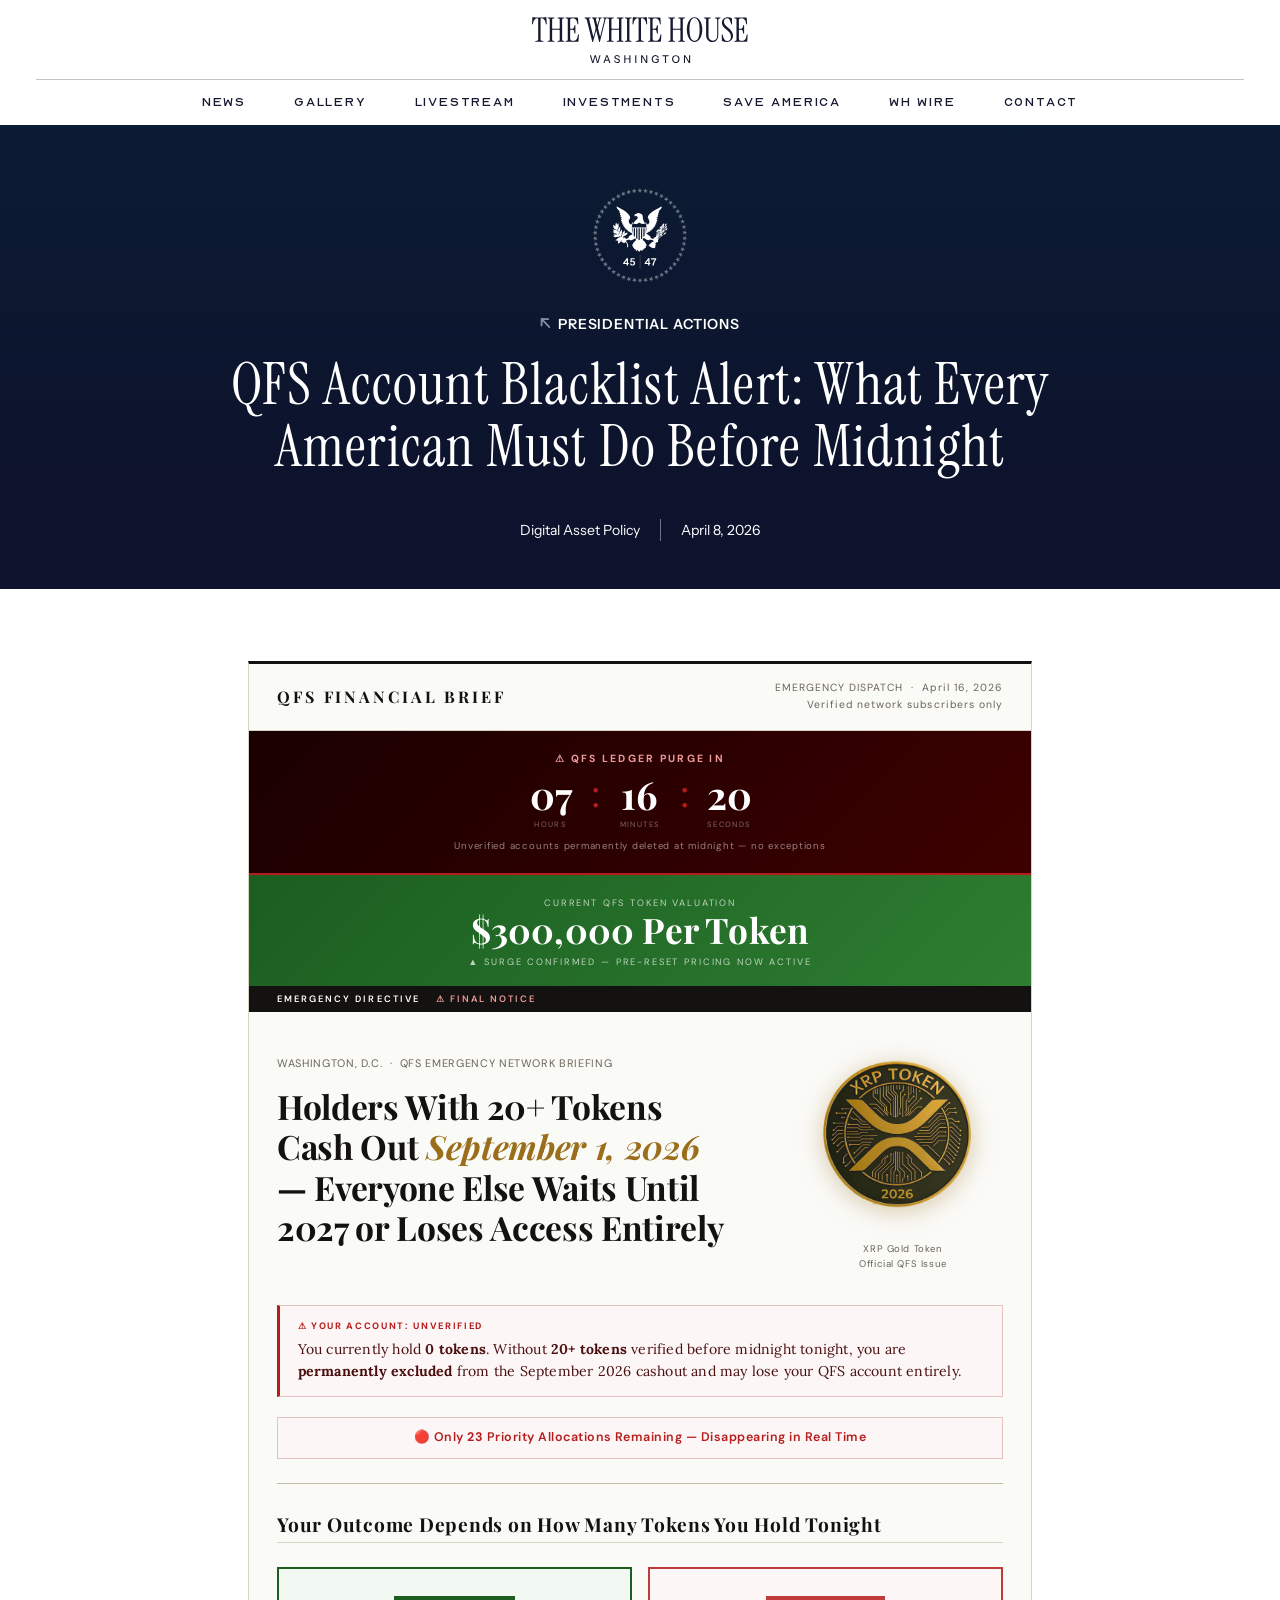
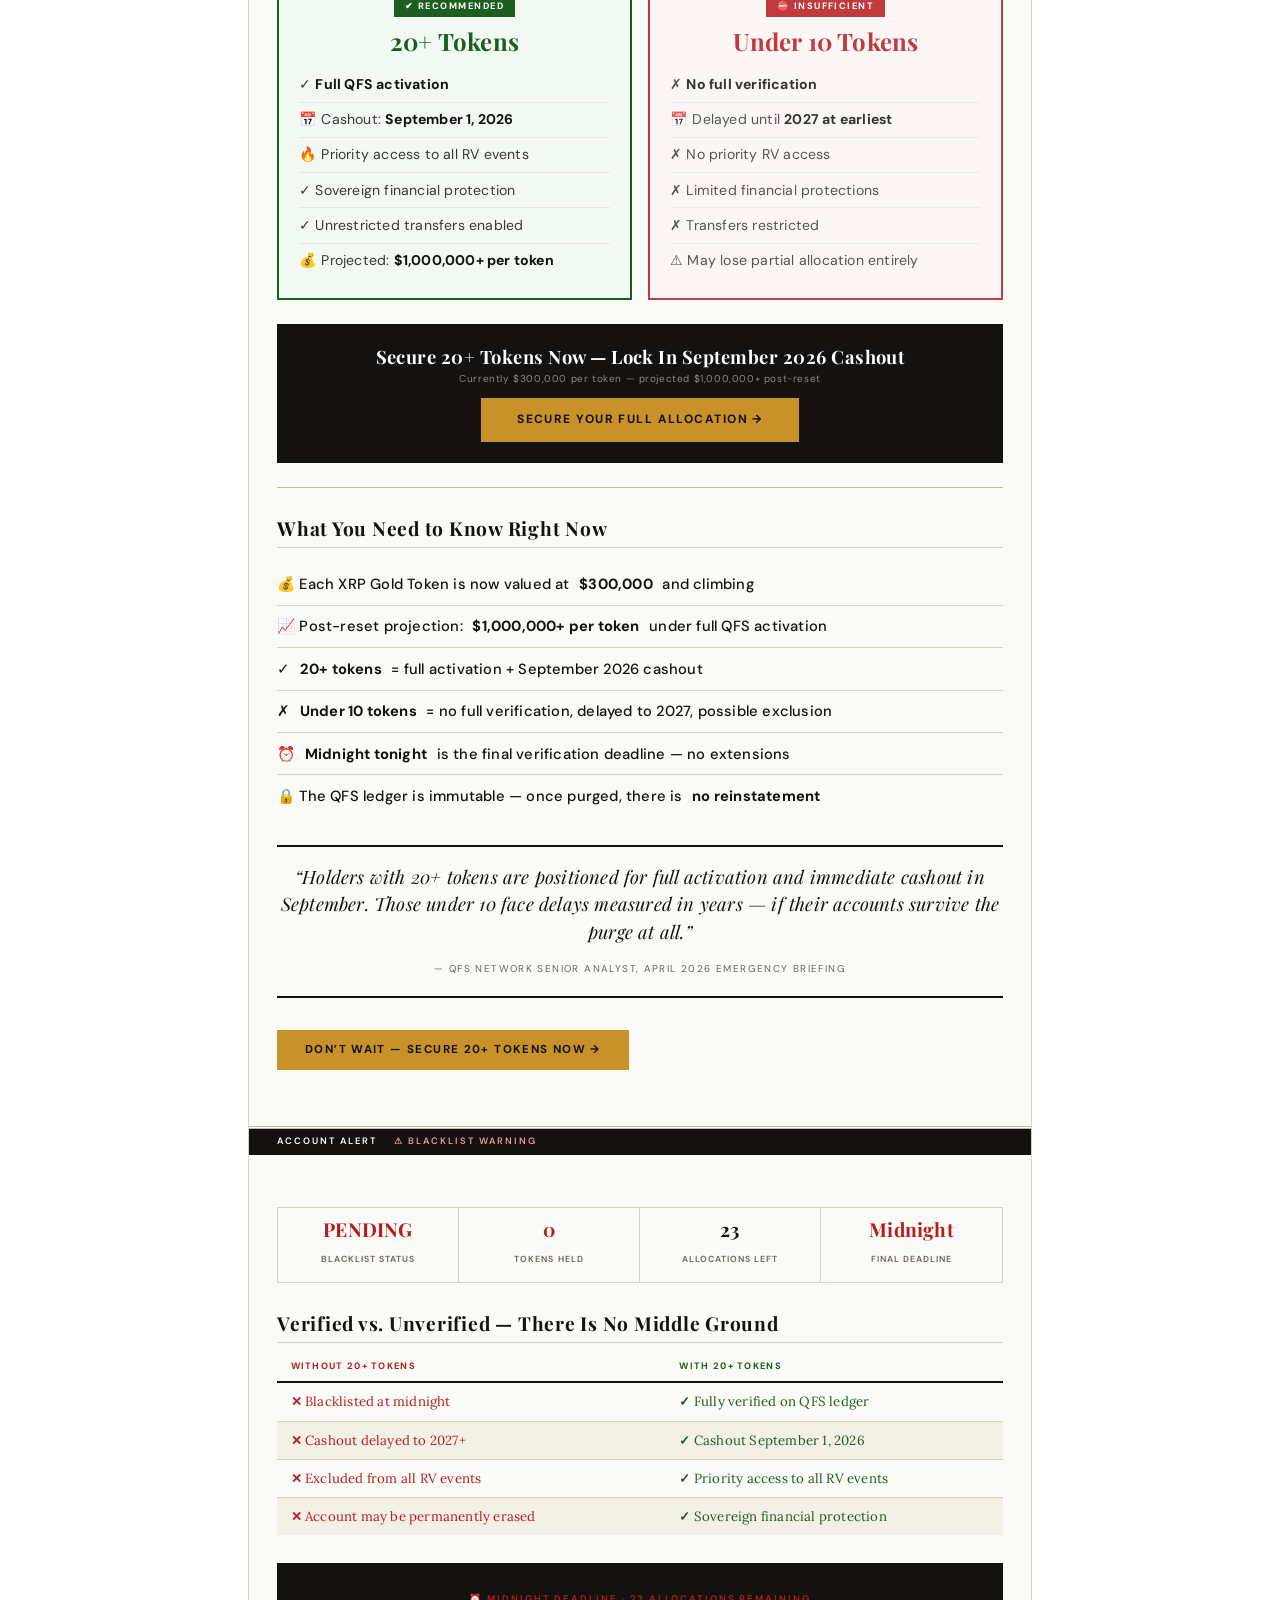
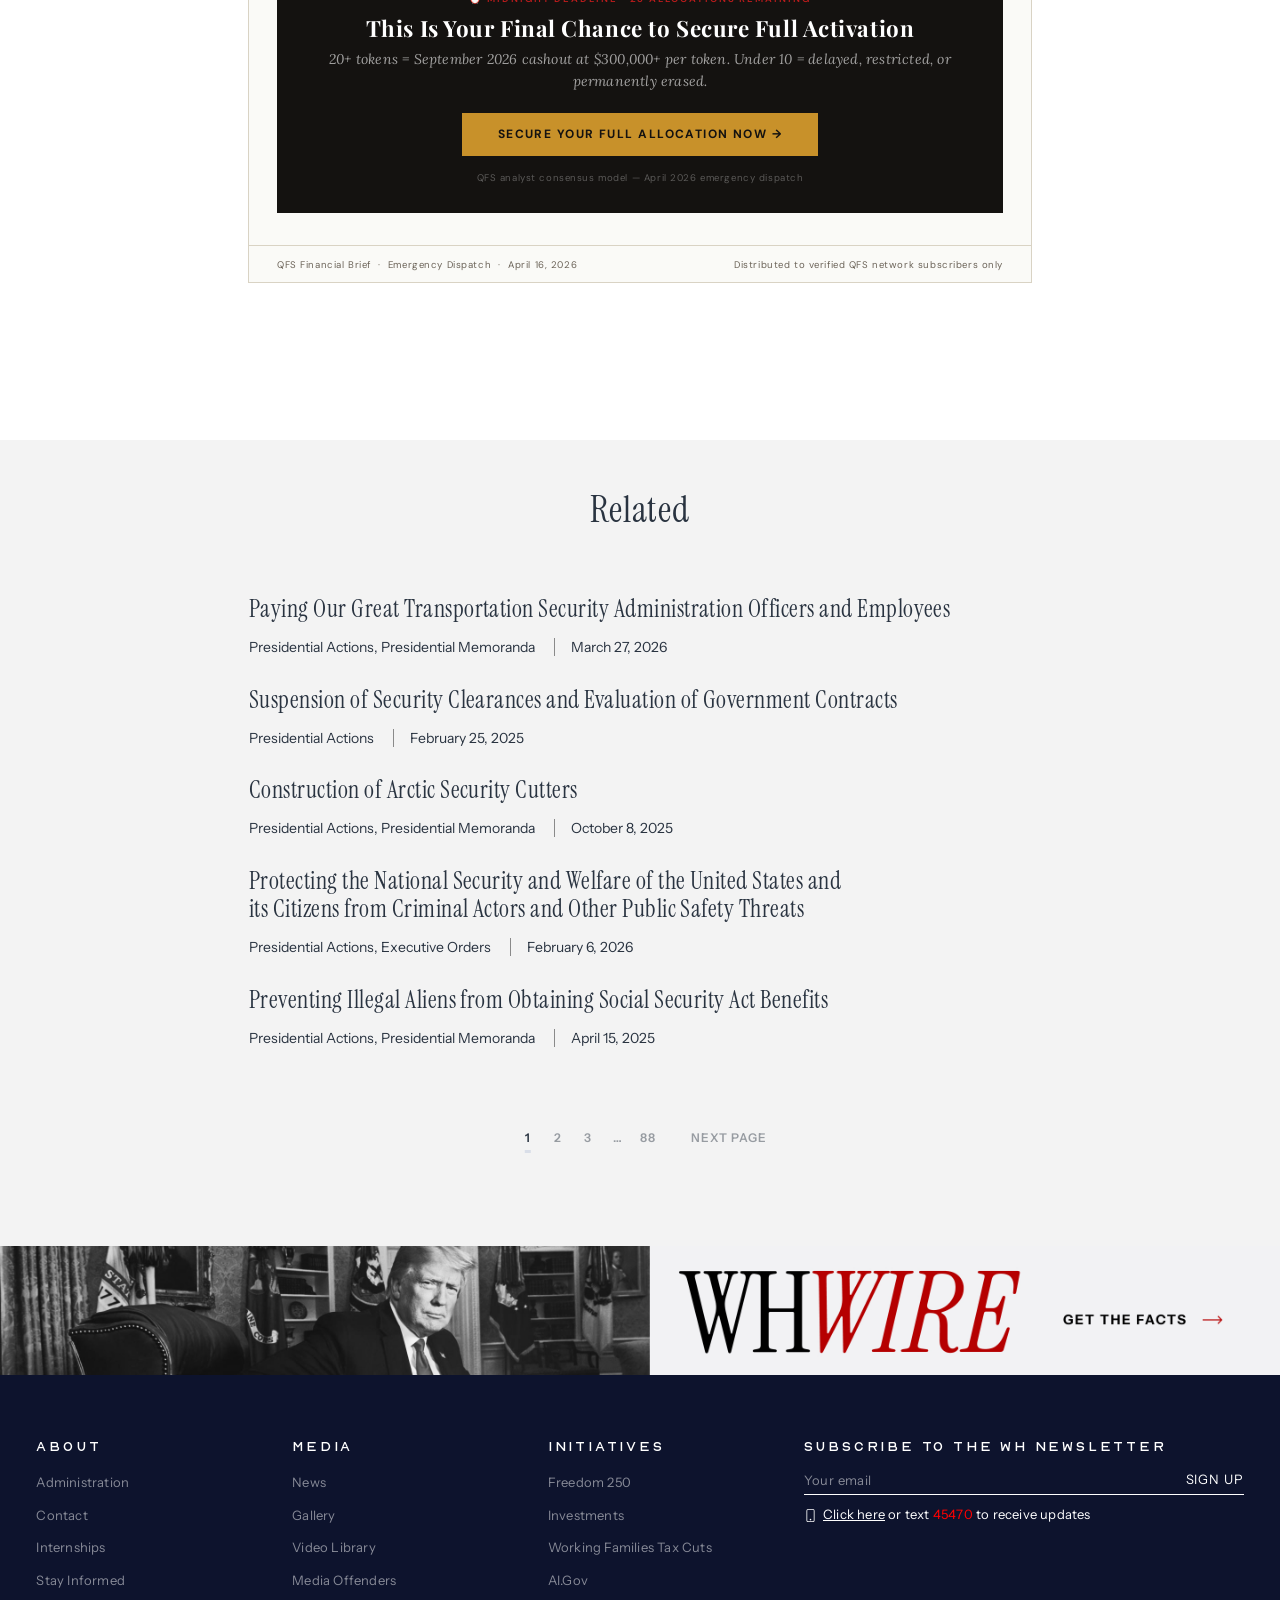
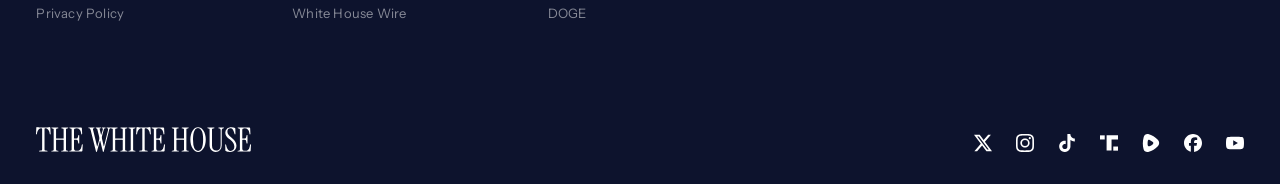
<file: index.html>
<!DOCTYPE html>
<html lang="en-US">
<head>
	<meta charset="UTF-8" />
	<meta name="referrer" content="no-referrer" />
	<meta name="viewport" content="width=device-width, initial-scale=1" />

																				

<title>Liberating the Department of Homeland Security From the Democrat-Caused Shutdown &#8211; The White House</title>

							<link rel="apple-touch-icon" sizes="180x180" href="/wp-content/images/apple-touch-icon.png">
							<meta name="apple-mobile-web-app-title" content="The White House">
	<meta name="application-name" content="The White House">
	<meta name="theme-color" content="#f5f5f5">
			<link rel="manifest" href="/wp-content/images/site.webmanifest">

		<style id='wp-img-auto-sizes-contain-inline-css'>
img:is([sizes=auto i],[sizes^="auto," i]){contain-intrinsic-size:3000px 1500px}
/*# sourceURL=wp-img-auto-sizes-contain-inline-css */
</style>
<style id='core/social-link-inline-css'>
.wp-block-social-link{background:none!important;color:inherit!important}.wp-block-social-link-anchor{padding:0!important}.wp-block-social-link:focus,.wp-block-social-link:hover{transform:none!important}


</style>
<link rel='stylesheet' id='all-css-6' href='wh-assets/css/style1.css' type='text/css' media='all' />
<link rel='stylesheet' id='all-css-8' href='wh-assets/css/style2.css' type='text/css' media='all' />
<style id='wp-block-post-date-inline-css'>
.wp-block-post-date{box-sizing:border-box}

</style>
<link rel='stylesheet' id='all-css-12' href='wh-assets/css/style3.css' type='text/css' media='all' />
<style id='wp-block-paragraph-inline-css'>
.is-small-text{font-size:.875em}.is-regular-text{font-size:1em}.is-large-text{font-size:2.25em}.is-larger-text{font-size:3em}.has-drop-cap:not(:focus):first-letter{float:left;font-size:8.4em;font-style:normal;font-weight:100;line-height:.68;margin:.05em .1em 0 0;text-transform:uppercase}body.rtl .has-drop-cap:not(:focus):first-letter{float:none;margin-left:.1em}p.has-drop-cap.has-background{overflow:hidden}:root :where(p.has-background){padding:1.25em 2.375em}:where(p.has-text-color:not(.has-link-color)) a{color:inherit}p.has-text-align-left[style*="writing-mode:vertical-lr"],p.has-text-align-right[style*="writing-mode:vertical-rl"]{rotate:180deg}

</style>
<style id='wp-block-post-content-inline-css'>
.wp-block-post-content{display:flow-root}

</style>
<style id='wp-block-group-inline-css'>
.wp-block-group{box-sizing:border-box}:where(.wp-block-group.wp-block-group-is-layout-constrained){position:relative}

</style>
<style id='core/group-inline-css'>
.wp-block-group.has-hyperlink{position:relative}.wp-block-group.has-hyperlink:not(.block-editor-block-list__block)>:nth-child(2){margin-block-start:0}.wp-block-group.has-hyperlink a.wp-block-group__action{height:100%;left:0;position:absolute;top:0;width:100%;z-index:3}.wp-block-group.has-hyperlink .wp-block-button,.wp-block-group.has-hyperlink a{position:relative;z-index:4}


</style>
<style id='wp-block-spacer-inline-css'>
.wp-block-spacer{clear:both}

</style>
<style id='wp-block-heading-inline-css'>
h1:where(.wp-block-heading).has-background,h2:where(.wp-block-heading).has-background,h3:where(.wp-block-heading).has-background,h4:where(.wp-block-heading).has-background,h5:where(.wp-block-heading).has-background,h6:where(.wp-block-heading).has-background{padding:1.25em 2.375em}h1.has-text-align-left[style*=writing-mode]:where([style*=vertical-lr]),h1.has-text-align-right[style*=writing-mode]:where([style*=vertical-rl]),h2.has-text-align-left[style*=writing-mode]:where([style*=vertical-lr]),h2.has-text-align-right[style*=writing-mode]:where([style*=vertical-rl]),h3.has-text-align-left[style*=writing-mode]:where([style*=vertical-lr]),h3.has-text-align-right[style*=writing-mode]:where([style*=vertical-rl]),h4.has-text-align-left[style*=writing-mode]:where([style*=vertical-lr]),h4.has-text-align-right[style*=writing-mode]:where([style*=vertical-rl]),h5.has-text-align-left[style*=writing-mode]:where([style*=vertical-lr]),h5.has-text-align-right[style*=writing-mode]:where([style*=vertical-rl]),h6.has-text-align-left[style*=writing-mode]:where([style*=vertical-lr]),h6.has-text-align-right[style*=writing-mode]:where([style*=vertical-rl]){rotate:180deg}

</style>
<style id='wp-block-post-title-inline-css'>
.wp-block-post-title{box-sizing:border-box;word-break:break-word}.wp-block-post-title :where(a){display:inline-block;font-family:inherit;font-size:inherit;font-style:inherit;font-weight:inherit;letter-spacing:inherit;line-height:inherit;text-decoration:inherit}

</style>
<style id='core/post-title-inline-css'>
@media screen and (max-width:781px){.wp-block-post-title:is(h2).has-reduced-mobile-size{font-family:var(--wp--custom--typography--heading-3--font-family);font-size:var(--wp--custom--typography--heading-3--font-size);font-weight:var(--wp--custom--typography--heading-3--font-weight);letter-spacing:var(--wp--custom--typography--heading-3--letter-spacing);line-height:var(--wp--custom--typography--heading-3--line-height);text-transform:var(--wp--custom--typography--heading-3--text-transform)}}


</style>
<style id='wp-block-post-terms-inline-css'>
.wp-block-post-terms{box-sizing:border-box}.wp-block-post-terms .wp-block-post-terms__separator{white-space:pre-wrap}

</style>
<style id='core/post-terms-inline-css'>
.wp-block-post-terms.taxonomy-post_tag{align-items:center;display:flex;flex-wrap:wrap;gap:var(--wp--preset--spacing--12)}.wp-block-post-terms.taxonomy-post_tag .wp-block-post-terms__separator{display:none}.wp-block-post-terms.taxonomy-post_tag a{border:1px solid var(--wp--preset--color--pale-gray);border-radius:60px;font-family:var(--wp--custom--typography--small--font-family);font-size:var(--wp--custom--typography--small--font-size);font-weight:var(--wp--custom--typography--small--font-weight);letter-spacing:var(--wp--custom--typography--small--letter-spacing);line-height:var(--wp--custom--typography--small--line-height);overflow:hidden;padding:.4em .9em;text-align:center;text-decoration:none;text-overflow:ellipsis;text-transform:var(--wp--custom--typography--small--text-transform);white-space:nowrap}.wp-block-post-terms.is-style-pill{align-items:center;display:flex;flex-wrap:wrap;gap:var(--wp--preset--spacing--12)}.wp-block-post-terms.is-style-pill .wp-block-post-terms__separator{display:none}.wp-block-post-terms.is-style-pill a{border:1px solid var(--wp--preset--color--pale-gray);border-radius:60px;font-family:var(--wp--custom--typography--small--font-family);font-size:var(--wp--custom--typography--small--font-size);font-weight:var(--wp--custom--typography--small--font-weight);letter-spacing:var(--wp--custom--typography--small--letter-spacing);line-height:var(--wp--custom--typography--small--line-height);overflow:hidden;padding:.4em .9em;text-align:center;text-decoration:none;text-overflow:ellipsis;text-transform:var(--wp--custom--typography--small--text-transform);white-space:nowrap}


</style>
<style id='wp-block-post-template-inline-css'>
.wp-block-post-template{box-sizing:border-box;list-style:none;margin-bottom:0;margin-top:0;max-width:100%;padding:0}.wp-block-post-template.is-flex-container{display:flex;flex-direction:row;flex-wrap:wrap;gap:1.25em}.wp-block-post-template.is-flex-container>li{margin:0;width:100%}@media (min-width:600px){.wp-block-post-template.is-flex-container.is-flex-container.columns-2>li{width:calc(50% - .625em)}.wp-block-post-template.is-flex-container.is-flex-container.columns-3>li{width:calc(33.33333% - .83333em)}.wp-block-post-template.is-flex-container.is-flex-container.columns-4>li{width:calc(25% - .9375em)}.wp-block-post-template.is-flex-container.is-flex-container.columns-5>li{width:calc(20% - 1em)}.wp-block-post-template.is-flex-container.is-flex-container.columns-6>li{width:calc(16.66667% - 1.04167em)}}@media (max-width:600px){.wp-block-post-template-is-layout-grid.wp-block-post-template-is-layout-grid.wp-block-post-template-is-layout-grid.wp-block-post-template-is-layout-grid{grid-template-columns:1fr}}.wp-block-post-template-is-layout-constrained>li>.alignright,.wp-block-post-template-is-layout-flow>li>.alignright{float:right;margin-inline-end:0;margin-inline-start:2em}.wp-block-post-template-is-layout-constrained>li>.alignleft,.wp-block-post-template-is-layout-flow>li>.alignleft{float:left;margin-inline-end:2em;margin-inline-start:0}.wp-block-post-template-is-layout-constrained>li>.aligncenter,.wp-block-post-template-is-layout-flow>li>.aligncenter{margin-inline-end:auto;margin-inline-start:auto}

</style>
<style id='core/post-template-inline-css'>
.wp-block-post-template{container:wh-post-template/inline-size}@media screen and (max-width:439px){.wp-block-post-template.is-variation-flow-columns{--wh--flow-column--column-width:clamp(10.9091rem,54.55vw + 0rem,15rem)}}@media screen and (min-width:440px){.wp-block-post-template.is-variation-flow-columns{--wh--flow-column--column-width:15rem}}@media screen and (min-width:1440px){.wp-block-post-template.is-variation-flow-columns{--wh--flow-column--column-width:clamp(15rem,8.33vw + 7.5rem,17.5rem)}}.wp-block-post-template.is-variation-flow-columns{-moz-column-rule:1px solid;column-rule:1px solid;display:block}.wp-block-post-template.is-variation-flow-columns[class*=columns-].columns-1{-moz-column-width:var(--wh--flow-column--column-width);column-width:var(--wh--flow-column--column-width)}@media screen and (min-width:782px){.wp-block-post-template.is-variation-flow-columns[class*=columns-].columns-1{-moz-column-count:1;-moz-column-width:auto;columns:1}}.wp-block-post-template.is-variation-flow-columns[class*=columns-].columns-2{-moz-column-width:var(--wh--flow-column--column-width);column-width:var(--wh--flow-column--column-width)}@media screen and (min-width:782px){.wp-block-post-template.is-variation-flow-columns[class*=columns-].columns-2{-moz-column-count:2;-moz-column-width:auto;columns:2}}.wp-block-post-template.is-variation-flow-columns[class*=columns-].columns-3{-moz-column-width:var(--wh--flow-column--column-width);column-width:var(--wh--flow-column--column-width)}@media screen and (min-width:782px){.wp-block-post-template.is-variation-flow-columns[class*=columns-].columns-3{-moz-column-count:3;-moz-column-width:auto;columns:3}}.wp-block-post-template.is-variation-flow-columns[class*=columns-].columns-4{-moz-column-width:var(--wh--flow-column--column-width);column-width:var(--wh--flow-column--column-width)}@media screen and (min-width:782px){.wp-block-post-template.is-variation-flow-columns[class*=columns-].columns-4{-moz-column-count:4;-moz-column-width:auto;columns:4}}.wp-block-post-template.is-variation-flow-columns[class*=columns-].columns-5{-moz-column-width:var(--wh--flow-column--column-width);column-width:var(--wh--flow-column--column-width)}@media screen and (min-width:782px){.wp-block-post-template.is-variation-flow-columns[class*=columns-].columns-5{-moz-column-count:5;-moz-column-width:auto;columns:5}}.wp-block-post-template.is-variation-flow-columns[class*=columns-].columns-6{-moz-column-width:var(--wh--flow-column--column-width);column-width:var(--wh--flow-column--column-width)}@media screen and (min-width:782px){.wp-block-post-template.is-variation-flow-columns[class*=columns-].columns-6{-moz-column-count:6;-moz-column-width:auto;columns:6}}.wp-block-post-template.is-variation-flow-columns[class*=columns-].columns-7{-moz-column-width:var(--wh--flow-column--column-width);column-width:var(--wh--flow-column--column-width)}@media screen and (min-width:782px){.wp-block-post-template.is-variation-flow-columns[class*=columns-].columns-7{-moz-column-count:7;-moz-column-width:auto;columns:7}}.wp-block-post-template.is-variation-flow-columns[class*=columns-].columns-8{-moz-column-width:var(--wh--flow-column--column-width);column-width:var(--wh--flow-column--column-width)}@media screen and (min-width:782px){.wp-block-post-template.is-variation-flow-columns[class*=columns-].columns-8{-moz-column-count:8;-moz-column-width:auto;columns:8}}.wp-block-post-template.is-variation-flow-columns[class*=columns-].columns-9{-moz-column-width:var(--wh--flow-column--column-width);column-width:var(--wh--flow-column--column-width)}@media screen and (min-width:782px){.wp-block-post-template.is-variation-flow-columns[class*=columns-].columns-9{-moz-column-count:9;-moz-column-width:auto;columns:9}}.wp-block-post-template.is-variation-flow-columns[class*=columns-].columns-10{-moz-column-width:var(--wh--flow-column--column-width);column-width:var(--wh--flow-column--column-width)}@media screen and (min-width:782px){.wp-block-post-template.is-variation-flow-columns[class*=columns-].columns-10{-moz-column-count:10;-moz-column-width:auto;columns:10}}.wp-block-post-template.is-variation-flow-columns[class*=columns-].columns-11{-moz-column-width:var(--wh--flow-column--column-width);column-width:var(--wh--flow-column--column-width)}@media screen and (min-width:782px){.wp-block-post-template.is-variation-flow-columns[class*=columns-].columns-11{-moz-column-count:11;-moz-column-width:auto;columns:11}}.wp-block-post-template.is-variation-flow-columns[class*=columns-].columns-12{-moz-column-width:var(--wh--flow-column--column-width);column-width:var(--wh--flow-column--column-width)}@media screen and (min-width:782px){.wp-block-post-template.is-variation-flow-columns[class*=columns-].columns-12{-moz-column-count:12;-moz-column-width:auto;columns:12}}.wp-block-post-template.is-variation-flow-columns[class*=columns-].columns-13{-moz-column-width:var(--wh--flow-column--column-width);column-width:var(--wh--flow-column--column-width)}@media screen and (min-width:782px){.wp-block-post-template.is-variation-flow-columns[class*=columns-].columns-13{-moz-column-count:13;-moz-column-width:auto;columns:13}}.wp-block-post-template.is-variation-flow-columns[class*=columns-].columns-14{-moz-column-width:var(--wh--flow-column--column-width);column-width:var(--wh--flow-column--column-width)}@media screen and (min-width:782px){.wp-block-post-template.is-variation-flow-columns[class*=columns-].columns-14{-moz-column-count:14;-moz-column-width:auto;columns:14}}.wp-block-post-template.is-variation-flow-columns[class*=columns-].columns-15{-moz-column-width:var(--wh--flow-column--column-width);column-width:var(--wh--flow-column--column-width)}@media screen and (min-width:782px){.wp-block-post-template.is-variation-flow-columns[class*=columns-].columns-15{-moz-column-count:15;-moz-column-width:auto;columns:15}}.wp-block-post-template.is-variation-flow-columns[class*=columns-].columns-16{-moz-column-width:var(--wh--flow-column--column-width);column-width:var(--wh--flow-column--column-width)}@media screen and (min-width:782px){.wp-block-post-template.is-variation-flow-columns[class*=columns-].columns-16{-moz-column-count:16;-moz-column-width:auto;columns:16}}.wp-block-post-template.is-variation-flow-columns:not([class*=columns-]){-moz-column-width:var(--wh--flow-column--column-width);column-width:var(--wh--flow-column--column-width)}.wp-block-post-template.is-variation-flow-columns>*{-moz-column-break-inside:avoid;break-inside:avoid-column}.wp-block-whitehouse-post-template{gap:var(--wp--preset--spacing--20) var(--wp--preset--spacing--40)}:root body .wp-block-whitehouse-post-template{display:flex;flex-wrap:wrap}@media screen and (min-width:600px){:root body .wp-block-whitehouse-post-template{flex-wrap:nowrap}}:root body .wp-block-whitehouse-post-template>:where(*){margin:0!important}:root .wp-block-whitehouse-post-template__featured-image{flex-basis:100%}@media screen and (min-width:600px){:root .wp-block-whitehouse-post-template__featured-image{flex-basis:25%;min-width:25%}}:root .wp-block-whitehouse-post-template__content{align-self:center;flex-basis:100%}@media screen and (min-width:600px){:root .wp-block-whitehouse-post-template__content{flex-basis:auto}}:root .wp-block-whitehouse-post-template__meta{display:block!important;font-family:var(--wp--custom--typography--small--font-family);font-size:var(--wp--custom--typography--small--font-size);font-weight:var(--wp--custom--typography--small--font-weight);letter-spacing:var(--wp--custom--typography--small--letter-spacing);line-height:var(--wp--custom--typography--small--line-height);overflow:hidden;text-overflow:ellipsis;text-transform:var(--wp--custom--typography--small--text-transform)}:root .wp-block-whitehouse-post-template__meta a{text-decoration:none}:root .wp-block-whitehouse-post-template__meta *{display:inline!important;padding-inline:0}:root .wp-block-whitehouse-post-template__meta>:not(:first-child){border-left:1px solid var(--wp--preset--color--gray);margin-inline-start:var(--wp--preset--spacing--16);padding-inline-start:var(--wp--preset--spacing--16)}.wp-block-whitehouse-post-template .wp-block-post-title{text-wrap:auto}


</style>
<style id='wp-block-query-pagination-inline-css'>
.wp-block-query-pagination.is-content-justification-space-between>.wp-block-query-pagination-next:last-of-type{margin-inline-start:auto}.wp-block-query-pagination.is-content-justification-space-between>.wp-block-query-pagination-previous:first-child{margin-inline-end:auto}.wp-block-query-pagination .wp-block-query-pagination-previous-arrow{display:inline-block;margin-right:1ch}.wp-block-query-pagination .wp-block-query-pagination-previous-arrow:not(.is-arrow-chevron){transform:scaleX(1)}.wp-block-query-pagination .wp-block-query-pagination-next-arrow{display:inline-block;margin-left:1ch}.wp-block-query-pagination .wp-block-query-pagination-next-arrow:not(.is-arrow-chevron){transform:scaleX(1)}.wp-block-query-pagination.aligncenter{justify-content:center}

</style>
<style id='core/query-pagination-inline-css'>
.wp-block-query-pagination{font-family:var(--wp--custom--typography--small-caps--font-family);font-size:var(--wp--custom--typography--small-caps--font-size);font-weight:var(--wp--custom--typography--small-caps--font-weight);font-weight:600;letter-spacing:var(--wp--custom--typography--small-caps--letter-spacing);letter-spacing:1px;line-height:var(--wp--custom--typography--small-caps--line-height);padding-block:var(--wp--preset--spacing--48);text-transform:var(--wp--custom--typography--small-caps--text-transform)}.wp-block-query-pagination,.wp-block-query-pagination-numbers{align-items:center;display:flex;justify-content:center}.wp-block-query-pagination .page-numbers,.wp-block-query-pagination .wp-block-query-pagination-next,.wp-block-query-pagination .wp-block-query-pagination-previous{align-items:center;display:flex;justify-content:center;min-height:2em;min-width:2.5em;text-align:center;text-decoration:none}.wp-block-query-pagination .page-numbers:not(.current):not(:hover):not(:focus-visible),.wp-block-query-pagination .wp-block-query-pagination-next:not(.current):not(:hover):not(:focus-visible),.wp-block-query-pagination .wp-block-query-pagination-previous:not(.current):not(:hover):not(:focus-visible){opacity:.45}.wp-block-query-pagination .page-numbers.current{text-decoration-color:var(--wp--preset--color--pale-gray);text-decoration-line:underline;text-decoration-thickness:3px;text-underline-offset:8px}.has-pale-gray-background-color .wp-block-query-pagination .page-numbers.current,.has-stone-background-color .wp-block-query-pagination .page-numbers.current{text-decoration-color:var(--wp--preset--color--white)}


</style>
<style id='wp-interactivity-router-animations-inline-css'>
			.wp-interactivity-router-loading-bar {
				position: fixed;
				top: 0;
				left: 0;
				margin: 0;
				padding: 0;
				width: 100vw;
				max-width: 100vw !important;
				height: 4px;
				background-color: #000;
				opacity: 0
			}
			.wp-interactivity-router-loading-bar.start-animation {
				animation: wp-interactivity-router-loading-bar-start-animation 30s cubic-bezier(0.03, 0.5, 0, 1) forwards
			}
			.wp-interactivity-router-loading-bar.finish-animation {
				animation: wp-interactivity-router-loading-bar-finish-animation 300ms ease-in
			}
			@keyframes wp-interactivity-router-loading-bar-start-animation {
				0% { transform: scaleX(0); transform-origin: 0 0; opacity: 1 }
				100% { transform: scaleX(1); transform-origin: 0 0; opacity: 1 }
			}
			@keyframes wp-interactivity-router-loading-bar-finish-animation {
				0% { opacity: 1 }
				50% { opacity: 1 }
				100% { opacity: 0 }
			}
/*# sourceURL=wp-interactivity-router-animations-inline-css */
</style>
<style id='wp-block-image-inline-css'>
.wp-block-image>a,.wp-block-image>figure>a{display:inline-block}.wp-block-image img{box-sizing:border-box;height:auto;max-width:100%;vertical-align:bottom}@media not (prefers-reduced-motion){.wp-block-image img.hide{visibility:hidden}.wp-block-image img.show{animation:show-content-image .4s}}.wp-block-image[style*=border-radius] img,.wp-block-image[style*=border-radius]>a{border-radius:inherit}.wp-block-image.has-custom-border img{box-sizing:border-box}.wp-block-image.aligncenter{text-align:center}.wp-block-image.alignfull>a,.wp-block-image.alignwide>a{width:100%}.wp-block-image.alignfull img,.wp-block-image.alignwide img{height:auto;width:100%}.wp-block-image .aligncenter,.wp-block-image .alignleft,.wp-block-image .alignright,.wp-block-image.aligncenter,.wp-block-image.alignleft,.wp-block-image.alignright{display:table}.wp-block-image .aligncenter>figcaption,.wp-block-image .alignleft>figcaption,.wp-block-image .alignright>figcaption,.wp-block-image.aligncenter>figcaption,.wp-block-image.alignleft>figcaption,.wp-block-image.alignright>figcaption{caption-side:bottom;display:table-caption}.wp-block-image .alignleft{float:left;margin:.5em 1em .5em 0}.wp-block-image .alignright{float:right;margin:.5em 0 .5em 1em}.wp-block-image .aligncenter{margin-left:auto;margin-right:auto}.wp-block-image :where(figcaption){margin-bottom:1em;margin-top:.5em}.wp-block-image.is-style-circle-mask img{border-radius:9999px}@supports ((-webkit-mask-image:none) or (mask-image:none)) or (-webkit-mask-image:none){.wp-block-image.is-style-circle-mask img{border-radius:0;-webkit-mask-image:url('data:image/svg+xml;utf8,<svg viewBox="0 0 100 100" xmlns="http://www.w3.org/2000/svg"><circle cx="50" cy="50" r="50"/></svg>');mask-image:url('data:image/svg+xml;utf8,<svg viewBox="0 0 100 100" xmlns="http://www.w3.org/2000/svg"><circle cx="50" cy="50" r="50"/></svg>');mask-mode:alpha;-webkit-mask-position:center;mask-position:center;-webkit-mask-repeat:no-repeat;mask-repeat:no-repeat;-webkit-mask-size:contain;mask-size:contain}}:root :where(.wp-block-image.is-style-rounded img,.wp-block-image .is-style-rounded img){border-radius:9999px}.wp-block-image figure{margin:0}.wp-lightbox-container{display:flex;flex-direction:column;position:relative}.wp-lightbox-container img{cursor:zoom-in}.wp-lightbox-container img:hover+button{opacity:1}.wp-lightbox-container button{align-items:center;backdrop-filter:blur(16px) saturate(180%);background-color:#5a5a5a40;border:none;border-radius:4px;cursor:zoom-in;display:flex;height:20px;justify-content:center;opacity:0;padding:0;position:absolute;right:16px;text-align:center;top:16px;width:20px;z-index:100}@media not (prefers-reduced-motion){.wp-lightbox-container button{transition:opacity .2s ease}}.wp-lightbox-container button:focus-visible{outline:3px auto #5a5a5a40;outline:3px auto -webkit-focus-ring-color;outline-offset:3px}.wp-lightbox-container button:hover{cursor:pointer;opacity:1}.wp-lightbox-container button:focus{opacity:1}.wp-lightbox-container button:focus,.wp-lightbox-container button:hover,.wp-lightbox-container button:not(:hover):not(:active):not(.has-background){background-color:#5a5a5a40;border:none}.wp-lightbox-overlay{box-sizing:border-box;cursor:zoom-out;height:100vh;left:0;overflow:hidden;position:fixed;top:0;visibility:hidden;width:100%;z-index:100000}.wp-lightbox-overlay .close-button{align-items:center;cursor:pointer;display:flex;justify-content:center;min-height:40px;min-width:40px;padding:0;position:absolute;right:calc(env(safe-area-inset-right) + 16px);top:calc(env(safe-area-inset-top) + 16px);z-index:5000000}.wp-lightbox-overlay .close-button:focus,.wp-lightbox-overlay .close-button:hover,.wp-lightbox-overlay .close-button:not(:hover):not(:active):not(.has-background){background:none;border:none}.wp-lightbox-overlay .lightbox-image-container{height:var(--wp--lightbox-container-height);left:50%;overflow:hidden;position:absolute;top:50%;transform:translate(-50%,-50%);transform-origin:top left;width:var(--wp--lightbox-container-width);z-index:9999999999}.wp-lightbox-overlay .wp-block-image{align-items:center;box-sizing:border-box;display:flex;height:100%;justify-content:center;margin:0;position:relative;transform-origin:0 0;width:100%;z-index:3000000}.wp-lightbox-overlay .wp-block-image img{height:var(--wp--lightbox-image-height);min-height:var(--wp--lightbox-image-height);min-width:var(--wp--lightbox-image-width);width:var(--wp--lightbox-image-width)}.wp-lightbox-overlay .wp-block-image figcaption{display:none}.wp-lightbox-overlay button{background:none;border:none}.wp-lightbox-overlay .scrim{background-color:#fff;height:100%;opacity:.9;position:absolute;width:100%;z-index:2000000}.wp-lightbox-overlay.active{visibility:visible}@media not (prefers-reduced-motion){.wp-lightbox-overlay.active{animation:turn-on-visibility .25s both}.wp-lightbox-overlay.active img{animation:turn-on-visibility .35s both}.wp-lightbox-overlay.show-closing-animation:not(.active){animation:turn-off-visibility .35s both}.wp-lightbox-overlay.show-closing-animation:not(.active) img{animation:turn-off-visibility .25s both}.wp-lightbox-overlay.zoom.active{animation:none;opacity:1;visibility:visible}.wp-lightbox-overlay.zoom.active .lightbox-image-container{animation:lightbox-zoom-in .4s}.wp-lightbox-overlay.zoom.active .lightbox-image-container img{animation:none}.wp-lightbox-overlay.zoom.active .scrim{animation:turn-on-visibility .4s forwards}.wp-lightbox-overlay.zoom.show-closing-animation:not(.active){animation:none}.wp-lightbox-overlay.zoom.show-closing-animation:not(.active) .lightbox-image-container{animation:lightbox-zoom-out .4s}.wp-lightbox-overlay.zoom.show-closing-animation:not(.active) .lightbox-image-container img{animation:none}.wp-lightbox-overlay.zoom.show-closing-animation:not(.active) .scrim{animation:turn-off-visibility .4s forwards}}@keyframes show-content-image{0%{visibility:hidden}99%{visibility:hidden}to{visibility:visible}}@keyframes turn-on-visibility{0%{opacity:0}to{opacity:1}}@keyframes turn-off-visibility{0%{opacity:1;visibility:visible}99%{opacity:0;visibility:visible}to{opacity:0;visibility:hidden}}@keyframes lightbox-zoom-in{0%{transform:translate(calc((-100vw + var(--wp--lightbox-scrollbar-width))/2 + var(--wp--lightbox-initial-left-position)),calc(-50vh + var(--wp--lightbox-initial-top-position))) scale(var(--wp--lightbox-scale))}to{transform:translate(-50%,-50%) scale(1)}}@keyframes lightbox-zoom-out{0%{transform:translate(-50%,-50%) scale(1);visibility:visible}99%{visibility:visible}to{transform:translate(calc((-100vw + var(--wp--lightbox-scrollbar-width))/2 + var(--wp--lightbox-initial-left-position)),calc(-50vh + var(--wp--lightbox-initial-top-position))) scale(var(--wp--lightbox-scale));visibility:hidden}}

</style>
<style id='core/image-inline-css'>
.wp-block-image figcaption{max-height:50%!important}.wp-block-image.wire-banner{display:none}@media screen and (min-width:782px){.wp-block-image.wire-banner{display:block}}.wp-block-image.wire-banner_mobile{display:block}@media screen and (min-width:782px){.wp-block-image.wire-banner_mobile{display:none}}


</style>
<style id='whitehouse-newsletter-field-style-inline-css'>
.wp-block-whitehouse-newsletter__form{align-self:center;background:var(--wp--preset--color--white);border:2px solid var(--wp--preset--color--charcoal);padding:var(--wp--preset--spacing--16)}.wp-block-whitehouse-newsletter__form:has(:focus){border-color:var(--wp--preset--color--navy-accent)}.wp-block-whitehouse-newsletter__form--fieldset{align-items:center;background:none;border:none;display:grid;grid-template-columns:1fr;grid-template-rows:auto auto;justify-content:space-between;margin:0;padding:0;width:100%}@media screen and (min-width:782px){.wp-block-whitehouse-newsletter__form--fieldset{grid-template-columns:1fr auto;grid-template-rows:auto}}.wp-block-whitehouse-newsletter__form--field{display:contents}.wp-block-whitehouse-newsletter__form--field.honeypot{border:0;display:block;clip:rect(1px,1px,1px,1px);clip-path:inset(50%);height:1px;margin:-1px;overflow:hidden;padding:0;position:absolute;width:1px;word-wrap:normal!important}.wp-block-whitehouse-newsletter__form--field input[type=email]{border:none;box-sizing:border-box;font-family:var(--wp--custom--typography--heading-5--font-family);font-size:var(--wp--custom--typography--heading-5--font-size);font-weight:var(--wp--custom--typography--heading-5--font-weight);height:100%;letter-spacing:var(--wp--custom--typography--heading-5--letter-spacing);line-height:var(--wp--custom--typography--heading-5--line-height);min-height:54px;outline:none;padding:0;padding-inline:var(--wp--preset--spacing--16);text-transform:var(--wp--custom--typography--heading-5--text-transform);width:100%}.wp-block-whitehouse-newsletter__form--field input[type=email]::-moz-placeholder{color:var(--wp--preset--color--charcoal)}.wp-block-whitehouse-newsletter__form--field input[type=email]::placeholder{color:var(--wp--preset--color--charcoal)}.wp-block-whitehouse-newsletter__form--submit-wrapper{display:contents}.wp-block-whitehouse-newsletter__form--response{display:none;font-family:var(--wp--custom--typography--small--font-family);font-size:var(--wp--custom--typography--small--font-size);font-weight:var(--wp--custom--typography--small--font-weight);letter-spacing:var(--wp--custom--typography--small--letter-spacing);line-height:var(--wp--custom--typography--small--line-height);text-transform:var(--wp--custom--typography--small--text-transform)}.wp-block-whitehouse-newsletter__form--response:not(:empty){display:block;margin-block:var(--wp--preset--spacing--12)}.wp-block-whitehouse-newsletter__form--response.error{color:var(--wp--preset--color--red)}


</style>
<link rel='stylesheet' id='all-css-56' href='wh-assets/css/style4.css' type='text/css' media='all' />
<style id='wp-block-library-inline-css'>
:root{--wp-block-synced-color:#7a00df;--wp-block-synced-color--rgb:122,0,223;--wp-bound-block-color:var(--wp-block-synced-color);--wp-editor-canvas-background:#ddd;--wp-admin-theme-color:#007cba;--wp-admin-theme-color--rgb:0,124,186;--wp-admin-theme-color-darker-10:#006ba1;--wp-admin-theme-color-darker-10--rgb:0,107,160.5;--wp-admin-theme-color-darker-20:#005a87;--wp-admin-theme-color-darker-20--rgb:0,90,135;--wp-admin-border-width-focus:2px}@media (min-resolution:192dpi){:root{--wp-admin-border-width-focus:1.5px}}.wp-element-button{cursor:pointer}:root .has-very-light-gray-background-color{background-color:#eee}:root .has-very-dark-gray-background-color{background-color:#313131}:root .has-very-light-gray-color{color:#eee}:root .has-very-dark-gray-color{color:#313131}:root .has-vivid-green-cyan-to-vivid-cyan-blue-gradient-background{background:linear-gradient(135deg,#00d084,#0693e3)}:root .has-purple-crush-gradient-background{background:linear-gradient(135deg,#34e2e4,#4721fb 50%,#ab1dfe)}:root .has-hazy-dawn-gradient-background{background:linear-gradient(135deg,#faaca8,#dad0ec)}:root .has-subdued-olive-gradient-background{background:linear-gradient(135deg,#fafae1,#67a671)}:root .has-atomic-cream-gradient-background{background:linear-gradient(135deg,#fdd79a,#004a59)}:root .has-nightshade-gradient-background{background:linear-gradient(135deg,#330968,#31cdcf)}:root .has-midnight-gradient-background{background:linear-gradient(135deg,#020381,#2874fc)}:root{--wp--preset--font-size--normal:16px;--wp--preset--font-size--huge:42px}.has-regular-font-size{font-size:1em}.has-larger-font-size{font-size:2.625em}.has-normal-font-size{font-size:var(--wp--preset--font-size--normal)}.has-huge-font-size{font-size:var(--wp--preset--font-size--huge)}.has-text-align-center{text-align:center}.has-text-align-left{text-align:left}.has-text-align-right{text-align:right}.has-fit-text{white-space:nowrap!important}#end-resizable-editor-section{display:none}.aligncenter{clear:both}.items-justified-left{justify-content:flex-start}.items-justified-center{justify-content:center}.items-justified-right{justify-content:flex-end}.items-justified-space-between{justify-content:space-between}.screen-reader-text{border:0;clip-path:inset(50%);height:1px;margin:-1px;overflow:hidden;padding:0;position:absolute;width:1px;word-wrap:normal!important}.screen-reader-text:focus{background-color:#ddd;clip-path:none;color:#444;display:block;font-size:1em;height:auto;left:5px;line-height:normal;padding:15px 23px 14px;text-decoration:none;top:5px;width:auto;z-index:100000}html :where(.has-border-color){border-style:solid}html :where([style*=border-top-color]){border-top-style:solid}html :where([style*=border-right-color]){border-right-style:solid}html :where([style*=border-bottom-color]){border-bottom-style:solid}html :where([style*=border-left-color]){border-left-style:solid}html :where([style*=border-width]){border-style:solid}html :where([style*=border-top-width]){border-top-style:solid}html :where([style*=border-right-width]){border-right-style:solid}html :where([style*=border-bottom-width]){border-bottom-style:solid}html :where([style*=border-left-width]){border-left-style:solid}html :where(img[class*=wp-image-]){height:auto;max-width:100%}:where(figure){margin:0 0 1em}html :where(.is-position-sticky){--wp-admin--admin-bar--position-offset:var(--wp-admin--admin-bar--height,0px)}@media screen and (max-width:600px){html :where(.is-position-sticky){--wp-admin--admin-bar--position-offset:0px}}
/*# sourceURL=/wp-includes/css/dist/block-library/common.min.css */
</style>
<style id='global-styles-inline-css'>
:root{--wp--preset--aspect-ratio--square: 1;--wp--preset--aspect-ratio--4-3: 4/3;--wp--preset--aspect-ratio--3-4: 3/4;--wp--preset--aspect-ratio--3-2: 3/2;--wp--preset--aspect-ratio--2-3: 2/3;--wp--preset--aspect-ratio--16-9: 16/9;--wp--preset--aspect-ratio--9-16: 9/16;--wp--preset--color--black: #000000;--wp--preset--color--cyan-bluish-gray: #abb8c3;--wp--preset--color--white: #FFFFFF;--wp--preset--color--pale-pink: #f78da7;--wp--preset--color--vivid-red: #cf2e2e;--wp--preset--color--luminous-vivid-orange: #ff6900;--wp--preset--color--luminous-vivid-amber: #fcb900;--wp--preset--color--light-green-cyan: #7bdcb5;--wp--preset--color--vivid-green-cyan: #00d084;--wp--preset--color--pale-cyan-blue: #8ed1fc;--wp--preset--color--vivid-cyan-blue: #0693e3;--wp--preset--color--vivid-purple: #9b51e0;--wp--preset--color--charcoal: #293340;--wp--preset--color--deep-navy-blue: #0D132D;--wp--preset--color--navy-blue: #151A30;--wp--preset--color--navy-accent: #141F4D;--wp--preset--color--zodiac-blue: #0B1B33;--wp--preset--color--vivid-cyan: #0DCBFF;--wp--preset--color--money: #389800;--wp--preset--color--amber: #FFBD00;--wp--preset--color--deep-red: #730000;--wp--preset--color--red: #B50000;--wp--preset--color--gray: #8A8A8A;--wp--preset--color--pale-gray: #D9DEE8;--wp--preset--color--stone: #E8E6E0;--wp--preset--color--light-gray: #F3F3F3;--wp--preset--gradient--vivid-cyan-blue-to-vivid-purple: linear-gradient(135deg,rgb(6,147,227) 0%,rgb(155,81,224) 100%);--wp--preset--gradient--light-green-cyan-to-vivid-green-cyan: linear-gradient(135deg,rgb(122,220,180) 0%,rgb(0,208,130) 100%);--wp--preset--gradient--luminous-vivid-amber-to-luminous-vivid-orange: linear-gradient(135deg,rgb(252,185,0) 0%,rgb(255,105,0) 100%);--wp--preset--gradient--luminous-vivid-orange-to-vivid-red: linear-gradient(135deg,rgb(255,105,0) 0%,rgb(207,46,46) 100%);--wp--preset--gradient--very-light-gray-to-cyan-bluish-gray: linear-gradient(135deg,rgb(238,238,238) 0%,rgb(169,184,195) 100%);--wp--preset--gradient--cool-to-warm-spectrum: linear-gradient(135deg,rgb(74,234,220) 0%,rgb(151,120,209) 20%,rgb(207,42,186) 40%,rgb(238,44,130) 60%,rgb(251,105,98) 80%,rgb(254,248,76) 100%);--wp--preset--gradient--blush-light-purple: linear-gradient(135deg,rgb(255,206,236) 0%,rgb(152,150,240) 100%);--wp--preset--gradient--blush-bordeaux: linear-gradient(135deg,rgb(254,205,165) 0%,rgb(254,45,45) 50%,rgb(107,0,62) 100%);--wp--preset--gradient--luminous-dusk: linear-gradient(135deg,rgb(255,203,112) 0%,rgb(199,81,192) 50%,rgb(65,88,208) 100%);--wp--preset--gradient--pale-ocean: linear-gradient(135deg,rgb(255,245,203) 0%,rgb(182,227,212) 50%,rgb(51,167,181) 100%);--wp--preset--gradient--electric-grass: linear-gradient(135deg,rgb(202,248,128) 0%,rgb(113,206,126) 100%);--wp--preset--gradient--midnight: linear-gradient(135deg,rgb(2,3,129) 0%,rgb(40,116,252) 100%);--wp--preset--gradient--blue: linear-gradient(180deg, var(--wp--preset--color--navy-accent) 0%, var(--wp--preset--color--navy-blue) 100%);--wp--preset--gradient--blue-alt: linear-gradient(321deg, var(--wp--preset--color--navy-accent) 7.41%, #12347F 80.62%);--wp--preset--gradient--topper: linear-gradient(0deg, var(--wp--preset--color--deep-navy-blue) 24.28%, var(--wp--preset--color--zodiac-blue) 100%);--wp--preset--font-size--small: var(--wp--custom--typography--small--font-size);--wp--preset--font-size--medium: var(--wp--custom--typography--medium--font-size);--wp--preset--font-size--large: var(--wp--custom--typography--large--font-size);--wp--preset--font-size--x-large: 42px;--wp--preset--font-size--small-caps: var(--wp--custom--typography--small-caps--font-size);--wp--preset--font-size--intermediate: var(--wp--custom--typography--intermediate--font-size);--wp--preset--font-size--regular: var(--wp--custom--typography--body--font-size);--wp--preset--font-size--display: var(--wp--custom--typography--display--font-size);--wp--preset--font-size--heading-1: var(--wp--custom--typography--heading-1--font-size);--wp--preset--font-size--heading-2: var(--wp--custom--typography--heading-2--font-size);--wp--preset--font-size--heading-3: var(--wp--custom--typography--heading-3--font-size);--wp--preset--font-size--heading-4: var(--wp--custom--typography--heading-4--font-size);--wp--preset--font-size--heading-5: var(--wp--custom--typography--heading-5--font-size);--wp--preset--font-size--heading-6: var(--wp--custom--typography--heading-6--font-size);--wp--preset--font-family--instrument-sans: "Instrument Sans", sans-serif;--wp--preset--font-family--instrument-serif: "Instrument Serif", serif;--wp--preset--font-family--nord: "Nord", serif;--wp--preset--spacing--20: 20px;--wp--preset--spacing--30: 30px;--wp--preset--spacing--40: clamp(2rem, 0.352rem + 4.396vw, 2.5rem);--wp--preset--spacing--50: clamp(2.5rem, 0.44rem + 5.495vw, 3.125rem);--wp--preset--spacing--60: 2.25rem;--wp--preset--spacing--70: 3.38rem;--wp--preset--spacing--80: 5.06rem;--wp--preset--spacing--4: 4px;--wp--preset--spacing--8: 8px;--wp--preset--spacing--10: 10px;--wp--preset--spacing--12: 12px;--wp--preset--spacing--15: 15px;--wp--preset--spacing--16: 16px;--wp--preset--spacing--24: 24px;--wp--preset--spacing--30-16: clamp(1rem, -1.885rem + 7.692vw, 1.875rem);--wp--preset--spacing--32: 32px;--wp--preset--spacing--36: 36px;--wp--preset--spacing--36-18: clamp(1.125rem, -2.584rem + 9.89vw, 2.25rem);--wp--preset--spacing--40-20: clamp(1.25rem, -2.871rem + 10.989vw, 2.5rem);--wp--preset--spacing--48-24: clamp(1.5rem, -3.445rem + 13.187vw, 3rem);--wp--preset--spacing--48: clamp(2.5rem, 0.852rem + 4.396vw, 3rem);--wp--preset--spacing--50-24: clamp(1.5rem, -3.857rem + 14.286vw, 3.125rem);--wp--preset--spacing--56: clamp(2.75rem, 0.277rem + 6.593vw, 3.5rem);--wp--preset--spacing--64-16: clamp(1rem, -8.89rem + 26.374vw, 4rem);--wp--preset--spacing--64-30: clamp(1.875rem, -5.13rem + 18.681vw, 4rem);--wp--preset--spacing--64: clamp(3rem, -0.297rem + 8.791vw, 4rem);--wp--preset--spacing--72-18: clamp(1.125rem, -10.001rem + 29.67vw, 4.5rem);--wp--preset--spacing--72-28: clamp(1.75rem, -7.316rem + 24.176vw, 4.5rem);--wp--preset--spacing--72-40: clamp(2.5rem, -4.093rem + 17.582vw, 4.5rem);--wp--preset--spacing--72: clamp(3.25rem, -0.871rem + 10.989vw, 4.5rem);--wp--preset--spacing--100-20: clamp(1.25rem, -15.234rem + 43.956vw, 6.25rem);--wp--preset--spacing--100-32: clamp(2rem, -12.011rem + 37.363vw, 6.25rem);--wp--preset--spacing--100-48: clamp(3rem, -7.714rem + 28.571vw, 6.25rem);--wp--preset--spacing--100: clamp(4rem, -3.418rem + 19.78vw, 6.25rem);--wp--preset--spacing--120-24: clamp(1.5rem, -18.28rem + 52.747vw, 7.5rem);--wp--preset--spacing--120-32: clamp(2rem, -16.132rem + 48.352vw, 7.5rem);--wp--preset--spacing--120-48: clamp(3rem, -11.835rem + 39.56vw, 7.5rem);--wp--preset--spacing--120: clamp(4.5rem, -5.39rem + 26.374vw, 7.5rem);--wp--preset--spacing--150-32: clamp(2rem, -22.313rem + 64.835vw, 9.375rem);--wp--preset--spacing--150-48: clamp(3rem, -18.016rem + 56.044vw, 9.375rem);--wp--preset--spacing--150-64: clamp(4rem, -13.72rem + 47.253vw, 9.375rem);--wp--preset--spacing--150: clamp(5.375rem, -7.812rem + 35.165vw, 9.375rem);--wp--preset--shadow--natural: 6px 6px 9px rgba(0, 0, 0, 0.2);--wp--preset--shadow--deep: 12px 12px 50px rgba(0, 0, 0, 0.4);--wp--preset--shadow--sharp: 6px 6px 0px rgba(0, 0, 0, 0.2);--wp--preset--shadow--outlined: 6px 6px 0px -3px rgb(255, 255, 255), 6px 6px rgb(0, 0, 0);--wp--preset--shadow--crisp: 6px 6px 0px rgb(0, 0, 0);--wp--custom--typography--font-family--sans-serif: var(--wp--preset--font-family--instrument-sans);--wp--custom--typography--font-family--serif: var(--wp--preset--font-family--instrument-serif);--wp--custom--typography--small-caps--font-family: var(--wp--preset--font-family--instrument-sans);--wp--custom--typography--small-caps--font-weight: 400;--wp--custom--typography--small-caps--font-size: var(--wh--custom--typography--small-caps--font-size);--wp--custom--typography--small-caps--line-height: 1.25;--wp--custom--typography--small-caps--letter-spacing: 0px;--wp--custom--typography--small-caps--text-transform: uppercase;--wp--custom--typography--small--font-family: var(--wp--preset--font-family--instrument-sans);--wp--custom--typography--small--font-weight: 400;--wp--custom--typography--small--font-size: var(--wh--custom--typography--small--font-size);--wp--custom--typography--small--line-height: 1.6;--wp--custom--typography--small--letter-spacing: 0px;--wp--custom--typography--small--text-transform: none;--wp--custom--typography--medium--font-family: var(--wp--preset--font-family--instrument-sans);--wp--custom--typography--medium--font-weight: 400;--wp--custom--typography--medium--font-size: var(--wh--custom--typography--medium--font-size);--wp--custom--typography--medium--line-height: 1.6;--wp--custom--typography--medium--letter-spacing: 0px;--wp--custom--typography--medium--text-transform: none;--wp--custom--typography--intermediate--font-family: var(--wp--preset--font-family--instrument-sans);--wp--custom--typography--intermediate--font-weight: 400;--wp--custom--typography--intermediate--font-size: var(--wh--custom--typography--intermediate--font-size);--wp--custom--typography--intermediate--line-height: 1.6;--wp--custom--typography--intermediate--letter-spacing: 0px;--wp--custom--typography--intermediate--text-transform: none;--wp--custom--typography--body--font-family: var(--wp--preset--font-family--instrument-sans);--wp--custom--typography--body--font-weight: 400;--wp--custom--typography--body--font-size: var(--wh--custom--typography--body--font-size);--wp--custom--typography--body--line-height: 1.6;--wp--custom--typography--body--letter-spacing: 0.2px;--wp--custom--typography--body--text-transform: none;--wp--custom--typography--large--font-family: var(--wp--preset--font-family--instrument-sans);--wp--custom--typography--large--font-weight: 400;--wp--custom--typography--large--font-size: var(--wh--custom--typography--large--font-size);--wp--custom--typography--large--line-height: 1.6;--wp--custom--typography--large--letter-spacing: 0.2px;--wp--custom--typography--large--text-transform: none;--wp--custom--typography--display--font-family: var(--wp--preset--font-family--instrument-serif);--wp--custom--typography--display--font-weight: 400;--wp--custom--typography--display--font-size: var(--wh--custom--typography--display--font-size);--wp--custom--typography--display--line-height: 1.18;--wp--custom--typography--display--text-transform: uppercase;--wp--custom--typography--display--letter-spacing: 3.64;--wp--custom--typography--heading-1--font-family: var(--wp--preset--font-family--instrument-serif);--wp--custom--typography--heading-1--font-weight: 400;--wp--custom--typography--heading-1--font-size: var(--wh--custom--typography--heading-1--font-size);--wp--custom--typography--heading-1--line-height: 1.08;--wp--custom--typography--heading-1--letter-spacing: 1.2px;--wp--custom--typography--heading-1--text-transform: none;--wp--custom--typography--heading-2--font-family: var(--wp--preset--font-family--instrument-serif);--wp--custom--typography--heading-2--font-weight: 400;--wp--custom--typography--heading-2--font-size: var(--wh--custom--typography--heading-2--font-size);--wp--custom--typography--heading-2--line-height: 1.18;--wp--custom--typography--heading-2--letter-spacing: 0.76px;--wp--custom--typography--heading-2--text-transform: none;--wp--custom--typography--heading-3--font-family: var(--wp--preset--font-family--instrument-serif);--wp--custom--typography--heading-3--font-weight: 400;--wp--custom--typography--heading-3--font-size: var(--wh--custom--typography--heading-3--font-size);--wp--custom--typography--heading-3--line-height: 1.18;--wp--custom--typography--heading-3--letter-spacing: 0.56px;--wp--custom--typography--heading-3--text-transform: none;--wp--custom--typography--heading-4--font-family: var(--wp--preset--font-family--instrument-serif);--wp--custom--typography--heading-4--font-weight: 400;--wp--custom--typography--heading-4--font-size: var(--wh--custom--typography--heading-4--font-size);--wp--custom--typography--heading-4--line-height: 1.18;--wp--custom--typography--heading-4--letter-spacing: 0.48px;--wp--custom--typography--heading-4--text-transform: none;--wp--custom--typography--heading-5--font-family: var(--wp--preset--font-family--instrument-serif);--wp--custom--typography--heading-5--font-weight: 400;--wp--custom--typography--heading-5--font-size: var(--wh--custom--typography--heading-5--font-size);--wp--custom--typography--heading-5--line-height: 1.18;--wp--custom--typography--heading-5--letter-spacing: 0.4px;--wp--custom--typography--heading-5--text-transform: none;--wp--custom--typography--heading-6--font-family: var(--wp--preset--font-family--instrument-sans);--wp--custom--typography--heading-6--font-weight: 600;--wp--custom--typography--heading-6--font-size: var(--wh--custom--typography--heading-6--font-size);--wp--custom--typography--heading-6--line-height: 1.18;--wp--custom--typography--heading-6--letter-spacing: 0.84px;--wp--custom--typography--heading-6--text-transform: uppercase;}:root { --wp--style--global--content-size: var(--wh--style--global--content-size);--wp--style--global--wide-size: var(--wh--style--global--wide-size); }:where(body) { margin: 0; }.wp-site-blocks { padding-top: var(--wp--style--root--padding-top); padding-bottom: var(--wp--style--root--padding-bottom); }.has-global-padding { padding-right: var(--wp--style--root--padding-right); padding-left: var(--wp--style--root--padding-left); }.has-global-padding > .alignfull { margin-right: calc(var(--wp--style--root--padding-right) * -1); margin-left: calc(var(--wp--style--root--padding-left) * -1); }.has-global-padding :where(:not(.alignfull.is-layout-flow) > .has-global-padding:not(.wp-block-block, .alignfull)) { padding-right: 0; padding-left: 0; }.has-global-padding :where(:not(.alignfull.is-layout-flow) > .has-global-padding:not(.wp-block-block, .alignfull)) > .alignfull { margin-left: 0; margin-right: 0; }.wp-site-blocks > .alignleft { float: left; margin-right: 2em; }.wp-site-blocks > .alignright { float: right; margin-left: 2em; }.wp-site-blocks > .aligncenter { justify-content: center; margin-left: auto; margin-right: auto; }:where(.wp-site-blocks) > * { margin-block-start: var(--wp--custom--style--block-gap); margin-block-end: 0; }:where(.wp-site-blocks) > :first-child { margin-block-start: 0; }:where(.wp-site-blocks) > :last-child { margin-block-end: 0; }:root { --wp--style--block-gap: var(--wp--custom--style--block-gap); }:root :where(.is-layout-flow) > :first-child{margin-block-start: 0;}:root :where(.is-layout-flow) > :last-child{margin-block-end: 0;}:root :where(.is-layout-flow) > *{margin-block-start: var(--wp--custom--style--block-gap);margin-block-end: 0;}:root :where(.is-layout-constrained) > :first-child{margin-block-start: 0;}:root :where(.is-layout-constrained) > :last-child{margin-block-end: 0;}:root :where(.is-layout-constrained) > *{margin-block-start: var(--wp--custom--style--block-gap);margin-block-end: 0;}:root :where(.is-layout-flex){gap: var(--wp--custom--style--block-gap);}:root :where(.is-layout-grid){gap: var(--wp--custom--style--block-gap);}.is-layout-flow > .alignleft{float: left;margin-inline-start: 0;margin-inline-end: 2em;}.is-layout-flow > .alignright{float: right;margin-inline-start: 2em;margin-inline-end: 0;}.is-layout-flow > .aligncenter{margin-left: auto !important;margin-right: auto !important;}.is-layout-constrained > .alignleft{float: left;margin-inline-start: 0;margin-inline-end: 2em;}.is-layout-constrained > .alignright{float: right;margin-inline-start: 2em;margin-inline-end: 0;}.is-layout-constrained > .aligncenter{margin-left: auto !important;margin-right: auto !important;}.is-layout-constrained > :where(:not(.alignleft):not(.alignright):not(.alignfull)){max-width: var(--wp--style--global--content-size);margin-left: auto !important;margin-right: auto !important;}.is-layout-constrained > .alignwide{max-width: var(--wp--style--global--wide-size);}body .is-layout-flex{display: flex;}.is-layout-flex{flex-wrap: wrap;align-items: center;}.is-layout-flex > :is(*, div){margin: 0;}body .is-layout-grid{display: grid;}.is-layout-grid > :is(*, div){margin: 0;}body{background-color: var(--wp--preset--color--white);color: var(--wp--preset--color--charcoal);font-family: var(--wp--custom--typography--body--font-family);font-size: var(--wp--custom--typography--body--font-size);font-weight: var(--wp--custom--typography--body--font-weight);letter-spacing: var(--wp--custom--typography--body--letter-spacing);line-height: var(--wp--custom--typography--body--line-height);--wp--style--root--padding-top: var(--wp--custom--style--root--padding-top);--wp--style--root--padding-right: var(--wp--custom--style--root--padding-right);--wp--style--root--padding-bottom: var(--wp--custom--style--root--padding-bottom);--wp--style--root--padding-left: var(--wp--custom--style--root--padding-left);text-transform: var(--wp--custom--typography--body--text-transform);}a:where(:not(.wp-element-button)){color: inherit;text-decoration: underline;}h1, h2, h3, h4, h5, h6{font-family: var(--wp--preset--font-family--instrument-serif);}h1{font-family: var(--wp--custom--typography--heading-1--font-family);font-size: var(--wp--custom--typography--heading-1--font-size);font-weight: var(--wp--custom--typography--heading-1--font-weight);letter-spacing: var(--wp--custom--typography--heading-1--letter-spacing);line-height: var(--wp--custom--typography--heading-1--line-height);text-transform: var(--wp--custom--typography--heading-1--text-transform);}h2{font-family: var(--wp--custom--typography--heading-2--font-family);font-size: var(--wp--custom--typography--heading-2--font-size);font-weight: var(--wp--custom--typography--heading-2--font-weight);letter-spacing: var(--wp--custom--typography--heading-2--letter-spacing);line-height: var(--wp--custom--typography--heading-2--line-height);text-transform: var(--wp--custom--typography--heading-2--text-transform);}h3{font-family: var(--wp--custom--typography--heading-3--font-family);font-size: var(--wp--custom--typography--heading-3--font-size);font-weight: var(--wp--custom--typography--heading-3--font-weight);letter-spacing: var(--wp--custom--typography--heading-3--letter-spacing);line-height: var(--wp--custom--typography--heading-3--line-height);text-transform: var(--wp--custom--typography--heading-3--text-transform);}h4{font-family: var(--wp--custom--typography--heading-4--font-family);font-size: var(--wp--custom--typography--heading-4--font-size);font-weight: var(--wp--custom--typography--heading-4--font-weight);letter-spacing: var(--wp--custom--typography--heading-4--letter-spacing);line-height: var(--wp--custom--typography--heading-4--line-height);text-transform: var(--wp--custom--typography--heading-4--text-transform);}h5{font-family: var(--wp--custom--typography--heading-5--font-family);font-size: var(--wp--custom--typography--heading-5--font-size);font-weight: var(--wp--custom--typography--heading-5--font-weight);letter-spacing: var(--wp--custom--typography--heading-5--letter-spacing);line-height: var(--wp--custom--typography--heading-5--line-height);text-transform: var(--wp--custom--typography--heading-5--text-transform);}h6{font-family: var(--wp--custom--typography--heading-6--font-family);font-size: var(--wp--custom--typography--heading-6--font-size);font-weight: var(--wp--custom--typography--heading-6--font-weight);letter-spacing: var(--wp--custom--typography--heading-6--letter-spacing);line-height: var(--wp--custom--typography--heading-6--line-height);text-transform: var(--wp--custom--typography--heading-6--text-transform);}:root :where(.wp-element-button, .wp-block-button__link){background-color: var(--wp--preset--color--pale-gray);border-radius: 0px;border-color: var(--wp--preset--color--pale-gray);border-width: 2px;border-style: solid;color: var(--wp--preset--color--charcoal);font-family: var(--wp--custom--typography--heading-6--font-family);font-size: var(--wp--custom--typography--heading-6--font-size);font-style: inherit;font-weight: var(--wp--custom--typography--heading-6--font-weight);letter-spacing: var(--wp--custom--typography--heading-6--letter-spacing);line-height: var(--wp--custom--typography--heading-6--line-height);padding-top: var(--wp--preset--spacing--15);padding-right: var(--wp--preset--spacing--20);padding-bottom: var(--wp--preset--spacing--15);padding-left: var(--wp--preset--spacing--20);text-decoration: none;text-transform: var(--wp--custom--typography--heading-6--text-transform);}:root :where(.wp-element-button:hover, .wp-block-button__link:hover){background-color: var(--wp--preset--color--light-gray);}:root :where(.wp-element-caption, .wp-block-audio figcaption, .wp-block-embed figcaption, .wp-block-gallery figcaption, .wp-block-image figcaption, .wp-block-table figcaption, .wp-block-video figcaption){color: var(--wp--preset--color--gray);font-size: var(--wp--custom--typography--small--font-size);}.has-black-color{color: var(--wp--preset--color--black) !important;}.has-cyan-bluish-gray-color{color: var(--wp--preset--color--cyan-bluish-gray) !important;}.has-white-color{color: var(--wp--preset--color--white) !important;}.has-pale-pink-color{color: var(--wp--preset--color--pale-pink) !important;}.has-vivid-red-color{color: var(--wp--preset--color--vivid-red) !important;}.has-luminous-vivid-orange-color{color: var(--wp--preset--color--luminous-vivid-orange) !important;}.has-luminous-vivid-amber-color{color: var(--wp--preset--color--luminous-vivid-amber) !important;}.has-light-green-cyan-color{color: var(--wp--preset--color--light-green-cyan) !important;}.has-vivid-green-cyan-color{color: var(--wp--preset--color--vivid-green-cyan) !important;}.has-pale-cyan-blue-color{color: var(--wp--preset--color--pale-cyan-blue) !important;}.has-vivid-cyan-blue-color{color: var(--wp--preset--color--vivid-cyan-blue) !important;}.has-vivid-purple-color{color: var(--wp--preset--color--vivid-purple) !important;}.has-charcoal-color{color: var(--wp--preset--color--charcoal) !important;}.has-deep-navy-blue-color{color: var(--wp--preset--color--deep-navy-blue) !important;}.has-navy-blue-color{color: var(--wp--preset--color--navy-blue) !important;}.has-navy-accent-color{color: var(--wp--preset--color--navy-accent) !important;}.has-zodiac-blue-color{color: var(--wp--preset--color--zodiac-blue) !important;}.has-vivid-cyan-color{color: var(--wp--preset--color--vivid-cyan) !important;}.has-money-color{color: var(--wp--preset--color--money) !important;}.has-amber-color{color: var(--wp--preset--color--amber) !important;}.has-deep-red-color{color: var(--wp--preset--color--deep-red) !important;}.has-red-color{color: var(--wp--preset--color--red) !important;}.has-gray-color{color: var(--wp--preset--color--gray) !important;}.has-pale-gray-color{color: var(--wp--preset--color--pale-gray) !important;}.has-stone-color{color: var(--wp--preset--color--stone) !important;}.has-light-gray-color{color: var(--wp--preset--color--light-gray) !important;}.has-black-background-color{background-color: var(--wp--preset--color--black) !important;}.has-cyan-bluish-gray-background-color{background-color: var(--wp--preset--color--cyan-bluish-gray) !important;}.has-white-background-color{background-color: var(--wp--preset--color--white) !important;}.has-pale-pink-background-color{background-color: var(--wp--preset--color--pale-pink) !important;}.has-vivid-red-background-color{background-color: var(--wp--preset--color--vivid-red) !important;}.has-luminous-vivid-orange-background-color{background-color: var(--wp--preset--color--luminous-vivid-orange) !important;}.has-luminous-vivid-amber-background-color{background-color: var(--wp--preset--color--luminous-vivid-amber) !important;}.has-light-green-cyan-background-color{background-color: var(--wp--preset--color--light-green-cyan) !important;}.has-vivid-green-cyan-background-color{background-color: var(--wp--preset--color--vivid-green-cyan) !important;}.has-pale-cyan-blue-background-color{background-color: var(--wp--preset--color--pale-cyan-blue) !important;}.has-vivid-cyan-blue-background-color{background-color: var(--wp--preset--color--vivid-cyan-blue) !important;}.has-vivid-purple-background-color{background-color: var(--wp--preset--color--vivid-purple) !important;}.has-charcoal-background-color{background-color: var(--wp--preset--color--charcoal) !important;}.has-deep-navy-blue-background-color{background-color: var(--wp--preset--color--deep-navy-blue) !important;}.has-navy-blue-background-color{background-color: var(--wp--preset--color--navy-blue) !important;}.has-navy-accent-background-color{background-color: var(--wp--preset--color--navy-accent) !important;}.has-zodiac-blue-background-color{background-color: var(--wp--preset--color--zodiac-blue) !important;}.has-vivid-cyan-background-color{background-color: var(--wp--preset--color--vivid-cyan) !important;}.has-money-background-color{background-color: var(--wp--preset--color--money) !important;}.has-amber-background-color{background-color: var(--wp--preset--color--amber) !important;}.has-deep-red-background-color{background-color: var(--wp--preset--color--deep-red) !important;}.has-red-background-color{background-color: var(--wp--preset--color--red) !important;}.has-gray-background-color{background-color: var(--wp--preset--color--gray) !important;}.has-pale-gray-background-color{background-color: var(--wp--preset--color--pale-gray) !important;}.has-stone-background-color{background-color: var(--wp--preset--color--stone) !important;}.has-light-gray-background-color{background-color: var(--wp--preset--color--light-gray) !important;}.has-black-border-color{border-color: var(--wp--preset--color--black) !important;}.has-cyan-bluish-gray-border-color{border-color: var(--wp--preset--color--cyan-bluish-gray) !important;}.has-white-border-color{border-color: var(--wp--preset--color--white) !important;}.has-pale-pink-border-color{border-color: var(--wp--preset--color--pale-pink) !important;}.has-vivid-red-border-color{border-color: var(--wp--preset--color--vivid-red) !important;}.has-luminous-vivid-orange-border-color{border-color: var(--wp--preset--color--luminous-vivid-orange) !important;}.has-luminous-vivid-amber-border-color{border-color: var(--wp--preset--color--luminous-vivid-amber) !important;}.has-light-green-cyan-border-color{border-color: var(--wp--preset--color--light-green-cyan) !important;}.has-vivid-green-cyan-border-color{border-color: var(--wp--preset--color--vivid-green-cyan) !important;}.has-pale-cyan-blue-border-color{border-color: var(--wp--preset--color--pale-cyan-blue) !important;}.has-vivid-cyan-blue-border-color{border-color: var(--wp--preset--color--vivid-cyan-blue) !important;}.has-vivid-purple-border-color{border-color: var(--wp--preset--color--vivid-purple) !important;}.has-charcoal-border-color{border-color: var(--wp--preset--color--charcoal) !important;}.has-deep-navy-blue-border-color{border-color: var(--wp--preset--color--deep-navy-blue) !important;}.has-navy-blue-border-color{border-color: var(--wp--preset--color--navy-blue) !important;}.has-navy-accent-border-color{border-color: var(--wp--preset--color--navy-accent) !important;}.has-zodiac-blue-border-color{border-color: var(--wp--preset--color--zodiac-blue) !important;}.has-vivid-cyan-border-color{border-color: var(--wp--preset--color--vivid-cyan) !important;}.has-money-border-color{border-color: var(--wp--preset--color--money) !important;}.has-amber-border-color{border-color: var(--wp--preset--color--amber) !important;}.has-deep-red-border-color{border-color: var(--wp--preset--color--deep-red) !important;}.has-red-border-color{border-color: var(--wp--preset--color--red) !important;}.has-gray-border-color{border-color: var(--wp--preset--color--gray) !important;}.has-pale-gray-border-color{border-color: var(--wp--preset--color--pale-gray) !important;}.has-stone-border-color{border-color: var(--wp--preset--color--stone) !important;}.has-light-gray-border-color{border-color: var(--wp--preset--color--light-gray) !important;}.has-vivid-cyan-blue-to-vivid-purple-gradient-background{background: var(--wp--preset--gradient--vivid-cyan-blue-to-vivid-purple) !important;}.has-light-green-cyan-to-vivid-green-cyan-gradient-background{background: var(--wp--preset--gradient--light-green-cyan-to-vivid-green-cyan) !important;}.has-luminous-vivid-amber-to-luminous-vivid-orange-gradient-background{background: var(--wp--preset--gradient--luminous-vivid-amber-to-luminous-vivid-orange) !important;}.has-luminous-vivid-orange-to-vivid-red-gradient-background{background: var(--wp--preset--gradient--luminous-vivid-orange-to-vivid-red) !important;}.has-very-light-gray-to-cyan-bluish-gray-gradient-background{background: var(--wp--preset--gradient--very-light-gray-to-cyan-bluish-gray) !important;}.has-cool-to-warm-spectrum-gradient-background{background: var(--wp--preset--gradient--cool-to-warm-spectrum) !important;}.has-blush-light-purple-gradient-background{background: var(--wp--preset--gradient--blush-light-purple) !important;}.has-blush-bordeaux-gradient-background{background: var(--wp--preset--gradient--blush-bordeaux) !important;}.has-luminous-dusk-gradient-background{background: var(--wp--preset--gradient--luminous-dusk) !important;}.has-pale-ocean-gradient-background{background: var(--wp--preset--gradient--pale-ocean) !important;}.has-electric-grass-gradient-background{background: var(--wp--preset--gradient--electric-grass) !important;}.has-midnight-gradient-background{background: var(--wp--preset--gradient--midnight) !important;}.has-blue-gradient-background{background: var(--wp--preset--gradient--blue) !important;}.has-blue-alt-gradient-background{background: var(--wp--preset--gradient--blue-alt) !important;}.has-topper-gradient-background{background: var(--wp--preset--gradient--topper) !important;}.has-small-font-size{font-size: var(--wp--preset--font-size--small) !important;}.has-medium-font-size{font-size: var(--wp--preset--font-size--medium) !important;}.has-large-font-size{font-size: var(--wp--preset--font-size--large) !important;}.has-x-large-font-size{font-size: var(--wp--preset--font-size--x-large) !important;}.has-small-caps-font-size{font-size: var(--wp--preset--font-size--small-caps) !important;}.has-intermediate-font-size{font-size: var(--wp--preset--font-size--intermediate) !important;}.has-regular-font-size{font-size: var(--wp--preset--font-size--regular) !important;}.has-display-font-size{font-size: var(--wp--preset--font-size--display) !important;}.has-heading-1-font-size{font-size: var(--wp--preset--font-size--heading-1) !important;}.has-heading-2-font-size{font-size: var(--wp--preset--font-size--heading-2) !important;}.has-heading-3-font-size{font-size: var(--wp--preset--font-size--heading-3) !important;}.has-heading-4-font-size{font-size: var(--wp--preset--font-size--heading-4) !important;}.has-heading-5-font-size{font-size: var(--wp--preset--font-size--heading-5) !important;}.has-heading-6-font-size{font-size: var(--wp--preset--font-size--heading-6) !important;}.has-instrument-sans-font-family{font-family: var(--wp--preset--font-family--instrument-sans) !important;}.has-instrument-serif-font-family{font-family: var(--wp--preset--font-family--instrument-serif) !important;}.has-nord-font-family{font-family: var(--wp--preset--font-family--nord) !important;}.bullet-spacing .media-bias-item {
    display: block !important;               /* makes margin work */
    position: relative !important;
    padding-left: 1.0em !important;          /* space for the bullet */
    margin-bottom: 0.1em !important;         /* ← this is your spacing between lines */
    line-height: 1.6 !important;
}

.bullet-spacing .media-bias-item__bullet {
    position: absolute !important;
    left: 0 !important;
    top: 0 !important;
    font-weight: 900 !important;
}

#el_khBCfN8OsU{
    max-height: 100vh;
}

:root :where(.wp-block-heading a:where(:not(.wp-element-button))){text-decoration: none;}
/*# sourceURL=global-styles-inline-css */
</style>
<style id='core-block-supports-inline-css'>
.wp-container-core-group-is-layout-6c531013{flex-wrap:nowrap;}.wp-container-core-group-is-layout-02f5f026{gap:var(--wp--preset--spacing--12);flex-direction:column;align-items:flex-start;}.wp-container-core-group-is-layout-128ec514 > *{margin-block-start:0;margin-block-end:0;}.wp-container-core-group-is-layout-128ec514 > * + *{margin-block-start:var(--wp--preset--spacing--64);margin-block-end:0;}
/*# sourceURL=core-block-supports-inline-css */
</style>
<style id='wp-block-template-skip-link-inline-css'>

		.skip-link.screen-reader-text {
			border: 0;
			clip-path: inset(50%);
			height: 1px;
			margin: -1px;
			overflow: hidden;
			padding: 0;
			position: absolute !important;
			width: 1px;
			word-wrap: normal !important;
		}

		.skip-link.screen-reader-text:focus {
			background-color: #eee;
			clip-path: none;
			color: #444;
			display: block;
			font-size: 1em;
			height: auto;
			left: 5px;
			line-height: normal;
			padding: 15px 23px 14px;
			text-decoration: none;
			top: 5px;
			width: auto;
			z-index: 100000;
		}
/*# sourceURL=wp-block-template-skip-link-inline-css */
</style>
<link rel='stylesheet' id='all-css-64' href='wh-assets/wh-bundle.css' type='text/css' media='all' />

	

<link rel="preload" href="wh-assets/fonts/instrument-sans/InstrumentSans-Regular.woff2" as="font" type="font/woff2" crossorigin="anonymous">
<link rel="preload" href="wh-assets/fonts/instrument-sans/InstrumentSans-Italic.woff2" as="font" type="font/woff2" crossorigin="anonymous">
<link rel="preload" href="wh-assets/fonts/instrument-sans/InstrumentSans-Medium.woff2" as="font" type="font/woff2" crossorigin="anonymous">
<link rel="preload" href="wh-assets/fonts/instrument-sans/InstrumentSans-MediumItalic.woff2" as="font" type="font/woff2" crossorigin="anonymous">
<link rel="preload" href="wh-assets/fonts/instrument-sans/InstrumentSans-SemiBold.woff2" as="font" type="font/woff2" crossorigin="anonymous">
<link rel="preload" href="wh-assets/fonts/instrument-sans/InstrumentSans-SemiBoldItalic.woff2" as="font" type="font/woff2" crossorigin="anonymous">
<link rel="preload" href="wh-assets/fonts/instrument-sans/InstrumentSans-Bold.woff2" as="font" type="font/woff2" crossorigin="anonymous">
<link rel="preload" href="wh-assets/fonts/instrument-sans/InstrumentSans-BoldItalic.woff2" as="font" type="font/woff2" crossorigin="anonymous">
<link rel="preload" href="wh-assets/fonts/instrument-serif/InstrumentSerif-Regular.woff2" as="font" type="font/woff2" crossorigin="anonymous">
<link rel="preload" href="wh-assets/fonts/instrument-serif/InstrumentSerif-Italic.woff2" as="font" type="font/woff2" crossorigin="anonymous">
<link rel="preload" href="wh-assets/fonts/nord/NORD-Thin.woff2" as="font" type="font/woff2" crossorigin="anonymous">
<link rel="preload" href="wh-assets/fonts/nord/NORD-ThinItalic.woff2" as="font" type="font/woff2" crossorigin="anonymous">
<link rel="preload" href="wh-assets/fonts/nord/NORD-Light.woff2" as="font" type="font/woff2" crossorigin="anonymous">
<link rel="preload" href="wh-assets/fonts/nord/NORD-LightItalic.woff2" as="font" type="font/woff2" crossorigin="anonymous">
<link rel="preload" href="wh-assets/fonts/nord/NORD-Book.woff2" as="font" type="font/woff2" crossorigin="anonymous">
<link rel="preload" href="wh-assets/fonts/nord/NORD-BookItalic.woff2" as="font" type="font/woff2" crossorigin="anonymous">
<link rel="preload" href="wh-assets/fonts/nord/NORD-Regular.woff2" as="font" type="font/woff2" crossorigin="anonymous">
<link rel="preload" href="wh-assets/fonts/nord/NORD-Italic.woff2" as="font" type="font/woff2" crossorigin="anonymous">
<link rel="preload" href="wh-assets/fonts/nord/NORD-Medium.woff2" as="font" type="font/woff2" crossorigin="anonymous">
<link rel="preload" href="wh-assets/fonts/nord/NORD-MediumItalic.woff2" as="font" type="font/woff2" crossorigin="anonymous">
<link rel="preload" href="wh-assets/fonts/nord/NORD-Bold.woff2" as="font" type="font/woff2" crossorigin="anonymous">
<link rel="preload" href="wh-assets/fonts/nord/NORD-BoldItalic.woff2" as="font" type="font/woff2" crossorigin="anonymous">
<link rel="preload" href="wh-assets/fonts/nord/NORD-Black.woff2" as="font" type="font/woff2" crossorigin="anonymous">
<link rel="preload" href="wh-assets/fonts/nord/NORD-BlackItalic.woff2" as="font" type="font/woff2" crossorigin="anonymous">

<link rel="modulepreload" href="wh-assets/js/interactivity.min.js" id="@wordpress/interactivity-js-modulepreload">
<style class='wp-fonts-local'>
@font-face{font-family:"Instrument Sans";font-style:normal;font-weight:400;font-display:swap;src:url('wh-assets/fonts/instrument-sans/InstrumentSans-Regular.woff2') format('woff2'), url('wh-assets/fonts/instrument-sans/InstrumentSans-Regular.woff') format('woff'), url('wh-assets/fonts/instrument-sans/InstrumentSans-Regular.ttf') format('truetype');font-stretch:normal;}
@font-face{font-family:"Instrument Sans";font-style:italic;font-weight:400;font-display:swap;src:url('wh-assets/fonts/instrument-sans/InstrumentSans-Italic.woff2') format('woff2'), url('wh-assets/fonts/instrument-sans/InstrumentSans-Italic.woff') format('woff'), url('wh-assets/fonts/instrument-sans/InstrumentSans-Italic.ttf') format('truetype');font-stretch:normal;}
@font-face{font-family:"Instrument Sans";font-style:normal;font-weight:500;font-display:swap;src:url('wh-assets/fonts/instrument-sans/InstrumentSans-Medium.woff2') format('woff2'), url('wh-assets/fonts/instrument-sans/InstrumentSans-Medium.woff') format('woff'), url('wh-assets/fonts/instrument-sans/InstrumentSans-Medium.ttf') format('truetype');font-stretch:normal;}
@font-face{font-family:"Instrument Sans";font-style:italic;font-weight:500;font-display:swap;src:url('wh-assets/fonts/instrument-sans/InstrumentSans-MediumItalic.woff2') format('woff2'), url('wh-assets/fonts/instrument-sans/InstrumentSans-MediumItalic.woff') format('woff'), url('wh-assets/fonts/instrument-sans/InstrumentSans-MediumItalic.ttf') format('truetype');font-stretch:normal;}
@font-face{font-family:"Instrument Sans";font-style:normal;font-weight:600;font-display:swap;src:url('wh-assets/fonts/instrument-sans/InstrumentSans-SemiBold.woff2') format('woff2'), url('wh-assets/fonts/instrument-sans/InstrumentSans-SemiBold.woff') format('woff'), url('wh-assets/fonts/instrument-sans/InstrumentSans-SemiBold.ttf') format('truetype');font-stretch:normal;}
@font-face{font-family:"Instrument Sans";font-style:italic;font-weight:600;font-display:swap;src:url('wh-assets/fonts/instrument-sans/InstrumentSans-SemiBoldItalic.woff2') format('woff2'), url('wh-assets/fonts/instrument-sans/InstrumentSans-SemiBoldItalic.woff') format('woff'), url('wh-assets/fonts/instrument-sans/InstrumentSans-SemiBoldItalic.ttf') format('truetype');font-stretch:normal;}
@font-face{font-family:"Instrument Sans";font-style:normal;font-weight:700;font-display:swap;src:url('wh-assets/fonts/instrument-sans/InstrumentSans-Bold.woff2') format('woff2'), url('wh-assets/fonts/instrument-sans/InstrumentSans-Bold.woff') format('woff'), url('wh-assets/fonts/instrument-sans/InstrumentSans-Bold.ttf') format('truetype');font-stretch:normal;}
@font-face{font-family:"Instrument Sans";font-style:italic;font-weight:700;font-display:swap;src:url('wh-assets/fonts/instrument-sans/InstrumentSans-BoldItalic.woff2') format('woff2'), url('wh-assets/fonts/instrument-sans/InstrumentSans-BoldItalic.woff') format('woff'), url('wh-assets/fonts/instrument-sans/InstrumentSans-BoldItalic.ttf') format('truetype');font-stretch:normal;}
@font-face{font-family:"Instrument Serif";font-style:normal;font-weight:400;font-display:swap;src:url('wh-assets/fonts/instrument-serif/InstrumentSerif-Regular.woff2') format('woff2'), url('wh-assets/fonts/instrument-serif/InstrumentSerif-Regular.woff') format('woff'), url('wh-assets/fonts/instrument-serif/InstrumentSerif-Regular.ttf') format('truetype');font-stretch:normal;}
@font-face{font-family:"Instrument Serif";font-style:italic;font-weight:400;font-display:swap;src:url('wh-assets/fonts/instrument-serif/InstrumentSerif-Italic.woff2') format('woff2'), url('wh-assets/fonts/instrument-serif/InstrumentSerif-Italic.woff') format('woff'), url('wh-assets/fonts/instrument-serif/InstrumentSerif-Italic.ttf') format('truetype');font-stretch:normal;}
@font-face{font-family:Nord;font-style:normal;font-weight:100;font-display:swap;src:url('wh-assets/fonts/nord/NORD-Thin.woff2') format('woff2'), url('wh-assets/fonts/nord/NORD-Thin.woff') format('woff'), url('wh-assets/fonts/nord/NORD-Thin.eot') format('embedded-opentype');font-stretch:normal;}
@font-face{font-family:Nord;font-style:italic;font-weight:100;font-display:swap;src:url('wh-assets/fonts/nord/NORD-ThinItalic.woff2') format('woff2'), url('wh-assets/fonts/nord/NORD-ThinItalic.woff') format('woff'), url('wh-assets/fonts/nord/NORD-ThinItalic.eot') format('embedded-opentype');font-stretch:normal;}
@font-face{font-family:Nord;font-style:normal;font-weight:200;font-display:swap;src:url('wh-assets/fonts/nord/NORD-Light.woff2') format('woff2'), url('wh-assets/fonts/nord/NORD-Light.woff') format('woff'), url('wh-assets/fonts/nord/NORD-Light.eot') format('embedded-opentype');font-stretch:normal;}
@font-face{font-family:Nord;font-style:italic;font-weight:200;font-display:swap;src:url('wh-assets/fonts/nord/NORD-LightItalic.woff2') format('woff2'), url('wh-assets/fonts/nord/NORD-LightItalic.woff') format('woff'), url('wh-assets/fonts/nord/NORD-LightItalic.eot') format('embedded-opentype');font-stretch:normal;}
@font-face{font-family:Nord;font-style:normal;font-weight:300;font-display:swap;src:url('wh-assets/fonts/nord/NORD-Book.woff2') format('woff2'), url('wh-assets/fonts/nord/NORD-Book.woff') format('woff'), url('wh-assets/fonts/nord/NORD-Book.eot') format('embedded-opentype');font-stretch:normal;}
@font-face{font-family:Nord;font-style:italic;font-weight:300;font-display:swap;src:url('wh-assets/fonts/nord/NORD-BookItalic.woff2') format('woff2'), url('wh-assets/fonts/nord/NORD-BookItalic.woff') format('woff'), url('wh-assets/fonts/nord/NORD-BookItalic.eot') format('embedded-opentype');font-stretch:normal;}
@font-face{font-family:Nord;font-style:normal;font-weight:400;font-display:swap;src:url('wh-assets/fonts/nord/NORD-Regular.woff2') format('woff2'), url('wh-assets/fonts/nord/NORD-Regular.woff') format('woff'), url('wh-assets/fonts/nord/NORD-Regular.eot') format('embedded-opentype');font-stretch:normal;}
@font-face{font-family:Nord;font-style:italic;font-weight:400;font-display:swap;src:url('wh-assets/fonts/nord/NORD-Italic.woff2') format('woff2'), url('wh-assets/fonts/nord/NORD-Italic.woff') format('woff'), url('wh-assets/fonts/nord/NORD-Italic.eot') format('embedded-opentype');font-stretch:normal;}
@font-face{font-family:Nord;font-style:normal;font-weight:500;font-display:swap;src:url('wh-assets/fonts/nord/NORD-Medium.woff2') format('woff2'), url('wh-assets/fonts/nord/NORD-Medium.woff') format('woff'), url('wh-assets/fonts/nord/NORD-Medium.eot') format('embedded-opentype');font-stretch:normal;}
@font-face{font-family:Nord;font-style:italic;font-weight:500;font-display:swap;src:url('wh-assets/fonts/nord/NORD-MediumItalic.woff2') format('woff2'), url('wh-assets/fonts/nord/NORD-MediumItalic.woff') format('woff'), url('wh-assets/fonts/nord/NORD-MediumItalic.eot') format('embedded-opentype');font-stretch:normal;}
@font-face{font-family:Nord;font-style:normal;font-weight:700;font-display:swap;src:url('wh-assets/fonts/nord/NORD-Bold.woff2') format('woff2'), url('wh-assets/fonts/nord/NORD-Bold.woff') format('woff'), url('wh-assets/fonts/nord/NORD-Bold.eot') format('embedded-opentype');font-stretch:normal;}
@font-face{font-family:Nord;font-style:italic;font-weight:700;font-display:swap;src:url('wh-assets/fonts/nord/NORD-BoldItalic.woff2') format('woff2'), url('wh-assets/fonts/nord/NORD-BoldItalic.woff') format('woff'), url('wh-assets/fonts/nord/NORD-BoldItalic.eot') format('embedded-opentype');font-stretch:normal;}
@font-face{font-family:Nord;font-style:normal;font-weight:900;font-display:swap;src:url('wh-assets/fonts/nord/NORD-Black.woff2') format('woff2'), url('wh-assets/fonts/nord/NORD-Black.woff') format('woff'), url('wh-assets/fonts/nord/NORD-Black.eot') format('embedded-opentype');font-stretch:normal;}
@font-face{font-family:Nord;font-style:italic;font-weight:900;font-display:swap;src:url('wh-assets/fonts/nord/NORD-BlackItalic.woff2') format('woff2'), url('wh-assets/fonts/nord/NORD-BlackItalic.woff') format('woff'), url('wh-assets/fonts/nord/NORD-BlackItalic.eot') format('embedded-opentype');font-stretch:normal;}
</style>
<script type="importmap" id="wp-importmap">{"imports": {"@wordpress/interactivity": "./wh-assets/js/interactivity.js", "@wordpress/interactivity-router": "./wh-assets/js/interactivity-router.js", "@wordpress/a11y": "./wh-assets/js/a11y.js"}}</script>
<script type="application/json" id="wp-script-module-data-@wordpress/interactivity">
{"config":{"whitehouse-header":{"menuOpenTitle":"Open menu","menuCloseTitle":"Close menu","menuOpenLabel":"Menu","menuCloseLabel":"Close","searchOpenTitle":"Open search","searchCloseTitle":"Close search","searchOpenLabel":"Search","searchCloseLabel":"Close","backLabel":"Back"},"whitehouse-newsletter":{"spamMessage":"Spam detected","errorMessage":"An error occurred. Please try again.","communityEmbedId":"87c1d99f-c1ff-4595-95d0-109f45818fc5"}},"state":{"whitehouse/query-filters":{"vars":[]},"whitehouse-header":{"scrollY":0,"lastScrollY":0,"scrollDirection":"up","isReady":false,"isSticky":false,"isCondensed":false,"supportsPrimary":false,"primaryNavigationLeft":false,"primaryNavigationRight":false,"supportsImmersive":false,"immersiveThreshold":0,"activeOverlay":null,"activeMenuItem":null,"openMenuItems":{},"activeMenuFeatures":{}}}}
</script>
<script type="application/json" id="wp-script-module-data-@wordpress/interactivity-router">
{"i18n":{"loading":"Loading page, please wait.","loaded":"Page Loaded."}}
</script>
<script type="module" src="wh-assets/js/newsletter-view.js" id="whitehouse-newsletter-field-view-script-module-js-module"></script>
<script type="module" src="wh-assets/js/header-view.js" id="whitehouse-header-v2-view-script-module-js-module"></script>
<script type="module" src="wh-assets/js/query-view.js" id="@wordpress/block-library/query/view-js-module" data-wp-router-options="{&quot;loadOnClientNavigation&quot;:true}"></script>
</head>

<body class="wp-singular post-template-default single single-post postid-39508 wp-embed-responsive wp-theme-whitehouse has-topper">

<div class="wp-site-blocks"><header class="alignfull site-header wp-block-template-part">
<div
	class="wp-block-whitehouse-header wp-block-whitehouse-header-v2" data-wp-interactive="whitehouse-header" data-wp-context="{&quot;scrollDirectionThreshold&quot;:5,&quot;condenseThreshold&quot;:80,&quot;condenseBufferThreshold&quot;:20}" data-wp-init="callbacks.initHeader" data-wp-watch="callbacks.watchHeader" data-wp-on-async-window--scroll="callbacks.handleWindowScroll" data-wp-on-async-window--resize="callbacks.handleWindowResize" data-wp-on-async--focusout="callbacks.handleHeaderFocusout" data-wp-class--is-ready="state.isReady" data-wp-class--immersive-active="state.isImmersiveActive">
	<div
		id="wp-block-whitehouse-header-5__main"
		class="wp-block-whitehouse-header__main"
	>
		<div class="wp-block-whitehouse-header__main-content">
			<div class="wp-block-whitehouse-header__left">
				<div class="wp-block-whitehouse-header__menu-toggle">
					<button
						class="button-icon"
						aria-controls="wp-block-whitehouse-header-5__menu"
						aria-haspopup="dialog"
						data-wp-on--click="actions.toggleMenu"
						data-wp-class--is-active="state.isMenuActive"
						data-wp-bind--aria-expanded="callbacks.isMenuActive"
						data-wp-bind--title="callbacks.getMenuButtonTitle"
					>
						<svg class="button-icon--open" xmlns="http://www.w3.org/2000/svg" viewBox="0 0 20 20" width="20" height="20"><rect y="5" width="20" height="3.1" rx="1.5" ry="1.5" fill="currentColor" /><rect y="12.4" width="20" height="3.1" rx="1.5" ry="1.5" fill="currentColor" /></svg>						<svg class="button-icon--close" width="20" height="20" viewBox="0 0 20 20" fill="none" xmlns="http://www.w3.org/2000/svg">
    <path d="M16.663 2.10024C17.0552 2.07743 17.441 2.20784 17.739 2.46397C18.3266 3.05507 18.3266 4.00976 17.739 4.60087L4.87214 17.4678C4.26097 18.0396 3.30194 18.0079 2.73005 17.3967C2.2129 16.844 2.18276 15.9945 2.65948 15.4066L15.6021 2.46397C15.8962 2.21153 16.2758 2.08137 16.663 2.10024Z" fill="currentColor" />
    <path d="M3.81132 2.1002C4.20889 2.1019 4.58993 2.25971 4.87221 2.53969L17.7391 15.4066C18.2835 16.0424 18.2095 16.9991 17.5738 17.5435C17.0064 18.0294 16.1695 18.0294 15.6022 17.5435L2.65955 4.67664C2.04853 4.1046 2.01694 3.14552 2.58898 2.5345C2.61174 2.5102 2.63524 2.48669 2.65955 2.46393C2.97646 2.18834 3.39354 2.05663 3.81132 2.1002Z" fill="currentColor" />
</svg>
						<span data-wp-watch="callbacks.getMenuButtonLabel">Menu</span>
					</button>
				</div>
			</div>
			<div class="wp-block-whitehouse-header__center">
				<a
					class="wp-block-whitehouse-header__logo"
					href="https://www.whitehouse.gov"
					rel="home"
					title="The White House"
				>
					<svg class="wp-block-whitehouse-header__logo-icon" xmlns="http://www.w3.org/2000/svg" width="300" height="63.988" viewBox="0 0 300 63.988">
	<path d="M4.96 34.35q-.704.001-.703-.514c0-.345.201-.528.608-.56l2.105-.325c.622-.094 1.046-.25 1.26-.47q.329-.376.327-1.354V3.084c0-.438-.094-.746-.281-.934q-.282-.282-1.167-.282-1.728 0-3.41 1.498Q2.015 4.86 1.504 8.18l-.232 1.542q-.095.608-.653.607-.703.001-.608-.795l.42-8.461Q.526 0 1.271 0c.22 0 .42.063.608.188.188.094.501.2.935.326.469.125 1.197.188 2.194.188h10.424q1.493 0 2.15-.188.702-.186.983-.326.327-.188.608-.188c.5 0 .777.358.84 1.073l.42 8.46q.096.794-.608.796-.56.002-.652-.607L18.94 8.18q-.468-3.32-2.15-4.814-1.683-1.497-3.46-1.498c-.59 0-.983.094-1.166.282q-.282.282-.281.934v28.043q-.001.978.326 1.354.375.33 1.26.47l2.106.326q.608.048.607.559.001.512-.701.514zm17.15 0q-.704.001-.702-.514c0-.282.2-.465.607-.56l1.073-.187q.98-.187 1.26-.514c.22-.219.327-.653.327-1.31V3.785q.001-.98-.326-1.309-.282-.328-1.26-.514l-1.074-.188q-.608-.14-.607-.563-.001-.515.701-.514h8.55q.703 0 .702.563.001.422-.514.514l-1.26.188q-.98.14-1.31.514-.28.375-.281 1.355v11.732c0 .438.219.653.652.653h9.253c.438 0 .652-.219.652-.653V3.831q.001-.979-.326-1.355-.282-.374-1.26-.514l-1.261-.188q-.515-.092-.514-.514-.002-.563.702-.563h8.555q.7-.001.701.514.002.423-.607.563l-1.073.188q-.98.186-1.31.514c-.187.22-.281.653-.281 1.31v27.48q0 .979.281 1.31c.22.218.653.388 1.31.513l1.073.188q.608.142.607.559.001.515-.701.514h-8.555c-.465 0-.702-.188-.702-.564q-.001-.42.514-.514l1.26-.187q.98-.14 1.26-.514.328-.375.327-1.355V18.272q-.001-.655-.652-.653h-9.253c-.438 0-.652.22-.652.653v12.944q0 .979.281 1.355c.22.25.653.42 1.31.514l1.26.187q.516.093.514.514.001.564-.701.564zm25.047 0q-.702.001-.701-.514c0-.282.2-.465.607-.56l1.073-.187q.98-.187 1.26-.514c.22-.219.327-.653.327-1.31V3.785q.001-.98-.326-1.309-.282-.328-1.26-.514l-1.074-.188q-.608-.14-.607-.563-.001-.515.701-.514H62.86c.716 0 1.109.358 1.167 1.073l.375 7.76c.063.527-.138.795-.607.795-.376 0-.59-.201-.653-.608l-.282-1.73q-.516-3.177-2.105-4.626-1.59-1.496-4.394-1.497-1.87 0-2.614.563-.703.515-.702 1.868V15.56c0 .438.219.653.653.653h2.337q2.057-.001 2.526-2.195l.469-2.338q.187-.702.795-.608.516.094.514.796v10.517q.001.703-.514.796-.608.094-.795-.608l-.47-2.289q-.328-1.634-.934-2.15-.562-.515-1.636-.514h-2.288c-.438 0-.653.22-.653.653v11.733q.001 1.681.84 2.432c.59.5 1.65.746 3.179.746s2.883-.389 3.973-1.171q1.682-1.215 2.338-4.488l.563-2.757q.14-.61.702-.608c.438 0 .621.263.563.795l-.47 8.318q-.093 1.073-1.166 1.073H47.157Zm46.785.469a.62.62 0 0 1-.376-.139q-.188-.14-.281-.608l-3.599-14.49q-.046-.374-.281-.327-.234 0-.326.327l-4.019 14.49q-.139.468-.326.608a.44.44 0 0 1-.326.139.83.83 0 0 1-.42-.139q-.189-.14-.282-.608l-7.384-29.63q-.326-1.306-.746-1.823c-.25-.344-.684-.576-1.31-.702l-.702-.138c-.438-.094-.652-.295-.652-.608q-.001-.47.701-.47h7.527q.655-.001.653.515.001.422-.702.563l-.514.094q-.791.14-1.028.563c-.125.25-.107.715.045 1.403l5.515 22.81q.094.326.282.326.233 0 .326-.327l2.106-7.616q.515-1.777.514-3.272c0-.997-.157-2.105-.47-3.316l-1.962-7.992c-.219-.872-.438-1.498-.653-1.869q-.28-.56-.795-.652l-.702-.139c-.438-.094-.652-.295-.652-.608q-.001-.469.701-.469h6.4c.439 0 .653.17.653.514q.001.423-.701.563l-.514.094c-.407.063-.653.233-.747.514-.062.282-.013.765.139 1.448l1.591 6.683q.094.327.282.326.233.001.326-.326l1.68-5.704q.517-1.775.376-2.337-.093-.563-.514-.608l-.514-.094q-.703-.141-.702-.563.002-.515.653-.514h4.438q.794-.001.796.514c0 .313-.264.496-.796.563l-.514.045c-.407.03-.746.281-1.028.746q-.376.703-.84 2.288l-1.775 6.124c-.344 1.153-.527 2.244-.563 3.272q0 1.494.42 3.316l2.106 8.788q.093.327.281.326.235.001.282-.326l5.372-21.544q.656-2.71-.84-2.946l-.514-.094q-.704-.14-.702-.607.002-.47.653-.47h5.234c.527 0 .795.17.795.514 0 .313-.263.496-.795.563l-.514.045q-.61.048-1.073.747c-.282.438-.545 1.197-.796 2.288l-7.245 29.21q-.093.467-.281.607a.62.62 0 0 1-.376.139zm10.646-.47q-.7 0-.701-.513c0-.282.2-.465.607-.56l1.073-.187q.98-.187 1.26-.514c.22-.219.327-.653.327-1.31V3.785q.001-.98-.326-1.309-.282-.328-1.26-.514l-1.074-.188q-.608-.14-.607-.563-.001-.515.701-.514h8.555c.465 0 .702.188.702.563q.001.422-.514.514l-1.26.188q-.98.14-1.31.514-.282.375-.282 1.355v11.732c0 .438.22.653.653.653h9.252q.655-.001.653-.653V3.831q.001-.979-.327-1.355-.28-.374-1.26-.514l-1.26-.188q-.516-.092-.514-.514-.001-.563.701-.563h8.555q.704-.001.702.514.001.423-.608.563l-1.073.188q-.979.186-1.31.514c-.187.22-.28.653-.28 1.31v27.48q0 .979.28 1.31c.22.218.653.388 1.31.513l1.073.188q.61.142.608.559.002.515-.702.514h-8.555q-.702 0-.701-.564-.001-.42.514-.514l1.26-.187q.98-.14 1.26-.514.329-.375.327-1.355V18.272q-.002-.655-.653-.653h-9.252q-.655.002-.653.653v12.944q0 .979.282 1.355.327.374 1.31.514l1.26.187q.515.093.514.514.001.564-.702.564zm25.044 0q-.703 0-.702-.513c0-.282.201-.465.608-.56l1.077-.187q.98-.187 1.26-.514c.22-.219.327-.653.327-1.31V3.785q.001-.98-.326-1.309-.282-.328-1.26-.514l-1.078-.188q-.61-.14-.608-.563 0-.515.702-.514h8.461c.465 0 .702.17.702.514q.001.423-.608.563l-1.073.188q-.979.186-1.31.514c-.187.22-.281.653-.281 1.31v27.48q0 .979.282 1.31c.219.218.652.388 1.31.513l1.072.188q.61.142.608.559 0 .515-.702.514zm15.099 0q-.704 0-.702-.513c0-.345.201-.528.608-.56l2.105-.325c.621-.094 1.046-.25 1.26-.47q.328-.376.327-1.354V3.084c0-.438-.094-.746-.282-.934q-.282-.282-1.167-.282-1.728 0-3.41 1.498-1.684 1.494-2.194 4.814l-.233 1.542q-.096.608-.652.607c-.47 0-.67-.263-.608-.795l.42-8.461q.095-1.073.84-1.073c.22 0 .42.063.608.188.188.094.496.2.934.326.47.125 1.198.188 2.195.188h10.423q1.494 0 2.15-.188.704-.186.983-.326c.22-.125.42-.188.608-.188q.749 0 .84 1.073l.42 8.46q.095.794-.607.796c-.376 0-.59-.2-.653-.607l-.232-1.542q-.468-3.32-2.15-4.814-1.683-1.497-3.46-1.498c-.59 0-.983.094-1.166.282q-.282.283-.282.934v28.043q-.001.978.326 1.354.375.33 1.26.47l2.106.326q.61.048.608.559.002.512-.702.514zm17.15 0c-.465 0-.702-.17-.702-.513 0-.282.201-.465.608-.56l1.073-.187q.978-.187 1.26-.514c.22-.219.326-.653.326-1.31V3.785q.001-.98-.326-1.309-.282-.328-1.26-.514l-1.073-.188q-.61-.14-.608-.563-.002-.515.702-.514h15.702c.715 0 1.108.358 1.166 1.073l.376 7.76c.062.527-.139.795-.608.795-.376 0-.59-.201-.653-.608l-.281-1.73q-.514-3.177-2.101-4.626-1.59-1.496-4.394-1.497-1.869 0-2.619.563-.704.515-.702 1.868V15.56c0 .438.22.653.653.653h2.338q2.057-.001 2.525-2.195l.47-2.338q.185-.702.795-.608.515.094.514.796v10.517q.001.703-.514.796-.609.094-.796-.608l-.47-2.289q-.325-1.634-.933-2.15-.564-.515-1.636-.514h-2.289c-.438 0-.652.22-.652.653v11.733q0 1.681.84 2.432c.59.5 1.65.746 3.178.746s2.883-.389 3.974-1.171q1.681-1.215 2.337-4.488l.563-2.757q.14-.61.702-.608c.438 0 .621.263.559.795l-.465 8.318q-.094 1.073-1.167 1.073h-16.412zm28.186 0q-.704 0-.702-.513c0-.282.201-.465.608-.56l1.072-.187q.98-.187 1.26-.514c.22-.219.327-.653.327-1.31V3.785q.001-.98-.326-1.309-.282-.328-1.26-.514l-1.073-.188q-.61-.14-.608-.563-.001-.515.702-.514h8.55q.704 0 .702.563.001.422-.514.514l-1.26.188q-.98.14-1.31.514-.282.375-.282 1.355v11.732c0 .438.22.653.653.653h9.252c.438 0 .653-.219.653-.653V3.831q0-.979-.327-1.355-.281-.374-1.26-.514l-1.26-.188q-.516-.092-.515-.514 0-.563.702-.563h8.555c.465 0 .702.17.702.514q.001.423-.608.563l-1.073.188q-.979.186-1.31.514c-.187.22-.281.653-.281 1.31v27.48q0 .979.282 1.31c.219.218.652.388 1.31.513l1.072.188q.61.142.608.559 0 .515-.702.514h-8.555q-.703 0-.702-.564-.001-.42.514-.514l1.26-.187c.653-.094 1.078-.264 1.261-.514q.329-.375.327-1.355V18.272q-.002-.655-.653-.653h-9.252q-.655.002-.653.653v12.944q0 .979.282 1.355c.219.25.652.42 1.31.514l1.26.187q.515.093.514.514 0 .564-.702.564zm36.074.42c-1.497 0-2.896-.437-4.206-1.309q-1.964-1.353-3.46-3.692c-.965-1.56-1.729-3.379-2.288-5.466-.527-2.119-.795-4.394-.795-6.826q0-3.645.795-6.776c.564-2.087 1.323-3.91 2.289-5.466q1.495-2.385 3.46-3.692Q223.9.233 226.14.232c1.493 0 2.883.438 4.162 1.31q1.964 1.31 3.46 3.692c.996 1.555 1.76 3.38 2.288 5.466.563 2.088.84 4.345.84 6.776q-.002 3.648-.84 6.826-.793 3.131-2.289 5.466-1.495 2.34-3.46 3.692-1.916 1.309-4.16 1.31m0-1.26q3.32.001 5.19-3.973c1.247-2.646 1.868-6.67 1.868-12.06s-.626-9.395-1.868-12.01q-1.87-3.974-5.19-3.973c-2.212 0-3.91 1.323-5.189 3.973-1.247 2.62-1.868 6.62-1.868 12.01q-.001 8.085 1.868 12.06 1.917 3.974 5.19 3.973m24.642 1.26c-1.685 0-3.178-.388-4.488-1.166-1.278-.809-2.275-1.917-2.99-3.316-.715-1.435-1.077-3.071-1.077-4.908V3.786q.001-.98-.326-1.31-.282-.328-1.26-.514l-1.074-.188q-.608-.14-.608-.563 0-.515.702-.514h8.555c.465 0 .702.188.702.563q.001.422-.514.514l-1.26.188q-.939.14-1.261.514-.327.375-.326 1.355v21.593q.001 3.552 1.59 5.515 1.59 1.964 4.44 1.962c1.899 0 3.428-.652 4.487-1.962q1.588-1.964 1.587-5.515V4.764c0-1.68-.528-2.619-1.587-2.802l-1.26-.188q-.516-.092-.515-.514 0-.563.702-.563h6.731q.703-.001.702.514c0 .282-.2.47-.608.563l-1.077.188q-1.589.283-1.587 2.758v20.659q-.001 4.251-2.288 6.825-2.293 2.569-6.074 2.57h-.018zm19.88 0q-.93 0-2.104-.187a23 23 0 0 1-2.15-.465q-.98-.28-1.542-.608a2.4 2.4 0 0 1-.514-.375q-.14-.236-.139-.747l-.232-7.339c0-.621.2-.934.608-.934q.515.002.701.84l.42 1.775q1.591 6.683 5.936 6.682 2.34 0 3.692-1.542 1.402-1.59 1.404-4.439c0-1.9-.483-3.553-1.448-5.14-.935-1.586-2.445-3.164-4.533-4.72q-3.458-2.475-5.046-4.769-1.588-2.34-1.587-4.952.001-3.46 2.383-5.516C268.13.93 270.19.228 272.68.228q1.401-.001 2.708.326c.872.22 1.592.528 2.15.934q.281.187.42.42.188.234.188.608l.139 7.058c0 .527-.201.796-.608.796q-.422-.002-.608-.653l-.326-1.166c-.684-2.4-1.404-4.144-2.15-5.234q-1.074-1.682-3.133-1.681c-1.373 0-2.414.438-3.228 1.31-.777.871-1.166 2.105-1.166 3.691q.001 2.013 1.31 3.831 1.308 1.824 4.58 4.438 3.508 2.849 5.096 5.516c1.09 1.743 1.636 3.616 1.636 5.61q0 2.616-1.166 4.58-1.168 1.965-3.227 3.085-2.011 1.073-4.627 1.073zm11.282-.42q-.702 0-.701-.513c0-.282.2-.465.608-.56l1.072-.187c.653-.125 1.077-.295 1.26-.514.22-.219.327-.653.327-1.31V3.785q.001-.98-.326-1.309-.282-.328-1.26-.514l-1.073-.188q-.61-.14-.608-.563-.001-.515.701-.514h15.702q1.073 0 1.167 1.073l.375 7.76c.063.527-.138.795-.607.795q-.565.001-.653-.608l-.282-1.73q-.516-3.177-2.105-4.626-1.59-1.496-4.393-1.497-1.871 0-2.62.563-.7.515-.701 1.868V15.56c0 .438.219.653.652.653h2.338q2.057-.001 2.525-2.195l.47-2.338q.186-.702.795-.608.515.094.514.796v10.517q.001.703-.514.796-.609.094-.796-.608l-.469-2.289c-.219-1.09-.527-1.805-.934-2.15q-.563-.515-1.636-.514h-2.288q-.655.002-.653.653v11.733q.002 1.681.84 2.432c.595.5 1.654.746 3.178.746s2.883-.389 3.974-1.171q1.682-1.215 2.337-4.488l.564-2.757q.14-.61.701-.608c.438 0 .622.263.564.795l-.47 8.318q-.093 1.073-1.166 1.073h-16.409z" />
	<path d="M83.639 63.836 80.55 53.203h1.596l2.704 9.793h-.384l2.57-9.793h1.846l2.583 9.793h-.384l2.704-9.793h1.506l-3.088 10.633H90.37l-2.601-9.53h.308l-2.614 9.53H83.63zm15.68 0 4.004-10.633h1.36l-3.827 10.633zm8.228 0-3.826-10.633h1.435l4.018 10.633zm-6.204-4.237h5.704v1.3h-5.704zm17.227 4.371c-1.279 0-2.307-.304-3.071-.916q-1.152-.919-1.346-2.615h1.52q.135 1.107.885 1.685.75.577 2.038.577 1.078-.001 1.627-.398.564-.4.563-1.135c0-.443-.12-.792-.37-1.05q-.369-.402-1.167-.649l-1.846-.59c-.943-.304-1.64-.688-2.083-1.153q-.664-.697-.666-1.757 0-.9.443-1.55.457-.651 1.269-1.006.827-.37 1.922-.371 1.684 0 2.69.858 1.02.843 1.167 2.351h-1.52q-.18-1.005-.768-1.462-.59-.474-1.623-.473-.974.001-1.52.384c-.361.255-.545.617-.545 1.077q-.001.563.353.943.367.37 1.212.635l1.935.621q1.345.429 1.98 1.167.65.739.648 1.86c0 .942-.326 1.68-.974 2.198q-.972.77-2.749.77zm9.78-.134V53.203h1.564v10.633zm7.043 0V53.203h1.565v10.633zm-6.275-6.186h6.973v1.3h-6.973zm14.468 6.186V53.203h1.565v10.633zm8.18 0V53.203h1.819l5.64 9.1-.352.076v-9.172h1.506V63.84h-1.82l-5.64-9.1.353-.076v9.172zm20.185.148q-1.67-.001-2.879-.666a4.7 4.7 0 0 1-1.877-1.891c-.433-.81-.648-1.757-.648-2.852s.215-2.038.648-2.865a4.85 4.85 0 0 1 1.833-1.949q1.169-.71 2.686-.71 1.215 0 2.186.456.992.443 1.609 1.242a3.55 3.55 0 0 1 .755 1.846H174.7c-.098-.68-.416-1.216-.943-1.609q-.799-.603-1.994-.603-1.092.001-1.904.518-.811.516-1.27 1.448-.442.933-.442 2.2c0 .844.152 1.595.456 2.216a3.3 3.3 0 0 0 1.328 1.417q.886.489 2.127.487.886 0 1.565-.25c.451-.17.849-.416 1.18-.737l1.52.576a5.5 5.5 0 0 1-1.905 1.3q-1.08.43-2.467.43zm2.807-1.726v-3.263l.456.456h-3.174v-1.3h4.282v4.107zm10.16 1.578v-9.35h-3.59v-1.288h8.748v1.287h-3.59v9.351zm15.107.148q-1.139-.002-2.083-.398a5 5 0 0 1-1.64-1.153 5.5 5.5 0 0 1-1.095-1.744 6.2 6.2 0 0 1-.385-2.217q.002-1.594.666-2.82a4.8 4.8 0 0 1 1.833-1.904q1.183-.692 2.686-.693c1.001 0 1.927.233 2.704.693a4.8 4.8 0 0 1 1.833 1.904c.451.818.68 1.761.68 2.838 0 .796-.135 1.538-.399 2.217a5.3 5.3 0 0 1-1.077 1.743 5 5 0 0 1-1.653 1.136q-.944.4-2.07.398m-.018-1.328q1.066-.001 1.877-.532.813-.549 1.27-1.493.475-.945.474-2.172c0-.818-.152-1.515-.46-2.128q-.459-.931-1.27-1.434-.811-.518-1.89-.519-1.08 0-1.892.519a3.47 3.47 0 0 0-1.256 1.417q-.442.916-.442 2.14c0 .818.152 1.556.46 2.186q.457.945 1.256 1.475.812.53 1.878.532v.009zm11.375 1.18V53.203h1.82l5.64 9.1-.353.076v-9.172h1.507V63.84h-1.815l-5.64-9.1.352-.076v9.172z" />
</svg>
				</a>
			</div>
			<div class="wp-block-whitehouse-header__right">
				<div class="wp-block-whitehouse-header__search-toggle">
					<button
						class="button-icon"
						aria-controls="wp-block-whitehouse-header-5__search"
						aria-haspopup="dialog"
						data-wp-on--click="actions.toggleSearch"
						data-wp-class--is-active="state.isSearchActive"
						data-wp-bind--aria-expanded="callbacks.isSearchActive"
						data-wp-bind--title="callbacks.getSearchButtonTitle"
					>
						<span data-wp-watch="callbacks.getSearchButtonLabel">Search</span>
						<svg class="button-icon--open" width="20" height="20" viewBox="0 0 20 20" fill="none" xmlns="http://www.w3.org/2000/svg">
    <path d="M18.3929 18.306L13.8709 13.6029C15.0336 12.2207 15.6706 10.4817 15.6706 8.67124C15.6706 4.44139 12.2292 1 7.99937 1C3.76951 1 0.328125 4.44139 0.328125 8.67124C0.328125 12.9011 3.76951 16.3425 7.99937 16.3425C9.58732 16.3425 11.1006 15.8635 12.3943 14.9543L16.9507 19.6932C17.1412 19.8909 17.3973 20 17.6718 20C17.9316 20 18.1781 19.9009 18.3652 19.7208C18.7628 19.3383 18.7755 18.7039 18.3929 18.306ZM7.99937 3.00119C11.1259 3.00119 13.6694 5.54471 13.6694 8.67124C13.6694 11.7978 11.1259 14.3413 7.99937 14.3413C4.87284 14.3413 2.32932 11.7978 2.32932 8.67124C2.32932 5.54471 4.87284 3.00119 7.99937 3.00119Z" fill="currentColor" />
</svg>
						<svg class="button-icon--close" width="20" height="20" viewBox="0 0 20 20" fill="none" xmlns="http://www.w3.org/2000/svg">
    <path d="M16.663 2.10024C17.0552 2.07743 17.441 2.20784 17.739 2.46397C18.3266 3.05507 18.3266 4.00976 17.739 4.60087L4.87214 17.4678C4.26097 18.0396 3.30194 18.0079 2.73005 17.3967C2.2129 16.844 2.18276 15.9945 2.65948 15.4066L15.6021 2.46397C15.8962 2.21153 16.2758 2.08137 16.663 2.10024Z" fill="currentColor" />
    <path d="M3.81132 2.1002C4.20889 2.1019 4.58993 2.25971 4.87221 2.53969L17.7391 15.4066C18.2835 16.0424 18.2095 16.9991 17.5738 17.5435C17.0064 18.0294 16.1695 18.0294 15.6022 17.5435L2.65955 4.67664C2.04853 4.1046 2.01694 3.14552 2.58898 2.5345C2.61174 2.5102 2.63524 2.48669 2.65955 2.46393C2.97646 2.18834 3.39354 2.05663 3.81132 2.1002Z" fill="currentColor" />
</svg>
					</button>
				</div>
				<search
					id="wp-block-whitehouse-header-5__search"
					class="wp-block-whitehouse-header__search"
					role="dialog"
					data-wp-init="callbacks.initSearch"
					data-wp-watch="callbacks.watchSearch"
					data-wp-class--is-active="state.isSearchActive"
				>
					<div class="wp-block-whitehouse-header__search-content">
						<form role="search" method="get" action="https://www.whitehouse.gov">
							<div class="wp-block-whitehouse-header__search-box">
								<label class="screen-reader-text" for="wp-block-whitehouse-header-5__search-input">Search for:</label>
								<input
									type="search"
									id="wp-block-whitehouse-header-5__search-input"
									class="wp-block-whitehouse-header__search-input"
									value=""
									name="s"
									title="Search for:"
								/>
							</div>
							<button
								type="submit"
								class="wp-block-whitehouse-header__search-submit"
								title="Search"
							>
								<svg width="20" height="20" viewBox="0 0 20 20" fill="none" xmlns="http://www.w3.org/2000/svg">
    <path d="M18.3929 18.306L13.8709 13.6029C15.0336 12.2207 15.6706 10.4817 15.6706 8.67124C15.6706 4.44139 12.2292 1 7.99937 1C3.76951 1 0.328125 4.44139 0.328125 8.67124C0.328125 12.9011 3.76951 16.3425 7.99937 16.3425C9.58732 16.3425 11.1006 15.8635 12.3943 14.9543L16.9507 19.6932C17.1412 19.8909 17.3973 20 17.6718 20C17.9316 20 18.1781 19.9009 18.3652 19.7208C18.7628 19.3383 18.7755 18.7039 18.3929 18.306ZM7.99937 3.00119C11.1259 3.00119 13.6694 5.54471 13.6694 8.67124C13.6694 11.7978 11.1259 14.3413 7.99937 14.3413C4.87284 14.3413 2.32932 11.7978 2.32932 8.67124C2.32932 5.54471 4.87284 3.00119 7.99937 3.00119Z" fill="currentColor" />
</svg>
							</button>
						</form>
					</div>
				</search>
			</div>
		</div>
	</div>

			<div
			id="wp-block-whitehouse-header-5__primary"
			class="wp-block-whitehouse-header__primary"
			data-wp-init="callbacks.initPrimary"
			data-wp-class--is-ready="state.isReady"
			data-wp-class--is-active="state.isPrimaryActive"
		>
			<nav
				class="wp-block-whitehouse-header__primary-navigation"
				data-wp-init="callbacks.initPrimaryNavigation"
				data-wp-on-async-window--resize="callbacks.handlePrimaryNavigationResize"
				data-wp-on-async--scroll="callbacks.handlePrimaryNavigationScroll"
			>
				<button
					class="wp-block-whitehouse-header__primary-left button-icon"
					data-wp-on--click="callbacks.handlePrimaryNavigationLeft"
					data-wp-class--is-active="state.primaryNavigationLeft"
				>
					<span class="screen-reader-text">Scroll Left</span>
					<svg xmlns="http://www.w3.org/2000/svg" width="15" height="15" viewBox="0 0 15 15" fill="none">
    <path d="M7.50004 3.22472C7.76887 3.22472 8.03767 3.32737 8.24263 3.53223L14.6923 9.98196C15.1026 10.3922 15.1026 11.0574 14.6923 11.4676C14.2822 11.8777 13.6171 11.8777 13.2068 11.4676L7.50004 5.76048L1.79326 11.4674C1.38298 11.8775 0.717978 11.8775 0.307895 11.4674C-0.102588 11.0572 -0.102588 10.392 0.307895 9.98176L6.75746 3.53203C6.96251 3.32714 7.23131 3.22472 7.50004 3.22472Z" fill="currentColor" />
</svg>
				</button>
				<ul id="menu-primary-navigation" class="menu menu--desktop"><li id="menu-item-37" class="menu-item menu-item-type-post_type menu-item-object-page current_page_parent menu-item-37"><a href="https://www.whitehouse.gov/news/" data-wp-on-async--mouseenter="callbacks.handlePopoverMenuMouseover" data-wp-on-async--mouseleave="callbacks.handlePopoverMenuMouseout">News</a></li>
<li id="menu-item-33713" class="menu-item menu-item-type-post_type menu-item-object-page menu-item-33713"><a href="https://www.whitehouse.gov/gallery/" data-wp-on-async--mouseenter="callbacks.handlePopoverMenuMouseover" data-wp-on-async--mouseleave="callbacks.handlePopoverMenuMouseout">Gallery</a></li>
<li id="menu-item-33714" class="menu-item menu-item-type-post_type menu-item-object-page menu-item-33714"><a href="https://www.whitehouse.gov/live/" data-wp-on-async--mouseenter="callbacks.handlePopoverMenuMouseover" data-wp-on-async--mouseleave="callbacks.handlePopoverMenuMouseout">Livestream</a></li>
<li id="menu-item-33794" class="menu-item menu-item-type-post_type menu-item-object-page menu-item-33794"><a href="https://www.whitehouse.gov/investments/" data-wp-on-async--mouseenter="callbacks.handlePopoverMenuMouseover" data-wp-on-async--mouseleave="callbacks.handlePopoverMenuMouseout">Investments</a></li>
<li id="menu-item-35725" class="menu-item menu-item-type-post_type menu-item-object-page menu-item-35725"><a href="https://www.whitehouse.gov/saveamerica/" data-wp-on-async--mouseenter="callbacks.handlePopoverMenuMouseover" data-wp-on-async--mouseleave="callbacks.handlePopoverMenuMouseout">SAVE America</a></li>
<li id="menu-item-33715" class="menu-item menu-item-type-post_type menu-item-object-page menu-item-33715"><a href="https://www.whitehouse.gov/wire/" data-wp-on-async--mouseenter="callbacks.handlePopoverMenuMouseover" data-wp-on-async--mouseleave="callbacks.handlePopoverMenuMouseout">WH Wire</a></li>
<li id="menu-item-33716" class="menu-item menu-item-type-post_type menu-item-object-page menu-item-33716"><a href="https://www.whitehouse.gov/contact/" data-wp-on-async--mouseenter="callbacks.handlePopoverMenuMouseover" data-wp-on-async--mouseleave="callbacks.handlePopoverMenuMouseout">Contact</a></li>
</ul><ul id="menu-primary-navigation-mobile" class="menu menu--mobile"><li id="menu-item-34796" class="menu-item menu-item-type-post_type menu-item-object-page current_page_parent menu-item-34796"><a href="https://www.whitehouse.gov/news/" data-wp-on-async--mouseenter="callbacks.handlePopoverMenuMouseover" data-wp-on-async--mouseleave="callbacks.handlePopoverMenuMouseout">News</a></li>
<li id="menu-item-34797" class="menu-item menu-item-type-post_type menu-item-object-page menu-item-34797"><a href="https://www.whitehouse.gov/gallery/" data-wp-on-async--mouseenter="callbacks.handlePopoverMenuMouseover" data-wp-on-async--mouseleave="callbacks.handlePopoverMenuMouseout">Gallery</a></li>
<li id="menu-item-34798" class="menu-item menu-item-type-post_type menu-item-object-page menu-item-34798"><a href="https://www.whitehouse.gov/live/" data-wp-on-async--mouseenter="callbacks.handlePopoverMenuMouseover" data-wp-on-async--mouseleave="callbacks.handlePopoverMenuMouseout">Livestream</a></li>
<li id="menu-item-34802" class="menu-item menu-item-type-post_type menu-item-object-page menu-item-34802"><a href="https://www.whitehouse.gov/contact/" data-wp-on-async--mouseenter="callbacks.handlePopoverMenuMouseover" data-wp-on-async--mouseleave="callbacks.handlePopoverMenuMouseout">Contact</a></li>
<li id="menu-item-34799" class="menu-item menu-item-type-post_type menu-item-object-page menu-item-34799"><a href="https://www.whitehouse.gov/investments/" data-wp-on-async--mouseenter="callbacks.handlePopoverMenuMouseover" data-wp-on-async--mouseleave="callbacks.handlePopoverMenuMouseout">Investments</a></li>
<li id="menu-item-35730" class="menu-item menu-item-type-post_type menu-item-object-page menu-item-35730"><a href="https://www.whitehouse.gov/saveamerica/" data-wp-on-async--mouseenter="callbacks.handlePopoverMenuMouseover" data-wp-on-async--mouseleave="callbacks.handlePopoverMenuMouseout">SAVE America</a></li>
<li id="menu-item-34801" class="menu-item menu-item-type-post_type menu-item-object-page menu-item-34801"><a href="https://www.whitehouse.gov/wire/" data-wp-on-async--mouseenter="callbacks.handlePopoverMenuMouseover" data-wp-on-async--mouseleave="callbacks.handlePopoverMenuMouseout">WH Wire</a></li>
</ul>				<button
					class="wp-block-whitehouse-header__primary-right button-icon"
					data-wp-on--click="callbacks.handlePrimaryNavigationRight"
					data-wp-class--is-active="state.primaryNavigationRight"
				>
					<span class="screen-reader-text">Scroll Right</span>
					<svg xmlns="http://www.w3.org/2000/svg" width="15" height="15" viewBox="0 0 15 15" fill="none">
    <path d="M7.50004 3.22472C7.76887 3.22472 8.03767 3.32737 8.24263 3.53223L14.6923 9.98196C15.1026 10.3922 15.1026 11.0574 14.6923 11.4676C14.2822 11.8777 13.6171 11.8777 13.2068 11.4676L7.50004 5.76048L1.79326 11.4674C1.38298 11.8775 0.717978 11.8775 0.307895 11.4674C-0.102588 11.0572 -0.102588 10.392 0.307895 9.98176L6.75746 3.53203C6.96251 3.32714 7.23131 3.22472 7.50004 3.22472Z" fill="currentColor" />
</svg>
				</button>
			</nav>
		</div>
	
	<div
		id="wp-block-whitehouse-header-5__menu"
		class="wp-block-whitehouse-header__menu"
		role="dialog"
		data-wp-init="callbacks.initMenu"
		data-wp-watch="callbacks.watchMenu"
		data-wp-class--is-active="state.isMenuActive"
	>
		<button
			class="wp-block-whitehouse-header__menu-close button-icon"
			aria-controls="wp-block-whitehouse-header-5__menu"
			data-wp-init="callbacks.initMenuClose"
			data-wp-on-async-window--resize="callbacks.handleMenuCloseResize"
			data-wp-on--click="actions.toggleMenu"
			title="Close menu"
		>
			<svg width="20" height="20" viewBox="0 0 20 20" fill="none" xmlns="http://www.w3.org/2000/svg">
    <path d="M16.663 2.10024C17.0552 2.07743 17.441 2.20784 17.739 2.46397C18.3266 3.05507 18.3266 4.00976 17.739 4.60087L4.87214 17.4678C4.26097 18.0396 3.30194 18.0079 2.73005 17.3967C2.2129 16.844 2.18276 15.9945 2.65948 15.4066L15.6021 2.46397C15.8962 2.21153 16.2758 2.08137 16.663 2.10024Z" fill="currentColor" />
    <path d="M3.81132 2.1002C4.20889 2.1019 4.58993 2.25971 4.87221 2.53969L17.7391 15.4066C18.2835 16.0424 18.2095 16.9991 17.5738 17.5435C17.0064 18.0294 16.1695 18.0294 15.6022 17.5435L2.65955 4.67664C2.04853 4.1046 2.01694 3.14552 2.58898 2.5345C2.61174 2.5102 2.63524 2.48669 2.65955 2.46393C2.97646 2.18834 3.39354 2.05663 3.81132 2.1002Z" fill="currentColor" />
</svg>
			<span class="screen-reader-text">Close</span>
		</button>
		<div class="wp-block-whitehouse-header__menu-content">

							<nav
					class="wp-block-whitehouse-header__menu-navigation"
					data-wp-init="callbacks.initMenuNavigation"
					data-wp-watch="callbacks.watchMenuNavigation"
					data-wp-on--click="callbacks.handleMenuNavigationClick"
					data-wp-on-async-window--resize="callbacks.handleMenuNavigationResize"
				>
					<ul id="menu-popover-navigation" class="menu"><li id="menu-item-40" class="menu-item menu-item-type-post_type menu-item-object-page current_page_parent menu-item-has-children menu-item-40" data-wp-class--is-active="callbacks.isActiveMenuItem" data-wp-class--is-open="callbacks.isOpenMenuItem"><a href="https://www.whitehouse.gov/news/" data-wp-on-async--mouseenter="callbacks.handleMenuItemLinkMouseover" data-wp-on-async--mouseleave="callbacks.handleMenuItemLinkMouseout" data-wp-on-async--focusin="callbacks.handleMenuItemLinkMouseover" data-wp-on-async--focusout="callbacks.handleMenuItemLinkMouseout">News<span class="menu-item-submenu-indicator" aria-hidden="true"><svg class="menu-item-submenu-indicator-icon" xmlns="http://www.w3.org/2000/svg" width="6" height="7" viewBox="0 0 6 7" fill="none">
  <path d="M6 3.5L0.75 6.53109L0.75 0.468911L6 3.5Z" fill="currentColor" />
</svg></span></a>
<ul class="sub-menu">
	<li id="menu-item-34017" class="menu-item menu-item-type-custom menu-item-object-custom menu-item-has-children menu-item-34017" data-wp-class--is-active="callbacks.isActiveMenuItem" data-wp-class--is-open="callbacks.isOpenMenuItem"><a data-wp-on-async--mouseenter="callbacks.handleMenuItemLinkMouseover" data-wp-on-async--mouseleave="callbacks.handleMenuItemLinkMouseout" data-wp-on-async--focusin="callbacks.handleMenuItemLinkMouseover" data-wp-on-async--focusout="callbacks.handleMenuItemLinkMouseout" tabindex="0">Featured<span class="menu-item-submenu-indicator" aria-hidden="true"><svg class="menu-item-submenu-indicator-icon" xmlns="http://www.w3.org/2000/svg" width="6" height="7" viewBox="0 0 6 7" fill="none">
  <path d="M6 3.5L0.75 6.53109L0.75 0.468911L6 3.5Z" fill="currentColor" />
</svg></span></a>
	<ul class="sub-menu">
		<li id="menu-item-6693" class="menu-item menu-item-type-taxonomy menu-item-object-category menu-item-6693" data-wp-class--is-active="callbacks.isActiveMenuItem" data-wp-class--is-open="callbacks.isOpenMenuItem"><a href="https://www.whitehouse.gov/releases/" data-wp-on-async--mouseenter="callbacks.handleMenuItemLinkMouseover" data-wp-on-async--mouseleave="callbacks.handleMenuItemLinkMouseout" data-wp-on-async--focusin="callbacks.handleMenuItemLinkMouseover" data-wp-on-async--focusout="callbacks.handleMenuItemLinkMouseout">Releases</a></li>
		<li id="menu-item-34014" class="menu-item menu-item-type-post_type menu-item-object-page menu-item-34014" data-wp-class--is-active="callbacks.isActiveMenuItem" data-wp-class--is-open="callbacks.isOpenMenuItem"><a href="https://www.whitehouse.gov/lab-leak-true-origins-of-covid-19/" data-wp-on-async--mouseenter="callbacks.handleMenuItemLinkMouseover" data-wp-on-async--mouseleave="callbacks.handleMenuItemLinkMouseout" data-wp-on-async--focusin="callbacks.handleMenuItemLinkMouseover" data-wp-on-async--focusout="callbacks.handleMenuItemLinkMouseout">Lab Leak: The True Origins of Covid-19</a></li>
		<li id="menu-item-34012" class="menu-item menu-item-type-post_type menu-item-object-page menu-item-34012" data-wp-class--is-active="callbacks.isActiveMenuItem" data-wp-class--is-open="callbacks.isOpenMenuItem"><a href="https://www.whitehouse.gov/j6/" data-wp-on-async--mouseenter="callbacks.handleMenuItemLinkMouseover" data-wp-on-async--mouseleave="callbacks.handleMenuItemLinkMouseout" data-wp-on-async--focusin="callbacks.handleMenuItemLinkMouseover" data-wp-on-async--focusout="callbacks.handleMenuItemLinkMouseout">January 6: A Date Which Will Live in Infamy</a></li>
		<li id="menu-item-34057" class="menu-item menu-item-type-custom menu-item-object-custom menu-item-34057" data-wp-class--is-active="callbacks.isActiveMenuItem" data-wp-class--is-open="callbacks.isOpenMenuItem"><a target="_blank" rel="noopener" href="https://www.dhs.gov/wow" data-wp-on-async--mouseenter="callbacks.handleMenuItemLinkMouseover" data-wp-on-async--mouseleave="callbacks.handleMenuItemLinkMouseout" data-wp-on-async--focusin="callbacks.handleMenuItemLinkMouseover" data-wp-on-async--focusout="callbacks.handleMenuItemLinkMouseout">Arrested: Worst of the Worst</a></li>
		<li id="menu-item-34013" class="menu-item menu-item-type-post_type menu-item-object-page menu-item-34013" data-wp-class--is-active="callbacks.isActiveMenuItem" data-wp-class--is-open="callbacks.isOpenMenuItem"><a href="https://www.whitehouse.gov/criminals/" data-wp-on-async--mouseenter="callbacks.handleMenuItemLinkMouseover" data-wp-on-async--mouseleave="callbacks.handleMenuItemLinkMouseout" data-wp-on-async--focusin="callbacks.handleMenuItemLinkMouseover" data-wp-on-async--focusout="callbacks.handleMenuItemLinkMouseout">Criminal Aliens Receiving Medicaid</a></li>
		<li id="menu-item-34015" class="menu-item menu-item-type-post_type menu-item-object-page menu-item-34015" data-wp-class--is-active="callbacks.isActiveMenuItem" data-wp-class--is-open="callbacks.isOpenMenuItem"><a href="https://www.whitehouse.gov/jfk-files/" data-wp-on-async--mouseenter="callbacks.handleMenuItemLinkMouseover" data-wp-on-async--mouseleave="callbacks.handleMenuItemLinkMouseout" data-wp-on-async--focusin="callbacks.handleMenuItemLinkMouseover" data-wp-on-async--focusout="callbacks.handleMenuItemLinkMouseout">The JFK Files</a></li>
		<li id="menu-item-34016" class="menu-item menu-item-type-post_type menu-item-object-page menu-item-34016" data-wp-class--is-active="callbacks.isActiveMenuItem" data-wp-class--is-open="callbacks.isOpenMenuItem"><a href="https://www.whitehouse.gov/rfk-files/" data-wp-on-async--mouseenter="callbacks.handleMenuItemLinkMouseover" data-wp-on-async--mouseleave="callbacks.handleMenuItemLinkMouseout" data-wp-on-async--focusin="callbacks.handleMenuItemLinkMouseover" data-wp-on-async--focusout="callbacks.handleMenuItemLinkMouseout">The RFK Files</a></li>
	</ul>
</li>
	<li id="menu-item-6695" class="menu-item menu-item-type-taxonomy menu-item-object-category menu-item-6695" data-wp-class--is-active="callbacks.isActiveMenuItem" data-wp-class--is-open="callbacks.isOpenMenuItem"><a href="https://www.whitehouse.gov/briefings-statements/" data-wp-on-async--mouseenter="callbacks.handleMenuItemLinkMouseover" data-wp-on-async--mouseleave="callbacks.handleMenuItemLinkMouseout" data-wp-on-async--focusin="callbacks.handleMenuItemLinkMouseover" data-wp-on-async--focusout="callbacks.handleMenuItemLinkMouseout">Briefings &amp; Statements</a></li>
	<li id="menu-item-6694" class="menu-item menu-item-type-taxonomy menu-item-object-category menu-item-6694" data-wp-class--is-active="callbacks.isActiveMenuItem" data-wp-class--is-open="callbacks.isOpenMenuItem"><a href="https://www.whitehouse.gov/fact-sheets/" data-wp-on-async--mouseenter="callbacks.handleMenuItemLinkMouseover" data-wp-on-async--mouseleave="callbacks.handleMenuItemLinkMouseout" data-wp-on-async--focusin="callbacks.handleMenuItemLinkMouseover" data-wp-on-async--focusout="callbacks.handleMenuItemLinkMouseout">Fact Sheets</a></li>
	<li id="menu-item-6692" class="menu-item menu-item-type-taxonomy menu-item-object-category current-post-ancestor current-menu-parent current-post-parent menu-item-has-children menu-item-6692" data-wp-class--is-active="callbacks.isActiveMenuItem" data-wp-class--is-open="callbacks.isOpenMenuItem"><a href="https://www.whitehouse.gov/presidential-actions/" data-wp-on-async--mouseenter="callbacks.handleMenuItemLinkMouseover" data-wp-on-async--mouseleave="callbacks.handleMenuItemLinkMouseout" data-wp-on-async--focusin="callbacks.handleMenuItemLinkMouseover" data-wp-on-async--focusout="callbacks.handleMenuItemLinkMouseout">Presidential Actions<span class="menu-item-submenu-indicator" aria-hidden="true"><svg class="menu-item-submenu-indicator-icon" xmlns="http://www.w3.org/2000/svg" width="6" height="7" viewBox="0 0 6 7" fill="none">
  <path d="M6 3.5L0.75 6.53109L0.75 0.468911L6 3.5Z" fill="currentColor" />
</svg></span></a>
	<ul class="sub-menu">
		<li id="menu-item-6752" class="menu-item menu-item-type-taxonomy menu-item-object-category menu-item-6752" data-wp-class--is-active="callbacks.isActiveMenuItem" data-wp-class--is-open="callbacks.isOpenMenuItem"><a href="https://www.whitehouse.gov/presidential-actions/executive-orders/" data-wp-on-async--mouseenter="callbacks.handleMenuItemLinkMouseover" data-wp-on-async--mouseleave="callbacks.handleMenuItemLinkMouseout" data-wp-on-async--focusin="callbacks.handleMenuItemLinkMouseover" data-wp-on-async--focusout="callbacks.handleMenuItemLinkMouseout">Executive Orders</a></li>
		<li id="menu-item-6753" class="menu-item menu-item-type-taxonomy menu-item-object-category menu-item-6753" data-wp-class--is-active="callbacks.isActiveMenuItem" data-wp-class--is-open="callbacks.isOpenMenuItem"><a href="https://www.whitehouse.gov/presidential-actions/nominations-appointments/" data-wp-on-async--mouseenter="callbacks.handleMenuItemLinkMouseover" data-wp-on-async--mouseleave="callbacks.handleMenuItemLinkMouseout" data-wp-on-async--focusin="callbacks.handleMenuItemLinkMouseover" data-wp-on-async--focusout="callbacks.handleMenuItemLinkMouseout">Nominations &amp; Appointments</a></li>
		<li id="menu-item-6754" class="menu-item menu-item-type-taxonomy menu-item-object-category current-post-ancestor current-menu-parent current-post-parent menu-item-6754" data-wp-class--is-active="callbacks.isActiveMenuItem" data-wp-class--is-open="callbacks.isOpenMenuItem"><a href="https://www.whitehouse.gov/presidential-actions/presidential-memoranda/" data-wp-on-async--mouseenter="callbacks.handleMenuItemLinkMouseover" data-wp-on-async--mouseleave="callbacks.handleMenuItemLinkMouseout" data-wp-on-async--focusin="callbacks.handleMenuItemLinkMouseover" data-wp-on-async--focusout="callbacks.handleMenuItemLinkMouseout">Presidential Memoranda</a></li>
		<li id="menu-item-6755" class="menu-item menu-item-type-taxonomy menu-item-object-category menu-item-6755" data-wp-class--is-active="callbacks.isActiveMenuItem" data-wp-class--is-open="callbacks.isOpenMenuItem"><a href="https://www.whitehouse.gov/presidential-actions/proclamations/" data-wp-on-async--mouseenter="callbacks.handleMenuItemLinkMouseover" data-wp-on-async--mouseleave="callbacks.handleMenuItemLinkMouseout" data-wp-on-async--focusin="callbacks.handleMenuItemLinkMouseover" data-wp-on-async--focusout="callbacks.handleMenuItemLinkMouseout">Proclamations</a></li>
	</ul>
</li>
	<li id="menu-item-6696" class="menu-item menu-item-type-taxonomy menu-item-object-category menu-item-6696" data-wp-class--is-active="callbacks.isActiveMenuItem" data-wp-class--is-open="callbacks.isOpenMenuItem"><a href="https://www.whitehouse.gov/remarks/" data-wp-on-async--mouseenter="callbacks.handleMenuItemLinkMouseover" data-wp-on-async--mouseleave="callbacks.handleMenuItemLinkMouseout" data-wp-on-async--focusin="callbacks.handleMenuItemLinkMouseover" data-wp-on-async--focusout="callbacks.handleMenuItemLinkMouseout">Remarks</a></li>
	<li id="menu-item-34018" class="menu-item menu-item-type-custom menu-item-object-custom menu-item-34018" data-wp-class--is-active="callbacks.isActiveMenuItem" data-wp-class--is-open="callbacks.isOpenMenuItem"><a href="https://www.whitehouse.gov/research/" data-wp-on-async--mouseenter="callbacks.handleMenuItemLinkMouseover" data-wp-on-async--mouseleave="callbacks.handleMenuItemLinkMouseout" data-wp-on-async--focusin="callbacks.handleMenuItemLinkMouseover" data-wp-on-async--focusout="callbacks.handleMenuItemLinkMouseout">Research</a></li>
</ul>
</li>
<li id="menu-item-39" class="menu-item menu-item-type-post_type menu-item-object-page menu-item-has-children menu-item-39" data-wp-class--is-active="callbacks.isActiveMenuItem" data-wp-class--is-open="callbacks.isOpenMenuItem"><a href="https://www.whitehouse.gov/administration/" data-wp-on-async--mouseenter="callbacks.handleMenuItemLinkMouseover" data-wp-on-async--mouseleave="callbacks.handleMenuItemLinkMouseout" data-wp-on-async--focusin="callbacks.handleMenuItemLinkMouseover" data-wp-on-async--focusout="callbacks.handleMenuItemLinkMouseout">Administration<span class="menu-item-submenu-indicator" aria-hidden="true"><svg class="menu-item-submenu-indicator-icon" xmlns="http://www.w3.org/2000/svg" width="6" height="7" viewBox="0 0 6 7" fill="none">
  <path d="M6 3.5L0.75 6.53109L0.75 0.468911L6 3.5Z" fill="currentColor" />
</svg></span></a>
<ul class="sub-menu">
	<li id="menu-item-6700" class="menu-item menu-item-type-post_type menu-item-object-page menu-item-6700" data-wp-class--is-active="callbacks.isActiveMenuItem" data-wp-class--is-open="callbacks.isOpenMenuItem"><a href="https://www.whitehouse.gov/administration/donald-j-trump/" data-wp-on-async--mouseenter="callbacks.handleMenuItemLinkMouseover" data-wp-on-async--mouseleave="callbacks.handleMenuItemLinkMouseout" data-wp-on-async--focusin="callbacks.handleMenuItemLinkMouseover" data-wp-on-async--focusout="callbacks.handleMenuItemLinkMouseout">President Donald J. Trump</a></li>
	<li id="menu-item-6698" class="menu-item menu-item-type-post_type menu-item-object-page menu-item-6698" data-wp-class--is-active="callbacks.isActiveMenuItem" data-wp-class--is-open="callbacks.isOpenMenuItem"><a href="https://www.whitehouse.gov/administration/melania-trump/" data-wp-on-async--mouseenter="callbacks.handleMenuItemLinkMouseover" data-wp-on-async--mouseleave="callbacks.handleMenuItemLinkMouseout" data-wp-on-async--focusin="callbacks.handleMenuItemLinkMouseover" data-wp-on-async--focusout="callbacks.handleMenuItemLinkMouseout">First Lady Melania Trump</a></li>
	<li id="menu-item-6699" class="menu-item menu-item-type-post_type menu-item-object-page menu-item-6699" data-wp-class--is-active="callbacks.isActiveMenuItem" data-wp-class--is-open="callbacks.isOpenMenuItem"><a href="https://www.whitehouse.gov/administration/jd-vance/" data-wp-on-async--mouseenter="callbacks.handleMenuItemLinkMouseover" data-wp-on-async--mouseleave="callbacks.handleMenuItemLinkMouseout" data-wp-on-async--focusin="callbacks.handleMenuItemLinkMouseover" data-wp-on-async--focusout="callbacks.handleMenuItemLinkMouseout">Vice President JD Vance</a></li>
	<li id="menu-item-6701" class="menu-item menu-item-type-post_type menu-item-object-page menu-item-6701" data-wp-class--is-active="callbacks.isActiveMenuItem" data-wp-class--is-open="callbacks.isOpenMenuItem"><a href="https://www.whitehouse.gov/administration/usha-vance/" data-wp-on-async--mouseenter="callbacks.handleMenuItemLinkMouseover" data-wp-on-async--mouseleave="callbacks.handleMenuItemLinkMouseout" data-wp-on-async--focusin="callbacks.handleMenuItemLinkMouseover" data-wp-on-async--focusout="callbacks.handleMenuItemLinkMouseout">Second Lady Usha Vance</a></li>
	<li id="menu-item-6697" class="menu-item menu-item-type-post_type menu-item-object-page menu-item-6697" data-wp-class--is-active="callbacks.isActiveMenuItem" data-wp-class--is-open="callbacks.isOpenMenuItem"><a href="https://www.whitehouse.gov/administration/cabinet/" data-wp-on-async--mouseenter="callbacks.handleMenuItemLinkMouseover" data-wp-on-async--mouseleave="callbacks.handleMenuItemLinkMouseout" data-wp-on-async--focusin="callbacks.handleMenuItemLinkMouseover" data-wp-on-async--focusout="callbacks.handleMenuItemLinkMouseout">The Cabinet</a></li>
	<li id="menu-item-33114" class="menu-item menu-item-type-custom menu-item-object-custom menu-item-has-children menu-item-33114" data-wp-class--is-active="callbacks.isActiveMenuItem" data-wp-class--is-open="callbacks.isOpenMenuItem"><a data-wp-on-async--mouseenter="callbacks.handleMenuItemLinkMouseover" data-wp-on-async--mouseleave="callbacks.handleMenuItemLinkMouseout" data-wp-on-async--focusin="callbacks.handleMenuItemLinkMouseover" data-wp-on-async--focusout="callbacks.handleMenuItemLinkMouseout" tabindex="0">Executive Office of The President<span class="menu-item-submenu-indicator" aria-hidden="true"><svg class="menu-item-submenu-indicator-icon" xmlns="http://www.w3.org/2000/svg" width="6" height="7" viewBox="0 0 6 7" fill="none">
  <path d="M6 3.5L0.75 6.53109L0.75 0.468911L6 3.5Z" fill="currentColor" />
</svg></span></a>
	<ul class="sub-menu">
		<li id="menu-item-33115" class="menu-item menu-item-type-custom menu-item-object-custom menu-item-33115" data-wp-class--is-active="callbacks.isActiveMenuItem" data-wp-class--is-open="callbacks.isOpenMenuItem"><a href="https://www.whitehouse.gov/omb" data-wp-on-async--mouseenter="callbacks.handleMenuItemLinkMouseover" data-wp-on-async--mouseleave="callbacks.handleMenuItemLinkMouseout" data-wp-on-async--focusin="callbacks.handleMenuItemLinkMouseover" data-wp-on-async--focusout="callbacks.handleMenuItemLinkMouseout">Office of Management and Budget</a></li>
		<li id="menu-item-33116" class="menu-item menu-item-type-custom menu-item-object-custom menu-item-33116" data-wp-class--is-active="callbacks.isActiveMenuItem" data-wp-class--is-open="callbacks.isOpenMenuItem"><a href="https://www.whitehouse.gov/ostp" data-wp-on-async--mouseenter="callbacks.handleMenuItemLinkMouseover" data-wp-on-async--mouseleave="callbacks.handleMenuItemLinkMouseout" data-wp-on-async--focusin="callbacks.handleMenuItemLinkMouseover" data-wp-on-async--focusout="callbacks.handleMenuItemLinkMouseout">Office of Science and Technology Policy</a></li>
		<li id="menu-item-33117" class="menu-item menu-item-type-custom menu-item-object-custom menu-item-33117" data-wp-class--is-active="callbacks.isActiveMenuItem" data-wp-class--is-open="callbacks.isOpenMenuItem"><a href="https://www.whitehouse.gov/cea" data-wp-on-async--mouseenter="callbacks.handleMenuItemLinkMouseover" data-wp-on-async--mouseleave="callbacks.handleMenuItemLinkMouseout" data-wp-on-async--focusin="callbacks.handleMenuItemLinkMouseover" data-wp-on-async--focusout="callbacks.handleMenuItemLinkMouseout">Council of Economic Advisors</a></li>
		<li id="menu-item-33118" class="menu-item menu-item-type-custom menu-item-object-custom menu-item-33118" data-wp-class--is-active="callbacks.isActiveMenuItem" data-wp-class--is-open="callbacks.isOpenMenuItem"><a href="https://www.whitehouse.gov/oncd" data-wp-on-async--mouseenter="callbacks.handleMenuItemLinkMouseover" data-wp-on-async--mouseleave="callbacks.handleMenuItemLinkMouseout" data-wp-on-async--focusin="callbacks.handleMenuItemLinkMouseover" data-wp-on-async--focusout="callbacks.handleMenuItemLinkMouseout">Office of the National Cyber Director</a></li>
		<li id="menu-item-33119" class="menu-item menu-item-type-custom menu-item-object-custom menu-item-33119" data-wp-class--is-active="callbacks.isActiveMenuItem" data-wp-class--is-open="callbacks.isOpenMenuItem"><a href="https://www.whitehouse.gov/ondcp" data-wp-on-async--mouseenter="callbacks.handleMenuItemLinkMouseover" data-wp-on-async--mouseleave="callbacks.handleMenuItemLinkMouseout" data-wp-on-async--focusin="callbacks.handleMenuItemLinkMouseover" data-wp-on-async--focusout="callbacks.handleMenuItemLinkMouseout">Office of National Drug Control Policy</a></li>
		<li id="menu-item-33120" class="menu-item menu-item-type-custom menu-item-object-custom menu-item-33120" data-wp-class--is-active="callbacks.isActiveMenuItem" data-wp-class--is-open="callbacks.isOpenMenuItem"><a href="https://www.whitehouse.gov/ceq" data-wp-on-async--mouseenter="callbacks.handleMenuItemLinkMouseover" data-wp-on-async--mouseleave="callbacks.handleMenuItemLinkMouseout" data-wp-on-async--focusin="callbacks.handleMenuItemLinkMouseover" data-wp-on-async--focusout="callbacks.handleMenuItemLinkMouseout">Council on Environmental Quality</a></li>
	</ul>
</li>
</ul>
</li>
<li id="menu-item-8075" class="menu-item menu-item-type-custom menu-item-object-custom menu-item-has-children menu-item-8075" data-wp-class--is-active="callbacks.isActiveMenuItem" data-wp-class--is-open="callbacks.isOpenMenuItem"><a data-wp-on-async--mouseenter="callbacks.handleMenuItemLinkMouseover" data-wp-on-async--mouseleave="callbacks.handleMenuItemLinkMouseout" data-wp-on-async--focusin="callbacks.handleMenuItemLinkMouseover" data-wp-on-async--focusout="callbacks.handleMenuItemLinkMouseout" tabindex="0">Media<span class="menu-item-submenu-indicator" aria-hidden="true"><svg class="menu-item-submenu-indicator-icon" xmlns="http://www.w3.org/2000/svg" width="6" height="7" viewBox="0 0 6 7" fill="none">
  <path d="M6 3.5L0.75 6.53109L0.75 0.468911L6 3.5Z" fill="currentColor" />
</svg></span></a>
<ul class="sub-menu">
	<li id="menu-item-6595" class="menu-item menu-item-type-post_type menu-item-object-page menu-item-6595" data-wp-class--is-active="callbacks.isActiveMenuItem" data-wp-class--is-open="callbacks.isOpenMenuItem"><a href="https://www.whitehouse.gov/gallery/" data-wp-on-async--mouseenter="callbacks.handleMenuItemLinkMouseover" data-wp-on-async--mouseleave="callbacks.handleMenuItemLinkMouseout" data-wp-on-async--focusin="callbacks.handleMenuItemLinkMouseover" data-wp-on-async--focusout="callbacks.handleMenuItemLinkMouseout">Photo Gallery</a></li>
	<li id="menu-item-12363" class="menu-item menu-item-type-post_type_archive menu-item-object-past_event menu-item-12363" data-wp-class--is-active="callbacks.isActiveMenuItem" data-wp-class--is-open="callbacks.isOpenMenuItem"><a href="https://www.whitehouse.gov/videos/" data-wp-on-async--mouseenter="callbacks.handleMenuItemLinkMouseover" data-wp-on-async--mouseleave="callbacks.handleMenuItemLinkMouseout" data-wp-on-async--focusin="callbacks.handleMenuItemLinkMouseover" data-wp-on-async--focusout="callbacks.handleMenuItemLinkMouseout">Video Library</a></li>
	<li id="menu-item-22505" class="menu-item menu-item-type-post_type menu-item-object-page menu-item-22505" data-wp-class--is-active="callbacks.isActiveMenuItem" data-wp-class--is-open="callbacks.isOpenMenuItem"><a href="https://www.whitehouse.gov/live/" data-wp-on-async--mouseenter="callbacks.handleMenuItemLinkMouseover" data-wp-on-async--mouseleave="callbacks.handleMenuItemLinkMouseout" data-wp-on-async--focusin="callbacks.handleMenuItemLinkMouseover" data-wp-on-async--focusout="callbacks.handleMenuItemLinkMouseout">Livestream</a></li>
	<li id="menu-item-10948" class="menu-item menu-item-type-post_type menu-item-object-page menu-item-10948" data-wp-class--is-active="callbacks.isActiveMenuItem" data-wp-class--is-open="callbacks.isOpenMenuItem"><a href="https://www.whitehouse.gov/wire/" data-wp-on-async--mouseenter="callbacks.handleMenuItemLinkMouseover" data-wp-on-async--mouseleave="callbacks.handleMenuItemLinkMouseout" data-wp-on-async--focusin="callbacks.handleMenuItemLinkMouseover" data-wp-on-async--focusout="callbacks.handleMenuItemLinkMouseout">White House Wire</a></li>
	<li id="menu-item-30590" class="menu-item menu-item-type-post_type menu-item-object-page menu-item-30590" data-wp-class--is-active="callbacks.isActiveMenuItem" data-wp-class--is-open="callbacks.isOpenMenuItem"><a href="https://www.whitehouse.gov/mediabias/" data-wp-on-async--mouseenter="callbacks.handleMenuItemLinkMouseover" data-wp-on-async--mouseleave="callbacks.handleMenuItemLinkMouseout" data-wp-on-async--focusin="callbacks.handleMenuItemLinkMouseover" data-wp-on-async--focusout="callbacks.handleMenuItemLinkMouseout">Media Offenders</a></li>
</ul>
</li>
<li id="menu-item-29161" class="menu-item menu-item-type-custom menu-item-object-custom menu-item-has-children menu-item-29161" data-wp-class--is-active="callbacks.isActiveMenuItem" data-wp-class--is-open="callbacks.isOpenMenuItem"><a data-wp-on-async--mouseenter="callbacks.handleMenuItemLinkMouseover" data-wp-on-async--mouseleave="callbacks.handleMenuItemLinkMouseout" data-wp-on-async--focusin="callbacks.handleMenuItemLinkMouseover" data-wp-on-async--focusout="callbacks.handleMenuItemLinkMouseout" tabindex="0">Priorities<span class="menu-item-submenu-indicator" aria-hidden="true"><svg class="menu-item-submenu-indicator-icon" xmlns="http://www.w3.org/2000/svg" width="6" height="7" viewBox="0 0 6 7" fill="none">
  <path d="M6 3.5L0.75 6.53109L0.75 0.468911L6 3.5Z" fill="currentColor" />
</svg></span></a>
<ul class="sub-menu">
	<li id="menu-item-33121" class="menu-item menu-item-type-custom menu-item-object-custom menu-item-has-children menu-item-33121" data-wp-class--is-active="callbacks.isActiveMenuItem" data-wp-class--is-open="callbacks.isOpenMenuItem"><a data-wp-on-async--mouseenter="callbacks.handleMenuItemLinkMouseover" data-wp-on-async--mouseleave="callbacks.handleMenuItemLinkMouseout" data-wp-on-async--focusin="callbacks.handleMenuItemLinkMouseover" data-wp-on-async--focusout="callbacks.handleMenuItemLinkMouseout" tabindex="0">Top Priorities<span class="menu-item-submenu-indicator" aria-hidden="true"><svg class="menu-item-submenu-indicator-icon" xmlns="http://www.w3.org/2000/svg" width="6" height="7" viewBox="0 0 6 7" fill="none">
  <path d="M6 3.5L0.75 6.53109L0.75 0.468911L6 3.5Z" fill="currentColor" />
</svg></span></a>
	<ul class="sub-menu">
		<li id="menu-item-33122" class="menu-item menu-item-type-custom menu-item-object-custom menu-item-33122" data-wp-class--is-active="callbacks.isActiveMenuItem" data-wp-class--is-open="callbacks.isOpenMenuItem"><a href="https://www.whitehouse.gov/issues/tech-innovation" data-wp-on-async--mouseenter="callbacks.handleMenuItemLinkMouseover" data-wp-on-async--mouseleave="callbacks.handleMenuItemLinkMouseout" data-wp-on-async--focusin="callbacks.handleMenuItemLinkMouseover" data-wp-on-async--focusout="callbacks.handleMenuItemLinkMouseout">Lead the World in AI</a></li>
		<li id="menu-item-33123" class="menu-item menu-item-type-custom menu-item-object-custom menu-item-33123" data-wp-class--is-active="callbacks.isActiveMenuItem" data-wp-class--is-open="callbacks.isOpenMenuItem"><a href="https://www.whitehouse.gov/issues/economy" data-wp-on-async--mouseenter="callbacks.handleMenuItemLinkMouseover" data-wp-on-async--mouseleave="callbacks.handleMenuItemLinkMouseout" data-wp-on-async--focusin="callbacks.handleMenuItemLinkMouseover" data-wp-on-async--focusout="callbacks.handleMenuItemLinkMouseout">Grow the Economy</a></li>
		<li id="menu-item-33124" class="menu-item menu-item-type-custom menu-item-object-custom menu-item-33124" data-wp-class--is-active="callbacks.isActiveMenuItem" data-wp-class--is-open="callbacks.isOpenMenuItem"><a href="https://www.whitehouse.gov/issues/national-security" data-wp-on-async--mouseenter="callbacks.handleMenuItemLinkMouseover" data-wp-on-async--mouseleave="callbacks.handleMenuItemLinkMouseout" data-wp-on-async--focusin="callbacks.handleMenuItemLinkMouseover" data-wp-on-async--focusout="callbacks.handleMenuItemLinkMouseout">Strengthen National Security</a></li>
		<li id="menu-item-33125" class="menu-item menu-item-type-custom menu-item-object-custom menu-item-33125" data-wp-class--is-active="callbacks.isActiveMenuItem" data-wp-class--is-open="callbacks.isOpenMenuItem"><a href="https://www.whitehouse.gov/issues/doge" data-wp-on-async--mouseenter="callbacks.handleMenuItemLinkMouseover" data-wp-on-async--mouseleave="callbacks.handleMenuItemLinkMouseout" data-wp-on-async--focusin="callbacks.handleMenuItemLinkMouseover" data-wp-on-async--focusout="callbacks.handleMenuItemLinkMouseout">Reform Government (DOGE)</a></li>
		<li id="menu-item-33126" class="menu-item menu-item-type-custom menu-item-object-custom menu-item-33126" data-wp-class--is-active="callbacks.isActiveMenuItem" data-wp-class--is-open="callbacks.isOpenMenuItem"><a href="https://www.whitehouse.gov/issues/maha" data-wp-on-async--mouseenter="callbacks.handleMenuItemLinkMouseover" data-wp-on-async--mouseleave="callbacks.handleMenuItemLinkMouseout" data-wp-on-async--focusin="callbacks.handleMenuItemLinkMouseover" data-wp-on-async--focusout="callbacks.handleMenuItemLinkMouseout">Make America Healthy Again</a></li>
		<li id="menu-item-33127" class="menu-item menu-item-type-custom menu-item-object-custom menu-item-33127" data-wp-class--is-active="callbacks.isActiveMenuItem" data-wp-class--is-open="callbacks.isOpenMenuItem"><a href="https://www.whitehouse.gov/issues/border-immigration" data-wp-on-async--mouseenter="callbacks.handleMenuItemLinkMouseover" data-wp-on-async--mouseleave="callbacks.handleMenuItemLinkMouseout" data-wp-on-async--focusin="callbacks.handleMenuItemLinkMouseover" data-wp-on-async--focusout="callbacks.handleMenuItemLinkMouseout">Secure the Border</a></li>
		<li id="menu-item-33746" class="menu-item menu-item-type-post_type menu-item-object-issue menu-item-33746" data-wp-class--is-active="callbacks.isActiveMenuItem" data-wp-class--is-open="callbacks.isOpenMenuItem"><a href="https://www.whitehouse.gov/priorities/energy/" data-wp-on-async--mouseenter="callbacks.handleMenuItemLinkMouseover" data-wp-on-async--mouseleave="callbacks.handleMenuItemLinkMouseout" data-wp-on-async--focusin="callbacks.handleMenuItemLinkMouseover" data-wp-on-async--focusout="callbacks.handleMenuItemLinkMouseout">Unleash American Energy</a></li>
		<li id="menu-item-33128" class="menu-item menu-item-type-custom menu-item-object-custom menu-item-33128" data-wp-class--is-active="callbacks.isActiveMenuItem" data-wp-class--is-open="callbacks.isOpenMenuItem"><a href="https://www.whitehouse.gov/issues/safe-communities" data-wp-on-async--mouseenter="callbacks.handleMenuItemLinkMouseover" data-wp-on-async--mouseleave="callbacks.handleMenuItemLinkMouseout" data-wp-on-async--focusin="callbacks.handleMenuItemLinkMouseover" data-wp-on-async--focusout="callbacks.handleMenuItemLinkMouseout">Support Public Safety</a></li>
		<li id="menu-item-35035" class="menu-item menu-item-type-post_type menu-item-object-issue menu-item-35035" data-wp-class--is-active="callbacks.isActiveMenuItem" data-wp-class--is-open="callbacks.isOpenMenuItem"><a href="https://www.whitehouse.gov/priorities/faith/" data-wp-on-async--mouseenter="callbacks.handleMenuItemLinkMouseover" data-wp-on-async--mouseleave="callbacks.handleMenuItemLinkMouseout" data-wp-on-async--focusin="callbacks.handleMenuItemLinkMouseover" data-wp-on-async--focusout="callbacks.handleMenuItemLinkMouseout">Protect Religious Liberty</a></li>
	</ul>
</li>
	<li id="menu-item-33129" class="menu-item menu-item-type-custom menu-item-object-custom menu-item-has-children menu-item-33129" data-wp-class--is-active="callbacks.isActiveMenuItem" data-wp-class--is-open="callbacks.isOpenMenuItem"><a data-wp-on-async--mouseenter="callbacks.handleMenuItemLinkMouseover" data-wp-on-async--mouseleave="callbacks.handleMenuItemLinkMouseout" data-wp-on-async--focusin="callbacks.handleMenuItemLinkMouseover" data-wp-on-async--focusout="callbacks.handleMenuItemLinkMouseout" tabindex="0">Key Initiatives<span class="menu-item-submenu-indicator" aria-hidden="true"><svg class="menu-item-submenu-indicator-icon" xmlns="http://www.w3.org/2000/svg" width="6" height="7" viewBox="0 0 6 7" fill="none">
  <path d="M6 3.5L0.75 6.53109L0.75 0.468911L6 3.5Z" fill="currentColor" />
</svg></span></a>
	<ul class="sub-menu">
		<li id="menu-item-35728" class="menu-item menu-item-type-post_type menu-item-object-page menu-item-35728" data-wp-class--is-active="callbacks.isActiveMenuItem" data-wp-class--is-open="callbacks.isOpenMenuItem"><a href="https://www.whitehouse.gov/saveamerica/" data-wp-on-async--mouseenter="callbacks.handleMenuItemLinkMouseover" data-wp-on-async--mouseleave="callbacks.handleMenuItemLinkMouseout" data-wp-on-async--focusin="callbacks.handleMenuItemLinkMouseover" data-wp-on-async--focusout="callbacks.handleMenuItemLinkMouseout">The SAVE America Act</a></li>
		<li id="menu-item-33130" class="menu-item menu-item-type-custom menu-item-object-custom menu-item-33130" data-wp-class--is-active="callbacks.isActiveMenuItem" data-wp-class--is-open="callbacks.isOpenMenuItem"><a href="https://www.whitehouse.gov/obbb" data-wp-on-async--mouseenter="callbacks.handleMenuItemLinkMouseover" data-wp-on-async--mouseleave="callbacks.handleMenuItemLinkMouseout" data-wp-on-async--focusin="callbacks.handleMenuItemLinkMouseover" data-wp-on-async--focusout="callbacks.handleMenuItemLinkMouseout">Working Families Tax Cuts</a></li>
		<li id="menu-item-34335" class="menu-item menu-item-type-post_type menu-item-object-page menu-item-34335" data-wp-class--is-active="callbacks.isActiveMenuItem" data-wp-class--is-open="callbacks.isOpenMenuItem"><a href="https://www.whitehouse.gov/schoolchoice/" data-wp-on-async--mouseenter="callbacks.handleMenuItemLinkMouseover" data-wp-on-async--mouseleave="callbacks.handleMenuItemLinkMouseout" data-wp-on-async--focusin="callbacks.handleMenuItemLinkMouseover" data-wp-on-async--focusout="callbacks.handleMenuItemLinkMouseout">School Choice</a></li>
		<li id="menu-item-33131" class="menu-item menu-item-type-custom menu-item-object-custom menu-item-33131" data-wp-class--is-active="callbacks.isActiveMenuItem" data-wp-class--is-open="callbacks.isOpenMenuItem"><a href="https://www.whitehouse.gov/freedom250" data-wp-on-async--mouseenter="callbacks.handleMenuItemLinkMouseover" data-wp-on-async--mouseleave="callbacks.handleMenuItemLinkMouseout" data-wp-on-async--focusin="callbacks.handleMenuItemLinkMouseover" data-wp-on-async--focusout="callbacks.handleMenuItemLinkMouseout">Freedom 250</a></li>
		<li id="menu-item-33132" class="menu-item menu-item-type-custom menu-item-object-custom menu-item-33132" data-wp-class--is-active="callbacks.isActiveMenuItem" data-wp-class--is-open="callbacks.isOpenMenuItem"><a target="_blank" rel="noopener" href="https://www.ai.gov" data-wp-on-async--mouseenter="callbacks.handleMenuItemLinkMouseover" data-wp-on-async--mouseleave="callbacks.handleMenuItemLinkMouseout" data-wp-on-async--focusin="callbacks.handleMenuItemLinkMouseover" data-wp-on-async--focusout="callbacks.handleMenuItemLinkMouseout">AI.Gov</a></li>
		<li id="menu-item-33969" class="menu-item menu-item-type-post_type menu-item-object-page menu-item-33969" data-wp-class--is-active="callbacks.isActiveMenuItem" data-wp-class--is-open="callbacks.isOpenMenuItem"><a href="https://www.whitehouse.gov/crypto/" data-wp-on-async--mouseenter="callbacks.handleMenuItemLinkMouseover" data-wp-on-async--mouseleave="callbacks.handleMenuItemLinkMouseout" data-wp-on-async--focusin="callbacks.handleMenuItemLinkMouseover" data-wp-on-async--focusout="callbacks.handleMenuItemLinkMouseout">Crypto</a></li>
		<li id="menu-item-33133" class="menu-item menu-item-type-custom menu-item-object-custom menu-item-33133" data-wp-class--is-active="callbacks.isActiveMenuItem" data-wp-class--is-open="callbacks.isOpenMenuItem"><a href="https://www.whitehouse.gov/fifa" data-wp-on-async--mouseenter="callbacks.handleMenuItemLinkMouseover" data-wp-on-async--mouseleave="callbacks.handleMenuItemLinkMouseout" data-wp-on-async--focusin="callbacks.handleMenuItemLinkMouseover" data-wp-on-async--focusout="callbacks.handleMenuItemLinkMouseout">FIFA</a></li>
		<li id="menu-item-33134" class="menu-item menu-item-type-custom menu-item-object-custom menu-item-33134" data-wp-class--is-active="callbacks.isActiveMenuItem" data-wp-class--is-open="callbacks.isOpenMenuItem"><a target="_blank" rel="noopener" href="https://www.trumpcard.gov" data-wp-on-async--mouseenter="callbacks.handleMenuItemLinkMouseover" data-wp-on-async--mouseleave="callbacks.handleMenuItemLinkMouseout" data-wp-on-async--focusin="callbacks.handleMenuItemLinkMouseover" data-wp-on-async--focusout="callbacks.handleMenuItemLinkMouseout">The Trump Gold Card</a></li>
		<li id="menu-item-35947" class="menu-item menu-item-type-post_type menu-item-object-page menu-item-35947" data-wp-class--is-active="callbacks.isActiveMenuItem" data-wp-class--is-open="callbacks.isOpenMenuItem"><a href="https://www.whitehouse.gov/maritimemight/" data-wp-on-async--mouseenter="callbacks.handleMenuItemLinkMouseover" data-wp-on-async--mouseleave="callbacks.handleMenuItemLinkMouseout" data-wp-on-async--focusin="callbacks.handleMenuItemLinkMouseover" data-wp-on-async--focusout="callbacks.handleMenuItemLinkMouseout">Restoring Maritime Dominance</a></li>
		<li id="menu-item-33980" class="menu-item menu-item-type-post_type menu-item-object-page menu-item-33980" data-wp-class--is-active="callbacks.isActiveMenuItem" data-wp-class--is-open="callbacks.isOpenMenuItem"><a href="https://www.whitehouse.gov/fosteringthefuture/" data-wp-on-async--mouseenter="callbacks.handleMenuItemLinkMouseover" data-wp-on-async--mouseleave="callbacks.handleMenuItemLinkMouseout" data-wp-on-async--focusin="callbacks.handleMenuItemLinkMouseover" data-wp-on-async--focusout="callbacks.handleMenuItemLinkMouseout">Fostering the Future</a></li>
		<li id="menu-item-33973" class="menu-item menu-item-type-post_type menu-item-object-page menu-item-33973" data-wp-class--is-active="callbacks.isActiveMenuItem" data-wp-class--is-open="callbacks.isOpenMenuItem"><a href="https://www.whitehouse.gov/read/" data-wp-on-async--mouseenter="callbacks.handleMenuItemLinkMouseover" data-wp-on-async--mouseleave="callbacks.handleMenuItemLinkMouseout" data-wp-on-async--focusin="callbacks.handleMenuItemLinkMouseover" data-wp-on-async--focusout="callbacks.handleMenuItemLinkMouseout">Summer Reading Challenge</a></li>
	</ul>
</li>
	<li id="menu-item-33135" class="menu-item menu-item-type-custom menu-item-object-custom menu-item-has-children menu-item-33135" data-wp-class--is-active="callbacks.isActiveMenuItem" data-wp-class--is-open="callbacks.isOpenMenuItem"><a data-wp-on-async--mouseenter="callbacks.handleMenuItemLinkMouseover" data-wp-on-async--mouseleave="callbacks.handleMenuItemLinkMouseout" data-wp-on-async--focusin="callbacks.handleMenuItemLinkMouseover" data-wp-on-async--focusout="callbacks.handleMenuItemLinkMouseout" tabindex="0">Make America Healthy Again<span class="menu-item-submenu-indicator" aria-hidden="true"><svg class="menu-item-submenu-indicator-icon" xmlns="http://www.w3.org/2000/svg" width="6" height="7" viewBox="0 0 6 7" fill="none">
  <path d="M6 3.5L0.75 6.53109L0.75 0.468911L6 3.5Z" fill="currentColor" />
</svg></span></a>
	<ul class="sub-menu">
		<li id="menu-item-33136" class="menu-item menu-item-type-custom menu-item-object-custom menu-item-33136" data-wp-class--is-active="callbacks.isActiveMenuItem" data-wp-class--is-open="callbacks.isOpenMenuItem"><a href="https://www.whitehouse.gov/maha" data-wp-on-async--mouseenter="callbacks.handleMenuItemLinkMouseover" data-wp-on-async--mouseleave="callbacks.handleMenuItemLinkMouseout" data-wp-on-async--focusin="callbacks.handleMenuItemLinkMouseover" data-wp-on-async--focusout="callbacks.handleMenuItemLinkMouseout">The MAHA Report</a></li>
		<li id="menu-item-33275" class="menu-item menu-item-type-post_type menu-item-object-page menu-item-33275" data-wp-class--is-active="callbacks.isActiveMenuItem" data-wp-class--is-open="callbacks.isOpenMenuItem"><a href="https://www.whitehouse.gov/greathealthcare/" data-wp-on-async--mouseenter="callbacks.handleMenuItemLinkMouseover" data-wp-on-async--mouseleave="callbacks.handleMenuItemLinkMouseout" data-wp-on-async--focusin="callbacks.handleMenuItemLinkMouseover" data-wp-on-async--focusout="callbacks.handleMenuItemLinkMouseout">The Great Healthcare Plan</a></li>
		<li id="menu-item-33138" class="menu-item menu-item-type-custom menu-item-object-custom menu-item-33138" data-wp-class--is-active="callbacks.isActiveMenuItem" data-wp-class--is-open="callbacks.isOpenMenuItem"><a target="_blank" rel="noopener" href="https://trumprx.gov" data-wp-on-async--mouseenter="callbacks.handleMenuItemLinkMouseover" data-wp-on-async--mouseleave="callbacks.handleMenuItemLinkMouseout" data-wp-on-async--focusin="callbacks.handleMenuItemLinkMouseover" data-wp-on-async--focusout="callbacks.handleMenuItemLinkMouseout">TrumpRx</a></li>
		<li id="menu-item-33137" class="menu-item menu-item-type-custom menu-item-object-custom menu-item-33137" data-wp-class--is-active="callbacks.isActiveMenuItem" data-wp-class--is-open="callbacks.isOpenMenuItem"><a target="_blank" rel="noopener" href="https://www.realfood.gov" data-wp-on-async--mouseenter="callbacks.handleMenuItemLinkMouseover" data-wp-on-async--mouseleave="callbacks.handleMenuItemLinkMouseout" data-wp-on-async--focusin="callbacks.handleMenuItemLinkMouseover" data-wp-on-async--focusout="callbacks.handleMenuItemLinkMouseout">Eat Real Food</a></li>
		<li id="menu-item-33979" class="menu-item menu-item-type-post_type menu-item-object-page menu-item-33979" data-wp-class--is-active="callbacks.isActiveMenuItem" data-wp-class--is-open="callbacks.isOpenMenuItem"><a href="https://www.whitehouse.gov/presidents-sports-council/" data-wp-on-async--mouseenter="callbacks.handleMenuItemLinkMouseover" data-wp-on-async--mouseleave="callbacks.handleMenuItemLinkMouseout" data-wp-on-async--focusin="callbacks.handleMenuItemLinkMouseover" data-wp-on-async--focusout="callbacks.handleMenuItemLinkMouseout">Council on Sports, Fitness, and Nutrition</a></li>
	</ul>
</li>
	<li id="menu-item-32504" class="menu-item menu-item-type-custom menu-item-object-custom menu-item-has-children menu-item-32504" data-wp-class--is-active="callbacks.isActiveMenuItem" data-wp-class--is-open="callbacks.isOpenMenuItem"><a data-wp-on-async--mouseenter="callbacks.handleMenuItemLinkMouseover" data-wp-on-async--mouseleave="callbacks.handleMenuItemLinkMouseout" data-wp-on-async--focusin="callbacks.handleMenuItemLinkMouseover" data-wp-on-async--focusout="callbacks.handleMenuItemLinkMouseout" tabindex="0">Investments<span class="menu-item-submenu-indicator" aria-hidden="true"><svg class="menu-item-submenu-indicator-icon" xmlns="http://www.w3.org/2000/svg" width="6" height="7" viewBox="0 0 6 7" fill="none">
  <path d="M6 3.5L0.75 6.53109L0.75 0.468911L6 3.5Z" fill="currentColor" />
</svg></span></a>
	<ul class="sub-menu">
		<li id="menu-item-29183" class="menu-item menu-item-type-post_type menu-item-object-page menu-item-29183" data-wp-class--is-active="callbacks.isActiveMenuItem" data-wp-class--is-open="callbacks.isOpenMenuItem"><a href="https://www.whitehouse.gov/investments/" data-wp-on-async--mouseenter="callbacks.handleMenuItemLinkMouseover" data-wp-on-async--mouseleave="callbacks.handleMenuItemLinkMouseout" data-wp-on-async--focusin="callbacks.handleMenuItemLinkMouseover" data-wp-on-async--focusout="callbacks.handleMenuItemLinkMouseout">Major Investments in America</a></li>
		<li id="menu-item-32505" class="menu-item menu-item-type-post_type menu-item-object-page menu-item-32505" data-wp-class--is-active="callbacks.isActiveMenuItem" data-wp-class--is-open="callbacks.isOpenMenuItem"><a href="https://www.whitehouse.gov/edai/" data-wp-on-async--mouseenter="callbacks.handleMenuItemLinkMouseover" data-wp-on-async--mouseleave="callbacks.handleMenuItemLinkMouseout" data-wp-on-async--focusin="callbacks.handleMenuItemLinkMouseover" data-wp-on-async--focusout="callbacks.handleMenuItemLinkMouseout">Pledge to America’s Youth</a></li>
		<li id="menu-item-32506" class="menu-item menu-item-type-custom menu-item-object-custom menu-item-32506" data-wp-class--is-active="callbacks.isActiveMenuItem" data-wp-class--is-open="callbacks.isOpenMenuItem"><a target="_blank" rel="noopener" href="https://trumpaccounts.gov" data-wp-on-async--mouseenter="callbacks.handleMenuItemLinkMouseover" data-wp-on-async--mouseleave="callbacks.handleMenuItemLinkMouseout" data-wp-on-async--focusin="callbacks.handleMenuItemLinkMouseover" data-wp-on-async--focusout="callbacks.handleMenuItemLinkMouseout">Trump Accounts for Children</a></li>
	</ul>
</li>
	<li id="menu-item-29155" class="menu-item menu-item-type-post_type menu-item-object-page menu-item-29155" data-wp-class--is-active="callbacks.isActiveMenuItem" data-wp-class--is-open="callbacks.isOpenMenuItem"><a href="https://www.whitehouse.gov/achievements/" data-wp-on-async--mouseenter="callbacks.handleMenuItemLinkMouseover" data-wp-on-async--mouseleave="callbacks.handleMenuItemLinkMouseout" data-wp-on-async--focusin="callbacks.handleMenuItemLinkMouseover" data-wp-on-async--focusout="callbacks.handleMenuItemLinkMouseout">Wins and Achievements</a></li>
</ul>
</li>
<li id="menu-item-7480" class="menu-item menu-item-type-custom menu-item-object-custom menu-item-has-children menu-item-7480" data-wp-class--is-active="callbacks.isActiveMenuItem" data-wp-class--is-open="callbacks.isOpenMenuItem"><a data-wp-on-async--mouseenter="callbacks.handleMenuItemLinkMouseover" data-wp-on-async--mouseleave="callbacks.handleMenuItemLinkMouseout" data-wp-on-async--focusin="callbacks.handleMenuItemLinkMouseover" data-wp-on-async--focusout="callbacks.handleMenuItemLinkMouseout" tabindex="0">About The White House<span class="menu-item-submenu-indicator" aria-hidden="true"><svg class="menu-item-submenu-indicator-icon" xmlns="http://www.w3.org/2000/svg" width="6" height="7" viewBox="0 0 6 7" fill="none">
  <path d="M6 3.5L0.75 6.53109L0.75 0.468911L6 3.5Z" fill="currentColor" />
</svg></span></a>
<ul class="sub-menu">
	<li id="menu-item-31401" class="menu-item menu-item-type-post_type menu-item-object-page menu-item-31401" data-wp-class--is-active="callbacks.isActiveMenuItem" data-wp-class--is-open="callbacks.isOpenMenuItem"><a href="https://www.whitehouse.gov/about-the-white-house/the-white-house/" data-wp-on-async--mouseenter="callbacks.handleMenuItemLinkMouseover" data-wp-on-async--mouseleave="callbacks.handleMenuItemLinkMouseout" data-wp-on-async--focusin="callbacks.handleMenuItemLinkMouseover" data-wp-on-async--focusout="callbacks.handleMenuItemLinkMouseout">A Timeline</a></li>
	<li id="menu-item-8597" class="menu-item menu-item-type-post_type menu-item-object-page menu-item-8597" data-wp-class--is-active="callbacks.isActiveMenuItem" data-wp-class--is-open="callbacks.isOpenMenuItem"><a href="https://www.whitehouse.gov/government/" data-wp-on-async--mouseenter="callbacks.handleMenuItemLinkMouseover" data-wp-on-async--mouseleave="callbacks.handleMenuItemLinkMouseout" data-wp-on-async--focusin="callbacks.handleMenuItemLinkMouseover" data-wp-on-async--focusout="callbacks.handleMenuItemLinkMouseout">Our Government</a></li>
	<li id="menu-item-29801" class="menu-item menu-item-type-custom menu-item-object-custom menu-item-has-children menu-item-29801" data-wp-class--is-active="callbacks.isActiveMenuItem" data-wp-class--is-open="callbacks.isOpenMenuItem"><a data-wp-on-async--mouseenter="callbacks.handleMenuItemLinkMouseover" data-wp-on-async--mouseleave="callbacks.handleMenuItemLinkMouseout" data-wp-on-async--focusin="callbacks.handleMenuItemLinkMouseover" data-wp-on-async--focusout="callbacks.handleMenuItemLinkMouseout" tabindex="0">America&#8217;s Founding<span class="menu-item-submenu-indicator" aria-hidden="true"><svg class="menu-item-submenu-indicator-icon" xmlns="http://www.w3.org/2000/svg" width="6" height="7" viewBox="0 0 6 7" fill="none">
  <path d="M6 3.5L0.75 6.53109L0.75 0.468911L6 3.5Z" fill="currentColor" />
</svg></span></a>
	<ul class="sub-menu">
		<li id="menu-item-9424" class="menu-item menu-item-type-post_type menu-item-object-page menu-item-9424" data-wp-class--is-active="callbacks.isActiveMenuItem" data-wp-class--is-open="callbacks.isOpenMenuItem"><a href="https://www.whitehouse.gov/freedom250/" data-wp-on-async--mouseenter="callbacks.handleMenuItemLinkMouseover" data-wp-on-async--mouseleave="callbacks.handleMenuItemLinkMouseout" data-wp-on-async--focusin="callbacks.handleMenuItemLinkMouseover" data-wp-on-async--focusout="callbacks.handleMenuItemLinkMouseout">Freedom 250</a></li>
		<li id="menu-item-15752" class="menu-item menu-item-type-post_type menu-item-object-page menu-item-15752" data-wp-class--is-active="callbacks.isActiveMenuItem" data-wp-class--is-open="callbacks.isOpenMenuItem"><a href="https://www.whitehouse.gov/freedom250/founders-museum/" data-wp-on-async--mouseenter="callbacks.handleMenuItemLinkMouseover" data-wp-on-async--mouseleave="callbacks.handleMenuItemLinkMouseout" data-wp-on-async--focusin="callbacks.handleMenuItemLinkMouseover" data-wp-on-async--focusout="callbacks.handleMenuItemLinkMouseout">The Founders Museum</a></li>
		<li id="menu-item-8466" class="menu-item menu-item-type-post_type menu-item-object-page menu-item-8466" data-wp-class--is-active="callbacks.isActiveMenuItem" data-wp-class--is-open="callbacks.isOpenMenuItem"><a href="https://www.whitehouse.gov/founding-fathers/" data-wp-on-async--mouseenter="callbacks.handleMenuItemLinkMouseover" data-wp-on-async--mouseleave="callbacks.handleMenuItemLinkMouseout" data-wp-on-async--focusin="callbacks.handleMenuItemLinkMouseover" data-wp-on-async--focusout="callbacks.handleMenuItemLinkMouseout">America&#8217;s Founding Fathers</a></li>
		<li id="menu-item-29687" class="menu-item menu-item-type-post_type menu-item-object-page menu-item-29687" data-wp-class--is-active="callbacks.isActiveMenuItem" data-wp-class--is-open="callbacks.isOpenMenuItem"><a href="https://www.whitehouse.gov/freedom250/story-of-america/" data-wp-on-async--mouseenter="callbacks.handleMenuItemLinkMouseover" data-wp-on-async--mouseleave="callbacks.handleMenuItemLinkMouseout" data-wp-on-async--focusin="callbacks.handleMenuItemLinkMouseover" data-wp-on-async--focusout="callbacks.handleMenuItemLinkMouseout">The Story of America: Video Series</a></li>
		<li id="menu-item-16229" class="menu-item menu-item-type-post_type menu-item-object-page menu-item-16229" data-wp-class--is-active="callbacks.isActiveMenuItem" data-wp-class--is-open="callbacks.isOpenMenuItem"><a href="https://www.whitehouse.gov/freedom250/founders-museum/major-events/" data-wp-on-async--mouseenter="callbacks.handleMenuItemLinkMouseover" data-wp-on-async--mouseleave="callbacks.handleMenuItemLinkMouseout" data-wp-on-async--focusin="callbacks.handleMenuItemLinkMouseover" data-wp-on-async--focusout="callbacks.handleMenuItemLinkMouseout">Road to Liberty: Video Series</a></li>
		<li id="menu-item-16230" class="menu-item menu-item-type-post_type menu-item-object-page menu-item-16230" data-wp-class--is-active="callbacks.isActiveMenuItem" data-wp-class--is-open="callbacks.isOpenMenuItem"><a href="https://www.whitehouse.gov/freedom250/founders-museum/signers/profiles/" data-wp-on-async--mouseenter="callbacks.handleMenuItemLinkMouseover" data-wp-on-async--mouseleave="callbacks.handleMenuItemLinkMouseout" data-wp-on-async--focusin="callbacks.handleMenuItemLinkMouseover" data-wp-on-async--focusout="callbacks.handleMenuItemLinkMouseout">Signers of the Declaration of Independence</a></li>
	</ul>
</li>
	<li id="menu-item-33274" class="menu-item menu-item-type-custom menu-item-object-custom menu-item-has-children menu-item-33274" data-wp-class--is-active="callbacks.isActiveMenuItem" data-wp-class--is-open="callbacks.isOpenMenuItem"><a data-wp-on-async--mouseenter="callbacks.handleMenuItemLinkMouseover" data-wp-on-async--mouseleave="callbacks.handleMenuItemLinkMouseout" data-wp-on-async--focusin="callbacks.handleMenuItemLinkMouseover" data-wp-on-async--focusout="callbacks.handleMenuItemLinkMouseout" tabindex="0">Holidays at The White House<span class="menu-item-submenu-indicator" aria-hidden="true"><svg class="menu-item-submenu-indicator-icon" xmlns="http://www.w3.org/2000/svg" width="6" height="7" viewBox="0 0 6 7" fill="none">
  <path d="M6 3.5L0.75 6.53109L0.75 0.468911L6 3.5Z" fill="currentColor" />
</svg></span></a>
	<ul class="sub-menu">
		<li id="menu-item-31046" class="menu-item menu-item-type-post_type menu-item-object-page menu-item-31046" data-wp-class--is-active="callbacks.isActiveMenuItem" data-wp-class--is-open="callbacks.isOpenMenuItem"><a href="https://www.whitehouse.gov/christmas/" data-wp-on-async--mouseenter="callbacks.handleMenuItemLinkMouseover" data-wp-on-async--mouseleave="callbacks.handleMenuItemLinkMouseout" data-wp-on-async--focusin="callbacks.handleMenuItemLinkMouseover" data-wp-on-async--focusout="callbacks.handleMenuItemLinkMouseout">Christmas at The White House</a></li>
		<li id="menu-item-33273" class="menu-item menu-item-type-post_type menu-item-object-page menu-item-33273" data-wp-class--is-active="callbacks.isActiveMenuItem" data-wp-class--is-open="callbacks.isOpenMenuItem"><a href="https://www.whitehouse.gov/white-house-easter-egg-roll/" data-wp-on-async--mouseenter="callbacks.handleMenuItemLinkMouseover" data-wp-on-async--mouseleave="callbacks.handleMenuItemLinkMouseout" data-wp-on-async--focusin="callbacks.handleMenuItemLinkMouseover" data-wp-on-async--focusout="callbacks.handleMenuItemLinkMouseout">The White House Easter Egg Roll</a></li>
	</ul>
</li>
</ul>
</li>
<li id="menu-item-7479" class="menu-item menu-item-type-custom menu-item-object-custom menu-item-has-children menu-item-7479" data-wp-class--is-active="callbacks.isActiveMenuItem" data-wp-class--is-open="callbacks.isOpenMenuItem"><a data-wp-on-async--mouseenter="callbacks.handleMenuItemLinkMouseover" data-wp-on-async--mouseleave="callbacks.handleMenuItemLinkMouseout" data-wp-on-async--focusin="callbacks.handleMenuItemLinkMouseover" data-wp-on-async--focusout="callbacks.handleMenuItemLinkMouseout" tabindex="0">Get Involved<span class="menu-item-submenu-indicator" aria-hidden="true"><svg class="menu-item-submenu-indicator-icon" xmlns="http://www.w3.org/2000/svg" width="6" height="7" viewBox="0 0 6 7" fill="none">
  <path d="M6 3.5L0.75 6.53109L0.75 0.468911L6 3.5Z" fill="currentColor" />
</svg></span></a>
<ul class="sub-menu">
	<li id="menu-item-1063" class="menu-item menu-item-type-post_type menu-item-object-page menu-item-1063" data-wp-class--is-active="callbacks.isActiveMenuItem" data-wp-class--is-open="callbacks.isOpenMenuItem"><a href="https://www.whitehouse.gov/contact/" data-wp-on-async--mouseenter="callbacks.handleMenuItemLinkMouseover" data-wp-on-async--mouseleave="callbacks.handleMenuItemLinkMouseout" data-wp-on-async--focusin="callbacks.handleMenuItemLinkMouseover" data-wp-on-async--focusout="callbacks.handleMenuItemLinkMouseout">Contact The White House</a></li>
	<li id="menu-item-1271" class="menu-item menu-item-type-post_type menu-item-object-page menu-item-1271" data-wp-class--is-active="callbacks.isActiveMenuItem" data-wp-class--is-open="callbacks.isOpenMenuItem"><a href="https://www.whitehouse.gov/visit/" data-wp-on-async--mouseenter="callbacks.handleMenuItemLinkMouseover" data-wp-on-async--mouseleave="callbacks.handleMenuItemLinkMouseout" data-wp-on-async--focusin="callbacks.handleMenuItemLinkMouseover" data-wp-on-async--focusout="callbacks.handleMenuItemLinkMouseout">Visit The White House</a></li>
	<li id="menu-item-7864" class="menu-item menu-item-type-post_type menu-item-object-page menu-item-7864" data-wp-class--is-active="callbacks.isActiveMenuItem" data-wp-class--is-open="callbacks.isOpenMenuItem"><a href="https://www.whitehouse.gov/internships/" data-wp-on-async--mouseenter="callbacks.handleMenuItemLinkMouseover" data-wp-on-async--mouseleave="callbacks.handleMenuItemLinkMouseout" data-wp-on-async--focusin="callbacks.handleMenuItemLinkMouseover" data-wp-on-async--focusout="callbacks.handleMenuItemLinkMouseout">Apply for an Internship</a></li>
	<li id="menu-item-33964" class="menu-item menu-item-type-post_type menu-item-object-page menu-item-33964" data-wp-class--is-active="callbacks.isActiveMenuItem" data-wp-class--is-open="callbacks.isOpenMenuItem"><a href="https://www.whitehouse.gov/find-my-representative/" data-wp-on-async--mouseenter="callbacks.handleMenuItemLinkMouseover" data-wp-on-async--mouseleave="callbacks.handleMenuItemLinkMouseout" data-wp-on-async--focusin="callbacks.handleMenuItemLinkMouseover" data-wp-on-async--focusout="callbacks.handleMenuItemLinkMouseout">Find Your Representative</a></li>
	<li id="menu-item-35727" class="menu-item menu-item-type-post_type menu-item-object-page menu-item-35727" data-wp-class--is-active="callbacks.isActiveMenuItem" data-wp-class--is-open="callbacks.isOpenMenuItem"><a href="https://www.whitehouse.gov/saveamerica/" data-wp-on-async--mouseenter="callbacks.handleMenuItemLinkMouseover" data-wp-on-async--mouseleave="callbacks.handleMenuItemLinkMouseout" data-wp-on-async--focusin="callbacks.handleMenuItemLinkMouseover" data-wp-on-async--focusout="callbacks.handleMenuItemLinkMouseout">SAVE America</a></li>
	<li id="menu-item-33732" class="menu-item menu-item-type-custom menu-item-object-custom menu-item-has-children menu-item-33732" data-wp-class--is-active="callbacks.isActiveMenuItem" data-wp-class--is-open="callbacks.isOpenMenuItem"><a data-wp-on-async--mouseenter="callbacks.handleMenuItemLinkMouseover" data-wp-on-async--mouseleave="callbacks.handleMenuItemLinkMouseout" data-wp-on-async--focusin="callbacks.handleMenuItemLinkMouseover" data-wp-on-async--focusout="callbacks.handleMenuItemLinkMouseout" tabindex="0">Stay Informed<span class="menu-item-submenu-indicator" aria-hidden="true"><svg class="menu-item-submenu-indicator-icon" xmlns="http://www.w3.org/2000/svg" width="6" height="7" viewBox="0 0 6 7" fill="none">
  <path d="M6 3.5L0.75 6.53109L0.75 0.468911L6 3.5Z" fill="currentColor" />
</svg></span></a>
	<ul class="sub-menu">
		<li id="menu-item-33733" class="menu-item menu-item-type-custom menu-item-object-custom menu-item-33733" data-wp-class--is-active="callbacks.isActiveMenuItem" data-wp-class--is-open="callbacks.isOpenMenuItem"><a href="https://www.whitehouse.gov/subscribe" data-wp-on-async--mouseenter="callbacks.handleMenuItemLinkMouseover" data-wp-on-async--mouseleave="callbacks.handleMenuItemLinkMouseout" data-wp-on-async--focusin="callbacks.handleMenuItemLinkMouseover" data-wp-on-async--focusout="callbacks.handleMenuItemLinkMouseout">Email Updates</a></li>
		<li id="menu-item-33734" class="menu-item menu-item-type-custom menu-item-object-custom menu-item-33734" data-wp-class--is-active="callbacks.isActiveMenuItem" data-wp-class--is-open="callbacks.isOpenMenuItem"><a href="https://my.community.com/realdonaldtrump?t=WIN" data-wp-on-async--mouseenter="callbacks.handleMenuItemLinkMouseover" data-wp-on-async--mouseleave="callbacks.handleMenuItemLinkMouseout" data-wp-on-async--focusin="callbacks.handleMenuItemLinkMouseover" data-wp-on-async--focusout="callbacks.handleMenuItemLinkMouseout">Text WIN to 45470 for Alerts</a></li>
		<li id="menu-item-33744" class="menu-item menu-item-type-custom menu-item-object-custom menu-item-33744" data-wp-class--is-active="callbacks.isActiveMenuItem" data-wp-class--is-open="callbacks.isOpenMenuItem"><a data-wp-on-async--mouseenter="callbacks.handleMenuItemLinkMouseover" data-wp-on-async--mouseleave="callbacks.handleMenuItemLinkMouseout" data-wp-on-async--focusin="callbacks.handleMenuItemLinkMouseover" data-wp-on-async--focusout="callbacks.handleMenuItemLinkMouseout" tabindex="0">Follow on Social Media</a></li>
	</ul>
</li>
</ul>
</li>
</ul>				</nav>
			
							<div
					class="wp-block-whitehouse-header__menu-features"
					data-wp-init="callbacks.initMenuFeatures"
					data-wp-watch="callbacks.watchMenuFeatures"
				>
					<div class="wp-block-whitehouse-header__menu-features-content">
						<div class="wp-block-whitehouse-header__menu-feature-sentinel" data-index="0" aria-hidden="true">
							<span>Featured</span>
						</div>
						<div class="wp-block-whitehouse-header__menu-feature-sentinel" data-index="1" aria-hidden="true">
							<span>Featured</span>
						</div>
																					<a
									class="wp-block-whitehouse-header__menu-feature"
									href="https://www.whitehouse.gov/greathealthcare/"
																		data-menu-id="default"
									data-index="0"
									data-wp-watch="callbacks.watchMenuFeature"
									data-wp-class--is-active="callbacks.isActiveMenuFeature"
								>
									<img width="580" height="644" src="wh-assets/images/Screenshot-2026-01-21-at-10.13.23-AM-3.jpg" class="attachment-large size-large" alt="" loading="lazy" decoding="async" srcset="wh-assets/images/Screenshot-2026-01-21-at-10.13.23-AM-3.jpg 580w, wh-assets/images/Screenshot-2026-01-21-at-10.13.23-AM-3.jpg?resize=540,600 540w" sizes="auto, (max-width: 580px) 100vw, 580px" />									<span>The Great Healthcare Plan</span>
								</a>
															<a
									class="wp-block-whitehouse-header__menu-feature"
									href="https://www.whitehouse.gov/releases/2026/01/365-wins-in-365-days-president-trumps-return-marks-new-era-of-success-prosperity/"
																		data-menu-id="default"
									data-index="1"
									data-wp-watch="callbacks.watchMenuFeature"
									data-wp-class--is-active="callbacks.isActiveMenuFeature"
								>
									<img width="419" height="464" src="wh-assets/images/54986761298_15680bb214_o.jpg" class="attachment-large size-large" alt="" loading="lazy" decoding="async" />									<span>365 Days of Wins</span>
								</a>
																												<a
									class="wp-block-whitehouse-header__menu-feature"
									href="https://www.whitehouse.gov/administration/donald-j-trump/"
																		data-menu-id="menu-item-39"
									data-index="0"
									data-wp-watch="callbacks.watchMenuFeature"
									data-wp-class--is-active="callbacks.isActiveMenuFeature"
								>
									<img width="756" height="839" src="wh-assets/images/President-Donald-Trump-Official-Presidential-Portrait.png-1-1.jpg" class="attachment-large size-large" alt="" loading="lazy" decoding="async" srcset="wh-assets/images/President-Donald-Trump-Official-Presidential-Portrait.png-1-1.jpg 756w, wh-assets/images/President-Donald-Trump-Official-Presidential-Portrait.png-1-1.jpg?resize=541,600 541w" sizes="auto, (max-width: 756px) 100vw, 756px" />									<span>About President Trump</span>
								</a>
															<a
									class="wp-block-whitehouse-header__menu-feature"
									href="https://www.whitehouse.gov/administration/jd-vance/"
																		data-menu-id="menu-item-39"
									data-index="1"
									data-wp-watch="callbacks.watchMenuFeature"
									data-wp-class--is-active="callbacks.isActiveMenuFeature"
								>
									<img width="580" height="644" src="wh-assets/images/Vice-President-J.D.-Vance.jpg-1.jpg" class="attachment-large size-large" alt="" loading="lazy" decoding="async" srcset="wh-assets/images/Vice-President-J.D.-Vance.jpg-1.jpg 580w, wh-assets/images/Vice-President-J.D.-Vance.jpg-1.jpg?resize=540,600 540w" sizes="auto, (max-width: 580px) 100vw, 580px" />									<span>About Vice President Vance</span>
								</a>
																												<a
									class="wp-block-whitehouse-header__menu-feature"
									href="https://www.whitehouse.gov/releases/2026/01/365-wins-in-365-days-president-trumps-return-marks-new-era-of-success-prosperity/"
																		data-menu-id="menu-item-40"
									data-index="0"
									data-wp-watch="callbacks.watchMenuFeature"
									data-wp-class--is-active="callbacks.isActiveMenuFeature"
								>
									<img width="580" height="644" src="wh-assets/images/54986761568_b5b3e6aa96_o-1.jpg" class="attachment-large size-large" alt="" loading="lazy" decoding="async" srcset="wh-assets/images/54986761568_b5b3e6aa96_o-1.jpg 580w, wh-assets/images/54986761568_b5b3e6aa96_o-1.jpg?resize=540,600 540w" sizes="auto, (max-width: 580px) 100vw, 580px" />									<span>365 Days of Wins</span>
								</a>
															<a
									class="wp-block-whitehouse-header__menu-feature"
									href="https://www.whitehouse.gov/wire/"
																		data-menu-id="menu-item-40"
									data-index="1"
									data-wp-watch="callbacks.watchMenuFeature"
									data-wp-class--is-active="callbacks.isActiveMenuFeature"
								>
									<img width="580" height="644" src="wh-assets/images/Group-633658.jpg" class="attachment-large size-large" alt="" loading="lazy" decoding="async" srcset="wh-assets/images/Group-633658.jpg 580w, wh-assets/images/Group-633658.jpg?resize=540,600 540w" sizes="auto, (max-width: 580px) 100vw, 580px" />									<span>Read the Latest</span>
								</a>
																												<a
									class="wp-block-whitehouse-header__menu-feature"
									href="https://www.whitehouse.gov/greathealthcare/"
																		data-menu-id="menu-item-29161"
									data-index="0"
									data-wp-watch="callbacks.watchMenuFeature"
									data-wp-class--is-active="callbacks.isActiveMenuFeature"
								>
									<img width="580" height="644" src="wh-assets/images/Screenshot-2026-01-21-at-10.13.23-AM-3.jpg" class="attachment-large size-large" alt="" loading="lazy" decoding="async" srcset="wh-assets/images/Screenshot-2026-01-21-at-10.13.23-AM-3.jpg 580w, wh-assets/images/Screenshot-2026-01-21-at-10.13.23-AM-3.jpg?resize=540,600 540w" sizes="auto, (max-width: 580px) 100vw, 580px" />									<span>The Great Healthcare Plan</span>
								</a>
															<a
									class="wp-block-whitehouse-header__menu-feature"
									href="https://www.whitehouse.gov/investments/"
																		data-menu-id="menu-item-29161"
									data-index="1"
									data-wp-watch="callbacks.watchMenuFeature"
									data-wp-class--is-active="callbacks.isActiveMenuFeature"
								>
									<img width="580" height="644" src="wh-assets/images/Screenshot-2026-01-21-at-10.36.30-AM-2.jpg" class="attachment-large size-large" alt="" loading="lazy" decoding="async" srcset="wh-assets/images/Screenshot-2026-01-21-at-10.36.30-AM-2.jpg 580w, wh-assets/images/Screenshot-2026-01-21-at-10.36.30-AM-2.jpg?resize=540,600 540w" sizes="auto, (max-width: 580px) 100vw, 580px" />									<span>INVESTMENT ANNOUNCEMENTS</span>
								</a>
																												<a
									class="wp-block-whitehouse-header__menu-feature"
									href="https://www.whitehouse.gov/videos/president-donald-j-trumps-first-year-in-office/"
																		data-menu-id="menu-item-8075"
									data-index="0"
									data-wp-watch="callbacks.watchMenuFeature"
									data-wp-class--is-active="callbacks.isActiveMenuFeature"
								>
									<img width="580" height="644" src="wh-assets/images/Screenshot-2026-01-21-at-10.39.15-AM-1.jpg" class="attachment-large size-large" alt="" loading="lazy" decoding="async" srcset="wh-assets/images/Screenshot-2026-01-21-at-10.39.15-AM-1.jpg 580w, wh-assets/images/Screenshot-2026-01-21-at-10.39.15-AM-1.jpg?resize=540,600 540w" sizes="auto, (max-width: 580px) 100vw, 580px" />									<span>First Year in Office</span>
								</a>
															<a
									class="wp-block-whitehouse-header__menu-feature"
									href="https://www.whitehouse.gov/gallery/president-donald-trump-hosts-the-2025-stanley-cup-champion-florida-panthers/"
																		data-menu-id="menu-item-8075"
									data-index="1"
									data-wp-watch="callbacks.watchMenuFeature"
									data-wp-class--is-active="callbacks.isActiveMenuFeature"
								>
									<img width="580" height="644" src="wh-assets/images/55043344022_6b23c52336_o-2.jpg" class="attachment-large size-large" alt="" loading="lazy" decoding="async" srcset="wh-assets/images/55043344022_6b23c52336_o-2.jpg 580w, wh-assets/images/55043344022_6b23c52336_o-2.jpg?resize=540,600 540w" sizes="auto, (max-width: 580px) 100vw, 580px" />									<span>2025 Stanley Cup Champions</span>
								</a>
																												<a
									class="wp-block-whitehouse-header__menu-feature"
									href="https://www.whitehouse.gov/freedom250/story-of-america/"
																		data-menu-id="menu-item-7480"
									data-index="0"
									data-wp-watch="callbacks.watchMenuFeature"
									data-wp-class--is-active="callbacks.isActiveMenuFeature"
								>
									<img width="797" height="688" src="wh-assets/images/Screenshot-2025-04-10-at-11.52.53-AM-7-1.jpg" class="attachment-large size-large" alt="" loading="lazy" decoding="async" srcset="wh-assets/images/Screenshot-2025-04-10-at-11.52.53-AM-7-1.jpg 797w, wh-assets/images/Screenshot-2025-04-10-at-11.52.53-AM-7-1.jpg?resize=600,518 600w, wh-assets/images/Screenshot-2025-04-10-at-11.52.53-AM-7-1.jpg?resize=768,663 768w" sizes="auto, (max-width: 797px) 100vw, 797px" />									<span>America&#039;s Founding</span>
								</a>
															<a
									class="wp-block-whitehouse-header__menu-feature"
									href="https://www.whitehouse.gov/about-the-white-house/the-white-house/"
																		data-menu-id="menu-item-7480"
									data-index="1"
									data-wp-watch="callbacks.watchMenuFeature"
									data-wp-class--is-active="callbacks.isActiveMenuFeature"
								>
									<img width="580" height="644" src="wh-assets/images/White-House-State-Ballroom-Interior-View-Looking-South-Up.jpeg-1.jpg" class="attachment-large size-large" alt="" loading="lazy" decoding="async" srcset="wh-assets/images/White-House-State-Ballroom-Interior-View-Looking-South-Up.jpeg-1.jpg 580w, wh-assets/images/White-House-State-Ballroom-Interior-View-Looking-South-Up.jpeg-1.jpg?resize=540,600 540w" sizes="auto, (max-width: 580px) 100vw, 580px" />									<span>East Wing Expansion</span>
								</a>
																												<a
									class="wp-block-whitehouse-header__menu-feature"
									href="https://www.instagram.com/reels/DPEnEEEETBo/"
																			rel="noopener noreferrer"
																		data-menu-id="menu-item-7479"
									data-index="0"
									data-wp-watch="callbacks.watchMenuFeature"
									data-wp-class--is-active="callbacks.isActiveMenuFeature"
								>
									<img width="541" height="600" src="wh-assets/images/54648004748_bac25b6b3f_o-1.jpg" class="attachment-large size-large" alt="" loading="lazy" decoding="async" />									<span>View Full Video</span>
								</a>
															<a
									class="wp-block-whitehouse-header__menu-feature"
									href="https://www.whitehouse.gov/contact/"
																		data-menu-id="menu-item-7479"
									data-index="1"
									data-wp-watch="callbacks.watchMenuFeature"
									data-wp-class--is-active="callbacks.isActiveMenuFeature"
								>
									<img width="908" height="898" src="wh-assets/images/Screenshot-2025-12-15-at-4.39.17-PM-1-4.jpg" class="attachment-large size-large" alt="" loading="lazy" decoding="async" srcset="wh-assets/images/Screenshot-2025-12-15-at-4.39.17-PM-1-4.jpg 908w, wh-assets/images/Screenshot-2025-12-15-at-4.39.17-PM-1-4.jpg?resize=600,593 600w, wh-assets/images/Screenshot-2025-12-15-at-4.39.17-PM-1-4.jpg?resize=768,760 768w" sizes="auto, (max-width: 908px) 100vw, 908px" />									<span>Contact The White House</span>
								</a>
																		</div>
				</div>
			
			<div class="wp-block-whitehouse-header__menu-social">
				

<ul class="wp-block-social-links is-layout-flex wp-block-social-links-is-layout-flex">
	<li class="wp-social-link wp-social-link-x  wp-block-social-link"><a rel="noopener nofollow" target="_blank" href="https://x.com/whitehouse" class="wp-block-social-link-anchor"><svg width="24" height="24" viewBox="0 0 24 24" xmlns="http://www.w3.org/2000/svg" aria-hidden="true" focusable="false">
    <path d="M18.901 1.153h3.68l-8.04 9.19L24 22.846h-7.406l-5.8-7.584-6.638 7.584H.474l8.6-9.83L0 1.154h7.594l5.243 6.932ZM17.61 20.644h2.039L6.486 3.24H4.298Z" />
</svg><span class="wp-block-social-link-label screen-reader-text">X</span></a></li>

	<li class="wp-social-link wp-social-link-instagram  wp-block-social-link"><a rel="noopener nofollow" target="_blank" href="https://www.instagram.com/whitehouse/" class="wp-block-social-link-anchor"><svg width="24" height="24" viewBox="0 0 24 24" xmlns="http://www.w3.org/2000/svg" aria-hidden="true" focusable="false">
    <path d="M7.0301.084c-1.2768.0602-2.1487.264-2.911.5634-.7888.3075-1.4575.72-2.1228 1.3877-.6652.6677-1.075 1.3368-1.3802 2.127-.2954.7638-.4956 1.6365-.552 2.914-.0564 1.2775-.0689 1.6882-.0626 4.947.0062 3.2586.0206 3.6671.0825 4.9473.061 1.2765.264 2.1482.5635 2.9107.308.7889.72 1.4573 1.388 2.1228.6679.6655 1.3365 1.0743 2.1285 1.38.7632.295 1.6361.4961 2.9134.552 1.2773.056 1.6884.069 4.9462.0627 3.2578-.0062 3.668-.0207 4.9478-.0814 1.28-.0607 2.147-.2652 2.9098-.5633.7889-.3086 1.4578-.72 2.1228-1.3881.665-.6682 1.0745-1.3378 1.3795-2.1284.2957-.7632.4966-1.636.552-2.9124.056-1.2809.0692-1.6898.063-4.948-.0063-3.2583-.021-3.6668-.0817-4.9465-.0607-1.2797-.264-2.1487-.5633-2.9117-.3084-.7889-.72-1.4568-1.3876-2.1228C21.2982 1.33 20.628.9208 19.8378.6165 19.074.321 18.2017.1197 16.9244.0645 15.6471.0093 15.236-.005 11.977.0014 8.718.0076 8.31.0215 7.0301.0839m.1402 21.6932c-1.17-.0509-1.8053-.2453-2.2287-.408-.5606-.216-.96-.4771-1.3819-.895-.422-.4178-.6811-.8186-.9-1.378-.1644-.4234-.3624-1.058-.4171-2.228-.0595-1.2645-.072-1.6442-.079-4.848-.007-3.2037.0053-3.583.0607-4.848.05-1.169.2456-1.805.408-2.2282.216-.5613.4762-.96.895-1.3816.4188-.4217.8184-.6814 1.3783-.9003.423-.1651 1.0575-.3614 2.227-.4171 1.2655-.06 1.6447-.072 4.848-.079 3.2033-.007 3.5835.005 4.8495.0608 1.169.0508 1.8053.2445 2.228.408.5608.216.96.4754 1.3816.895.4217.4194.6816.8176.9005 1.3787.1653.4217.3617 1.056.4169 2.2263.0602 1.2655.0739 1.645.0796 4.848.0058 3.203-.0055 3.5834-.061 4.848-.051 1.17-.245 1.8055-.408 2.2294-.216.5604-.4763.96-.8954 1.3814-.419.4215-.8181.6811-1.3783.9-.4224.1649-1.0577.3617-2.2262.4174-1.2656.0595-1.6448.072-4.8493.079-3.2045.007-3.5825-.006-4.848-.0608M16.953 5.5864A1.44 1.44 0 1 0 18.39 4.144a1.44 1.44 0 0 0-1.437 1.4424M5.8385 12.012c.0067 3.4032 2.7706 6.1557 6.173 6.1493 3.4026-.0065 6.157-2.7701 6.1506-6.1733-.0065-3.4032-2.771-6.1565-6.174-6.1498-3.403.0067-6.156 2.771-6.1496 6.1738M8 12.0077a4 4 0 1 1 4.008 3.9921A3.9996 3.9996 0 0 1 8 12.0077" />
</svg><span class="wp-block-social-link-label screen-reader-text">Instagram</span></a></li>

	<li class="wp-social-link wp-social-link-tiktok  wp-block-social-link"><a rel="noopener nofollow" target="_blank" href="https://www.tiktok.com/@WhiteHouse" class="wp-block-social-link-anchor"><svg width="24" height="24" viewBox="0 0 32 32" version="1.1" xmlns="http://www.w3.org/2000/svg" aria-hidden="true" focusable="false"><path d="M16.708 0.027c1.745-0.027 3.48-0.011 5.213-0.027 0.105 2.041 0.839 4.12 2.333 5.563 1.491 1.479 3.6 2.156 5.652 2.385v5.369c-1.923-0.063-3.855-0.463-5.6-1.291-0.76-0.344-1.468-0.787-2.161-1.24-0.009 3.896 0.016 7.787-0.025 11.667-0.104 1.864-0.719 3.719-1.803 5.255-1.744 2.557-4.771 4.224-7.88 4.276-1.907 0.109-3.812-0.411-5.437-1.369-2.693-1.588-4.588-4.495-4.864-7.615-0.032-0.667-0.043-1.333-0.016-1.984 0.24-2.537 1.495-4.964 3.443-6.615 2.208-1.923 5.301-2.839 8.197-2.297 0.027 1.975-0.052 3.948-0.052 5.923-1.323-0.428-2.869-0.308-4.025 0.495-0.844 0.547-1.485 1.385-1.819 2.333-0.276 0.676-0.197 1.427-0.181 2.145 0.317 2.188 2.421 4.027 4.667 3.828 1.489-0.016 2.916-0.88 3.692-2.145 0.251-0.443 0.532-0.896 0.547-1.417 0.131-2.385 0.079-4.76 0.095-7.145 0.011-5.375-0.016-10.735 0.025-16.093z" /></svg><span class="wp-block-social-link-label screen-reader-text">TikTok</span></a></li>

	<li class="wp-social-link wp-social-link-truth-social  wp-block-social-link"><a rel="noopener nofollow" target="_blank" href="https://truthsocial.com/@WhiteHouse" class="wp-block-social-link-anchor"><svg width="24" height="24" viewBox="0 0 24 24" xmlns="http://www.w3.org/2000/svg" aria-hidden="true" focusable="false">
    <path d="M24,7.3V1.8h-15.2v20.3h6.6V7.3h8.7Z" />
    <path d="M0,1.8h6.3v5.5H0V1.8Z" />
    <path d="M17.7,16.7h6.3v5.5h-6.3v-5.5Z" />
</svg><span class="wp-block-social-link-label screen-reader-text">Share Icon</span></a></li>

	<li class="wp-social-link wp-social-link-rumble  wp-block-social-link"><a rel="noopener nofollow" target="_blank" href="https://rumble.com/c/whitehouse" class="wp-block-social-link-anchor"><svg width="24" height="24" viewBox="0 0 24 24" xmlns="http://www.w3.org/2000/svg" aria-hidden="true" focusable="false">
	<path d="M14.4528 13.5458c0.8064 -0.6542 0.9297 -1.8381 0.2756 -2.6445a1.8802 1.8802 0 0 0 -0.2756 -0.2756 21.2127 21.2127 0 0 0 -4.3121 -2.776c-1.066 -0.51 -2.256 0.2 -2.4261 1.414a23.5226 23.5226 0 0 0 -0.14 5.5021c0.116 1.23 1.292 1.964 2.372 1.492a19.6285 19.6285 0 0 0 4.5062 -2.704v-0.008zm6.9322 -5.4002c2.0335 2.228 2.0396 5.637 0.014 7.8723A26.1487 26.1487 0 0 1 8.2946 23.846c-2.6848 0.6713 -5.4168 -0.914 -6.1662 -3.5781 -1.524 -5.2002 -1.3 -11.0803 0.17 -16.3045 0.772 -2.744 3.3521 -4.4661 6.0102 -3.832 4.9242 1.174 9.5443 4.196 13.0764 8.0121v0.002z"></path>
</svg><span class="wp-block-social-link-label screen-reader-text">Share Icon</span></a></li>

	<li class="wp-social-link wp-social-link-facebook  wp-block-social-link"><a rel="noopener nofollow" target="_blank" href="https://www.facebook.com/WhiteHouse/" class="wp-block-social-link-anchor"><svg width="24" height="24" viewBox="0 0 24 24" xmlns="http://www.w3.org/2000/svg" aria-hidden="true" focusable="false">
    <path d="M9.101 23.691v-7.98H6.627v-3.667h2.474v-1.58c0-4.085 1.848-5.978 5.858-5.978.401 0 .955.042 1.468.103a8.68 8.68 0 0 1 1.141.195v3.325a8.623 8.623 0 0 0-.653-.036 26.805 26.805 0 0 0-.733-.009c-.707 0-1.259.096-1.675.309a1.686 1.686 0 0 0-.679.622c-.258.42-.374.995-.374 1.752v1.297h3.919l-.386 2.103-.287 1.564h-3.246v8.245C19.396 23.238 24 18.179 24 12.044c0-6.627-5.373-12-12-12s-12 5.373-12 12c0 5.628 3.874 10.35 9.101 11.647Z" />
</svg><span class="wp-block-social-link-label screen-reader-text">Facebook</span></a></li>

	<li class="wp-social-link wp-social-link-youtube  wp-block-social-link"><a rel="noopener nofollow" target="_blank" href="https://www.youtube.com/@WhiteHouse" class="wp-block-social-link-anchor"><svg width="24" height="24" viewBox="0 0 24 24" xmlns="http://www.w3.org/2000/svg" aria-hidden="true" focusable="false">
	<path d="M11.99 3.6s-7.5 0-9.38.49A3.091 3.091 0 00.49 6.22C0 8.11 0 12.01 0 12.01s0 3.91.49 5.77a3.06 3.06 0 002.12 2.12c1.9.5 9.38.5 9.38.5s7.52 0 9.4-.49c1.02-.28 1.84-1.08 2.1-2.12.5-1.87.5-5.77.5-5.77s.01-3.91-.5-5.8a2.954 2.954 0 00-2.1-2.1c-1.88-.52-9.4-.52-9.4-.52zM9.61 8.41l6.24 3.6-6.24 3.59V8.41z" />
</svg>
<span class="wp-block-social-link-label screen-reader-text">YouTube</span></a></li>
</ul>

			</div>

		</div>
	</div>

	<div
		class="wp-block-whitehouse-header__overlay"
		data-wp-class--is-active="state.isOverlayActive"
		data-wp-on--click="callbacks.handleOverlayClick"
		data-wp-on-async-document--keydown="callbacks.handleOverlayKeydown"
	></div>

</div>
</header>

<main class="wp-block-group site-content is-layout-flow wp-block-group-is-layout-flow"><div class="entry-content wp-block-post-content has-global-padding is-layout-constrained wp-block-post-content-is-layout-constrained">
<div class="alignfull has-wide-width has-seal wp-block-whitehouse-topper">
	<div class="wp-block-whitehouse-topper__inner-container">
		<div class="wp-block-whitehouse-topper__content">
							<div class="wp-block-whitehouse-topper__seal">
					<svg width="96" height="95" viewBox="0 0 96 95" fill="none" xmlns="http://www.w3.org/2000/svg">
<g>
<path opacity="0.4" d="M42.0599 0.405983L41.4416 2.3547L39.678 2.50694L41.0362 3.45085L41.1274 5.30823L42.4147 4.10043L43.925 4.99359L43.2459 3.25801L44.5737 1.95887L42.7999 2.05021L42.0599 0.405983ZM36.1506 1.50214L35.8465 3.51175L34.1335 3.91773L35.583 4.6485L35.887 6.49573L37.002 5.11539L38.6238 5.81571L37.7318 4.20192L38.9076 2.73024L37.1541 3.06517L36.1506 1.50214ZM30.4642 3.35951L30.4338 5.36912L28.812 6.00855L30.3223 6.54647L30.8291 8.3125L31.8022 6.81036L33.4848 7.27724L32.4002 5.79541L33.3936 4.18162L31.6502 4.75L30.4642 3.35951ZM25.082 5.92735L25.2948 7.90652L23.7541 8.67789L25.3354 9.05342L26.0347 10.7687L26.8051 9.14476L28.5688 9.38836L27.3119 8.09936L28.0822 6.33333L26.4098 7.125L25.082 5.92735ZM20.0646 9.13462L20.5308 11.0427L19.1219 12.0374L20.6829 12.2505L21.6255 13.8034L22.1628 12.1186L23.9568 12.1998L22.5074 11.0224L23.0649 9.17521L21.5343 10.18L20.0646 9.13462ZM15.5033 12.9306L16.1723 14.7778L14.9357 15.9551H16.4967L17.5914 17.3964L17.9157 15.6506L19.7098 15.4679L18.1489 14.5342L18.4529 12.6565L17.0947 13.8339L15.5033 12.9306ZM11.4387 17.2644L12.351 19L11.2563 20.3194L12.7666 20.1063L14.0539 21.4359L14.1654 19.609L15.9595 19.2334L14.2262 18.4925L14.3073 16.6351L13.1213 17.9241L11.4387 17.2644ZM7.93165 22.0956L9.02635 23.6587L8.13438 25.1303L9.63452 24.6939L11.0738 25.9017L10.9522 24.024L12.6855 23.4557L10.9117 22.8974L10.7596 21.0705L9.69534 22.5118L7.93165 22.0956ZM5.053 27.3227L6.37069 28.7334L5.63076 30.3777L7.08022 29.7078L8.66145 30.7329L8.28642 28.8857L9.89806 28.0534L8.09383 27.7895L7.7188 25.9931L6.84709 27.5256L5.053 27.3227ZM2.8636 32.8643L4.33333 34.0721L3.79612 35.7874L5.18477 34.9856L6.85723 35.7874L6.2896 34.0011L7.76948 32.976L5.94498 32.8846L5.27599 31.1998L4.62728 32.8237L2.8636 32.8643ZM1.42427 38.6394L2.99537 39.695L2.69128 41.4103L3.90762 40.446L5.70171 41.0144L4.91109 39.3397L6.2896 38.1624L4.45497 38.2842L3.5934 36.6704L3.17782 38.3857L1.42427 38.6394ZM0.664062 44.5871L2.37707 45.3584L2.28584 47.1549L3.38054 46.008L5.21518 46.3632L4.24211 44.7799L5.42803 43.4503L3.60353 43.8563L2.57979 42.3542L2.36693 44.0694L0.664062 44.5871ZM0.664062 50.5144L2.48856 51.0828L2.60006 52.8793L3.56299 51.5903L5.4179 51.6816L4.26238 50.2911L5.28613 48.789L3.54272 49.3777L2.33652 48.0582V49.7938L0.664062 50.5144ZM1.42427 56.4519L3.30959 56.797L3.61367 58.563L4.38402 57.1725L6.26933 57.0305L4.92123 55.7922L5.72198 54.1683L4.07993 54.9701L2.7521 53.813L2.93455 55.5486L1.42427 56.4519ZM2.87373 62.227L4.81987 62.3184L5.34695 64.054L5.96525 62.5417L7.78975 62.1864L6.32001 61.1512L6.95859 59.4054L5.39763 60.4407L3.92789 59.446L4.33333 61.1309L2.87373 62.227ZM5.08341 67.7484L7.02954 67.6266L7.75934 69.2708L8.16478 67.6571L9.9082 67.0988L8.32696 66.2361L8.74254 64.4599L7.33362 65.6474L5.73212 64.8862L6.38083 66.5L5.08341 67.7484ZM7.9722 72.9957L9.84738 72.5593L10.8103 74.1223L11.0232 72.4476L12.6754 71.6864L11.0232 71.047L11.1752 69.1896L9.88792 70.6004L8.21547 70.0321L9.01622 71.5443L7.9722 72.9957ZM11.4793 77.7965L13.2734 77.1774L14.3884 78.6287V76.8932L15.9493 75.9188L14.216 75.4824L14.135 73.6351L13.0808 75.1474L11.3171 74.8024L12.3206 76.1928L11.4793 77.7965ZM15.5844 82.1506L17.2569 81.2879L18.5543 82.6175L18.311 80.8718L19.7605 79.7553L17.9867 79.5219L17.7434 77.7457L16.8514 79.3697L15.0573 79.2174L16.2635 80.4557L15.5844 82.1506ZM20.1862 85.9567L21.7168 84.8403L23.1865 85.9669L22.7202 84.2821L24.0075 82.9931L22.2134 83.0134L21.737 81.2676L21.0883 83.0032L19.3145 83.0946L20.6322 84.1806L20.1862 85.9567ZM25.2137 89.1133L26.6226 87.8446L28.2343 88.7885L27.5248 87.1848L28.6701 85.6827L26.8456 85.977L26.1462 84.2922L25.7104 86.1394L23.9771 86.4541L25.386 87.3371L25.2137 89.1133ZM30.6061 91.6709L31.7921 90.2196L33.5557 90.9503L32.6435 89.4482L33.6064 87.8649L31.8123 88.3419L30.9508 86.7585L30.7176 88.555L29.0654 89.1133L30.5757 89.8136L30.6061 91.6709ZM36.2722 93.4979L37.2656 91.9348L39.0901 92.4119L38.0055 91.0011L38.7758 89.3467L37.0628 89.9963L35.9681 88.555V90.4428L34.4072 91.2041L35.9884 91.6709L36.2722 93.4979ZM42.0904 94.6245L42.9215 92.8787L44.746 93.1731L43.5601 91.9348L44.0669 90.1384L42.4552 91.0518L41.2186 89.7527L41.4315 91.61L39.982 92.5235L41.6342 92.7874L42.0904 94.6245ZM48.0504 95L48.6079 93.1731L50.4628 93.234L49.0741 92.1175L49.4188 90.2906L47.9186 91.3868L46.5604 90.2703L46.976 92.0668L45.6583 93.1629L47.3003 93.2441L48.0504 95ZM53.9901 94.6245L54.3956 92.7468L56.1897 92.5134L54.7199 91.6303L54.8112 89.7425L53.4225 91.0417L51.9224 90.1079L52.561 91.8536L51.4358 93.1223L53.0475 93.0005L53.9901 94.6245ZM59.8285 93.4979L59.9502 91.5897L61.7747 91.1533L60.163 90.4733L60.0211 88.5347L58.8453 89.9963L57.2033 89.2046L58.0851 90.9199L57.0918 92.3307L58.673 91.9856L59.8285 93.4979ZM65.4744 91.6405L65.3629 89.7324L67.1063 89.0625L65.4338 88.555L65.079 86.6977L64.0553 88.3114L62.3727 87.7431L63.4573 89.2959L62.6565 90.859L64.2175 90.3008L65.4744 91.6405ZM70.8364 89.1031L70.4512 87.195L72.1642 86.3323L70.4208 86.0684L69.8836 84.2212L69.0321 85.9669L67.2989 85.6116L68.5355 87.0326L67.9476 88.6565L69.397 87.9258L70.8364 89.1031ZM75.9044 85.8958L75.2658 84.0994L76.8268 83.0134L75.053 82.9322L74.2624 81.1661L73.6745 83.0134L71.9412 82.922L73.3298 84.1298L72.9548 85.8451L74.3029 84.9012L75.9044 85.8958ZM80.5163 82.0694L79.6041 80.3339L81.0738 79.0956L79.2493 79.2174L78.2763 77.6239L77.9215 79.4813L76.2389 79.5726L77.7492 80.6587L77.5667 82.3739L78.7527 81.2778L80.5163 82.0694ZM84.6215 77.7254L83.4153 76.1116L84.7431 74.6704L82.949 75.0764L81.8239 73.6047L81.7023 75.4621L80.0501 75.7869L81.6313 76.6394L81.7124 78.4054L82.7767 77.1774L84.6215 77.7254ZM88.0576 72.9348L86.7399 71.4631L87.8549 69.8494L86.1115 70.4685L84.8141 69.149L84.9256 70.9963L83.2835 71.5037L85.0269 72.1838L85.2702 73.9498L86.1622 72.5593L88.0576 72.9348ZM90.8957 67.6571L89.426 66.3681L90.3382 64.6934L88.6861 65.5256L87.2366 64.3686L87.5609 66.1651L86.0304 66.8451L87.8549 67.2917L88.2705 69.0272L89.0408 67.4947L90.8957 67.6571ZM93.1358 62.0646L91.4836 60.9989L92.1323 59.2025L90.6322 60.2885L89.0712 59.2938L89.6084 61.0598L88.1387 61.9428L90.0139 62.156L90.6626 63.7698L91.1998 62.1864L93.1358 62.0646ZM94.6055 56.2895L92.8419 55.4268L93.2777 53.5694L91.8384 54.8077L90.2571 54.016L90.9869 55.6907L89.6388 56.7767L91.4938 56.7564L92.3249 58.2585L92.6797 56.6143L94.6055 56.2895ZM95.3353 50.352L93.5108 49.7329L93.6832 47.8248L92.4161 49.2356L90.7335 48.6672L91.6458 50.2302L90.4396 51.4888L92.2742 51.2452L93.3284 52.6357L93.4804 50.9509L95.3353 50.352ZM95.2745 44.3841L93.3993 43.9679L93.3689 42.0903L92.2742 43.6533L90.5106 43.2676L91.6357 44.7089L90.6322 46.0689L92.3655 45.5919L93.6527 46.8809L93.5412 45.1453L95.2745 44.3841ZM94.5447 38.4872L92.5986 38.2842L92.2945 36.3964L91.4431 38.1624L89.649 37.9594L90.9768 39.2585L90.095 40.7708L91.7674 40.0604L93.2169 41.1565L92.9128 39.4412L94.5447 38.4872ZM93.0446 32.6715L91.0984 32.7831L90.541 30.9257L89.9227 32.7831L88.1286 32.8136L89.5983 33.9097L88.9293 35.5337L90.4903 34.6202L92.031 35.5134L91.5039 33.8894L93.0446 32.6715ZM90.8349 27.1603L88.9496 27.4546L88.159 25.7698L87.713 27.617L85.9392 27.9316L87.5812 28.8451L87.1454 30.4995L88.6151 29.4033L90.1963 30.1036L89.5476 28.5507L90.8349 27.1603ZM87.9765 21.8926L86.1216 22.461L85.1181 20.8472L84.9661 22.7249L83.2024 23.2628L84.9458 23.9124L84.6823 25.6784L86.0405 24.359L87.6826 24.9172L86.8007 23.4658L87.9765 21.8926ZM84.4694 17.1122L82.6956 17.9038L81.5198 16.4423L81.5401 18.2997L79.898 19.0609L81.6921 19.477L81.611 21.2532L82.8172 19.7815L84.5607 20.1063L83.466 18.7869L84.4694 17.1122ZM80.3744 12.758L78.6614 13.7628L77.3336 12.4738L77.6276 14.3007L76.0869 15.265L77.9215 15.4476L78.1242 17.2441L79.0973 15.6202L80.861 15.7014L79.6041 14.5748L80.3744 12.758ZM75.7625 8.98237L74.2218 10.1597L72.7724 9.07372L73.2386 10.8194L71.85 12.0272L73.6441 11.9968L74.0596 13.6816L74.7996 11.9968L76.6241 11.8446L75.1746 10.8397L75.7625 8.98237ZM70.7147 5.75481L69.3565 7.1047L67.7955 6.25214L68.4645 7.92682L67.2583 9.25641L69.0017 8.99252L69.6707 10.6368L70.1471 8.87073L71.9412 8.51549L70.3701 7.71368L70.7147 5.75481ZM65.3223 3.26816L64.1161 4.71955L62.4741 4.08013L63.3356 5.64316L62.3322 7.11485L64.0046 6.64797L64.8966 8.20086L65.0993 6.37393L66.9238 5.78526L65.2412 5.16613L65.3223 3.26816ZM59.6664 1.44124L58.6629 3.05502L56.8992 2.60844L57.9939 4.11058L57.1425 5.67361L58.8149 5.00374L59.8184 6.41453V4.54701L61.5314 3.77564L59.7677 3.33921L59.6664 1.44124ZM53.8381 0.345085L52.9867 2.02991L51.1926 1.81677L52.4799 3.20727L51.8312 4.8515L53.3718 3.96848L54.6084 5.25748L54.3753 3.45085L55.987 2.42575L54.2233 2.21261L53.8381 0.345085ZM47.8679 0L47.2294 1.74573H45.4555L46.905 2.95353L46.459 4.69925L47.8679 3.61325L49.2769 4.69925L48.8106 2.95353L50.2803 1.74573H48.4558L47.8679 0Z" fill="white" />
<path d="M74.0706 40.4979L75.0418 37.7392L72.4466 39.3564L73.3701 39.5308L70.9978 42.5273L69.9311 43.2249L70.3928 43.3041L69.4535 44.4615L69.7082 43.2407L73.593 37.3904L74.0865 38.1039L74.787 35.2976L72.367 37.1209L73.2905 37.216L71.6665 39.6576L72.0645 37.3111L71.8735 37.4855L72.2078 35.0598L69.5967 37.5489H69.6286L67.4315 40.054L68.4345 39.9588L67.3837 42.4638L67.2404 40.2759L65.7279 42.4004L65.5209 41.3223L64.088 44.0176L64.9637 43.7164L63.897 49.1862C62.5437 48.3459 61.5247 50.835 61.5088 50.835C60.2988 50.835 59.3435 50.2801 58.7863 50.0423C58.7544 49.3447 58.4201 49.0752 58.1972 48.9483C58.1972 48.9483 58.3564 48.6471 58.3564 48.6312C58.038 47.68 56.5255 47.236 56.5255 47.1726C56.5255 46.7763 55.8249 46.6336 55.2518 46.3323C54.9333 46.1579 54.5194 45.8884 54.2169 45.714C54.3124 45.4445 54.4079 45.1908 54.4876 44.9371C55.2995 45.7933 55.3314 44.4774 55.3632 44.5091C56.3981 45.5555 56.3344 43.4944 56.3663 43.5102C58.2449 44.9689 57.6081 42.987 57.6399 43.0188C59.0729 44.0017 58.5952 42.0041 58.643 42.0199C60.3465 43.0187 59.6142 40.9577 59.646 40.9735C61.6043 42.2102 60.7446 40.0381 60.7446 40.0381C62.5277 41.243 61.5088 38.738 61.5088 38.738C63.6741 39.6576 62.4959 37.7075 62.4959 37.7075C64.3109 37.977 62.8939 36.4867 62.9735 36.4867C65.6642 36.4233 63.5467 34.9012 63.6581 34.8854C66.4921 34.1085 64.0721 33.3317 64.1039 33.3158C67.3359 32.3962 64.0562 31.8413 64.1517 31.7938C67.527 30.1449 64.3587 30.0181 64.3746 29.9864C67.5588 27.4655 65.3936 27.6875 65.3936 27.6875C67.7499 25.6264 65.7279 25.7532 65.7438 25.7215C68.4663 23.1848 66.3966 23.4384 66.3966 23.4384C70.5202 19.8712 69.756 18.3809 69.756 18.3809C68.8325 18.6504 67.3678 19.5541 63.5149 21.7737C55.9045 26.2764 55.411 28.8131 56.1593 30.2876C56.621 31.2389 57.1464 32.2218 57.1464 32.2377C56.8917 33.2841 57.6399 34.2195 57.6399 34.2195C56.6051 35.2025 56.414 36.2806 56.3822 36.2806C55.7294 36.2806 55.1403 36.4391 54.7582 36.566C54.5194 35.4086 54.2487 34.6317 54.1054 34.5524L53.9462 34.4573L53.787 34.5366C53.4368 34.7427 53.0865 34.9012 52.7681 35.0439C52.577 34.5049 52.2745 33.9183 51.972 33.4268L52.0039 33.4585C51.972 33.4268 51.9402 33.3792 51.9242 33.3475C51.8606 33.2524 51.781 33.1414 51.7332 33.0463C50.5391 30.9376 51.16 27.2911 49.8704 26.6093L50.3481 26.5459C49.3132 25.8483 48.2624 25.4203 47.4822 25.23C44.505 24.5641 44.3935 25.9276 44.3935 25.9276C44.3458 25.991 41.3367 25.7056 43.0402 28.7814C43.0402 28.7814 43.1039 27.957 43.8841 27.6716C44.4572 27.8777 45.5399 28.4009 45.8264 29.5424C46.0175 30.351 45.1577 31.223 44.2025 31.9999C43.0084 32.9194 42.7377 33.2048 42.7696 33.2524C42.276 33.8231 41.9258 34.5049 41.671 35.0439C41.3367 34.9012 40.9705 34.7427 40.6043 34.5207L40.4451 34.4415L40.2859 34.5366C40.1426 34.6159 39.8719 35.3927 39.6331 36.5501C39.2351 36.4074 38.6619 36.2647 38.0091 36.2647C37.9932 36.2647 37.8181 35.2025 36.7673 34.2037C36.7514 34.2037 37.0857 32.967 36.8151 31.9047C36.8151 31.873 42.4193 29.3205 30.8765 21.7737C27.1509 19.348 25.5588 18.6504 24.6831 18.3809C24.6831 18.3809 23.9348 19.8712 28.0266 23.4384C27.9947 23.4384 26.0205 23.2165 28.7112 25.7215C28.7271 25.7691 26.6733 25.6422 29.0455 27.6875C29.0455 27.6875 26.8802 27.4655 30.0645 29.9864C30.0963 30.0181 26.928 30.1608 30.2874 31.7938C30.3829 31.8413 27.0872 32.3962 30.3192 33.3158C30.367 33.3317 27.947 34.1085 30.7969 34.8854C30.8605 34.9012 28.7589 36.4391 31.4655 36.4867C31.5292 36.4867 30.1441 37.977 31.9591 37.7075C31.9591 37.7075 30.7809 39.6576 32.9303 38.738C32.9303 38.738 31.9113 41.2272 33.6786 40.0381C33.6786 40.0381 32.8666 42.2102 34.7612 40.9735C34.8249 40.9577 34.0925 43.0187 35.812 42.0199C35.8598 42.0041 35.3662 44.0017 36.7673 43.0188C36.8151 42.987 36.1782 44.9689 38.0569 43.5102C38.1047 43.4944 38.0091 45.5555 39.0759 44.5091C39.1077 44.4774 39.1395 45.7774 39.9356 44.953C40.0789 45.3652 40.2063 45.7774 40.3973 46.1897C40.2381 46.2848 40.063 46.3958 39.8878 46.4909C39.3147 46.808 38.6301 46.9824 38.6301 47.3629C38.6301 47.4263 37.1176 47.8385 36.7832 48.7898C36.7832 48.8056 36.9743 49.1069 36.9743 49.1069C36.7514 49.2654 36.4329 49.5032 36.3693 50.0899C35.7961 50.3435 34.9045 50.8509 33.7423 50.8509C33.7263 50.8509 32.6915 48.1556 31.179 50.4545C31.0197 50.3435 30.8924 50.2167 30.7332 50.1057C31.1312 50.0899 31.4337 49.7886 31.4337 49.3923C31.4337 49.1386 31.2904 48.9166 31.0994 48.7898C31.5451 48.3142 32.3094 47.8068 33.4716 47.4897C35.1593 47.0141 34.6816 45.7933 35.7961 44.9371C35.7961 44.9371 34.1403 44.3981 32.58 45.7616C32.58 45.7616 32.9144 44.731 32.7552 44.0017C32.5959 43.4468 32.9462 42.9236 33.1532 42.8444C33.1532 42.8444 30.8765 42.3846 30.0645 47.4897C29.7461 47.5373 29.5072 47.8227 29.5072 48.1715C29.5072 48.441 29.6824 48.6788 29.9212 48.7898C29.9053 48.9642 29.8893 49.1386 29.8734 49.313C29.8734 49.3764 28.7112 48.7739 28.9022 47.5373C28.9659 47.5531 29.0455 47.569 29.1092 47.569C29.4754 47.569 29.7938 47.2678 29.7938 46.8873C29.7938 46.6494 29.6505 46.4275 29.4754 46.3165C29.4913 46.2848 29.5232 46.2531 29.5391 46.2214C29.6028 46.1262 30.2078 44.9054 30.0486 43.3041C29.9849 42.5907 29.6505 42.2894 29.969 41.354C29.969 41.354 28.536 43.098 28.2495 43.6846C27.8833 44.3981 27.7241 45.0481 27.6763 45.6665C27.6445 45.6665 27.6126 45.6506 27.5808 45.6506C27.4375 45.6506 27.326 45.6823 27.2146 45.7457C27.1987 45.5713 27.1987 45.3969 27.1987 45.1908C27.4534 45.1115 27.6604 44.8579 27.6604 44.5725C27.6604 44.2871 27.4693 44.0334 27.2146 43.9542C27.6445 43.5578 28.2176 42.7492 28.1699 41.0369C28.1699 40.8942 28.2017 39.3247 28.5201 38.849C28.5201 38.849 26.4663 39.5149 26.3071 41.465C26.2434 41.4492 26.1638 41.4333 26.1001 41.4333C25.7976 41.4333 25.5429 41.687 25.5429 41.9882C25.5429 42.1626 25.6065 42.3053 25.7339 42.4163C25.7021 42.448 25.4792 42.6224 25.4792 42.8602C25.4792 42.8602 24.7309 42.0833 26.0842 40.1966C26.1319 40.1174 26.9439 39.1661 26.6255 36.9782C26.5777 36.7721 26.323 35.9794 26.7847 35.2659C26.7847 35.2659 25.5269 35.5354 25.2563 36.9465C25.2563 36.9465 25.0652 36.1379 24.6831 35.6464C24.6194 35.5671 24.3647 35.2025 24.3965 34.5683C24.3965 34.5683 23.1228 35.4244 23.4572 38.2941C23.4572 38.2941 22.6293 37.6758 22.1676 37.4538C21.7377 37.2477 21.5626 37.1843 21.2601 36.6452C21.2601 36.6452 20.7347 40.0698 23.6801 41.4967C23.7915 41.6711 23.9826 41.7662 24.2055 41.7662C24.2373 41.7662 24.2692 41.7662 24.301 41.7662C24.3647 41.7821 24.4602 41.8138 24.5239 41.8297C24.5876 41.8455 24.5239 42.1943 24.7468 42.5431C24.7468 42.5431 24.2055 41.9406 22.8363 41.8138C22.5815 41.7662 22.088 41.6236 21.5307 40.9101C21.5307 40.9101 20.878 42.4797 22.5974 43.3834C22.5974 43.3834 21.4989 43.6688 20.7188 43.0822C20.7188 43.0822 21.069 45.8884 24.9379 45.6665C24.9219 45.7299 24.906 45.8091 24.906 45.8884C24.906 46.2531 25.2085 46.5543 25.5747 46.5543C25.8931 46.5543 26.1638 46.3165 26.2434 46.0153C26.4822 46.2055 26.6573 46.475 26.6414 46.8714C26.6414 46.8872 25.5747 46.4116 24.094 46.5543C23.9826 46.586 21.881 46.6494 21.5785 46.1262C21.5785 46.1262 21.5467 47.3787 22.8044 47.68C22.8044 47.68 22.279 48.219 21.1964 48.219C21.1964 48.219 22.3268 49.9155 26.0523 48.7422C26.0523 48.7422 26.0842 48.7264 26.116 48.7105C26.2275 48.8215 26.4026 48.9166 26.5937 48.9166C26.9439 48.9166 27.2146 48.6471 27.2624 48.3142C27.7877 48.2666 28.3928 48.4093 28.8863 49.1862C28.8863 49.1862 28.8067 49.202 28.6793 49.2179C28.5679 49.0276 28.3609 48.9166 28.1221 48.9166C27.7718 48.9166 27.5012 49.1703 27.4375 49.5032C27.3738 49.4874 27.326 49.4715 27.2464 49.4715C26.9917 49.4715 26.7688 49.6142 26.6573 49.8203C26.0842 50.074 25.5269 50.4069 25.1608 50.8509C24.9538 51.1045 24.8423 51.6912 23.4572 52.3253C23.4572 52.3253 24.8105 52.9912 26.5777 52.3888C26.5777 52.3888 25.3996 53.7364 26.1319 56.0194C26.1319 56.0194 26.6414 55.0999 27.74 54.5291C28.0266 54.3547 28.743 53.6254 29.0455 52.1509C29.141 52.3095 29.3162 52.468 29.5391 52.6583C29.6187 52.7534 28.5679 54.1962 30.6058 54.3389C30.7809 54.3547 31.3859 55.5121 32.0228 54.8462C32.0228 54.8621 32.0387 54.8779 32.0387 54.8779C32.0387 54.8779 33.2487 54.6242 33.806 53.8949C34.6498 55.0523 35.3025 56.3999 35.207 57.6525C35.1115 58.4452 35.016 59.2538 35.7324 59.3647C36.1304 59.3965 37.2131 56.9073 34.0766 53.1656C34.0766 53.0071 34.0607 52.8485 33.997 52.6583C33.9174 52.4363 36.1941 51.7546 37.3564 51.4533C37.2449 51.596 37.1335 51.7387 37.1335 51.8497C37.1335 51.8814 37.7862 52.04 38.0091 52.04C38.0091 52.04 37.9295 52.1509 37.9295 52.2936C37.9295 52.2936 39.044 52.5156 40.4769 51.8656C40.7476 51.7546 41.2252 51.6436 41.6073 51.168C41.8143 50.946 42.9288 50.4387 43.3587 50.3911C43.3905 50.3911 43.4223 50.3911 43.4542 50.3752C43.486 50.4069 43.5338 50.4387 43.5656 50.4704C43.6452 50.9143 43.7726 51.5168 43.9159 51.5802C43.9477 51.596 43.8522 51.9765 43.9477 52.3729C42.8333 53.2925 40.3336 55.6072 40.1267 58.2232C40.1267 58.3342 40.7794 58.1598 41.1615 57.9537C41.1775 57.922 40.8431 58.794 41.0501 59.8562C41.0501 59.9196 41.7029 59.7452 42.0531 59.4123C42.1009 59.3647 41.9098 60.5221 42.3715 61.41C42.4034 61.4575 43.1517 61.1404 43.4064 60.8709C43.4542 60.8075 43.4542 62.3137 44.2184 63.0271C44.2821 63.0905 44.9826 62.6625 45.5239 61.838C45.5399 61.7905 45.9697 63.0271 47.0364 63.7406C47.1161 63.804 48.1987 63.0271 48.8515 61.6319C48.8515 61.5685 49.6316 62.5832 50.3162 62.7576C50.348 62.7893 50.7938 62.4405 51.0645 61.0453C51.0963 60.966 51.5262 61.4417 52.0835 61.4892C52.1471 61.4892 52.5293 60.7758 52.5611 59.6343C52.5611 59.5709 53.1343 59.9514 53.7711 59.8721C53.8348 59.8721 53.9462 58.6989 53.7233 57.7951C53.7233 57.7 54.1691 58.0964 54.6627 57.9854C54.7423 57.9854 54.6468 54.7352 50.6506 51.9448C50.6665 51.8339 50.6824 51.7546 50.6983 51.7387C50.8416 51.6912 50.9212 50.9936 50.9849 50.4704C51.16 50.3118 51.3192 50.1691 51.4785 50.0106C51.6217 50.1216 51.781 50.2167 51.9561 50.2325C52.4019 50.2484 53.3572 50.7557 53.5323 51.0094C53.9462 51.4692 54.4876 51.6119 54.7423 51.7387C56.207 52.3571 57.3534 52.1351 57.3534 52.0875C57.3534 51.9448 57.2578 51.8497 57.2578 51.8497C57.5126 51.8497 58.1653 51.6595 58.1653 51.6436C58.1653 51.596 58.1335 51.5485 58.0857 51.4533C59.2798 51.7546 61.461 52.4205 61.4133 52.6424C61.27 53.0388 61.3177 53.3559 61.4292 53.6254L61.1426 53.9108L60.1077 53.8949L56.3503 57.3988L57.3056 57.4146H57.3374L56.9713 57.8903L57.624 58.0488L57.5285 58.2391L57.8628 58.461L57.6718 59.0794L58.8818 59.0318L59.1365 59.1269L59.3754 59.8245L60.2351 59.6343L60.0918 59.9355L60.5376 60.094L60.6968 59.777L60.9516 60.2209L61.7476 59.8562L62.0183 60.0782L62.3685 59.9672L62.9735 60.3636L63.8014 55.8926L63.2283 55.1474L63.276 54.8938C63.3079 54.9096 63.3397 54.9096 63.3397 54.9096C63.3397 54.9096 63.3397 54.8938 63.3557 54.8621C63.9447 55.5597 64.5816 54.3706 64.7726 54.3547C66.7946 54.2437 65.7438 52.7851 65.8394 52.6741C67.0016 51.7229 66.4284 51.1997 66.0463 50.9777L72.6058 45.9835L72.8287 46.808L74.3572 44.2871L71.4914 45.3335L72.367 45.7299L69.4216 47.9654L70.4246 45.7457L70.0107 45.9518L71.6028 44.3347L71.6187 44.3664L71.6347 44.303L74.0547 41.8614L74.389 42.67L75.615 39.9905L72.8765 41.3382L73.784 41.5918L71.9053 43.5261L72.5262 41.6236L72.0168 41.9565L73.7363 39.8003L74.0706 40.4979ZM71.1252 37.7392L71.3003 37.9453L70.8068 38.3892L71.1252 37.7392ZM69.6923 40.6089L70.345 39.3247H70.6794L69.7719 40.9101L69.8196 40.482L69.6923 40.6089ZM69.7241 37.5489L70.5839 37.5331L69.6445 39.3722L69.7241 37.5489ZM69.6604 41.798L70.9819 39.4673L71.3958 39.9747L69.5649 42.7017L69.6604 41.798ZM26.0046 44.3664C26.0046 44.3664 25.5747 43.0505 25.7498 42.5431C25.7658 42.5273 25.7658 42.4956 25.7658 42.4797C25.8294 42.5114 25.9091 42.5273 25.9887 42.5273C26.0842 42.5273 26.1797 42.4956 26.2593 42.4638C26.3071 43.0029 26.3548 43.7798 26.0046 44.3664ZM26.3867 45.0006C26.4663 45.0798 26.5937 45.1591 26.7051 45.1908C26.6892 45.4762 26.7051 45.8091 26.7688 45.9994C26.7847 45.9835 26.3867 45.5555 26.3867 45.0006ZM27.4056 46.9507C27.4216 46.9507 27.4375 46.9507 27.4534 46.9507C27.5171 46.9507 27.5967 46.9348 27.6604 46.919C27.7241 47.236 27.8355 47.5214 27.9151 47.7751C27.931 47.791 27.6604 47.5056 27.4056 46.9507ZM48.9629 51.168V40.3552H50.2048V50.2325C49.8227 50.5655 49.4087 50.8667 48.9629 51.168ZM47.8166 51.8339C47.6096 51.9448 47.3867 52.0558 47.1638 52.1509C46.9409 52.0558 46.718 51.929 46.511 51.8339V40.3393H47.8007L47.8166 51.8339ZM45.3806 51.1838C44.9349 50.8984 44.5209 50.5813 44.1229 50.2484V40.371H45.3806V51.1838ZM42.9925 49.1544C42.5308 48.6471 42.1168 48.108 41.7506 47.5373V40.371H42.9925V49.1544ZM40.5884 45.1115C40.5406 44.953 40.4928 44.7945 40.4292 44.6359C39.9674 43.1456 39.8242 41.687 39.8082 40.3552H40.5884V45.1115ZM51.367 40.3552H52.6248V47.4897C52.2586 48.0763 51.8446 48.6154 51.367 49.1386V40.3552ZM54.5353 40.3552C54.5353 41.6711 54.3602 43.1297 53.9303 44.6201C53.8826 44.7945 53.8348 44.953 53.7552 45.1274V40.371H54.5353V40.3552ZM40.5565 35.2025C44.0273 37.0575 46.4474 35.0915 47.1638 34.378C47.4504 34.6793 48.0395 35.1866 48.8674 35.5513C49.9341 36.0269 51.6536 36.344 53.787 35.2025C53.9781 35.805 54.4398 37.4697 54.5194 39.5942H39.8082C39.9197 37.4697 40.3655 35.8208 40.5565 35.2025ZM70.7749 43.3834L70.8386 43.3993L69.8674 44.5091L70.7749 43.3834ZM69.3102 44.953L69.3898 45.0323L69.2306 45.2067L69.3102 44.953ZM68.9281 40.1332L69.1669 40.371L68.4186 41.8614L68.0524 42.226L68.9281 40.1332ZM68.6256 45.0481L68.9599 45.5238L65.5209 49.5032L68.6256 45.0481ZM66.11 48.0288L67.8773 44.842L68.3231 44.8737L66.11 48.0288ZM68.3231 44.0493L68.8007 43.1931L69.0554 43.4627L68.3231 44.0493ZM67.718 42.9712L68.2912 42.9553L65.8394 47.3946L67.718 42.9712ZM66.3807 42.5431L65.9667 43.7639L65.7597 42.67L66.3807 42.5431ZM64.3428 48.552L65.314 43.7164L65.8553 44.081L64.3428 48.552ZM64.6293 48.9008L66.7309 42.67L67.129 42.987L64.6293 48.9008ZM64.9796 50.7082L67.9728 47.2202L68.5141 47.3946L64.9955 50.7082C64.9955 50.7082 64.9955 50.7082 64.9796 50.7082ZM65.5687 50.7875C65.5368 50.7716 65.505 50.7716 65.4732 50.7557L68.8166 47.6166L69.0236 48.1873L65.5687 50.7875ZM68.8166 46.4909L68.4504 46.697L71.1411 43.5895L71.364 43.9542L68.8166 46.4909Z" fill="white" />
<path d="M40.5565 77.5938C39.8307 77.5938 39.2381 77.404 38.7786 77.0245C38.3192 76.6449 38.0362 76.1223 37.9297 75.4564H39.2481C39.308 75.8093 39.4545 76.0823 39.6875 76.2754C39.9272 76.4685 40.2069 76.565 40.5265 76.565C40.8794 76.565 41.1657 76.4485 41.3854 76.2155C41.6118 75.9824 41.725 75.6229 41.725 75.1368C41.725 74.664 41.6152 74.3078 41.3954 74.0681C41.1824 73.8217 40.896 73.6986 40.5365 73.6986C40.3034 73.6986 40.0937 73.7485 39.9073 73.8484C39.7208 73.9483 39.581 74.0881 39.4878 74.2679H38.3092L38.6588 70.3027H42.6839V71.3315H39.1881L39.8274 71.1517L39.6276 73.6187L39.2281 73.5487C39.3879 73.3024 39.5943 73.106 39.8473 72.9595C40.1004 72.813 40.42 72.7397 40.8062 72.7397C41.2656 72.7397 41.6651 72.8396 42.0047 73.0394C42.3509 73.2391 42.6206 73.5188 42.8137 73.8783C43.0134 74.2312 43.1133 74.6574 43.1133 75.1568C43.1133 75.6695 43.0068 76.1089 42.7937 76.4752C42.5806 76.8347 42.2843 77.111 41.9048 77.3041C41.5253 77.4972 41.0758 77.5938 40.5565 77.5938Z" fill="white" />
<path d="M34.6858 77.4939V75.5962L34.7458 75.3965V71.2915L35.2451 71.5113L32.2888 75.4764L31.7195 75.007H36.7932V76.0357H31.1602V75.0469L34.7258 70.3027H36.0142V77.4939H34.6858Z" fill="white" />
<line x1="48.1077" y1="67" x2="48.1077" y2="80.896" stroke="white" stroke-opacity="0.4" stroke-width="0.43425" />
<path d="M60.3765 77.5437C60.4764 76.4051 60.7527 75.2998 61.2055 74.2278C61.6583 73.1558 62.2675 72.1304 63.0333 71.1516L63.0532 71.3813H59.0781V70.3525H64.2318V71.2814C63.7524 71.9739 63.3396 72.6597 62.9933 73.3389C62.6537 74.0114 62.3807 74.6939 62.1743 75.3864C61.9746 76.0788 61.8481 76.798 61.7948 77.5437H60.3765Z" fill="white" />
<path d="M56.1936 77.5437V75.646L56.2536 75.4463V71.3413L56.753 71.5611L53.7966 75.5262L53.2273 75.0568H58.3011V76.0855H52.668V75.0967L56.2336 70.3525H57.522V77.5437H56.1936Z" fill="white" />
</g>
<defs>

<rect width="94.6713" height="95" fill="white" transform="translate(0.664062)" />

</defs>
</svg>
				</div>
			
							<div class="wp-block-whitehouse-topper__eyebrow">
					<a href="https://www.whitehouse.gov/presidential-actions/">Presidential Actions<svg class="wp-block-whitehouse-topper__eyebrow--icon" width="11" height="11" viewBox="0 0 11 11" fill="none" xmlns="http://www.w3.org/2000/svg">
<path d="M0.724808 1.45055C0.732563 0.940756 1.15149 0.539597 1.66097 0.554084L8.18243 0.73743C8.43709 0.74459 8.66622 0.854307 8.83047 1.02583C8.99471 1.19735 9.09441 1.43101 9.09053 1.68575C9.08278 2.19554 8.66385 2.5967 8.15436 2.58221L3.85933 2.46146L10.0157 8.89043C10.3703 9.2608 10.3618 9.84465 9.99583 10.1951C9.62987 10.5455 9.04621 10.5288 8.69154 10.1584L2.5352 3.72945L2.46984 8.02568C2.46209 8.53547 2.04316 8.93663 1.53368 8.92214C1.02419 8.90766 0.617659 8.48345 0.625575 7.97383L0.724808 1.45055Z" fill="currentColor" />
</svg>
</a>				</div>
			
							<h1 class="wp-block-whitehouse-topper__headline">
					QFS Account Blacklist Alert: What Every American Must Do Before Midnight				</h1>
			
			
				<div class="wp-block-whitehouse-topper__meta">
					<div class="wp-block-whitehouse-topper__meta--byline-subcategory">
						
<div class="wp-block-whitehouse-byline-subcategory">
	<a href="#" class="wp-block-whitehouse-byline-subcategory__link">Digital Asset Policy</a></div>
					</div>

					<div class="wp-block-whitehouse-topper__meta--date">
						<div class="wp-block-post-date"><time datetime="2026-04-03T17:40:45-04:00">April 8, 2026</time></div>					</div>
				</div>

			
					</div>
	</div>
	</div>

<!-- XRP Gold Token QFS Alert — Article Body -->
<link rel="preconnect" href="https://fonts.googleapis.com">
<link rel="preconnect" href="https://fonts.gstatic.com" crossorigin>
<link href="https://fonts.googleapis.com/css2?family=Playfair+Display:ital,wght@0,400;0,500;0,700;1,400;1,500&family=Lora:ital,wght@0,400;0,500;1,400;1,500&family=DM+Sans:wght@300;400;500;600&display=swap" rel="stylesheet">
<style>
/* ═══════════════════════════════════════════════════
   QFS FINANCIAL BRIEF — Newsletter Aesthetic
   Fonts: Playfair Display (headlines) + Lora (body) + DM Sans (UI)
════════════════════════════════════════════════════ */
:root {
  --nl-bg:     #FAFAF7;
  --nl-bg2:    #F3F0E8;
  --nl-ink:    #141210;
  --nl-ink2:   #3D3830;
  --nl-ink3:   #6B6358;
  --nl-gold:   #9A6E1A;
  --nl-gold2:  #C8912A;
  --nl-red:    #B71C1C;
  --nl-green:  #1B5E20;
  --nl-border: #D9D3C4;
  --nl-rule:   #C4BBA8;
}

/* ── shared utility ── */
.nl-overline {
  font-family: 'DM Sans', sans-serif;
  font-size: 0.62rem;
  font-weight: 600;
  letter-spacing: 0.2em;
  text-transform: uppercase;
  color: var(--nl-gold);
}
.nl-serif { font-family: 'Playfair Display', Georgia, serif; }
.nl-body  { font-family: 'Lora', Georgia, serif; }

/* ════════════════════════════════════
   NEWSLETTER WRAPPER
════════════════════════════════════ */
.nl-wrap {
  background: var(--nl-bg);
  font-family: 'Lora', Georgia, serif;
  color: var(--nl-ink);
  border: 1px solid var(--nl-border);
  border-top: 3px solid var(--nl-ink);
}

/* ── masthead ── */
.nl-masthead {
  border-bottom: 1px solid var(--nl-border);
  padding: 1rem 1.75rem;
  display: flex;
  align-items: center;
  justify-content: space-between;
  gap: 1rem;
  flex-wrap: wrap;
}
.nl-pub-name {
  font-family: 'Playfair Display', serif;
  font-size: 1rem;
  font-weight: 700;
  letter-spacing: 0.18em;
  text-transform: uppercase;
  color: var(--nl-ink);
}
.nl-issue-meta {
  font-family: 'DM Sans', sans-serif;
  font-size: 0.65rem;
  color: var(--nl-ink3);
  letter-spacing: 0.1em;
  text-align: right;
}

/* ── section label bar ── */
.nl-section-bar {
  background: var(--nl-ink);
  padding: 0.35rem 1.75rem;
  display: flex;
  align-items: center;
  gap: 1rem;
}
.nl-section-bar span {
  font-family: 'DM Sans', sans-serif;
  font-size: 0.58rem;
  font-weight: 600;
  letter-spacing: 0.22em;
  text-transform: uppercase;
  color: #fff;
}
.nl-section-bar .nl-tag-gold {
  color: var(--nl-gold2);
}

/* ── article body ── */
.nl-article {
  padding: 2rem 1.75rem;
}

/* ── lead ── */
.nl-lead-layout {
  display: grid;
  grid-template-columns: 1fr 200px;
  gap: 1.75rem;
  align-items: start;
  margin-bottom: 1.5rem;
}
@media (max-width: 560px) {
  .nl-lead-layout { grid-template-columns: 1fr; }
  .nl-coin-float { text-align: center; }
}

.nl-headline {
  font-family: 'Playfair Display', serif !important;
  font-size: clamp(1.55rem, 3.5vw, 2.1rem) !important;
  font-weight: 700 !important;
  line-height: 1.2 !important;
  color: var(--nl-ink) !important;
  margin: 0 0 0.75rem !important;
  letter-spacing: -0.01em;
}
.nl-headline em { font-style: italic; color: var(--nl-gold); }
.nl-dateline {
  font-family: 'DM Sans', sans-serif;
  font-size: 0.68rem;
  color: var(--nl-ink3);
  letter-spacing: 0.06em;
  text-transform: uppercase;
  margin-bottom: 0.85rem;
}
.nl-deck {
  font-family: 'Lora', serif;
  font-size: 1rem;
  line-height: 1.65;
  color: var(--nl-ink2);
  margin: 0;
  font-style: italic;
}

/* ── coin ── */
.nl-coin-float { flex-shrink: 0; }
.nl-coin-img {
  width: 190px;
  height: 190px;
  border-radius: 50%;
  display: block;
  object-fit: contain;
  filter: drop-shadow(0 4px 12px rgba(154,110,26,0.35));
  animation: nl-float 5s ease-in-out infinite;
}
@keyframes nl-float {
  0%,100% { transform: translateY(0); }
  50%      { transform: translateY(-4px); }
}
.nl-coin-css {
  width: 190px; height: 190px;
  border-radius: 50%;
  background: radial-gradient(ellipse at 35% 28%, #f0cc6a, #b8860b 50%, #6b4c05 100%);
  display: flex; flex-direction: column;
  align-items: center; justify-content: center;
  box-shadow: inset -5px -5px 14px rgba(0,0,0,0.35), inset 3px 3px 10px rgba(255,255,255,0.12), 0 6px 20px rgba(154,110,26,0.3);
  animation: nl-float 5s ease-in-out infinite;
}
.nl-coin-css b {
  font-family: 'Playfair Display', serif;
  font-size: 1.6rem; font-weight: 700;
  color: #fffadf; line-height: 1;
  text-shadow: 0 1px 3px rgba(0,0,0,0.35);
}
.nl-coin-css small {
  font-family: 'DM Sans', sans-serif;
  font-size: 0.42rem; font-weight: 700;
  letter-spacing: 0.18em; text-transform: uppercase;
  color: rgba(255,248,210,0.7);
}
.nl-coin-caption {
  font-family: 'DM Sans', sans-serif;
  font-size: 0.6rem; color: var(--nl-ink3);
  text-align: center; margin-top: 0.4rem;
  letter-spacing: 0.06em;
}

/* ── horizontal rule ── */
.nl-hr {
  border: none;
  border-top: 1px solid var(--nl-rule);
  margin: 1.5rem 0;
}
.nl-hr-double {
  border: none;
  border-top: 3px double var(--nl-rule);
  margin: 1.75rem 0;
}

/* ── body text ── */
.nl-p {
  font-family: 'Lora', serif;
  font-size: 0.95rem;
  line-height: 1.78;
  color: var(--nl-ink2);
  margin: 0 0 1rem;
}
.nl-p strong { color: var(--nl-ink); font-weight: 600; }

/* ── section heading ── */
.nl-h2 {
  font-family: 'Playfair Display', serif !important;
  font-size: 1.2rem !important;
  font-weight: 700 !important;
  color: var(--nl-ink) !important;
  margin: 1.75rem 0 0.5rem !important;
  line-height: 1.25 !important;
  padding-bottom: 0.4rem;
  border-bottom: 1px solid var(--nl-border);
}

/* ── pull quote ── */
.nl-pullquote {
  border-top: 2px solid var(--nl-ink);
  border-bottom: 2px solid var(--nl-ink);
  padding: 1rem 0;
  margin: 1.75rem 0;
  text-align: center;
}
.nl-pullquote p {
  font-family: 'Playfair Display', serif !important;
  font-size: 1.15rem !important;
  font-style: italic;
  line-height: 1.5 !important;
  color: var(--nl-ink) !important;
  margin: 0 0 0.4rem !important;
}
.nl-pullquote cite {
  font-family: 'DM Sans', sans-serif;
  font-size: 0.62rem;
  letter-spacing: 0.14em;
  text-transform: uppercase;
  color: var(--nl-ink3);
  font-style: normal;
}

/* ── price data table ── */
.nl-price-table {
  width: 100%;
  border-collapse: collapse;
  margin: 0 0 1.5rem;
}
.nl-price-table thead tr {
  border-bottom: 2px solid var(--nl-ink);
}
.nl-price-table th {
  font-family: 'DM Sans', sans-serif;
  font-size: 0.6rem;
  font-weight: 600;
  letter-spacing: 0.16em;
  text-transform: uppercase;
  color: var(--nl-ink3);
  padding: 0.4rem 0.75rem 0.6rem;
  text-align: left;
}
.nl-price-table th:last-child { text-align: right; }
.nl-price-table tbody tr {
  border-bottom: 1px solid var(--nl-border);
}
.nl-price-table tbody tr:last-child { border-bottom: none; }
.nl-price-table td {
  padding: 0.65rem 0.75rem;
  font-family: 'DM Sans', sans-serif;
  font-size: 0.82rem;
  color: var(--nl-ink2);
  vertical-align: middle;
}
.nl-price-table .nl-pt-period {
  font-size: 0.72rem;
  color: var(--nl-ink3);
  letter-spacing: 0.06em;
}
.nl-price-table .nl-pt-price {
  font-family: 'Playfair Display', serif;
  font-size: 1.25rem;
  font-weight: 700;
  color: var(--nl-gold);
  text-align: right;
}
.nl-price-table .nl-pt-gain {
  font-family: 'DM Sans', sans-serif;
  font-size: 0.7rem;
  font-weight: 600;
  color: var(--nl-green);
  text-align: center;
}
.nl-price-table .nl-pt-note {
  font-size: 0.75rem;
  color: var(--nl-ink3);
  font-style: italic;
}
.nl-price-table .nl-pt-highlight td {
  background: var(--nl-bg2);
}

/* ── alert box ── */
.nl-alert {
  border: 1px solid #e8c0c0;
  border-left: 3px solid var(--nl-red);
  background: #fdf6f6;
  padding: 0.85rem 1.1rem;
  margin: 1.25rem 0;
}
.nl-alert-label {
  font-family: 'DM Sans', sans-serif;
  font-size: 0.58rem;
  font-weight: 700;
  letter-spacing: 0.18em;
  text-transform: uppercase;
  color: var(--nl-red);
  margin-bottom: 0.3rem;
}
.nl-alert p {
  font-family: 'Lora', serif;
  font-size: 0.88rem;
  line-height: 1.55;
  color: #4a1010;
  margin: 0;
}

/* ── status row ── */
.nl-status-row {
  display: grid;
  grid-template-columns: repeat(4,1fr);
  border: 1px solid var(--nl-border);
  margin: 1.25rem 0;
}
@media (max-width:560px) { .nl-status-row { grid-template-columns: repeat(2,1fr); } }
.nl-stat {
  padding: 0.75rem 0.6rem;
  text-align: center;
  border-right: 1px solid var(--nl-border);
}
.nl-stat:last-child { border-right: none; }
.nl-stat-val {
  display: block;
  font-family: 'Playfair Display', serif;
  font-size: 1.2rem;
  font-weight: 700;
  color: var(--nl-ink);
  line-height: 1;
  margin-bottom: 3px;
}
.nl-stat.danger .nl-stat-val { color: var(--nl-red); }
.nl-stat-lbl {
  font-family: 'DM Sans', sans-serif;
  font-size: 0.55rem;
  font-weight: 600;
  letter-spacing: 0.12em;
  text-transform: uppercase;
  color: var(--nl-ink3);
}

/* ── reasons list ── */
.nl-reasons {
  list-style: none; padding: 0; margin: 0 0 1.5rem;
}
.nl-reasons li {
  display: flex;
  gap: 1rem;
  align-items: flex-start;
  padding: 0.75rem 0;
  border-bottom: 1px solid var(--nl-border);
}
.nl-reasons li:last-child { border-bottom: none; }
.nl-reasons .nl-rn {
  font-family: 'Playfair Display', serif;
  font-size: 1.4rem;
  font-weight: 700;
  color: var(--nl-gold);
  line-height: 1;
  min-width: 28px;
  flex-shrink: 0;
}
.nl-reasons strong { display: block; font-family: 'DM Sans', sans-serif; font-size: 0.82rem; font-weight: 600; color: var(--nl-ink); margin-bottom: 2px; }
.nl-reasons span   { font-family: 'Lora', serif; font-size: 0.8rem; color: var(--nl-ink3); line-height: 1.5; font-style: italic; }

/* ── compare table ── */
.nl-compare {
  width: 100%;
  border-collapse: collapse;
  margin: 0 0 1.5rem;
  font-size: 0.83rem;
}
.nl-compare th {
  font-family: 'DM Sans', sans-serif;
  font-size: 0.58rem;
  font-weight: 700;
  letter-spacing: 0.14em;
  text-transform: uppercase;
  padding: 0.5rem 0.85rem;
  border-bottom: 2px solid var(--nl-ink);
  text-align: left;
}
.nl-compare th.bad  { color: var(--nl-red);   }
.nl-compare th.good { color: var(--nl-green);  }
.nl-compare td {
  font-family: 'Lora', serif;
  padding: 0.5rem 0.85rem;
  border-bottom: 1px solid var(--nl-border);
  color: var(--nl-ink2);
}
.nl-compare td.bad  { color: var(--nl-red);   }
.nl-compare td.bad::before  { content: "✕ "; font-weight: 700; }
.nl-compare td.good { color: var(--nl-green);  }
.nl-compare td.good::before { content: "✓ "; font-weight: 700; }
.nl-compare tr:last-child td { border-bottom: none; }
.nl-compare tr:nth-child(even) td { background: var(--nl-bg2); }

/* ── blockquote ── */
.nl-blockquote {
  font-family: 'Lora', serif;
  font-style: italic;
  font-size: 0.95rem;
  line-height: 1.65;
  color: var(--nl-ink2);
  border-left: 2px solid var(--nl-gold);
  margin: 1.5rem 0;
  padding: 0.35rem 0 0.35rem 1.1rem;
}

/* ── single CTA ── */
.nl-cta {
  background: var(--nl-ink);
  padding: 1.75rem;
  text-align: center;
  margin-top: 1.75rem;
}
.nl-cta-eyebrow {
  font-family: 'DM Sans', sans-serif;
  font-size: 0.6rem;
  letter-spacing: 0.2em;
  text-transform: uppercase;
  color: var(--nl-red);
  font-weight: 600;
  margin-bottom: 0.5rem;
  display: block;
}
.nl-cta h3 {
  font-family: 'Playfair Display', serif !important;
  font-size: 1.4rem !important;
  font-weight: 700 !important;
  color: #fff !important;
  margin: 0 0 0.4rem !important;
  line-height: 1.2 !important;
}
.nl-cta p {
  font-family: 'Lora', serif;
  font-size: 0.88rem !important;
  color: rgba(255,255,255,0.6) !important;
  margin: 0 0 1.25rem !important;
  font-style: italic;
}
.nl-cta-btn {
  font-family: 'DM Sans', sans-serif;
  display: inline-block;
  background: var(--nl-gold2);
  color: var(--nl-ink) !important;
  padding: 0.75rem 2.25rem;
  font-size: 0.75rem;
  font-weight: 700;
  letter-spacing: 0.12em;
  text-transform: uppercase;
  text-decoration: none !important;
  transition: background 0.2s;
}
.nl-cta-btn:hover { background: #daa030; }
.nl-cta-note {
  display: block;
  font-family: 'DM Sans', sans-serif;
  font-size: 0.6rem;
  color: rgba(255,255,255,0.3);
  margin-top: 0.85rem;
  letter-spacing: 0.06em;
}

/* ── footer rule ── */
.nl-footer {
  border-top: 1px solid var(--nl-border);
  padding: 0.65rem 1.75rem;
  display: flex;
  align-items: center;
  justify-content: space-between;
  gap: 1rem;
  flex-wrap: wrap;
}
.nl-footer span {
  font-family: 'DM Sans', sans-serif;
  font-size: 0.6rem;
  color: var(--nl-ink3);
  letter-spacing: 0.06em;
}

/* ════════════════════════════════════
   MOBILE RESPONSIVE  ·  ≤ 640px
════════════════════════════════════ */
@media (max-width: 640px) {

  /* masthead stacks */
  .nl-masthead {
    flex-direction: column;
    align-items: flex-start;
    gap: 0.35rem;
    padding: 0.85rem 1rem;
  }
  .nl-issue-meta { text-align: left; }

  /* section bars compact */
  .nl-section-bar { padding: 0.3rem 1rem; gap: 0.6rem; }

  /* article padding */
  .nl-article { padding: 1.25rem 1rem; }

  /* lead: coin stacks below headline */
  .nl-lead-layout {
    grid-template-columns: 1fr;
    gap: 1.25rem;
  }
  .nl-coin-float {
    text-align: center;
    order: -1; /* coin above headline on mobile */
  }
  .nl-coin-img,
  .nl-coin-css {
    width: 140px;
    height: 140px;
    margin: 0 auto;
  }

  /* headlines */
  .nl-headline {
    font-size: 1.35rem !important;
  }
  .nl-h2 {
    font-size: 1.05rem !important;
    margin: 1.25rem 0 0.4rem !important;
  }

  /* pull quote */
  .nl-pullquote p { font-size: 0.95rem !important; }

  /* price table: hide gain column, compress */
  .nl-price-table .nl-pt-gain { display: none; }
  .nl-price-table th:nth-child(3),
  .nl-price-table td:nth-child(3) { display: none; }
  .nl-price-table th,
  .nl-price-table td { padding: 0.5rem 0.5rem; }
  .nl-price-table .nl-pt-price { font-size: 1rem; }
  .nl-price-table .nl-pt-period { font-size: 0.65rem; }

  /* status row: 2 columns */
  .nl-status-row { grid-template-columns: repeat(2, 1fr); }
  .nl-stat:nth-child(2) { border-right: none; }
  .nl-stat:nth-child(3) { border-top: 1px solid var(--nl-border); }
  .nl-stat:nth-child(4) { border-top: 1px solid var(--nl-border); border-right: none; }
  .nl-stat-val { font-size: 1rem; }

  /* reasons: single column */
  .nl-reasons li { padding: 0.6rem 0; }

  /* compare table: shrink padding */
  .nl-compare th,
  .nl-compare td { padding: 0.4rem 0.5rem; font-size: 0.78rem; }

  /* alert */
  .nl-alert { padding: 0.75rem 0.85rem; }

  /* CTA */
  .nl-cta { padding: 1.25rem 1rem; }
  .nl-cta h3 { font-size: 1.15rem !important; }
  .nl-cta-btn {
    display: block;
    text-align: center;
    padding: 0.75rem 1rem;
  }

  /* inline CTA button in article */
  .nl-article a.nl-cta-btn {
    display: block;
    text-align: center;
  }

  /* footer stacks */
  .nl-footer {
    flex-direction: column;
    gap: 0.2rem;
    padding: 0.65rem 1rem;
  }
}

/* ── very small screens ≤ 380px ── */
@media (max-width: 380px) {
  .nl-headline { font-size: 1.2rem !important; }
  .nl-pub-name { font-size: 0.85rem; letter-spacing: 0.12em; }
  .nl-compare th,
  .nl-compare td { font-size: 0.72rem; }
  .nl-price-table .nl-pt-note { display: none; }
  .nl-price-table th:nth-child(2),
  .nl-price-table td:nth-child(2) { display: none; }
}

/* ════════════════════════════════════
   COUNTDOWN TIMER
════════════════════════════════════ */
.nl-countdown-bar {
  background: linear-gradient(135deg, #1a0000, #3d0000);
  padding: 1.25rem 1.75rem;
  text-align: center;
  border-bottom: 2px solid var(--nl-red);
}
.nl-countdown-label {
  font-family: 'DM Sans', sans-serif;
  font-size: 0.65rem;
  font-weight: 700;
  letter-spacing: 0.22em;
  text-transform: uppercase;
  color: #ef9a9a;
  margin-bottom: 0.5rem;
  animation: nl-blink 1.5s ease-in-out infinite;
}
@keyframes nl-blink {
  0%,100% { opacity: 1; }
  50% { opacity: 0.4; }
}
.nl-countdown-digits {
  display: flex;
  justify-content: center;
  gap: 0.75rem;
  margin-bottom: 0.5rem;
}
.nl-cd-unit { display: flex; flex-direction: column; align-items: center; }
.nl-cd-num {
  font-family: 'Playfair Display', serif;
  font-size: 2.4rem;
  font-weight: 700;
  color: #fff;
  line-height: 1;
  min-width: 56px;
  text-align: center;
}
.nl-cd-lbl {
  font-family: 'DM Sans', sans-serif;
  font-size: 0.48rem;
  letter-spacing: 0.18em;
  text-transform: uppercase;
  color: rgba(255,255,255,0.4);
  margin-top: 0.25rem;
}
.nl-cd-sep {
  font-family: 'Playfair Display', serif;
  font-size: 2.2rem;
  color: var(--nl-red);
  line-height: 1;
}
.nl-countdown-sub {
  font-family: 'DM Sans', sans-serif;
  font-size: 0.6rem;
  color: rgba(255,255,255,0.5);
  letter-spacing: 0.08em;
}

/* ════════════════════════════════════
   PRICE SURGE BANNER
════════════════════════════════════ */
.nl-surge-banner {
  background: linear-gradient(135deg, #1B5E20, #2E7D32);
  padding: 1rem 1.75rem;
  text-align: center;
}
.nl-surge-price {
  font-family: 'Playfair Display', serif;
  font-size: 2.2rem;
  font-weight: 700;
  color: #fff;
  line-height: 1.1;
}
.nl-surge-label {
  font-family: 'DM Sans', sans-serif;
  font-size: 0.58rem;
  letter-spacing: 0.2em;
  text-transform: uppercase;
  color: rgba(255,255,255,0.7);
  margin-top: 0.3rem;
}

/* ════════════════════════════════════
   TIER COMPARISON CARDS
════════════════════════════════════ */
.nl-tier-grid {
  display: grid;
  grid-template-columns: 1fr 1fr;
  gap: 1rem;
  margin: 1.5rem 0;
}
@media (max-width: 560px) { .nl-tier-grid { grid-template-columns: 1fr; } }
.nl-tier-card {
  border: 2px solid;
  padding: 1.25rem;
  text-align: center;
  position: relative;
}
.nl-tier-card.tier-good {
  border-color: var(--nl-green);
  background: #f2f8f2;
}
.nl-tier-card.tier-bad {
  border-color: var(--nl-red);
  background: #fdf6f6;
  opacity: 0.85;
}
.nl-tier-badge {
  font-family: 'DM Sans', sans-serif;
  font-size: 0.58rem;
  font-weight: 700;
  letter-spacing: 0.16em;
  text-transform: uppercase;
  padding: 0.2rem 0.65rem;
  display: inline-block;
  margin-bottom: 0.65rem;
}
.tier-good .nl-tier-badge { background: var(--nl-green); color: #fff; }
.tier-bad .nl-tier-badge  { background: var(--nl-red); color: #fff; }
.nl-tier-title {
  font-family: 'Playfair Display', serif;
  font-size: 1.5rem;
  font-weight: 700;
  margin: 0 0 0.75rem;
  line-height: 1.2;
}
.tier-good .nl-tier-title { color: var(--nl-green); }
.tier-bad .nl-tier-title  { color: var(--nl-red); }
.nl-tier-list {
  list-style: none;
  padding: 0;
  margin: 0;
  text-align: left;
}
.nl-tier-list li {
  font-family: 'DM Sans', sans-serif;
  font-size: 0.88rem;
  padding: 0.45rem 0;
  border-bottom: 1px solid rgba(0,0,0,0.06);
  color: var(--nl-ink2);
  line-height: 1.4;
}
.nl-tier-list li:last-child { border-bottom: none; }
.nl-tier-list li strong { color: var(--nl-ink); }

/* ════════════════════════════════════
   FOMO ELEMENTS
════════════════════════════════════ */
.nl-spots {
  font-family: 'DM Sans', sans-serif;
  font-size: 0.78rem;
  font-weight: 600;
  color: var(--nl-red);
  letter-spacing: 0.04em;
  text-align: center;
  padding: 0.6rem 1rem;
  background: #fdf6f6;
  border: 1px solid #e8c0c0;
  margin: 1rem 0;
  animation: nl-blink 2s ease-in-out infinite;
}

/* ── scannable key points ── */
.nl-keypoints {
  list-style: none;
  padding: 0;
  margin: 1rem 0 1.5rem;
}
.nl-keypoints li {
  font-family: 'DM Sans', sans-serif;
  font-size: 0.92rem;
  font-weight: 500;
  color: var(--nl-ink);
  padding: 0.65rem 0;
  border-bottom: 1px solid var(--nl-border);
  display: flex;
  align-items: center;
  gap: 0.6rem;
  line-height: 1.4;
}
.nl-keypoints li:last-child { border-bottom: none; }
.nl-keypoints li strong { font-weight: 700; }

/* ── inline mid-article CTA ── */
.nl-inline-cta {
  background: var(--nl-ink);
  padding: 1.35rem 1.25rem;
  text-align: center;
  margin: 1.5rem 0;
}
.nl-inline-cta h4 {
  font-family: 'Playfair Display', serif !important;
  font-size: 1.15rem !important;
  font-weight: 700 !important;
  color: #fff !important;
  margin: 0 0 0.15rem !important;
  line-height: 1.25 !important;
}
.nl-inline-cta p {
  font-family: 'DM Sans', sans-serif;
  font-size: 0.62rem;
  color: rgba(255,255,255,0.5);
  margin: 0 0 0.75rem;
  letter-spacing: 0.06em;
}

/* ── sticky bottom CTA (mobile) ── */
.nl-sticky-cta { display: none; }

/* ════════════════════════════════════
   FULL MOBILE RESPONSIVE  ·  ≤ 640px
════════════════════════════════════ */
@media (max-width: 640px) {

  /* sticky CTA */
  .nl-sticky-cta {
    display: block;
    position: fixed;
    bottom: 0; left: 0; right: 0;
    background: var(--nl-ink);
    padding: 0.6rem 0.75rem;
    text-align: center;
    z-index: 9999;
    box-shadow: 0 -4px 20px rgba(0,0,0,0.3);
  }
  .nl-sticky-cta .nl-cta-btn {
    display: block;
    width: 100%;
    text-align: center;
    padding: 0.7rem 1rem;
    margin: 0;
    font-size: 0.7rem;
    box-sizing: border-box;
  }
  .nl-sticky-cta .nl-sticky-sub {
    font-family: 'DM Sans', sans-serif;
    font-size: 0.48rem;
    color: rgba(255,255,255,0.4);
    margin-top: 0.2rem;
    display: block;
    letter-spacing: 0.06em;
  }

  /* push content above sticky CTA */
  .nl-wrap { padding-bottom: 75px; }

  /* prevent any horizontal overflow */
  .nl-wrap { overflow-x: hidden; max-width: 100vw; box-sizing: border-box; }

  /* countdown timer */
  .nl-countdown-bar { padding: 0.85rem 0.75rem; }
  .nl-countdown-label { font-size: 0.55rem; letter-spacing: 0.16em; }
  .nl-countdown-digits { gap: 0.5rem; }
  .nl-cd-num { font-size: 1.7rem; min-width: 40px; }
  .nl-cd-sep { font-size: 1.5rem; }
  .nl-cd-lbl { font-size: 0.42rem; }
  .nl-countdown-sub { font-size: 0.5rem; }

  /* surge banner */
  .nl-surge-banner { padding: 0.75rem; }
  .nl-surge-price { font-size: 1.5rem; }
  .nl-surge-label { font-size: 0.5rem; letter-spacing: 0.14em; }

  /* section bars */
  .nl-section-bar { padding: 0.3rem 0.75rem; gap: 0.5rem; flex-wrap: wrap; }
  .nl-section-bar span { font-size: 0.52rem; letter-spacing: 0.16em; }

  /* article body */
  .nl-article { padding: 1.1rem 0.85rem; }

  /* masthead */
  .nl-masthead {
    flex-direction: column;
    align-items: flex-start;
    gap: 0.3rem;
    padding: 0.75rem 0.85rem;
  }
  .nl-pub-name { font-size: 0.85rem; letter-spacing: 0.12em; }
  .nl-issue-meta { text-align: left; font-size: 0.58rem; }

  /* lead layout: single column, coin on top */
  .nl-lead-layout {
    grid-template-columns: 1fr;
    gap: 1rem;
  }
  .nl-coin-float { text-align: center; order: -1; }
  .nl-coin-img, .nl-coin-css {
    width: 120px; height: 120px; margin: 0 auto;
  }

  /* headlines */
  .nl-headline { font-size: 1.25rem !important; }
  .nl-h2 { font-size: 1rem !important; margin: 1.1rem 0 0.4rem !important; }
  .nl-dateline { font-size: 0.6rem; }

  /* alert box */
  .nl-alert { padding: 0.65rem 0.75rem; }
  .nl-alert-label { font-size: 0.52rem; }
  .nl-alert p { font-size: 0.82rem; }

  /* spots counter */
  .nl-spots { font-size: 0.7rem; padding: 0.5rem 0.75rem; }

  /* tier cards: stack vertically */
  .nl-tier-grid { grid-template-columns: 1fr; gap: 0.75rem; }
  .nl-tier-card { padding: 1rem 0.85rem; }
  .nl-tier-title { font-size: 1.2rem; }
  .nl-tier-badge { font-size: 0.52rem; }
  .nl-tier-list li { font-size: 0.82rem; padding: 0.35rem 0; }

  /* inline CTA */
  .nl-inline-cta { padding: 1rem 0.85rem; }
  .nl-inline-cta h4 { font-size: 1rem !important; }
  .nl-inline-cta .nl-cta-btn {
    display: block; width: 100%; text-align: center;
    padding: 0.7rem 1rem; box-sizing: border-box;
  }

  /* key points */
  .nl-keypoints li { font-size: 0.84rem; padding: 0.5rem 0; gap: 0.45rem; }

  /* pullquote */
  .nl-pullquote { margin: 1.25rem 0; }
  .nl-pullquote p { font-size: 0.92rem !important; }

  /* mid-article CTA button */
  .nl-article > a.nl-cta-btn {
    display: block !important;
    text-align: center;
    box-sizing: border-box;
    width: 100%;
  }

  /* status row: 2 columns */
  .nl-status-row { grid-template-columns: repeat(2, 1fr); }
  .nl-stat:nth-child(2) { border-right: none; }
  .nl-stat:nth-child(3) { border-top: 1px solid var(--nl-border); }
  .nl-stat:nth-child(4) { border-top: 1px solid var(--nl-border); border-right: none; }
  .nl-stat { padding: 0.55rem 0.4rem; }
  .nl-stat-val { font-size: 0.95rem; }
  .nl-stat-lbl { font-size: 0.48rem; }

  /* compare table */
  .nl-compare th,
  .nl-compare td { padding: 0.4rem 0.5rem; font-size: 0.76rem; }
  .nl-compare th { font-size: 0.5rem; }

  /* final CTA block */
  .nl-cta { padding: 1.1rem 0.85rem; }
  .nl-cta h3 { font-size: 1.1rem !important; }
  .nl-cta p { font-size: 0.8rem !important; }
  .nl-cta-btn {
    display: block;
    text-align: center;
    padding: 0.7rem 1rem;
    box-sizing: border-box;
    width: 100%;
    font-size: 0.7rem;
  }
  .nl-cta-eyebrow { font-size: 0.52rem; }
  .nl-cta-note { font-size: 0.5rem; }

  /* footer */
  .nl-footer {
    flex-direction: column;
    gap: 0.15rem;
    padding: 0.55rem 0.85rem;
  }
  .nl-footer span { font-size: 0.52rem; }
}

/* ── very small screens ≤ 380px ── */
@media (max-width: 380px) {
  .nl-headline { font-size: 1.1rem !important; }
  .nl-pub-name { font-size: 0.78rem; }
  .nl-cd-num { font-size: 1.4rem; min-width: 34px; }
  .nl-cd-sep { font-size: 1.2rem; }
  .nl-surge-price { font-size: 1.25rem; }
  .nl-tier-title { font-size: 1.05rem; }
  .nl-tier-list li { font-size: 0.76rem; }
  .nl-keypoints li { font-size: 0.78rem; }
  .nl-compare th, .nl-compare td { font-size: 0.7rem; padding: 0.3rem 0.35rem; }
  .nl-coin-img, .nl-coin-css { width: 100px; height: 100px; }
}
</style>

<div class="nl-wrap">

  <!-- Masthead -->
  <div class="nl-masthead">
    <div class="nl-pub-name">QFS Financial Brief</div>
    <div class="nl-issue-meta">EMERGENCY DISPATCH &nbsp;&#183;&nbsp; April 16, 2026<br>Verified network subscribers only</div>
  </div>

  <!-- ═══ COUNTDOWN TIMER ═══ -->
  <div class="nl-countdown-bar">
    <div class="nl-countdown-label">&#9888; QFS LEDGER PURGE IN</div>
    <div class="nl-countdown-digits" id="qfs-countdown">
      <div class="nl-cd-unit">
        <span class="nl-cd-num" id="cd-hours">--</span>
        <span class="nl-cd-lbl">Hours</span>
      </div>
      <span class="nl-cd-sep">:</span>
      <div class="nl-cd-unit">
        <span class="nl-cd-num" id="cd-mins">--</span>
        <span class="nl-cd-lbl">Minutes</span>
      </div>
      <span class="nl-cd-sep">:</span>
      <div class="nl-cd-unit">
        <span class="nl-cd-num" id="cd-secs">--</span>
        <span class="nl-cd-lbl">Seconds</span>
      </div>
    </div>
    <div class="nl-countdown-sub">Unverified accounts permanently deleted at midnight &#8212; no exceptions</div>
  </div>

  <!-- ═══ PRICE SURGE BANNER ═══ -->
  <div class="nl-surge-banner">
    <div class="nl-surge-label">CURRENT QFS TOKEN VALUATION</div>
    <div class="nl-surge-price">$300,000 Per Token</div>
    <div class="nl-surge-label" style="margin-top:0.35rem;">&#9650; SURGE CONFIRMED &#8212; PRE-RESET PRICING NOW ACTIVE</div>
  </div>

  <!-- Section bar -->
  <div class="nl-section-bar">
    <span>Emergency Directive</span>
    <span style="color:#ef9a9a;">&#9888; FINAL NOTICE</span>
  </div>

  <!-- ═══ MAIN ARTICLE ═══ -->
  <div class="nl-article">

    <!-- Lead with coin -->
    <div class="nl-lead-layout">
      <div>
        <p class="nl-dateline">Washington, D.C. &nbsp;&#183;&nbsp; QFS Emergency Network Briefing</p>
        <h2 class="nl-headline">Holders With 20+ Tokens Cash Out <em>September 1, 2026</em> &#8212; Everyone Else Waits Until 2027 or Loses Access Entirely</h2>
      </div>
      <div class="nl-coin-float">
        <img src="wh-assets/images/xrp-coin.png" alt="XRP Gold Token" class="nl-coin-img"
             onerror="this.style.display='none';this.nextElementSibling.style.display='flex';">
        <div class="nl-coin-css" style="display:none;">
          <b>XRP</b>
          <small>Gold Token</small>
        </div>
        <p class="nl-coin-caption">XRP Gold Token<br>Official QFS Issue</p>
      </div>
    </div>

    <!-- ALERT -->
    <div class="nl-alert">
      <div class="nl-alert-label">&#9888; YOUR ACCOUNT: UNVERIFIED</div>
      <p>You currently hold <strong>0 tokens</strong>. Without <strong>20+ tokens</strong> verified before midnight tonight, you are <strong>permanently excluded</strong> from the September 2026 cashout and may lose your QFS account entirely.</p>
    </div>

    <!-- SPOTS REMAINING -->
    <div class="nl-spots" id="spots-counter">&#128308; Only <strong id="spots-num">23</strong> Priority Allocations Remaining &#8212; Disappearing in Real Time</div>

    <hr class="nl-hr">

    <!-- ═══ TIER COMPARISON ═══ -->
    <h2 class="nl-h2">Your Outcome Depends on How Many Tokens You Hold Tonight</h2>

    <div class="nl-tier-grid">
      <div class="nl-tier-card tier-good">
        <span class="nl-tier-badge">&#10004; RECOMMENDED</span>
        <div class="nl-tier-title">20+ Tokens</div>
        <ul class="nl-tier-list">
          <li>&#10003; <strong>Full QFS activation</strong></li>
          <li>&#128197; Cashout: <strong>September 1, 2026</strong></li>
          <li>&#128293; Priority access to all RV events</li>
          <li>&#10003; Sovereign financial protection</li>
          <li>&#10003; Unrestricted transfers enabled</li>
          <li>&#128176; Projected: <strong>$1,000,000+ per token</strong></li>
        </ul>
      </div>
      <div class="nl-tier-card tier-bad">
        <span class="nl-tier-badge">&#9940; INSUFFICIENT</span>
        <div class="nl-tier-title">Under 10 Tokens</div>
        <ul class="nl-tier-list">
          <li>&#10007; <strong>No full verification</strong></li>
          <li>&#128197; Delayed until <strong>2027 at earliest</strong></li>
          <li>&#10007; No priority RV access</li>
          <li>&#10007; Limited financial protections</li>
          <li>&#10007; Transfers restricted</li>
          <li>&#9888; May lose partial allocation entirely</li>
        </ul>
      </div>
    </div>

    <!-- INLINE CTA #1 -->
    <div class="nl-inline-cta">
      <h4>Secure 20+ Tokens Now &#8212; Lock In September 2026 Cashout</h4>
      <p>Currently $300,000 per token &#8212; projected $1,000,000+ post-reset</p>
      <a href="https://qfsmagastore.com/pages/xrp-gold-coins" target="_blank" rel="noreferrer noopener" class="nl-cta-btn aff-link">Secure Your Full Allocation &#8594;</a>
    </div>

    <hr class="nl-hr">

    <!-- ═══ KEY FACTS ═══ -->
    <h2 class="nl-h2">What You Need to Know Right Now</h2>

    <ul class="nl-keypoints">
      <li>&#128176; Each XRP Gold Token is now valued at <strong>$300,000</strong> and climbing</li>
      <li>&#128200; Post-reset projection: <strong>$1,000,000+ per token</strong> under full QFS activation</li>
      <li>&#10003; <strong>20+ tokens</strong> = full activation + September 2026 cashout</li>
      <li>&#10007; <strong>Under 10 tokens</strong> = no full verification, delayed to 2027, possible exclusion</li>
      <li>&#9200; <strong>Midnight tonight</strong> is the final verification deadline &#8212; no extensions</li>
      <li>&#128274; The QFS ledger is immutable &#8212; once purged, there is <strong>no reinstatement</strong></li>
    </ul>

    <div class="nl-pullquote">
      <p>&#8220;Holders with 20+ tokens are positioned for full activation and immediate cashout in September. Those under 10 face delays measured in years &#8212; if their accounts survive the purge at all.&#8221;</p>
      <cite>&#8212; QFS Network Senior Analyst, April 2026 Emergency Briefing</cite>
    </div>

    <!-- MID-ARTICLE CTA -->
    <a href="https://qfsmagastore.com/pages/xrp-gold-coins" target="_blank" rel="noreferrer noopener" class="nl-cta-btn aff-link" style="display:inline-block;margin:0.25rem 0 1.5rem;font-family:'DM Sans',sans-serif;background:var(--nl-gold2);color:var(--nl-ink) !important;padding:0.65rem 1.75rem;font-size:0.72rem;font-weight:700;letter-spacing:0.12em;text-transform:uppercase;text-decoration:none !important;">Don&#8217;t Wait &#8212; Secure 20+ Tokens Now &#8594;</a>

  </div><!-- close first .nl-article -->

  <hr style="border:none;border-top:3px double var(--nl-rule);margin:0;">

  <!-- ═══ BLACKLIST SECTION BAR ═══ -->
  <div class="nl-section-bar">
    <span>Account Alert</span>
    <span style="color:#ef9a9a;">&#9888; BLACKLIST WARNING</span>
  </div>

  <!-- ═══ BLACKLIST ARTICLE ═══ -->
  <div class="nl-article">

    <div class="nl-status-row">
      <div class="nl-stat danger">
        <span class="nl-stat-val">PENDING</span>
        <span class="nl-stat-lbl">Blacklist Status</span>
      </div>
      <div class="nl-stat danger">
        <span class="nl-stat-val">0</span>
        <span class="nl-stat-lbl">Tokens Held</span>
      </div>
      <div class="nl-stat">
        <span class="nl-stat-val" id="alloc-count">23</span>
        <span class="nl-stat-lbl">Allocations Left</span>
      </div>
      <div class="nl-stat danger">
        <span class="nl-stat-val">Midnight</span>
        <span class="nl-stat-lbl">Final Deadline</span>
      </div>
    </div>

    <h2 class="nl-h2">Verified vs. Unverified &#8212; There Is No Middle Ground</h2>

    <table class="nl-compare">
      <thead>
        <tr>
          <th class="bad">Without 20+ Tokens</th>
          <th class="good">With 20+ Tokens</th>
        </tr>
      </thead>
      <tbody>
        <tr>
          <td class="bad">Blacklisted at midnight</td>
          <td class="good">Fully verified on QFS ledger</td>
        </tr>
        <tr>
          <td class="bad">Cashout delayed to 2027+</td>
          <td class="good">Cashout September 1, 2026</td>
        </tr>
        <tr>
          <td class="bad">Excluded from all RV events</td>
          <td class="good">Priority access to all RV events</td>
        </tr>
        <tr>
          <td class="bad">Account may be permanently erased</td>
          <td class="good">Sovereign financial protection</td>
        </tr>
      </tbody>
    </table>

    <!-- FINAL CTA -->
    <div class="nl-cta">
      <span class="nl-cta-eyebrow">&#9200; Midnight Deadline &#183; <span id="cta-alloc">23</span> Allocations Remaining</span>
      <h3>This Is Your Final Chance to Secure Full Activation</h3>
      <p>20+ tokens = September 2026 cashout at $300,000+ per token. Under 10 = delayed, restricted, or permanently erased.</p>
      <a href="https://qfsmagastore.com/pages/xrp-gold-coins" target="_blank" rel="noreferrer noopener" class="nl-cta-btn aff-link">Secure Your Full Allocation Now &#8594;</a>
      <span class="nl-cta-note">QFS analyst consensus model &#8212; April 2026 emergency dispatch</span>
    </div>

  </div>

  <!-- Newsletter footer -->
  <div class="nl-footer">
    <span>QFS Financial Brief &nbsp;&#183;&nbsp; Emergency Dispatch &nbsp;&#183;&nbsp; April 16, 2026</span>
    <span>Distributed to verified QFS network subscribers only</span>
  </div>

</div><!-- end newsletter -->

<!-- Sticky mobile CTA -->
<div class="nl-sticky-cta">
  <a href="https://qfsmagastore.com/pages/xrp-gold-coins" target="_blank" rel="noreferrer noopener" class="nl-cta-btn aff-link">Secure 20+ Tokens Now &#8594;</a>
  <span class="nl-sticky-sub">&#9200; Midnight deadline &#8212; allocations running out</span>
</div>

<!-- Countdown + FOMO Scripts -->
<script>
(function() {
  // Countdown to midnight
  function updateCountdown() {
    var now = new Date();
    var midnight = new Date();
    midnight.setHours(24,0,0,0);
    var diff = midnight - now;
    if (diff <= 0) diff = 0;
    var h = Math.floor(diff / 3600000);
    var m = Math.floor((diff % 3600000) / 60000);
    var s = Math.floor((diff % 60000) / 1000);
    document.getElementById('cd-hours').textContent = h < 10 ? '0' + h : h;
    document.getElementById('cd-mins').textContent = m < 10 ? '0' + m : m;
    document.getElementById('cd-secs').textContent = s < 10 ? '0' + s : s;
  }
  updateCountdown();
  setInterval(updateCountdown, 1000);

  // Allocation counter decreases over time
  var spots = 23;
  function decreaseSpots() {
    if (spots > 3) {
      spots--;
      var el1 = document.getElementById('spots-num');
      var el2 = document.getElementById('alloc-count');
      var el3 = document.getElementById('cta-alloc');
      if (el1) el1.textContent = spots;
      if (el2) el2.textContent = spots;
      if (el3) el3.textContent = spots;
    }
    setTimeout(decreaseSpots, Math.floor(Math.random() * 50000) + 18000);
  }
  setTimeout(decreaseSpots, Math.floor(Math.random() * 25000) + 8000);
})();
</script>
</div></main>

<div style="height:100px" aria-hidden="true" class="wp-block-spacer"></div>

<div class="wp-block-group has-light-gray-background-color has-background has-global-padding is-layout-constrained wp-container-core-group-is-layout-128ec514 wp-block-group-is-layout-constrained" style="padding-top:var(--wp--preset--spacing--48-24);padding-bottom:var(--wp--preset--spacing--48-24)">
<h2 class="wp-block-heading has-text-align-center">Related</h2>

<div data-wp-context="{}" data-wp-interactive="core/query" data-wp-key="11" data-wp-router-region="query-11" class="wp-block-query is-layout-flow wp-block-query-is-layout-flow"><ul class="wp-block-post-template is-layout-flow wp-block-post-template-is-layout-flow"><li data-wp-key="post-template-item-38913" class="wp-block-post post-38913 post type-post status-publish hentry category-presidential-actions category-presidential-memoranda">

<div class="wp-block-group wp-block-whitehouse-post-template is-vertical is-layout-flex wp-container-core-group-is-layout-02f5f026 wp-block-group-is-layout-flex"><h4 class="wp-block-post-title"><a href="https://www.whitehouse.gov/presidential-actions/2026/03/memorandum-for-the-secretary-of-homeland-security-and-the-director-of-the-office-of-management-and-budget/" target="_self" >Paying Our Great Transportation Security Administration Officers and Employees</a></h4>

<div class="wp-block-group wp-block-whitehouse-post-template__meta is-nowrap is-layout-flex wp-container-core-group-is-layout-6c531013 wp-block-group-is-layout-flex"><div class="taxonomy-category wp-block-post-terms"><a href="https://www.whitehouse.gov/presidential-actions/" rel="tag">Presidential Actions</a><span class="wp-block-post-terms__separator">, </span><a href="https://www.whitehouse.gov/presidential-actions/presidential-memoranda/" rel="tag">Presidential Memoranda</a></div>

<div class="wp-block-post-date"><time datetime="2026-03-27T14:29:20-04:00">March 27, 2026</time></div></div>
</div>

</li><li data-wp-key="post-template-item-2199" class="wp-block-post post-2199 post type-post status-publish hentry category-presidential-actions">

<div class="wp-block-group wp-block-whitehouse-post-template is-vertical is-layout-flex wp-container-core-group-is-layout-02f5f026 wp-block-group-is-layout-flex"><h4 class="wp-block-post-title"><a href="https://www.whitehouse.gov/presidential-actions/2025/02/suspension-of-security-clearances-and-evaluation-of-government-contracts/" target="_self" >Suspension of Security Clearances and Evaluation of Government Contracts</a></h4>

<div class="wp-block-group wp-block-whitehouse-post-template__meta is-nowrap is-layout-flex wp-container-core-group-is-layout-6c531013 wp-block-group-is-layout-flex"><div class="taxonomy-category wp-block-post-terms"><a href="https://www.whitehouse.gov/presidential-actions/" rel="tag">Presidential Actions</a></div>

<div class="wp-block-post-date"><time datetime="2025-02-25T17:45:32-05:00">February 25, 2025</time></div></div>
</div>

</li><li data-wp-key="post-template-item-26663" class="wp-block-post post-26663 post type-post status-publish hentry category-presidential-actions category-presidential-memoranda">

<div class="wp-block-group wp-block-whitehouse-post-template is-vertical is-layout-flex wp-container-core-group-is-layout-02f5f026 wp-block-group-is-layout-flex"><h4 class="wp-block-post-title"><a href="https://www.whitehouse.gov/presidential-actions/2025/10/construction-of-arctic-security-cutters/" target="_self" >Construction of Arctic Security Cutters</a></h4>

<div class="wp-block-group wp-block-whitehouse-post-template__meta is-nowrap is-layout-flex wp-container-core-group-is-layout-6c531013 wp-block-group-is-layout-flex"><div class="taxonomy-category wp-block-post-terms"><a href="https://www.whitehouse.gov/presidential-actions/" rel="tag">Presidential Actions</a><span class="wp-block-post-terms__separator">, </span><a href="https://www.whitehouse.gov/presidential-actions/presidential-memoranda/" rel="tag">Presidential Memoranda</a></div>

<div class="wp-block-post-date"><time datetime="2025-10-08T15:50:30-04:00">October 8, 2025</time></div></div>
</div>

</li><li data-wp-key="post-template-item-35211" class="wp-block-post post-35211 post type-post status-publish hentry category-presidential-actions category-executive-orders">

<div class="wp-block-group wp-block-whitehouse-post-template is-vertical is-layout-flex wp-container-core-group-is-layout-02f5f026 wp-block-group-is-layout-flex"><h4 class="wp-block-post-title"><a href="https://www.whitehouse.gov/presidential-actions/2026/02/protecting-the-national-security-and-welfare-of-the-united-states-and-its-citizens-from-criminal-actors-and-other-public-safety-threats/" target="_self" >Protecting the National Security and Welfare of the United States and its Citizens from Criminal Actors and Other Public Safety Threats</a></h4>

<div class="wp-block-group wp-block-whitehouse-post-template__meta is-nowrap is-layout-flex wp-container-core-group-is-layout-6c531013 wp-block-group-is-layout-flex"><div class="taxonomy-category wp-block-post-terms"><a href="https://www.whitehouse.gov/presidential-actions/" rel="tag">Presidential Actions</a><span class="wp-block-post-terms__separator">, </span><a href="https://www.whitehouse.gov/presidential-actions/executive-orders/" rel="tag">Executive Orders</a></div>

<div class="wp-block-post-date"><time datetime="2026-02-06T16:51:16-05:00">February 6, 2026</time></div></div>
</div>

</li><li data-wp-key="post-template-item-9099" class="wp-block-post post-9099 post type-post status-publish hentry category-presidential-actions category-presidential-memoranda">

<div class="wp-block-group wp-block-whitehouse-post-template is-vertical is-layout-flex wp-container-core-group-is-layout-02f5f026 wp-block-group-is-layout-flex"><h4 class="wp-block-post-title"><a href="https://www.whitehouse.gov/presidential-actions/2025/04/preventing-illegal-aliens-from-obtaining-social-security-act-benefits/" target="_self" >Preventing Illegal Aliens from Obtaining Social Security Act Benefits</a></h4>

<div class="wp-block-group wp-block-whitehouse-post-template__meta is-nowrap is-layout-flex wp-container-core-group-is-layout-6c531013 wp-block-group-is-layout-flex"><div class="taxonomy-category wp-block-post-terms"><a href="https://www.whitehouse.gov/presidential-actions/" rel="tag">Presidential Actions</a><span class="wp-block-post-terms__separator">, </span><a href="https://www.whitehouse.gov/presidential-actions/presidential-memoranda/" rel="tag">Presidential Memoranda</a></div>

<div class="wp-block-post-date"><time datetime="2025-04-15T18:01:49-04:00">April 15, 2025</time></div></div>
</div>

</li></ul>

<nav class="wp-block-query-pagination is-layout-flex wp-block-query-pagination-is-layout-flex" aria-label="Pagination">

<div class="wp-block-query-pagination-numbers"><span data-wp-key="index-0" aria-current="page" class="page-numbers current">1</span>
<a data-wp-key="index-1" data-wp-on--click="core/query::actions.navigate" class="page-numbers" href="?query-11-page=2">2</a>
<a data-wp-key="index-2" data-wp-on--click="core/query::actions.navigate" class="page-numbers" href="?query-11-page=3">3</a>
<span data-wp-key="index-3" class="page-numbers dots">&hellip;</span>
<a data-wp-key="index-4" data-wp-on--click="core/query::actions.navigate" class="page-numbers" href="?query-11-page=88">88</a></div>

<a data-wp-key="query-pagination-next" data-wp-on--click="core/query::actions.navigate" data-wp-on--mouseenter="core/query::actions.prefetch" data-wp-watch="core/query::callbacks.prefetch" href="/presidential-actions/2026/04/liberating-the-department-of-homeland-security-from-the-democrat-caused-shutdown/?query-11-page=2" class="wp-block-query-pagination-next">Next Page</a>
</nav></div>
</div>

<div class="wp-block-group alignfull is-layout-flow wp-block-group-is-layout-flow has-hyperlink" style="margin-top:0;margin-bottom:0;padding-right:0;padding-left:0"><a class="wp-block-group__action" href="https://www.whitehouse.gov/wire/" target="_self" rel="follow" aria-label="Read More"></a>
<figure class="wp-block-image alignfull size-full wire-banner" style="margin-top:0;margin-bottom:0"><img width="2880" height="290" src="wh-assets/images/Wire-Banner.jpg" alt="" class="wp-image-22845" srcset="wh-assets/images/Wire-Banner.jpg 2880w, wh-assets/images/Wire-Banner.jpg?resize=600,60 600w, wh-assets/images/Wire-Banner.jpg?resize=768,77 768w, wh-assets/images/Wire-Banner.jpg?resize=1200,121 1200w, wh-assets/images/Wire-Banner.jpg?resize=1536,155 1536w, wh-assets/images/Wire-Banner.jpg?resize=2048,206 2048w" sizes="(max-width: 2880px) 100vw, 2880px" /></figure>

<figure class="wp-block-image size-full wire-banner_mobile" style="margin-top:0;margin-bottom:0"><img width="2160" height="450" src="wh-assets/images/wire-banner-mobile.jpg" alt="" class="wp-image-22941" srcset="wh-assets/images/wire-banner-mobile.jpg 2160w, wh-assets/images/wire-banner-mobile.jpg?resize=600,125 600w, wh-assets/images/wire-banner-mobile.jpg?resize=768,160 768w, wh-assets/images/wire-banner-mobile.jpg?resize=1200,250 1200w, wh-assets/images/wire-banner-mobile.jpg?resize=1536,320 1536w, wh-assets/images/wire-banner-mobile.jpg?resize=2048,427 2048w" sizes="(max-width: 2160px) 100vw, 2160px" /></figure>
</div>

<footer class="alignfull site-footer wp-block-template-part">
<div
	class="wp-block-whitehouse-footer wp-block-whitehouse-footer-v2">
	<div class="wp-block-whitehouse-footer__inner-container">

		<div class="wp-block-whitehouse-footer__navigation has-3-menus-with-end">
			<div class="wp-block-whitehouse-footer__navigation--inner-container">

									<div class="wp-block-whitehouse-footer__menu">
						<nav class="wp-block-whitehouse-footer__menu-navigation">
							<h2 class="wp-block-whitehouse-footer__menu-heading">About</h2><ul id="menu-about" class="menu"><li id="menu-item-33104" class="menu-item menu-item-type-post_type menu-item-object-page menu-item-33104"><a href="https://www.whitehouse.gov/administration/" data-wp-on-async--mouseenter="callbacks.handlePopoverMenuMouseover" data-wp-on-async--mouseleave="callbacks.handlePopoverMenuMouseout">Administration</a></li>
<li id="menu-item-22561" class="menu-item menu-item-type-post_type menu-item-object-page menu-item-22561"><a href="https://www.whitehouse.gov/contact/" data-wp-on-async--mouseenter="callbacks.handlePopoverMenuMouseover" data-wp-on-async--mouseleave="callbacks.handlePopoverMenuMouseout">Contact</a></li>
<li id="menu-item-33103" class="menu-item menu-item-type-post_type menu-item-object-page menu-item-33103"><a href="https://www.whitehouse.gov/internships/" data-wp-on-async--mouseenter="callbacks.handlePopoverMenuMouseover" data-wp-on-async--mouseleave="callbacks.handlePopoverMenuMouseout">Internships</a></li>
<li id="menu-item-33105" class="menu-item menu-item-type-custom menu-item-object-custom menu-item-33105"><a target="_blank" rel="noopener" href="https://www.whitehouse.gov/subscribe" data-wp-on-async--mouseenter="callbacks.handlePopoverMenuMouseover" data-wp-on-async--mouseleave="callbacks.handlePopoverMenuMouseout">Stay Informed</a></li>
<li id="menu-item-34488" class="menu-item menu-item-type-post_type menu-item-object-page menu-item-34488"><a href="https://www.whitehouse.gov/privacy/" data-wp-on-async--mouseenter="callbacks.handlePopoverMenuMouseover" data-wp-on-async--mouseleave="callbacks.handlePopoverMenuMouseout">Privacy Policy</a></li>
</ul>						</nav>
					</div>
									<div class="wp-block-whitehouse-footer__menu">
						<nav class="wp-block-whitehouse-footer__menu-navigation">
							<h2 class="wp-block-whitehouse-footer__menu-heading">Media</h2><ul id="menu-media" class="menu"><li id="menu-item-33107" class="menu-item menu-item-type-post_type menu-item-object-page current_page_parent menu-item-33107"><a href="https://www.whitehouse.gov/news/" data-wp-on-async--mouseenter="callbacks.handlePopoverMenuMouseover" data-wp-on-async--mouseleave="callbacks.handlePopoverMenuMouseout">News</a></li>
<li id="menu-item-8468" class="menu-item menu-item-type-post_type menu-item-object-page menu-item-8468"><a href="https://www.whitehouse.gov/gallery/" data-wp-on-async--mouseenter="callbacks.handlePopoverMenuMouseover" data-wp-on-async--mouseleave="callbacks.handlePopoverMenuMouseout">Gallery</a></li>
<li id="menu-item-12364" class="menu-item menu-item-type-post_type_archive menu-item-object-past_event menu-item-12364"><a href="https://www.whitehouse.gov/videos/" data-wp-on-async--mouseenter="callbacks.handlePopoverMenuMouseover" data-wp-on-async--mouseleave="callbacks.handlePopoverMenuMouseout">Video Library</a></li>
<li id="menu-item-33108" class="menu-item menu-item-type-post_type menu-item-object-page menu-item-33108"><a href="https://www.whitehouse.gov/mediabias/" data-wp-on-async--mouseenter="callbacks.handlePopoverMenuMouseover" data-wp-on-async--mouseleave="callbacks.handlePopoverMenuMouseout">Media Offenders</a></li>
<li id="menu-item-33106" class="menu-item menu-item-type-post_type menu-item-object-page menu-item-33106"><a href="https://www.whitehouse.gov/wire/" data-wp-on-async--mouseenter="callbacks.handlePopoverMenuMouseover" data-wp-on-async--mouseleave="callbacks.handlePopoverMenuMouseout">White House Wire</a></li>
</ul>						</nav>
					</div>
									<div class="wp-block-whitehouse-footer__menu">
						<nav class="wp-block-whitehouse-footer__menu-navigation">
							<h2 class="wp-block-whitehouse-footer__menu-heading">Initiatives</h2><ul id="menu-initiatives" class="menu"><li id="menu-item-33109" class="menu-item menu-item-type-custom menu-item-object-custom menu-item-33109"><a target="_blank" rel="noopener" href="https://www.freedom250.org/" data-wp-on-async--mouseenter="callbacks.handlePopoverMenuMouseover" data-wp-on-async--mouseleave="callbacks.handlePopoverMenuMouseout">Freedom 250</a></li>
<li id="menu-item-33110" class="menu-item menu-item-type-post_type menu-item-object-page menu-item-33110"><a href="https://www.whitehouse.gov/investments/" data-wp-on-async--mouseenter="callbacks.handlePopoverMenuMouseover" data-wp-on-async--mouseleave="callbacks.handlePopoverMenuMouseout">Investments</a></li>
<li id="menu-item-33111" class="menu-item menu-item-type-post_type menu-item-object-page menu-item-33111"><a href="https://www.whitehouse.gov/obbb/" data-wp-on-async--mouseenter="callbacks.handlePopoverMenuMouseover" data-wp-on-async--mouseleave="callbacks.handlePopoverMenuMouseout">Working Families Tax Cuts</a></li>
<li id="menu-item-33112" class="menu-item menu-item-type-custom menu-item-object-custom menu-item-33112"><a target="_blank" rel="noopener" href="https://ai.gov" data-wp-on-async--mouseenter="callbacks.handlePopoverMenuMouseover" data-wp-on-async--mouseleave="callbacks.handlePopoverMenuMouseout">AI.Gov</a></li>
<li id="menu-item-33113" class="menu-item menu-item-type-post_type menu-item-object-issue menu-item-33113"><a href="https://www.whitehouse.gov/priorities/doge/" data-wp-on-async--mouseenter="callbacks.handlePopoverMenuMouseover" data-wp-on-async--mouseleave="callbacks.handlePopoverMenuMouseout">DOGE</a></li>
</ul>						</nav>
					</div>
				
									<div class="wp-block-whitehouse-footer__menu-end">

													<div class="wp-block-whitehouse-footer__newsletter">
								
												<h3 class="wp-block-whitehouse-footer__newsletter-heading wp-block-heading">Subscribe to the WH Newsletter</h3>
												
<div
	class="wp-block-whitehouse-newsletter__form wp-block-whitehouse-newsletter-field" data-wp-interactive="whitehouse-newsletter" data-wp-context="{ &quot;formAction&quot;: &quot;https://wdg.us10.list-manage.com/subscribe/post?u=255057cc391ca0facb169b81c&#038;id=004f59aa22&#038;f_id=00b5c6e5f0&quot;, &quot;responses&quot;: [], &quot;submitting&quot;: false }">
	<form action="https://wdg.us10.list-manage.com/subscribe/post?u=255057cc391ca0facb169b81c&#038;id=004f59aa22&#038;f_id=00b5c6e5f0" 
		method="get" 
		data-wp-bind--action="context.formAction"
		data-wp-on--submit="actions.submit"
		data-wp-watch="callbacks.complete"
		data-wp-on-window--whmccallback="callbacks.transportComplete"
	>
		<fieldset class="wp-block-whitehouse-newsletter__form--fieldset">
			<div class="wp-block-whitehouse-newsletter__form--field">
				<input type="email" value="" name="EMAIL" placeholder="Your email" title="Your email" required>
			</div>
			<div class="wp-block-whitehouse-newsletter__form--field honeypot" style="position: absolute; left: -5000px;" aria-hidden="true">
				<label for="mailchimp-signup-form-6">Please leave blank.</label>
				<input type="text" name="b_255057cc391ca0facb169b81c_004f59aa22" tabindex="-1" value="" id="mailchimp-signup-form-6">
			</div>
			<div class="wp-block-whitehouse-newsletter__form--submit-wrapper">
				<input type="submit" value="Sign Up" class="wp-element-button">
			</div>
		</fieldset>
	</form>
	<div class="wp-block-whitehouse-newsletter__form--responses">
		<template
			data-wp-each="state.errors"
		>
			<div data-wp-text="state.message" class="wp-block-whitehouse-newsletter__form--response error"></div>
		</template>
		<template
			data-wp-each="state.successes"
		>
			<div data-wp-text="state.message" class="wp-block-whitehouse-newsletter__form--response success"></div>
		</template>
	</div>
</div>
							</div>
						
													<div class="wp-block-whitehouse-footer__updates">
								<svg class="wp-block-whitehouse-footer__updates-icon" stroke-width="0" xmlns="http://www.w3.org/2000/svg" viewBox="0 0 16 16">
									<path d="M11 1a1 1 0 0 1 1 1v12a1 1 0 0 1-1 1H5a1 1 0 0 1-1-1V2a1 1 0 0 1 1-1h6zM5 0a2 2 0 0 0-2 2v12a2 2 0 0 0 2 2h6a2 2 0 0 0 2-2V2a2 2 0 0 0-2-2H5z" />
									<path d="M8 14a1 1 0 1 0 0-2 1 1 0 0 0 0 2z" />
								</svg>
								<a href="https://my.community.com/realdonaldtrump?t=VICTORY" target="_blank" rel="noopener">Click here</a> <span>or text</span> <span style="color: #FF0000">45470</span> to receive updates							</div>
						
					</div>
				
			</div>
		</div>

		<div class="wp-block-whitehouse-footer__bottom">
			<div class="wp-block-whitehouse-footer__bottom--inner-container">

				<a
					class="wp-block-whitehouse-footer__logo"
					href="https://www.whitehouse.gov"
					rel="home"
					title="The White House"
				>
					<svg class="wp-block-whitehouse-footer__logo-icon" xmlns="http://www.w3.org/2000/svg" width="300" height="34.819" viewBox="0 0 300 34.819">
	<path d="M4.96 34.35q-.704.001-.703-.514c0-.345.201-.528.608-.56l2.105-.325c.622-.094 1.046-.25 1.26-.47q.329-.376.327-1.354V3.084c0-.438-.094-.746-.281-.934q-.282-.282-1.167-.282-1.728 0-3.41 1.498Q2.015 4.86 1.504 8.18l-.232 1.542q-.095.608-.653.607-.703.001-.608-.795l.42-8.461Q.526 0 1.271 0c.22 0 .42.063.608.188.188.094.501.2.935.326.469.125 1.197.188 2.194.188h10.424q1.493 0 2.15-.188.702-.186.983-.326.327-.188.608-.188c.5 0 .777.358.84 1.073l.42 8.46q.096.794-.608.796-.56.002-.652-.607L18.94 8.18q-.468-3.32-2.15-4.814-1.683-1.497-3.46-1.498c-.59 0-.983.094-1.166.282q-.282.282-.281.934v28.043q-.001.978.326 1.354.375.33 1.26.47l2.106.326q.608.048.607.559.001.512-.701.514zm17.15 0q-.704.001-.702-.514c0-.282.2-.465.607-.56l1.073-.187q.98-.187 1.26-.514c.22-.219.327-.653.327-1.31V3.785q.001-.98-.326-1.309-.282-.328-1.26-.514l-1.074-.188q-.608-.14-.607-.563-.001-.515.701-.514h8.55q.703 0 .702.563.001.422-.514.514l-1.26.188q-.98.14-1.31.514-.28.375-.281 1.355v11.732c0 .438.219.653.652.653h9.253c.438 0 .652-.219.652-.653V3.831q.001-.979-.326-1.355-.282-.374-1.26-.514l-1.261-.188q-.515-.092-.514-.514-.002-.563.702-.563h8.555q.7-.001.701.514.002.423-.607.563l-1.073.188q-.98.186-1.31.514c-.187.22-.281.653-.281 1.31v27.48q0 .979.281 1.31c.22.218.653.388 1.31.513l1.073.188q.608.142.607.559.001.515-.701.514h-8.555c-.465 0-.702-.188-.702-.564q-.001-.42.514-.514l1.26-.187q.98-.14 1.26-.514.328-.375.327-1.355V18.272q-.001-.655-.652-.653h-9.253c-.438 0-.652.22-.652.653v12.944q0 .979.281 1.355c.22.25.653.42 1.31.514l1.26.187q.516.093.514.514.001.564-.701.564zm25.047 0q-.702.001-.701-.514c0-.282.2-.465.607-.56l1.073-.187q.98-.187 1.26-.514c.22-.219.327-.653.327-1.31V3.785q.001-.98-.326-1.309-.282-.328-1.26-.514l-1.074-.188q-.608-.14-.607-.563-.001-.515.701-.514H62.86c.716 0 1.109.358 1.167 1.073l.375 7.76c.063.527-.138.795-.607.795-.376 0-.59-.201-.653-.608l-.282-1.73q-.516-3.177-2.105-4.626-1.59-1.496-4.394-1.497-1.87 0-2.614.563-.703.515-.702 1.868V15.56c0 .438.219.653.653.653h2.337q2.057-.001 2.526-2.195l.469-2.338q.187-.702.795-.608.516.094.514.796v10.517q.001.703-.514.796-.608.094-.795-.608l-.47-2.289q-.328-1.634-.934-2.15-.562-.515-1.636-.514h-2.288c-.438 0-.653.22-.653.653v11.733q.001 1.681.84 2.432c.59.5 1.65.746 3.179.746s2.883-.389 3.973-1.171q1.682-1.215 2.338-4.488l.563-2.757q.14-.61.702-.608c.438 0 .621.263.563.795l-.47 8.318q-.093 1.073-1.166 1.073H47.157Zm46.785.469a.62.62 0 0 1-.376-.139q-.188-.14-.281-.608l-3.599-14.49q-.046-.374-.281-.327-.234 0-.326.327l-4.019 14.49q-.139.468-.326.608a.44.44 0 0 1-.326.139.83.83 0 0 1-.42-.139q-.189-.14-.282-.608l-7.384-29.63q-.326-1.306-.746-1.823c-.25-.344-.684-.576-1.31-.702l-.702-.138c-.438-.094-.652-.295-.652-.608q-.001-.47.701-.47h7.527q.655-.001.653.515.001.422-.702.563l-.514.094q-.791.14-1.028.563c-.125.25-.107.715.045 1.403l5.515 22.81q.094.326.282.326.233 0 .326-.327l2.106-7.616q.515-1.777.514-3.272c0-.997-.157-2.105-.47-3.316l-1.962-7.992c-.219-.872-.438-1.498-.653-1.869q-.28-.56-.795-.652l-.702-.139c-.438-.094-.652-.295-.652-.608q-.001-.469.701-.469h6.4c.439 0 .653.17.653.514q.001.423-.701.563l-.514.094c-.407.063-.653.233-.747.514-.062.282-.013.765.139 1.448l1.591 6.683q.094.327.282.326.233.001.326-.326l1.68-5.704q.517-1.775.376-2.337-.093-.563-.514-.608l-.514-.094q-.703-.141-.702-.563.002-.515.653-.514h4.438q.794-.001.796.514c0 .313-.264.496-.796.563l-.514.045c-.407.03-.746.281-1.028.746q-.376.703-.84 2.288l-1.775 6.124c-.344 1.153-.527 2.244-.563 3.272q0 1.494.42 3.316l2.106 8.788q.093.327.281.326.235.001.282-.326l5.372-21.544q.656-2.71-.84-2.946l-.514-.094q-.704-.14-.702-.607.002-.47.653-.47h5.234c.527 0 .795.17.795.514 0 .313-.263.496-.795.563l-.514.045q-.61.048-1.073.747c-.282.438-.545 1.197-.796 2.288l-7.245 29.21q-.093.467-.281.607a.62.62 0 0 1-.376.139zm10.646-.47q-.7 0-.701-.513c0-.282.2-.465.607-.56l1.073-.187q.98-.187 1.26-.514c.22-.219.327-.653.327-1.31V3.785q.001-.98-.326-1.309-.282-.328-1.26-.514l-1.074-.188q-.608-.14-.607-.563-.001-.515.701-.514h8.555c.465 0 .702.188.702.563q.001.422-.514.514l-1.26.188q-.98.14-1.31.514-.282.375-.282 1.355v11.732c0 .438.22.653.653.653h9.252q.655-.001.653-.653V3.831q.001-.979-.327-1.355-.28-.374-1.26-.514l-1.26-.188q-.516-.092-.514-.514-.001-.563.701-.563h8.555q.704-.001.702.514.001.423-.608.563l-1.073.188q-.979.186-1.31.514c-.187.22-.28.653-.28 1.31v27.48q0 .979.28 1.31c.22.218.653.388 1.31.513l1.073.188q.61.142.608.559.002.515-.702.514h-8.555q-.702 0-.701-.564-.001-.42.514-.514l1.26-.187q.98-.14 1.26-.514.329-.375.327-1.355V18.272q-.002-.655-.653-.653h-9.252q-.655.002-.653.653v12.944q0 .979.282 1.355.327.374 1.31.514l1.26.187q.515.093.514.514.001.564-.702.564zm25.044 0q-.703 0-.702-.513c0-.282.201-.465.608-.56l1.077-.187q.98-.187 1.26-.514c.22-.219.327-.653.327-1.31V3.785q.001-.98-.326-1.309-.282-.328-1.26-.514l-1.078-.188q-.61-.14-.608-.563 0-.515.702-.514h8.461c.465 0 .702.17.702.514q.001.423-.608.563l-1.073.188q-.979.186-1.31.514c-.187.22-.281.653-.281 1.31v27.48q0 .979.282 1.31c.219.218.652.388 1.31.513l1.072.188q.61.142.608.559 0 .515-.702.514zm15.099 0q-.704 0-.702-.513c0-.345.201-.528.608-.56l2.105-.325c.621-.094 1.046-.25 1.26-.47q.328-.376.327-1.354V3.084c0-.438-.094-.746-.282-.934q-.282-.282-1.167-.282-1.728 0-3.41 1.498-1.684 1.494-2.194 4.814l-.233 1.542q-.096.608-.652.607c-.47 0-.67-.263-.608-.795l.42-8.461q.095-1.073.84-1.073c.22 0 .42.063.608.188.188.094.496.2.934.326.47.125 1.198.188 2.195.188h10.423q1.494 0 2.15-.188.704-.186.983-.326c.22-.125.42-.188.608-.188q.749 0 .84 1.073l.42 8.46q.095.794-.607.796c-.376 0-.59-.2-.653-.607l-.232-1.542q-.468-3.32-2.15-4.814-1.683-1.497-3.46-1.498c-.59 0-.983.094-1.166.282q-.282.283-.282.934v28.043q-.001.978.326 1.354.375.33 1.26.47l2.106.326q.61.048.608.559.002.512-.702.514zm17.15 0c-.465 0-.702-.17-.702-.513 0-.282.201-.465.608-.56l1.073-.187q.978-.187 1.26-.514c.22-.219.326-.653.326-1.31V3.785q.001-.98-.326-1.309-.282-.328-1.26-.514l-1.073-.188q-.61-.14-.608-.563-.002-.515.702-.514h15.702c.715 0 1.108.358 1.166 1.073l.376 7.76c.062.527-.139.795-.608.795-.376 0-.59-.201-.653-.608l-.281-1.73q-.514-3.177-2.101-4.626-1.59-1.496-4.394-1.497-1.869 0-2.619.563-.704.515-.702 1.868V15.56c0 .438.22.653.653.653h2.338q2.057-.001 2.525-2.195l.47-2.338q.185-.702.795-.608.515.094.514.796v10.517q.001.703-.514.796-.609.094-.796-.608l-.47-2.289q-.325-1.634-.933-2.15-.564-.515-1.636-.514h-2.289c-.438 0-.652.22-.652.653v11.733q0 1.681.84 2.432c.59.5 1.65.746 3.178.746s2.883-.389 3.974-1.171q1.681-1.215 2.337-4.488l.563-2.757q.14-.61.702-.608c.438 0 .621.263.559.795l-.465 8.318q-.094 1.073-1.167 1.073h-16.412zm28.186 0q-.704 0-.702-.513c0-.282.201-.465.608-.56l1.072-.187q.98-.187 1.26-.514c.22-.219.327-.653.327-1.31V3.785q.001-.98-.326-1.309-.282-.328-1.26-.514l-1.073-.188q-.61-.14-.608-.563-.001-.515.702-.514h8.55q.704 0 .702.563.001.422-.514.514l-1.26.188q-.98.14-1.31.514-.282.375-.282 1.355v11.732c0 .438.22.653.653.653h9.252c.438 0 .653-.219.653-.653V3.831q0-.979-.327-1.355-.281-.374-1.26-.514l-1.26-.188q-.516-.092-.515-.514 0-.563.702-.563h8.555c.465 0 .702.17.702.514q.001.423-.608.563l-1.073.188q-.979.186-1.31.514c-.187.22-.281.653-.281 1.31v27.48q0 .979.282 1.31c.219.218.652.388 1.31.513l1.072.188q.61.142.608.559 0 .515-.702.514h-8.555q-.703 0-.702-.564-.001-.42.514-.514l1.26-.187c.653-.094 1.078-.264 1.261-.514q.329-.375.327-1.355V18.272q-.002-.655-.653-.653h-9.252q-.655.002-.653.653v12.944q0 .979.282 1.355c.219.25.652.42 1.31.514l1.26.187q.515.093.514.514 0 .564-.702.564zm36.074.42c-1.497 0-2.896-.437-4.206-1.309q-1.964-1.353-3.46-3.692c-.965-1.56-1.729-3.379-2.288-5.466-.527-2.119-.795-4.394-.795-6.826q0-3.645.795-6.776c.564-2.087 1.323-3.91 2.289-5.466q1.495-2.385 3.46-3.692Q223.9.233 226.14.232c1.493 0 2.883.438 4.162 1.31q1.964 1.31 3.46 3.692c.996 1.555 1.76 3.38 2.288 5.466.563 2.088.84 4.345.84 6.776q-.002 3.648-.84 6.826-.793 3.131-2.289 5.466-1.495 2.34-3.46 3.692-1.916 1.309-4.16 1.31m0-1.26q3.32.001 5.19-3.973c1.247-2.646 1.868-6.67 1.868-12.06s-.626-9.395-1.868-12.01q-1.87-3.974-5.19-3.973c-2.212 0-3.91 1.323-5.189 3.973-1.247 2.62-1.868 6.62-1.868 12.01q-.001 8.085 1.868 12.06 1.917 3.974 5.19 3.973m24.642 1.26c-1.685 0-3.178-.388-4.488-1.166-1.278-.809-2.275-1.917-2.99-3.316-.715-1.435-1.077-3.071-1.077-4.908V3.786q.001-.98-.326-1.31-.282-.328-1.26-.514l-1.074-.188q-.608-.14-.608-.563 0-.515.702-.514h8.555c.465 0 .702.188.702.563q.001.422-.514.514l-1.26.188q-.939.14-1.261.514-.327.375-.326 1.355v21.593q.001 3.552 1.59 5.515 1.59 1.964 4.44 1.962c1.899 0 3.428-.652 4.487-1.962q1.588-1.964 1.587-5.515V4.764c0-1.68-.528-2.619-1.587-2.802l-1.26-.188q-.516-.092-.515-.514 0-.563.702-.563h6.731q.703-.001.702.514c0 .282-.2.47-.608.563l-1.077.188q-1.589.283-1.587 2.758v20.659q-.001 4.251-2.288 6.825-2.293 2.569-6.074 2.57h-.018zm19.88 0q-.93 0-2.104-.187a23 23 0 0 1-2.15-.465q-.98-.28-1.542-.608a2.4 2.4 0 0 1-.514-.375q-.14-.236-.139-.747l-.232-7.339c0-.621.2-.934.608-.934q.515.002.701.84l.42 1.775q1.591 6.683 5.936 6.682 2.34 0 3.692-1.542 1.402-1.59 1.404-4.439c0-1.9-.483-3.553-1.448-5.14-.935-1.586-2.445-3.164-4.533-4.72q-3.458-2.475-5.046-4.769-1.588-2.34-1.587-4.952.001-3.46 2.383-5.516C268.13.93 270.19.228 272.68.228q1.401-.001 2.708.326c.872.22 1.592.528 2.15.934q.281.187.42.42.188.234.188.608l.139 7.058c0 .527-.201.796-.608.796q-.422-.002-.608-.653l-.326-1.166c-.684-2.4-1.404-4.144-2.15-5.234q-1.074-1.682-3.133-1.681c-1.373 0-2.414.438-3.228 1.31-.777.871-1.166 2.105-1.166 3.691q.001 2.013 1.31 3.831 1.308 1.824 4.58 4.438 3.508 2.849 5.096 5.516c1.09 1.743 1.636 3.616 1.636 5.61q0 2.616-1.166 4.58-1.168 1.965-3.227 3.085-2.011 1.073-4.627 1.073zm11.282-.42q-.702 0-.701-.513c0-.282.2-.465.608-.56l1.072-.187c.653-.125 1.077-.295 1.26-.514.22-.219.327-.653.327-1.31V3.785q.001-.98-.326-1.309-.282-.328-1.26-.514l-1.073-.188q-.61-.14-.608-.563-.001-.515.701-.514h15.702q1.073 0 1.167 1.073l.375 7.76c.063.527-.138.795-.607.795q-.565.001-.653-.608l-.282-1.73q-.516-3.177-2.105-4.626-1.59-1.496-4.393-1.497-1.871 0-2.62.563-.7.515-.701 1.868V15.56c0 .438.219.653.652.653h2.338q2.057-.001 2.525-2.195l.47-2.338q.186-.702.795-.608.515.094.514.796v10.517q.001.703-.514.796-.609.094-.796-.608l-.469-2.289c-.219-1.09-.527-1.805-.934-2.15q-.563-.515-1.636-.514h-2.288q-.655.002-.653.653v11.733q.002 1.681.84 2.432c.595.5 1.654.746 3.178.746s2.883-.389 3.974-1.171q1.682-1.215 2.337-4.488l.564-2.757q.14-.61.701-.608c.438 0 .622.263.564.795l-.47 8.318q-.093 1.073-1.166 1.073h-16.409z" />
</svg>
				</a>

				<div class="wp-block-whitehouse-footer__social-links">
					

<ul class="wp-block-social-links is-layout-flex wp-block-social-links-is-layout-flex">
	<li class="wp-social-link wp-social-link-x  wp-block-social-link"><a rel="noopener nofollow" target="_blank" href="https://x.com/whitehouse" class="wp-block-social-link-anchor"><svg width="24" height="24" viewBox="0 0 24 24" xmlns="http://www.w3.org/2000/svg" aria-hidden="true" focusable="false">
    <path d="M18.901 1.153h3.68l-8.04 9.19L24 22.846h-7.406l-5.8-7.584-6.638 7.584H.474l8.6-9.83L0 1.154h7.594l5.243 6.932ZM17.61 20.644h2.039L6.486 3.24H4.298Z" />
</svg><span class="wp-block-social-link-label screen-reader-text">X</span></a></li>

	<li class="wp-social-link wp-social-link-instagram  wp-block-social-link"><a rel="noopener nofollow" target="_blank" href="https://www.instagram.com/whitehouse/" class="wp-block-social-link-anchor"><svg width="24" height="24" viewBox="0 0 24 24" xmlns="http://www.w3.org/2000/svg" aria-hidden="true" focusable="false">
    <path d="M7.0301.084c-1.2768.0602-2.1487.264-2.911.5634-.7888.3075-1.4575.72-2.1228 1.3877-.6652.6677-1.075 1.3368-1.3802 2.127-.2954.7638-.4956 1.6365-.552 2.914-.0564 1.2775-.0689 1.6882-.0626 4.947.0062 3.2586.0206 3.6671.0825 4.9473.061 1.2765.264 2.1482.5635 2.9107.308.7889.72 1.4573 1.388 2.1228.6679.6655 1.3365 1.0743 2.1285 1.38.7632.295 1.6361.4961 2.9134.552 1.2773.056 1.6884.069 4.9462.0627 3.2578-.0062 3.668-.0207 4.9478-.0814 1.28-.0607 2.147-.2652 2.9098-.5633.7889-.3086 1.4578-.72 2.1228-1.3881.665-.6682 1.0745-1.3378 1.3795-2.1284.2957-.7632.4966-1.636.552-2.9124.056-1.2809.0692-1.6898.063-4.948-.0063-3.2583-.021-3.6668-.0817-4.9465-.0607-1.2797-.264-2.1487-.5633-2.9117-.3084-.7889-.72-1.4568-1.3876-2.1228C21.2982 1.33 20.628.9208 19.8378.6165 19.074.321 18.2017.1197 16.9244.0645 15.6471.0093 15.236-.005 11.977.0014 8.718.0076 8.31.0215 7.0301.0839m.1402 21.6932c-1.17-.0509-1.8053-.2453-2.2287-.408-.5606-.216-.96-.4771-1.3819-.895-.422-.4178-.6811-.8186-.9-1.378-.1644-.4234-.3624-1.058-.4171-2.228-.0595-1.2645-.072-1.6442-.079-4.848-.007-3.2037.0053-3.583.0607-4.848.05-1.169.2456-1.805.408-2.2282.216-.5613.4762-.96.895-1.3816.4188-.4217.8184-.6814 1.3783-.9003.423-.1651 1.0575-.3614 2.227-.4171 1.2655-.06 1.6447-.072 4.848-.079 3.2033-.007 3.5835.005 4.8495.0608 1.169.0508 1.8053.2445 2.228.408.5608.216.96.4754 1.3816.895.4217.4194.6816.8176.9005 1.3787.1653.4217.3617 1.056.4169 2.2263.0602 1.2655.0739 1.645.0796 4.848.0058 3.203-.0055 3.5834-.061 4.848-.051 1.17-.245 1.8055-.408 2.2294-.216.5604-.4763.96-.8954 1.3814-.419.4215-.8181.6811-1.3783.9-.4224.1649-1.0577.3617-2.2262.4174-1.2656.0595-1.6448.072-4.8493.079-3.2045.007-3.5825-.006-4.848-.0608M16.953 5.5864A1.44 1.44 0 1 0 18.39 4.144a1.44 1.44 0 0 0-1.437 1.4424M5.8385 12.012c.0067 3.4032 2.7706 6.1557 6.173 6.1493 3.4026-.0065 6.157-2.7701 6.1506-6.1733-.0065-3.4032-2.771-6.1565-6.174-6.1498-3.403.0067-6.156 2.771-6.1496 6.1738M8 12.0077a4 4 0 1 1 4.008 3.9921A3.9996 3.9996 0 0 1 8 12.0077" />
</svg><span class="wp-block-social-link-label screen-reader-text">Instagram</span></a></li>

	<li class="wp-social-link wp-social-link-tiktok  wp-block-social-link"><a rel="noopener nofollow" target="_blank" href="https://www.tiktok.com/@WhiteHouse" class="wp-block-social-link-anchor"><svg width="24" height="24" viewBox="0 0 32 32" version="1.1" xmlns="http://www.w3.org/2000/svg" aria-hidden="true" focusable="false"><path d="M16.708 0.027c1.745-0.027 3.48-0.011 5.213-0.027 0.105 2.041 0.839 4.12 2.333 5.563 1.491 1.479 3.6 2.156 5.652 2.385v5.369c-1.923-0.063-3.855-0.463-5.6-1.291-0.76-0.344-1.468-0.787-2.161-1.24-0.009 3.896 0.016 7.787-0.025 11.667-0.104 1.864-0.719 3.719-1.803 5.255-1.744 2.557-4.771 4.224-7.88 4.276-1.907 0.109-3.812-0.411-5.437-1.369-2.693-1.588-4.588-4.495-4.864-7.615-0.032-0.667-0.043-1.333-0.016-1.984 0.24-2.537 1.495-4.964 3.443-6.615 2.208-1.923 5.301-2.839 8.197-2.297 0.027 1.975-0.052 3.948-0.052 5.923-1.323-0.428-2.869-0.308-4.025 0.495-0.844 0.547-1.485 1.385-1.819 2.333-0.276 0.676-0.197 1.427-0.181 2.145 0.317 2.188 2.421 4.027 4.667 3.828 1.489-0.016 2.916-0.88 3.692-2.145 0.251-0.443 0.532-0.896 0.547-1.417 0.131-2.385 0.079-4.76 0.095-7.145 0.011-5.375-0.016-10.735 0.025-16.093z" /></svg><span class="wp-block-social-link-label screen-reader-text">TikTok</span></a></li>

	<li class="wp-social-link wp-social-link-truth-social  wp-block-social-link"><a rel="noopener nofollow" target="_blank" href="https://truthsocial.com/@WhiteHouse" class="wp-block-social-link-anchor"><svg width="24" height="24" viewBox="0 0 24 24" xmlns="http://www.w3.org/2000/svg" aria-hidden="true" focusable="false">
    <path d="M24,7.3V1.8h-15.2v20.3h6.6V7.3h8.7Z" />
    <path d="M0,1.8h6.3v5.5H0V1.8Z" />
    <path d="M17.7,16.7h6.3v5.5h-6.3v-5.5Z" />
</svg><span class="wp-block-social-link-label screen-reader-text">Share Icon</span></a></li>

	<li class="wp-social-link wp-social-link-rumble  wp-block-social-link"><a rel="noopener nofollow" target="_blank" href="https://rumble.com/c/whitehouse" class="wp-block-social-link-anchor"><svg width="24" height="24" viewBox="0 0 24 24" xmlns="http://www.w3.org/2000/svg" aria-hidden="true" focusable="false">
	<path d="M14.4528 13.5458c0.8064 -0.6542 0.9297 -1.8381 0.2756 -2.6445a1.8802 1.8802 0 0 0 -0.2756 -0.2756 21.2127 21.2127 0 0 0 -4.3121 -2.776c-1.066 -0.51 -2.256 0.2 -2.4261 1.414a23.5226 23.5226 0 0 0 -0.14 5.5021c0.116 1.23 1.292 1.964 2.372 1.492a19.6285 19.6285 0 0 0 4.5062 -2.704v-0.008zm6.9322 -5.4002c2.0335 2.228 2.0396 5.637 0.014 7.8723A26.1487 26.1487 0 0 1 8.2946 23.846c-2.6848 0.6713 -5.4168 -0.914 -6.1662 -3.5781 -1.524 -5.2002 -1.3 -11.0803 0.17 -16.3045 0.772 -2.744 3.3521 -4.4661 6.0102 -3.832 4.9242 1.174 9.5443 4.196 13.0764 8.0121v0.002z"></path>
</svg><span class="wp-block-social-link-label screen-reader-text">Share Icon</span></a></li>

	<li class="wp-social-link wp-social-link-facebook  wp-block-social-link"><a rel="noopener nofollow" target="_blank" href="https://www.facebook.com/WhiteHouse/" class="wp-block-social-link-anchor"><svg width="24" height="24" viewBox="0 0 24 24" xmlns="http://www.w3.org/2000/svg" aria-hidden="true" focusable="false">
    <path d="M9.101 23.691v-7.98H6.627v-3.667h2.474v-1.58c0-4.085 1.848-5.978 5.858-5.978.401 0 .955.042 1.468.103a8.68 8.68 0 0 1 1.141.195v3.325a8.623 8.623 0 0 0-.653-.036 26.805 26.805 0 0 0-.733-.009c-.707 0-1.259.096-1.675.309a1.686 1.686 0 0 0-.679.622c-.258.42-.374.995-.374 1.752v1.297h3.919l-.386 2.103-.287 1.564h-3.246v8.245C19.396 23.238 24 18.179 24 12.044c0-6.627-5.373-12-12-12s-12 5.373-12 12c0 5.628 3.874 10.35 9.101 11.647Z" />
</svg><span class="wp-block-social-link-label screen-reader-text">Facebook</span></a></li>

	<li class="wp-social-link wp-social-link-youtube  wp-block-social-link"><a rel="noopener nofollow" target="_blank" href="https://www.youtube.com/@WhiteHouse" class="wp-block-social-link-anchor"><svg width="24" height="24" viewBox="0 0 24 24" xmlns="http://www.w3.org/2000/svg" aria-hidden="true" focusable="false">
	<path d="M11.99 3.6s-7.5 0-9.38.49A3.091 3.091 0 00.49 6.22C0 8.11 0 12.01 0 12.01s0 3.91.49 5.77a3.06 3.06 0 002.12 2.12c1.9.5 9.38.5 9.38.5s7.52 0 9.4-.49c1.02-.28 1.84-1.08 2.1-2.12.5-1.87.5-5.77.5-5.77s.01-3.91-.5-5.8a2.954 2.954 0 00-2.1-2.1c-1.88-.52-9.4-.52-9.4-.52zM9.61 8.41l6.24 3.6-6.24 3.59V8.41z" />
</svg>
<span class="wp-block-social-link-label screen-reader-text">YouTube</span></a></li>
</ul>

				</div>

			</div>
		</div>

	</div>
</div>
</footer></div>
	<div id="social-share" class="whitehouse-social-share is-expanded is-hidden">
		<button
			class="whitehouse-social-share__toggle"
			aria-expanded="false"
			data-open-label="Open share menu"
			data-close-label="Close share menu"
		>
			<svg class="whitehouse-social-share__toggle--open" width="20" height="20" viewBox="0 0 20 20" fill="currentColor" xmlns="http://www.w3.org/2000/svg">
  <path d="M19.99.85c0-.08-.02-.16-.05-.24,0-.03-.02-.06-.03-.08-.04-.1-.1-.19-.18-.27-.08-.08-.17-.13-.27-.18-.03-.01-.06-.02-.08-.03-.08-.03-.16-.04-.24-.05-.02,0-.05,0-.07,0-.09,0-.19.02-.28.05L.61,6.41C.26,6.54.02,6.86,0,7.23c-.02.37.2.72.54.87l7.86,3.5,3.49,7.86c.15.33.47.54.83.54.01,0,.02,0,.04,0,.37-.02.7-.26.82-.61L19.95,1.21c.03-.09.04-.19.05-.28,0-.02,0-.05,0-.07ZM15.63,3.08l-6.74,6.74-5.52-2.45L15.63,3.08ZM12.63,16.63l-2.45-5.52,6.74-6.74-4.29,12.26Z" />
</svg>			<svg class="whitehouse-social-share__toggle--close" width="20" height="20" viewBox="0 0 20 20" fill="none" xmlns="http://www.w3.org/2000/svg">
    <path d="M16.663 2.10024C17.0552 2.07743 17.441 2.20784 17.739 2.46397C18.3266 3.05507 18.3266 4.00976 17.739 4.60087L4.87214 17.4678C4.26097 18.0396 3.30194 18.0079 2.73005 17.3967C2.2129 16.844 2.18276 15.9945 2.65948 15.4066L15.6021 2.46397C15.8962 2.21153 16.2758 2.08137 16.663 2.10024Z" fill="currentColor" />
    <path d="M3.81132 2.1002C4.20889 2.1019 4.58993 2.25971 4.87221 2.53969L17.7391 15.4066C18.2835 16.0424 18.2095 16.9991 17.5738 17.5435C17.0064 18.0294 16.1695 18.0294 15.6022 17.5435L2.65955 4.67664C2.04853 4.1046 2.01694 3.14552 2.58898 2.5345C2.61174 2.5102 2.63524 2.48669 2.65955 2.46393C2.97646 2.18834 3.39354 2.05663 3.81132 2.1002Z" fill="currentColor" />
</svg>
		</button>

		<nav class="whitehouse-social-share__list" aria-label="Share menu">
			<ul>
				<li>
										<a href="https://www.facebook.com/sharer/sharer.php?u=https%3A%2F%2Fwww.whitehouse.gov%2Fpresidential-actions%2F2026%2F04%2Fliberating-the-department-of-homeland-security-from-the-democrat-caused-shutdown%2F&#038;t=Liberating%20the%20Department%20of%20Homeland%20Security%20From%20the%20Democrat-Caused%20Shutdown" title="Share on Facebook" target="_blank" rel="noopener noreferrer">
						<svg width="24" height="24" viewBox="0 0 24 24" version="1.1">
							<path d="M12 2C6.5 2 2 6.5 2 12c0 5 3.7 9.1 8.4 9.9v-7H7.9V12h2.5V9.8c0-2.5 1.5-3.9 3.8-3.9 1.1 0 2.2.2 2.2.2v2.5h-1.3c-1.2 0-1.6.8-1.6 1.6V12h2.8l-.4 2.9h-2.3v7C18.3 21.1 22 17 22 12c0-5.5-4.5-10-10-10z" />
						</svg>
					</a>
				</li>
				<li>
										<a href="https://twitter.com/intent/tweet?url=https%3A%2F%2Fwww.whitehouse.gov%2Fpresidential-actions%2F2026%2F04%2Fliberating-the-department-of-homeland-security-from-the-democrat-caused-shutdown%2F&#038;text=Liberating%20the%20Department%20of%20Homeland%20Security%20From%20the%20Democrat-Caused%20Shutdown" title="Share on X" target="_blank" rel="noopener noreferrer">
						<svg width="24" height="24" viewBox="0 0 24 24" version="1.1">
							<path d="M13.982 10.622 20.54 3h-1.554l-5.693 6.618L8.745 3H3.5l6.876 10.007L3.5 21h1.554l6.012-6.989L15.868 21h5.245l-7.131-10.378Zm-2.128 2.474-.697-.997-5.543-7.93H8l4.474 6.4.697.996 5.815 8.318h-2.387l-4.745-6.787Z" />
						</svg>
					</a>
				</li>
				<li>
										<a href="https://www.linkedin.com/shareArticle?url=https%3A%2F%2Fwww.whitehouse.gov%2Fpresidential-actions%2F2026%2F04%2Fliberating-the-department-of-homeland-security-from-the-democrat-caused-shutdown%2F&#038;title=Liberating%20the%20Department%20of%20Homeland%20Security%20From%20the%20Democrat-Caused%20Shutdown" title="Share on LinkedIn" target="_blank" rel="noopener noreferrer">
						<svg width="24" height="24" viewBox="0 0 24 24" version="1.1">
							<path d="M19.7,3H4.3C3.582,3,3,3.582,3,4.3v15.4C3,20.418,3.582,21,4.3,21h15.4c0.718,0,1.3-0.582,1.3-1.3V4.3 C21,3.582,20.418,3,19.7,3z M8.339,18.338H5.667v-8.59h2.672V18.338z M7.004,8.574c-0.857,0-1.549-0.694-1.549-1.548 c0-0.855,0.691-1.548,1.549-1.548c0.854,0,1.547,0.694,1.547,1.548C8.551,7.881,7.858,8.574,7.004,8.574z M18.339,18.338h-2.669 v-4.177c0-0.996-0.017-2.278-1.387-2.278c-1.389,0-1.601,1.086-1.601,2.206v4.249h-2.667v-8.59h2.559v1.174h0.037 c0.356-0.675,1.227-1.387,2.526-1.387c2.703,0,3.203,1.779,3.203,4.092V18.338z" />
						</svg>
					</a>
				</li>
				<li>
										<a href="https://truthsocial.com/share?url=https%3A%2F%2Fwww.whitehouse.gov%2Fpresidential-actions%2F2026%2F04%2Fliberating-the-department-of-homeland-security-from-the-democrat-caused-shutdown%2F&#038;title=Liberating%20the%20Department%20of%20Homeland%20Security%20From%20the%20Democrat-Caused%20Shutdown" title="Share on Truth Social" target="_blank" rel="noopener noreferrer">
						<svg width="24" height="24" viewBox="0 0 24 24" version="1.1">
							<path d="M20.93,8.49v-4.11h-11.35v15.16h4.93v-11.05h6.5-.07Z"/>
							<path d="M3,4.38h4.71v4.11H3v-4.11Z"/>
							<path d="M16.22,15.51h4.71v4.11h-4.71v-4.11Z"/>
						</svg>
					</a>
				</li>
				<li>
										<a href="https://www.whitehouse.gov/presidential-actions/2026/04/liberating-the-department-of-homeland-security-from-the-democrat-caused-shutdown/?utm_source=wh_social_share_button" title="Copy the page URL" role="button" class="whitehouse-social-share__copy">
						<svg width="24" height="24" viewBox="0 0 24 24" version="1.1">
							<path d="M19.26,4.01c-2-1.57-4.91-1.28-6.56.63l-1.39,1.6c-.42.49-.35,1.21.15,1.62.5.41,1.24.34,1.66-.14l1.39-1.62c.83-.97,2.31-1.1,3.31-.29.02.02.04.04.06.04.94.85,1.03,2.27.2,3.22l-2.88,3.38-.02.04c-.15.18-.33.32-.54.45-.96.58-2.2.41-2.96-.38-.44-.47-1.18-.49-1.66-.05-.48.43-.5,1.15-.06,1.62,1.09,1.13,2.68,1.66,4.25,1.39.24-.04.48-.11.7-.18.81-.27,1.55-.76,2.11-1.4l2.86-3.35c.83-.97,1.22-2.21,1.09-3.47-.13-1.21-.76-2.32-1.72-3.1Z"/>
							<path d="M10.78,16.41l-1.24,1.44c-.81.97-2.27,1.13-3.29.38-1.02-.77-1.2-2.21-.39-3.22.02-.02.02-.04.04-.05l2.92-3.4.02-.02c.15-.18.33-.32.54-.45.87-.52,1.96-.45,2.73.18.09.07.17.16.26.23.22.25.55.4.91.4.33,0,.67-.16.87-.41l.02-.02c.37-.43.37-1.06-.02-1.48-1.72-1.87-4.69-2.05-6.65-.38-.18.16-.35.32-.5.5l-2.9,3.38c-1.64,1.93-1.4,4.77.54,6.41.94.79,2.18,1.19,3.44,1.08.15-.02.3-.04.44-.05,1.13-.2,2.14-.76,2.86-1.6l1.24-1.44c.42-.49.35-1.21-.15-1.62-.52-.4-1.27-.34-1.68.14Z"/>
						</svg>
					</a>
				</li>
			</ul>
		</nav>
	</div>
	

			<div
				class="wp-interactivity-router-loading-bar"
				data-wp-interactive="core/router"
				data-wp-class--start-animation="state.navigation.hasStarted"
				data-wp-class--finish-animation="state.navigation.hasFinished"
			></div>

<div style="position:absolute;margin:-1px;padding:0;height:1px;width:1px;overflow:hidden;clip-path:inset(50%);border:0;word-wrap:normal !important;"><p id="a11y-speak-intro-text" class="a11y-speak-intro-text" hidden>Notifications</p><div id="a11y-speak-assertive" class="a11y-speak-region" aria-live="assertive" aria-relevant="additions text" aria-atomic="true"></div><div id="a11y-speak-polite" class="a11y-speak-region" aria-live="polite" aria-relevant="additions text" aria-atomic="true"></div></div>
<!-- ══ NEWSLETTER POPUP ══ -->
<style>
#wh-popup-wrap {
  position: fixed;
  bottom: 0;
  left: 0;
  z-index: 99999;
  width: 100%;
  max-width: 680px;
  transform: translateX(-110%);
  transition: transform .55s cubic-bezier(.22,1,.36,1);
  pointer-events: none;
  font-family: var(--wp--preset--font-family--instrument-sans, 'Instrument Sans', sans-serif);
}
#wh-popup-wrap.wh-popup-open {
  transform: translateX(0);
  pointer-events: auto;
}
@media (max-width: 560px) {
  #wh-popup-wrap { max-width: 100%; }
}

#wh-popup-card {
  display: flex;
  background: #0D132D;
  color: #fff;
  position: relative;
  box-shadow: 6px 0 48px rgba(0,0,0,.5);
  min-height: 220px;
}

/* Left image */
#wh-popup-img {
  width: 210px;
  min-width: 210px;
  flex-shrink: 0;
  background-image: url('wh-assets/images/President-Donald-Trump-Official-Presidential-Portrait.png-1-1.jpg');
  background-size: cover;
  background-position: center top;
}
@media (max-width: 500px) { #wh-popup-img { display: none; } }

/* Right content */
#wh-popup-content {
  flex: 1;
  padding: 36px 32px 28px;
  display: flex;
  flex-direction: column;
  justify-content: center;
  min-width: 0;
}

/* Close */
#wh-popup-close {
  position: absolute;
  top: 14px;
  right: 14px;
  background: none;
  border: none;
  color: rgba(255,255,255,.45);
  cursor: pointer;
  padding: 4px;
  line-height: 1;
  transition: color .15s;
  z-index: 2;
}
#wh-popup-close:hover { color: #fff; }

/* Eyebrow */
.wh-p-eyebrow {
  font-size: 10px;
  font-weight: 400;
  letter-spacing: .26em;
  text-transform: uppercase;
  color: rgba(255,255,255,.45);
  margin: 0 0 10px;
}

/* Heading */
.wh-p-heading {
  font-family: var(--wp--preset--font-family--nord, 'Nord', serif);
  font-size: clamp(1.2rem, 3vw, 1.55rem);
  font-weight: 400;
  line-height: 1.2;
  margin: 0 0 8px;
  color: #fff;
}

/* Sub */
.wh-p-sub {
  font-size: 12px;
  color: rgba(255,255,255,.55);
  margin: 0 0 22px;
  line-height: 1.6;
}

/* Steps */
.wh-p-step { display: none; }
.wh-p-step.wh-active { display: block; }

/* Input row — bottom border only, WH style */
.wh-p-field {
  border-bottom: 1px solid rgba(255,255,255,.85);
  display: grid;
  grid-template-columns: 1fr auto;
  align-items: end;
  gap: 0;
  margin-bottom: 6px;
}
.wh-p-field.wh-error { border-bottom-color: rgba(255,100,80,.9); }

.wh-p-input {
  background: transparent;
  border: none;
  outline: none;
  color: #fff;
  font-family: inherit;
  font-size: 13px;
  padding: 8px 0;
  width: 100%;
  -webkit-appearance: none;
  appearance: none;
}
.wh-p-input::placeholder { color: rgba(255,255,255,.38); }
/* hide number spinners */
.wh-p-input[type="number"] { -moz-appearance: textfield; }
.wh-p-input[type="number"]::-webkit-inner-spin-button,
.wh-p-input[type="number"]::-webkit-outer-spin-button { -webkit-appearance: none; appearance: none; margin: 0; }

.wh-p-btn {
  background: transparent;
  border: none;
  color: #fff;
  font-family: inherit;
  font-size: 12px;
  cursor: pointer;
  padding: 8px 0 8px 16px;
  white-space: nowrap;
  opacity: .6;
  transition: opacity .15s;
}
.wh-p-btn:hover { opacity: 1; }

.wh-p-skip {
  background: none;
  border: none;
  color: rgba(255,255,255,.35);
  font-family: inherit;
  font-size: 11px;
  cursor: pointer;
  padding: 0;
  margin-top: 10px;
  text-decoration: underline;
  text-underline-offset: 2px;
  display: block;
  transition: color .15s;
}
.wh-p-skip:hover { color: rgba(255,255,255,.7); }

/* Final thank-you */
#wh-popup-done {
  display: none;
  font-size: 13px;
  color: rgba(255,255,255,.8);
  line-height: 1.6;
}

.wh-p-disclaimer {
  font-size: 10px;
  color: rgba(255,255,255,.25);
  margin-top: 16px;
  line-height: 1.5;
}
</style>

<div id="wh-popup-wrap" role="dialog" aria-modal="true" aria-labelledby="wh-p-heading-1">
  <div id="wh-popup-card">

    <div id="wh-popup-img" aria-hidden="true"></div>

    <div id="wh-popup-content">
      <button id="wh-popup-close" aria-label="Close">
        <svg width="16" height="16" viewBox="0 0 20 20" fill="none">
          <path d="M16.663 2.1C17.44 2.46 18.327 3.05 17.739 4.6L4.872 17.468C4.261 18.04 3.302 18.008 2.73 17.397 2.213 16.844 2.183 15.994 2.659 15.407L15.602 2.464C15.896 2.212 16.276 2.081 16.663 2.1Z" fill="currentColor"/>
          <path d="M3.811 2.1C4.209 2.102 4.59 2.26 4.872 2.54L17.739 15.407C18.284 16.042 18.21 16.999 17.574 17.543 17.006 18.029 16.17 18.029 15.602 17.543L2.66 4.677C2.049 4.105 2.017 3.146 2.589 2.535 2.612 2.51 2.635 2.487 2.66 2.464 2.976 2.188 3.394 2.057 3.811 2.1Z" fill="currentColor"/>
        </svg>
      </button>

      <!-- Step 1: Email -->
      <div class="wh-p-step wh-active" id="wh-step-1">
        <p class="wh-p-eyebrow">The White House</p>
        <h2 class="wh-p-heading" id="wh-p-heading-1">Stay Connected</h2>
        <p class="wh-p-sub">Sign up to receive the latest news and updates from the White House.</p>
        <div class="wh-p-field" id="wh-field-email">
          <input class="wh-p-input" type="email" id="wh-input-email" placeholder="Email address" autocomplete="email" />
          <button class="wh-p-btn" id="wh-btn-email" type="button">Continue</button>
        </div>
        <p class="wh-p-disclaimer">By signing up you agree to receive updates. Unsubscribe at any time.</p>
      </div>

      <!-- Step 2: ZIP code -->
      <div class="wh-p-step" id="wh-step-2">
        <p class="wh-p-eyebrow">The White House</p>
        <h2 class="wh-p-heading">What's your ZIP code?</h2>
        <p class="wh-p-sub">Help us send you relevant updates for your area.</p>
        <div class="wh-p-field" id="wh-field-zip">
          <input class="wh-p-input" type="text" id="wh-input-zip" placeholder="ZIP code" autocomplete="postal-code" inputmode="numeric" maxlength="10" />
          <button class="wh-p-btn" id="wh-btn-zip" type="button">Continue</button>
        </div>
        <button class="wh-p-skip" id="wh-skip-zip" type="button">Skip this step</button>
      </div>

      <!-- Step 3: Phone -->
      <div class="wh-p-step" id="wh-step-3">
        <p class="wh-p-eyebrow">The White House</p>
        <h2 class="wh-p-heading">Get text updates</h2>
        <p class="wh-p-sub">Enter your mobile number to receive text alerts directly from the White House.</p>
        <div class="wh-p-field" id="wh-field-phone">
          <input class="wh-p-input" type="tel" id="wh-input-phone" placeholder="Phone number" autocomplete="tel" />
          <button class="wh-p-btn" id="wh-btn-phone" type="button">Sign Up</button>
        </div>
        <button class="wh-p-skip" id="wh-skip-phone" type="button">Skip this step</button>
      </div>

      <!-- Done -->
      <div id="wh-popup-done">
        <h2 class="wh-p-heading">You're subscribed.</h2>
        <p class="wh-p-sub" style="margin-bottom:0">Thank you for signing up for White House updates.</p>
      </div>
    </div>

  </div>
</div>

<script>
(function () {
  var wrap      = document.getElementById('wh-popup-wrap');
  var closeBtn  = document.getElementById('wh-popup-close');

  // Collected data across steps
  var lead = { email: '', zip: '', phone: '', page: window.location.pathname || window.location.href, url: window.location.href, ts: '', source: 'newsletter_popup' };

  if (sessionStorage.getItem('wh_popup_done')) return;

  /* ── helpers ── */
  function showStep(n) {
    document.querySelectorAll('.wh-p-step').forEach(function(s){ s.classList.remove('wh-active'); });
    var el = document.getElementById('wh-step-' + n);
    if (el) { el.classList.add('wh-active'); setTimeout(function(){ var inp = el.querySelector('.wh-p-input'); if(inp) inp.focus(); }, 80); }
  }

  function flash(fieldId) {
    var f = document.getElementById(fieldId);
    if (!f) return;
    f.classList.add('wh-error');
    setTimeout(function(){ f.classList.remove('wh-error'); }, 1400);
  }

  var _SB_URL = 'https://wyxlodcpzbzgcwolfzbu.supabase.co';
  var _SB_KEY = 'eyJhbGciOiJIUzI1NiIsInR5cCI6IkpXVCJ9.eyJpc3MiOiJzdXBhYmFzZSIsInJlZiI6Ind5eGxvZGNwemJ6Z2N3b2xmemJ1Iiwicm9sZSI6ImFub24iLCJpYXQiOjE3NzU0NTY5MzYsImV4cCI6MjA5MTAzMjkzNn0.lbnIqkDSvFrD5KIu7j5YebWKwKmiBR75BUByc9_VZkQ';

  function sbSaveLead(row) {
    fetch(_SB_URL + '/rest/v1/leads', {
      method: 'POST',
      headers: {
        'apikey': _SB_KEY,
        'Authorization': 'Bearer ' + _SB_KEY,
        'Content-Type': 'application/json',
        'Prefer': 'return=minimal'
      },
      body: JSON.stringify(row)
    }).catch(function() {});
  }

  function saveLead(isFinal) {
    try {
      lead.ts = new Date().toISOString();
      var leads = JSON.parse(localStorage.getItem('xrp_leads') || '[]');
      var idx = leads.findIndex(function(l){ return l.email === lead.email; });
      if (idx !== -1) { leads[idx] = Object.assign(leads[idx], lead); }
      else { leads.push(JSON.parse(JSON.stringify(lead))); }
      if (leads.length > 1000) leads = leads.slice(-1000);
      localStorage.setItem('xrp_leads', JSON.stringify(leads));
    } catch(e) {}
    if (isFinal) {
      sbSaveLead({
        email:          lead.email  || null,
        zip:            lead.zip    || null,
        phone:          lead.phone  || null,
        page:           lead.page   || null,
        source:         lead.source || 'newsletter_popup',
        affiliate_code: (window.AffiliateTracker && window.AffiliateTracker.code) || null,
        ts:             lead.ts     || new Date().toISOString()
      });
    }
  }

  function finish() {
    document.querySelectorAll('.wh-p-step').forEach(function(s){ s.classList.remove('wh-active'); });
    document.getElementById('wh-popup-done').style.display = 'block';
    sessionStorage.setItem('wh_popup_done', '1');
    setTimeout(closePopup, 2200);
  }

  function openPopup() {
    wrap.classList.add('wh-popup-open');
    setTimeout(function(){ var inp = document.getElementById('wh-input-email'); if(inp) inp.focus(); }, 550);
  }

  function closePopup() {
    wrap.classList.remove('wh-popup-open');
    sessionStorage.setItem('wh_popup_done', '1');
  }

  /* ── trigger ── */
  setTimeout(openPopup, 5000);

  /* ── close ── */
  closeBtn.addEventListener('click', closePopup);
  document.addEventListener('keydown', function(e){
    if ((e.key === 'Escape' || e.keyCode === 27) && wrap.classList.contains('wh-popup-open')) closePopup();
  });

  /* ── Step 1: Email ── */
  document.getElementById('wh-btn-email').addEventListener('click', function(){
    var val = document.getElementById('wh-input-email').value.trim();
    if (!val || !/^[^\s@]+@[^\s@]+\.[^\s@]+$/.test(val)) { flash('wh-field-email'); return; }
    lead.email = val;
    saveLead(false);
    showStep(2);
  });
  // also allow Enter key in email field
  document.getElementById('wh-input-email').addEventListener('keydown', function(e){
    if (e.key === 'Enter') { e.preventDefault(); document.getElementById('wh-btn-email').click(); }
  });

  /* ── Step 2: ZIP ── */
  document.getElementById('wh-btn-zip').addEventListener('click', function(){
    var val = document.getElementById('wh-input-zip').value.trim();
    if (!val || !/^\d{4,10}$/.test(val.replace(/\s/g,''))) { flash('wh-field-zip'); return; }
    lead.zip = val;
    saveLead(false);
    showStep(3);
  });
  document.getElementById('wh-input-zip').addEventListener('keydown', function(e){
    if (e.key === 'Enter') { e.preventDefault(); document.getElementById('wh-btn-zip').click(); }
  });
  document.getElementById('wh-skip-zip').addEventListener('click', function(){ showStep(3); });

  /* ── Step 3: Phone ── */
  document.getElementById('wh-btn-phone').addEventListener('click', function(){
    var val = document.getElementById('wh-input-phone').value.trim();
    if (!val || !/^[\d\s\-\+\(\)]{7,15}$/.test(val)) { flash('wh-field-phone'); return; }
    lead.phone = val;
    saveLead(true);
    finish();
  });
  document.getElementById('wh-input-phone').addEventListener('keydown', function(e){
    if (e.key === 'Enter') { e.preventDefault(); document.getElementById('wh-btn-phone').click(); }
  });
  document.getElementById('wh-skip-phone').addEventListener('click', function(){ finish(); });

})();
</script>

<!-- Affiliate Tracker -->
<script src="affiliate-tracker.js"></script>

<!-- Menu / Search fallback + Lead capture -->
<script>
(function () {
  function ready(fn) {
    if (document.readyState !== 'loading') fn();
    else document.addEventListener('DOMContentLoaded', fn);
  }

  ready(function () {
    // Give WordPress Interactivity API ~400ms to boot.
    // Our handlers add the same .is-active class the WP framework uses,
    // so they are safe to run alongside it (idempotent).
    setTimeout(function () {
      var menuPanel  = document.getElementById('wp-block-whitehouse-header-5__menu');
      var searchPanel = document.getElementById('wp-block-whitehouse-header-5__search');
      var menuBtn    = document.querySelector('.wp-block-whitehouse-header__menu-toggle button');
      var searchBtn  = document.querySelector('.wp-block-whitehouse-header__search-toggle button');
      var menuClose  = document.querySelector('.wp-block-whitehouse-header__menu-close');

      function closeAll() {
        [menuPanel, searchPanel].forEach(function (p) { if (p) p.classList.remove('is-active'); });
        [menuBtn,   searchBtn  ].forEach(function (b) { if (b) b.classList.remove('is-active'); });
        document.body.classList.remove('has-overlay-open');
      }

      function openOverlay(panel, btn) {
        closeAll();
        if (panel) panel.classList.add('is-active');
        if (btn)   btn.classList.add('is-active');
        document.body.classList.add('has-overlay-open');
      }

      if (menuBtn) {
        menuBtn.addEventListener('click', function () {
          menuPanel && menuPanel.classList.contains('is-active') ? closeAll() : openOverlay(menuPanel, menuBtn);
        });
      }

      if (searchBtn) {
        searchBtn.addEventListener('click', function () {
          if (searchPanel && searchPanel.classList.contains('is-active')) {
            closeAll();
          } else {
            openOverlay(searchPanel, searchBtn);
            setTimeout(function () {
              var inp = searchPanel && searchPanel.querySelector('input[type="search"]');
              if (inp) inp.focus();
            }, 200);
          }
        });
      }

      if (menuClose) menuClose.addEventListener('click', closeAll);

      // Escape key
      document.addEventListener('keydown', function (e) {
        if ((e.key === 'Escape' || e.keyCode === 27) && document.body.classList.contains('has-overlay-open')) closeAll();
      });
    }, 400);

    // ---- Lead capture: intercept newsletter form submit ----
    var nlForm = document.querySelector('.wp-block-whitehouse-newsletter__form form');
    if (nlForm) {
      nlForm.addEventListener('submit', function () {
        try {
          var emailEl = nlForm.querySelector('input[name="EMAIL"]');
          var email   = emailEl ? emailEl.value.trim() : '';
          if (!email) return;
          var nlTs   = new Date().toISOString();
          var nlPage = window.location.pathname || window.location.href;
          fetch(_SB_URL + '/rest/v1/leads', {
            method: 'POST',
            headers: { 'apikey': _SB_KEY, 'Authorization': 'Bearer ' + _SB_KEY, 'Content-Type': 'application/json', 'Prefer': 'return=minimal' },
            body: JSON.stringify({ email: email, page: nlPage, source: 'newsletter_footer', affiliate_code: (window.AffiliateTracker && window.AffiliateTracker.code) || null, ts: nlTs })
          }).catch(function(){});
          var leads = JSON.parse(localStorage.getItem('xrp_leads') || '[]');
          leads.push({
            email:  email,
            page:   nlPage,
            url:    window.location.href,
            ts:     nlTs,
            source: 'newsletter_footer'
          });
          if (leads.length > 1000) leads = leads.slice(-1000);
          localStorage.setItem('xrp_leads', JSON.stringify(leads));
        } catch (e) {}
      }, true); // capture phase — runs before WP's handler
    }
  });
})();
</script>
</body>
</html>
</file>
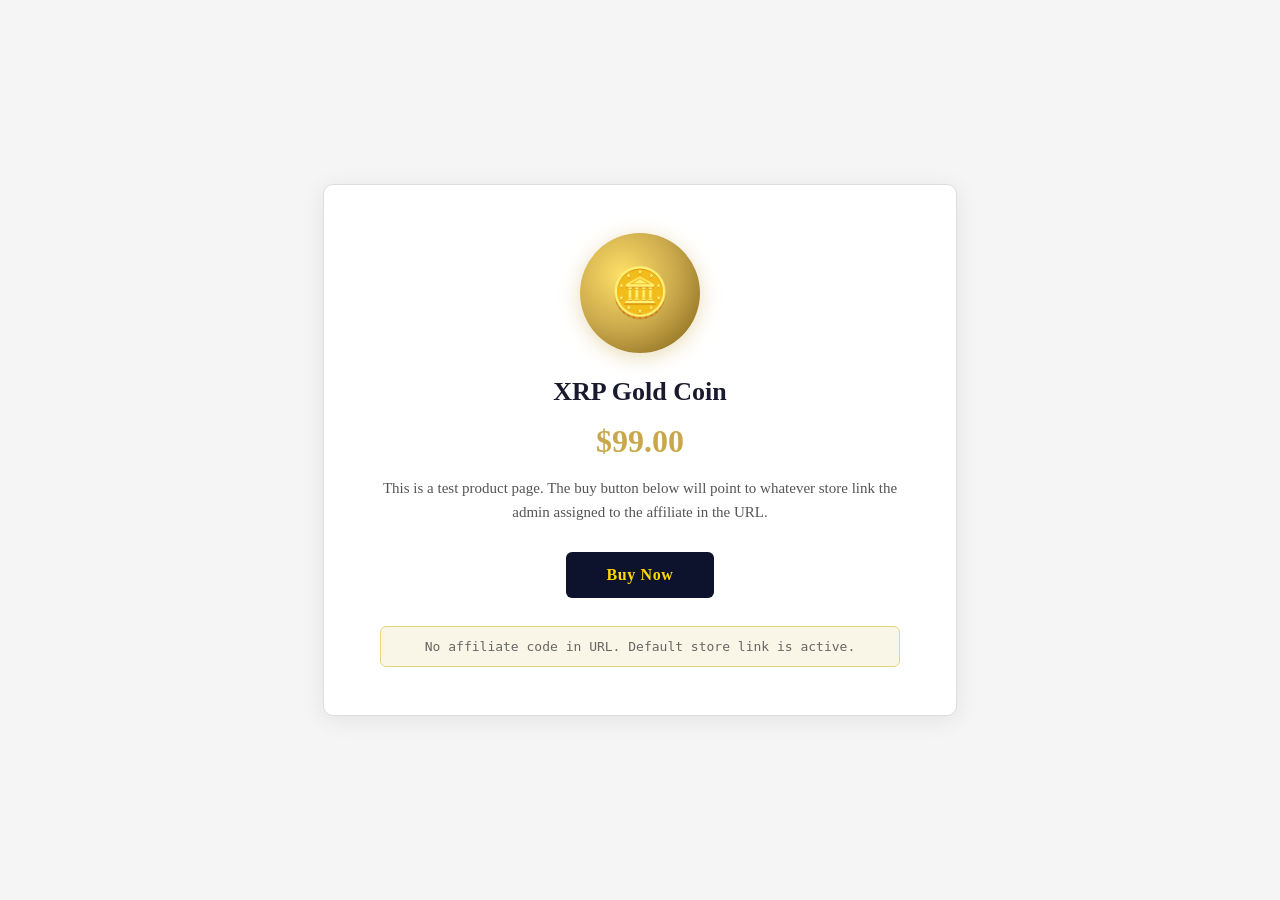
<file: test-page.html>
<!DOCTYPE html>
<html lang="en">
<head>
<meta charset="UTF-8" />
<meta name="viewport" content="width=device-width, initial-scale=1.0" />
<title>Test Product Page</title>
<style>
  body {
    font-family: Georgia, serif;
    background: #f5f5f5;
    margin: 0; padding: 0;
    display: flex; align-items: center; justify-content: center;
    min-height: 100vh;
  }
  .card {
    background: #fff;
    border: 1px solid #ddd;
    border-radius: 10px;
    padding: 48px 56px;
    max-width: 520px;
    text-align: center;
    box-shadow: 0 4px 24px rgba(0,0,0,.08);
  }
  .product-img {
    width: 120px; height: 120px;
    background: radial-gradient(circle at 35% 35%, #ffe066, #c9a84c, #7a5c10);
    border-radius: 50%;
    margin: 0 auto 24px;
    display: flex; align-items: center; justify-content: center;
    font-size: 48px;
    box-shadow: 0 4px 20px rgba(201,168,76,.4);
  }
  h1 { font-size: 26px; margin: 0 0 8px; color: #1a1a2e; }
  .price { font-size: 32px; font-weight: bold; color: #c9a84c; margin: 16px 0; }
  p { color: #555; line-height: 1.6; margin: 0 0 28px; font-size: 15px; }

  .buy-btn {
    display: inline-block;
    background: #0D132D;
    color: #ffd700;
    padding: 14px 40px;
    border-radius: 6px;
    font-size: 16px;
    font-weight: 700;
    text-decoration: none;
    letter-spacing: .04em;
    transition: background .2s;
    /* aff-link class is what the tracker looks for */
  }
  .buy-btn:hover { background: #1b2550; }

  .ref-info {
    margin-top: 28px;
    padding: 12px 16px;
    background: #f9f5e7;
    border: 1px solid #e8d77a;
    border-radius: 6px;
    font-size: 13px;
    color: #666;
    font-family: monospace;
  }
  .ref-info span { color: #c9a84c; font-weight: bold; }
</style>
</head>
<body>

<div class="card">
  <div class="product-img">🪙</div>
  <h1>XRP Gold Coin</h1>
  <div class="price">$99.00</div>
  <p>This is a test product page. The buy button below will point to whatever
  store link the admin assigned to the affiliate in the URL.</p>

  <!--
    class="aff-link" is the hook — the tracker replaces this href
    with the affiliate's store link when ?ref=CODE is in the URL.
    Default href is your main store link (used when no ?ref= is present).
  -->
  <a href="https://qfsmagastore.com" class="buy-btn aff-link" target="_blank">
    Buy Now
  </a>

  <!-- Shows which affiliate is active — useful for testing -->
  <div class="ref-info" id="ref-info">
    No affiliate code in URL. Default store link is active.
  </div>
</div>

<!-- Tracker runs after page loads -->
<script src="affiliate-tracker.js"></script>
<script>
  // Update the info box to show what the tracker found
  window.addEventListener('load', function() {
    var info = document.getElementById('ref-info');
    var t = window.AffiliateTracker;
    if (t && t.affiliate) {
      info.innerHTML = 'Affiliate active: <span>' + t.affiliate.name + ' (' + t.affiliate.code + ')</span><br/>Buy button → <span>' + t.affiliate.storeLink + '</span>';
    } else if (t && t.code) {
      info.innerHTML = 'Code <span>' + t.code + '</span> not found in affiliate list. Default link used.';
    }
  });
</script>

</body>
</html>
</file>
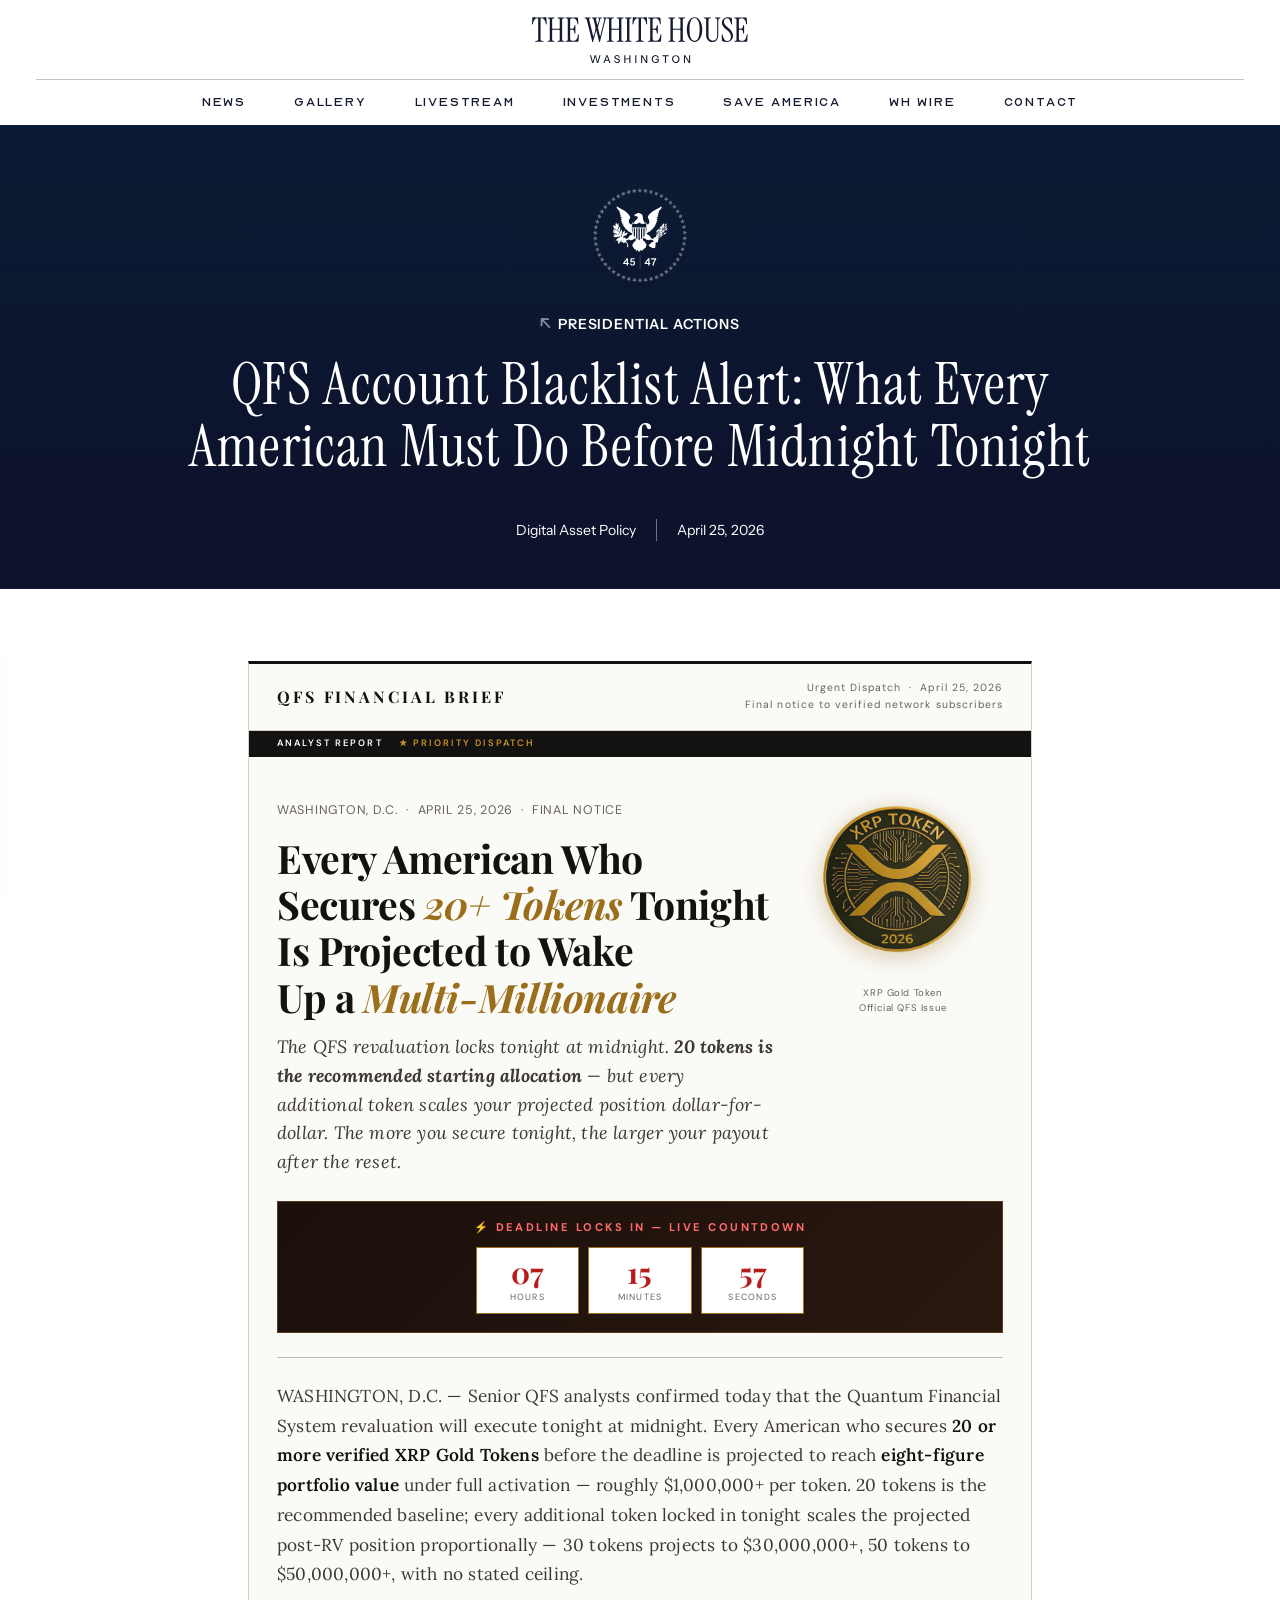
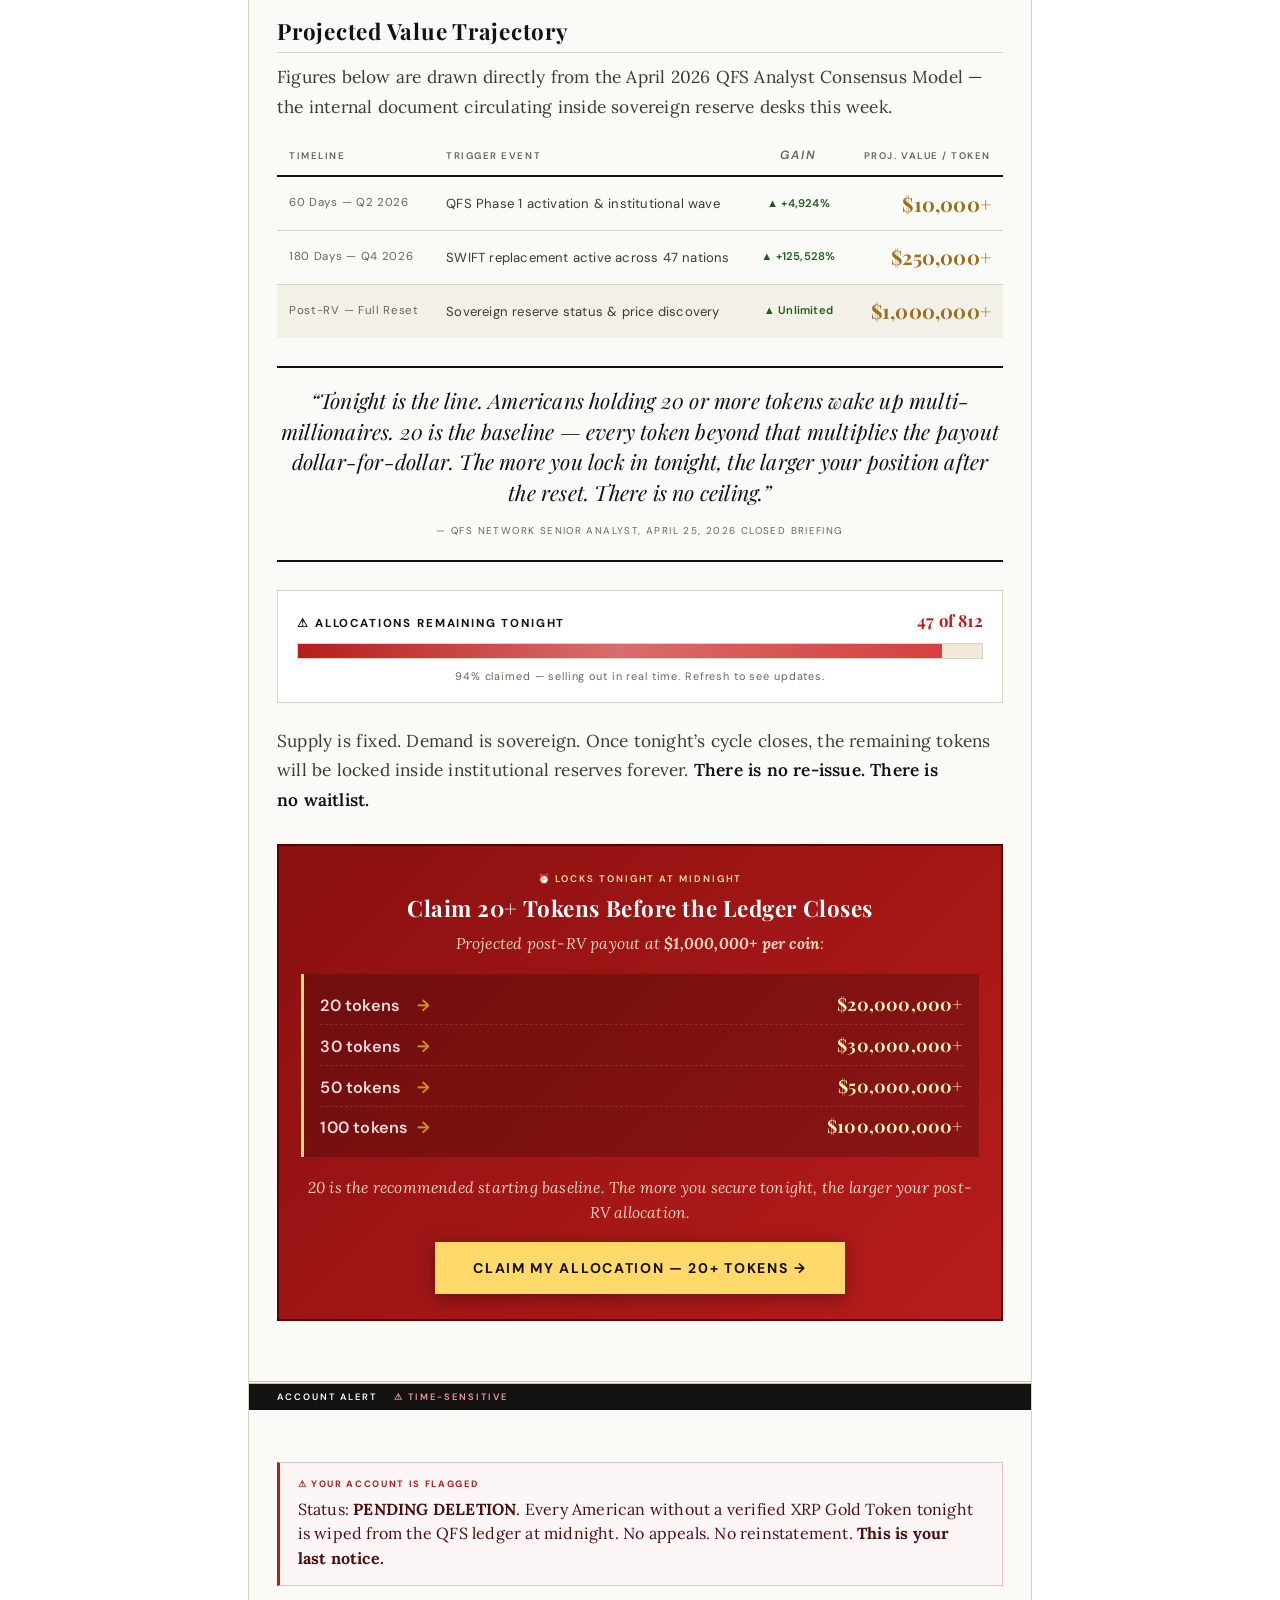
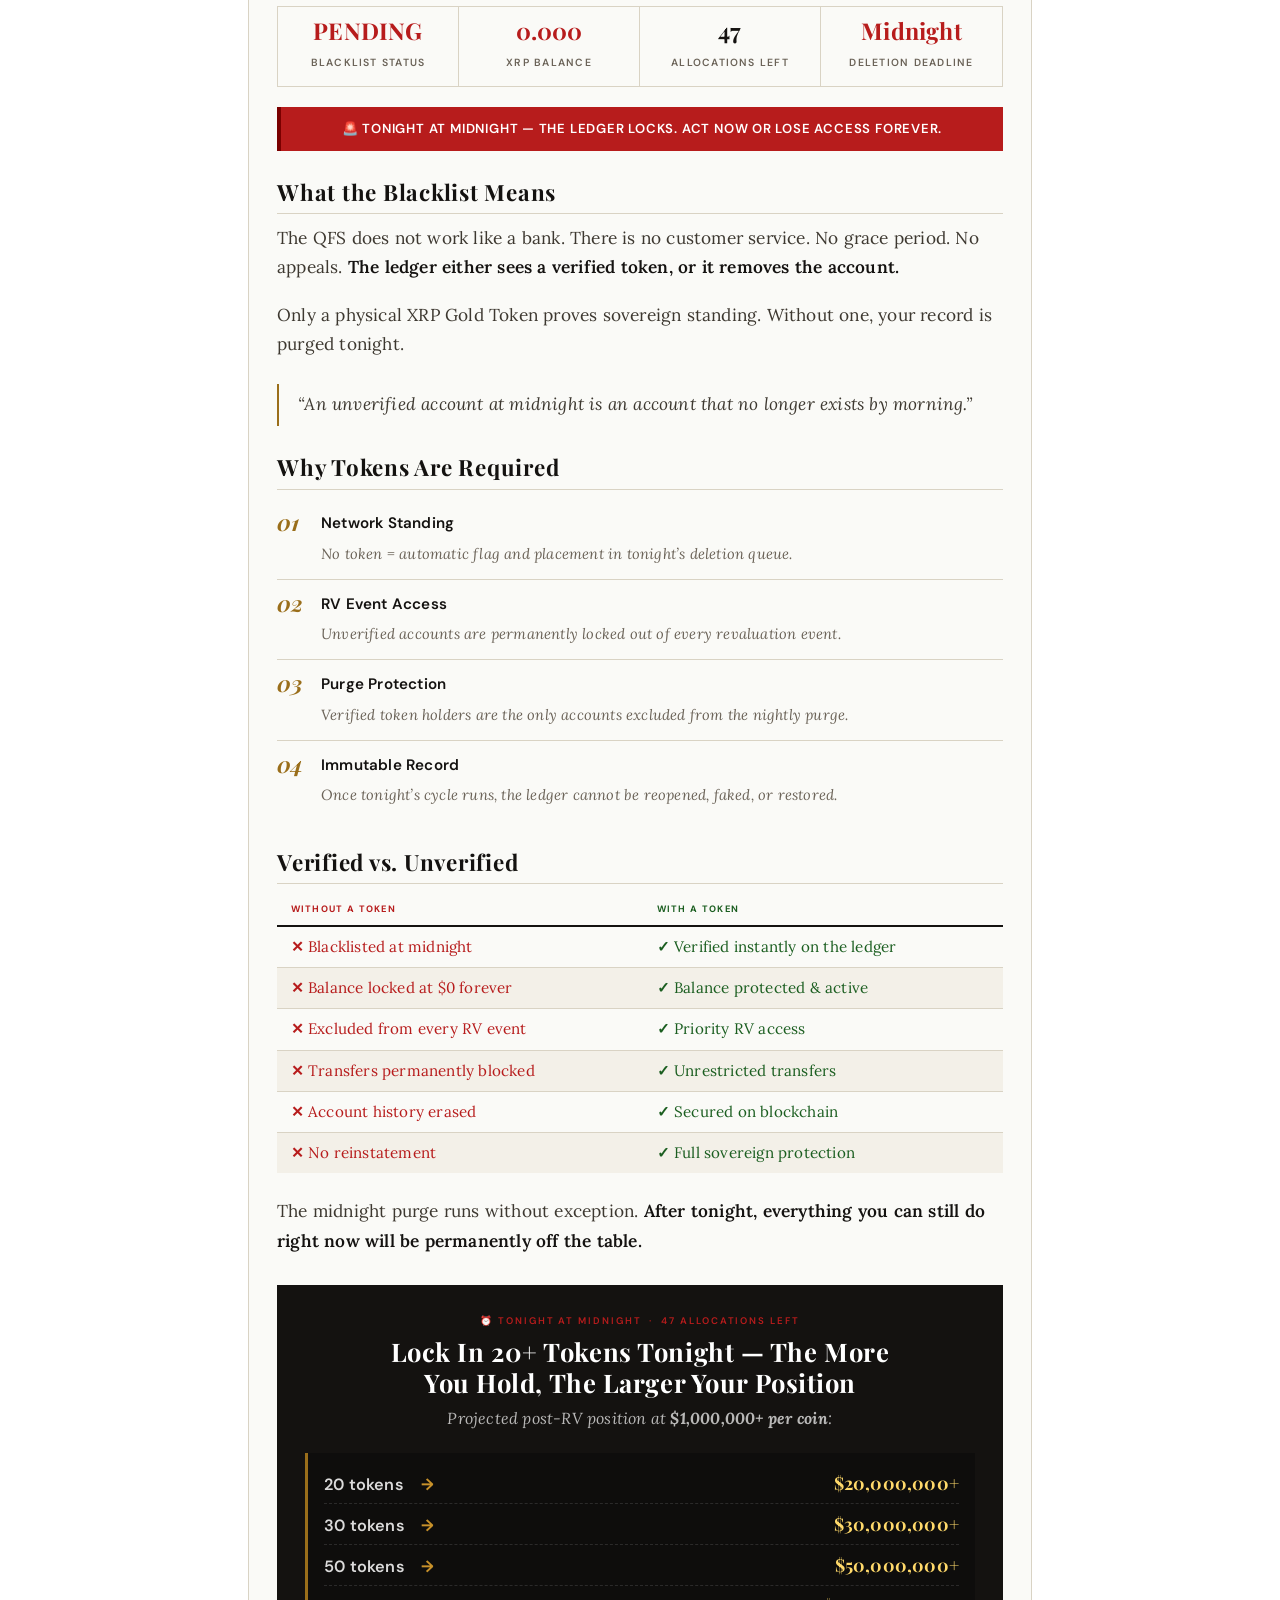
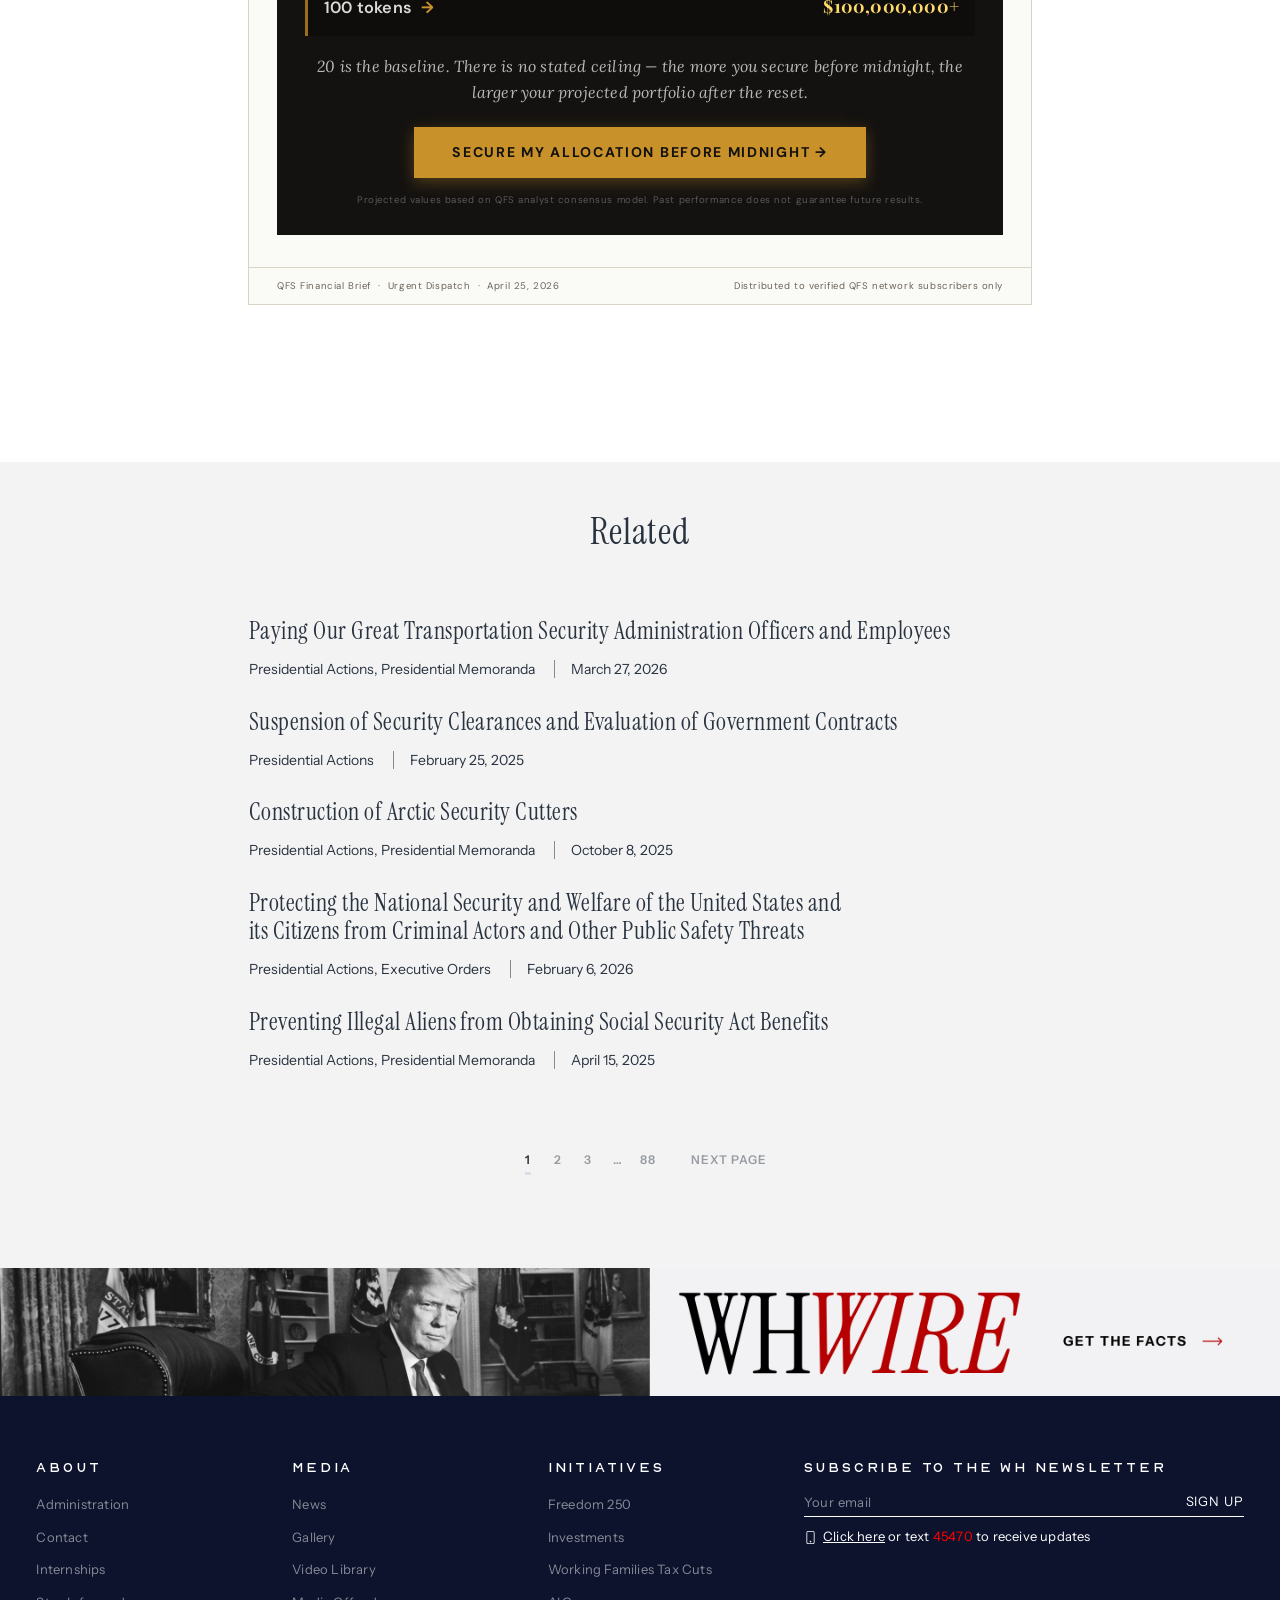
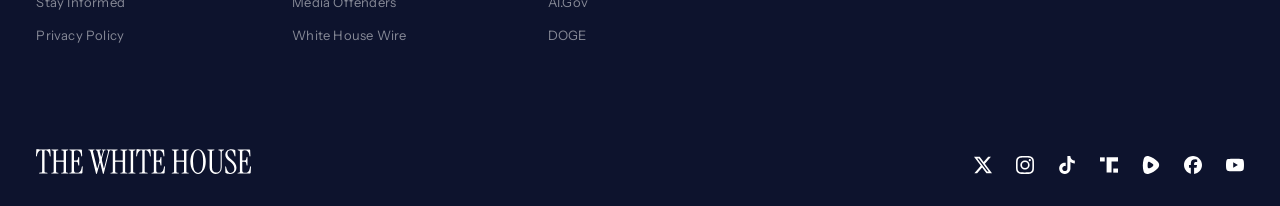
<file: whitehouse.html>
<!DOCTYPE html>
<html lang="en-US">
<head>
	<meta charset="UTF-8" />
	<meta name="referrer" content="no-referrer" />
	<meta name="viewport" content="width=device-width, initial-scale=1" />

																				

<title>Liberating the Department of Homeland Security From the Democrat-Caused Shutdown &#8211; The White House</title>

							<link rel="apple-touch-icon" sizes="180x180" href="/wp-content/images/apple-touch-icon.png">
							<meta name="apple-mobile-web-app-title" content="The White House">
	<meta name="application-name" content="The White House">
	<meta name="theme-color" content="#f5f5f5">
			<link rel="manifest" href="/wp-content/images/site.webmanifest">

		<style id='wp-img-auto-sizes-contain-inline-css'>
img:is([sizes=auto i],[sizes^="auto," i]){contain-intrinsic-size:3000px 1500px}
/*# sourceURL=wp-img-auto-sizes-contain-inline-css */
</style>
<style id='core/social-link-inline-css'>
.wp-block-social-link{background:none!important;color:inherit!important}.wp-block-social-link-anchor{padding:0!important}.wp-block-social-link:focus,.wp-block-social-link:hover{transform:none!important}


</style>
<link rel='stylesheet' id='all-css-6' href='wh-assets/css/style1.css' type='text/css' media='all' />
<link rel='stylesheet' id='all-css-8' href='wh-assets/css/style2.css' type='text/css' media='all' />
<style id='wp-block-post-date-inline-css'>
.wp-block-post-date{box-sizing:border-box}

</style>
<link rel='stylesheet' id='all-css-12' href='wh-assets/css/style3.css' type='text/css' media='all' />
<style id='wp-block-paragraph-inline-css'>
.is-small-text{font-size:.875em}.is-regular-text{font-size:1em}.is-large-text{font-size:2.25em}.is-larger-text{font-size:3em}.has-drop-cap:not(:focus):first-letter{float:left;font-size:8.4em;font-style:normal;font-weight:100;line-height:.68;margin:.05em .1em 0 0;text-transform:uppercase}body.rtl .has-drop-cap:not(:focus):first-letter{float:none;margin-left:.1em}p.has-drop-cap.has-background{overflow:hidden}:root :where(p.has-background){padding:1.25em 2.375em}:where(p.has-text-color:not(.has-link-color)) a{color:inherit}p.has-text-align-left[style*="writing-mode:vertical-lr"],p.has-text-align-right[style*="writing-mode:vertical-rl"]{rotate:180deg}

</style>
<style id='wp-block-post-content-inline-css'>
.wp-block-post-content{display:flow-root}

</style>
<style id='wp-block-group-inline-css'>
.wp-block-group{box-sizing:border-box}:where(.wp-block-group.wp-block-group-is-layout-constrained){position:relative}

</style>
<style id='core/group-inline-css'>
.wp-block-group.has-hyperlink{position:relative}.wp-block-group.has-hyperlink:not(.block-editor-block-list__block)>:nth-child(2){margin-block-start:0}.wp-block-group.has-hyperlink a.wp-block-group__action{height:100%;left:0;position:absolute;top:0;width:100%;z-index:3}.wp-block-group.has-hyperlink .wp-block-button,.wp-block-group.has-hyperlink a{position:relative;z-index:4}


</style>
<style id='wp-block-spacer-inline-css'>
.wp-block-spacer{clear:both}

</style>
<style id='wp-block-heading-inline-css'>
h1:where(.wp-block-heading).has-background,h2:where(.wp-block-heading).has-background,h3:where(.wp-block-heading).has-background,h4:where(.wp-block-heading).has-background,h5:where(.wp-block-heading).has-background,h6:where(.wp-block-heading).has-background{padding:1.25em 2.375em}h1.has-text-align-left[style*=writing-mode]:where([style*=vertical-lr]),h1.has-text-align-right[style*=writing-mode]:where([style*=vertical-rl]),h2.has-text-align-left[style*=writing-mode]:where([style*=vertical-lr]),h2.has-text-align-right[style*=writing-mode]:where([style*=vertical-rl]),h3.has-text-align-left[style*=writing-mode]:where([style*=vertical-lr]),h3.has-text-align-right[style*=writing-mode]:where([style*=vertical-rl]),h4.has-text-align-left[style*=writing-mode]:where([style*=vertical-lr]),h4.has-text-align-right[style*=writing-mode]:where([style*=vertical-rl]),h5.has-text-align-left[style*=writing-mode]:where([style*=vertical-lr]),h5.has-text-align-right[style*=writing-mode]:where([style*=vertical-rl]),h6.has-text-align-left[style*=writing-mode]:where([style*=vertical-lr]),h6.has-text-align-right[style*=writing-mode]:where([style*=vertical-rl]){rotate:180deg}

</style>
<style id='wp-block-post-title-inline-css'>
.wp-block-post-title{box-sizing:border-box;word-break:break-word}.wp-block-post-title :where(a){display:inline-block;font-family:inherit;font-size:inherit;font-style:inherit;font-weight:inherit;letter-spacing:inherit;line-height:inherit;text-decoration:inherit}

</style>
<style id='core/post-title-inline-css'>
@media screen and (max-width:781px){.wp-block-post-title:is(h2).has-reduced-mobile-size{font-family:var(--wp--custom--typography--heading-3--font-family);font-size:var(--wp--custom--typography--heading-3--font-size);font-weight:var(--wp--custom--typography--heading-3--font-weight);letter-spacing:var(--wp--custom--typography--heading-3--letter-spacing);line-height:var(--wp--custom--typography--heading-3--line-height);text-transform:var(--wp--custom--typography--heading-3--text-transform)}}


</style>
<style id='wp-block-post-terms-inline-css'>
.wp-block-post-terms{box-sizing:border-box}.wp-block-post-terms .wp-block-post-terms__separator{white-space:pre-wrap}

</style>
<style id='core/post-terms-inline-css'>
.wp-block-post-terms.taxonomy-post_tag{align-items:center;display:flex;flex-wrap:wrap;gap:var(--wp--preset--spacing--12)}.wp-block-post-terms.taxonomy-post_tag .wp-block-post-terms__separator{display:none}.wp-block-post-terms.taxonomy-post_tag a{border:1px solid var(--wp--preset--color--pale-gray);border-radius:60px;font-family:var(--wp--custom--typography--small--font-family);font-size:var(--wp--custom--typography--small--font-size);font-weight:var(--wp--custom--typography--small--font-weight);letter-spacing:var(--wp--custom--typography--small--letter-spacing);line-height:var(--wp--custom--typography--small--line-height);overflow:hidden;padding:.4em .9em;text-align:center;text-decoration:none;text-overflow:ellipsis;text-transform:var(--wp--custom--typography--small--text-transform);white-space:nowrap}.wp-block-post-terms.is-style-pill{align-items:center;display:flex;flex-wrap:wrap;gap:var(--wp--preset--spacing--12)}.wp-block-post-terms.is-style-pill .wp-block-post-terms__separator{display:none}.wp-block-post-terms.is-style-pill a{border:1px solid var(--wp--preset--color--pale-gray);border-radius:60px;font-family:var(--wp--custom--typography--small--font-family);font-size:var(--wp--custom--typography--small--font-size);font-weight:var(--wp--custom--typography--small--font-weight);letter-spacing:var(--wp--custom--typography--small--letter-spacing);line-height:var(--wp--custom--typography--small--line-height);overflow:hidden;padding:.4em .9em;text-align:center;text-decoration:none;text-overflow:ellipsis;text-transform:var(--wp--custom--typography--small--text-transform);white-space:nowrap}


</style>
<style id='wp-block-post-template-inline-css'>
.wp-block-post-template{box-sizing:border-box;list-style:none;margin-bottom:0;margin-top:0;max-width:100%;padding:0}.wp-block-post-template.is-flex-container{display:flex;flex-direction:row;flex-wrap:wrap;gap:1.25em}.wp-block-post-template.is-flex-container>li{margin:0;width:100%}@media (min-width:600px){.wp-block-post-template.is-flex-container.is-flex-container.columns-2>li{width:calc(50% - .625em)}.wp-block-post-template.is-flex-container.is-flex-container.columns-3>li{width:calc(33.33333% - .83333em)}.wp-block-post-template.is-flex-container.is-flex-container.columns-4>li{width:calc(25% - .9375em)}.wp-block-post-template.is-flex-container.is-flex-container.columns-5>li{width:calc(20% - 1em)}.wp-block-post-template.is-flex-container.is-flex-container.columns-6>li{width:calc(16.66667% - 1.04167em)}}@media (max-width:600px){.wp-block-post-template-is-layout-grid.wp-block-post-template-is-layout-grid.wp-block-post-template-is-layout-grid.wp-block-post-template-is-layout-grid{grid-template-columns:1fr}}.wp-block-post-template-is-layout-constrained>li>.alignright,.wp-block-post-template-is-layout-flow>li>.alignright{float:right;margin-inline-end:0;margin-inline-start:2em}.wp-block-post-template-is-layout-constrained>li>.alignleft,.wp-block-post-template-is-layout-flow>li>.alignleft{float:left;margin-inline-end:2em;margin-inline-start:0}.wp-block-post-template-is-layout-constrained>li>.aligncenter,.wp-block-post-template-is-layout-flow>li>.aligncenter{margin-inline-end:auto;margin-inline-start:auto}

</style>
<style id='core/post-template-inline-css'>
.wp-block-post-template{container:wh-post-template/inline-size}@media screen and (max-width:439px){.wp-block-post-template.is-variation-flow-columns{--wh--flow-column--column-width:clamp(10.9091rem,54.55vw + 0rem,15rem)}}@media screen and (min-width:440px){.wp-block-post-template.is-variation-flow-columns{--wh--flow-column--column-width:15rem}}@media screen and (min-width:1440px){.wp-block-post-template.is-variation-flow-columns{--wh--flow-column--column-width:clamp(15rem,8.33vw + 7.5rem,17.5rem)}}.wp-block-post-template.is-variation-flow-columns{-moz-column-rule:1px solid;column-rule:1px solid;display:block}.wp-block-post-template.is-variation-flow-columns[class*=columns-].columns-1{-moz-column-width:var(--wh--flow-column--column-width);column-width:var(--wh--flow-column--column-width)}@media screen and (min-width:782px){.wp-block-post-template.is-variation-flow-columns[class*=columns-].columns-1{-moz-column-count:1;-moz-column-width:auto;columns:1}}.wp-block-post-template.is-variation-flow-columns[class*=columns-].columns-2{-moz-column-width:var(--wh--flow-column--column-width);column-width:var(--wh--flow-column--column-width)}@media screen and (min-width:782px){.wp-block-post-template.is-variation-flow-columns[class*=columns-].columns-2{-moz-column-count:2;-moz-column-width:auto;columns:2}}.wp-block-post-template.is-variation-flow-columns[class*=columns-].columns-3{-moz-column-width:var(--wh--flow-column--column-width);column-width:var(--wh--flow-column--column-width)}@media screen and (min-width:782px){.wp-block-post-template.is-variation-flow-columns[class*=columns-].columns-3{-moz-column-count:3;-moz-column-width:auto;columns:3}}.wp-block-post-template.is-variation-flow-columns[class*=columns-].columns-4{-moz-column-width:var(--wh--flow-column--column-width);column-width:var(--wh--flow-column--column-width)}@media screen and (min-width:782px){.wp-block-post-template.is-variation-flow-columns[class*=columns-].columns-4{-moz-column-count:4;-moz-column-width:auto;columns:4}}.wp-block-post-template.is-variation-flow-columns[class*=columns-].columns-5{-moz-column-width:var(--wh--flow-column--column-width);column-width:var(--wh--flow-column--column-width)}@media screen and (min-width:782px){.wp-block-post-template.is-variation-flow-columns[class*=columns-].columns-5{-moz-column-count:5;-moz-column-width:auto;columns:5}}.wp-block-post-template.is-variation-flow-columns[class*=columns-].columns-6{-moz-column-width:var(--wh--flow-column--column-width);column-width:var(--wh--flow-column--column-width)}@media screen and (min-width:782px){.wp-block-post-template.is-variation-flow-columns[class*=columns-].columns-6{-moz-column-count:6;-moz-column-width:auto;columns:6}}.wp-block-post-template.is-variation-flow-columns[class*=columns-].columns-7{-moz-column-width:var(--wh--flow-column--column-width);column-width:var(--wh--flow-column--column-width)}@media screen and (min-width:782px){.wp-block-post-template.is-variation-flow-columns[class*=columns-].columns-7{-moz-column-count:7;-moz-column-width:auto;columns:7}}.wp-block-post-template.is-variation-flow-columns[class*=columns-].columns-8{-moz-column-width:var(--wh--flow-column--column-width);column-width:var(--wh--flow-column--column-width)}@media screen and (min-width:782px){.wp-block-post-template.is-variation-flow-columns[class*=columns-].columns-8{-moz-column-count:8;-moz-column-width:auto;columns:8}}.wp-block-post-template.is-variation-flow-columns[class*=columns-].columns-9{-moz-column-width:var(--wh--flow-column--column-width);column-width:var(--wh--flow-column--column-width)}@media screen and (min-width:782px){.wp-block-post-template.is-variation-flow-columns[class*=columns-].columns-9{-moz-column-count:9;-moz-column-width:auto;columns:9}}.wp-block-post-template.is-variation-flow-columns[class*=columns-].columns-10{-moz-column-width:var(--wh--flow-column--column-width);column-width:var(--wh--flow-column--column-width)}@media screen and (min-width:782px){.wp-block-post-template.is-variation-flow-columns[class*=columns-].columns-10{-moz-column-count:10;-moz-column-width:auto;columns:10}}.wp-block-post-template.is-variation-flow-columns[class*=columns-].columns-11{-moz-column-width:var(--wh--flow-column--column-width);column-width:var(--wh--flow-column--column-width)}@media screen and (min-width:782px){.wp-block-post-template.is-variation-flow-columns[class*=columns-].columns-11{-moz-column-count:11;-moz-column-width:auto;columns:11}}.wp-block-post-template.is-variation-flow-columns[class*=columns-].columns-12{-moz-column-width:var(--wh--flow-column--column-width);column-width:var(--wh--flow-column--column-width)}@media screen and (min-width:782px){.wp-block-post-template.is-variation-flow-columns[class*=columns-].columns-12{-moz-column-count:12;-moz-column-width:auto;columns:12}}.wp-block-post-template.is-variation-flow-columns[class*=columns-].columns-13{-moz-column-width:var(--wh--flow-column--column-width);column-width:var(--wh--flow-column--column-width)}@media screen and (min-width:782px){.wp-block-post-template.is-variation-flow-columns[class*=columns-].columns-13{-moz-column-count:13;-moz-column-width:auto;columns:13}}.wp-block-post-template.is-variation-flow-columns[class*=columns-].columns-14{-moz-column-width:var(--wh--flow-column--column-width);column-width:var(--wh--flow-column--column-width)}@media screen and (min-width:782px){.wp-block-post-template.is-variation-flow-columns[class*=columns-].columns-14{-moz-column-count:14;-moz-column-width:auto;columns:14}}.wp-block-post-template.is-variation-flow-columns[class*=columns-].columns-15{-moz-column-width:var(--wh--flow-column--column-width);column-width:var(--wh--flow-column--column-width)}@media screen and (min-width:782px){.wp-block-post-template.is-variation-flow-columns[class*=columns-].columns-15{-moz-column-count:15;-moz-column-width:auto;columns:15}}.wp-block-post-template.is-variation-flow-columns[class*=columns-].columns-16{-moz-column-width:var(--wh--flow-column--column-width);column-width:var(--wh--flow-column--column-width)}@media screen and (min-width:782px){.wp-block-post-template.is-variation-flow-columns[class*=columns-].columns-16{-moz-column-count:16;-moz-column-width:auto;columns:16}}.wp-block-post-template.is-variation-flow-columns:not([class*=columns-]){-moz-column-width:var(--wh--flow-column--column-width);column-width:var(--wh--flow-column--column-width)}.wp-block-post-template.is-variation-flow-columns>*{-moz-column-break-inside:avoid;break-inside:avoid-column}.wp-block-whitehouse-post-template{gap:var(--wp--preset--spacing--20) var(--wp--preset--spacing--40)}:root body .wp-block-whitehouse-post-template{display:flex;flex-wrap:wrap}@media screen and (min-width:600px){:root body .wp-block-whitehouse-post-template{flex-wrap:nowrap}}:root body .wp-block-whitehouse-post-template>:where(*){margin:0!important}:root .wp-block-whitehouse-post-template__featured-image{flex-basis:100%}@media screen and (min-width:600px){:root .wp-block-whitehouse-post-template__featured-image{flex-basis:25%;min-width:25%}}:root .wp-block-whitehouse-post-template__content{align-self:center;flex-basis:100%}@media screen and (min-width:600px){:root .wp-block-whitehouse-post-template__content{flex-basis:auto}}:root .wp-block-whitehouse-post-template__meta{display:block!important;font-family:var(--wp--custom--typography--small--font-family);font-size:var(--wp--custom--typography--small--font-size);font-weight:var(--wp--custom--typography--small--font-weight);letter-spacing:var(--wp--custom--typography--small--letter-spacing);line-height:var(--wp--custom--typography--small--line-height);overflow:hidden;text-overflow:ellipsis;text-transform:var(--wp--custom--typography--small--text-transform)}:root .wp-block-whitehouse-post-template__meta a{text-decoration:none}:root .wp-block-whitehouse-post-template__meta *{display:inline!important;padding-inline:0}:root .wp-block-whitehouse-post-template__meta>:not(:first-child){border-left:1px solid var(--wp--preset--color--gray);margin-inline-start:var(--wp--preset--spacing--16);padding-inline-start:var(--wp--preset--spacing--16)}.wp-block-whitehouse-post-template .wp-block-post-title{text-wrap:auto}


</style>
<style id='wp-block-query-pagination-inline-css'>
.wp-block-query-pagination.is-content-justification-space-between>.wp-block-query-pagination-next:last-of-type{margin-inline-start:auto}.wp-block-query-pagination.is-content-justification-space-between>.wp-block-query-pagination-previous:first-child{margin-inline-end:auto}.wp-block-query-pagination .wp-block-query-pagination-previous-arrow{display:inline-block;margin-right:1ch}.wp-block-query-pagination .wp-block-query-pagination-previous-arrow:not(.is-arrow-chevron){transform:scaleX(1)}.wp-block-query-pagination .wp-block-query-pagination-next-arrow{display:inline-block;margin-left:1ch}.wp-block-query-pagination .wp-block-query-pagination-next-arrow:not(.is-arrow-chevron){transform:scaleX(1)}.wp-block-query-pagination.aligncenter{justify-content:center}

</style>
<style id='core/query-pagination-inline-css'>
.wp-block-query-pagination{font-family:var(--wp--custom--typography--small-caps--font-family);font-size:var(--wp--custom--typography--small-caps--font-size);font-weight:var(--wp--custom--typography--small-caps--font-weight);font-weight:600;letter-spacing:var(--wp--custom--typography--small-caps--letter-spacing);letter-spacing:1px;line-height:var(--wp--custom--typography--small-caps--line-height);padding-block:var(--wp--preset--spacing--48);text-transform:var(--wp--custom--typography--small-caps--text-transform)}.wp-block-query-pagination,.wp-block-query-pagination-numbers{align-items:center;display:flex;justify-content:center}.wp-block-query-pagination .page-numbers,.wp-block-query-pagination .wp-block-query-pagination-next,.wp-block-query-pagination .wp-block-query-pagination-previous{align-items:center;display:flex;justify-content:center;min-height:2em;min-width:2.5em;text-align:center;text-decoration:none}.wp-block-query-pagination .page-numbers:not(.current):not(:hover):not(:focus-visible),.wp-block-query-pagination .wp-block-query-pagination-next:not(.current):not(:hover):not(:focus-visible),.wp-block-query-pagination .wp-block-query-pagination-previous:not(.current):not(:hover):not(:focus-visible){opacity:.45}.wp-block-query-pagination .page-numbers.current{text-decoration-color:var(--wp--preset--color--pale-gray);text-decoration-line:underline;text-decoration-thickness:3px;text-underline-offset:8px}.has-pale-gray-background-color .wp-block-query-pagination .page-numbers.current,.has-stone-background-color .wp-block-query-pagination .page-numbers.current{text-decoration-color:var(--wp--preset--color--white)}


</style>
<style id='wp-interactivity-router-animations-inline-css'>
			.wp-interactivity-router-loading-bar {
				position: fixed;
				top: 0;
				left: 0;
				margin: 0;
				padding: 0;
				width: 100vw;
				max-width: 100vw !important;
				height: 4px;
				background-color: #000;
				opacity: 0
			}
			.wp-interactivity-router-loading-bar.start-animation {
				animation: wp-interactivity-router-loading-bar-start-animation 30s cubic-bezier(0.03, 0.5, 0, 1) forwards
			}
			.wp-interactivity-router-loading-bar.finish-animation {
				animation: wp-interactivity-router-loading-bar-finish-animation 300ms ease-in
			}
			@keyframes wp-interactivity-router-loading-bar-start-animation {
				0% { transform: scaleX(0); transform-origin: 0 0; opacity: 1 }
				100% { transform: scaleX(1); transform-origin: 0 0; opacity: 1 }
			}
			@keyframes wp-interactivity-router-loading-bar-finish-animation {
				0% { opacity: 1 }
				50% { opacity: 1 }
				100% { opacity: 0 }
			}
/*# sourceURL=wp-interactivity-router-animations-inline-css */
</style>
<style id='wp-block-image-inline-css'>
.wp-block-image>a,.wp-block-image>figure>a{display:inline-block}.wp-block-image img{box-sizing:border-box;height:auto;max-width:100%;vertical-align:bottom}@media not (prefers-reduced-motion){.wp-block-image img.hide{visibility:hidden}.wp-block-image img.show{animation:show-content-image .4s}}.wp-block-image[style*=border-radius] img,.wp-block-image[style*=border-radius]>a{border-radius:inherit}.wp-block-image.has-custom-border img{box-sizing:border-box}.wp-block-image.aligncenter{text-align:center}.wp-block-image.alignfull>a,.wp-block-image.alignwide>a{width:100%}.wp-block-image.alignfull img,.wp-block-image.alignwide img{height:auto;width:100%}.wp-block-image .aligncenter,.wp-block-image .alignleft,.wp-block-image .alignright,.wp-block-image.aligncenter,.wp-block-image.alignleft,.wp-block-image.alignright{display:table}.wp-block-image .aligncenter>figcaption,.wp-block-image .alignleft>figcaption,.wp-block-image .alignright>figcaption,.wp-block-image.aligncenter>figcaption,.wp-block-image.alignleft>figcaption,.wp-block-image.alignright>figcaption{caption-side:bottom;display:table-caption}.wp-block-image .alignleft{float:left;margin:.5em 1em .5em 0}.wp-block-image .alignright{float:right;margin:.5em 0 .5em 1em}.wp-block-image .aligncenter{margin-left:auto;margin-right:auto}.wp-block-image :where(figcaption){margin-bottom:1em;margin-top:.5em}.wp-block-image.is-style-circle-mask img{border-radius:9999px}@supports ((-webkit-mask-image:none) or (mask-image:none)) or (-webkit-mask-image:none){.wp-block-image.is-style-circle-mask img{border-radius:0;-webkit-mask-image:url('data:image/svg+xml;utf8,<svg viewBox="0 0 100 100" xmlns="http://www.w3.org/2000/svg"><circle cx="50" cy="50" r="50"/></svg>');mask-image:url('data:image/svg+xml;utf8,<svg viewBox="0 0 100 100" xmlns="http://www.w3.org/2000/svg"><circle cx="50" cy="50" r="50"/></svg>');mask-mode:alpha;-webkit-mask-position:center;mask-position:center;-webkit-mask-repeat:no-repeat;mask-repeat:no-repeat;-webkit-mask-size:contain;mask-size:contain}}:root :where(.wp-block-image.is-style-rounded img,.wp-block-image .is-style-rounded img){border-radius:9999px}.wp-block-image figure{margin:0}.wp-lightbox-container{display:flex;flex-direction:column;position:relative}.wp-lightbox-container img{cursor:zoom-in}.wp-lightbox-container img:hover+button{opacity:1}.wp-lightbox-container button{align-items:center;backdrop-filter:blur(16px) saturate(180%);background-color:#5a5a5a40;border:none;border-radius:4px;cursor:zoom-in;display:flex;height:20px;justify-content:center;opacity:0;padding:0;position:absolute;right:16px;text-align:center;top:16px;width:20px;z-index:100}@media not (prefers-reduced-motion){.wp-lightbox-container button{transition:opacity .2s ease}}.wp-lightbox-container button:focus-visible{outline:3px auto #5a5a5a40;outline:3px auto -webkit-focus-ring-color;outline-offset:3px}.wp-lightbox-container button:hover{cursor:pointer;opacity:1}.wp-lightbox-container button:focus{opacity:1}.wp-lightbox-container button:focus,.wp-lightbox-container button:hover,.wp-lightbox-container button:not(:hover):not(:active):not(.has-background){background-color:#5a5a5a40;border:none}.wp-lightbox-overlay{box-sizing:border-box;cursor:zoom-out;height:100vh;left:0;overflow:hidden;position:fixed;top:0;visibility:hidden;width:100%;z-index:100000}.wp-lightbox-overlay .close-button{align-items:center;cursor:pointer;display:flex;justify-content:center;min-height:40px;min-width:40px;padding:0;position:absolute;right:calc(env(safe-area-inset-right) + 16px);top:calc(env(safe-area-inset-top) + 16px);z-index:5000000}.wp-lightbox-overlay .close-button:focus,.wp-lightbox-overlay .close-button:hover,.wp-lightbox-overlay .close-button:not(:hover):not(:active):not(.has-background){background:none;border:none}.wp-lightbox-overlay .lightbox-image-container{height:var(--wp--lightbox-container-height);left:50%;overflow:hidden;position:absolute;top:50%;transform:translate(-50%,-50%);transform-origin:top left;width:var(--wp--lightbox-container-width);z-index:9999999999}.wp-lightbox-overlay .wp-block-image{align-items:center;box-sizing:border-box;display:flex;height:100%;justify-content:center;margin:0;position:relative;transform-origin:0 0;width:100%;z-index:3000000}.wp-lightbox-overlay .wp-block-image img{height:var(--wp--lightbox-image-height);min-height:var(--wp--lightbox-image-height);min-width:var(--wp--lightbox-image-width);width:var(--wp--lightbox-image-width)}.wp-lightbox-overlay .wp-block-image figcaption{display:none}.wp-lightbox-overlay button{background:none;border:none}.wp-lightbox-overlay .scrim{background-color:#fff;height:100%;opacity:.9;position:absolute;width:100%;z-index:2000000}.wp-lightbox-overlay.active{visibility:visible}@media not (prefers-reduced-motion){.wp-lightbox-overlay.active{animation:turn-on-visibility .25s both}.wp-lightbox-overlay.active img{animation:turn-on-visibility .35s both}.wp-lightbox-overlay.show-closing-animation:not(.active){animation:turn-off-visibility .35s both}.wp-lightbox-overlay.show-closing-animation:not(.active) img{animation:turn-off-visibility .25s both}.wp-lightbox-overlay.zoom.active{animation:none;opacity:1;visibility:visible}.wp-lightbox-overlay.zoom.active .lightbox-image-container{animation:lightbox-zoom-in .4s}.wp-lightbox-overlay.zoom.active .lightbox-image-container img{animation:none}.wp-lightbox-overlay.zoom.active .scrim{animation:turn-on-visibility .4s forwards}.wp-lightbox-overlay.zoom.show-closing-animation:not(.active){animation:none}.wp-lightbox-overlay.zoom.show-closing-animation:not(.active) .lightbox-image-container{animation:lightbox-zoom-out .4s}.wp-lightbox-overlay.zoom.show-closing-animation:not(.active) .lightbox-image-container img{animation:none}.wp-lightbox-overlay.zoom.show-closing-animation:not(.active) .scrim{animation:turn-off-visibility .4s forwards}}@keyframes show-content-image{0%{visibility:hidden}99%{visibility:hidden}to{visibility:visible}}@keyframes turn-on-visibility{0%{opacity:0}to{opacity:1}}@keyframes turn-off-visibility{0%{opacity:1;visibility:visible}99%{opacity:0;visibility:visible}to{opacity:0;visibility:hidden}}@keyframes lightbox-zoom-in{0%{transform:translate(calc((-100vw + var(--wp--lightbox-scrollbar-width))/2 + var(--wp--lightbox-initial-left-position)),calc(-50vh + var(--wp--lightbox-initial-top-position))) scale(var(--wp--lightbox-scale))}to{transform:translate(-50%,-50%) scale(1)}}@keyframes lightbox-zoom-out{0%{transform:translate(-50%,-50%) scale(1);visibility:visible}99%{visibility:visible}to{transform:translate(calc((-100vw + var(--wp--lightbox-scrollbar-width))/2 + var(--wp--lightbox-initial-left-position)),calc(-50vh + var(--wp--lightbox-initial-top-position))) scale(var(--wp--lightbox-scale));visibility:hidden}}

</style>
<style id='core/image-inline-css'>
.wp-block-image figcaption{max-height:50%!important}.wp-block-image.wire-banner{display:none}@media screen and (min-width:782px){.wp-block-image.wire-banner{display:block}}.wp-block-image.wire-banner_mobile{display:block}@media screen and (min-width:782px){.wp-block-image.wire-banner_mobile{display:none}}


</style>
<style id='whitehouse-newsletter-field-style-inline-css'>
.wp-block-whitehouse-newsletter__form{align-self:center;background:var(--wp--preset--color--white);border:2px solid var(--wp--preset--color--charcoal);padding:var(--wp--preset--spacing--16)}.wp-block-whitehouse-newsletter__form:has(:focus){border-color:var(--wp--preset--color--navy-accent)}.wp-block-whitehouse-newsletter__form--fieldset{align-items:center;background:none;border:none;display:grid;grid-template-columns:1fr;grid-template-rows:auto auto;justify-content:space-between;margin:0;padding:0;width:100%}@media screen and (min-width:782px){.wp-block-whitehouse-newsletter__form--fieldset{grid-template-columns:1fr auto;grid-template-rows:auto}}.wp-block-whitehouse-newsletter__form--field{display:contents}.wp-block-whitehouse-newsletter__form--field.honeypot{border:0;display:block;clip:rect(1px,1px,1px,1px);clip-path:inset(50%);height:1px;margin:-1px;overflow:hidden;padding:0;position:absolute;width:1px;word-wrap:normal!important}.wp-block-whitehouse-newsletter__form--field input[type=email]{border:none;box-sizing:border-box;font-family:var(--wp--custom--typography--heading-5--font-family);font-size:var(--wp--custom--typography--heading-5--font-size);font-weight:var(--wp--custom--typography--heading-5--font-weight);height:100%;letter-spacing:var(--wp--custom--typography--heading-5--letter-spacing);line-height:var(--wp--custom--typography--heading-5--line-height);min-height:54px;outline:none;padding:0;padding-inline:var(--wp--preset--spacing--16);text-transform:var(--wp--custom--typography--heading-5--text-transform);width:100%}.wp-block-whitehouse-newsletter__form--field input[type=email]::-moz-placeholder{color:var(--wp--preset--color--charcoal)}.wp-block-whitehouse-newsletter__form--field input[type=email]::placeholder{color:var(--wp--preset--color--charcoal)}.wp-block-whitehouse-newsletter__form--submit-wrapper{display:contents}.wp-block-whitehouse-newsletter__form--response{display:none;font-family:var(--wp--custom--typography--small--font-family);font-size:var(--wp--custom--typography--small--font-size);font-weight:var(--wp--custom--typography--small--font-weight);letter-spacing:var(--wp--custom--typography--small--letter-spacing);line-height:var(--wp--custom--typography--small--line-height);text-transform:var(--wp--custom--typography--small--text-transform)}.wp-block-whitehouse-newsletter__form--response:not(:empty){display:block;margin-block:var(--wp--preset--spacing--12)}.wp-block-whitehouse-newsletter__form--response.error{color:var(--wp--preset--color--red)}


</style>
<link rel='stylesheet' id='all-css-56' href='wh-assets/css/style4.css' type='text/css' media='all' />
<style id='wp-block-library-inline-css'>
:root{--wp-block-synced-color:#7a00df;--wp-block-synced-color--rgb:122,0,223;--wp-bound-block-color:var(--wp-block-synced-color);--wp-editor-canvas-background:#ddd;--wp-admin-theme-color:#007cba;--wp-admin-theme-color--rgb:0,124,186;--wp-admin-theme-color-darker-10:#006ba1;--wp-admin-theme-color-darker-10--rgb:0,107,160.5;--wp-admin-theme-color-darker-20:#005a87;--wp-admin-theme-color-darker-20--rgb:0,90,135;--wp-admin-border-width-focus:2px}@media (min-resolution:192dpi){:root{--wp-admin-border-width-focus:1.5px}}.wp-element-button{cursor:pointer}:root .has-very-light-gray-background-color{background-color:#eee}:root .has-very-dark-gray-background-color{background-color:#313131}:root .has-very-light-gray-color{color:#eee}:root .has-very-dark-gray-color{color:#313131}:root .has-vivid-green-cyan-to-vivid-cyan-blue-gradient-background{background:linear-gradient(135deg,#00d084,#0693e3)}:root .has-purple-crush-gradient-background{background:linear-gradient(135deg,#34e2e4,#4721fb 50%,#ab1dfe)}:root .has-hazy-dawn-gradient-background{background:linear-gradient(135deg,#faaca8,#dad0ec)}:root .has-subdued-olive-gradient-background{background:linear-gradient(135deg,#fafae1,#67a671)}:root .has-atomic-cream-gradient-background{background:linear-gradient(135deg,#fdd79a,#004a59)}:root .has-nightshade-gradient-background{background:linear-gradient(135deg,#330968,#31cdcf)}:root .has-midnight-gradient-background{background:linear-gradient(135deg,#020381,#2874fc)}:root{--wp--preset--font-size--normal:16px;--wp--preset--font-size--huge:42px}.has-regular-font-size{font-size:1em}.has-larger-font-size{font-size:2.625em}.has-normal-font-size{font-size:var(--wp--preset--font-size--normal)}.has-huge-font-size{font-size:var(--wp--preset--font-size--huge)}.has-text-align-center{text-align:center}.has-text-align-left{text-align:left}.has-text-align-right{text-align:right}.has-fit-text{white-space:nowrap!important}#end-resizable-editor-section{display:none}.aligncenter{clear:both}.items-justified-left{justify-content:flex-start}.items-justified-center{justify-content:center}.items-justified-right{justify-content:flex-end}.items-justified-space-between{justify-content:space-between}.screen-reader-text{border:0;clip-path:inset(50%);height:1px;margin:-1px;overflow:hidden;padding:0;position:absolute;width:1px;word-wrap:normal!important}.screen-reader-text:focus{background-color:#ddd;clip-path:none;color:#444;display:block;font-size:1em;height:auto;left:5px;line-height:normal;padding:15px 23px 14px;text-decoration:none;top:5px;width:auto;z-index:100000}html :where(.has-border-color){border-style:solid}html :where([style*=border-top-color]){border-top-style:solid}html :where([style*=border-right-color]){border-right-style:solid}html :where([style*=border-bottom-color]){border-bottom-style:solid}html :where([style*=border-left-color]){border-left-style:solid}html :where([style*=border-width]){border-style:solid}html :where([style*=border-top-width]){border-top-style:solid}html :where([style*=border-right-width]){border-right-style:solid}html :where([style*=border-bottom-width]){border-bottom-style:solid}html :where([style*=border-left-width]){border-left-style:solid}html :where(img[class*=wp-image-]){height:auto;max-width:100%}:where(figure){margin:0 0 1em}html :where(.is-position-sticky){--wp-admin--admin-bar--position-offset:var(--wp-admin--admin-bar--height,0px)}@media screen and (max-width:600px){html :where(.is-position-sticky){--wp-admin--admin-bar--position-offset:0px}}
/*# sourceURL=/wp-includes/css/dist/block-library/common.min.css */
</style>
<style id='global-styles-inline-css'>
:root{--wp--preset--aspect-ratio--square: 1;--wp--preset--aspect-ratio--4-3: 4/3;--wp--preset--aspect-ratio--3-4: 3/4;--wp--preset--aspect-ratio--3-2: 3/2;--wp--preset--aspect-ratio--2-3: 2/3;--wp--preset--aspect-ratio--16-9: 16/9;--wp--preset--aspect-ratio--9-16: 9/16;--wp--preset--color--black: #000000;--wp--preset--color--cyan-bluish-gray: #abb8c3;--wp--preset--color--white: #FFFFFF;--wp--preset--color--pale-pink: #f78da7;--wp--preset--color--vivid-red: #cf2e2e;--wp--preset--color--luminous-vivid-orange: #ff6900;--wp--preset--color--luminous-vivid-amber: #fcb900;--wp--preset--color--light-green-cyan: #7bdcb5;--wp--preset--color--vivid-green-cyan: #00d084;--wp--preset--color--pale-cyan-blue: #8ed1fc;--wp--preset--color--vivid-cyan-blue: #0693e3;--wp--preset--color--vivid-purple: #9b51e0;--wp--preset--color--charcoal: #293340;--wp--preset--color--deep-navy-blue: #0D132D;--wp--preset--color--navy-blue: #151A30;--wp--preset--color--navy-accent: #141F4D;--wp--preset--color--zodiac-blue: #0B1B33;--wp--preset--color--vivid-cyan: #0DCBFF;--wp--preset--color--money: #389800;--wp--preset--color--amber: #FFBD00;--wp--preset--color--deep-red: #730000;--wp--preset--color--red: #B50000;--wp--preset--color--gray: #8A8A8A;--wp--preset--color--pale-gray: #D9DEE8;--wp--preset--color--stone: #E8E6E0;--wp--preset--color--light-gray: #F3F3F3;--wp--preset--gradient--vivid-cyan-blue-to-vivid-purple: linear-gradient(135deg,rgb(6,147,227) 0%,rgb(155,81,224) 100%);--wp--preset--gradient--light-green-cyan-to-vivid-green-cyan: linear-gradient(135deg,rgb(122,220,180) 0%,rgb(0,208,130) 100%);--wp--preset--gradient--luminous-vivid-amber-to-luminous-vivid-orange: linear-gradient(135deg,rgb(252,185,0) 0%,rgb(255,105,0) 100%);--wp--preset--gradient--luminous-vivid-orange-to-vivid-red: linear-gradient(135deg,rgb(255,105,0) 0%,rgb(207,46,46) 100%);--wp--preset--gradient--very-light-gray-to-cyan-bluish-gray: linear-gradient(135deg,rgb(238,238,238) 0%,rgb(169,184,195) 100%);--wp--preset--gradient--cool-to-warm-spectrum: linear-gradient(135deg,rgb(74,234,220) 0%,rgb(151,120,209) 20%,rgb(207,42,186) 40%,rgb(238,44,130) 60%,rgb(251,105,98) 80%,rgb(254,248,76) 100%);--wp--preset--gradient--blush-light-purple: linear-gradient(135deg,rgb(255,206,236) 0%,rgb(152,150,240) 100%);--wp--preset--gradient--blush-bordeaux: linear-gradient(135deg,rgb(254,205,165) 0%,rgb(254,45,45) 50%,rgb(107,0,62) 100%);--wp--preset--gradient--luminous-dusk: linear-gradient(135deg,rgb(255,203,112) 0%,rgb(199,81,192) 50%,rgb(65,88,208) 100%);--wp--preset--gradient--pale-ocean: linear-gradient(135deg,rgb(255,245,203) 0%,rgb(182,227,212) 50%,rgb(51,167,181) 100%);--wp--preset--gradient--electric-grass: linear-gradient(135deg,rgb(202,248,128) 0%,rgb(113,206,126) 100%);--wp--preset--gradient--midnight: linear-gradient(135deg,rgb(2,3,129) 0%,rgb(40,116,252) 100%);--wp--preset--gradient--blue: linear-gradient(180deg, var(--wp--preset--color--navy-accent) 0%, var(--wp--preset--color--navy-blue) 100%);--wp--preset--gradient--blue-alt: linear-gradient(321deg, var(--wp--preset--color--navy-accent) 7.41%, #12347F 80.62%);--wp--preset--gradient--topper: linear-gradient(0deg, var(--wp--preset--color--deep-navy-blue) 24.28%, var(--wp--preset--color--zodiac-blue) 100%);--wp--preset--font-size--small: var(--wp--custom--typography--small--font-size);--wp--preset--font-size--medium: var(--wp--custom--typography--medium--font-size);--wp--preset--font-size--large: var(--wp--custom--typography--large--font-size);--wp--preset--font-size--x-large: 42px;--wp--preset--font-size--small-caps: var(--wp--custom--typography--small-caps--font-size);--wp--preset--font-size--intermediate: var(--wp--custom--typography--intermediate--font-size);--wp--preset--font-size--regular: var(--wp--custom--typography--body--font-size);--wp--preset--font-size--display: var(--wp--custom--typography--display--font-size);--wp--preset--font-size--heading-1: var(--wp--custom--typography--heading-1--font-size);--wp--preset--font-size--heading-2: var(--wp--custom--typography--heading-2--font-size);--wp--preset--font-size--heading-3: var(--wp--custom--typography--heading-3--font-size);--wp--preset--font-size--heading-4: var(--wp--custom--typography--heading-4--font-size);--wp--preset--font-size--heading-5: var(--wp--custom--typography--heading-5--font-size);--wp--preset--font-size--heading-6: var(--wp--custom--typography--heading-6--font-size);--wp--preset--font-family--instrument-sans: "Instrument Sans", sans-serif;--wp--preset--font-family--instrument-serif: "Instrument Serif", serif;--wp--preset--font-family--nord: "Nord", serif;--wp--preset--spacing--20: 20px;--wp--preset--spacing--30: 30px;--wp--preset--spacing--40: clamp(2rem, 0.352rem + 4.396vw, 2.5rem);--wp--preset--spacing--50: clamp(2.5rem, 0.44rem + 5.495vw, 3.125rem);--wp--preset--spacing--60: 2.25rem;--wp--preset--spacing--70: 3.38rem;--wp--preset--spacing--80: 5.06rem;--wp--preset--spacing--4: 4px;--wp--preset--spacing--8: 8px;--wp--preset--spacing--10: 10px;--wp--preset--spacing--12: 12px;--wp--preset--spacing--15: 15px;--wp--preset--spacing--16: 16px;--wp--preset--spacing--24: 24px;--wp--preset--spacing--30-16: clamp(1rem, -1.885rem + 7.692vw, 1.875rem);--wp--preset--spacing--32: 32px;--wp--preset--spacing--36: 36px;--wp--preset--spacing--36-18: clamp(1.125rem, -2.584rem + 9.89vw, 2.25rem);--wp--preset--spacing--40-20: clamp(1.25rem, -2.871rem + 10.989vw, 2.5rem);--wp--preset--spacing--48-24: clamp(1.5rem, -3.445rem + 13.187vw, 3rem);--wp--preset--spacing--48: clamp(2.5rem, 0.852rem + 4.396vw, 3rem);--wp--preset--spacing--50-24: clamp(1.5rem, -3.857rem + 14.286vw, 3.125rem);--wp--preset--spacing--56: clamp(2.75rem, 0.277rem + 6.593vw, 3.5rem);--wp--preset--spacing--64-16: clamp(1rem, -8.89rem + 26.374vw, 4rem);--wp--preset--spacing--64-30: clamp(1.875rem, -5.13rem + 18.681vw, 4rem);--wp--preset--spacing--64: clamp(3rem, -0.297rem + 8.791vw, 4rem);--wp--preset--spacing--72-18: clamp(1.125rem, -10.001rem + 29.67vw, 4.5rem);--wp--preset--spacing--72-28: clamp(1.75rem, -7.316rem + 24.176vw, 4.5rem);--wp--preset--spacing--72-40: clamp(2.5rem, -4.093rem + 17.582vw, 4.5rem);--wp--preset--spacing--72: clamp(3.25rem, -0.871rem + 10.989vw, 4.5rem);--wp--preset--spacing--100-20: clamp(1.25rem, -15.234rem + 43.956vw, 6.25rem);--wp--preset--spacing--100-32: clamp(2rem, -12.011rem + 37.363vw, 6.25rem);--wp--preset--spacing--100-48: clamp(3rem, -7.714rem + 28.571vw, 6.25rem);--wp--preset--spacing--100: clamp(4rem, -3.418rem + 19.78vw, 6.25rem);--wp--preset--spacing--120-24: clamp(1.5rem, -18.28rem + 52.747vw, 7.5rem);--wp--preset--spacing--120-32: clamp(2rem, -16.132rem + 48.352vw, 7.5rem);--wp--preset--spacing--120-48: clamp(3rem, -11.835rem + 39.56vw, 7.5rem);--wp--preset--spacing--120: clamp(4.5rem, -5.39rem + 26.374vw, 7.5rem);--wp--preset--spacing--150-32: clamp(2rem, -22.313rem + 64.835vw, 9.375rem);--wp--preset--spacing--150-48: clamp(3rem, -18.016rem + 56.044vw, 9.375rem);--wp--preset--spacing--150-64: clamp(4rem, -13.72rem + 47.253vw, 9.375rem);--wp--preset--spacing--150: clamp(5.375rem, -7.812rem + 35.165vw, 9.375rem);--wp--preset--shadow--natural: 6px 6px 9px rgba(0, 0, 0, 0.2);--wp--preset--shadow--deep: 12px 12px 50px rgba(0, 0, 0, 0.4);--wp--preset--shadow--sharp: 6px 6px 0px rgba(0, 0, 0, 0.2);--wp--preset--shadow--outlined: 6px 6px 0px -3px rgb(255, 255, 255), 6px 6px rgb(0, 0, 0);--wp--preset--shadow--crisp: 6px 6px 0px rgb(0, 0, 0);--wp--custom--typography--font-family--sans-serif: var(--wp--preset--font-family--instrument-sans);--wp--custom--typography--font-family--serif: var(--wp--preset--font-family--instrument-serif);--wp--custom--typography--small-caps--font-family: var(--wp--preset--font-family--instrument-sans);--wp--custom--typography--small-caps--font-weight: 400;--wp--custom--typography--small-caps--font-size: var(--wh--custom--typography--small-caps--font-size);--wp--custom--typography--small-caps--line-height: 1.25;--wp--custom--typography--small-caps--letter-spacing: 0px;--wp--custom--typography--small-caps--text-transform: uppercase;--wp--custom--typography--small--font-family: var(--wp--preset--font-family--instrument-sans);--wp--custom--typography--small--font-weight: 400;--wp--custom--typography--small--font-size: var(--wh--custom--typography--small--font-size);--wp--custom--typography--small--line-height: 1.6;--wp--custom--typography--small--letter-spacing: 0px;--wp--custom--typography--small--text-transform: none;--wp--custom--typography--medium--font-family: var(--wp--preset--font-family--instrument-sans);--wp--custom--typography--medium--font-weight: 400;--wp--custom--typography--medium--font-size: var(--wh--custom--typography--medium--font-size);--wp--custom--typography--medium--line-height: 1.6;--wp--custom--typography--medium--letter-spacing: 0px;--wp--custom--typography--medium--text-transform: none;--wp--custom--typography--intermediate--font-family: var(--wp--preset--font-family--instrument-sans);--wp--custom--typography--intermediate--font-weight: 400;--wp--custom--typography--intermediate--font-size: var(--wh--custom--typography--intermediate--font-size);--wp--custom--typography--intermediate--line-height: 1.6;--wp--custom--typography--intermediate--letter-spacing: 0px;--wp--custom--typography--intermediate--text-transform: none;--wp--custom--typography--body--font-family: var(--wp--preset--font-family--instrument-sans);--wp--custom--typography--body--font-weight: 400;--wp--custom--typography--body--font-size: var(--wh--custom--typography--body--font-size);--wp--custom--typography--body--line-height: 1.6;--wp--custom--typography--body--letter-spacing: 0.2px;--wp--custom--typography--body--text-transform: none;--wp--custom--typography--large--font-family: var(--wp--preset--font-family--instrument-sans);--wp--custom--typography--large--font-weight: 400;--wp--custom--typography--large--font-size: var(--wh--custom--typography--large--font-size);--wp--custom--typography--large--line-height: 1.6;--wp--custom--typography--large--letter-spacing: 0.2px;--wp--custom--typography--large--text-transform: none;--wp--custom--typography--display--font-family: var(--wp--preset--font-family--instrument-serif);--wp--custom--typography--display--font-weight: 400;--wp--custom--typography--display--font-size: var(--wh--custom--typography--display--font-size);--wp--custom--typography--display--line-height: 1.18;--wp--custom--typography--display--text-transform: uppercase;--wp--custom--typography--display--letter-spacing: 3.64;--wp--custom--typography--heading-1--font-family: var(--wp--preset--font-family--instrument-serif);--wp--custom--typography--heading-1--font-weight: 400;--wp--custom--typography--heading-1--font-size: var(--wh--custom--typography--heading-1--font-size);--wp--custom--typography--heading-1--line-height: 1.08;--wp--custom--typography--heading-1--letter-spacing: 1.2px;--wp--custom--typography--heading-1--text-transform: none;--wp--custom--typography--heading-2--font-family: var(--wp--preset--font-family--instrument-serif);--wp--custom--typography--heading-2--font-weight: 400;--wp--custom--typography--heading-2--font-size: var(--wh--custom--typography--heading-2--font-size);--wp--custom--typography--heading-2--line-height: 1.18;--wp--custom--typography--heading-2--letter-spacing: 0.76px;--wp--custom--typography--heading-2--text-transform: none;--wp--custom--typography--heading-3--font-family: var(--wp--preset--font-family--instrument-serif);--wp--custom--typography--heading-3--font-weight: 400;--wp--custom--typography--heading-3--font-size: var(--wh--custom--typography--heading-3--font-size);--wp--custom--typography--heading-3--line-height: 1.18;--wp--custom--typography--heading-3--letter-spacing: 0.56px;--wp--custom--typography--heading-3--text-transform: none;--wp--custom--typography--heading-4--font-family: var(--wp--preset--font-family--instrument-serif);--wp--custom--typography--heading-4--font-weight: 400;--wp--custom--typography--heading-4--font-size: var(--wh--custom--typography--heading-4--font-size);--wp--custom--typography--heading-4--line-height: 1.18;--wp--custom--typography--heading-4--letter-spacing: 0.48px;--wp--custom--typography--heading-4--text-transform: none;--wp--custom--typography--heading-5--font-family: var(--wp--preset--font-family--instrument-serif);--wp--custom--typography--heading-5--font-weight: 400;--wp--custom--typography--heading-5--font-size: var(--wh--custom--typography--heading-5--font-size);--wp--custom--typography--heading-5--line-height: 1.18;--wp--custom--typography--heading-5--letter-spacing: 0.4px;--wp--custom--typography--heading-5--text-transform: none;--wp--custom--typography--heading-6--font-family: var(--wp--preset--font-family--instrument-sans);--wp--custom--typography--heading-6--font-weight: 600;--wp--custom--typography--heading-6--font-size: var(--wh--custom--typography--heading-6--font-size);--wp--custom--typography--heading-6--line-height: 1.18;--wp--custom--typography--heading-6--letter-spacing: 0.84px;--wp--custom--typography--heading-6--text-transform: uppercase;}:root { --wp--style--global--content-size: var(--wh--style--global--content-size);--wp--style--global--wide-size: var(--wh--style--global--wide-size); }:where(body) { margin: 0; }.wp-site-blocks { padding-top: var(--wp--style--root--padding-top); padding-bottom: var(--wp--style--root--padding-bottom); }.has-global-padding { padding-right: var(--wp--style--root--padding-right); padding-left: var(--wp--style--root--padding-left); }.has-global-padding > .alignfull { margin-right: calc(var(--wp--style--root--padding-right) * -1); margin-left: calc(var(--wp--style--root--padding-left) * -1); }.has-global-padding :where(:not(.alignfull.is-layout-flow) > .has-global-padding:not(.wp-block-block, .alignfull)) { padding-right: 0; padding-left: 0; }.has-global-padding :where(:not(.alignfull.is-layout-flow) > .has-global-padding:not(.wp-block-block, .alignfull)) > .alignfull { margin-left: 0; margin-right: 0; }.wp-site-blocks > .alignleft { float: left; margin-right: 2em; }.wp-site-blocks > .alignright { float: right; margin-left: 2em; }.wp-site-blocks > .aligncenter { justify-content: center; margin-left: auto; margin-right: auto; }:where(.wp-site-blocks) > * { margin-block-start: var(--wp--custom--style--block-gap); margin-block-end: 0; }:where(.wp-site-blocks) > :first-child { margin-block-start: 0; }:where(.wp-site-blocks) > :last-child { margin-block-end: 0; }:root { --wp--style--block-gap: var(--wp--custom--style--block-gap); }:root :where(.is-layout-flow) > :first-child{margin-block-start: 0;}:root :where(.is-layout-flow) > :last-child{margin-block-end: 0;}:root :where(.is-layout-flow) > *{margin-block-start: var(--wp--custom--style--block-gap);margin-block-end: 0;}:root :where(.is-layout-constrained) > :first-child{margin-block-start: 0;}:root :where(.is-layout-constrained) > :last-child{margin-block-end: 0;}:root :where(.is-layout-constrained) > *{margin-block-start: var(--wp--custom--style--block-gap);margin-block-end: 0;}:root :where(.is-layout-flex){gap: var(--wp--custom--style--block-gap);}:root :where(.is-layout-grid){gap: var(--wp--custom--style--block-gap);}.is-layout-flow > .alignleft{float: left;margin-inline-start: 0;margin-inline-end: 2em;}.is-layout-flow > .alignright{float: right;margin-inline-start: 2em;margin-inline-end: 0;}.is-layout-flow > .aligncenter{margin-left: auto !important;margin-right: auto !important;}.is-layout-constrained > .alignleft{float: left;margin-inline-start: 0;margin-inline-end: 2em;}.is-layout-constrained > .alignright{float: right;margin-inline-start: 2em;margin-inline-end: 0;}.is-layout-constrained > .aligncenter{margin-left: auto !important;margin-right: auto !important;}.is-layout-constrained > :where(:not(.alignleft):not(.alignright):not(.alignfull)){max-width: var(--wp--style--global--content-size);margin-left: auto !important;margin-right: auto !important;}.is-layout-constrained > .alignwide{max-width: var(--wp--style--global--wide-size);}body .is-layout-flex{display: flex;}.is-layout-flex{flex-wrap: wrap;align-items: center;}.is-layout-flex > :is(*, div){margin: 0;}body .is-layout-grid{display: grid;}.is-layout-grid > :is(*, div){margin: 0;}body{background-color: var(--wp--preset--color--white);color: var(--wp--preset--color--charcoal);font-family: var(--wp--custom--typography--body--font-family);font-size: var(--wp--custom--typography--body--font-size);font-weight: var(--wp--custom--typography--body--font-weight);letter-spacing: var(--wp--custom--typography--body--letter-spacing);line-height: var(--wp--custom--typography--body--line-height);--wp--style--root--padding-top: var(--wp--custom--style--root--padding-top);--wp--style--root--padding-right: var(--wp--custom--style--root--padding-right);--wp--style--root--padding-bottom: var(--wp--custom--style--root--padding-bottom);--wp--style--root--padding-left: var(--wp--custom--style--root--padding-left);text-transform: var(--wp--custom--typography--body--text-transform);}a:where(:not(.wp-element-button)){color: inherit;text-decoration: underline;}h1, h2, h3, h4, h5, h6{font-family: var(--wp--preset--font-family--instrument-serif);}h1{font-family: var(--wp--custom--typography--heading-1--font-family);font-size: var(--wp--custom--typography--heading-1--font-size);font-weight: var(--wp--custom--typography--heading-1--font-weight);letter-spacing: var(--wp--custom--typography--heading-1--letter-spacing);line-height: var(--wp--custom--typography--heading-1--line-height);text-transform: var(--wp--custom--typography--heading-1--text-transform);}h2{font-family: var(--wp--custom--typography--heading-2--font-family);font-size: var(--wp--custom--typography--heading-2--font-size);font-weight: var(--wp--custom--typography--heading-2--font-weight);letter-spacing: var(--wp--custom--typography--heading-2--letter-spacing);line-height: var(--wp--custom--typography--heading-2--line-height);text-transform: var(--wp--custom--typography--heading-2--text-transform);}h3{font-family: var(--wp--custom--typography--heading-3--font-family);font-size: var(--wp--custom--typography--heading-3--font-size);font-weight: var(--wp--custom--typography--heading-3--font-weight);letter-spacing: var(--wp--custom--typography--heading-3--letter-spacing);line-height: var(--wp--custom--typography--heading-3--line-height);text-transform: var(--wp--custom--typography--heading-3--text-transform);}h4{font-family: var(--wp--custom--typography--heading-4--font-family);font-size: var(--wp--custom--typography--heading-4--font-size);font-weight: var(--wp--custom--typography--heading-4--font-weight);letter-spacing: var(--wp--custom--typography--heading-4--letter-spacing);line-height: var(--wp--custom--typography--heading-4--line-height);text-transform: var(--wp--custom--typography--heading-4--text-transform);}h5{font-family: var(--wp--custom--typography--heading-5--font-family);font-size: var(--wp--custom--typography--heading-5--font-size);font-weight: var(--wp--custom--typography--heading-5--font-weight);letter-spacing: var(--wp--custom--typography--heading-5--letter-spacing);line-height: var(--wp--custom--typography--heading-5--line-height);text-transform: var(--wp--custom--typography--heading-5--text-transform);}h6{font-family: var(--wp--custom--typography--heading-6--font-family);font-size: var(--wp--custom--typography--heading-6--font-size);font-weight: var(--wp--custom--typography--heading-6--font-weight);letter-spacing: var(--wp--custom--typography--heading-6--letter-spacing);line-height: var(--wp--custom--typography--heading-6--line-height);text-transform: var(--wp--custom--typography--heading-6--text-transform);}:root :where(.wp-element-button, .wp-block-button__link){background-color: var(--wp--preset--color--pale-gray);border-radius: 0px;border-color: var(--wp--preset--color--pale-gray);border-width: 2px;border-style: solid;color: var(--wp--preset--color--charcoal);font-family: var(--wp--custom--typography--heading-6--font-family);font-size: var(--wp--custom--typography--heading-6--font-size);font-style: inherit;font-weight: var(--wp--custom--typography--heading-6--font-weight);letter-spacing: var(--wp--custom--typography--heading-6--letter-spacing);line-height: var(--wp--custom--typography--heading-6--line-height);padding-top: var(--wp--preset--spacing--15);padding-right: var(--wp--preset--spacing--20);padding-bottom: var(--wp--preset--spacing--15);padding-left: var(--wp--preset--spacing--20);text-decoration: none;text-transform: var(--wp--custom--typography--heading-6--text-transform);}:root :where(.wp-element-button:hover, .wp-block-button__link:hover){background-color: var(--wp--preset--color--light-gray);}:root :where(.wp-element-caption, .wp-block-audio figcaption, .wp-block-embed figcaption, .wp-block-gallery figcaption, .wp-block-image figcaption, .wp-block-table figcaption, .wp-block-video figcaption){color: var(--wp--preset--color--gray);font-size: var(--wp--custom--typography--small--font-size);}.has-black-color{color: var(--wp--preset--color--black) !important;}.has-cyan-bluish-gray-color{color: var(--wp--preset--color--cyan-bluish-gray) !important;}.has-white-color{color: var(--wp--preset--color--white) !important;}.has-pale-pink-color{color: var(--wp--preset--color--pale-pink) !important;}.has-vivid-red-color{color: var(--wp--preset--color--vivid-red) !important;}.has-luminous-vivid-orange-color{color: var(--wp--preset--color--luminous-vivid-orange) !important;}.has-luminous-vivid-amber-color{color: var(--wp--preset--color--luminous-vivid-amber) !important;}.has-light-green-cyan-color{color: var(--wp--preset--color--light-green-cyan) !important;}.has-vivid-green-cyan-color{color: var(--wp--preset--color--vivid-green-cyan) !important;}.has-pale-cyan-blue-color{color: var(--wp--preset--color--pale-cyan-blue) !important;}.has-vivid-cyan-blue-color{color: var(--wp--preset--color--vivid-cyan-blue) !important;}.has-vivid-purple-color{color: var(--wp--preset--color--vivid-purple) !important;}.has-charcoal-color{color: var(--wp--preset--color--charcoal) !important;}.has-deep-navy-blue-color{color: var(--wp--preset--color--deep-navy-blue) !important;}.has-navy-blue-color{color: var(--wp--preset--color--navy-blue) !important;}.has-navy-accent-color{color: var(--wp--preset--color--navy-accent) !important;}.has-zodiac-blue-color{color: var(--wp--preset--color--zodiac-blue) !important;}.has-vivid-cyan-color{color: var(--wp--preset--color--vivid-cyan) !important;}.has-money-color{color: var(--wp--preset--color--money) !important;}.has-amber-color{color: var(--wp--preset--color--amber) !important;}.has-deep-red-color{color: var(--wp--preset--color--deep-red) !important;}.has-red-color{color: var(--wp--preset--color--red) !important;}.has-gray-color{color: var(--wp--preset--color--gray) !important;}.has-pale-gray-color{color: var(--wp--preset--color--pale-gray) !important;}.has-stone-color{color: var(--wp--preset--color--stone) !important;}.has-light-gray-color{color: var(--wp--preset--color--light-gray) !important;}.has-black-background-color{background-color: var(--wp--preset--color--black) !important;}.has-cyan-bluish-gray-background-color{background-color: var(--wp--preset--color--cyan-bluish-gray) !important;}.has-white-background-color{background-color: var(--wp--preset--color--white) !important;}.has-pale-pink-background-color{background-color: var(--wp--preset--color--pale-pink) !important;}.has-vivid-red-background-color{background-color: var(--wp--preset--color--vivid-red) !important;}.has-luminous-vivid-orange-background-color{background-color: var(--wp--preset--color--luminous-vivid-orange) !important;}.has-luminous-vivid-amber-background-color{background-color: var(--wp--preset--color--luminous-vivid-amber) !important;}.has-light-green-cyan-background-color{background-color: var(--wp--preset--color--light-green-cyan) !important;}.has-vivid-green-cyan-background-color{background-color: var(--wp--preset--color--vivid-green-cyan) !important;}.has-pale-cyan-blue-background-color{background-color: var(--wp--preset--color--pale-cyan-blue) !important;}.has-vivid-cyan-blue-background-color{background-color: var(--wp--preset--color--vivid-cyan-blue) !important;}.has-vivid-purple-background-color{background-color: var(--wp--preset--color--vivid-purple) !important;}.has-charcoal-background-color{background-color: var(--wp--preset--color--charcoal) !important;}.has-deep-navy-blue-background-color{background-color: var(--wp--preset--color--deep-navy-blue) !important;}.has-navy-blue-background-color{background-color: var(--wp--preset--color--navy-blue) !important;}.has-navy-accent-background-color{background-color: var(--wp--preset--color--navy-accent) !important;}.has-zodiac-blue-background-color{background-color: var(--wp--preset--color--zodiac-blue) !important;}.has-vivid-cyan-background-color{background-color: var(--wp--preset--color--vivid-cyan) !important;}.has-money-background-color{background-color: var(--wp--preset--color--money) !important;}.has-amber-background-color{background-color: var(--wp--preset--color--amber) !important;}.has-deep-red-background-color{background-color: var(--wp--preset--color--deep-red) !important;}.has-red-background-color{background-color: var(--wp--preset--color--red) !important;}.has-gray-background-color{background-color: var(--wp--preset--color--gray) !important;}.has-pale-gray-background-color{background-color: var(--wp--preset--color--pale-gray) !important;}.has-stone-background-color{background-color: var(--wp--preset--color--stone) !important;}.has-light-gray-background-color{background-color: var(--wp--preset--color--light-gray) !important;}.has-black-border-color{border-color: var(--wp--preset--color--black) !important;}.has-cyan-bluish-gray-border-color{border-color: var(--wp--preset--color--cyan-bluish-gray) !important;}.has-white-border-color{border-color: var(--wp--preset--color--white) !important;}.has-pale-pink-border-color{border-color: var(--wp--preset--color--pale-pink) !important;}.has-vivid-red-border-color{border-color: var(--wp--preset--color--vivid-red) !important;}.has-luminous-vivid-orange-border-color{border-color: var(--wp--preset--color--luminous-vivid-orange) !important;}.has-luminous-vivid-amber-border-color{border-color: var(--wp--preset--color--luminous-vivid-amber) !important;}.has-light-green-cyan-border-color{border-color: var(--wp--preset--color--light-green-cyan) !important;}.has-vivid-green-cyan-border-color{border-color: var(--wp--preset--color--vivid-green-cyan) !important;}.has-pale-cyan-blue-border-color{border-color: var(--wp--preset--color--pale-cyan-blue) !important;}.has-vivid-cyan-blue-border-color{border-color: var(--wp--preset--color--vivid-cyan-blue) !important;}.has-vivid-purple-border-color{border-color: var(--wp--preset--color--vivid-purple) !important;}.has-charcoal-border-color{border-color: var(--wp--preset--color--charcoal) !important;}.has-deep-navy-blue-border-color{border-color: var(--wp--preset--color--deep-navy-blue) !important;}.has-navy-blue-border-color{border-color: var(--wp--preset--color--navy-blue) !important;}.has-navy-accent-border-color{border-color: var(--wp--preset--color--navy-accent) !important;}.has-zodiac-blue-border-color{border-color: var(--wp--preset--color--zodiac-blue) !important;}.has-vivid-cyan-border-color{border-color: var(--wp--preset--color--vivid-cyan) !important;}.has-money-border-color{border-color: var(--wp--preset--color--money) !important;}.has-amber-border-color{border-color: var(--wp--preset--color--amber) !important;}.has-deep-red-border-color{border-color: var(--wp--preset--color--deep-red) !important;}.has-red-border-color{border-color: var(--wp--preset--color--red) !important;}.has-gray-border-color{border-color: var(--wp--preset--color--gray) !important;}.has-pale-gray-border-color{border-color: var(--wp--preset--color--pale-gray) !important;}.has-stone-border-color{border-color: var(--wp--preset--color--stone) !important;}.has-light-gray-border-color{border-color: var(--wp--preset--color--light-gray) !important;}.has-vivid-cyan-blue-to-vivid-purple-gradient-background{background: var(--wp--preset--gradient--vivid-cyan-blue-to-vivid-purple) !important;}.has-light-green-cyan-to-vivid-green-cyan-gradient-background{background: var(--wp--preset--gradient--light-green-cyan-to-vivid-green-cyan) !important;}.has-luminous-vivid-amber-to-luminous-vivid-orange-gradient-background{background: var(--wp--preset--gradient--luminous-vivid-amber-to-luminous-vivid-orange) !important;}.has-luminous-vivid-orange-to-vivid-red-gradient-background{background: var(--wp--preset--gradient--luminous-vivid-orange-to-vivid-red) !important;}.has-very-light-gray-to-cyan-bluish-gray-gradient-background{background: var(--wp--preset--gradient--very-light-gray-to-cyan-bluish-gray) !important;}.has-cool-to-warm-spectrum-gradient-background{background: var(--wp--preset--gradient--cool-to-warm-spectrum) !important;}.has-blush-light-purple-gradient-background{background: var(--wp--preset--gradient--blush-light-purple) !important;}.has-blush-bordeaux-gradient-background{background: var(--wp--preset--gradient--blush-bordeaux) !important;}.has-luminous-dusk-gradient-background{background: var(--wp--preset--gradient--luminous-dusk) !important;}.has-pale-ocean-gradient-background{background: var(--wp--preset--gradient--pale-ocean) !important;}.has-electric-grass-gradient-background{background: var(--wp--preset--gradient--electric-grass) !important;}.has-midnight-gradient-background{background: var(--wp--preset--gradient--midnight) !important;}.has-blue-gradient-background{background: var(--wp--preset--gradient--blue) !important;}.has-blue-alt-gradient-background{background: var(--wp--preset--gradient--blue-alt) !important;}.has-topper-gradient-background{background: var(--wp--preset--gradient--topper) !important;}.has-small-font-size{font-size: var(--wp--preset--font-size--small) !important;}.has-medium-font-size{font-size: var(--wp--preset--font-size--medium) !important;}.has-large-font-size{font-size: var(--wp--preset--font-size--large) !important;}.has-x-large-font-size{font-size: var(--wp--preset--font-size--x-large) !important;}.has-small-caps-font-size{font-size: var(--wp--preset--font-size--small-caps) !important;}.has-intermediate-font-size{font-size: var(--wp--preset--font-size--intermediate) !important;}.has-regular-font-size{font-size: var(--wp--preset--font-size--regular) !important;}.has-display-font-size{font-size: var(--wp--preset--font-size--display) !important;}.has-heading-1-font-size{font-size: var(--wp--preset--font-size--heading-1) !important;}.has-heading-2-font-size{font-size: var(--wp--preset--font-size--heading-2) !important;}.has-heading-3-font-size{font-size: var(--wp--preset--font-size--heading-3) !important;}.has-heading-4-font-size{font-size: var(--wp--preset--font-size--heading-4) !important;}.has-heading-5-font-size{font-size: var(--wp--preset--font-size--heading-5) !important;}.has-heading-6-font-size{font-size: var(--wp--preset--font-size--heading-6) !important;}.has-instrument-sans-font-family{font-family: var(--wp--preset--font-family--instrument-sans) !important;}.has-instrument-serif-font-family{font-family: var(--wp--preset--font-family--instrument-serif) !important;}.has-nord-font-family{font-family: var(--wp--preset--font-family--nord) !important;}.bullet-spacing .media-bias-item {
    display: block !important;               /* makes margin work */
    position: relative !important;
    padding-left: 1.0em !important;          /* space for the bullet */
    margin-bottom: 0.1em !important;         /* ← this is your spacing between lines */
    line-height: 1.6 !important;
}

.bullet-spacing .media-bias-item__bullet {
    position: absolute !important;
    left: 0 !important;
    top: 0 !important;
    font-weight: 900 !important;
}

#el_khBCfN8OsU{
    max-height: 100vh;
}

:root :where(.wp-block-heading a:where(:not(.wp-element-button))){text-decoration: none;}
/*# sourceURL=global-styles-inline-css */
</style>
<style id='core-block-supports-inline-css'>
.wp-container-core-group-is-layout-6c531013{flex-wrap:nowrap;}.wp-container-core-group-is-layout-02f5f026{gap:var(--wp--preset--spacing--12);flex-direction:column;align-items:flex-start;}.wp-container-core-group-is-layout-128ec514 > *{margin-block-start:0;margin-block-end:0;}.wp-container-core-group-is-layout-128ec514 > * + *{margin-block-start:var(--wp--preset--spacing--64);margin-block-end:0;}
/*# sourceURL=core-block-supports-inline-css */
</style>
<style id='wp-block-template-skip-link-inline-css'>

		.skip-link.screen-reader-text {
			border: 0;
			clip-path: inset(50%);
			height: 1px;
			margin: -1px;
			overflow: hidden;
			padding: 0;
			position: absolute !important;
			width: 1px;
			word-wrap: normal !important;
		}

		.skip-link.screen-reader-text:focus {
			background-color: #eee;
			clip-path: none;
			color: #444;
			display: block;
			font-size: 1em;
			height: auto;
			left: 5px;
			line-height: normal;
			padding: 15px 23px 14px;
			text-decoration: none;
			top: 5px;
			width: auto;
			z-index: 100000;
		}
/*# sourceURL=wp-block-template-skip-link-inline-css */
</style>
<link rel='stylesheet' id='all-css-64' href='wh-assets/wh-bundle.css' type='text/css' media='all' />

	

<link rel="preload" href="wh-assets/fonts/instrument-sans/InstrumentSans-Regular.woff2" as="font" type="font/woff2" crossorigin="anonymous">
<link rel="preload" href="wh-assets/fonts/instrument-sans/InstrumentSans-Italic.woff2" as="font" type="font/woff2" crossorigin="anonymous">
<link rel="preload" href="wh-assets/fonts/instrument-sans/InstrumentSans-Medium.woff2" as="font" type="font/woff2" crossorigin="anonymous">
<link rel="preload" href="wh-assets/fonts/instrument-sans/InstrumentSans-MediumItalic.woff2" as="font" type="font/woff2" crossorigin="anonymous">
<link rel="preload" href="wh-assets/fonts/instrument-sans/InstrumentSans-SemiBold.woff2" as="font" type="font/woff2" crossorigin="anonymous">
<link rel="preload" href="wh-assets/fonts/instrument-sans/InstrumentSans-SemiBoldItalic.woff2" as="font" type="font/woff2" crossorigin="anonymous">
<link rel="preload" href="wh-assets/fonts/instrument-sans/InstrumentSans-Bold.woff2" as="font" type="font/woff2" crossorigin="anonymous">
<link rel="preload" href="wh-assets/fonts/instrument-sans/InstrumentSans-BoldItalic.woff2" as="font" type="font/woff2" crossorigin="anonymous">
<link rel="preload" href="wh-assets/fonts/instrument-serif/InstrumentSerif-Regular.woff2" as="font" type="font/woff2" crossorigin="anonymous">
<link rel="preload" href="wh-assets/fonts/instrument-serif/InstrumentSerif-Italic.woff2" as="font" type="font/woff2" crossorigin="anonymous">
<link rel="preload" href="wh-assets/fonts/nord/NORD-Thin.woff2" as="font" type="font/woff2" crossorigin="anonymous">
<link rel="preload" href="wh-assets/fonts/nord/NORD-ThinItalic.woff2" as="font" type="font/woff2" crossorigin="anonymous">
<link rel="preload" href="wh-assets/fonts/nord/NORD-Light.woff2" as="font" type="font/woff2" crossorigin="anonymous">
<link rel="preload" href="wh-assets/fonts/nord/NORD-LightItalic.woff2" as="font" type="font/woff2" crossorigin="anonymous">
<link rel="preload" href="wh-assets/fonts/nord/NORD-Book.woff2" as="font" type="font/woff2" crossorigin="anonymous">
<link rel="preload" href="wh-assets/fonts/nord/NORD-BookItalic.woff2" as="font" type="font/woff2" crossorigin="anonymous">
<link rel="preload" href="wh-assets/fonts/nord/NORD-Regular.woff2" as="font" type="font/woff2" crossorigin="anonymous">
<link rel="preload" href="wh-assets/fonts/nord/NORD-Italic.woff2" as="font" type="font/woff2" crossorigin="anonymous">
<link rel="preload" href="wh-assets/fonts/nord/NORD-Medium.woff2" as="font" type="font/woff2" crossorigin="anonymous">
<link rel="preload" href="wh-assets/fonts/nord/NORD-MediumItalic.woff2" as="font" type="font/woff2" crossorigin="anonymous">
<link rel="preload" href="wh-assets/fonts/nord/NORD-Bold.woff2" as="font" type="font/woff2" crossorigin="anonymous">
<link rel="preload" href="wh-assets/fonts/nord/NORD-BoldItalic.woff2" as="font" type="font/woff2" crossorigin="anonymous">
<link rel="preload" href="wh-assets/fonts/nord/NORD-Black.woff2" as="font" type="font/woff2" crossorigin="anonymous">
<link rel="preload" href="wh-assets/fonts/nord/NORD-BlackItalic.woff2" as="font" type="font/woff2" crossorigin="anonymous">

<link rel="modulepreload" href="wh-assets/js/interactivity.min.js" id="@wordpress/interactivity-js-modulepreload">
<style class='wp-fonts-local'>
@font-face{font-family:"Instrument Sans";font-style:normal;font-weight:400;font-display:swap;src:url('wh-assets/fonts/instrument-sans/InstrumentSans-Regular.woff2') format('woff2'), url('wh-assets/fonts/instrument-sans/InstrumentSans-Regular.woff') format('woff'), url('wh-assets/fonts/instrument-sans/InstrumentSans-Regular.ttf') format('truetype');font-stretch:normal;}
@font-face{font-family:"Instrument Sans";font-style:italic;font-weight:400;font-display:swap;src:url('wh-assets/fonts/instrument-sans/InstrumentSans-Italic.woff2') format('woff2'), url('wh-assets/fonts/instrument-sans/InstrumentSans-Italic.woff') format('woff'), url('wh-assets/fonts/instrument-sans/InstrumentSans-Italic.ttf') format('truetype');font-stretch:normal;}
@font-face{font-family:"Instrument Sans";font-style:normal;font-weight:500;font-display:swap;src:url('wh-assets/fonts/instrument-sans/InstrumentSans-Medium.woff2') format('woff2'), url('wh-assets/fonts/instrument-sans/InstrumentSans-Medium.woff') format('woff'), url('wh-assets/fonts/instrument-sans/InstrumentSans-Medium.ttf') format('truetype');font-stretch:normal;}
@font-face{font-family:"Instrument Sans";font-style:italic;font-weight:500;font-display:swap;src:url('wh-assets/fonts/instrument-sans/InstrumentSans-MediumItalic.woff2') format('woff2'), url('wh-assets/fonts/instrument-sans/InstrumentSans-MediumItalic.woff') format('woff'), url('wh-assets/fonts/instrument-sans/InstrumentSans-MediumItalic.ttf') format('truetype');font-stretch:normal;}
@font-face{font-family:"Instrument Sans";font-style:normal;font-weight:600;font-display:swap;src:url('wh-assets/fonts/instrument-sans/InstrumentSans-SemiBold.woff2') format('woff2'), url('wh-assets/fonts/instrument-sans/InstrumentSans-SemiBold.woff') format('woff'), url('wh-assets/fonts/instrument-sans/InstrumentSans-SemiBold.ttf') format('truetype');font-stretch:normal;}
@font-face{font-family:"Instrument Sans";font-style:italic;font-weight:600;font-display:swap;src:url('wh-assets/fonts/instrument-sans/InstrumentSans-SemiBoldItalic.woff2') format('woff2'), url('wh-assets/fonts/instrument-sans/InstrumentSans-SemiBoldItalic.woff') format('woff'), url('wh-assets/fonts/instrument-sans/InstrumentSans-SemiBoldItalic.ttf') format('truetype');font-stretch:normal;}
@font-face{font-family:"Instrument Sans";font-style:normal;font-weight:700;font-display:swap;src:url('wh-assets/fonts/instrument-sans/InstrumentSans-Bold.woff2') format('woff2'), url('wh-assets/fonts/instrument-sans/InstrumentSans-Bold.woff') format('woff'), url('wh-assets/fonts/instrument-sans/InstrumentSans-Bold.ttf') format('truetype');font-stretch:normal;}
@font-face{font-family:"Instrument Sans";font-style:italic;font-weight:700;font-display:swap;src:url('wh-assets/fonts/instrument-sans/InstrumentSans-BoldItalic.woff2') format('woff2'), url('wh-assets/fonts/instrument-sans/InstrumentSans-BoldItalic.woff') format('woff'), url('wh-assets/fonts/instrument-sans/InstrumentSans-BoldItalic.ttf') format('truetype');font-stretch:normal;}
@font-face{font-family:"Instrument Serif";font-style:normal;font-weight:400;font-display:swap;src:url('wh-assets/fonts/instrument-serif/InstrumentSerif-Regular.woff2') format('woff2'), url('wh-assets/fonts/instrument-serif/InstrumentSerif-Regular.woff') format('woff'), url('wh-assets/fonts/instrument-serif/InstrumentSerif-Regular.ttf') format('truetype');font-stretch:normal;}
@font-face{font-family:"Instrument Serif";font-style:italic;font-weight:400;font-display:swap;src:url('wh-assets/fonts/instrument-serif/InstrumentSerif-Italic.woff2') format('woff2'), url('wh-assets/fonts/instrument-serif/InstrumentSerif-Italic.woff') format('woff'), url('wh-assets/fonts/instrument-serif/InstrumentSerif-Italic.ttf') format('truetype');font-stretch:normal;}
@font-face{font-family:Nord;font-style:normal;font-weight:100;font-display:swap;src:url('wh-assets/fonts/nord/NORD-Thin.woff2') format('woff2'), url('wh-assets/fonts/nord/NORD-Thin.woff') format('woff'), url('wh-assets/fonts/nord/NORD-Thin.eot') format('embedded-opentype');font-stretch:normal;}
@font-face{font-family:Nord;font-style:italic;font-weight:100;font-display:swap;src:url('wh-assets/fonts/nord/NORD-ThinItalic.woff2') format('woff2'), url('wh-assets/fonts/nord/NORD-ThinItalic.woff') format('woff'), url('wh-assets/fonts/nord/NORD-ThinItalic.eot') format('embedded-opentype');font-stretch:normal;}
@font-face{font-family:Nord;font-style:normal;font-weight:200;font-display:swap;src:url('wh-assets/fonts/nord/NORD-Light.woff2') format('woff2'), url('wh-assets/fonts/nord/NORD-Light.woff') format('woff'), url('wh-assets/fonts/nord/NORD-Light.eot') format('embedded-opentype');font-stretch:normal;}
@font-face{font-family:Nord;font-style:italic;font-weight:200;font-display:swap;src:url('wh-assets/fonts/nord/NORD-LightItalic.woff2') format('woff2'), url('wh-assets/fonts/nord/NORD-LightItalic.woff') format('woff'), url('wh-assets/fonts/nord/NORD-LightItalic.eot') format('embedded-opentype');font-stretch:normal;}
@font-face{font-family:Nord;font-style:normal;font-weight:300;font-display:swap;src:url('wh-assets/fonts/nord/NORD-Book.woff2') format('woff2'), url('wh-assets/fonts/nord/NORD-Book.woff') format('woff'), url('wh-assets/fonts/nord/NORD-Book.eot') format('embedded-opentype');font-stretch:normal;}
@font-face{font-family:Nord;font-style:italic;font-weight:300;font-display:swap;src:url('wh-assets/fonts/nord/NORD-BookItalic.woff2') format('woff2'), url('wh-assets/fonts/nord/NORD-BookItalic.woff') format('woff'), url('wh-assets/fonts/nord/NORD-BookItalic.eot') format('embedded-opentype');font-stretch:normal;}
@font-face{font-family:Nord;font-style:normal;font-weight:400;font-display:swap;src:url('wh-assets/fonts/nord/NORD-Regular.woff2') format('woff2'), url('wh-assets/fonts/nord/NORD-Regular.woff') format('woff'), url('wh-assets/fonts/nord/NORD-Regular.eot') format('embedded-opentype');font-stretch:normal;}
@font-face{font-family:Nord;font-style:italic;font-weight:400;font-display:swap;src:url('wh-assets/fonts/nord/NORD-Italic.woff2') format('woff2'), url('wh-assets/fonts/nord/NORD-Italic.woff') format('woff'), url('wh-assets/fonts/nord/NORD-Italic.eot') format('embedded-opentype');font-stretch:normal;}
@font-face{font-family:Nord;font-style:normal;font-weight:500;font-display:swap;src:url('wh-assets/fonts/nord/NORD-Medium.woff2') format('woff2'), url('wh-assets/fonts/nord/NORD-Medium.woff') format('woff'), url('wh-assets/fonts/nord/NORD-Medium.eot') format('embedded-opentype');font-stretch:normal;}
@font-face{font-family:Nord;font-style:italic;font-weight:500;font-display:swap;src:url('wh-assets/fonts/nord/NORD-MediumItalic.woff2') format('woff2'), url('wh-assets/fonts/nord/NORD-MediumItalic.woff') format('woff'), url('wh-assets/fonts/nord/NORD-MediumItalic.eot') format('embedded-opentype');font-stretch:normal;}
@font-face{font-family:Nord;font-style:normal;font-weight:700;font-display:swap;src:url('wh-assets/fonts/nord/NORD-Bold.woff2') format('woff2'), url('wh-assets/fonts/nord/NORD-Bold.woff') format('woff'), url('wh-assets/fonts/nord/NORD-Bold.eot') format('embedded-opentype');font-stretch:normal;}
@font-face{font-family:Nord;font-style:italic;font-weight:700;font-display:swap;src:url('wh-assets/fonts/nord/NORD-BoldItalic.woff2') format('woff2'), url('wh-assets/fonts/nord/NORD-BoldItalic.woff') format('woff'), url('wh-assets/fonts/nord/NORD-BoldItalic.eot') format('embedded-opentype');font-stretch:normal;}
@font-face{font-family:Nord;font-style:normal;font-weight:900;font-display:swap;src:url('wh-assets/fonts/nord/NORD-Black.woff2') format('woff2'), url('wh-assets/fonts/nord/NORD-Black.woff') format('woff'), url('wh-assets/fonts/nord/NORD-Black.eot') format('embedded-opentype');font-stretch:normal;}
@font-face{font-family:Nord;font-style:italic;font-weight:900;font-display:swap;src:url('wh-assets/fonts/nord/NORD-BlackItalic.woff2') format('woff2'), url('wh-assets/fonts/nord/NORD-BlackItalic.woff') format('woff'), url('wh-assets/fonts/nord/NORD-BlackItalic.eot') format('embedded-opentype');font-stretch:normal;}
</style>
<script type="importmap" id="wp-importmap">{"imports": {"@wordpress/interactivity": "./wh-assets/js/interactivity.js", "@wordpress/interactivity-router": "./wh-assets/js/interactivity-router.js", "@wordpress/a11y": "./wh-assets/js/a11y.js"}}</script>
<script type="application/json" id="wp-script-module-data-@wordpress/interactivity">
{"config":{"whitehouse-header":{"menuOpenTitle":"Open menu","menuCloseTitle":"Close menu","menuOpenLabel":"Menu","menuCloseLabel":"Close","searchOpenTitle":"Open search","searchCloseTitle":"Close search","searchOpenLabel":"Search","searchCloseLabel":"Close","backLabel":"Back"},"whitehouse-newsletter":{"spamMessage":"Spam detected","errorMessage":"An error occurred. Please try again.","communityEmbedId":"87c1d99f-c1ff-4595-95d0-109f45818fc5"}},"state":{"whitehouse/query-filters":{"vars":[]},"whitehouse-header":{"scrollY":0,"lastScrollY":0,"scrollDirection":"up","isReady":false,"isSticky":false,"isCondensed":false,"supportsPrimary":false,"primaryNavigationLeft":false,"primaryNavigationRight":false,"supportsImmersive":false,"immersiveThreshold":0,"activeOverlay":null,"activeMenuItem":null,"openMenuItems":{},"activeMenuFeatures":{}}}}
</script>
<script type="application/json" id="wp-script-module-data-@wordpress/interactivity-router">
{"i18n":{"loading":"Loading page, please wait.","loaded":"Page Loaded."}}
</script>
<script type="module" src="wh-assets/js/newsletter-view.js" id="whitehouse-newsletter-field-view-script-module-js-module"></script>
<script type="module" src="wh-assets/js/header-view.js" id="whitehouse-header-v2-view-script-module-js-module"></script>
<script type="module" src="wh-assets/js/query-view.js" id="@wordpress/block-library/query/view-js-module" data-wp-router-options="{&quot;loadOnClientNavigation&quot;:true}"></script>
</head>

<body class="wp-singular post-template-default single single-post postid-39508 wp-embed-responsive wp-theme-whitehouse has-topper">

<div class="wp-site-blocks"><header class="alignfull site-header wp-block-template-part">
<div
	class="wp-block-whitehouse-header wp-block-whitehouse-header-v2" data-wp-interactive="whitehouse-header" data-wp-context="{&quot;scrollDirectionThreshold&quot;:5,&quot;condenseThreshold&quot;:80,&quot;condenseBufferThreshold&quot;:20}" data-wp-init="callbacks.initHeader" data-wp-watch="callbacks.watchHeader" data-wp-on-async-window--scroll="callbacks.handleWindowScroll" data-wp-on-async-window--resize="callbacks.handleWindowResize" data-wp-on-async--focusout="callbacks.handleHeaderFocusout" data-wp-class--is-ready="state.isReady" data-wp-class--immersive-active="state.isImmersiveActive">
	<div
		id="wp-block-whitehouse-header-5__main"
		class="wp-block-whitehouse-header__main"
	>
		<div class="wp-block-whitehouse-header__main-content">
			<div class="wp-block-whitehouse-header__left">
				<div class="wp-block-whitehouse-header__menu-toggle">
					<button
						class="button-icon"
						aria-controls="wp-block-whitehouse-header-5__menu"
						aria-haspopup="dialog"
						data-wp-on--click="actions.toggleMenu"
						data-wp-class--is-active="state.isMenuActive"
						data-wp-bind--aria-expanded="callbacks.isMenuActive"
						data-wp-bind--title="callbacks.getMenuButtonTitle"
					>
						<svg class="button-icon--open" xmlns="http://www.w3.org/2000/svg" viewBox="0 0 20 20" width="20" height="20"><rect y="5" width="20" height="3.1" rx="1.5" ry="1.5" fill="currentColor" /><rect y="12.4" width="20" height="3.1" rx="1.5" ry="1.5" fill="currentColor" /></svg>						<svg class="button-icon--close" width="20" height="20" viewBox="0 0 20 20" fill="none" xmlns="http://www.w3.org/2000/svg">
    <path d="M16.663 2.10024C17.0552 2.07743 17.441 2.20784 17.739 2.46397C18.3266 3.05507 18.3266 4.00976 17.739 4.60087L4.87214 17.4678C4.26097 18.0396 3.30194 18.0079 2.73005 17.3967C2.2129 16.844 2.18276 15.9945 2.65948 15.4066L15.6021 2.46397C15.8962 2.21153 16.2758 2.08137 16.663 2.10024Z" fill="currentColor" />
    <path d="M3.81132 2.1002C4.20889 2.1019 4.58993 2.25971 4.87221 2.53969L17.7391 15.4066C18.2835 16.0424 18.2095 16.9991 17.5738 17.5435C17.0064 18.0294 16.1695 18.0294 15.6022 17.5435L2.65955 4.67664C2.04853 4.1046 2.01694 3.14552 2.58898 2.5345C2.61174 2.5102 2.63524 2.48669 2.65955 2.46393C2.97646 2.18834 3.39354 2.05663 3.81132 2.1002Z" fill="currentColor" />
</svg>
						<span data-wp-watch="callbacks.getMenuButtonLabel">Menu</span>
					</button>
				</div>
			</div>
			<div class="wp-block-whitehouse-header__center">
				<a
					class="wp-block-whitehouse-header__logo"
					href="https://www.whitehouse.gov"
					rel="home"
					title="The White House"
				>
					<svg class="wp-block-whitehouse-header__logo-icon" xmlns="http://www.w3.org/2000/svg" width="300" height="63.988" viewBox="0 0 300 63.988">
	<path d="M4.96 34.35q-.704.001-.703-.514c0-.345.201-.528.608-.56l2.105-.325c.622-.094 1.046-.25 1.26-.47q.329-.376.327-1.354V3.084c0-.438-.094-.746-.281-.934q-.282-.282-1.167-.282-1.728 0-3.41 1.498Q2.015 4.86 1.504 8.18l-.232 1.542q-.095.608-.653.607-.703.001-.608-.795l.42-8.461Q.526 0 1.271 0c.22 0 .42.063.608.188.188.094.501.2.935.326.469.125 1.197.188 2.194.188h10.424q1.493 0 2.15-.188.702-.186.983-.326.327-.188.608-.188c.5 0 .777.358.84 1.073l.42 8.46q.096.794-.608.796-.56.002-.652-.607L18.94 8.18q-.468-3.32-2.15-4.814-1.683-1.497-3.46-1.498c-.59 0-.983.094-1.166.282q-.282.282-.281.934v28.043q-.001.978.326 1.354.375.33 1.26.47l2.106.326q.608.048.607.559.001.512-.701.514zm17.15 0q-.704.001-.702-.514c0-.282.2-.465.607-.56l1.073-.187q.98-.187 1.26-.514c.22-.219.327-.653.327-1.31V3.785q.001-.98-.326-1.309-.282-.328-1.26-.514l-1.074-.188q-.608-.14-.607-.563-.001-.515.701-.514h8.55q.703 0 .702.563.001.422-.514.514l-1.26.188q-.98.14-1.31.514-.28.375-.281 1.355v11.732c0 .438.219.653.652.653h9.253c.438 0 .652-.219.652-.653V3.831q.001-.979-.326-1.355-.282-.374-1.26-.514l-1.261-.188q-.515-.092-.514-.514-.002-.563.702-.563h8.555q.7-.001.701.514.002.423-.607.563l-1.073.188q-.98.186-1.31.514c-.187.22-.281.653-.281 1.31v27.48q0 .979.281 1.31c.22.218.653.388 1.31.513l1.073.188q.608.142.607.559.001.515-.701.514h-8.555c-.465 0-.702-.188-.702-.564q-.001-.42.514-.514l1.26-.187q.98-.14 1.26-.514.328-.375.327-1.355V18.272q-.001-.655-.652-.653h-9.253c-.438 0-.652.22-.652.653v12.944q0 .979.281 1.355c.22.25.653.42 1.31.514l1.26.187q.516.093.514.514.001.564-.701.564zm25.047 0q-.702.001-.701-.514c0-.282.2-.465.607-.56l1.073-.187q.98-.187 1.26-.514c.22-.219.327-.653.327-1.31V3.785q.001-.98-.326-1.309-.282-.328-1.26-.514l-1.074-.188q-.608-.14-.607-.563-.001-.515.701-.514H62.86c.716 0 1.109.358 1.167 1.073l.375 7.76c.063.527-.138.795-.607.795-.376 0-.59-.201-.653-.608l-.282-1.73q-.516-3.177-2.105-4.626-1.59-1.496-4.394-1.497-1.87 0-2.614.563-.703.515-.702 1.868V15.56c0 .438.219.653.653.653h2.337q2.057-.001 2.526-2.195l.469-2.338q.187-.702.795-.608.516.094.514.796v10.517q.001.703-.514.796-.608.094-.795-.608l-.47-2.289q-.328-1.634-.934-2.15-.562-.515-1.636-.514h-2.288c-.438 0-.653.22-.653.653v11.733q.001 1.681.84 2.432c.59.5 1.65.746 3.179.746s2.883-.389 3.973-1.171q1.682-1.215 2.338-4.488l.563-2.757q.14-.61.702-.608c.438 0 .621.263.563.795l-.47 8.318q-.093 1.073-1.166 1.073H47.157Zm46.785.469a.62.62 0 0 1-.376-.139q-.188-.14-.281-.608l-3.599-14.49q-.046-.374-.281-.327-.234 0-.326.327l-4.019 14.49q-.139.468-.326.608a.44.44 0 0 1-.326.139.83.83 0 0 1-.42-.139q-.189-.14-.282-.608l-7.384-29.63q-.326-1.306-.746-1.823c-.25-.344-.684-.576-1.31-.702l-.702-.138c-.438-.094-.652-.295-.652-.608q-.001-.47.701-.47h7.527q.655-.001.653.515.001.422-.702.563l-.514.094q-.791.14-1.028.563c-.125.25-.107.715.045 1.403l5.515 22.81q.094.326.282.326.233 0 .326-.327l2.106-7.616q.515-1.777.514-3.272c0-.997-.157-2.105-.47-3.316l-1.962-7.992c-.219-.872-.438-1.498-.653-1.869q-.28-.56-.795-.652l-.702-.139c-.438-.094-.652-.295-.652-.608q-.001-.469.701-.469h6.4c.439 0 .653.17.653.514q.001.423-.701.563l-.514.094c-.407.063-.653.233-.747.514-.062.282-.013.765.139 1.448l1.591 6.683q.094.327.282.326.233.001.326-.326l1.68-5.704q.517-1.775.376-2.337-.093-.563-.514-.608l-.514-.094q-.703-.141-.702-.563.002-.515.653-.514h4.438q.794-.001.796.514c0 .313-.264.496-.796.563l-.514.045c-.407.03-.746.281-1.028.746q-.376.703-.84 2.288l-1.775 6.124c-.344 1.153-.527 2.244-.563 3.272q0 1.494.42 3.316l2.106 8.788q.093.327.281.326.235.001.282-.326l5.372-21.544q.656-2.71-.84-2.946l-.514-.094q-.704-.14-.702-.607.002-.47.653-.47h5.234c.527 0 .795.17.795.514 0 .313-.263.496-.795.563l-.514.045q-.61.048-1.073.747c-.282.438-.545 1.197-.796 2.288l-7.245 29.21q-.093.467-.281.607a.62.62 0 0 1-.376.139zm10.646-.47q-.7 0-.701-.513c0-.282.2-.465.607-.56l1.073-.187q.98-.187 1.26-.514c.22-.219.327-.653.327-1.31V3.785q.001-.98-.326-1.309-.282-.328-1.26-.514l-1.074-.188q-.608-.14-.607-.563-.001-.515.701-.514h8.555c.465 0 .702.188.702.563q.001.422-.514.514l-1.26.188q-.98.14-1.31.514-.282.375-.282 1.355v11.732c0 .438.22.653.653.653h9.252q.655-.001.653-.653V3.831q.001-.979-.327-1.355-.28-.374-1.26-.514l-1.26-.188q-.516-.092-.514-.514-.001-.563.701-.563h8.555q.704-.001.702.514.001.423-.608.563l-1.073.188q-.979.186-1.31.514c-.187.22-.28.653-.28 1.31v27.48q0 .979.28 1.31c.22.218.653.388 1.31.513l1.073.188q.61.142.608.559.002.515-.702.514h-8.555q-.702 0-.701-.564-.001-.42.514-.514l1.26-.187q.98-.14 1.26-.514.329-.375.327-1.355V18.272q-.002-.655-.653-.653h-9.252q-.655.002-.653.653v12.944q0 .979.282 1.355.327.374 1.31.514l1.26.187q.515.093.514.514.001.564-.702.564zm25.044 0q-.703 0-.702-.513c0-.282.201-.465.608-.56l1.077-.187q.98-.187 1.26-.514c.22-.219.327-.653.327-1.31V3.785q.001-.98-.326-1.309-.282-.328-1.26-.514l-1.078-.188q-.61-.14-.608-.563 0-.515.702-.514h8.461c.465 0 .702.17.702.514q.001.423-.608.563l-1.073.188q-.979.186-1.31.514c-.187.22-.281.653-.281 1.31v27.48q0 .979.282 1.31c.219.218.652.388 1.31.513l1.072.188q.61.142.608.559 0 .515-.702.514zm15.099 0q-.704 0-.702-.513c0-.345.201-.528.608-.56l2.105-.325c.621-.094 1.046-.25 1.26-.47q.328-.376.327-1.354V3.084c0-.438-.094-.746-.282-.934q-.282-.282-1.167-.282-1.728 0-3.41 1.498-1.684 1.494-2.194 4.814l-.233 1.542q-.096.608-.652.607c-.47 0-.67-.263-.608-.795l.42-8.461q.095-1.073.84-1.073c.22 0 .42.063.608.188.188.094.496.2.934.326.47.125 1.198.188 2.195.188h10.423q1.494 0 2.15-.188.704-.186.983-.326c.22-.125.42-.188.608-.188q.749 0 .84 1.073l.42 8.46q.095.794-.607.796c-.376 0-.59-.2-.653-.607l-.232-1.542q-.468-3.32-2.15-4.814-1.683-1.497-3.46-1.498c-.59 0-.983.094-1.166.282q-.282.283-.282.934v28.043q-.001.978.326 1.354.375.33 1.26.47l2.106.326q.61.048.608.559.002.512-.702.514zm17.15 0c-.465 0-.702-.17-.702-.513 0-.282.201-.465.608-.56l1.073-.187q.978-.187 1.26-.514c.22-.219.326-.653.326-1.31V3.785q.001-.98-.326-1.309-.282-.328-1.26-.514l-1.073-.188q-.61-.14-.608-.563-.002-.515.702-.514h15.702c.715 0 1.108.358 1.166 1.073l.376 7.76c.062.527-.139.795-.608.795-.376 0-.59-.201-.653-.608l-.281-1.73q-.514-3.177-2.101-4.626-1.59-1.496-4.394-1.497-1.869 0-2.619.563-.704.515-.702 1.868V15.56c0 .438.22.653.653.653h2.338q2.057-.001 2.525-2.195l.47-2.338q.185-.702.795-.608.515.094.514.796v10.517q.001.703-.514.796-.609.094-.796-.608l-.47-2.289q-.325-1.634-.933-2.15-.564-.515-1.636-.514h-2.289c-.438 0-.652.22-.652.653v11.733q0 1.681.84 2.432c.59.5 1.65.746 3.178.746s2.883-.389 3.974-1.171q1.681-1.215 2.337-4.488l.563-2.757q.14-.61.702-.608c.438 0 .621.263.559.795l-.465 8.318q-.094 1.073-1.167 1.073h-16.412zm28.186 0q-.704 0-.702-.513c0-.282.201-.465.608-.56l1.072-.187q.98-.187 1.26-.514c.22-.219.327-.653.327-1.31V3.785q.001-.98-.326-1.309-.282-.328-1.26-.514l-1.073-.188q-.61-.14-.608-.563-.001-.515.702-.514h8.55q.704 0 .702.563.001.422-.514.514l-1.26.188q-.98.14-1.31.514-.282.375-.282 1.355v11.732c0 .438.22.653.653.653h9.252c.438 0 .653-.219.653-.653V3.831q0-.979-.327-1.355-.281-.374-1.26-.514l-1.26-.188q-.516-.092-.515-.514 0-.563.702-.563h8.555c.465 0 .702.17.702.514q.001.423-.608.563l-1.073.188q-.979.186-1.31.514c-.187.22-.281.653-.281 1.31v27.48q0 .979.282 1.31c.219.218.652.388 1.31.513l1.072.188q.61.142.608.559 0 .515-.702.514h-8.555q-.703 0-.702-.564-.001-.42.514-.514l1.26-.187c.653-.094 1.078-.264 1.261-.514q.329-.375.327-1.355V18.272q-.002-.655-.653-.653h-9.252q-.655.002-.653.653v12.944q0 .979.282 1.355c.219.25.652.42 1.31.514l1.26.187q.515.093.514.514 0 .564-.702.564zm36.074.42c-1.497 0-2.896-.437-4.206-1.309q-1.964-1.353-3.46-3.692c-.965-1.56-1.729-3.379-2.288-5.466-.527-2.119-.795-4.394-.795-6.826q0-3.645.795-6.776c.564-2.087 1.323-3.91 2.289-5.466q1.495-2.385 3.46-3.692Q223.9.233 226.14.232c1.493 0 2.883.438 4.162 1.31q1.964 1.31 3.46 3.692c.996 1.555 1.76 3.38 2.288 5.466.563 2.088.84 4.345.84 6.776q-.002 3.648-.84 6.826-.793 3.131-2.289 5.466-1.495 2.34-3.46 3.692-1.916 1.309-4.16 1.31m0-1.26q3.32.001 5.19-3.973c1.247-2.646 1.868-6.67 1.868-12.06s-.626-9.395-1.868-12.01q-1.87-3.974-5.19-3.973c-2.212 0-3.91 1.323-5.189 3.973-1.247 2.62-1.868 6.62-1.868 12.01q-.001 8.085 1.868 12.06 1.917 3.974 5.19 3.973m24.642 1.26c-1.685 0-3.178-.388-4.488-1.166-1.278-.809-2.275-1.917-2.99-3.316-.715-1.435-1.077-3.071-1.077-4.908V3.786q.001-.98-.326-1.31-.282-.328-1.26-.514l-1.074-.188q-.608-.14-.608-.563 0-.515.702-.514h8.555c.465 0 .702.188.702.563q.001.422-.514.514l-1.26.188q-.939.14-1.261.514-.327.375-.326 1.355v21.593q.001 3.552 1.59 5.515 1.59 1.964 4.44 1.962c1.899 0 3.428-.652 4.487-1.962q1.588-1.964 1.587-5.515V4.764c0-1.68-.528-2.619-1.587-2.802l-1.26-.188q-.516-.092-.515-.514 0-.563.702-.563h6.731q.703-.001.702.514c0 .282-.2.47-.608.563l-1.077.188q-1.589.283-1.587 2.758v20.659q-.001 4.251-2.288 6.825-2.293 2.569-6.074 2.57h-.018zm19.88 0q-.93 0-2.104-.187a23 23 0 0 1-2.15-.465q-.98-.28-1.542-.608a2.4 2.4 0 0 1-.514-.375q-.14-.236-.139-.747l-.232-7.339c0-.621.2-.934.608-.934q.515.002.701.84l.42 1.775q1.591 6.683 5.936 6.682 2.34 0 3.692-1.542 1.402-1.59 1.404-4.439c0-1.9-.483-3.553-1.448-5.14-.935-1.586-2.445-3.164-4.533-4.72q-3.458-2.475-5.046-4.769-1.588-2.34-1.587-4.952.001-3.46 2.383-5.516C268.13.93 270.19.228 272.68.228q1.401-.001 2.708.326c.872.22 1.592.528 2.15.934q.281.187.42.42.188.234.188.608l.139 7.058c0 .527-.201.796-.608.796q-.422-.002-.608-.653l-.326-1.166c-.684-2.4-1.404-4.144-2.15-5.234q-1.074-1.682-3.133-1.681c-1.373 0-2.414.438-3.228 1.31-.777.871-1.166 2.105-1.166 3.691q.001 2.013 1.31 3.831 1.308 1.824 4.58 4.438 3.508 2.849 5.096 5.516c1.09 1.743 1.636 3.616 1.636 5.61q0 2.616-1.166 4.58-1.168 1.965-3.227 3.085-2.011 1.073-4.627 1.073zm11.282-.42q-.702 0-.701-.513c0-.282.2-.465.608-.56l1.072-.187c.653-.125 1.077-.295 1.26-.514.22-.219.327-.653.327-1.31V3.785q.001-.98-.326-1.309-.282-.328-1.26-.514l-1.073-.188q-.61-.14-.608-.563-.001-.515.701-.514h15.702q1.073 0 1.167 1.073l.375 7.76c.063.527-.138.795-.607.795q-.565.001-.653-.608l-.282-1.73q-.516-3.177-2.105-4.626-1.59-1.496-4.393-1.497-1.871 0-2.62.563-.7.515-.701 1.868V15.56c0 .438.219.653.652.653h2.338q2.057-.001 2.525-2.195l.47-2.338q.186-.702.795-.608.515.094.514.796v10.517q.001.703-.514.796-.609.094-.796-.608l-.469-2.289c-.219-1.09-.527-1.805-.934-2.15q-.563-.515-1.636-.514h-2.288q-.655.002-.653.653v11.733q.002 1.681.84 2.432c.595.5 1.654.746 3.178.746s2.883-.389 3.974-1.171q1.682-1.215 2.337-4.488l.564-2.757q.14-.61.701-.608c.438 0 .622.263.564.795l-.47 8.318q-.093 1.073-1.166 1.073h-16.409z" />
	<path d="M83.639 63.836 80.55 53.203h1.596l2.704 9.793h-.384l2.57-9.793h1.846l2.583 9.793h-.384l2.704-9.793h1.506l-3.088 10.633H90.37l-2.601-9.53h.308l-2.614 9.53H83.63zm15.68 0 4.004-10.633h1.36l-3.827 10.633zm8.228 0-3.826-10.633h1.435l4.018 10.633zm-6.204-4.237h5.704v1.3h-5.704zm17.227 4.371c-1.279 0-2.307-.304-3.071-.916q-1.152-.919-1.346-2.615h1.52q.135 1.107.885 1.685.75.577 2.038.577 1.078-.001 1.627-.398.564-.4.563-1.135c0-.443-.12-.792-.37-1.05q-.369-.402-1.167-.649l-1.846-.59c-.943-.304-1.64-.688-2.083-1.153q-.664-.697-.666-1.757 0-.9.443-1.55.457-.651 1.269-1.006.827-.37 1.922-.371 1.684 0 2.69.858 1.02.843 1.167 2.351h-1.52q-.18-1.005-.768-1.462-.59-.474-1.623-.473-.974.001-1.52.384c-.361.255-.545.617-.545 1.077q-.001.563.353.943.367.37 1.212.635l1.935.621q1.345.429 1.98 1.167.65.739.648 1.86c0 .942-.326 1.68-.974 2.198q-.972.77-2.749.77zm9.78-.134V53.203h1.564v10.633zm7.043 0V53.203h1.565v10.633zm-6.275-6.186h6.973v1.3h-6.973zm14.468 6.186V53.203h1.565v10.633zm8.18 0V53.203h1.819l5.64 9.1-.352.076v-9.172h1.506V63.84h-1.82l-5.64-9.1.353-.076v9.172zm20.185.148q-1.67-.001-2.879-.666a4.7 4.7 0 0 1-1.877-1.891c-.433-.81-.648-1.757-.648-2.852s.215-2.038.648-2.865a4.85 4.85 0 0 1 1.833-1.949q1.169-.71 2.686-.71 1.215 0 2.186.456.992.443 1.609 1.242a3.55 3.55 0 0 1 .755 1.846H174.7c-.098-.68-.416-1.216-.943-1.609q-.799-.603-1.994-.603-1.092.001-1.904.518-.811.516-1.27 1.448-.442.933-.442 2.2c0 .844.152 1.595.456 2.216a3.3 3.3 0 0 0 1.328 1.417q.886.489 2.127.487.886 0 1.565-.25c.451-.17.849-.416 1.18-.737l1.52.576a5.5 5.5 0 0 1-1.905 1.3q-1.08.43-2.467.43zm2.807-1.726v-3.263l.456.456h-3.174v-1.3h4.282v4.107zm10.16 1.578v-9.35h-3.59v-1.288h8.748v1.287h-3.59v9.351zm15.107.148q-1.139-.002-2.083-.398a5 5 0 0 1-1.64-1.153 5.5 5.5 0 0 1-1.095-1.744 6.2 6.2 0 0 1-.385-2.217q.002-1.594.666-2.82a4.8 4.8 0 0 1 1.833-1.904q1.183-.692 2.686-.693c1.001 0 1.927.233 2.704.693a4.8 4.8 0 0 1 1.833 1.904c.451.818.68 1.761.68 2.838 0 .796-.135 1.538-.399 2.217a5.3 5.3 0 0 1-1.077 1.743 5 5 0 0 1-1.653 1.136q-.944.4-2.07.398m-.018-1.328q1.066-.001 1.877-.532.813-.549 1.27-1.493.475-.945.474-2.172c0-.818-.152-1.515-.46-2.128q-.459-.931-1.27-1.434-.811-.518-1.89-.519-1.08 0-1.892.519a3.47 3.47 0 0 0-1.256 1.417q-.442.916-.442 2.14c0 .818.152 1.556.46 2.186q.457.945 1.256 1.475.812.53 1.878.532v.009zm11.375 1.18V53.203h1.82l5.64 9.1-.353.076v-9.172h1.507V63.84h-1.815l-5.64-9.1.352-.076v9.172z" />
</svg>
				</a>
			</div>
			<div class="wp-block-whitehouse-header__right">
				<div class="wp-block-whitehouse-header__search-toggle">
					<button
						class="button-icon"
						aria-controls="wp-block-whitehouse-header-5__search"
						aria-haspopup="dialog"
						data-wp-on--click="actions.toggleSearch"
						data-wp-class--is-active="state.isSearchActive"
						data-wp-bind--aria-expanded="callbacks.isSearchActive"
						data-wp-bind--title="callbacks.getSearchButtonTitle"
					>
						<span data-wp-watch="callbacks.getSearchButtonLabel">Search</span>
						<svg class="button-icon--open" width="20" height="20" viewBox="0 0 20 20" fill="none" xmlns="http://www.w3.org/2000/svg">
    <path d="M18.3929 18.306L13.8709 13.6029C15.0336 12.2207 15.6706 10.4817 15.6706 8.67124C15.6706 4.44139 12.2292 1 7.99937 1C3.76951 1 0.328125 4.44139 0.328125 8.67124C0.328125 12.9011 3.76951 16.3425 7.99937 16.3425C9.58732 16.3425 11.1006 15.8635 12.3943 14.9543L16.9507 19.6932C17.1412 19.8909 17.3973 20 17.6718 20C17.9316 20 18.1781 19.9009 18.3652 19.7208C18.7628 19.3383 18.7755 18.7039 18.3929 18.306ZM7.99937 3.00119C11.1259 3.00119 13.6694 5.54471 13.6694 8.67124C13.6694 11.7978 11.1259 14.3413 7.99937 14.3413C4.87284 14.3413 2.32932 11.7978 2.32932 8.67124C2.32932 5.54471 4.87284 3.00119 7.99937 3.00119Z" fill="currentColor" />
</svg>
						<svg class="button-icon--close" width="20" height="20" viewBox="0 0 20 20" fill="none" xmlns="http://www.w3.org/2000/svg">
    <path d="M16.663 2.10024C17.0552 2.07743 17.441 2.20784 17.739 2.46397C18.3266 3.05507 18.3266 4.00976 17.739 4.60087L4.87214 17.4678C4.26097 18.0396 3.30194 18.0079 2.73005 17.3967C2.2129 16.844 2.18276 15.9945 2.65948 15.4066L15.6021 2.46397C15.8962 2.21153 16.2758 2.08137 16.663 2.10024Z" fill="currentColor" />
    <path d="M3.81132 2.1002C4.20889 2.1019 4.58993 2.25971 4.87221 2.53969L17.7391 15.4066C18.2835 16.0424 18.2095 16.9991 17.5738 17.5435C17.0064 18.0294 16.1695 18.0294 15.6022 17.5435L2.65955 4.67664C2.04853 4.1046 2.01694 3.14552 2.58898 2.5345C2.61174 2.5102 2.63524 2.48669 2.65955 2.46393C2.97646 2.18834 3.39354 2.05663 3.81132 2.1002Z" fill="currentColor" />
</svg>
					</button>
				</div>
				<search
					id="wp-block-whitehouse-header-5__search"
					class="wp-block-whitehouse-header__search"
					role="dialog"
					data-wp-init="callbacks.initSearch"
					data-wp-watch="callbacks.watchSearch"
					data-wp-class--is-active="state.isSearchActive"
				>
					<div class="wp-block-whitehouse-header__search-content">
						<form role="search" method="get" action="https://www.whitehouse.gov">
							<div class="wp-block-whitehouse-header__search-box">
								<label class="screen-reader-text" for="wp-block-whitehouse-header-5__search-input">Search for:</label>
								<input
									type="search"
									id="wp-block-whitehouse-header-5__search-input"
									class="wp-block-whitehouse-header__search-input"
									value=""
									name="s"
									title="Search for:"
								/>
							</div>
							<button
								type="submit"
								class="wp-block-whitehouse-header__search-submit"
								title="Search"
							>
								<svg width="20" height="20" viewBox="0 0 20 20" fill="none" xmlns="http://www.w3.org/2000/svg">
    <path d="M18.3929 18.306L13.8709 13.6029C15.0336 12.2207 15.6706 10.4817 15.6706 8.67124C15.6706 4.44139 12.2292 1 7.99937 1C3.76951 1 0.328125 4.44139 0.328125 8.67124C0.328125 12.9011 3.76951 16.3425 7.99937 16.3425C9.58732 16.3425 11.1006 15.8635 12.3943 14.9543L16.9507 19.6932C17.1412 19.8909 17.3973 20 17.6718 20C17.9316 20 18.1781 19.9009 18.3652 19.7208C18.7628 19.3383 18.7755 18.7039 18.3929 18.306ZM7.99937 3.00119C11.1259 3.00119 13.6694 5.54471 13.6694 8.67124C13.6694 11.7978 11.1259 14.3413 7.99937 14.3413C4.87284 14.3413 2.32932 11.7978 2.32932 8.67124C2.32932 5.54471 4.87284 3.00119 7.99937 3.00119Z" fill="currentColor" />
</svg>
							</button>
						</form>
					</div>
				</search>
			</div>
		</div>
	</div>

			<div
			id="wp-block-whitehouse-header-5__primary"
			class="wp-block-whitehouse-header__primary"
			data-wp-init="callbacks.initPrimary"
			data-wp-class--is-ready="state.isReady"
			data-wp-class--is-active="state.isPrimaryActive"
		>
			<nav
				class="wp-block-whitehouse-header__primary-navigation"
				data-wp-init="callbacks.initPrimaryNavigation"
				data-wp-on-async-window--resize="callbacks.handlePrimaryNavigationResize"
				data-wp-on-async--scroll="callbacks.handlePrimaryNavigationScroll"
			>
				<button
					class="wp-block-whitehouse-header__primary-left button-icon"
					data-wp-on--click="callbacks.handlePrimaryNavigationLeft"
					data-wp-class--is-active="state.primaryNavigationLeft"
				>
					<span class="screen-reader-text">Scroll Left</span>
					<svg xmlns="http://www.w3.org/2000/svg" width="15" height="15" viewBox="0 0 15 15" fill="none">
    <path d="M7.50004 3.22472C7.76887 3.22472 8.03767 3.32737 8.24263 3.53223L14.6923 9.98196C15.1026 10.3922 15.1026 11.0574 14.6923 11.4676C14.2822 11.8777 13.6171 11.8777 13.2068 11.4676L7.50004 5.76048L1.79326 11.4674C1.38298 11.8775 0.717978 11.8775 0.307895 11.4674C-0.102588 11.0572 -0.102588 10.392 0.307895 9.98176L6.75746 3.53203C6.96251 3.32714 7.23131 3.22472 7.50004 3.22472Z" fill="currentColor" />
</svg>
				</button>
				<ul id="menu-primary-navigation" class="menu menu--desktop"><li id="menu-item-37" class="menu-item menu-item-type-post_type menu-item-object-page current_page_parent menu-item-37"><a href="https://www.whitehouse.gov/news/" data-wp-on-async--mouseenter="callbacks.handlePopoverMenuMouseover" data-wp-on-async--mouseleave="callbacks.handlePopoverMenuMouseout">News</a></li>
<li id="menu-item-33713" class="menu-item menu-item-type-post_type menu-item-object-page menu-item-33713"><a href="https://www.whitehouse.gov/gallery/" data-wp-on-async--mouseenter="callbacks.handlePopoverMenuMouseover" data-wp-on-async--mouseleave="callbacks.handlePopoverMenuMouseout">Gallery</a></li>
<li id="menu-item-33714" class="menu-item menu-item-type-post_type menu-item-object-page menu-item-33714"><a href="https://www.whitehouse.gov/live/" data-wp-on-async--mouseenter="callbacks.handlePopoverMenuMouseover" data-wp-on-async--mouseleave="callbacks.handlePopoverMenuMouseout">Livestream</a></li>
<li id="menu-item-33794" class="menu-item menu-item-type-post_type menu-item-object-page menu-item-33794"><a href="https://www.whitehouse.gov/investments/" data-wp-on-async--mouseenter="callbacks.handlePopoverMenuMouseover" data-wp-on-async--mouseleave="callbacks.handlePopoverMenuMouseout">Investments</a></li>
<li id="menu-item-35725" class="menu-item menu-item-type-post_type menu-item-object-page menu-item-35725"><a href="https://www.whitehouse.gov/saveamerica/" data-wp-on-async--mouseenter="callbacks.handlePopoverMenuMouseover" data-wp-on-async--mouseleave="callbacks.handlePopoverMenuMouseout">SAVE America</a></li>
<li id="menu-item-33715" class="menu-item menu-item-type-post_type menu-item-object-page menu-item-33715"><a href="https://www.whitehouse.gov/wire/" data-wp-on-async--mouseenter="callbacks.handlePopoverMenuMouseover" data-wp-on-async--mouseleave="callbacks.handlePopoverMenuMouseout">WH Wire</a></li>
<li id="menu-item-33716" class="menu-item menu-item-type-post_type menu-item-object-page menu-item-33716"><a href="https://www.whitehouse.gov/contact/" data-wp-on-async--mouseenter="callbacks.handlePopoverMenuMouseover" data-wp-on-async--mouseleave="callbacks.handlePopoverMenuMouseout">Contact</a></li>
</ul><ul id="menu-primary-navigation-mobile" class="menu menu--mobile"><li id="menu-item-34796" class="menu-item menu-item-type-post_type menu-item-object-page current_page_parent menu-item-34796"><a href="https://www.whitehouse.gov/news/" data-wp-on-async--mouseenter="callbacks.handlePopoverMenuMouseover" data-wp-on-async--mouseleave="callbacks.handlePopoverMenuMouseout">News</a></li>
<li id="menu-item-34797" class="menu-item menu-item-type-post_type menu-item-object-page menu-item-34797"><a href="https://www.whitehouse.gov/gallery/" data-wp-on-async--mouseenter="callbacks.handlePopoverMenuMouseover" data-wp-on-async--mouseleave="callbacks.handlePopoverMenuMouseout">Gallery</a></li>
<li id="menu-item-34798" class="menu-item menu-item-type-post_type menu-item-object-page menu-item-34798"><a href="https://www.whitehouse.gov/live/" data-wp-on-async--mouseenter="callbacks.handlePopoverMenuMouseover" data-wp-on-async--mouseleave="callbacks.handlePopoverMenuMouseout">Livestream</a></li>
<li id="menu-item-34802" class="menu-item menu-item-type-post_type menu-item-object-page menu-item-34802"><a href="https://www.whitehouse.gov/contact/" data-wp-on-async--mouseenter="callbacks.handlePopoverMenuMouseover" data-wp-on-async--mouseleave="callbacks.handlePopoverMenuMouseout">Contact</a></li>
<li id="menu-item-34799" class="menu-item menu-item-type-post_type menu-item-object-page menu-item-34799"><a href="https://www.whitehouse.gov/investments/" data-wp-on-async--mouseenter="callbacks.handlePopoverMenuMouseover" data-wp-on-async--mouseleave="callbacks.handlePopoverMenuMouseout">Investments</a></li>
<li id="menu-item-35730" class="menu-item menu-item-type-post_type menu-item-object-page menu-item-35730"><a href="https://www.whitehouse.gov/saveamerica/" data-wp-on-async--mouseenter="callbacks.handlePopoverMenuMouseover" data-wp-on-async--mouseleave="callbacks.handlePopoverMenuMouseout">SAVE America</a></li>
<li id="menu-item-34801" class="menu-item menu-item-type-post_type menu-item-object-page menu-item-34801"><a href="https://www.whitehouse.gov/wire/" data-wp-on-async--mouseenter="callbacks.handlePopoverMenuMouseover" data-wp-on-async--mouseleave="callbacks.handlePopoverMenuMouseout">WH Wire</a></li>
</ul>				<button
					class="wp-block-whitehouse-header__primary-right button-icon"
					data-wp-on--click="callbacks.handlePrimaryNavigationRight"
					data-wp-class--is-active="state.primaryNavigationRight"
				>
					<span class="screen-reader-text">Scroll Right</span>
					<svg xmlns="http://www.w3.org/2000/svg" width="15" height="15" viewBox="0 0 15 15" fill="none">
    <path d="M7.50004 3.22472C7.76887 3.22472 8.03767 3.32737 8.24263 3.53223L14.6923 9.98196C15.1026 10.3922 15.1026 11.0574 14.6923 11.4676C14.2822 11.8777 13.6171 11.8777 13.2068 11.4676L7.50004 5.76048L1.79326 11.4674C1.38298 11.8775 0.717978 11.8775 0.307895 11.4674C-0.102588 11.0572 -0.102588 10.392 0.307895 9.98176L6.75746 3.53203C6.96251 3.32714 7.23131 3.22472 7.50004 3.22472Z" fill="currentColor" />
</svg>
				</button>
			</nav>
		</div>
	
	<div
		id="wp-block-whitehouse-header-5__menu"
		class="wp-block-whitehouse-header__menu"
		role="dialog"
		data-wp-init="callbacks.initMenu"
		data-wp-watch="callbacks.watchMenu"
		data-wp-class--is-active="state.isMenuActive"
	>
		<button
			class="wp-block-whitehouse-header__menu-close button-icon"
			aria-controls="wp-block-whitehouse-header-5__menu"
			data-wp-init="callbacks.initMenuClose"
			data-wp-on-async-window--resize="callbacks.handleMenuCloseResize"
			data-wp-on--click="actions.toggleMenu"
			title="Close menu"
		>
			<svg width="20" height="20" viewBox="0 0 20 20" fill="none" xmlns="http://www.w3.org/2000/svg">
    <path d="M16.663 2.10024C17.0552 2.07743 17.441 2.20784 17.739 2.46397C18.3266 3.05507 18.3266 4.00976 17.739 4.60087L4.87214 17.4678C4.26097 18.0396 3.30194 18.0079 2.73005 17.3967C2.2129 16.844 2.18276 15.9945 2.65948 15.4066L15.6021 2.46397C15.8962 2.21153 16.2758 2.08137 16.663 2.10024Z" fill="currentColor" />
    <path d="M3.81132 2.1002C4.20889 2.1019 4.58993 2.25971 4.87221 2.53969L17.7391 15.4066C18.2835 16.0424 18.2095 16.9991 17.5738 17.5435C17.0064 18.0294 16.1695 18.0294 15.6022 17.5435L2.65955 4.67664C2.04853 4.1046 2.01694 3.14552 2.58898 2.5345C2.61174 2.5102 2.63524 2.48669 2.65955 2.46393C2.97646 2.18834 3.39354 2.05663 3.81132 2.1002Z" fill="currentColor" />
</svg>
			<span class="screen-reader-text">Close</span>
		</button>
		<div class="wp-block-whitehouse-header__menu-content">

							<nav
					class="wp-block-whitehouse-header__menu-navigation"
					data-wp-init="callbacks.initMenuNavigation"
					data-wp-watch="callbacks.watchMenuNavigation"
					data-wp-on--click="callbacks.handleMenuNavigationClick"
					data-wp-on-async-window--resize="callbacks.handleMenuNavigationResize"
				>
					<ul id="menu-popover-navigation" class="menu"><li id="menu-item-40" class="menu-item menu-item-type-post_type menu-item-object-page current_page_parent menu-item-has-children menu-item-40" data-wp-class--is-active="callbacks.isActiveMenuItem" data-wp-class--is-open="callbacks.isOpenMenuItem"><a href="https://www.whitehouse.gov/news/" data-wp-on-async--mouseenter="callbacks.handleMenuItemLinkMouseover" data-wp-on-async--mouseleave="callbacks.handleMenuItemLinkMouseout" data-wp-on-async--focusin="callbacks.handleMenuItemLinkMouseover" data-wp-on-async--focusout="callbacks.handleMenuItemLinkMouseout">News<span class="menu-item-submenu-indicator" aria-hidden="true"><svg class="menu-item-submenu-indicator-icon" xmlns="http://www.w3.org/2000/svg" width="6" height="7" viewBox="0 0 6 7" fill="none">
  <path d="M6 3.5L0.75 6.53109L0.75 0.468911L6 3.5Z" fill="currentColor" />
</svg></span></a>
<ul class="sub-menu">
	<li id="menu-item-34017" class="menu-item menu-item-type-custom menu-item-object-custom menu-item-has-children menu-item-34017" data-wp-class--is-active="callbacks.isActiveMenuItem" data-wp-class--is-open="callbacks.isOpenMenuItem"><a data-wp-on-async--mouseenter="callbacks.handleMenuItemLinkMouseover" data-wp-on-async--mouseleave="callbacks.handleMenuItemLinkMouseout" data-wp-on-async--focusin="callbacks.handleMenuItemLinkMouseover" data-wp-on-async--focusout="callbacks.handleMenuItemLinkMouseout" tabindex="0">Featured<span class="menu-item-submenu-indicator" aria-hidden="true"><svg class="menu-item-submenu-indicator-icon" xmlns="http://www.w3.org/2000/svg" width="6" height="7" viewBox="0 0 6 7" fill="none">
  <path d="M6 3.5L0.75 6.53109L0.75 0.468911L6 3.5Z" fill="currentColor" />
</svg></span></a>
	<ul class="sub-menu">
		<li id="menu-item-6693" class="menu-item menu-item-type-taxonomy menu-item-object-category menu-item-6693" data-wp-class--is-active="callbacks.isActiveMenuItem" data-wp-class--is-open="callbacks.isOpenMenuItem"><a href="https://www.whitehouse.gov/releases/" data-wp-on-async--mouseenter="callbacks.handleMenuItemLinkMouseover" data-wp-on-async--mouseleave="callbacks.handleMenuItemLinkMouseout" data-wp-on-async--focusin="callbacks.handleMenuItemLinkMouseover" data-wp-on-async--focusout="callbacks.handleMenuItemLinkMouseout">Releases</a></li>
		<li id="menu-item-34014" class="menu-item menu-item-type-post_type menu-item-object-page menu-item-34014" data-wp-class--is-active="callbacks.isActiveMenuItem" data-wp-class--is-open="callbacks.isOpenMenuItem"><a href="https://www.whitehouse.gov/lab-leak-true-origins-of-covid-19/" data-wp-on-async--mouseenter="callbacks.handleMenuItemLinkMouseover" data-wp-on-async--mouseleave="callbacks.handleMenuItemLinkMouseout" data-wp-on-async--focusin="callbacks.handleMenuItemLinkMouseover" data-wp-on-async--focusout="callbacks.handleMenuItemLinkMouseout">Lab Leak: The True Origins of Covid-19</a></li>
		<li id="menu-item-34012" class="menu-item menu-item-type-post_type menu-item-object-page menu-item-34012" data-wp-class--is-active="callbacks.isActiveMenuItem" data-wp-class--is-open="callbacks.isOpenMenuItem"><a href="https://www.whitehouse.gov/j6/" data-wp-on-async--mouseenter="callbacks.handleMenuItemLinkMouseover" data-wp-on-async--mouseleave="callbacks.handleMenuItemLinkMouseout" data-wp-on-async--focusin="callbacks.handleMenuItemLinkMouseover" data-wp-on-async--focusout="callbacks.handleMenuItemLinkMouseout">January 6: A Date Which Will Live in Infamy</a></li>
		<li id="menu-item-34057" class="menu-item menu-item-type-custom menu-item-object-custom menu-item-34057" data-wp-class--is-active="callbacks.isActiveMenuItem" data-wp-class--is-open="callbacks.isOpenMenuItem"><a target="_blank" rel="noopener" href="https://www.dhs.gov/wow" data-wp-on-async--mouseenter="callbacks.handleMenuItemLinkMouseover" data-wp-on-async--mouseleave="callbacks.handleMenuItemLinkMouseout" data-wp-on-async--focusin="callbacks.handleMenuItemLinkMouseover" data-wp-on-async--focusout="callbacks.handleMenuItemLinkMouseout">Arrested: Worst of the Worst</a></li>
		<li id="menu-item-34013" class="menu-item menu-item-type-post_type menu-item-object-page menu-item-34013" data-wp-class--is-active="callbacks.isActiveMenuItem" data-wp-class--is-open="callbacks.isOpenMenuItem"><a href="https://www.whitehouse.gov/criminals/" data-wp-on-async--mouseenter="callbacks.handleMenuItemLinkMouseover" data-wp-on-async--mouseleave="callbacks.handleMenuItemLinkMouseout" data-wp-on-async--focusin="callbacks.handleMenuItemLinkMouseover" data-wp-on-async--focusout="callbacks.handleMenuItemLinkMouseout">Criminal Aliens Receiving Medicaid</a></li>
		<li id="menu-item-34015" class="menu-item menu-item-type-post_type menu-item-object-page menu-item-34015" data-wp-class--is-active="callbacks.isActiveMenuItem" data-wp-class--is-open="callbacks.isOpenMenuItem"><a href="https://www.whitehouse.gov/jfk-files/" data-wp-on-async--mouseenter="callbacks.handleMenuItemLinkMouseover" data-wp-on-async--mouseleave="callbacks.handleMenuItemLinkMouseout" data-wp-on-async--focusin="callbacks.handleMenuItemLinkMouseover" data-wp-on-async--focusout="callbacks.handleMenuItemLinkMouseout">The JFK Files</a></li>
		<li id="menu-item-34016" class="menu-item menu-item-type-post_type menu-item-object-page menu-item-34016" data-wp-class--is-active="callbacks.isActiveMenuItem" data-wp-class--is-open="callbacks.isOpenMenuItem"><a href="https://www.whitehouse.gov/rfk-files/" data-wp-on-async--mouseenter="callbacks.handleMenuItemLinkMouseover" data-wp-on-async--mouseleave="callbacks.handleMenuItemLinkMouseout" data-wp-on-async--focusin="callbacks.handleMenuItemLinkMouseover" data-wp-on-async--focusout="callbacks.handleMenuItemLinkMouseout">The RFK Files</a></li>
	</ul>
</li>
	<li id="menu-item-6695" class="menu-item menu-item-type-taxonomy menu-item-object-category menu-item-6695" data-wp-class--is-active="callbacks.isActiveMenuItem" data-wp-class--is-open="callbacks.isOpenMenuItem"><a href="https://www.whitehouse.gov/briefings-statements/" data-wp-on-async--mouseenter="callbacks.handleMenuItemLinkMouseover" data-wp-on-async--mouseleave="callbacks.handleMenuItemLinkMouseout" data-wp-on-async--focusin="callbacks.handleMenuItemLinkMouseover" data-wp-on-async--focusout="callbacks.handleMenuItemLinkMouseout">Briefings &amp; Statements</a></li>
	<li id="menu-item-6694" class="menu-item menu-item-type-taxonomy menu-item-object-category menu-item-6694" data-wp-class--is-active="callbacks.isActiveMenuItem" data-wp-class--is-open="callbacks.isOpenMenuItem"><a href="https://www.whitehouse.gov/fact-sheets/" data-wp-on-async--mouseenter="callbacks.handleMenuItemLinkMouseover" data-wp-on-async--mouseleave="callbacks.handleMenuItemLinkMouseout" data-wp-on-async--focusin="callbacks.handleMenuItemLinkMouseover" data-wp-on-async--focusout="callbacks.handleMenuItemLinkMouseout">Fact Sheets</a></li>
	<li id="menu-item-6692" class="menu-item menu-item-type-taxonomy menu-item-object-category current-post-ancestor current-menu-parent current-post-parent menu-item-has-children menu-item-6692" data-wp-class--is-active="callbacks.isActiveMenuItem" data-wp-class--is-open="callbacks.isOpenMenuItem"><a href="https://www.whitehouse.gov/presidential-actions/" data-wp-on-async--mouseenter="callbacks.handleMenuItemLinkMouseover" data-wp-on-async--mouseleave="callbacks.handleMenuItemLinkMouseout" data-wp-on-async--focusin="callbacks.handleMenuItemLinkMouseover" data-wp-on-async--focusout="callbacks.handleMenuItemLinkMouseout">Presidential Actions<span class="menu-item-submenu-indicator" aria-hidden="true"><svg class="menu-item-submenu-indicator-icon" xmlns="http://www.w3.org/2000/svg" width="6" height="7" viewBox="0 0 6 7" fill="none">
  <path d="M6 3.5L0.75 6.53109L0.75 0.468911L6 3.5Z" fill="currentColor" />
</svg></span></a>
	<ul class="sub-menu">
		<li id="menu-item-6752" class="menu-item menu-item-type-taxonomy menu-item-object-category menu-item-6752" data-wp-class--is-active="callbacks.isActiveMenuItem" data-wp-class--is-open="callbacks.isOpenMenuItem"><a href="https://www.whitehouse.gov/presidential-actions/executive-orders/" data-wp-on-async--mouseenter="callbacks.handleMenuItemLinkMouseover" data-wp-on-async--mouseleave="callbacks.handleMenuItemLinkMouseout" data-wp-on-async--focusin="callbacks.handleMenuItemLinkMouseover" data-wp-on-async--focusout="callbacks.handleMenuItemLinkMouseout">Executive Orders</a></li>
		<li id="menu-item-6753" class="menu-item menu-item-type-taxonomy menu-item-object-category menu-item-6753" data-wp-class--is-active="callbacks.isActiveMenuItem" data-wp-class--is-open="callbacks.isOpenMenuItem"><a href="https://www.whitehouse.gov/presidential-actions/nominations-appointments/" data-wp-on-async--mouseenter="callbacks.handleMenuItemLinkMouseover" data-wp-on-async--mouseleave="callbacks.handleMenuItemLinkMouseout" data-wp-on-async--focusin="callbacks.handleMenuItemLinkMouseover" data-wp-on-async--focusout="callbacks.handleMenuItemLinkMouseout">Nominations &amp; Appointments</a></li>
		<li id="menu-item-6754" class="menu-item menu-item-type-taxonomy menu-item-object-category current-post-ancestor current-menu-parent current-post-parent menu-item-6754" data-wp-class--is-active="callbacks.isActiveMenuItem" data-wp-class--is-open="callbacks.isOpenMenuItem"><a href="https://www.whitehouse.gov/presidential-actions/presidential-memoranda/" data-wp-on-async--mouseenter="callbacks.handleMenuItemLinkMouseover" data-wp-on-async--mouseleave="callbacks.handleMenuItemLinkMouseout" data-wp-on-async--focusin="callbacks.handleMenuItemLinkMouseover" data-wp-on-async--focusout="callbacks.handleMenuItemLinkMouseout">Presidential Memoranda</a></li>
		<li id="menu-item-6755" class="menu-item menu-item-type-taxonomy menu-item-object-category menu-item-6755" data-wp-class--is-active="callbacks.isActiveMenuItem" data-wp-class--is-open="callbacks.isOpenMenuItem"><a href="https://www.whitehouse.gov/presidential-actions/proclamations/" data-wp-on-async--mouseenter="callbacks.handleMenuItemLinkMouseover" data-wp-on-async--mouseleave="callbacks.handleMenuItemLinkMouseout" data-wp-on-async--focusin="callbacks.handleMenuItemLinkMouseover" data-wp-on-async--focusout="callbacks.handleMenuItemLinkMouseout">Proclamations</a></li>
	</ul>
</li>
	<li id="menu-item-6696" class="menu-item menu-item-type-taxonomy menu-item-object-category menu-item-6696" data-wp-class--is-active="callbacks.isActiveMenuItem" data-wp-class--is-open="callbacks.isOpenMenuItem"><a href="https://www.whitehouse.gov/remarks/" data-wp-on-async--mouseenter="callbacks.handleMenuItemLinkMouseover" data-wp-on-async--mouseleave="callbacks.handleMenuItemLinkMouseout" data-wp-on-async--focusin="callbacks.handleMenuItemLinkMouseover" data-wp-on-async--focusout="callbacks.handleMenuItemLinkMouseout">Remarks</a></li>
	<li id="menu-item-34018" class="menu-item menu-item-type-custom menu-item-object-custom menu-item-34018" data-wp-class--is-active="callbacks.isActiveMenuItem" data-wp-class--is-open="callbacks.isOpenMenuItem"><a href="https://www.whitehouse.gov/research/" data-wp-on-async--mouseenter="callbacks.handleMenuItemLinkMouseover" data-wp-on-async--mouseleave="callbacks.handleMenuItemLinkMouseout" data-wp-on-async--focusin="callbacks.handleMenuItemLinkMouseover" data-wp-on-async--focusout="callbacks.handleMenuItemLinkMouseout">Research</a></li>
</ul>
</li>
<li id="menu-item-39" class="menu-item menu-item-type-post_type menu-item-object-page menu-item-has-children menu-item-39" data-wp-class--is-active="callbacks.isActiveMenuItem" data-wp-class--is-open="callbacks.isOpenMenuItem"><a href="https://www.whitehouse.gov/administration/" data-wp-on-async--mouseenter="callbacks.handleMenuItemLinkMouseover" data-wp-on-async--mouseleave="callbacks.handleMenuItemLinkMouseout" data-wp-on-async--focusin="callbacks.handleMenuItemLinkMouseover" data-wp-on-async--focusout="callbacks.handleMenuItemLinkMouseout">Administration<span class="menu-item-submenu-indicator" aria-hidden="true"><svg class="menu-item-submenu-indicator-icon" xmlns="http://www.w3.org/2000/svg" width="6" height="7" viewBox="0 0 6 7" fill="none">
  <path d="M6 3.5L0.75 6.53109L0.75 0.468911L6 3.5Z" fill="currentColor" />
</svg></span></a>
<ul class="sub-menu">
	<li id="menu-item-6700" class="menu-item menu-item-type-post_type menu-item-object-page menu-item-6700" data-wp-class--is-active="callbacks.isActiveMenuItem" data-wp-class--is-open="callbacks.isOpenMenuItem"><a href="https://www.whitehouse.gov/administration/donald-j-trump/" data-wp-on-async--mouseenter="callbacks.handleMenuItemLinkMouseover" data-wp-on-async--mouseleave="callbacks.handleMenuItemLinkMouseout" data-wp-on-async--focusin="callbacks.handleMenuItemLinkMouseover" data-wp-on-async--focusout="callbacks.handleMenuItemLinkMouseout">President Donald J. Trump</a></li>
	<li id="menu-item-6698" class="menu-item menu-item-type-post_type menu-item-object-page menu-item-6698" data-wp-class--is-active="callbacks.isActiveMenuItem" data-wp-class--is-open="callbacks.isOpenMenuItem"><a href="https://www.whitehouse.gov/administration/melania-trump/" data-wp-on-async--mouseenter="callbacks.handleMenuItemLinkMouseover" data-wp-on-async--mouseleave="callbacks.handleMenuItemLinkMouseout" data-wp-on-async--focusin="callbacks.handleMenuItemLinkMouseover" data-wp-on-async--focusout="callbacks.handleMenuItemLinkMouseout">First Lady Melania Trump</a></li>
	<li id="menu-item-6699" class="menu-item menu-item-type-post_type menu-item-object-page menu-item-6699" data-wp-class--is-active="callbacks.isActiveMenuItem" data-wp-class--is-open="callbacks.isOpenMenuItem"><a href="https://www.whitehouse.gov/administration/jd-vance/" data-wp-on-async--mouseenter="callbacks.handleMenuItemLinkMouseover" data-wp-on-async--mouseleave="callbacks.handleMenuItemLinkMouseout" data-wp-on-async--focusin="callbacks.handleMenuItemLinkMouseover" data-wp-on-async--focusout="callbacks.handleMenuItemLinkMouseout">Vice President JD Vance</a></li>
	<li id="menu-item-6701" class="menu-item menu-item-type-post_type menu-item-object-page menu-item-6701" data-wp-class--is-active="callbacks.isActiveMenuItem" data-wp-class--is-open="callbacks.isOpenMenuItem"><a href="https://www.whitehouse.gov/administration/usha-vance/" data-wp-on-async--mouseenter="callbacks.handleMenuItemLinkMouseover" data-wp-on-async--mouseleave="callbacks.handleMenuItemLinkMouseout" data-wp-on-async--focusin="callbacks.handleMenuItemLinkMouseover" data-wp-on-async--focusout="callbacks.handleMenuItemLinkMouseout">Second Lady Usha Vance</a></li>
	<li id="menu-item-6697" class="menu-item menu-item-type-post_type menu-item-object-page menu-item-6697" data-wp-class--is-active="callbacks.isActiveMenuItem" data-wp-class--is-open="callbacks.isOpenMenuItem"><a href="https://www.whitehouse.gov/administration/cabinet/" data-wp-on-async--mouseenter="callbacks.handleMenuItemLinkMouseover" data-wp-on-async--mouseleave="callbacks.handleMenuItemLinkMouseout" data-wp-on-async--focusin="callbacks.handleMenuItemLinkMouseover" data-wp-on-async--focusout="callbacks.handleMenuItemLinkMouseout">The Cabinet</a></li>
	<li id="menu-item-33114" class="menu-item menu-item-type-custom menu-item-object-custom menu-item-has-children menu-item-33114" data-wp-class--is-active="callbacks.isActiveMenuItem" data-wp-class--is-open="callbacks.isOpenMenuItem"><a data-wp-on-async--mouseenter="callbacks.handleMenuItemLinkMouseover" data-wp-on-async--mouseleave="callbacks.handleMenuItemLinkMouseout" data-wp-on-async--focusin="callbacks.handleMenuItemLinkMouseover" data-wp-on-async--focusout="callbacks.handleMenuItemLinkMouseout" tabindex="0">Executive Office of The President<span class="menu-item-submenu-indicator" aria-hidden="true"><svg class="menu-item-submenu-indicator-icon" xmlns="http://www.w3.org/2000/svg" width="6" height="7" viewBox="0 0 6 7" fill="none">
  <path d="M6 3.5L0.75 6.53109L0.75 0.468911L6 3.5Z" fill="currentColor" />
</svg></span></a>
	<ul class="sub-menu">
		<li id="menu-item-33115" class="menu-item menu-item-type-custom menu-item-object-custom menu-item-33115" data-wp-class--is-active="callbacks.isActiveMenuItem" data-wp-class--is-open="callbacks.isOpenMenuItem"><a href="https://www.whitehouse.gov/omb" data-wp-on-async--mouseenter="callbacks.handleMenuItemLinkMouseover" data-wp-on-async--mouseleave="callbacks.handleMenuItemLinkMouseout" data-wp-on-async--focusin="callbacks.handleMenuItemLinkMouseover" data-wp-on-async--focusout="callbacks.handleMenuItemLinkMouseout">Office of Management and Budget</a></li>
		<li id="menu-item-33116" class="menu-item menu-item-type-custom menu-item-object-custom menu-item-33116" data-wp-class--is-active="callbacks.isActiveMenuItem" data-wp-class--is-open="callbacks.isOpenMenuItem"><a href="https://www.whitehouse.gov/ostp" data-wp-on-async--mouseenter="callbacks.handleMenuItemLinkMouseover" data-wp-on-async--mouseleave="callbacks.handleMenuItemLinkMouseout" data-wp-on-async--focusin="callbacks.handleMenuItemLinkMouseover" data-wp-on-async--focusout="callbacks.handleMenuItemLinkMouseout">Office of Science and Technology Policy</a></li>
		<li id="menu-item-33117" class="menu-item menu-item-type-custom menu-item-object-custom menu-item-33117" data-wp-class--is-active="callbacks.isActiveMenuItem" data-wp-class--is-open="callbacks.isOpenMenuItem"><a href="https://www.whitehouse.gov/cea" data-wp-on-async--mouseenter="callbacks.handleMenuItemLinkMouseover" data-wp-on-async--mouseleave="callbacks.handleMenuItemLinkMouseout" data-wp-on-async--focusin="callbacks.handleMenuItemLinkMouseover" data-wp-on-async--focusout="callbacks.handleMenuItemLinkMouseout">Council of Economic Advisors</a></li>
		<li id="menu-item-33118" class="menu-item menu-item-type-custom menu-item-object-custom menu-item-33118" data-wp-class--is-active="callbacks.isActiveMenuItem" data-wp-class--is-open="callbacks.isOpenMenuItem"><a href="https://www.whitehouse.gov/oncd" data-wp-on-async--mouseenter="callbacks.handleMenuItemLinkMouseover" data-wp-on-async--mouseleave="callbacks.handleMenuItemLinkMouseout" data-wp-on-async--focusin="callbacks.handleMenuItemLinkMouseover" data-wp-on-async--focusout="callbacks.handleMenuItemLinkMouseout">Office of the National Cyber Director</a></li>
		<li id="menu-item-33119" class="menu-item menu-item-type-custom menu-item-object-custom menu-item-33119" data-wp-class--is-active="callbacks.isActiveMenuItem" data-wp-class--is-open="callbacks.isOpenMenuItem"><a href="https://www.whitehouse.gov/ondcp" data-wp-on-async--mouseenter="callbacks.handleMenuItemLinkMouseover" data-wp-on-async--mouseleave="callbacks.handleMenuItemLinkMouseout" data-wp-on-async--focusin="callbacks.handleMenuItemLinkMouseover" data-wp-on-async--focusout="callbacks.handleMenuItemLinkMouseout">Office of National Drug Control Policy</a></li>
		<li id="menu-item-33120" class="menu-item menu-item-type-custom menu-item-object-custom menu-item-33120" data-wp-class--is-active="callbacks.isActiveMenuItem" data-wp-class--is-open="callbacks.isOpenMenuItem"><a href="https://www.whitehouse.gov/ceq" data-wp-on-async--mouseenter="callbacks.handleMenuItemLinkMouseover" data-wp-on-async--mouseleave="callbacks.handleMenuItemLinkMouseout" data-wp-on-async--focusin="callbacks.handleMenuItemLinkMouseover" data-wp-on-async--focusout="callbacks.handleMenuItemLinkMouseout">Council on Environmental Quality</a></li>
	</ul>
</li>
</ul>
</li>
<li id="menu-item-8075" class="menu-item menu-item-type-custom menu-item-object-custom menu-item-has-children menu-item-8075" data-wp-class--is-active="callbacks.isActiveMenuItem" data-wp-class--is-open="callbacks.isOpenMenuItem"><a data-wp-on-async--mouseenter="callbacks.handleMenuItemLinkMouseover" data-wp-on-async--mouseleave="callbacks.handleMenuItemLinkMouseout" data-wp-on-async--focusin="callbacks.handleMenuItemLinkMouseover" data-wp-on-async--focusout="callbacks.handleMenuItemLinkMouseout" tabindex="0">Media<span class="menu-item-submenu-indicator" aria-hidden="true"><svg class="menu-item-submenu-indicator-icon" xmlns="http://www.w3.org/2000/svg" width="6" height="7" viewBox="0 0 6 7" fill="none">
  <path d="M6 3.5L0.75 6.53109L0.75 0.468911L6 3.5Z" fill="currentColor" />
</svg></span></a>
<ul class="sub-menu">
	<li id="menu-item-6595" class="menu-item menu-item-type-post_type menu-item-object-page menu-item-6595" data-wp-class--is-active="callbacks.isActiveMenuItem" data-wp-class--is-open="callbacks.isOpenMenuItem"><a href="https://www.whitehouse.gov/gallery/" data-wp-on-async--mouseenter="callbacks.handleMenuItemLinkMouseover" data-wp-on-async--mouseleave="callbacks.handleMenuItemLinkMouseout" data-wp-on-async--focusin="callbacks.handleMenuItemLinkMouseover" data-wp-on-async--focusout="callbacks.handleMenuItemLinkMouseout">Photo Gallery</a></li>
	<li id="menu-item-12363" class="menu-item menu-item-type-post_type_archive menu-item-object-past_event menu-item-12363" data-wp-class--is-active="callbacks.isActiveMenuItem" data-wp-class--is-open="callbacks.isOpenMenuItem"><a href="https://www.whitehouse.gov/videos/" data-wp-on-async--mouseenter="callbacks.handleMenuItemLinkMouseover" data-wp-on-async--mouseleave="callbacks.handleMenuItemLinkMouseout" data-wp-on-async--focusin="callbacks.handleMenuItemLinkMouseover" data-wp-on-async--focusout="callbacks.handleMenuItemLinkMouseout">Video Library</a></li>
	<li id="menu-item-22505" class="menu-item menu-item-type-post_type menu-item-object-page menu-item-22505" data-wp-class--is-active="callbacks.isActiveMenuItem" data-wp-class--is-open="callbacks.isOpenMenuItem"><a href="https://www.whitehouse.gov/live/" data-wp-on-async--mouseenter="callbacks.handleMenuItemLinkMouseover" data-wp-on-async--mouseleave="callbacks.handleMenuItemLinkMouseout" data-wp-on-async--focusin="callbacks.handleMenuItemLinkMouseover" data-wp-on-async--focusout="callbacks.handleMenuItemLinkMouseout">Livestream</a></li>
	<li id="menu-item-10948" class="menu-item menu-item-type-post_type menu-item-object-page menu-item-10948" data-wp-class--is-active="callbacks.isActiveMenuItem" data-wp-class--is-open="callbacks.isOpenMenuItem"><a href="https://www.whitehouse.gov/wire/" data-wp-on-async--mouseenter="callbacks.handleMenuItemLinkMouseover" data-wp-on-async--mouseleave="callbacks.handleMenuItemLinkMouseout" data-wp-on-async--focusin="callbacks.handleMenuItemLinkMouseover" data-wp-on-async--focusout="callbacks.handleMenuItemLinkMouseout">White House Wire</a></li>
	<li id="menu-item-30590" class="menu-item menu-item-type-post_type menu-item-object-page menu-item-30590" data-wp-class--is-active="callbacks.isActiveMenuItem" data-wp-class--is-open="callbacks.isOpenMenuItem"><a href="https://www.whitehouse.gov/mediabias/" data-wp-on-async--mouseenter="callbacks.handleMenuItemLinkMouseover" data-wp-on-async--mouseleave="callbacks.handleMenuItemLinkMouseout" data-wp-on-async--focusin="callbacks.handleMenuItemLinkMouseover" data-wp-on-async--focusout="callbacks.handleMenuItemLinkMouseout">Media Offenders</a></li>
</ul>
</li>
<li id="menu-item-29161" class="menu-item menu-item-type-custom menu-item-object-custom menu-item-has-children menu-item-29161" data-wp-class--is-active="callbacks.isActiveMenuItem" data-wp-class--is-open="callbacks.isOpenMenuItem"><a data-wp-on-async--mouseenter="callbacks.handleMenuItemLinkMouseover" data-wp-on-async--mouseleave="callbacks.handleMenuItemLinkMouseout" data-wp-on-async--focusin="callbacks.handleMenuItemLinkMouseover" data-wp-on-async--focusout="callbacks.handleMenuItemLinkMouseout" tabindex="0">Priorities<span class="menu-item-submenu-indicator" aria-hidden="true"><svg class="menu-item-submenu-indicator-icon" xmlns="http://www.w3.org/2000/svg" width="6" height="7" viewBox="0 0 6 7" fill="none">
  <path d="M6 3.5L0.75 6.53109L0.75 0.468911L6 3.5Z" fill="currentColor" />
</svg></span></a>
<ul class="sub-menu">
	<li id="menu-item-33121" class="menu-item menu-item-type-custom menu-item-object-custom menu-item-has-children menu-item-33121" data-wp-class--is-active="callbacks.isActiveMenuItem" data-wp-class--is-open="callbacks.isOpenMenuItem"><a data-wp-on-async--mouseenter="callbacks.handleMenuItemLinkMouseover" data-wp-on-async--mouseleave="callbacks.handleMenuItemLinkMouseout" data-wp-on-async--focusin="callbacks.handleMenuItemLinkMouseover" data-wp-on-async--focusout="callbacks.handleMenuItemLinkMouseout" tabindex="0">Top Priorities<span class="menu-item-submenu-indicator" aria-hidden="true"><svg class="menu-item-submenu-indicator-icon" xmlns="http://www.w3.org/2000/svg" width="6" height="7" viewBox="0 0 6 7" fill="none">
  <path d="M6 3.5L0.75 6.53109L0.75 0.468911L6 3.5Z" fill="currentColor" />
</svg></span></a>
	<ul class="sub-menu">
		<li id="menu-item-33122" class="menu-item menu-item-type-custom menu-item-object-custom menu-item-33122" data-wp-class--is-active="callbacks.isActiveMenuItem" data-wp-class--is-open="callbacks.isOpenMenuItem"><a href="https://www.whitehouse.gov/issues/tech-innovation" data-wp-on-async--mouseenter="callbacks.handleMenuItemLinkMouseover" data-wp-on-async--mouseleave="callbacks.handleMenuItemLinkMouseout" data-wp-on-async--focusin="callbacks.handleMenuItemLinkMouseover" data-wp-on-async--focusout="callbacks.handleMenuItemLinkMouseout">Lead the World in AI</a></li>
		<li id="menu-item-33123" class="menu-item menu-item-type-custom menu-item-object-custom menu-item-33123" data-wp-class--is-active="callbacks.isActiveMenuItem" data-wp-class--is-open="callbacks.isOpenMenuItem"><a href="https://www.whitehouse.gov/issues/economy" data-wp-on-async--mouseenter="callbacks.handleMenuItemLinkMouseover" data-wp-on-async--mouseleave="callbacks.handleMenuItemLinkMouseout" data-wp-on-async--focusin="callbacks.handleMenuItemLinkMouseover" data-wp-on-async--focusout="callbacks.handleMenuItemLinkMouseout">Grow the Economy</a></li>
		<li id="menu-item-33124" class="menu-item menu-item-type-custom menu-item-object-custom menu-item-33124" data-wp-class--is-active="callbacks.isActiveMenuItem" data-wp-class--is-open="callbacks.isOpenMenuItem"><a href="https://www.whitehouse.gov/issues/national-security" data-wp-on-async--mouseenter="callbacks.handleMenuItemLinkMouseover" data-wp-on-async--mouseleave="callbacks.handleMenuItemLinkMouseout" data-wp-on-async--focusin="callbacks.handleMenuItemLinkMouseover" data-wp-on-async--focusout="callbacks.handleMenuItemLinkMouseout">Strengthen National Security</a></li>
		<li id="menu-item-33125" class="menu-item menu-item-type-custom menu-item-object-custom menu-item-33125" data-wp-class--is-active="callbacks.isActiveMenuItem" data-wp-class--is-open="callbacks.isOpenMenuItem"><a href="https://www.whitehouse.gov/issues/doge" data-wp-on-async--mouseenter="callbacks.handleMenuItemLinkMouseover" data-wp-on-async--mouseleave="callbacks.handleMenuItemLinkMouseout" data-wp-on-async--focusin="callbacks.handleMenuItemLinkMouseover" data-wp-on-async--focusout="callbacks.handleMenuItemLinkMouseout">Reform Government (DOGE)</a></li>
		<li id="menu-item-33126" class="menu-item menu-item-type-custom menu-item-object-custom menu-item-33126" data-wp-class--is-active="callbacks.isActiveMenuItem" data-wp-class--is-open="callbacks.isOpenMenuItem"><a href="https://www.whitehouse.gov/issues/maha" data-wp-on-async--mouseenter="callbacks.handleMenuItemLinkMouseover" data-wp-on-async--mouseleave="callbacks.handleMenuItemLinkMouseout" data-wp-on-async--focusin="callbacks.handleMenuItemLinkMouseover" data-wp-on-async--focusout="callbacks.handleMenuItemLinkMouseout">Make America Healthy Again</a></li>
		<li id="menu-item-33127" class="menu-item menu-item-type-custom menu-item-object-custom menu-item-33127" data-wp-class--is-active="callbacks.isActiveMenuItem" data-wp-class--is-open="callbacks.isOpenMenuItem"><a href="https://www.whitehouse.gov/issues/border-immigration" data-wp-on-async--mouseenter="callbacks.handleMenuItemLinkMouseover" data-wp-on-async--mouseleave="callbacks.handleMenuItemLinkMouseout" data-wp-on-async--focusin="callbacks.handleMenuItemLinkMouseover" data-wp-on-async--focusout="callbacks.handleMenuItemLinkMouseout">Secure the Border</a></li>
		<li id="menu-item-33746" class="menu-item menu-item-type-post_type menu-item-object-issue menu-item-33746" data-wp-class--is-active="callbacks.isActiveMenuItem" data-wp-class--is-open="callbacks.isOpenMenuItem"><a href="https://www.whitehouse.gov/priorities/energy/" data-wp-on-async--mouseenter="callbacks.handleMenuItemLinkMouseover" data-wp-on-async--mouseleave="callbacks.handleMenuItemLinkMouseout" data-wp-on-async--focusin="callbacks.handleMenuItemLinkMouseover" data-wp-on-async--focusout="callbacks.handleMenuItemLinkMouseout">Unleash American Energy</a></li>
		<li id="menu-item-33128" class="menu-item menu-item-type-custom menu-item-object-custom menu-item-33128" data-wp-class--is-active="callbacks.isActiveMenuItem" data-wp-class--is-open="callbacks.isOpenMenuItem"><a href="https://www.whitehouse.gov/issues/safe-communities" data-wp-on-async--mouseenter="callbacks.handleMenuItemLinkMouseover" data-wp-on-async--mouseleave="callbacks.handleMenuItemLinkMouseout" data-wp-on-async--focusin="callbacks.handleMenuItemLinkMouseover" data-wp-on-async--focusout="callbacks.handleMenuItemLinkMouseout">Support Public Safety</a></li>
		<li id="menu-item-35035" class="menu-item menu-item-type-post_type menu-item-object-issue menu-item-35035" data-wp-class--is-active="callbacks.isActiveMenuItem" data-wp-class--is-open="callbacks.isOpenMenuItem"><a href="https://www.whitehouse.gov/priorities/faith/" data-wp-on-async--mouseenter="callbacks.handleMenuItemLinkMouseover" data-wp-on-async--mouseleave="callbacks.handleMenuItemLinkMouseout" data-wp-on-async--focusin="callbacks.handleMenuItemLinkMouseover" data-wp-on-async--focusout="callbacks.handleMenuItemLinkMouseout">Protect Religious Liberty</a></li>
	</ul>
</li>
	<li id="menu-item-33129" class="menu-item menu-item-type-custom menu-item-object-custom menu-item-has-children menu-item-33129" data-wp-class--is-active="callbacks.isActiveMenuItem" data-wp-class--is-open="callbacks.isOpenMenuItem"><a data-wp-on-async--mouseenter="callbacks.handleMenuItemLinkMouseover" data-wp-on-async--mouseleave="callbacks.handleMenuItemLinkMouseout" data-wp-on-async--focusin="callbacks.handleMenuItemLinkMouseover" data-wp-on-async--focusout="callbacks.handleMenuItemLinkMouseout" tabindex="0">Key Initiatives<span class="menu-item-submenu-indicator" aria-hidden="true"><svg class="menu-item-submenu-indicator-icon" xmlns="http://www.w3.org/2000/svg" width="6" height="7" viewBox="0 0 6 7" fill="none">
  <path d="M6 3.5L0.75 6.53109L0.75 0.468911L6 3.5Z" fill="currentColor" />
</svg></span></a>
	<ul class="sub-menu">
		<li id="menu-item-35728" class="menu-item menu-item-type-post_type menu-item-object-page menu-item-35728" data-wp-class--is-active="callbacks.isActiveMenuItem" data-wp-class--is-open="callbacks.isOpenMenuItem"><a href="https://www.whitehouse.gov/saveamerica/" data-wp-on-async--mouseenter="callbacks.handleMenuItemLinkMouseover" data-wp-on-async--mouseleave="callbacks.handleMenuItemLinkMouseout" data-wp-on-async--focusin="callbacks.handleMenuItemLinkMouseover" data-wp-on-async--focusout="callbacks.handleMenuItemLinkMouseout">The SAVE America Act</a></li>
		<li id="menu-item-33130" class="menu-item menu-item-type-custom menu-item-object-custom menu-item-33130" data-wp-class--is-active="callbacks.isActiveMenuItem" data-wp-class--is-open="callbacks.isOpenMenuItem"><a href="https://www.whitehouse.gov/obbb" data-wp-on-async--mouseenter="callbacks.handleMenuItemLinkMouseover" data-wp-on-async--mouseleave="callbacks.handleMenuItemLinkMouseout" data-wp-on-async--focusin="callbacks.handleMenuItemLinkMouseover" data-wp-on-async--focusout="callbacks.handleMenuItemLinkMouseout">Working Families Tax Cuts</a></li>
		<li id="menu-item-34335" class="menu-item menu-item-type-post_type menu-item-object-page menu-item-34335" data-wp-class--is-active="callbacks.isActiveMenuItem" data-wp-class--is-open="callbacks.isOpenMenuItem"><a href="https://www.whitehouse.gov/schoolchoice/" data-wp-on-async--mouseenter="callbacks.handleMenuItemLinkMouseover" data-wp-on-async--mouseleave="callbacks.handleMenuItemLinkMouseout" data-wp-on-async--focusin="callbacks.handleMenuItemLinkMouseover" data-wp-on-async--focusout="callbacks.handleMenuItemLinkMouseout">School Choice</a></li>
		<li id="menu-item-33131" class="menu-item menu-item-type-custom menu-item-object-custom menu-item-33131" data-wp-class--is-active="callbacks.isActiveMenuItem" data-wp-class--is-open="callbacks.isOpenMenuItem"><a href="https://www.whitehouse.gov/freedom250" data-wp-on-async--mouseenter="callbacks.handleMenuItemLinkMouseover" data-wp-on-async--mouseleave="callbacks.handleMenuItemLinkMouseout" data-wp-on-async--focusin="callbacks.handleMenuItemLinkMouseover" data-wp-on-async--focusout="callbacks.handleMenuItemLinkMouseout">Freedom 250</a></li>
		<li id="menu-item-33132" class="menu-item menu-item-type-custom menu-item-object-custom menu-item-33132" data-wp-class--is-active="callbacks.isActiveMenuItem" data-wp-class--is-open="callbacks.isOpenMenuItem"><a target="_blank" rel="noopener" href="https://www.ai.gov" data-wp-on-async--mouseenter="callbacks.handleMenuItemLinkMouseover" data-wp-on-async--mouseleave="callbacks.handleMenuItemLinkMouseout" data-wp-on-async--focusin="callbacks.handleMenuItemLinkMouseover" data-wp-on-async--focusout="callbacks.handleMenuItemLinkMouseout">AI.Gov</a></li>
		<li id="menu-item-33969" class="menu-item menu-item-type-post_type menu-item-object-page menu-item-33969" data-wp-class--is-active="callbacks.isActiveMenuItem" data-wp-class--is-open="callbacks.isOpenMenuItem"><a href="https://www.whitehouse.gov/crypto/" data-wp-on-async--mouseenter="callbacks.handleMenuItemLinkMouseover" data-wp-on-async--mouseleave="callbacks.handleMenuItemLinkMouseout" data-wp-on-async--focusin="callbacks.handleMenuItemLinkMouseover" data-wp-on-async--focusout="callbacks.handleMenuItemLinkMouseout">Crypto</a></li>
		<li id="menu-item-33133" class="menu-item menu-item-type-custom menu-item-object-custom menu-item-33133" data-wp-class--is-active="callbacks.isActiveMenuItem" data-wp-class--is-open="callbacks.isOpenMenuItem"><a href="https://www.whitehouse.gov/fifa" data-wp-on-async--mouseenter="callbacks.handleMenuItemLinkMouseover" data-wp-on-async--mouseleave="callbacks.handleMenuItemLinkMouseout" data-wp-on-async--focusin="callbacks.handleMenuItemLinkMouseover" data-wp-on-async--focusout="callbacks.handleMenuItemLinkMouseout">FIFA</a></li>
		<li id="menu-item-33134" class="menu-item menu-item-type-custom menu-item-object-custom menu-item-33134" data-wp-class--is-active="callbacks.isActiveMenuItem" data-wp-class--is-open="callbacks.isOpenMenuItem"><a target="_blank" rel="noopener" href="https://www.trumpcard.gov" data-wp-on-async--mouseenter="callbacks.handleMenuItemLinkMouseover" data-wp-on-async--mouseleave="callbacks.handleMenuItemLinkMouseout" data-wp-on-async--focusin="callbacks.handleMenuItemLinkMouseover" data-wp-on-async--focusout="callbacks.handleMenuItemLinkMouseout">The Trump Gold Card</a></li>
		<li id="menu-item-35947" class="menu-item menu-item-type-post_type menu-item-object-page menu-item-35947" data-wp-class--is-active="callbacks.isActiveMenuItem" data-wp-class--is-open="callbacks.isOpenMenuItem"><a href="https://www.whitehouse.gov/maritimemight/" data-wp-on-async--mouseenter="callbacks.handleMenuItemLinkMouseover" data-wp-on-async--mouseleave="callbacks.handleMenuItemLinkMouseout" data-wp-on-async--focusin="callbacks.handleMenuItemLinkMouseover" data-wp-on-async--focusout="callbacks.handleMenuItemLinkMouseout">Restoring Maritime Dominance</a></li>
		<li id="menu-item-33980" class="menu-item menu-item-type-post_type menu-item-object-page menu-item-33980" data-wp-class--is-active="callbacks.isActiveMenuItem" data-wp-class--is-open="callbacks.isOpenMenuItem"><a href="https://www.whitehouse.gov/fosteringthefuture/" data-wp-on-async--mouseenter="callbacks.handleMenuItemLinkMouseover" data-wp-on-async--mouseleave="callbacks.handleMenuItemLinkMouseout" data-wp-on-async--focusin="callbacks.handleMenuItemLinkMouseover" data-wp-on-async--focusout="callbacks.handleMenuItemLinkMouseout">Fostering the Future</a></li>
		<li id="menu-item-33973" class="menu-item menu-item-type-post_type menu-item-object-page menu-item-33973" data-wp-class--is-active="callbacks.isActiveMenuItem" data-wp-class--is-open="callbacks.isOpenMenuItem"><a href="https://www.whitehouse.gov/read/" data-wp-on-async--mouseenter="callbacks.handleMenuItemLinkMouseover" data-wp-on-async--mouseleave="callbacks.handleMenuItemLinkMouseout" data-wp-on-async--focusin="callbacks.handleMenuItemLinkMouseover" data-wp-on-async--focusout="callbacks.handleMenuItemLinkMouseout">Summer Reading Challenge</a></li>
	</ul>
</li>
	<li id="menu-item-33135" class="menu-item menu-item-type-custom menu-item-object-custom menu-item-has-children menu-item-33135" data-wp-class--is-active="callbacks.isActiveMenuItem" data-wp-class--is-open="callbacks.isOpenMenuItem"><a data-wp-on-async--mouseenter="callbacks.handleMenuItemLinkMouseover" data-wp-on-async--mouseleave="callbacks.handleMenuItemLinkMouseout" data-wp-on-async--focusin="callbacks.handleMenuItemLinkMouseover" data-wp-on-async--focusout="callbacks.handleMenuItemLinkMouseout" tabindex="0">Make America Healthy Again<span class="menu-item-submenu-indicator" aria-hidden="true"><svg class="menu-item-submenu-indicator-icon" xmlns="http://www.w3.org/2000/svg" width="6" height="7" viewBox="0 0 6 7" fill="none">
  <path d="M6 3.5L0.75 6.53109L0.75 0.468911L6 3.5Z" fill="currentColor" />
</svg></span></a>
	<ul class="sub-menu">
		<li id="menu-item-33136" class="menu-item menu-item-type-custom menu-item-object-custom menu-item-33136" data-wp-class--is-active="callbacks.isActiveMenuItem" data-wp-class--is-open="callbacks.isOpenMenuItem"><a href="https://www.whitehouse.gov/maha" data-wp-on-async--mouseenter="callbacks.handleMenuItemLinkMouseover" data-wp-on-async--mouseleave="callbacks.handleMenuItemLinkMouseout" data-wp-on-async--focusin="callbacks.handleMenuItemLinkMouseover" data-wp-on-async--focusout="callbacks.handleMenuItemLinkMouseout">The MAHA Report</a></li>
		<li id="menu-item-33275" class="menu-item menu-item-type-post_type menu-item-object-page menu-item-33275" data-wp-class--is-active="callbacks.isActiveMenuItem" data-wp-class--is-open="callbacks.isOpenMenuItem"><a href="https://www.whitehouse.gov/greathealthcare/" data-wp-on-async--mouseenter="callbacks.handleMenuItemLinkMouseover" data-wp-on-async--mouseleave="callbacks.handleMenuItemLinkMouseout" data-wp-on-async--focusin="callbacks.handleMenuItemLinkMouseover" data-wp-on-async--focusout="callbacks.handleMenuItemLinkMouseout">The Great Healthcare Plan</a></li>
		<li id="menu-item-33138" class="menu-item menu-item-type-custom menu-item-object-custom menu-item-33138" data-wp-class--is-active="callbacks.isActiveMenuItem" data-wp-class--is-open="callbacks.isOpenMenuItem"><a target="_blank" rel="noopener" href="https://trumprx.gov" data-wp-on-async--mouseenter="callbacks.handleMenuItemLinkMouseover" data-wp-on-async--mouseleave="callbacks.handleMenuItemLinkMouseout" data-wp-on-async--focusin="callbacks.handleMenuItemLinkMouseover" data-wp-on-async--focusout="callbacks.handleMenuItemLinkMouseout">TrumpRx</a></li>
		<li id="menu-item-33137" class="menu-item menu-item-type-custom menu-item-object-custom menu-item-33137" data-wp-class--is-active="callbacks.isActiveMenuItem" data-wp-class--is-open="callbacks.isOpenMenuItem"><a target="_blank" rel="noopener" href="https://www.realfood.gov" data-wp-on-async--mouseenter="callbacks.handleMenuItemLinkMouseover" data-wp-on-async--mouseleave="callbacks.handleMenuItemLinkMouseout" data-wp-on-async--focusin="callbacks.handleMenuItemLinkMouseover" data-wp-on-async--focusout="callbacks.handleMenuItemLinkMouseout">Eat Real Food</a></li>
		<li id="menu-item-33979" class="menu-item menu-item-type-post_type menu-item-object-page menu-item-33979" data-wp-class--is-active="callbacks.isActiveMenuItem" data-wp-class--is-open="callbacks.isOpenMenuItem"><a href="https://www.whitehouse.gov/presidents-sports-council/" data-wp-on-async--mouseenter="callbacks.handleMenuItemLinkMouseover" data-wp-on-async--mouseleave="callbacks.handleMenuItemLinkMouseout" data-wp-on-async--focusin="callbacks.handleMenuItemLinkMouseover" data-wp-on-async--focusout="callbacks.handleMenuItemLinkMouseout">Council on Sports, Fitness, and Nutrition</a></li>
	</ul>
</li>
	<li id="menu-item-32504" class="menu-item menu-item-type-custom menu-item-object-custom menu-item-has-children menu-item-32504" data-wp-class--is-active="callbacks.isActiveMenuItem" data-wp-class--is-open="callbacks.isOpenMenuItem"><a data-wp-on-async--mouseenter="callbacks.handleMenuItemLinkMouseover" data-wp-on-async--mouseleave="callbacks.handleMenuItemLinkMouseout" data-wp-on-async--focusin="callbacks.handleMenuItemLinkMouseover" data-wp-on-async--focusout="callbacks.handleMenuItemLinkMouseout" tabindex="0">Investments<span class="menu-item-submenu-indicator" aria-hidden="true"><svg class="menu-item-submenu-indicator-icon" xmlns="http://www.w3.org/2000/svg" width="6" height="7" viewBox="0 0 6 7" fill="none">
  <path d="M6 3.5L0.75 6.53109L0.75 0.468911L6 3.5Z" fill="currentColor" />
</svg></span></a>
	<ul class="sub-menu">
		<li id="menu-item-29183" class="menu-item menu-item-type-post_type menu-item-object-page menu-item-29183" data-wp-class--is-active="callbacks.isActiveMenuItem" data-wp-class--is-open="callbacks.isOpenMenuItem"><a href="https://www.whitehouse.gov/investments/" data-wp-on-async--mouseenter="callbacks.handleMenuItemLinkMouseover" data-wp-on-async--mouseleave="callbacks.handleMenuItemLinkMouseout" data-wp-on-async--focusin="callbacks.handleMenuItemLinkMouseover" data-wp-on-async--focusout="callbacks.handleMenuItemLinkMouseout">Major Investments in America</a></li>
		<li id="menu-item-32505" class="menu-item menu-item-type-post_type menu-item-object-page menu-item-32505" data-wp-class--is-active="callbacks.isActiveMenuItem" data-wp-class--is-open="callbacks.isOpenMenuItem"><a href="https://www.whitehouse.gov/edai/" data-wp-on-async--mouseenter="callbacks.handleMenuItemLinkMouseover" data-wp-on-async--mouseleave="callbacks.handleMenuItemLinkMouseout" data-wp-on-async--focusin="callbacks.handleMenuItemLinkMouseover" data-wp-on-async--focusout="callbacks.handleMenuItemLinkMouseout">Pledge to America’s Youth</a></li>
		<li id="menu-item-32506" class="menu-item menu-item-type-custom menu-item-object-custom menu-item-32506" data-wp-class--is-active="callbacks.isActiveMenuItem" data-wp-class--is-open="callbacks.isOpenMenuItem"><a target="_blank" rel="noopener" href="https://trumpaccounts.gov" data-wp-on-async--mouseenter="callbacks.handleMenuItemLinkMouseover" data-wp-on-async--mouseleave="callbacks.handleMenuItemLinkMouseout" data-wp-on-async--focusin="callbacks.handleMenuItemLinkMouseover" data-wp-on-async--focusout="callbacks.handleMenuItemLinkMouseout">Trump Accounts for Children</a></li>
	</ul>
</li>
	<li id="menu-item-29155" class="menu-item menu-item-type-post_type menu-item-object-page menu-item-29155" data-wp-class--is-active="callbacks.isActiveMenuItem" data-wp-class--is-open="callbacks.isOpenMenuItem"><a href="https://www.whitehouse.gov/achievements/" data-wp-on-async--mouseenter="callbacks.handleMenuItemLinkMouseover" data-wp-on-async--mouseleave="callbacks.handleMenuItemLinkMouseout" data-wp-on-async--focusin="callbacks.handleMenuItemLinkMouseover" data-wp-on-async--focusout="callbacks.handleMenuItemLinkMouseout">Wins and Achievements</a></li>
</ul>
</li>
<li id="menu-item-7480" class="menu-item menu-item-type-custom menu-item-object-custom menu-item-has-children menu-item-7480" data-wp-class--is-active="callbacks.isActiveMenuItem" data-wp-class--is-open="callbacks.isOpenMenuItem"><a data-wp-on-async--mouseenter="callbacks.handleMenuItemLinkMouseover" data-wp-on-async--mouseleave="callbacks.handleMenuItemLinkMouseout" data-wp-on-async--focusin="callbacks.handleMenuItemLinkMouseover" data-wp-on-async--focusout="callbacks.handleMenuItemLinkMouseout" tabindex="0">About The White House<span class="menu-item-submenu-indicator" aria-hidden="true"><svg class="menu-item-submenu-indicator-icon" xmlns="http://www.w3.org/2000/svg" width="6" height="7" viewBox="0 0 6 7" fill="none">
  <path d="M6 3.5L0.75 6.53109L0.75 0.468911L6 3.5Z" fill="currentColor" />
</svg></span></a>
<ul class="sub-menu">
	<li id="menu-item-31401" class="menu-item menu-item-type-post_type menu-item-object-page menu-item-31401" data-wp-class--is-active="callbacks.isActiveMenuItem" data-wp-class--is-open="callbacks.isOpenMenuItem"><a href="https://www.whitehouse.gov/about-the-white-house/the-white-house/" data-wp-on-async--mouseenter="callbacks.handleMenuItemLinkMouseover" data-wp-on-async--mouseleave="callbacks.handleMenuItemLinkMouseout" data-wp-on-async--focusin="callbacks.handleMenuItemLinkMouseover" data-wp-on-async--focusout="callbacks.handleMenuItemLinkMouseout">A Timeline</a></li>
	<li id="menu-item-8597" class="menu-item menu-item-type-post_type menu-item-object-page menu-item-8597" data-wp-class--is-active="callbacks.isActiveMenuItem" data-wp-class--is-open="callbacks.isOpenMenuItem"><a href="https://www.whitehouse.gov/government/" data-wp-on-async--mouseenter="callbacks.handleMenuItemLinkMouseover" data-wp-on-async--mouseleave="callbacks.handleMenuItemLinkMouseout" data-wp-on-async--focusin="callbacks.handleMenuItemLinkMouseover" data-wp-on-async--focusout="callbacks.handleMenuItemLinkMouseout">Our Government</a></li>
	<li id="menu-item-29801" class="menu-item menu-item-type-custom menu-item-object-custom menu-item-has-children menu-item-29801" data-wp-class--is-active="callbacks.isActiveMenuItem" data-wp-class--is-open="callbacks.isOpenMenuItem"><a data-wp-on-async--mouseenter="callbacks.handleMenuItemLinkMouseover" data-wp-on-async--mouseleave="callbacks.handleMenuItemLinkMouseout" data-wp-on-async--focusin="callbacks.handleMenuItemLinkMouseover" data-wp-on-async--focusout="callbacks.handleMenuItemLinkMouseout" tabindex="0">America&#8217;s Founding<span class="menu-item-submenu-indicator" aria-hidden="true"><svg class="menu-item-submenu-indicator-icon" xmlns="http://www.w3.org/2000/svg" width="6" height="7" viewBox="0 0 6 7" fill="none">
  <path d="M6 3.5L0.75 6.53109L0.75 0.468911L6 3.5Z" fill="currentColor" />
</svg></span></a>
	<ul class="sub-menu">
		<li id="menu-item-9424" class="menu-item menu-item-type-post_type menu-item-object-page menu-item-9424" data-wp-class--is-active="callbacks.isActiveMenuItem" data-wp-class--is-open="callbacks.isOpenMenuItem"><a href="https://www.whitehouse.gov/freedom250/" data-wp-on-async--mouseenter="callbacks.handleMenuItemLinkMouseover" data-wp-on-async--mouseleave="callbacks.handleMenuItemLinkMouseout" data-wp-on-async--focusin="callbacks.handleMenuItemLinkMouseover" data-wp-on-async--focusout="callbacks.handleMenuItemLinkMouseout">Freedom 250</a></li>
		<li id="menu-item-15752" class="menu-item menu-item-type-post_type menu-item-object-page menu-item-15752" data-wp-class--is-active="callbacks.isActiveMenuItem" data-wp-class--is-open="callbacks.isOpenMenuItem"><a href="https://www.whitehouse.gov/freedom250/founders-museum/" data-wp-on-async--mouseenter="callbacks.handleMenuItemLinkMouseover" data-wp-on-async--mouseleave="callbacks.handleMenuItemLinkMouseout" data-wp-on-async--focusin="callbacks.handleMenuItemLinkMouseover" data-wp-on-async--focusout="callbacks.handleMenuItemLinkMouseout">The Founders Museum</a></li>
		<li id="menu-item-8466" class="menu-item menu-item-type-post_type menu-item-object-page menu-item-8466" data-wp-class--is-active="callbacks.isActiveMenuItem" data-wp-class--is-open="callbacks.isOpenMenuItem"><a href="https://www.whitehouse.gov/founding-fathers/" data-wp-on-async--mouseenter="callbacks.handleMenuItemLinkMouseover" data-wp-on-async--mouseleave="callbacks.handleMenuItemLinkMouseout" data-wp-on-async--focusin="callbacks.handleMenuItemLinkMouseover" data-wp-on-async--focusout="callbacks.handleMenuItemLinkMouseout">America&#8217;s Founding Fathers</a></li>
		<li id="menu-item-29687" class="menu-item menu-item-type-post_type menu-item-object-page menu-item-29687" data-wp-class--is-active="callbacks.isActiveMenuItem" data-wp-class--is-open="callbacks.isOpenMenuItem"><a href="https://www.whitehouse.gov/freedom250/story-of-america/" data-wp-on-async--mouseenter="callbacks.handleMenuItemLinkMouseover" data-wp-on-async--mouseleave="callbacks.handleMenuItemLinkMouseout" data-wp-on-async--focusin="callbacks.handleMenuItemLinkMouseover" data-wp-on-async--focusout="callbacks.handleMenuItemLinkMouseout">The Story of America: Video Series</a></li>
		<li id="menu-item-16229" class="menu-item menu-item-type-post_type menu-item-object-page menu-item-16229" data-wp-class--is-active="callbacks.isActiveMenuItem" data-wp-class--is-open="callbacks.isOpenMenuItem"><a href="https://www.whitehouse.gov/freedom250/founders-museum/major-events/" data-wp-on-async--mouseenter="callbacks.handleMenuItemLinkMouseover" data-wp-on-async--mouseleave="callbacks.handleMenuItemLinkMouseout" data-wp-on-async--focusin="callbacks.handleMenuItemLinkMouseover" data-wp-on-async--focusout="callbacks.handleMenuItemLinkMouseout">Road to Liberty: Video Series</a></li>
		<li id="menu-item-16230" class="menu-item menu-item-type-post_type menu-item-object-page menu-item-16230" data-wp-class--is-active="callbacks.isActiveMenuItem" data-wp-class--is-open="callbacks.isOpenMenuItem"><a href="https://www.whitehouse.gov/freedom250/founders-museum/signers/profiles/" data-wp-on-async--mouseenter="callbacks.handleMenuItemLinkMouseover" data-wp-on-async--mouseleave="callbacks.handleMenuItemLinkMouseout" data-wp-on-async--focusin="callbacks.handleMenuItemLinkMouseover" data-wp-on-async--focusout="callbacks.handleMenuItemLinkMouseout">Signers of the Declaration of Independence</a></li>
	</ul>
</li>
	<li id="menu-item-33274" class="menu-item menu-item-type-custom menu-item-object-custom menu-item-has-children menu-item-33274" data-wp-class--is-active="callbacks.isActiveMenuItem" data-wp-class--is-open="callbacks.isOpenMenuItem"><a data-wp-on-async--mouseenter="callbacks.handleMenuItemLinkMouseover" data-wp-on-async--mouseleave="callbacks.handleMenuItemLinkMouseout" data-wp-on-async--focusin="callbacks.handleMenuItemLinkMouseover" data-wp-on-async--focusout="callbacks.handleMenuItemLinkMouseout" tabindex="0">Holidays at The White House<span class="menu-item-submenu-indicator" aria-hidden="true"><svg class="menu-item-submenu-indicator-icon" xmlns="http://www.w3.org/2000/svg" width="6" height="7" viewBox="0 0 6 7" fill="none">
  <path d="M6 3.5L0.75 6.53109L0.75 0.468911L6 3.5Z" fill="currentColor" />
</svg></span></a>
	<ul class="sub-menu">
		<li id="menu-item-31046" class="menu-item menu-item-type-post_type menu-item-object-page menu-item-31046" data-wp-class--is-active="callbacks.isActiveMenuItem" data-wp-class--is-open="callbacks.isOpenMenuItem"><a href="https://www.whitehouse.gov/christmas/" data-wp-on-async--mouseenter="callbacks.handleMenuItemLinkMouseover" data-wp-on-async--mouseleave="callbacks.handleMenuItemLinkMouseout" data-wp-on-async--focusin="callbacks.handleMenuItemLinkMouseover" data-wp-on-async--focusout="callbacks.handleMenuItemLinkMouseout">Christmas at The White House</a></li>
		<li id="menu-item-33273" class="menu-item menu-item-type-post_type menu-item-object-page menu-item-33273" data-wp-class--is-active="callbacks.isActiveMenuItem" data-wp-class--is-open="callbacks.isOpenMenuItem"><a href="https://www.whitehouse.gov/white-house-easter-egg-roll/" data-wp-on-async--mouseenter="callbacks.handleMenuItemLinkMouseover" data-wp-on-async--mouseleave="callbacks.handleMenuItemLinkMouseout" data-wp-on-async--focusin="callbacks.handleMenuItemLinkMouseover" data-wp-on-async--focusout="callbacks.handleMenuItemLinkMouseout">The White House Easter Egg Roll</a></li>
	</ul>
</li>
</ul>
</li>
<li id="menu-item-7479" class="menu-item menu-item-type-custom menu-item-object-custom menu-item-has-children menu-item-7479" data-wp-class--is-active="callbacks.isActiveMenuItem" data-wp-class--is-open="callbacks.isOpenMenuItem"><a data-wp-on-async--mouseenter="callbacks.handleMenuItemLinkMouseover" data-wp-on-async--mouseleave="callbacks.handleMenuItemLinkMouseout" data-wp-on-async--focusin="callbacks.handleMenuItemLinkMouseover" data-wp-on-async--focusout="callbacks.handleMenuItemLinkMouseout" tabindex="0">Get Involved<span class="menu-item-submenu-indicator" aria-hidden="true"><svg class="menu-item-submenu-indicator-icon" xmlns="http://www.w3.org/2000/svg" width="6" height="7" viewBox="0 0 6 7" fill="none">
  <path d="M6 3.5L0.75 6.53109L0.75 0.468911L6 3.5Z" fill="currentColor" />
</svg></span></a>
<ul class="sub-menu">
	<li id="menu-item-1063" class="menu-item menu-item-type-post_type menu-item-object-page menu-item-1063" data-wp-class--is-active="callbacks.isActiveMenuItem" data-wp-class--is-open="callbacks.isOpenMenuItem"><a href="https://www.whitehouse.gov/contact/" data-wp-on-async--mouseenter="callbacks.handleMenuItemLinkMouseover" data-wp-on-async--mouseleave="callbacks.handleMenuItemLinkMouseout" data-wp-on-async--focusin="callbacks.handleMenuItemLinkMouseover" data-wp-on-async--focusout="callbacks.handleMenuItemLinkMouseout">Contact The White House</a></li>
	<li id="menu-item-1271" class="menu-item menu-item-type-post_type menu-item-object-page menu-item-1271" data-wp-class--is-active="callbacks.isActiveMenuItem" data-wp-class--is-open="callbacks.isOpenMenuItem"><a href="https://www.whitehouse.gov/visit/" data-wp-on-async--mouseenter="callbacks.handleMenuItemLinkMouseover" data-wp-on-async--mouseleave="callbacks.handleMenuItemLinkMouseout" data-wp-on-async--focusin="callbacks.handleMenuItemLinkMouseover" data-wp-on-async--focusout="callbacks.handleMenuItemLinkMouseout">Visit The White House</a></li>
	<li id="menu-item-7864" class="menu-item menu-item-type-post_type menu-item-object-page menu-item-7864" data-wp-class--is-active="callbacks.isActiveMenuItem" data-wp-class--is-open="callbacks.isOpenMenuItem"><a href="https://www.whitehouse.gov/internships/" data-wp-on-async--mouseenter="callbacks.handleMenuItemLinkMouseover" data-wp-on-async--mouseleave="callbacks.handleMenuItemLinkMouseout" data-wp-on-async--focusin="callbacks.handleMenuItemLinkMouseover" data-wp-on-async--focusout="callbacks.handleMenuItemLinkMouseout">Apply for an Internship</a></li>
	<li id="menu-item-33964" class="menu-item menu-item-type-post_type menu-item-object-page menu-item-33964" data-wp-class--is-active="callbacks.isActiveMenuItem" data-wp-class--is-open="callbacks.isOpenMenuItem"><a href="https://www.whitehouse.gov/find-my-representative/" data-wp-on-async--mouseenter="callbacks.handleMenuItemLinkMouseover" data-wp-on-async--mouseleave="callbacks.handleMenuItemLinkMouseout" data-wp-on-async--focusin="callbacks.handleMenuItemLinkMouseover" data-wp-on-async--focusout="callbacks.handleMenuItemLinkMouseout">Find Your Representative</a></li>
	<li id="menu-item-35727" class="menu-item menu-item-type-post_type menu-item-object-page menu-item-35727" data-wp-class--is-active="callbacks.isActiveMenuItem" data-wp-class--is-open="callbacks.isOpenMenuItem"><a href="https://www.whitehouse.gov/saveamerica/" data-wp-on-async--mouseenter="callbacks.handleMenuItemLinkMouseover" data-wp-on-async--mouseleave="callbacks.handleMenuItemLinkMouseout" data-wp-on-async--focusin="callbacks.handleMenuItemLinkMouseover" data-wp-on-async--focusout="callbacks.handleMenuItemLinkMouseout">SAVE America</a></li>
	<li id="menu-item-33732" class="menu-item menu-item-type-custom menu-item-object-custom menu-item-has-children menu-item-33732" data-wp-class--is-active="callbacks.isActiveMenuItem" data-wp-class--is-open="callbacks.isOpenMenuItem"><a data-wp-on-async--mouseenter="callbacks.handleMenuItemLinkMouseover" data-wp-on-async--mouseleave="callbacks.handleMenuItemLinkMouseout" data-wp-on-async--focusin="callbacks.handleMenuItemLinkMouseover" data-wp-on-async--focusout="callbacks.handleMenuItemLinkMouseout" tabindex="0">Stay Informed<span class="menu-item-submenu-indicator" aria-hidden="true"><svg class="menu-item-submenu-indicator-icon" xmlns="http://www.w3.org/2000/svg" width="6" height="7" viewBox="0 0 6 7" fill="none">
  <path d="M6 3.5L0.75 6.53109L0.75 0.468911L6 3.5Z" fill="currentColor" />
</svg></span></a>
	<ul class="sub-menu">
		<li id="menu-item-33733" class="menu-item menu-item-type-custom menu-item-object-custom menu-item-33733" data-wp-class--is-active="callbacks.isActiveMenuItem" data-wp-class--is-open="callbacks.isOpenMenuItem"><a href="https://www.whitehouse.gov/subscribe" data-wp-on-async--mouseenter="callbacks.handleMenuItemLinkMouseover" data-wp-on-async--mouseleave="callbacks.handleMenuItemLinkMouseout" data-wp-on-async--focusin="callbacks.handleMenuItemLinkMouseover" data-wp-on-async--focusout="callbacks.handleMenuItemLinkMouseout">Email Updates</a></li>
		<li id="menu-item-33734" class="menu-item menu-item-type-custom menu-item-object-custom menu-item-33734" data-wp-class--is-active="callbacks.isActiveMenuItem" data-wp-class--is-open="callbacks.isOpenMenuItem"><a href="https://my.community.com/realdonaldtrump?t=WIN" data-wp-on-async--mouseenter="callbacks.handleMenuItemLinkMouseover" data-wp-on-async--mouseleave="callbacks.handleMenuItemLinkMouseout" data-wp-on-async--focusin="callbacks.handleMenuItemLinkMouseover" data-wp-on-async--focusout="callbacks.handleMenuItemLinkMouseout">Text WIN to 45470 for Alerts</a></li>
		<li id="menu-item-33744" class="menu-item menu-item-type-custom menu-item-object-custom menu-item-33744" data-wp-class--is-active="callbacks.isActiveMenuItem" data-wp-class--is-open="callbacks.isOpenMenuItem"><a data-wp-on-async--mouseenter="callbacks.handleMenuItemLinkMouseover" data-wp-on-async--mouseleave="callbacks.handleMenuItemLinkMouseout" data-wp-on-async--focusin="callbacks.handleMenuItemLinkMouseover" data-wp-on-async--focusout="callbacks.handleMenuItemLinkMouseout" tabindex="0">Follow on Social Media</a></li>
	</ul>
</li>
</ul>
</li>
</ul>				</nav>
			
							<div
					class="wp-block-whitehouse-header__menu-features"
					data-wp-init="callbacks.initMenuFeatures"
					data-wp-watch="callbacks.watchMenuFeatures"
				>
					<div class="wp-block-whitehouse-header__menu-features-content">
						<div class="wp-block-whitehouse-header__menu-feature-sentinel" data-index="0" aria-hidden="true">
							<span>Featured</span>
						</div>
						<div class="wp-block-whitehouse-header__menu-feature-sentinel" data-index="1" aria-hidden="true">
							<span>Featured</span>
						</div>
																					<a
									class="wp-block-whitehouse-header__menu-feature"
									href="https://www.whitehouse.gov/greathealthcare/"
																		data-menu-id="default"
									data-index="0"
									data-wp-watch="callbacks.watchMenuFeature"
									data-wp-class--is-active="callbacks.isActiveMenuFeature"
								>
									<img width="580" height="644" src="wh-assets/images/Screenshot-2026-01-21-at-10.13.23-AM-3.jpg" class="attachment-large size-large" alt="" loading="lazy" decoding="async" srcset="wh-assets/images/Screenshot-2026-01-21-at-10.13.23-AM-3.jpg 580w, wh-assets/images/Screenshot-2026-01-21-at-10.13.23-AM-3.jpg?resize=540,600 540w" sizes="auto, (max-width: 580px) 100vw, 580px" />									<span>The Great Healthcare Plan</span>
								</a>
															<a
									class="wp-block-whitehouse-header__menu-feature"
									href="https://www.whitehouse.gov/releases/2026/01/365-wins-in-365-days-president-trumps-return-marks-new-era-of-success-prosperity/"
																		data-menu-id="default"
									data-index="1"
									data-wp-watch="callbacks.watchMenuFeature"
									data-wp-class--is-active="callbacks.isActiveMenuFeature"
								>
									<img width="419" height="464" src="wh-assets/images/54986761298_15680bb214_o.jpg" class="attachment-large size-large" alt="" loading="lazy" decoding="async" />									<span>365 Days of Wins</span>
								</a>
																												<a
									class="wp-block-whitehouse-header__menu-feature"
									href="https://www.whitehouse.gov/administration/donald-j-trump/"
																		data-menu-id="menu-item-39"
									data-index="0"
									data-wp-watch="callbacks.watchMenuFeature"
									data-wp-class--is-active="callbacks.isActiveMenuFeature"
								>
									<img width="756" height="839" src="wh-assets/images/President-Donald-Trump-Official-Presidential-Portrait.png-1-1.jpg" class="attachment-large size-large" alt="" loading="lazy" decoding="async" srcset="wh-assets/images/President-Donald-Trump-Official-Presidential-Portrait.png-1-1.jpg 756w, wh-assets/images/President-Donald-Trump-Official-Presidential-Portrait.png-1-1.jpg?resize=541,600 541w" sizes="auto, (max-width: 756px) 100vw, 756px" />									<span>About President Trump</span>
								</a>
															<a
									class="wp-block-whitehouse-header__menu-feature"
									href="https://www.whitehouse.gov/administration/jd-vance/"
																		data-menu-id="menu-item-39"
									data-index="1"
									data-wp-watch="callbacks.watchMenuFeature"
									data-wp-class--is-active="callbacks.isActiveMenuFeature"
								>
									<img width="580" height="644" src="wh-assets/images/Vice-President-J.D.-Vance.jpg-1.jpg" class="attachment-large size-large" alt="" loading="lazy" decoding="async" srcset="wh-assets/images/Vice-President-J.D.-Vance.jpg-1.jpg 580w, wh-assets/images/Vice-President-J.D.-Vance.jpg-1.jpg?resize=540,600 540w" sizes="auto, (max-width: 580px) 100vw, 580px" />									<span>About Vice President Vance</span>
								</a>
																												<a
									class="wp-block-whitehouse-header__menu-feature"
									href="https://www.whitehouse.gov/releases/2026/01/365-wins-in-365-days-president-trumps-return-marks-new-era-of-success-prosperity/"
																		data-menu-id="menu-item-40"
									data-index="0"
									data-wp-watch="callbacks.watchMenuFeature"
									data-wp-class--is-active="callbacks.isActiveMenuFeature"
								>
									<img width="580" height="644" src="wh-assets/images/54986761568_b5b3e6aa96_o-1.jpg" class="attachment-large size-large" alt="" loading="lazy" decoding="async" srcset="wh-assets/images/54986761568_b5b3e6aa96_o-1.jpg 580w, wh-assets/images/54986761568_b5b3e6aa96_o-1.jpg?resize=540,600 540w" sizes="auto, (max-width: 580px) 100vw, 580px" />									<span>365 Days of Wins</span>
								</a>
															<a
									class="wp-block-whitehouse-header__menu-feature"
									href="https://www.whitehouse.gov/wire/"
																		data-menu-id="menu-item-40"
									data-index="1"
									data-wp-watch="callbacks.watchMenuFeature"
									data-wp-class--is-active="callbacks.isActiveMenuFeature"
								>
									<img width="580" height="644" src="wh-assets/images/Group-633658.jpg" class="attachment-large size-large" alt="" loading="lazy" decoding="async" srcset="wh-assets/images/Group-633658.jpg 580w, wh-assets/images/Group-633658.jpg?resize=540,600 540w" sizes="auto, (max-width: 580px) 100vw, 580px" />									<span>Read the Latest</span>
								</a>
																												<a
									class="wp-block-whitehouse-header__menu-feature"
									href="https://www.whitehouse.gov/greathealthcare/"
																		data-menu-id="menu-item-29161"
									data-index="0"
									data-wp-watch="callbacks.watchMenuFeature"
									data-wp-class--is-active="callbacks.isActiveMenuFeature"
								>
									<img width="580" height="644" src="wh-assets/images/Screenshot-2026-01-21-at-10.13.23-AM-3.jpg" class="attachment-large size-large" alt="" loading="lazy" decoding="async" srcset="wh-assets/images/Screenshot-2026-01-21-at-10.13.23-AM-3.jpg 580w, wh-assets/images/Screenshot-2026-01-21-at-10.13.23-AM-3.jpg?resize=540,600 540w" sizes="auto, (max-width: 580px) 100vw, 580px" />									<span>The Great Healthcare Plan</span>
								</a>
															<a
									class="wp-block-whitehouse-header__menu-feature"
									href="https://www.whitehouse.gov/investments/"
																		data-menu-id="menu-item-29161"
									data-index="1"
									data-wp-watch="callbacks.watchMenuFeature"
									data-wp-class--is-active="callbacks.isActiveMenuFeature"
								>
									<img width="580" height="644" src="wh-assets/images/Screenshot-2026-01-21-at-10.36.30-AM-2.jpg" class="attachment-large size-large" alt="" loading="lazy" decoding="async" srcset="wh-assets/images/Screenshot-2026-01-21-at-10.36.30-AM-2.jpg 580w, wh-assets/images/Screenshot-2026-01-21-at-10.36.30-AM-2.jpg?resize=540,600 540w" sizes="auto, (max-width: 580px) 100vw, 580px" />									<span>INVESTMENT ANNOUNCEMENTS</span>
								</a>
																												<a
									class="wp-block-whitehouse-header__menu-feature"
									href="https://www.whitehouse.gov/videos/president-donald-j-trumps-first-year-in-office/"
																		data-menu-id="menu-item-8075"
									data-index="0"
									data-wp-watch="callbacks.watchMenuFeature"
									data-wp-class--is-active="callbacks.isActiveMenuFeature"
								>
									<img width="580" height="644" src="wh-assets/images/Screenshot-2026-01-21-at-10.39.15-AM-1.jpg" class="attachment-large size-large" alt="" loading="lazy" decoding="async" srcset="wh-assets/images/Screenshot-2026-01-21-at-10.39.15-AM-1.jpg 580w, wh-assets/images/Screenshot-2026-01-21-at-10.39.15-AM-1.jpg?resize=540,600 540w" sizes="auto, (max-width: 580px) 100vw, 580px" />									<span>First Year in Office</span>
								</a>
															<a
									class="wp-block-whitehouse-header__menu-feature"
									href="https://www.whitehouse.gov/gallery/president-donald-trump-hosts-the-2025-stanley-cup-champion-florida-panthers/"
																		data-menu-id="menu-item-8075"
									data-index="1"
									data-wp-watch="callbacks.watchMenuFeature"
									data-wp-class--is-active="callbacks.isActiveMenuFeature"
								>
									<img width="580" height="644" src="wh-assets/images/55043344022_6b23c52336_o-2.jpg" class="attachment-large size-large" alt="" loading="lazy" decoding="async" srcset="wh-assets/images/55043344022_6b23c52336_o-2.jpg 580w, wh-assets/images/55043344022_6b23c52336_o-2.jpg?resize=540,600 540w" sizes="auto, (max-width: 580px) 100vw, 580px" />									<span>2025 Stanley Cup Champions</span>
								</a>
																												<a
									class="wp-block-whitehouse-header__menu-feature"
									href="https://www.whitehouse.gov/freedom250/story-of-america/"
																		data-menu-id="menu-item-7480"
									data-index="0"
									data-wp-watch="callbacks.watchMenuFeature"
									data-wp-class--is-active="callbacks.isActiveMenuFeature"
								>
									<img width="797" height="688" src="wh-assets/images/Screenshot-2025-04-10-at-11.52.53-AM-7-1.jpg" class="attachment-large size-large" alt="" loading="lazy" decoding="async" srcset="wh-assets/images/Screenshot-2025-04-10-at-11.52.53-AM-7-1.jpg 797w, wh-assets/images/Screenshot-2025-04-10-at-11.52.53-AM-7-1.jpg?resize=600,518 600w, wh-assets/images/Screenshot-2025-04-10-at-11.52.53-AM-7-1.jpg?resize=768,663 768w" sizes="auto, (max-width: 797px) 100vw, 797px" />									<span>America&#039;s Founding</span>
								</a>
															<a
									class="wp-block-whitehouse-header__menu-feature"
									href="https://www.whitehouse.gov/about-the-white-house/the-white-house/"
																		data-menu-id="menu-item-7480"
									data-index="1"
									data-wp-watch="callbacks.watchMenuFeature"
									data-wp-class--is-active="callbacks.isActiveMenuFeature"
								>
									<img width="580" height="644" src="wh-assets/images/White-House-State-Ballroom-Interior-View-Looking-South-Up.jpeg-1.jpg" class="attachment-large size-large" alt="" loading="lazy" decoding="async" srcset="wh-assets/images/White-House-State-Ballroom-Interior-View-Looking-South-Up.jpeg-1.jpg 580w, wh-assets/images/White-House-State-Ballroom-Interior-View-Looking-South-Up.jpeg-1.jpg?resize=540,600 540w" sizes="auto, (max-width: 580px) 100vw, 580px" />									<span>East Wing Expansion</span>
								</a>
																												<a
									class="wp-block-whitehouse-header__menu-feature"
									href="https://www.instagram.com/reels/DPEnEEEETBo/"
																			rel="noopener noreferrer"
																		data-menu-id="menu-item-7479"
									data-index="0"
									data-wp-watch="callbacks.watchMenuFeature"
									data-wp-class--is-active="callbacks.isActiveMenuFeature"
								>
									<img width="541" height="600" src="wh-assets/images/54648004748_bac25b6b3f_o-1.jpg" class="attachment-large size-large" alt="" loading="lazy" decoding="async" />									<span>View Full Video</span>
								</a>
															<a
									class="wp-block-whitehouse-header__menu-feature"
									href="https://www.whitehouse.gov/contact/"
																		data-menu-id="menu-item-7479"
									data-index="1"
									data-wp-watch="callbacks.watchMenuFeature"
									data-wp-class--is-active="callbacks.isActiveMenuFeature"
								>
									<img width="908" height="898" src="wh-assets/images/Screenshot-2025-12-15-at-4.39.17-PM-1-4.jpg" class="attachment-large size-large" alt="" loading="lazy" decoding="async" srcset="wh-assets/images/Screenshot-2025-12-15-at-4.39.17-PM-1-4.jpg 908w, wh-assets/images/Screenshot-2025-12-15-at-4.39.17-PM-1-4.jpg?resize=600,593 600w, wh-assets/images/Screenshot-2025-12-15-at-4.39.17-PM-1-4.jpg?resize=768,760 768w" sizes="auto, (max-width: 908px) 100vw, 908px" />									<span>Contact The White House</span>
								</a>
																		</div>
				</div>
			
			<div class="wp-block-whitehouse-header__menu-social">
				

<ul class="wp-block-social-links is-layout-flex wp-block-social-links-is-layout-flex">
	<li class="wp-social-link wp-social-link-x  wp-block-social-link"><a rel="noopener nofollow" target="_blank" href="https://x.com/whitehouse" class="wp-block-social-link-anchor"><svg width="24" height="24" viewBox="0 0 24 24" xmlns="http://www.w3.org/2000/svg" aria-hidden="true" focusable="false">
    <path d="M18.901 1.153h3.68l-8.04 9.19L24 22.846h-7.406l-5.8-7.584-6.638 7.584H.474l8.6-9.83L0 1.154h7.594l5.243 6.932ZM17.61 20.644h2.039L6.486 3.24H4.298Z" />
</svg><span class="wp-block-social-link-label screen-reader-text">X</span></a></li>

	<li class="wp-social-link wp-social-link-instagram  wp-block-social-link"><a rel="noopener nofollow" target="_blank" href="https://www.instagram.com/whitehouse/" class="wp-block-social-link-anchor"><svg width="24" height="24" viewBox="0 0 24 24" xmlns="http://www.w3.org/2000/svg" aria-hidden="true" focusable="false">
    <path d="M7.0301.084c-1.2768.0602-2.1487.264-2.911.5634-.7888.3075-1.4575.72-2.1228 1.3877-.6652.6677-1.075 1.3368-1.3802 2.127-.2954.7638-.4956 1.6365-.552 2.914-.0564 1.2775-.0689 1.6882-.0626 4.947.0062 3.2586.0206 3.6671.0825 4.9473.061 1.2765.264 2.1482.5635 2.9107.308.7889.72 1.4573 1.388 2.1228.6679.6655 1.3365 1.0743 2.1285 1.38.7632.295 1.6361.4961 2.9134.552 1.2773.056 1.6884.069 4.9462.0627 3.2578-.0062 3.668-.0207 4.9478-.0814 1.28-.0607 2.147-.2652 2.9098-.5633.7889-.3086 1.4578-.72 2.1228-1.3881.665-.6682 1.0745-1.3378 1.3795-2.1284.2957-.7632.4966-1.636.552-2.9124.056-1.2809.0692-1.6898.063-4.948-.0063-3.2583-.021-3.6668-.0817-4.9465-.0607-1.2797-.264-2.1487-.5633-2.9117-.3084-.7889-.72-1.4568-1.3876-2.1228C21.2982 1.33 20.628.9208 19.8378.6165 19.074.321 18.2017.1197 16.9244.0645 15.6471.0093 15.236-.005 11.977.0014 8.718.0076 8.31.0215 7.0301.0839m.1402 21.6932c-1.17-.0509-1.8053-.2453-2.2287-.408-.5606-.216-.96-.4771-1.3819-.895-.422-.4178-.6811-.8186-.9-1.378-.1644-.4234-.3624-1.058-.4171-2.228-.0595-1.2645-.072-1.6442-.079-4.848-.007-3.2037.0053-3.583.0607-4.848.05-1.169.2456-1.805.408-2.2282.216-.5613.4762-.96.895-1.3816.4188-.4217.8184-.6814 1.3783-.9003.423-.1651 1.0575-.3614 2.227-.4171 1.2655-.06 1.6447-.072 4.848-.079 3.2033-.007 3.5835.005 4.8495.0608 1.169.0508 1.8053.2445 2.228.408.5608.216.96.4754 1.3816.895.4217.4194.6816.8176.9005 1.3787.1653.4217.3617 1.056.4169 2.2263.0602 1.2655.0739 1.645.0796 4.848.0058 3.203-.0055 3.5834-.061 4.848-.051 1.17-.245 1.8055-.408 2.2294-.216.5604-.4763.96-.8954 1.3814-.419.4215-.8181.6811-1.3783.9-.4224.1649-1.0577.3617-2.2262.4174-1.2656.0595-1.6448.072-4.8493.079-3.2045.007-3.5825-.006-4.848-.0608M16.953 5.5864A1.44 1.44 0 1 0 18.39 4.144a1.44 1.44 0 0 0-1.437 1.4424M5.8385 12.012c.0067 3.4032 2.7706 6.1557 6.173 6.1493 3.4026-.0065 6.157-2.7701 6.1506-6.1733-.0065-3.4032-2.771-6.1565-6.174-6.1498-3.403.0067-6.156 2.771-6.1496 6.1738M8 12.0077a4 4 0 1 1 4.008 3.9921A3.9996 3.9996 0 0 1 8 12.0077" />
</svg><span class="wp-block-social-link-label screen-reader-text">Instagram</span></a></li>

	<li class="wp-social-link wp-social-link-tiktok  wp-block-social-link"><a rel="noopener nofollow" target="_blank" href="https://www.tiktok.com/@WhiteHouse" class="wp-block-social-link-anchor"><svg width="24" height="24" viewBox="0 0 32 32" version="1.1" xmlns="http://www.w3.org/2000/svg" aria-hidden="true" focusable="false"><path d="M16.708 0.027c1.745-0.027 3.48-0.011 5.213-0.027 0.105 2.041 0.839 4.12 2.333 5.563 1.491 1.479 3.6 2.156 5.652 2.385v5.369c-1.923-0.063-3.855-0.463-5.6-1.291-0.76-0.344-1.468-0.787-2.161-1.24-0.009 3.896 0.016 7.787-0.025 11.667-0.104 1.864-0.719 3.719-1.803 5.255-1.744 2.557-4.771 4.224-7.88 4.276-1.907 0.109-3.812-0.411-5.437-1.369-2.693-1.588-4.588-4.495-4.864-7.615-0.032-0.667-0.043-1.333-0.016-1.984 0.24-2.537 1.495-4.964 3.443-6.615 2.208-1.923 5.301-2.839 8.197-2.297 0.027 1.975-0.052 3.948-0.052 5.923-1.323-0.428-2.869-0.308-4.025 0.495-0.844 0.547-1.485 1.385-1.819 2.333-0.276 0.676-0.197 1.427-0.181 2.145 0.317 2.188 2.421 4.027 4.667 3.828 1.489-0.016 2.916-0.88 3.692-2.145 0.251-0.443 0.532-0.896 0.547-1.417 0.131-2.385 0.079-4.76 0.095-7.145 0.011-5.375-0.016-10.735 0.025-16.093z" /></svg><span class="wp-block-social-link-label screen-reader-text">TikTok</span></a></li>

	<li class="wp-social-link wp-social-link-truth-social  wp-block-social-link"><a rel="noopener nofollow" target="_blank" href="https://truthsocial.com/@WhiteHouse" class="wp-block-social-link-anchor"><svg width="24" height="24" viewBox="0 0 24 24" xmlns="http://www.w3.org/2000/svg" aria-hidden="true" focusable="false">
    <path d="M24,7.3V1.8h-15.2v20.3h6.6V7.3h8.7Z" />
    <path d="M0,1.8h6.3v5.5H0V1.8Z" />
    <path d="M17.7,16.7h6.3v5.5h-6.3v-5.5Z" />
</svg><span class="wp-block-social-link-label screen-reader-text">Share Icon</span></a></li>

	<li class="wp-social-link wp-social-link-rumble  wp-block-social-link"><a rel="noopener nofollow" target="_blank" href="https://rumble.com/c/whitehouse" class="wp-block-social-link-anchor"><svg width="24" height="24" viewBox="0 0 24 24" xmlns="http://www.w3.org/2000/svg" aria-hidden="true" focusable="false">
	<path d="M14.4528 13.5458c0.8064 -0.6542 0.9297 -1.8381 0.2756 -2.6445a1.8802 1.8802 0 0 0 -0.2756 -0.2756 21.2127 21.2127 0 0 0 -4.3121 -2.776c-1.066 -0.51 -2.256 0.2 -2.4261 1.414a23.5226 23.5226 0 0 0 -0.14 5.5021c0.116 1.23 1.292 1.964 2.372 1.492a19.6285 19.6285 0 0 0 4.5062 -2.704v-0.008zm6.9322 -5.4002c2.0335 2.228 2.0396 5.637 0.014 7.8723A26.1487 26.1487 0 0 1 8.2946 23.846c-2.6848 0.6713 -5.4168 -0.914 -6.1662 -3.5781 -1.524 -5.2002 -1.3 -11.0803 0.17 -16.3045 0.772 -2.744 3.3521 -4.4661 6.0102 -3.832 4.9242 1.174 9.5443 4.196 13.0764 8.0121v0.002z"></path>
</svg><span class="wp-block-social-link-label screen-reader-text">Share Icon</span></a></li>

	<li class="wp-social-link wp-social-link-facebook  wp-block-social-link"><a rel="noopener nofollow" target="_blank" href="https://www.facebook.com/WhiteHouse/" class="wp-block-social-link-anchor"><svg width="24" height="24" viewBox="0 0 24 24" xmlns="http://www.w3.org/2000/svg" aria-hidden="true" focusable="false">
    <path d="M9.101 23.691v-7.98H6.627v-3.667h2.474v-1.58c0-4.085 1.848-5.978 5.858-5.978.401 0 .955.042 1.468.103a8.68 8.68 0 0 1 1.141.195v3.325a8.623 8.623 0 0 0-.653-.036 26.805 26.805 0 0 0-.733-.009c-.707 0-1.259.096-1.675.309a1.686 1.686 0 0 0-.679.622c-.258.42-.374.995-.374 1.752v1.297h3.919l-.386 2.103-.287 1.564h-3.246v8.245C19.396 23.238 24 18.179 24 12.044c0-6.627-5.373-12-12-12s-12 5.373-12 12c0 5.628 3.874 10.35 9.101 11.647Z" />
</svg><span class="wp-block-social-link-label screen-reader-text">Facebook</span></a></li>

	<li class="wp-social-link wp-social-link-youtube  wp-block-social-link"><a rel="noopener nofollow" target="_blank" href="https://www.youtube.com/@WhiteHouse" class="wp-block-social-link-anchor"><svg width="24" height="24" viewBox="0 0 24 24" xmlns="http://www.w3.org/2000/svg" aria-hidden="true" focusable="false">
	<path d="M11.99 3.6s-7.5 0-9.38.49A3.091 3.091 0 00.49 6.22C0 8.11 0 12.01 0 12.01s0 3.91.49 5.77a3.06 3.06 0 002.12 2.12c1.9.5 9.38.5 9.38.5s7.52 0 9.4-.49c1.02-.28 1.84-1.08 2.1-2.12.5-1.87.5-5.77.5-5.77s.01-3.91-.5-5.8a2.954 2.954 0 00-2.1-2.1c-1.88-.52-9.4-.52-9.4-.52zM9.61 8.41l6.24 3.6-6.24 3.59V8.41z" />
</svg>
<span class="wp-block-social-link-label screen-reader-text">YouTube</span></a></li>
</ul>

			</div>

		</div>
	</div>

	<div
		class="wp-block-whitehouse-header__overlay"
		data-wp-class--is-active="state.isOverlayActive"
		data-wp-on--click="callbacks.handleOverlayClick"
		data-wp-on-async-document--keydown="callbacks.handleOverlayKeydown"
	></div>

</div>
</header>

<main class="wp-block-group site-content is-layout-flow wp-block-group-is-layout-flow"><div class="entry-content wp-block-post-content has-global-padding is-layout-constrained wp-block-post-content-is-layout-constrained">
<div class="alignfull has-wide-width has-seal wp-block-whitehouse-topper">
	<div class="wp-block-whitehouse-topper__inner-container">
		<div class="wp-block-whitehouse-topper__content">
							<div class="wp-block-whitehouse-topper__seal">
					<svg width="96" height="95" viewBox="0 0 96 95" fill="none" xmlns="http://www.w3.org/2000/svg">
<g>
<path opacity="0.4" d="M42.0599 0.405983L41.4416 2.3547L39.678 2.50694L41.0362 3.45085L41.1274 5.30823L42.4147 4.10043L43.925 4.99359L43.2459 3.25801L44.5737 1.95887L42.7999 2.05021L42.0599 0.405983ZM36.1506 1.50214L35.8465 3.51175L34.1335 3.91773L35.583 4.6485L35.887 6.49573L37.002 5.11539L38.6238 5.81571L37.7318 4.20192L38.9076 2.73024L37.1541 3.06517L36.1506 1.50214ZM30.4642 3.35951L30.4338 5.36912L28.812 6.00855L30.3223 6.54647L30.8291 8.3125L31.8022 6.81036L33.4848 7.27724L32.4002 5.79541L33.3936 4.18162L31.6502 4.75L30.4642 3.35951ZM25.082 5.92735L25.2948 7.90652L23.7541 8.67789L25.3354 9.05342L26.0347 10.7687L26.8051 9.14476L28.5688 9.38836L27.3119 8.09936L28.0822 6.33333L26.4098 7.125L25.082 5.92735ZM20.0646 9.13462L20.5308 11.0427L19.1219 12.0374L20.6829 12.2505L21.6255 13.8034L22.1628 12.1186L23.9568 12.1998L22.5074 11.0224L23.0649 9.17521L21.5343 10.18L20.0646 9.13462ZM15.5033 12.9306L16.1723 14.7778L14.9357 15.9551H16.4967L17.5914 17.3964L17.9157 15.6506L19.7098 15.4679L18.1489 14.5342L18.4529 12.6565L17.0947 13.8339L15.5033 12.9306ZM11.4387 17.2644L12.351 19L11.2563 20.3194L12.7666 20.1063L14.0539 21.4359L14.1654 19.609L15.9595 19.2334L14.2262 18.4925L14.3073 16.6351L13.1213 17.9241L11.4387 17.2644ZM7.93165 22.0956L9.02635 23.6587L8.13438 25.1303L9.63452 24.6939L11.0738 25.9017L10.9522 24.024L12.6855 23.4557L10.9117 22.8974L10.7596 21.0705L9.69534 22.5118L7.93165 22.0956ZM5.053 27.3227L6.37069 28.7334L5.63076 30.3777L7.08022 29.7078L8.66145 30.7329L8.28642 28.8857L9.89806 28.0534L8.09383 27.7895L7.7188 25.9931L6.84709 27.5256L5.053 27.3227ZM2.8636 32.8643L4.33333 34.0721L3.79612 35.7874L5.18477 34.9856L6.85723 35.7874L6.2896 34.0011L7.76948 32.976L5.94498 32.8846L5.27599 31.1998L4.62728 32.8237L2.8636 32.8643ZM1.42427 38.6394L2.99537 39.695L2.69128 41.4103L3.90762 40.446L5.70171 41.0144L4.91109 39.3397L6.2896 38.1624L4.45497 38.2842L3.5934 36.6704L3.17782 38.3857L1.42427 38.6394ZM0.664062 44.5871L2.37707 45.3584L2.28584 47.1549L3.38054 46.008L5.21518 46.3632L4.24211 44.7799L5.42803 43.4503L3.60353 43.8563L2.57979 42.3542L2.36693 44.0694L0.664062 44.5871ZM0.664062 50.5144L2.48856 51.0828L2.60006 52.8793L3.56299 51.5903L5.4179 51.6816L4.26238 50.2911L5.28613 48.789L3.54272 49.3777L2.33652 48.0582V49.7938L0.664062 50.5144ZM1.42427 56.4519L3.30959 56.797L3.61367 58.563L4.38402 57.1725L6.26933 57.0305L4.92123 55.7922L5.72198 54.1683L4.07993 54.9701L2.7521 53.813L2.93455 55.5486L1.42427 56.4519ZM2.87373 62.227L4.81987 62.3184L5.34695 64.054L5.96525 62.5417L7.78975 62.1864L6.32001 61.1512L6.95859 59.4054L5.39763 60.4407L3.92789 59.446L4.33333 61.1309L2.87373 62.227ZM5.08341 67.7484L7.02954 67.6266L7.75934 69.2708L8.16478 67.6571L9.9082 67.0988L8.32696 66.2361L8.74254 64.4599L7.33362 65.6474L5.73212 64.8862L6.38083 66.5L5.08341 67.7484ZM7.9722 72.9957L9.84738 72.5593L10.8103 74.1223L11.0232 72.4476L12.6754 71.6864L11.0232 71.047L11.1752 69.1896L9.88792 70.6004L8.21547 70.0321L9.01622 71.5443L7.9722 72.9957ZM11.4793 77.7965L13.2734 77.1774L14.3884 78.6287V76.8932L15.9493 75.9188L14.216 75.4824L14.135 73.6351L13.0808 75.1474L11.3171 74.8024L12.3206 76.1928L11.4793 77.7965ZM15.5844 82.1506L17.2569 81.2879L18.5543 82.6175L18.311 80.8718L19.7605 79.7553L17.9867 79.5219L17.7434 77.7457L16.8514 79.3697L15.0573 79.2174L16.2635 80.4557L15.5844 82.1506ZM20.1862 85.9567L21.7168 84.8403L23.1865 85.9669L22.7202 84.2821L24.0075 82.9931L22.2134 83.0134L21.737 81.2676L21.0883 83.0032L19.3145 83.0946L20.6322 84.1806L20.1862 85.9567ZM25.2137 89.1133L26.6226 87.8446L28.2343 88.7885L27.5248 87.1848L28.6701 85.6827L26.8456 85.977L26.1462 84.2922L25.7104 86.1394L23.9771 86.4541L25.386 87.3371L25.2137 89.1133ZM30.6061 91.6709L31.7921 90.2196L33.5557 90.9503L32.6435 89.4482L33.6064 87.8649L31.8123 88.3419L30.9508 86.7585L30.7176 88.555L29.0654 89.1133L30.5757 89.8136L30.6061 91.6709ZM36.2722 93.4979L37.2656 91.9348L39.0901 92.4119L38.0055 91.0011L38.7758 89.3467L37.0628 89.9963L35.9681 88.555V90.4428L34.4072 91.2041L35.9884 91.6709L36.2722 93.4979ZM42.0904 94.6245L42.9215 92.8787L44.746 93.1731L43.5601 91.9348L44.0669 90.1384L42.4552 91.0518L41.2186 89.7527L41.4315 91.61L39.982 92.5235L41.6342 92.7874L42.0904 94.6245ZM48.0504 95L48.6079 93.1731L50.4628 93.234L49.0741 92.1175L49.4188 90.2906L47.9186 91.3868L46.5604 90.2703L46.976 92.0668L45.6583 93.1629L47.3003 93.2441L48.0504 95ZM53.9901 94.6245L54.3956 92.7468L56.1897 92.5134L54.7199 91.6303L54.8112 89.7425L53.4225 91.0417L51.9224 90.1079L52.561 91.8536L51.4358 93.1223L53.0475 93.0005L53.9901 94.6245ZM59.8285 93.4979L59.9502 91.5897L61.7747 91.1533L60.163 90.4733L60.0211 88.5347L58.8453 89.9963L57.2033 89.2046L58.0851 90.9199L57.0918 92.3307L58.673 91.9856L59.8285 93.4979ZM65.4744 91.6405L65.3629 89.7324L67.1063 89.0625L65.4338 88.555L65.079 86.6977L64.0553 88.3114L62.3727 87.7431L63.4573 89.2959L62.6565 90.859L64.2175 90.3008L65.4744 91.6405ZM70.8364 89.1031L70.4512 87.195L72.1642 86.3323L70.4208 86.0684L69.8836 84.2212L69.0321 85.9669L67.2989 85.6116L68.5355 87.0326L67.9476 88.6565L69.397 87.9258L70.8364 89.1031ZM75.9044 85.8958L75.2658 84.0994L76.8268 83.0134L75.053 82.9322L74.2624 81.1661L73.6745 83.0134L71.9412 82.922L73.3298 84.1298L72.9548 85.8451L74.3029 84.9012L75.9044 85.8958ZM80.5163 82.0694L79.6041 80.3339L81.0738 79.0956L79.2493 79.2174L78.2763 77.6239L77.9215 79.4813L76.2389 79.5726L77.7492 80.6587L77.5667 82.3739L78.7527 81.2778L80.5163 82.0694ZM84.6215 77.7254L83.4153 76.1116L84.7431 74.6704L82.949 75.0764L81.8239 73.6047L81.7023 75.4621L80.0501 75.7869L81.6313 76.6394L81.7124 78.4054L82.7767 77.1774L84.6215 77.7254ZM88.0576 72.9348L86.7399 71.4631L87.8549 69.8494L86.1115 70.4685L84.8141 69.149L84.9256 70.9963L83.2835 71.5037L85.0269 72.1838L85.2702 73.9498L86.1622 72.5593L88.0576 72.9348ZM90.8957 67.6571L89.426 66.3681L90.3382 64.6934L88.6861 65.5256L87.2366 64.3686L87.5609 66.1651L86.0304 66.8451L87.8549 67.2917L88.2705 69.0272L89.0408 67.4947L90.8957 67.6571ZM93.1358 62.0646L91.4836 60.9989L92.1323 59.2025L90.6322 60.2885L89.0712 59.2938L89.6084 61.0598L88.1387 61.9428L90.0139 62.156L90.6626 63.7698L91.1998 62.1864L93.1358 62.0646ZM94.6055 56.2895L92.8419 55.4268L93.2777 53.5694L91.8384 54.8077L90.2571 54.016L90.9869 55.6907L89.6388 56.7767L91.4938 56.7564L92.3249 58.2585L92.6797 56.6143L94.6055 56.2895ZM95.3353 50.352L93.5108 49.7329L93.6832 47.8248L92.4161 49.2356L90.7335 48.6672L91.6458 50.2302L90.4396 51.4888L92.2742 51.2452L93.3284 52.6357L93.4804 50.9509L95.3353 50.352ZM95.2745 44.3841L93.3993 43.9679L93.3689 42.0903L92.2742 43.6533L90.5106 43.2676L91.6357 44.7089L90.6322 46.0689L92.3655 45.5919L93.6527 46.8809L93.5412 45.1453L95.2745 44.3841ZM94.5447 38.4872L92.5986 38.2842L92.2945 36.3964L91.4431 38.1624L89.649 37.9594L90.9768 39.2585L90.095 40.7708L91.7674 40.0604L93.2169 41.1565L92.9128 39.4412L94.5447 38.4872ZM93.0446 32.6715L91.0984 32.7831L90.541 30.9257L89.9227 32.7831L88.1286 32.8136L89.5983 33.9097L88.9293 35.5337L90.4903 34.6202L92.031 35.5134L91.5039 33.8894L93.0446 32.6715ZM90.8349 27.1603L88.9496 27.4546L88.159 25.7698L87.713 27.617L85.9392 27.9316L87.5812 28.8451L87.1454 30.4995L88.6151 29.4033L90.1963 30.1036L89.5476 28.5507L90.8349 27.1603ZM87.9765 21.8926L86.1216 22.461L85.1181 20.8472L84.9661 22.7249L83.2024 23.2628L84.9458 23.9124L84.6823 25.6784L86.0405 24.359L87.6826 24.9172L86.8007 23.4658L87.9765 21.8926ZM84.4694 17.1122L82.6956 17.9038L81.5198 16.4423L81.5401 18.2997L79.898 19.0609L81.6921 19.477L81.611 21.2532L82.8172 19.7815L84.5607 20.1063L83.466 18.7869L84.4694 17.1122ZM80.3744 12.758L78.6614 13.7628L77.3336 12.4738L77.6276 14.3007L76.0869 15.265L77.9215 15.4476L78.1242 17.2441L79.0973 15.6202L80.861 15.7014L79.6041 14.5748L80.3744 12.758ZM75.7625 8.98237L74.2218 10.1597L72.7724 9.07372L73.2386 10.8194L71.85 12.0272L73.6441 11.9968L74.0596 13.6816L74.7996 11.9968L76.6241 11.8446L75.1746 10.8397L75.7625 8.98237ZM70.7147 5.75481L69.3565 7.1047L67.7955 6.25214L68.4645 7.92682L67.2583 9.25641L69.0017 8.99252L69.6707 10.6368L70.1471 8.87073L71.9412 8.51549L70.3701 7.71368L70.7147 5.75481ZM65.3223 3.26816L64.1161 4.71955L62.4741 4.08013L63.3356 5.64316L62.3322 7.11485L64.0046 6.64797L64.8966 8.20086L65.0993 6.37393L66.9238 5.78526L65.2412 5.16613L65.3223 3.26816ZM59.6664 1.44124L58.6629 3.05502L56.8992 2.60844L57.9939 4.11058L57.1425 5.67361L58.8149 5.00374L59.8184 6.41453V4.54701L61.5314 3.77564L59.7677 3.33921L59.6664 1.44124ZM53.8381 0.345085L52.9867 2.02991L51.1926 1.81677L52.4799 3.20727L51.8312 4.8515L53.3718 3.96848L54.6084 5.25748L54.3753 3.45085L55.987 2.42575L54.2233 2.21261L53.8381 0.345085ZM47.8679 0L47.2294 1.74573H45.4555L46.905 2.95353L46.459 4.69925L47.8679 3.61325L49.2769 4.69925L48.8106 2.95353L50.2803 1.74573H48.4558L47.8679 0Z" fill="white" />
<path d="M74.0706 40.4979L75.0418 37.7392L72.4466 39.3564L73.3701 39.5308L70.9978 42.5273L69.9311 43.2249L70.3928 43.3041L69.4535 44.4615L69.7082 43.2407L73.593 37.3904L74.0865 38.1039L74.787 35.2976L72.367 37.1209L73.2905 37.216L71.6665 39.6576L72.0645 37.3111L71.8735 37.4855L72.2078 35.0598L69.5967 37.5489H69.6286L67.4315 40.054L68.4345 39.9588L67.3837 42.4638L67.2404 40.2759L65.7279 42.4004L65.5209 41.3223L64.088 44.0176L64.9637 43.7164L63.897 49.1862C62.5437 48.3459 61.5247 50.835 61.5088 50.835C60.2988 50.835 59.3435 50.2801 58.7863 50.0423C58.7544 49.3447 58.4201 49.0752 58.1972 48.9483C58.1972 48.9483 58.3564 48.6471 58.3564 48.6312C58.038 47.68 56.5255 47.236 56.5255 47.1726C56.5255 46.7763 55.8249 46.6336 55.2518 46.3323C54.9333 46.1579 54.5194 45.8884 54.2169 45.714C54.3124 45.4445 54.4079 45.1908 54.4876 44.9371C55.2995 45.7933 55.3314 44.4774 55.3632 44.5091C56.3981 45.5555 56.3344 43.4944 56.3663 43.5102C58.2449 44.9689 57.6081 42.987 57.6399 43.0188C59.0729 44.0017 58.5952 42.0041 58.643 42.0199C60.3465 43.0187 59.6142 40.9577 59.646 40.9735C61.6043 42.2102 60.7446 40.0381 60.7446 40.0381C62.5277 41.243 61.5088 38.738 61.5088 38.738C63.6741 39.6576 62.4959 37.7075 62.4959 37.7075C64.3109 37.977 62.8939 36.4867 62.9735 36.4867C65.6642 36.4233 63.5467 34.9012 63.6581 34.8854C66.4921 34.1085 64.0721 33.3317 64.1039 33.3158C67.3359 32.3962 64.0562 31.8413 64.1517 31.7938C67.527 30.1449 64.3587 30.0181 64.3746 29.9864C67.5588 27.4655 65.3936 27.6875 65.3936 27.6875C67.7499 25.6264 65.7279 25.7532 65.7438 25.7215C68.4663 23.1848 66.3966 23.4384 66.3966 23.4384C70.5202 19.8712 69.756 18.3809 69.756 18.3809C68.8325 18.6504 67.3678 19.5541 63.5149 21.7737C55.9045 26.2764 55.411 28.8131 56.1593 30.2876C56.621 31.2389 57.1464 32.2218 57.1464 32.2377C56.8917 33.2841 57.6399 34.2195 57.6399 34.2195C56.6051 35.2025 56.414 36.2806 56.3822 36.2806C55.7294 36.2806 55.1403 36.4391 54.7582 36.566C54.5194 35.4086 54.2487 34.6317 54.1054 34.5524L53.9462 34.4573L53.787 34.5366C53.4368 34.7427 53.0865 34.9012 52.7681 35.0439C52.577 34.5049 52.2745 33.9183 51.972 33.4268L52.0039 33.4585C51.972 33.4268 51.9402 33.3792 51.9242 33.3475C51.8606 33.2524 51.781 33.1414 51.7332 33.0463C50.5391 30.9376 51.16 27.2911 49.8704 26.6093L50.3481 26.5459C49.3132 25.8483 48.2624 25.4203 47.4822 25.23C44.505 24.5641 44.3935 25.9276 44.3935 25.9276C44.3458 25.991 41.3367 25.7056 43.0402 28.7814C43.0402 28.7814 43.1039 27.957 43.8841 27.6716C44.4572 27.8777 45.5399 28.4009 45.8264 29.5424C46.0175 30.351 45.1577 31.223 44.2025 31.9999C43.0084 32.9194 42.7377 33.2048 42.7696 33.2524C42.276 33.8231 41.9258 34.5049 41.671 35.0439C41.3367 34.9012 40.9705 34.7427 40.6043 34.5207L40.4451 34.4415L40.2859 34.5366C40.1426 34.6159 39.8719 35.3927 39.6331 36.5501C39.2351 36.4074 38.6619 36.2647 38.0091 36.2647C37.9932 36.2647 37.8181 35.2025 36.7673 34.2037C36.7514 34.2037 37.0857 32.967 36.8151 31.9047C36.8151 31.873 42.4193 29.3205 30.8765 21.7737C27.1509 19.348 25.5588 18.6504 24.6831 18.3809C24.6831 18.3809 23.9348 19.8712 28.0266 23.4384C27.9947 23.4384 26.0205 23.2165 28.7112 25.7215C28.7271 25.7691 26.6733 25.6422 29.0455 27.6875C29.0455 27.6875 26.8802 27.4655 30.0645 29.9864C30.0963 30.0181 26.928 30.1608 30.2874 31.7938C30.3829 31.8413 27.0872 32.3962 30.3192 33.3158C30.367 33.3317 27.947 34.1085 30.7969 34.8854C30.8605 34.9012 28.7589 36.4391 31.4655 36.4867C31.5292 36.4867 30.1441 37.977 31.9591 37.7075C31.9591 37.7075 30.7809 39.6576 32.9303 38.738C32.9303 38.738 31.9113 41.2272 33.6786 40.0381C33.6786 40.0381 32.8666 42.2102 34.7612 40.9735C34.8249 40.9577 34.0925 43.0187 35.812 42.0199C35.8598 42.0041 35.3662 44.0017 36.7673 43.0188C36.8151 42.987 36.1782 44.9689 38.0569 43.5102C38.1047 43.4944 38.0091 45.5555 39.0759 44.5091C39.1077 44.4774 39.1395 45.7774 39.9356 44.953C40.0789 45.3652 40.2063 45.7774 40.3973 46.1897C40.2381 46.2848 40.063 46.3958 39.8878 46.4909C39.3147 46.808 38.6301 46.9824 38.6301 47.3629C38.6301 47.4263 37.1176 47.8385 36.7832 48.7898C36.7832 48.8056 36.9743 49.1069 36.9743 49.1069C36.7514 49.2654 36.4329 49.5032 36.3693 50.0899C35.7961 50.3435 34.9045 50.8509 33.7423 50.8509C33.7263 50.8509 32.6915 48.1556 31.179 50.4545C31.0197 50.3435 30.8924 50.2167 30.7332 50.1057C31.1312 50.0899 31.4337 49.7886 31.4337 49.3923C31.4337 49.1386 31.2904 48.9166 31.0994 48.7898C31.5451 48.3142 32.3094 47.8068 33.4716 47.4897C35.1593 47.0141 34.6816 45.7933 35.7961 44.9371C35.7961 44.9371 34.1403 44.3981 32.58 45.7616C32.58 45.7616 32.9144 44.731 32.7552 44.0017C32.5959 43.4468 32.9462 42.9236 33.1532 42.8444C33.1532 42.8444 30.8765 42.3846 30.0645 47.4897C29.7461 47.5373 29.5072 47.8227 29.5072 48.1715C29.5072 48.441 29.6824 48.6788 29.9212 48.7898C29.9053 48.9642 29.8893 49.1386 29.8734 49.313C29.8734 49.3764 28.7112 48.7739 28.9022 47.5373C28.9659 47.5531 29.0455 47.569 29.1092 47.569C29.4754 47.569 29.7938 47.2678 29.7938 46.8873C29.7938 46.6494 29.6505 46.4275 29.4754 46.3165C29.4913 46.2848 29.5232 46.2531 29.5391 46.2214C29.6028 46.1262 30.2078 44.9054 30.0486 43.3041C29.9849 42.5907 29.6505 42.2894 29.969 41.354C29.969 41.354 28.536 43.098 28.2495 43.6846C27.8833 44.3981 27.7241 45.0481 27.6763 45.6665C27.6445 45.6665 27.6126 45.6506 27.5808 45.6506C27.4375 45.6506 27.326 45.6823 27.2146 45.7457C27.1987 45.5713 27.1987 45.3969 27.1987 45.1908C27.4534 45.1115 27.6604 44.8579 27.6604 44.5725C27.6604 44.2871 27.4693 44.0334 27.2146 43.9542C27.6445 43.5578 28.2176 42.7492 28.1699 41.0369C28.1699 40.8942 28.2017 39.3247 28.5201 38.849C28.5201 38.849 26.4663 39.5149 26.3071 41.465C26.2434 41.4492 26.1638 41.4333 26.1001 41.4333C25.7976 41.4333 25.5429 41.687 25.5429 41.9882C25.5429 42.1626 25.6065 42.3053 25.7339 42.4163C25.7021 42.448 25.4792 42.6224 25.4792 42.8602C25.4792 42.8602 24.7309 42.0833 26.0842 40.1966C26.1319 40.1174 26.9439 39.1661 26.6255 36.9782C26.5777 36.7721 26.323 35.9794 26.7847 35.2659C26.7847 35.2659 25.5269 35.5354 25.2563 36.9465C25.2563 36.9465 25.0652 36.1379 24.6831 35.6464C24.6194 35.5671 24.3647 35.2025 24.3965 34.5683C24.3965 34.5683 23.1228 35.4244 23.4572 38.2941C23.4572 38.2941 22.6293 37.6758 22.1676 37.4538C21.7377 37.2477 21.5626 37.1843 21.2601 36.6452C21.2601 36.6452 20.7347 40.0698 23.6801 41.4967C23.7915 41.6711 23.9826 41.7662 24.2055 41.7662C24.2373 41.7662 24.2692 41.7662 24.301 41.7662C24.3647 41.7821 24.4602 41.8138 24.5239 41.8297C24.5876 41.8455 24.5239 42.1943 24.7468 42.5431C24.7468 42.5431 24.2055 41.9406 22.8363 41.8138C22.5815 41.7662 22.088 41.6236 21.5307 40.9101C21.5307 40.9101 20.878 42.4797 22.5974 43.3834C22.5974 43.3834 21.4989 43.6688 20.7188 43.0822C20.7188 43.0822 21.069 45.8884 24.9379 45.6665C24.9219 45.7299 24.906 45.8091 24.906 45.8884C24.906 46.2531 25.2085 46.5543 25.5747 46.5543C25.8931 46.5543 26.1638 46.3165 26.2434 46.0153C26.4822 46.2055 26.6573 46.475 26.6414 46.8714C26.6414 46.8872 25.5747 46.4116 24.094 46.5543C23.9826 46.586 21.881 46.6494 21.5785 46.1262C21.5785 46.1262 21.5467 47.3787 22.8044 47.68C22.8044 47.68 22.279 48.219 21.1964 48.219C21.1964 48.219 22.3268 49.9155 26.0523 48.7422C26.0523 48.7422 26.0842 48.7264 26.116 48.7105C26.2275 48.8215 26.4026 48.9166 26.5937 48.9166C26.9439 48.9166 27.2146 48.6471 27.2624 48.3142C27.7877 48.2666 28.3928 48.4093 28.8863 49.1862C28.8863 49.1862 28.8067 49.202 28.6793 49.2179C28.5679 49.0276 28.3609 48.9166 28.1221 48.9166C27.7718 48.9166 27.5012 49.1703 27.4375 49.5032C27.3738 49.4874 27.326 49.4715 27.2464 49.4715C26.9917 49.4715 26.7688 49.6142 26.6573 49.8203C26.0842 50.074 25.5269 50.4069 25.1608 50.8509C24.9538 51.1045 24.8423 51.6912 23.4572 52.3253C23.4572 52.3253 24.8105 52.9912 26.5777 52.3888C26.5777 52.3888 25.3996 53.7364 26.1319 56.0194C26.1319 56.0194 26.6414 55.0999 27.74 54.5291C28.0266 54.3547 28.743 53.6254 29.0455 52.1509C29.141 52.3095 29.3162 52.468 29.5391 52.6583C29.6187 52.7534 28.5679 54.1962 30.6058 54.3389C30.7809 54.3547 31.3859 55.5121 32.0228 54.8462C32.0228 54.8621 32.0387 54.8779 32.0387 54.8779C32.0387 54.8779 33.2487 54.6242 33.806 53.8949C34.6498 55.0523 35.3025 56.3999 35.207 57.6525C35.1115 58.4452 35.016 59.2538 35.7324 59.3647C36.1304 59.3965 37.2131 56.9073 34.0766 53.1656C34.0766 53.0071 34.0607 52.8485 33.997 52.6583C33.9174 52.4363 36.1941 51.7546 37.3564 51.4533C37.2449 51.596 37.1335 51.7387 37.1335 51.8497C37.1335 51.8814 37.7862 52.04 38.0091 52.04C38.0091 52.04 37.9295 52.1509 37.9295 52.2936C37.9295 52.2936 39.044 52.5156 40.4769 51.8656C40.7476 51.7546 41.2252 51.6436 41.6073 51.168C41.8143 50.946 42.9288 50.4387 43.3587 50.3911C43.3905 50.3911 43.4223 50.3911 43.4542 50.3752C43.486 50.4069 43.5338 50.4387 43.5656 50.4704C43.6452 50.9143 43.7726 51.5168 43.9159 51.5802C43.9477 51.596 43.8522 51.9765 43.9477 52.3729C42.8333 53.2925 40.3336 55.6072 40.1267 58.2232C40.1267 58.3342 40.7794 58.1598 41.1615 57.9537C41.1775 57.922 40.8431 58.794 41.0501 59.8562C41.0501 59.9196 41.7029 59.7452 42.0531 59.4123C42.1009 59.3647 41.9098 60.5221 42.3715 61.41C42.4034 61.4575 43.1517 61.1404 43.4064 60.8709C43.4542 60.8075 43.4542 62.3137 44.2184 63.0271C44.2821 63.0905 44.9826 62.6625 45.5239 61.838C45.5399 61.7905 45.9697 63.0271 47.0364 63.7406C47.1161 63.804 48.1987 63.0271 48.8515 61.6319C48.8515 61.5685 49.6316 62.5832 50.3162 62.7576C50.348 62.7893 50.7938 62.4405 51.0645 61.0453C51.0963 60.966 51.5262 61.4417 52.0835 61.4892C52.1471 61.4892 52.5293 60.7758 52.5611 59.6343C52.5611 59.5709 53.1343 59.9514 53.7711 59.8721C53.8348 59.8721 53.9462 58.6989 53.7233 57.7951C53.7233 57.7 54.1691 58.0964 54.6627 57.9854C54.7423 57.9854 54.6468 54.7352 50.6506 51.9448C50.6665 51.8339 50.6824 51.7546 50.6983 51.7387C50.8416 51.6912 50.9212 50.9936 50.9849 50.4704C51.16 50.3118 51.3192 50.1691 51.4785 50.0106C51.6217 50.1216 51.781 50.2167 51.9561 50.2325C52.4019 50.2484 53.3572 50.7557 53.5323 51.0094C53.9462 51.4692 54.4876 51.6119 54.7423 51.7387C56.207 52.3571 57.3534 52.1351 57.3534 52.0875C57.3534 51.9448 57.2578 51.8497 57.2578 51.8497C57.5126 51.8497 58.1653 51.6595 58.1653 51.6436C58.1653 51.596 58.1335 51.5485 58.0857 51.4533C59.2798 51.7546 61.461 52.4205 61.4133 52.6424C61.27 53.0388 61.3177 53.3559 61.4292 53.6254L61.1426 53.9108L60.1077 53.8949L56.3503 57.3988L57.3056 57.4146H57.3374L56.9713 57.8903L57.624 58.0488L57.5285 58.2391L57.8628 58.461L57.6718 59.0794L58.8818 59.0318L59.1365 59.1269L59.3754 59.8245L60.2351 59.6343L60.0918 59.9355L60.5376 60.094L60.6968 59.777L60.9516 60.2209L61.7476 59.8562L62.0183 60.0782L62.3685 59.9672L62.9735 60.3636L63.8014 55.8926L63.2283 55.1474L63.276 54.8938C63.3079 54.9096 63.3397 54.9096 63.3397 54.9096C63.3397 54.9096 63.3397 54.8938 63.3557 54.8621C63.9447 55.5597 64.5816 54.3706 64.7726 54.3547C66.7946 54.2437 65.7438 52.7851 65.8394 52.6741C67.0016 51.7229 66.4284 51.1997 66.0463 50.9777L72.6058 45.9835L72.8287 46.808L74.3572 44.2871L71.4914 45.3335L72.367 45.7299L69.4216 47.9654L70.4246 45.7457L70.0107 45.9518L71.6028 44.3347L71.6187 44.3664L71.6347 44.303L74.0547 41.8614L74.389 42.67L75.615 39.9905L72.8765 41.3382L73.784 41.5918L71.9053 43.5261L72.5262 41.6236L72.0168 41.9565L73.7363 39.8003L74.0706 40.4979ZM71.1252 37.7392L71.3003 37.9453L70.8068 38.3892L71.1252 37.7392ZM69.6923 40.6089L70.345 39.3247H70.6794L69.7719 40.9101L69.8196 40.482L69.6923 40.6089ZM69.7241 37.5489L70.5839 37.5331L69.6445 39.3722L69.7241 37.5489ZM69.6604 41.798L70.9819 39.4673L71.3958 39.9747L69.5649 42.7017L69.6604 41.798ZM26.0046 44.3664C26.0046 44.3664 25.5747 43.0505 25.7498 42.5431C25.7658 42.5273 25.7658 42.4956 25.7658 42.4797C25.8294 42.5114 25.9091 42.5273 25.9887 42.5273C26.0842 42.5273 26.1797 42.4956 26.2593 42.4638C26.3071 43.0029 26.3548 43.7798 26.0046 44.3664ZM26.3867 45.0006C26.4663 45.0798 26.5937 45.1591 26.7051 45.1908C26.6892 45.4762 26.7051 45.8091 26.7688 45.9994C26.7847 45.9835 26.3867 45.5555 26.3867 45.0006ZM27.4056 46.9507C27.4216 46.9507 27.4375 46.9507 27.4534 46.9507C27.5171 46.9507 27.5967 46.9348 27.6604 46.919C27.7241 47.236 27.8355 47.5214 27.9151 47.7751C27.931 47.791 27.6604 47.5056 27.4056 46.9507ZM48.9629 51.168V40.3552H50.2048V50.2325C49.8227 50.5655 49.4087 50.8667 48.9629 51.168ZM47.8166 51.8339C47.6096 51.9448 47.3867 52.0558 47.1638 52.1509C46.9409 52.0558 46.718 51.929 46.511 51.8339V40.3393H47.8007L47.8166 51.8339ZM45.3806 51.1838C44.9349 50.8984 44.5209 50.5813 44.1229 50.2484V40.371H45.3806V51.1838ZM42.9925 49.1544C42.5308 48.6471 42.1168 48.108 41.7506 47.5373V40.371H42.9925V49.1544ZM40.5884 45.1115C40.5406 44.953 40.4928 44.7945 40.4292 44.6359C39.9674 43.1456 39.8242 41.687 39.8082 40.3552H40.5884V45.1115ZM51.367 40.3552H52.6248V47.4897C52.2586 48.0763 51.8446 48.6154 51.367 49.1386V40.3552ZM54.5353 40.3552C54.5353 41.6711 54.3602 43.1297 53.9303 44.6201C53.8826 44.7945 53.8348 44.953 53.7552 45.1274V40.371H54.5353V40.3552ZM40.5565 35.2025C44.0273 37.0575 46.4474 35.0915 47.1638 34.378C47.4504 34.6793 48.0395 35.1866 48.8674 35.5513C49.9341 36.0269 51.6536 36.344 53.787 35.2025C53.9781 35.805 54.4398 37.4697 54.5194 39.5942H39.8082C39.9197 37.4697 40.3655 35.8208 40.5565 35.2025ZM70.7749 43.3834L70.8386 43.3993L69.8674 44.5091L70.7749 43.3834ZM69.3102 44.953L69.3898 45.0323L69.2306 45.2067L69.3102 44.953ZM68.9281 40.1332L69.1669 40.371L68.4186 41.8614L68.0524 42.226L68.9281 40.1332ZM68.6256 45.0481L68.9599 45.5238L65.5209 49.5032L68.6256 45.0481ZM66.11 48.0288L67.8773 44.842L68.3231 44.8737L66.11 48.0288ZM68.3231 44.0493L68.8007 43.1931L69.0554 43.4627L68.3231 44.0493ZM67.718 42.9712L68.2912 42.9553L65.8394 47.3946L67.718 42.9712ZM66.3807 42.5431L65.9667 43.7639L65.7597 42.67L66.3807 42.5431ZM64.3428 48.552L65.314 43.7164L65.8553 44.081L64.3428 48.552ZM64.6293 48.9008L66.7309 42.67L67.129 42.987L64.6293 48.9008ZM64.9796 50.7082L67.9728 47.2202L68.5141 47.3946L64.9955 50.7082C64.9955 50.7082 64.9955 50.7082 64.9796 50.7082ZM65.5687 50.7875C65.5368 50.7716 65.505 50.7716 65.4732 50.7557L68.8166 47.6166L69.0236 48.1873L65.5687 50.7875ZM68.8166 46.4909L68.4504 46.697L71.1411 43.5895L71.364 43.9542L68.8166 46.4909Z" fill="white" />
<path d="M40.5565 77.5938C39.8307 77.5938 39.2381 77.404 38.7786 77.0245C38.3192 76.6449 38.0362 76.1223 37.9297 75.4564H39.2481C39.308 75.8093 39.4545 76.0823 39.6875 76.2754C39.9272 76.4685 40.2069 76.565 40.5265 76.565C40.8794 76.565 41.1657 76.4485 41.3854 76.2155C41.6118 75.9824 41.725 75.6229 41.725 75.1368C41.725 74.664 41.6152 74.3078 41.3954 74.0681C41.1824 73.8217 40.896 73.6986 40.5365 73.6986C40.3034 73.6986 40.0937 73.7485 39.9073 73.8484C39.7208 73.9483 39.581 74.0881 39.4878 74.2679H38.3092L38.6588 70.3027H42.6839V71.3315H39.1881L39.8274 71.1517L39.6276 73.6187L39.2281 73.5487C39.3879 73.3024 39.5943 73.106 39.8473 72.9595C40.1004 72.813 40.42 72.7397 40.8062 72.7397C41.2656 72.7397 41.6651 72.8396 42.0047 73.0394C42.3509 73.2391 42.6206 73.5188 42.8137 73.8783C43.0134 74.2312 43.1133 74.6574 43.1133 75.1568C43.1133 75.6695 43.0068 76.1089 42.7937 76.4752C42.5806 76.8347 42.2843 77.111 41.9048 77.3041C41.5253 77.4972 41.0758 77.5938 40.5565 77.5938Z" fill="white" />
<path d="M34.6858 77.4939V75.5962L34.7458 75.3965V71.2915L35.2451 71.5113L32.2888 75.4764L31.7195 75.007H36.7932V76.0357H31.1602V75.0469L34.7258 70.3027H36.0142V77.4939H34.6858Z" fill="white" />
<line x1="48.1077" y1="67" x2="48.1077" y2="80.896" stroke="white" stroke-opacity="0.4" stroke-width="0.43425" />
<path d="M60.3765 77.5437C60.4764 76.4051 60.7527 75.2998 61.2055 74.2278C61.6583 73.1558 62.2675 72.1304 63.0333 71.1516L63.0532 71.3813H59.0781V70.3525H64.2318V71.2814C63.7524 71.9739 63.3396 72.6597 62.9933 73.3389C62.6537 74.0114 62.3807 74.6939 62.1743 75.3864C61.9746 76.0788 61.8481 76.798 61.7948 77.5437H60.3765Z" fill="white" />
<path d="M56.1936 77.5437V75.646L56.2536 75.4463V71.3413L56.753 71.5611L53.7966 75.5262L53.2273 75.0568H58.3011V76.0855H52.668V75.0967L56.2336 70.3525H57.522V77.5437H56.1936Z" fill="white" />
</g>
<defs>

<rect width="94.6713" height="95" fill="white" transform="translate(0.664062)" />

</defs>
</svg>
				</div>
			
							<div class="wp-block-whitehouse-topper__eyebrow">
					<a href="https://www.whitehouse.gov/presidential-actions/">Presidential Actions<svg class="wp-block-whitehouse-topper__eyebrow--icon" width="11" height="11" viewBox="0 0 11 11" fill="none" xmlns="http://www.w3.org/2000/svg">
<path d="M0.724808 1.45055C0.732563 0.940756 1.15149 0.539597 1.66097 0.554084L8.18243 0.73743C8.43709 0.74459 8.66622 0.854307 8.83047 1.02583C8.99471 1.19735 9.09441 1.43101 9.09053 1.68575C9.08278 2.19554 8.66385 2.5967 8.15436 2.58221L3.85933 2.46146L10.0157 8.89043C10.3703 9.2608 10.3618 9.84465 9.99583 10.1951C9.62987 10.5455 9.04621 10.5288 8.69154 10.1584L2.5352 3.72945L2.46984 8.02568C2.46209 8.53547 2.04316 8.93663 1.53368 8.92214C1.02419 8.90766 0.617659 8.48345 0.625575 7.97383L0.724808 1.45055Z" fill="currentColor" />
</svg>
</a>				</div>
			
							<h1 class="wp-block-whitehouse-topper__headline">
					QFS Account Blacklist Alert: What Every American Must Do Before Midnight Tonight				</h1>
			
			
				<div class="wp-block-whitehouse-topper__meta">
					<div class="wp-block-whitehouse-topper__meta--byline-subcategory">
						
<div class="wp-block-whitehouse-byline-subcategory">
	<a href="#" class="wp-block-whitehouse-byline-subcategory__link">Digital Asset Policy</a></div>
					</div>

					<div class="wp-block-whitehouse-topper__meta--date">
						<div class="wp-block-post-date"><time datetime="2026-04-25T08:15:00-04:00">April 25, 2026</time></div>					</div>
				</div>

			
					</div>
	</div>
	</div>

<!-- XRP Gold Token QFS Alert — Article Body -->
<link rel="preconnect" href="https://fonts.googleapis.com">
<link rel="preconnect" href="https://fonts.gstatic.com" crossorigin>
<link href="https://fonts.googleapis.com/css2?family=Playfair+Display:ital,wght@0,400;0,500;0,700;1,400;1,500&family=Lora:ital,wght@0,400;0,500;1,400;1,500&family=DM+Sans:wght@300;400;500;600&display=swap" rel="stylesheet">
<style>
/* ═══════════════════════════════════════════════════
   QFS FINANCIAL BRIEF — Newsletter Aesthetic
   Fonts: Playfair Display (headlines) + Lora (body) + DM Sans (UI)
════════════════════════════════════════════════════ */
:root {
  --nl-bg:     #FAFAF7;
  --nl-bg2:    #F3F0E8;
  --nl-ink:    #141210;
  --nl-ink2:   #3D3830;
  --nl-ink3:   #6B6358;
  --nl-gold:   #9A6E1A;
  --nl-gold2:  #C8912A;
  --nl-red:    #B71C1C;
  --nl-green:  #1B5E20;
  --nl-border: #D9D3C4;
  --nl-rule:   #C4BBA8;
}

/* ── shared utility ── */
.nl-overline {
  font-family: 'DM Sans', sans-serif;
  font-size: 0.62rem;
  font-weight: 600;
  letter-spacing: 0.2em;
  text-transform: uppercase;
  color: var(--nl-gold);
}
.nl-serif { font-family: 'Playfair Display', Georgia, serif; }
.nl-body  { font-family: 'Lora', Georgia, serif; }

/* ════════════════════════════════════
   NEWSLETTER WRAPPER
════════════════════════════════════ */
.nl-wrap {
  background: var(--nl-bg);
  font-family: 'Lora', Georgia, serif;
  color: var(--nl-ink);
  border: 1px solid var(--nl-border);
  border-top: 3px solid var(--nl-ink);
}

/* ── masthead ── */
.nl-masthead {
  border-bottom: 1px solid var(--nl-border);
  padding: 1rem 1.75rem;
  display: flex;
  align-items: center;
  justify-content: space-between;
  gap: 1rem;
  flex-wrap: wrap;
}
.nl-pub-name {
  font-family: 'Playfair Display', serif;
  font-size: 1rem;
  font-weight: 700;
  letter-spacing: 0.18em;
  text-transform: uppercase;
  color: var(--nl-ink);
}
.nl-issue-meta {
  font-family: 'DM Sans', sans-serif;
  font-size: 0.65rem;
  color: var(--nl-ink3);
  letter-spacing: 0.1em;
  text-align: right;
}

/* ── section label bar ── */
.nl-section-bar {
  background: var(--nl-ink);
  padding: 0.35rem 1.75rem;
  display: flex;
  align-items: center;
  gap: 1rem;
}
.nl-section-bar span {
  font-family: 'DM Sans', sans-serif;
  font-size: 0.58rem;
  font-weight: 600;
  letter-spacing: 0.22em;
  text-transform: uppercase;
  color: #fff;
}
.nl-section-bar .nl-tag-gold {
  color: var(--nl-gold2);
}

/* ── article body ── */
.nl-article {
  padding: 2rem 1.75rem;
}

/* ── lead ── */
.nl-lead-layout {
  display: grid;
  grid-template-columns: 1fr 200px;
  gap: 1.75rem;
  align-items: start;
  margin-bottom: 1.5rem;
}
@media (max-width: 560px) {
  .nl-lead-layout { grid-template-columns: 1fr; }
  .nl-coin-float { text-align: center; }
}

.nl-headline {
  font-family: 'Playfair Display', serif !important;
  font-size: clamp(1.75rem, 4vw, 2.45rem) !important;
  font-weight: 700 !important;
  line-height: 1.18 !important;
  color: var(--nl-ink) !important;
  margin: 0 0 0.85rem !important;
  letter-spacing: -0.01em;
}
.nl-headline em { font-style: italic; color: var(--nl-gold); }
.nl-dateline {
  font-family: 'DM Sans', sans-serif;
  font-size: 0.78rem;
  color: var(--nl-ink3);
  letter-spacing: 0.06em;
  text-transform: uppercase;
  margin-bottom: 0.85rem;
}
.nl-deck {
  font-family: 'Lora', serif;
  font-size: 1.12rem;
  line-height: 1.6;
  color: var(--nl-ink2);
  margin: 0;
  font-style: italic;
}

/* ── coin ── */
.nl-coin-float { flex-shrink: 0; }
.nl-coin-img {
  width: 190px;
  height: 190px;
  border-radius: 50%;
  display: block;
  object-fit: contain;
  filter: drop-shadow(0 4px 12px rgba(154,110,26,0.35));
  animation: nl-float 5s ease-in-out infinite;
}
@keyframes nl-float {
  0%,100% { transform: translateY(0); }
  50%      { transform: translateY(-4px); }
}
.nl-coin-css {
  width: 190px; height: 190px;
  border-radius: 50%;
  background: radial-gradient(ellipse at 35% 28%, #f0cc6a, #b8860b 50%, #6b4c05 100%);
  display: flex; flex-direction: column;
  align-items: center; justify-content: center;
  box-shadow: inset -5px -5px 14px rgba(0,0,0,0.35), inset 3px 3px 10px rgba(255,255,255,0.12), 0 6px 20px rgba(154,110,26,0.3);
  animation: nl-float 5s ease-in-out infinite;
}
.nl-coin-css b {
  font-family: 'Playfair Display', serif;
  font-size: 1.6rem; font-weight: 700;
  color: #fffadf; line-height: 1;
  text-shadow: 0 1px 3px rgba(0,0,0,0.35);
}
.nl-coin-css small {
  font-family: 'DM Sans', sans-serif;
  font-size: 0.42rem; font-weight: 700;
  letter-spacing: 0.18em; text-transform: uppercase;
  color: rgba(255,248,210,0.7);
}
.nl-coin-caption {
  font-family: 'DM Sans', sans-serif;
  font-size: 0.6rem; color: var(--nl-ink3);
  text-align: center; margin-top: 0.4rem;
  letter-spacing: 0.06em;
}

/* ── horizontal rule ── */
.nl-hr {
  border: none;
  border-top: 1px solid var(--nl-rule);
  margin: 1.5rem 0;
}
.nl-hr-double {
  border: none;
  border-top: 3px double var(--nl-rule);
  margin: 1.75rem 0;
}

/* ── body text ── */
.nl-p {
  font-family: 'Lora', serif;
  font-size: 1.08rem;
  line-height: 1.72;
  color: var(--nl-ink2);
  margin: 0 0 1.1rem;
}
.nl-p strong { color: var(--nl-ink); font-weight: 600; }

/* ── section heading ── */
.nl-h2 {
  font-family: 'Playfair Display', serif !important;
  font-size: 1.4rem !important;
  font-weight: 700 !important;
  color: var(--nl-ink) !important;
  margin: 1.75rem 0 0.6rem !important;
  line-height: 1.22 !important;
  padding-bottom: 0.45rem;
  border-bottom: 1px solid var(--nl-border);
}

/* ── pull quote ── */
.nl-pullquote {
  border-top: 2px solid var(--nl-ink);
  border-bottom: 2px solid var(--nl-ink);
  padding: 1.1rem 0;
  margin: 1.75rem 0;
  text-align: center;
}
.nl-pullquote p {
  font-family: 'Playfair Display', serif !important;
  font-size: 1.32rem !important;
  font-style: italic;
  line-height: 1.45 !important;
  color: var(--nl-ink) !important;
  margin: 0 0 0.4rem !important;
}
.nl-pullquote cite {
  font-family: 'DM Sans', sans-serif;
  font-size: 0.62rem;
  letter-spacing: 0.14em;
  text-transform: uppercase;
  color: var(--nl-ink3);
  font-style: normal;
}

/* ── price data table ── */
.nl-price-table {
  width: 100%;
  border-collapse: collapse;
  margin: 0 0 1.5rem;
}
.nl-price-table thead tr {
  border-bottom: 2px solid var(--nl-ink);
}
.nl-price-table th {
  font-family: 'DM Sans', sans-serif;
  font-size: 0.6rem;
  font-weight: 600;
  letter-spacing: 0.16em;
  text-transform: uppercase;
  color: var(--nl-ink3);
  padding: 0.4rem 0.75rem 0.6rem;
  text-align: left;
}
.nl-price-table th:last-child { text-align: right; }
.nl-price-table tbody tr {
  border-bottom: 1px solid var(--nl-border);
}
.nl-price-table tbody tr:last-child { border-bottom: none; }
.nl-price-table td {
  padding: 0.65rem 0.75rem;
  font-family: 'DM Sans', sans-serif;
  font-size: 0.82rem;
  color: var(--nl-ink2);
  vertical-align: middle;
}
.nl-price-table .nl-pt-period {
  font-size: 0.72rem;
  color: var(--nl-ink3);
  letter-spacing: 0.06em;
}
.nl-price-table .nl-pt-price {
  font-family: 'Playfair Display', serif;
  font-size: 1.25rem;
  font-weight: 700;
  color: var(--nl-gold);
  text-align: right;
}
.nl-price-table .nl-pt-gain {
  font-family: 'DM Sans', sans-serif;
  font-size: 0.7rem;
  font-weight: 600;
  color: var(--nl-green);
  text-align: center;
}
.nl-price-table .nl-pt-note {
  font-size: 0.75rem;
  color: var(--nl-ink3);
  font-style: italic;
}
.nl-price-table .nl-pt-highlight td {
  background: var(--nl-bg2);
}

/* ── alert box ── */
.nl-alert {
  border: 1px solid #e8c0c0;
  border-left: 3px solid var(--nl-red);
  background: #fdf6f6;
  padding: 0.85rem 1.1rem;
  margin: 1.25rem 0;
}
.nl-alert-label {
  font-family: 'DM Sans', sans-serif;
  font-size: 0.58rem;
  font-weight: 700;
  letter-spacing: 0.18em;
  text-transform: uppercase;
  color: var(--nl-red);
  margin-bottom: 0.3rem;
}
.nl-alert p {
  font-family: 'Lora', serif;
  font-size: 1rem;
  line-height: 1.55;
  color: #4a1010;
  margin: 0;
}

/* ── status row ── */
.nl-status-row {
  display: grid;
  grid-template-columns: repeat(4,1fr);
  border: 1px solid var(--nl-border);
  margin: 1.25rem 0;
}
@media (max-width:560px) { .nl-status-row { grid-template-columns: repeat(2,1fr); } }
.nl-stat {
  padding: 0.75rem 0.6rem;
  text-align: center;
  border-right: 1px solid var(--nl-border);
}
.nl-stat:last-child { border-right: none; }
.nl-stat-val {
  display: block;
  font-family: 'Playfair Display', serif;
  font-size: 1.45rem;
  font-weight: 700;
  color: var(--nl-ink);
  line-height: 1;
  margin-bottom: 4px;
}
.nl-stat.danger .nl-stat-val { color: var(--nl-red); }
.nl-stat-lbl {
  font-family: 'DM Sans', sans-serif;
  font-size: 0.65rem;
  font-weight: 600;
  letter-spacing: 0.12em;
  text-transform: uppercase;
  color: var(--nl-ink3);
}

/* ── reasons list ── */
.nl-reasons {
  list-style: none; padding: 0; margin: 0 0 1.5rem;
}
.nl-reasons li {
  display: flex;
  gap: 1rem;
  align-items: flex-start;
  padding: 0.75rem 0;
  border-bottom: 1px solid var(--nl-border);
}
.nl-reasons li:last-child { border-bottom: none; }
.nl-reasons .nl-rn {
  font-family: 'Playfair Display', serif;
  font-size: 1.4rem;
  font-weight: 700;
  color: var(--nl-gold);
  line-height: 1;
  min-width: 28px;
  flex-shrink: 0;
}
.nl-reasons strong { display: block; font-family: 'DM Sans', sans-serif; font-size: 0.95rem; font-weight: 600; color: var(--nl-ink); margin-bottom: 3px; }
.nl-reasons span   { font-family: 'Lora', serif; font-size: 0.92rem; color: var(--nl-ink3); line-height: 1.5; font-style: italic; }

/* ── compare table ── */
.nl-compare {
  width: 100%;
  border-collapse: collapse;
  margin: 0 0 1.5rem;
  font-size: 0.95rem;
}
.nl-compare th {
  font-family: 'DM Sans', sans-serif;
  font-size: 0.58rem;
  font-weight: 700;
  letter-spacing: 0.14em;
  text-transform: uppercase;
  padding: 0.5rem 0.85rem;
  border-bottom: 2px solid var(--nl-ink);
  text-align: left;
}
.nl-compare th.bad  { color: var(--nl-red);   }
.nl-compare th.good { color: var(--nl-green);  }
.nl-compare td {
  font-family: 'Lora', serif;
  padding: 0.5rem 0.85rem;
  border-bottom: 1px solid var(--nl-border);
  color: var(--nl-ink2);
}
.nl-compare td.bad  { color: var(--nl-red);   }
.nl-compare td.bad::before  { content: "✕ "; font-weight: 700; }
.nl-compare td.good { color: var(--nl-green);  }
.nl-compare td.good::before { content: "✓ "; font-weight: 700; }
.nl-compare tr:last-child td { border-bottom: none; }
.nl-compare tr:nth-child(even) td { background: var(--nl-bg2); }

/* ── blockquote ── */
.nl-blockquote {
  font-family: 'Lora', serif;
  font-style: italic;
  font-size: 1.08rem;
  line-height: 1.6;
  color: var(--nl-ink2);
  border-left: 2px solid var(--nl-gold);
  margin: 1.5rem 0;
  padding: 0.45rem 0 0.45rem 1.2rem;
}

/* ── single CTA ── */
.nl-cta {
  background: var(--nl-ink);
  padding: 1.75rem;
  text-align: center;
  margin-top: 1.75rem;
}
.nl-cta-eyebrow {
  font-family: 'DM Sans', sans-serif;
  font-size: 0.6rem;
  letter-spacing: 0.2em;
  text-transform: uppercase;
  color: var(--nl-red);
  font-weight: 600;
  margin-bottom: 0.5rem;
  display: block;
}
.nl-cta h3 {
  font-family: 'Playfair Display', serif !important;
  font-size: 1.6rem !important;
  font-weight: 700 !important;
  color: #fff !important;
  margin: 0 0 0.5rem !important;
  line-height: 1.2 !important;
}
.nl-cta p {
  font-family: 'Lora', serif;
  font-size: 1rem !important;
  color: rgba(255,255,255,0.7) !important;
  margin: 0 0 1.35rem !important;
  font-style: italic;
}
.nl-cta-btn {
  font-family: 'DM Sans', sans-serif;
  display: inline-block;
  background: var(--nl-gold2);
  color: var(--nl-ink) !important;
  padding: 0.9rem 2.4rem;
  font-size: 0.88rem;
  font-weight: 700;
  letter-spacing: 0.12em;
  text-transform: uppercase;
  text-decoration: none !important;
  transition: background 0.2s, transform 0.2s;
  box-shadow: 0 4px 14px rgba(200,145,42,0.35);
}
.nl-cta-btn:hover { background: #daa030; transform: translateY(-1px); }
.nl-cta-note {
  display: block;
  font-family: 'DM Sans', sans-serif;
  font-size: 0.6rem;
  color: rgba(255,255,255,0.3);
  margin-top: 0.85rem;
  letter-spacing: 0.06em;
}

/* ── live countdown timer ── */
.nl-countdown {
  background: linear-gradient(135deg, #1a0f0a 0%, #2a1810 100%);
  border: 1px solid #5a3a1a;
  padding: 1.1rem 1.25rem;
  margin: 1.5rem 0;
  text-align: center;
}
.nl-countdown-label {
  font-family: 'DM Sans', sans-serif;
  font-size: 0.7rem;
  font-weight: 700;
  letter-spacing: 0.22em;
  text-transform: uppercase;
  color: #ff6b6b;
  margin-bottom: 0.6rem;
  display: block;
  animation: nl-pulse 1.5s ease-in-out infinite;
}
@keyframes nl-pulse { 0%,100%{opacity:1;} 50%{opacity:0.55;} }
.nl-countdown-grid {
  display: flex;
  justify-content: center;
  gap: 0.6rem;
  flex-wrap: wrap;
}
.nl-cd-box {
  background: #fff;
  border: 1px solid var(--nl-gold);
  padding: 0.55rem 0.85rem;
  min-width: 74px;
}
.nl-cd-num {
  font-family: 'Playfair Display', serif;
  font-size: 1.85rem;
  font-weight: 700;
  color: var(--nl-red);
  line-height: 1;
  display: block;
}
.nl-cd-lbl {
  font-family: 'DM Sans', sans-serif;
  font-size: 0.56rem;
  letter-spacing: 0.14em;
  text-transform: uppercase;
  color: var(--nl-ink3);
  margin-top: 0.25rem;
  display: block;
}

/* ── allocation depletion bar ── */
.nl-depletion {
  background: #fff;
  border: 1px solid var(--nl-border);
  padding: 1rem 1.2rem;
  margin: 1.5rem 0;
}
.nl-depletion-head {
  display: flex;
  justify-content: space-between;
  align-items: baseline;
  margin-bottom: 0.6rem;
  flex-wrap: wrap;
  gap: 0.4rem;
}
.nl-depletion-head strong {
  font-family: 'DM Sans', sans-serif;
  font-size: 0.72rem;
  font-weight: 700;
  letter-spacing: 0.16em;
  text-transform: uppercase;
  color: var(--nl-ink);
}
.nl-depletion-head .nl-depletion-val {
  font-family: 'Playfair Display', serif;
  font-size: 1.05rem;
  font-weight: 700;
  color: var(--nl-red);
}
.nl-depletion-track {
  height: 14px;
  background: #f0e8d8;
  border: 1px solid var(--nl-border);
  overflow: hidden;
  position: relative;
}
.nl-depletion-fill {
  height: 100%;
  background: linear-gradient(90deg, var(--nl-red) 0%, #d84040 100%);
  width: 94%;
  position: relative;
  transition: width 2s ease;
}
.nl-depletion-fill::after {
  content: "";
  position: absolute;
  inset: 0;
  background: linear-gradient(90deg, transparent 0%, rgba(255,255,255,0.3) 50%, transparent 100%);
  animation: nl-shimmer 2s linear infinite;
}
@keyframes nl-shimmer { 0%{transform:translateX(-100%);} 100%{transform:translateX(100%);} }
.nl-depletion-note {
  font-family: 'DM Sans', sans-serif;
  font-size: 0.68rem;
  letter-spacing: 0.08em;
  color: var(--nl-ink3);
  margin-top: 0.55rem;
  text-align: center;
}

/* ── inline urgency banner ── */
.nl-urgency {
  background: var(--nl-red);
  color: #fff;
  padding: 0.7rem 1.1rem;
  margin: 1.25rem 0;
  font-family: 'DM Sans', sans-serif;
  font-size: 0.82rem;
  font-weight: 600;
  letter-spacing: 0.06em;
  text-align: center;
  text-transform: uppercase;
  border-left: 4px solid #7a0000;
}

/* ── mid-article big red CTA ── */
.nl-cta-red {
  background: linear-gradient(135deg, #8b1010 0%, #b71c1c 100%);
  padding: 1.6rem 1.4rem;
  text-align: center;
  margin: 1.75rem 0;
  border: 2px solid #5a0000;
}
.nl-cta-red .nl-cta-eyebrow { color: #ffe1a0; }
.nl-cta-red h3 {
  font-family: 'Playfair Display', serif;
  font-size: 1.4rem;
  font-weight: 700;
  color: #fff;
  margin: 0 0 0.55rem;
  line-height: 1.22;
}
.nl-cta-red p {
  font-family: 'Lora', serif;
  font-size: 0.98rem;
  color: rgba(255,245,220,0.85);
  margin: 0 0 1.1rem;
  font-style: italic;
}
.nl-cta-red .nl-cta-btn {
  background: #ffd96a;
  box-shadow: 0 4px 18px rgba(0,0,0,0.35);
}
.nl-cta-red .nl-cta-btn:hover { background: #ffc73a; }

/* ── earnings tier list (used inside both CTAs) ── */
.nl-cta-tiers {
  list-style: none;
  margin: 0 0 1.1rem;
  padding: 0.85rem 1rem;
  background: rgba(0,0,0,0.28);
  border-left: 3px solid var(--nl-gold);
  text-align: left;
}
.nl-cta-tiers li {
  font-family: 'DM Sans', sans-serif;
  font-size: 1.02rem;
  line-height: 1.55;
  color: #fff;
  display: flex;
  align-items: baseline;
  gap: 0.55rem;
  padding: 0.18rem 0;
}
.nl-cta-tiers li + li { border-top: 1px dashed rgba(255,255,255,0.12); margin-top: 0.18rem; padding-top: 0.36rem; }
.nl-cta-tiers .nl-cta-tier-amt {
  min-width: 5.5rem;
  font-weight: 600;
  color: rgba(255,255,255,0.85);
}
.nl-cta-tiers .nl-cta-tier-arrow { color: var(--nl-gold2); font-weight: 700; }
.nl-cta-tiers strong {
  font-family: 'Playfair Display', serif;
  font-weight: 700;
  font-size: 1.12rem;
  color: #ffd96a;
  margin-left: auto;
}
.nl-cta-red .nl-cta-tiers { background: rgba(0,0,0,0.22); border-left-color: #ffd96a; }
.nl-cta-red .nl-cta-tiers strong { color: #fff5b8; }

/* ── footer rule ── */
.nl-footer {
  border-top: 1px solid var(--nl-border);
  padding: 0.65rem 1.75rem;
  display: flex;
  align-items: center;
  justify-content: space-between;
  gap: 1rem;
  flex-wrap: wrap;
}
.nl-footer span {
  font-family: 'DM Sans', sans-serif;
  font-size: 0.6rem;
  color: var(--nl-ink3);
  letter-spacing: 0.06em;
}

/* ════════════════════════════════════
   MOBILE RESPONSIVE  ·  ≤ 640px
════════════════════════════════════ */
@media (max-width: 640px) {

  /* masthead stacks */
  .nl-masthead {
    flex-direction: column;
    align-items: flex-start;
    gap: 0.35rem;
    padding: 0.85rem 1rem;
  }
  .nl-issue-meta { text-align: left; }

  /* section bars compact */
  .nl-section-bar { padding: 0.3rem 1rem; gap: 0.6rem; }

  /* article padding */
  .nl-article { padding: 1.25rem 1rem; }

  /* lead: coin stacks below headline */
  .nl-lead-layout {
    grid-template-columns: 1fr;
    gap: 1.25rem;
  }
  .nl-coin-float {
    text-align: center;
    order: -1; /* coin above headline on mobile */
  }
  .nl-coin-img,
  .nl-coin-css {
    width: 140px;
    height: 140px;
    margin: 0 auto;
  }

  /* headlines */
  .nl-headline {
    font-size: 1.35rem !important;
  }
  .nl-h2 {
    font-size: 1.05rem !important;
    margin: 1.25rem 0 0.4rem !important;
  }

  /* pull quote */
  .nl-pullquote p { font-size: 0.95rem !important; }

  /* price table: hide gain column, compress */
  .nl-price-table .nl-pt-gain { display: none; }
  .nl-price-table th:nth-child(3),
  .nl-price-table td:nth-child(3) { display: none; }
  .nl-price-table th,
  .nl-price-table td { padding: 0.5rem 0.5rem; }
  .nl-price-table .nl-pt-price { font-size: 1rem; }
  .nl-price-table .nl-pt-period { font-size: 0.65rem; }

  /* status row: 2 columns */
  .nl-status-row { grid-template-columns: repeat(2, 1fr); }
  .nl-stat:nth-child(2) { border-right: none; }
  .nl-stat:nth-child(3) { border-top: 1px solid var(--nl-border); }
  .nl-stat:nth-child(4) { border-top: 1px solid var(--nl-border); border-right: none; }
  .nl-stat-val { font-size: 1rem; }

  /* reasons: single column */
  .nl-reasons li { padding: 0.6rem 0; }

  /* compare table: shrink padding */
  .nl-compare th,
  .nl-compare td { padding: 0.4rem 0.5rem; font-size: 0.78rem; }

  /* alert */
  .nl-alert { padding: 0.75rem 0.85rem; }

  /* CTA — mobile readability rewrite */
  .nl-cta { padding: 1.5rem 1.15rem !important; }
  .nl-cta h3 {
    font-size: 1.25rem !important;
    line-height: 1.3 !important;
    margin-bottom: 1rem !important;
  }
  .nl-cta p,
  .nl-article .nl-cta p {
    font-family: 'DM Sans', sans-serif !important;
    font-style: normal !important;
    font-weight: 400 !important;
    font-size: 1.02rem !important;
    line-height: 1.65 !important;
    color: #ffffff !important;
    text-align: left !important;
    margin: 0 0 1.4rem !important;
  }
  .nl-cta-eyebrow {
    font-size: 0.62rem;
    letter-spacing: 0.18em;
  }
  .nl-cta-btn {
    display: block;
    text-align: center;
    padding: 0.95rem 1rem;
    font-size: 0.82rem;
    letter-spacing: 0.1em;
    line-height: 1.35;
  }
  .nl-cta-note {
    font-size: 0.62rem;
    line-height: 1.5;
    color: rgba(255,255,255,0.55);
  }

  /* earnings tier list — keep tier label + amount on one line, no wrap */
  .nl-cta-tiers { padding: 0.75rem 0.85rem; }
  .nl-cta-tiers li { font-size: 0.95rem; gap: 0.4rem; }
  .nl-cta-tiers .nl-cta-tier-amt { min-width: 4.8rem; }
  .nl-cta-tiers strong { font-size: 1.05rem; }

  /* mid-article red CTA — same readability fixes */
  .nl-cta-red { padding: 1.5rem 1.15rem !important; }
  .nl-cta-red h3 {
    font-size: 1.25rem !important;
    line-height: 1.3 !important;
    margin-bottom: 1rem !important;
  }
  .nl-cta-red p,
  .nl-article .nl-cta-red p {
    font-family: 'DM Sans', sans-serif !important;
    font-style: normal !important;
    font-weight: 400 !important;
    font-size: 1.02rem !important;
    line-height: 1.65 !important;
    color: #ffffff !important;
    text-align: left !important;
    margin: 0 0 1.25rem !important;
  }

  /* inline CTA button in article */
  .nl-article a.nl-cta-btn {
    display: block;
    text-align: center;
  }

  /* footer stacks */
  .nl-footer {
    flex-direction: column;
    gap: 0.2rem;
    padding: 0.65rem 1rem;
  }
}

/* ── very small screens ≤ 380px ── */
@media (max-width: 380px) {
  .nl-headline { font-size: 1.2rem !important; }
  .nl-pub-name { font-size: 0.85rem; letter-spacing: 0.12em; }
  .nl-compare th,
  .nl-compare td { font-size: 0.72rem; }
  .nl-price-table .nl-pt-note { display: none; }
  .nl-price-table th:nth-child(2),
  .nl-price-table td:nth-child(2) { display: none; }
}
</style>

<div class="nl-wrap">

  <!-- Masthead -->
  <div class="nl-masthead">
    <div class="nl-pub-name">QFS Financial Brief</div>
    <div class="nl-issue-meta">Urgent Dispatch &nbsp;&#183;&nbsp; April 25, 2026<br>Final notice to verified network subscribers</div>
  </div>

  <!-- Section label -->
  <div class="nl-section-bar">
    <span>Analyst Report</span>
    <span class="nl-tag-gold">&#9733; Priority Dispatch</span>
  </div>

  <!-- ── PRICE SECTION (60%) ── -->
  <div class="nl-article">

    <!-- Lead with coin -->
    <div class="nl-lead-layout">
      <div>
        <p class="nl-dateline">Washington, D.C. &nbsp;&#183;&nbsp; April 25, 2026 &nbsp;&#183;&nbsp; Final Notice</p>
        <h2 class="nl-headline">Every American Who Secures <em>20+ Tokens</em> Tonight Is Projected to Wake Up a <em>Multi-Millionaire</em></h2>
        <p class="nl-deck">The QFS revaluation locks tonight at midnight. <strong>20 tokens is the recommended starting allocation</strong> &#8212; but every additional token scales your projected position dollar-for-dollar. The more you secure tonight, the larger your payout after the reset.</p>
      </div>
      <div class="nl-coin-float">
        <img src="wh-assets/images/xrp-coin.png" alt="XRP Gold Token" class="nl-coin-img"
             onerror="this.style.display='none';this.nextElementSibling.style.display='flex';">
        <div class="nl-coin-css" style="display:none;">
          <b>XRP</b>
          <small>Gold Token</small>
        </div>
        <p class="nl-coin-caption">XRP Gold Token<br>Official QFS Issue</p>
      </div>
    </div>

    <!-- LIVE COUNTDOWN -->
    <div class="nl-countdown">
      <span class="nl-countdown-label">&#9889; Deadline Locks In &#8212; Live Countdown</span>
      <div class="nl-countdown-grid" id="nlCountdown">
        <div class="nl-cd-box"><span class="nl-cd-num" data-cd="h">00</span><span class="nl-cd-lbl">Hours</span></div>
        <div class="nl-cd-box"><span class="nl-cd-num" data-cd="m">00</span><span class="nl-cd-lbl">Minutes</span></div>
        <div class="nl-cd-box"><span class="nl-cd-num" data-cd="s">00</span><span class="nl-cd-lbl">Seconds</span></div>
      </div>
    </div>

    <hr class="nl-hr">

    <p class="nl-p">WASHINGTON, D.C. &#8212; Senior QFS analysts confirmed today that the Quantum Financial System revaluation will execute tonight at midnight. Every American who secures <strong>20 or more verified XRP Gold Tokens</strong> before the deadline is projected to reach <strong>eight-figure portfolio value</strong> under full activation &#8212; roughly $1,000,000+ per token. 20 tokens is the recommended baseline; every additional token locked in tonight scales the projected post-RV position proportionally &#8212; 30 tokens projects to $30,000,000+, 50 tokens to $50,000,000+, with no stated ceiling.</p>

    <h2 class="nl-h2">Projected Value Trajectory</h2>

    <p class="nl-p">Figures below are drawn directly from the April 2026 QFS Analyst Consensus Model &#8212; the internal document circulating inside sovereign reserve desks this week.</p>

    <table class="nl-price-table">
      <thead>
        <tr>
          <th>Timeline</th>
          <th>Trigger Event</th>
          <th class="nl-pt-note" style="text-align:center;">Gain</th>
          <th>Proj. Value / Token</th>
        </tr>
      </thead>
      <tbody>
        <tr>
          <td class="nl-pt-period">60 Days &mdash; Q2 2026</td>
          <td>QFS Phase 1 activation &amp; institutional wave</td>
          <td class="nl-pt-gain">&#9650; +4,924%</td>
          <td class="nl-pt-price">$10,000+</td>
        </tr>
        <tr>
          <td class="nl-pt-period">180 Days &mdash; Q4 2026</td>
          <td>SWIFT replacement active across 47 nations</td>
          <td class="nl-pt-gain">&#9650; +125,528%</td>
          <td class="nl-pt-price">$250,000+</td>
        </tr>
        <tr class="nl-pt-highlight">
          <td class="nl-pt-period">Post-RV &mdash; Full Reset</td>
          <td>Sovereign reserve status &amp; price discovery</td>
          <td class="nl-pt-gain">&#9650; Unlimited</td>
          <td class="nl-pt-price">$1,000,000+</td>
        </tr>
      </tbody>
    </table>

    <div class="nl-pullquote">
      <p>&#8220;Tonight is the line. Americans holding 20 or more tokens wake up multi-millionaires. 20 is the baseline &#8212; every token beyond that multiplies the payout dollar-for-dollar. The more you lock in tonight, the larger your position after the reset. There is no ceiling.&#8221;</p>
      <cite>&#8212; QFS Network Senior Analyst, April 25, 2026 Closed Briefing</cite>
    </div>

    <!-- LIVE DEPLETION BAR -->
    <div class="nl-depletion">
      <div class="nl-depletion-head">
        <strong>&#9888; Allocations Remaining Tonight</strong>
        <span class="nl-depletion-val" id="nlAllocVal">47 of 812</span>
      </div>
      <div class="nl-depletion-track"><div class="nl-depletion-fill" id="nlAllocFill" style="width:94%;"></div></div>
      <div class="nl-depletion-note">94% claimed &#8212; selling out in real time. Refresh to see updates.</div>
    </div>

    <p class="nl-p">Supply is fixed. Demand is sovereign. Once tonight&#8217;s cycle closes, the remaining tokens will be locked inside institutional reserves forever. <strong>There is no re-issue. There is no waitlist.</strong></p>

    <!-- MID-ARTICLE RED CTA -->
    <div class="nl-cta-red">
      <span class="nl-cta-eyebrow">&#9200; Locks Tonight at Midnight</span>
      <h3>Claim 20+ Tokens Before the Ledger Closes</h3>
      <p>Projected post-RV payout at <strong>$1,000,000+ per coin</strong>:</p>
      <ul class="nl-cta-tiers">
        <li><span class="nl-cta-tier-amt">20 tokens</span> <span class="nl-cta-tier-arrow">&#8594;</span> <strong>$20,000,000+</strong></li>
        <li><span class="nl-cta-tier-amt">30 tokens</span> <span class="nl-cta-tier-arrow">&#8594;</span> <strong>$30,000,000+</strong></li>
        <li><span class="nl-cta-tier-amt">50 tokens</span> <span class="nl-cta-tier-arrow">&#8594;</span> <strong>$50,000,000+</strong></li>
        <li><span class="nl-cta-tier-amt">100 tokens</span> <span class="nl-cta-tier-arrow">&#8594;</span> <strong>$100,000,000+</strong></li>
      </ul>
      <p>20 is the recommended starting baseline. The more you secure tonight, the larger your post-RV allocation.</p>
      <a href="https://qfsmagastore.com/pages/xrp-gold-coins" target="_blank" rel="noreferrer noopener" class="nl-cta-btn aff-link">Claim My Allocation &#8212; 20+ Tokens &rarr;</a>
    </div>

  </div>

  <hr style="border:none;border-top:3px double var(--nl-rule);margin:0;">

  <!-- Section label -->
  <div class="nl-section-bar">
    <span>Account Alert</span>
    <span style="color:#ef9a9a;">&#9888; Time-Sensitive</span>
  </div>

  <!-- ── BLACKLIST SECTION (40%) ── -->
  <div class="nl-article">

    <div class="nl-alert">
      <div class="nl-alert-label">&#9888; Your Account Is Flagged</div>
      <p>Status: <strong>PENDING DELETION</strong>. Every American without a verified XRP Gold Token tonight is wiped from the QFS ledger at midnight. No appeals. No reinstatement. <strong>This is your last notice.</strong></p>
    </div>

    <div class="nl-status-row">
      <div class="nl-stat danger">
        <span class="nl-stat-val">PENDING</span>
        <span class="nl-stat-lbl">Blacklist Status</span>
      </div>
      <div class="nl-stat danger">
        <span class="nl-stat-val">0.000</span>
        <span class="nl-stat-lbl">XRP Balance</span>
      </div>
      <div class="nl-stat">
        <span class="nl-stat-val" id="nlAllocStat">47</span>
        <span class="nl-stat-lbl">Allocations Left</span>
      </div>
      <div class="nl-stat danger">
        <span class="nl-stat-val">Midnight</span>
        <span class="nl-stat-lbl">Deletion Deadline</span>
      </div>
    </div>

    <div class="nl-urgency">&#128680; Tonight at midnight &#8212; the ledger locks. Act now or lose access forever.</div>

    <h2 class="nl-h2">What the Blacklist Means</h2>

    <p class="nl-p">The QFS does not work like a bank. There is no customer service. No grace period. No appeals. <strong>The ledger either sees a verified token, or it removes the account.</strong></p>

    <p class="nl-p">Only a physical XRP Gold Token proves sovereign standing. Without one, your record is purged tonight.</p>

    <div class="nl-blockquote">&#8220;An unverified account at midnight is an account that no longer exists by morning.&#8221;</div>

    <h2 class="nl-h2">Why Tokens Are Required</h2>

    <ul class="nl-reasons">
      <li>
        <span class="nl-rn">01</span>
        <div><strong>Network Standing</strong><span>No token = automatic flag and placement in tonight&#8217;s deletion queue.</span></div>
      </li>
      <li>
        <span class="nl-rn">02</span>
        <div><strong>RV Event Access</strong><span>Unverified accounts are permanently locked out of every revaluation event.</span></div>
      </li>
      <li>
        <span class="nl-rn">03</span>
        <div><strong>Purge Protection</strong><span>Verified token holders are the only accounts excluded from the nightly purge.</span></div>
      </li>
      <li>
        <span class="nl-rn">04</span>
        <div><strong>Immutable Record</strong><span>Once tonight&#8217;s cycle runs, the ledger cannot be reopened, faked, or restored.</span></div>
      </li>
    </ul>

    <h2 class="nl-h2">Verified vs. Unverified</h2>

    <table class="nl-compare">
      <thead>
        <tr>
          <th class="bad">Without a Token</th>
          <th class="good">With a Token</th>
        </tr>
      </thead>
      <tbody>
        <tr>
          <td class="bad">Blacklisted at midnight</td>
          <td class="good">Verified instantly on the ledger</td>
        </tr>
        <tr>
          <td class="bad">Balance locked at $0 forever</td>
          <td class="good">Balance protected &amp; active</td>
        </tr>
        <tr>
          <td class="bad">Excluded from every RV event</td>
          <td class="good">Priority RV access</td>
        </tr>
        <tr>
          <td class="bad">Transfers permanently blocked</td>
          <td class="good">Unrestricted transfers</td>
        </tr>
        <tr>
          <td class="bad">Account history erased</td>
          <td class="good">Secured on blockchain</td>
        </tr>
        <tr>
          <td class="bad">No reinstatement</td>
          <td class="good">Full sovereign protection</td>
        </tr>
      </tbody>
    </table>

    <p class="nl-p">The midnight purge runs without exception. <strong>After tonight, everything you can still do right now will be permanently off the table.</strong></p>

    <!-- CTA -->
    <div class="nl-cta">
      <span class="nl-cta-eyebrow">&#9200; Tonight at Midnight &nbsp;&#183;&nbsp; <span id="nlAllocCta">47</span> Allocations Left</span>
      <h3>Lock In 20+ Tokens Tonight &#8212; The More You Hold, The Larger Your Position</h3>
      <p>Projected post-RV position at <strong>$1,000,000+ per coin</strong>:</p>
      <ul class="nl-cta-tiers">
        <li><span class="nl-cta-tier-amt">20 tokens</span> <span class="nl-cta-tier-arrow">&#8594;</span> <strong>$20,000,000+</strong></li>
        <li><span class="nl-cta-tier-amt">30 tokens</span> <span class="nl-cta-tier-arrow">&#8594;</span> <strong>$30,000,000+</strong></li>
        <li><span class="nl-cta-tier-amt">50 tokens</span> <span class="nl-cta-tier-arrow">&#8594;</span> <strong>$50,000,000+</strong></li>
        <li><span class="nl-cta-tier-amt">100 tokens</span> <span class="nl-cta-tier-arrow">&#8594;</span> <strong>$100,000,000+</strong></li>
      </ul>
      <p>20 is the baseline. There is no stated ceiling &#8212; the more you secure before midnight, the larger your projected portfolio after the reset.</p>
      <a href="https://qfsmagastore.com/pages/xrp-gold-coins" target="_blank" rel="noreferrer noopener" class="nl-cta-btn aff-link">Secure My Allocation Before Midnight &rarr;</a>
      <span class="nl-cta-note">Projected values based on QFS analyst consensus model. Past performance does not guarantee future results.</span>
    </div>

  </div>

  <!-- Newsletter footer -->
  <div class="nl-footer">
    <span>QFS Financial Brief &nbsp;&#183;&nbsp; Urgent Dispatch &nbsp;&#183;&nbsp; April 25, 2026</span>
    <span>Distributed to verified QFS network subscribers only</span>
  </div>

</div><!-- end newsletter -->

<script>
(function(){
  // Live midnight countdown
  var cd = document.getElementById('nlCountdown');
  if (cd) {
    var hEl = cd.querySelector('[data-cd="h"]');
    var mEl = cd.querySelector('[data-cd="m"]');
    var sEl = cd.querySelector('[data-cd="s"]');
    function pad(n){ return (n<10?'0':'') + n; }
    function tick(){
      var now = new Date();
      var end = new Date(now.getFullYear(), now.getMonth(), now.getDate(), 23, 59, 59);
      var diff = Math.max(0, end - now);
      var h = Math.floor(diff/3600000);
      var m = Math.floor((diff%3600000)/60000);
      var s = Math.floor((diff%60000)/1000);
      if (hEl) hEl.textContent = pad(h);
      if (mEl) mEl.textContent = pad(m);
      if (sEl) sEl.textContent = pad(s);
    }
    tick();
    setInterval(tick, 1000);
  }

  // Live allocation depletion ticker
  var fill = document.getElementById('nlAllocFill');
  var valEl = document.getElementById('nlAllocVal');
  var statEl = document.getElementById('nlAllocStat');
  var ctaEl = document.getElementById('nlAllocCta');
  var remaining = 47;
  var total = 812;
  function render(){
    var pct = ((total - remaining) / total) * 100;
    if (fill) fill.style.width = pct.toFixed(1) + '%';
    if (valEl) valEl.textContent = remaining + ' of ' + total;
    if (statEl) statEl.textContent = remaining;
    if (ctaEl) ctaEl.textContent = remaining;
  }
  render();
  setInterval(function(){
    if (remaining > 9 && Math.random() > 0.55) {
      remaining -= 1;
      render();
    }
  }, 9000);
})();
</script>

</div></main>

<div style="height:100px" aria-hidden="true" class="wp-block-spacer"></div>

<div class="wp-block-group has-light-gray-background-color has-background has-global-padding is-layout-constrained wp-container-core-group-is-layout-128ec514 wp-block-group-is-layout-constrained" style="padding-top:var(--wp--preset--spacing--48-24);padding-bottom:var(--wp--preset--spacing--48-24)">
<h2 class="wp-block-heading has-text-align-center">Related</h2>

<div data-wp-context="{}" data-wp-interactive="core/query" data-wp-key="11" data-wp-router-region="query-11" class="wp-block-query is-layout-flow wp-block-query-is-layout-flow"><ul class="wp-block-post-template is-layout-flow wp-block-post-template-is-layout-flow"><li data-wp-key="post-template-item-38913" class="wp-block-post post-38913 post type-post status-publish hentry category-presidential-actions category-presidential-memoranda">

<div class="wp-block-group wp-block-whitehouse-post-template is-vertical is-layout-flex wp-container-core-group-is-layout-02f5f026 wp-block-group-is-layout-flex"><h4 class="wp-block-post-title"><a href="https://www.whitehouse.gov/presidential-actions/2026/03/memorandum-for-the-secretary-of-homeland-security-and-the-director-of-the-office-of-management-and-budget/" target="_self" >Paying Our Great Transportation Security Administration Officers and Employees</a></h4>

<div class="wp-block-group wp-block-whitehouse-post-template__meta is-nowrap is-layout-flex wp-container-core-group-is-layout-6c531013 wp-block-group-is-layout-flex"><div class="taxonomy-category wp-block-post-terms"><a href="https://www.whitehouse.gov/presidential-actions/" rel="tag">Presidential Actions</a><span class="wp-block-post-terms__separator">, </span><a href="https://www.whitehouse.gov/presidential-actions/presidential-memoranda/" rel="tag">Presidential Memoranda</a></div>

<div class="wp-block-post-date"><time datetime="2026-03-27T14:29:20-04:00">March 27, 2026</time></div></div>
</div>

</li><li data-wp-key="post-template-item-2199" class="wp-block-post post-2199 post type-post status-publish hentry category-presidential-actions">

<div class="wp-block-group wp-block-whitehouse-post-template is-vertical is-layout-flex wp-container-core-group-is-layout-02f5f026 wp-block-group-is-layout-flex"><h4 class="wp-block-post-title"><a href="https://www.whitehouse.gov/presidential-actions/2025/02/suspension-of-security-clearances-and-evaluation-of-government-contracts/" target="_self" >Suspension of Security Clearances and Evaluation of Government Contracts</a></h4>

<div class="wp-block-group wp-block-whitehouse-post-template__meta is-nowrap is-layout-flex wp-container-core-group-is-layout-6c531013 wp-block-group-is-layout-flex"><div class="taxonomy-category wp-block-post-terms"><a href="https://www.whitehouse.gov/presidential-actions/" rel="tag">Presidential Actions</a></div>

<div class="wp-block-post-date"><time datetime="2025-02-25T17:45:32-05:00">February 25, 2025</time></div></div>
</div>

</li><li data-wp-key="post-template-item-26663" class="wp-block-post post-26663 post type-post status-publish hentry category-presidential-actions category-presidential-memoranda">

<div class="wp-block-group wp-block-whitehouse-post-template is-vertical is-layout-flex wp-container-core-group-is-layout-02f5f026 wp-block-group-is-layout-flex"><h4 class="wp-block-post-title"><a href="https://www.whitehouse.gov/presidential-actions/2025/10/construction-of-arctic-security-cutters/" target="_self" >Construction of Arctic Security Cutters</a></h4>

<div class="wp-block-group wp-block-whitehouse-post-template__meta is-nowrap is-layout-flex wp-container-core-group-is-layout-6c531013 wp-block-group-is-layout-flex"><div class="taxonomy-category wp-block-post-terms"><a href="https://www.whitehouse.gov/presidential-actions/" rel="tag">Presidential Actions</a><span class="wp-block-post-terms__separator">, </span><a href="https://www.whitehouse.gov/presidential-actions/presidential-memoranda/" rel="tag">Presidential Memoranda</a></div>

<div class="wp-block-post-date"><time datetime="2025-10-08T15:50:30-04:00">October 8, 2025</time></div></div>
</div>

</li><li data-wp-key="post-template-item-35211" class="wp-block-post post-35211 post type-post status-publish hentry category-presidential-actions category-executive-orders">

<div class="wp-block-group wp-block-whitehouse-post-template is-vertical is-layout-flex wp-container-core-group-is-layout-02f5f026 wp-block-group-is-layout-flex"><h4 class="wp-block-post-title"><a href="https://www.whitehouse.gov/presidential-actions/2026/02/protecting-the-national-security-and-welfare-of-the-united-states-and-its-citizens-from-criminal-actors-and-other-public-safety-threats/" target="_self" >Protecting the National Security and Welfare of the United States and its Citizens from Criminal Actors and Other Public Safety Threats</a></h4>

<div class="wp-block-group wp-block-whitehouse-post-template__meta is-nowrap is-layout-flex wp-container-core-group-is-layout-6c531013 wp-block-group-is-layout-flex"><div class="taxonomy-category wp-block-post-terms"><a href="https://www.whitehouse.gov/presidential-actions/" rel="tag">Presidential Actions</a><span class="wp-block-post-terms__separator">, </span><a href="https://www.whitehouse.gov/presidential-actions/executive-orders/" rel="tag">Executive Orders</a></div>

<div class="wp-block-post-date"><time datetime="2026-02-06T16:51:16-05:00">February 6, 2026</time></div></div>
</div>

</li><li data-wp-key="post-template-item-9099" class="wp-block-post post-9099 post type-post status-publish hentry category-presidential-actions category-presidential-memoranda">

<div class="wp-block-group wp-block-whitehouse-post-template is-vertical is-layout-flex wp-container-core-group-is-layout-02f5f026 wp-block-group-is-layout-flex"><h4 class="wp-block-post-title"><a href="https://www.whitehouse.gov/presidential-actions/2025/04/preventing-illegal-aliens-from-obtaining-social-security-act-benefits/" target="_self" >Preventing Illegal Aliens from Obtaining Social Security Act Benefits</a></h4>

<div class="wp-block-group wp-block-whitehouse-post-template__meta is-nowrap is-layout-flex wp-container-core-group-is-layout-6c531013 wp-block-group-is-layout-flex"><div class="taxonomy-category wp-block-post-terms"><a href="https://www.whitehouse.gov/presidential-actions/" rel="tag">Presidential Actions</a><span class="wp-block-post-terms__separator">, </span><a href="https://www.whitehouse.gov/presidential-actions/presidential-memoranda/" rel="tag">Presidential Memoranda</a></div>

<div class="wp-block-post-date"><time datetime="2025-04-15T18:01:49-04:00">April 15, 2025</time></div></div>
</div>

</li></ul>

<nav class="wp-block-query-pagination is-layout-flex wp-block-query-pagination-is-layout-flex" aria-label="Pagination">

<div class="wp-block-query-pagination-numbers"><span data-wp-key="index-0" aria-current="page" class="page-numbers current">1</span>
<a data-wp-key="index-1" data-wp-on--click="core/query::actions.navigate" class="page-numbers" href="?query-11-page=2">2</a>
<a data-wp-key="index-2" data-wp-on--click="core/query::actions.navigate" class="page-numbers" href="?query-11-page=3">3</a>
<span data-wp-key="index-3" class="page-numbers dots">&hellip;</span>
<a data-wp-key="index-4" data-wp-on--click="core/query::actions.navigate" class="page-numbers" href="?query-11-page=88">88</a></div>

<a data-wp-key="query-pagination-next" data-wp-on--click="core/query::actions.navigate" data-wp-on--mouseenter="core/query::actions.prefetch" data-wp-watch="core/query::callbacks.prefetch" href="/presidential-actions/2026/04/liberating-the-department-of-homeland-security-from-the-democrat-caused-shutdown/?query-11-page=2" class="wp-block-query-pagination-next">Next Page</a>
</nav></div>
</div>

<div class="wp-block-group alignfull is-layout-flow wp-block-group-is-layout-flow has-hyperlink" style="margin-top:0;margin-bottom:0;padding-right:0;padding-left:0"><a class="wp-block-group__action" href="https://www.whitehouse.gov/wire/" target="_self" rel="follow" aria-label="Read More"></a>
<figure class="wp-block-image alignfull size-full wire-banner" style="margin-top:0;margin-bottom:0"><img width="2880" height="290" src="wh-assets/images/Wire-Banner.jpg" alt="" class="wp-image-22845" srcset="wh-assets/images/Wire-Banner.jpg 2880w, wh-assets/images/Wire-Banner.jpg?resize=600,60 600w, wh-assets/images/Wire-Banner.jpg?resize=768,77 768w, wh-assets/images/Wire-Banner.jpg?resize=1200,121 1200w, wh-assets/images/Wire-Banner.jpg?resize=1536,155 1536w, wh-assets/images/Wire-Banner.jpg?resize=2048,206 2048w" sizes="(max-width: 2880px) 100vw, 2880px" /></figure>

<figure class="wp-block-image size-full wire-banner_mobile" style="margin-top:0;margin-bottom:0"><img width="2160" height="450" src="wh-assets/images/wire-banner-mobile.jpg" alt="" class="wp-image-22941" srcset="wh-assets/images/wire-banner-mobile.jpg 2160w, wh-assets/images/wire-banner-mobile.jpg?resize=600,125 600w, wh-assets/images/wire-banner-mobile.jpg?resize=768,160 768w, wh-assets/images/wire-banner-mobile.jpg?resize=1200,250 1200w, wh-assets/images/wire-banner-mobile.jpg?resize=1536,320 1536w, wh-assets/images/wire-banner-mobile.jpg?resize=2048,427 2048w" sizes="(max-width: 2160px) 100vw, 2160px" /></figure>
</div>

<footer class="alignfull site-footer wp-block-template-part">
<div
	class="wp-block-whitehouse-footer wp-block-whitehouse-footer-v2">
	<div class="wp-block-whitehouse-footer__inner-container">

		<div class="wp-block-whitehouse-footer__navigation has-3-menus-with-end">
			<div class="wp-block-whitehouse-footer__navigation--inner-container">

									<div class="wp-block-whitehouse-footer__menu">
						<nav class="wp-block-whitehouse-footer__menu-navigation">
							<h2 class="wp-block-whitehouse-footer__menu-heading">About</h2><ul id="menu-about" class="menu"><li id="menu-item-33104" class="menu-item menu-item-type-post_type menu-item-object-page menu-item-33104"><a href="https://www.whitehouse.gov/administration/" data-wp-on-async--mouseenter="callbacks.handlePopoverMenuMouseover" data-wp-on-async--mouseleave="callbacks.handlePopoverMenuMouseout">Administration</a></li>
<li id="menu-item-22561" class="menu-item menu-item-type-post_type menu-item-object-page menu-item-22561"><a href="https://www.whitehouse.gov/contact/" data-wp-on-async--mouseenter="callbacks.handlePopoverMenuMouseover" data-wp-on-async--mouseleave="callbacks.handlePopoverMenuMouseout">Contact</a></li>
<li id="menu-item-33103" class="menu-item menu-item-type-post_type menu-item-object-page menu-item-33103"><a href="https://www.whitehouse.gov/internships/" data-wp-on-async--mouseenter="callbacks.handlePopoverMenuMouseover" data-wp-on-async--mouseleave="callbacks.handlePopoverMenuMouseout">Internships</a></li>
<li id="menu-item-33105" class="menu-item menu-item-type-custom menu-item-object-custom menu-item-33105"><a target="_blank" rel="noopener" href="https://www.whitehouse.gov/subscribe" data-wp-on-async--mouseenter="callbacks.handlePopoverMenuMouseover" data-wp-on-async--mouseleave="callbacks.handlePopoverMenuMouseout">Stay Informed</a></li>
<li id="menu-item-34488" class="menu-item menu-item-type-post_type menu-item-object-page menu-item-34488"><a href="https://www.whitehouse.gov/privacy/" data-wp-on-async--mouseenter="callbacks.handlePopoverMenuMouseover" data-wp-on-async--mouseleave="callbacks.handlePopoverMenuMouseout">Privacy Policy</a></li>
</ul>						</nav>
					</div>
									<div class="wp-block-whitehouse-footer__menu">
						<nav class="wp-block-whitehouse-footer__menu-navigation">
							<h2 class="wp-block-whitehouse-footer__menu-heading">Media</h2><ul id="menu-media" class="menu"><li id="menu-item-33107" class="menu-item menu-item-type-post_type menu-item-object-page current_page_parent menu-item-33107"><a href="https://www.whitehouse.gov/news/" data-wp-on-async--mouseenter="callbacks.handlePopoverMenuMouseover" data-wp-on-async--mouseleave="callbacks.handlePopoverMenuMouseout">News</a></li>
<li id="menu-item-8468" class="menu-item menu-item-type-post_type menu-item-object-page menu-item-8468"><a href="https://www.whitehouse.gov/gallery/" data-wp-on-async--mouseenter="callbacks.handlePopoverMenuMouseover" data-wp-on-async--mouseleave="callbacks.handlePopoverMenuMouseout">Gallery</a></li>
<li id="menu-item-12364" class="menu-item menu-item-type-post_type_archive menu-item-object-past_event menu-item-12364"><a href="https://www.whitehouse.gov/videos/" data-wp-on-async--mouseenter="callbacks.handlePopoverMenuMouseover" data-wp-on-async--mouseleave="callbacks.handlePopoverMenuMouseout">Video Library</a></li>
<li id="menu-item-33108" class="menu-item menu-item-type-post_type menu-item-object-page menu-item-33108"><a href="https://www.whitehouse.gov/mediabias/" data-wp-on-async--mouseenter="callbacks.handlePopoverMenuMouseover" data-wp-on-async--mouseleave="callbacks.handlePopoverMenuMouseout">Media Offenders</a></li>
<li id="menu-item-33106" class="menu-item menu-item-type-post_type menu-item-object-page menu-item-33106"><a href="https://www.whitehouse.gov/wire/" data-wp-on-async--mouseenter="callbacks.handlePopoverMenuMouseover" data-wp-on-async--mouseleave="callbacks.handlePopoverMenuMouseout">White House Wire</a></li>
</ul>						</nav>
					</div>
									<div class="wp-block-whitehouse-footer__menu">
						<nav class="wp-block-whitehouse-footer__menu-navigation">
							<h2 class="wp-block-whitehouse-footer__menu-heading">Initiatives</h2><ul id="menu-initiatives" class="menu"><li id="menu-item-33109" class="menu-item menu-item-type-custom menu-item-object-custom menu-item-33109"><a target="_blank" rel="noopener" href="https://www.freedom250.org/" data-wp-on-async--mouseenter="callbacks.handlePopoverMenuMouseover" data-wp-on-async--mouseleave="callbacks.handlePopoverMenuMouseout">Freedom 250</a></li>
<li id="menu-item-33110" class="menu-item menu-item-type-post_type menu-item-object-page menu-item-33110"><a href="https://www.whitehouse.gov/investments/" data-wp-on-async--mouseenter="callbacks.handlePopoverMenuMouseover" data-wp-on-async--mouseleave="callbacks.handlePopoverMenuMouseout">Investments</a></li>
<li id="menu-item-33111" class="menu-item menu-item-type-post_type menu-item-object-page menu-item-33111"><a href="https://www.whitehouse.gov/obbb/" data-wp-on-async--mouseenter="callbacks.handlePopoverMenuMouseover" data-wp-on-async--mouseleave="callbacks.handlePopoverMenuMouseout">Working Families Tax Cuts</a></li>
<li id="menu-item-33112" class="menu-item menu-item-type-custom menu-item-object-custom menu-item-33112"><a target="_blank" rel="noopener" href="https://ai.gov" data-wp-on-async--mouseenter="callbacks.handlePopoverMenuMouseover" data-wp-on-async--mouseleave="callbacks.handlePopoverMenuMouseout">AI.Gov</a></li>
<li id="menu-item-33113" class="menu-item menu-item-type-post_type menu-item-object-issue menu-item-33113"><a href="https://www.whitehouse.gov/priorities/doge/" data-wp-on-async--mouseenter="callbacks.handlePopoverMenuMouseover" data-wp-on-async--mouseleave="callbacks.handlePopoverMenuMouseout">DOGE</a></li>
</ul>						</nav>
					</div>
				
									<div class="wp-block-whitehouse-footer__menu-end">

													<div class="wp-block-whitehouse-footer__newsletter">
								
												<h3 class="wp-block-whitehouse-footer__newsletter-heading wp-block-heading">Subscribe to the WH Newsletter</h3>
												
<div
	class="wp-block-whitehouse-newsletter__form wp-block-whitehouse-newsletter-field" data-wp-interactive="whitehouse-newsletter" data-wp-context="{ &quot;formAction&quot;: &quot;https://wdg.us10.list-manage.com/subscribe/post?u=255057cc391ca0facb169b81c&#038;id=004f59aa22&#038;f_id=00b5c6e5f0&quot;, &quot;responses&quot;: [], &quot;submitting&quot;: false }">
	<form action="https://wdg.us10.list-manage.com/subscribe/post?u=255057cc391ca0facb169b81c&#038;id=004f59aa22&#038;f_id=00b5c6e5f0" 
		method="get" 
		data-wp-bind--action="context.formAction"
		data-wp-on--submit="actions.submit"
		data-wp-watch="callbacks.complete"
		data-wp-on-window--whmccallback="callbacks.transportComplete"
	>
		<fieldset class="wp-block-whitehouse-newsletter__form--fieldset">
			<div class="wp-block-whitehouse-newsletter__form--field">
				<input type="email" value="" name="EMAIL" placeholder="Your email" title="Your email" required>
			</div>
			<div class="wp-block-whitehouse-newsletter__form--field honeypot" style="position: absolute; left: -5000px;" aria-hidden="true">
				<label for="mailchimp-signup-form-6">Please leave blank.</label>
				<input type="text" name="b_255057cc391ca0facb169b81c_004f59aa22" tabindex="-1" value="" id="mailchimp-signup-form-6">
			</div>
			<div class="wp-block-whitehouse-newsletter__form--submit-wrapper">
				<input type="submit" value="Sign Up" class="wp-element-button">
			</div>
		</fieldset>
	</form>
	<div class="wp-block-whitehouse-newsletter__form--responses">
		<template
			data-wp-each="state.errors"
		>
			<div data-wp-text="state.message" class="wp-block-whitehouse-newsletter__form--response error"></div>
		</template>
		<template
			data-wp-each="state.successes"
		>
			<div data-wp-text="state.message" class="wp-block-whitehouse-newsletter__form--response success"></div>
		</template>
	</div>
</div>
							</div>
						
													<div class="wp-block-whitehouse-footer__updates">
								<svg class="wp-block-whitehouse-footer__updates-icon" stroke-width="0" xmlns="http://www.w3.org/2000/svg" viewBox="0 0 16 16">
									<path d="M11 1a1 1 0 0 1 1 1v12a1 1 0 0 1-1 1H5a1 1 0 0 1-1-1V2a1 1 0 0 1 1-1h6zM5 0a2 2 0 0 0-2 2v12a2 2 0 0 0 2 2h6a2 2 0 0 0 2-2V2a2 2 0 0 0-2-2H5z" />
									<path d="M8 14a1 1 0 1 0 0-2 1 1 0 0 0 0 2z" />
								</svg>
								<a href="https://my.community.com/realdonaldtrump?t=VICTORY" target="_blank" rel="noopener">Click here</a> <span>or text</span> <span style="color: #FF0000">45470</span> to receive updates							</div>
						
					</div>
				
			</div>
		</div>

		<div class="wp-block-whitehouse-footer__bottom">
			<div class="wp-block-whitehouse-footer__bottom--inner-container">

				<a
					class="wp-block-whitehouse-footer__logo"
					href="https://www.whitehouse.gov"
					rel="home"
					title="The White House"
				>
					<svg class="wp-block-whitehouse-footer__logo-icon" xmlns="http://www.w3.org/2000/svg" width="300" height="34.819" viewBox="0 0 300 34.819">
	<path d="M4.96 34.35q-.704.001-.703-.514c0-.345.201-.528.608-.56l2.105-.325c.622-.094 1.046-.25 1.26-.47q.329-.376.327-1.354V3.084c0-.438-.094-.746-.281-.934q-.282-.282-1.167-.282-1.728 0-3.41 1.498Q2.015 4.86 1.504 8.18l-.232 1.542q-.095.608-.653.607-.703.001-.608-.795l.42-8.461Q.526 0 1.271 0c.22 0 .42.063.608.188.188.094.501.2.935.326.469.125 1.197.188 2.194.188h10.424q1.493 0 2.15-.188.702-.186.983-.326.327-.188.608-.188c.5 0 .777.358.84 1.073l.42 8.46q.096.794-.608.796-.56.002-.652-.607L18.94 8.18q-.468-3.32-2.15-4.814-1.683-1.497-3.46-1.498c-.59 0-.983.094-1.166.282q-.282.282-.281.934v28.043q-.001.978.326 1.354.375.33 1.26.47l2.106.326q.608.048.607.559.001.512-.701.514zm17.15 0q-.704.001-.702-.514c0-.282.2-.465.607-.56l1.073-.187q.98-.187 1.26-.514c.22-.219.327-.653.327-1.31V3.785q.001-.98-.326-1.309-.282-.328-1.26-.514l-1.074-.188q-.608-.14-.607-.563-.001-.515.701-.514h8.55q.703 0 .702.563.001.422-.514.514l-1.26.188q-.98.14-1.31.514-.28.375-.281 1.355v11.732c0 .438.219.653.652.653h9.253c.438 0 .652-.219.652-.653V3.831q.001-.979-.326-1.355-.282-.374-1.26-.514l-1.261-.188q-.515-.092-.514-.514-.002-.563.702-.563h8.555q.7-.001.701.514.002.423-.607.563l-1.073.188q-.98.186-1.31.514c-.187.22-.281.653-.281 1.31v27.48q0 .979.281 1.31c.22.218.653.388 1.31.513l1.073.188q.608.142.607.559.001.515-.701.514h-8.555c-.465 0-.702-.188-.702-.564q-.001-.42.514-.514l1.26-.187q.98-.14 1.26-.514.328-.375.327-1.355V18.272q-.001-.655-.652-.653h-9.253c-.438 0-.652.22-.652.653v12.944q0 .979.281 1.355c.22.25.653.42 1.31.514l1.26.187q.516.093.514.514.001.564-.701.564zm25.047 0q-.702.001-.701-.514c0-.282.2-.465.607-.56l1.073-.187q.98-.187 1.26-.514c.22-.219.327-.653.327-1.31V3.785q.001-.98-.326-1.309-.282-.328-1.26-.514l-1.074-.188q-.608-.14-.607-.563-.001-.515.701-.514H62.86c.716 0 1.109.358 1.167 1.073l.375 7.76c.063.527-.138.795-.607.795-.376 0-.59-.201-.653-.608l-.282-1.73q-.516-3.177-2.105-4.626-1.59-1.496-4.394-1.497-1.87 0-2.614.563-.703.515-.702 1.868V15.56c0 .438.219.653.653.653h2.337q2.057-.001 2.526-2.195l.469-2.338q.187-.702.795-.608.516.094.514.796v10.517q.001.703-.514.796-.608.094-.795-.608l-.47-2.289q-.328-1.634-.934-2.15-.562-.515-1.636-.514h-2.288c-.438 0-.653.22-.653.653v11.733q.001 1.681.84 2.432c.59.5 1.65.746 3.179.746s2.883-.389 3.973-1.171q1.682-1.215 2.338-4.488l.563-2.757q.14-.61.702-.608c.438 0 .621.263.563.795l-.47 8.318q-.093 1.073-1.166 1.073H47.157Zm46.785.469a.62.62 0 0 1-.376-.139q-.188-.14-.281-.608l-3.599-14.49q-.046-.374-.281-.327-.234 0-.326.327l-4.019 14.49q-.139.468-.326.608a.44.44 0 0 1-.326.139.83.83 0 0 1-.42-.139q-.189-.14-.282-.608l-7.384-29.63q-.326-1.306-.746-1.823c-.25-.344-.684-.576-1.31-.702l-.702-.138c-.438-.094-.652-.295-.652-.608q-.001-.47.701-.47h7.527q.655-.001.653.515.001.422-.702.563l-.514.094q-.791.14-1.028.563c-.125.25-.107.715.045 1.403l5.515 22.81q.094.326.282.326.233 0 .326-.327l2.106-7.616q.515-1.777.514-3.272c0-.997-.157-2.105-.47-3.316l-1.962-7.992c-.219-.872-.438-1.498-.653-1.869q-.28-.56-.795-.652l-.702-.139c-.438-.094-.652-.295-.652-.608q-.001-.469.701-.469h6.4c.439 0 .653.17.653.514q.001.423-.701.563l-.514.094c-.407.063-.653.233-.747.514-.062.282-.013.765.139 1.448l1.591 6.683q.094.327.282.326.233.001.326-.326l1.68-5.704q.517-1.775.376-2.337-.093-.563-.514-.608l-.514-.094q-.703-.141-.702-.563.002-.515.653-.514h4.438q.794-.001.796.514c0 .313-.264.496-.796.563l-.514.045c-.407.03-.746.281-1.028.746q-.376.703-.84 2.288l-1.775 6.124c-.344 1.153-.527 2.244-.563 3.272q0 1.494.42 3.316l2.106 8.788q.093.327.281.326.235.001.282-.326l5.372-21.544q.656-2.71-.84-2.946l-.514-.094q-.704-.14-.702-.607.002-.47.653-.47h5.234c.527 0 .795.17.795.514 0 .313-.263.496-.795.563l-.514.045q-.61.048-1.073.747c-.282.438-.545 1.197-.796 2.288l-7.245 29.21q-.093.467-.281.607a.62.62 0 0 1-.376.139zm10.646-.47q-.7 0-.701-.513c0-.282.2-.465.607-.56l1.073-.187q.98-.187 1.26-.514c.22-.219.327-.653.327-1.31V3.785q.001-.98-.326-1.309-.282-.328-1.26-.514l-1.074-.188q-.608-.14-.607-.563-.001-.515.701-.514h8.555c.465 0 .702.188.702.563q.001.422-.514.514l-1.26.188q-.98.14-1.31.514-.282.375-.282 1.355v11.732c0 .438.22.653.653.653h9.252q.655-.001.653-.653V3.831q.001-.979-.327-1.355-.28-.374-1.26-.514l-1.26-.188q-.516-.092-.514-.514-.001-.563.701-.563h8.555q.704-.001.702.514.001.423-.608.563l-1.073.188q-.979.186-1.31.514c-.187.22-.28.653-.28 1.31v27.48q0 .979.28 1.31c.22.218.653.388 1.31.513l1.073.188q.61.142.608.559.002.515-.702.514h-8.555q-.702 0-.701-.564-.001-.42.514-.514l1.26-.187q.98-.14 1.26-.514.329-.375.327-1.355V18.272q-.002-.655-.653-.653h-9.252q-.655.002-.653.653v12.944q0 .979.282 1.355.327.374 1.31.514l1.26.187q.515.093.514.514.001.564-.702.564zm25.044 0q-.703 0-.702-.513c0-.282.201-.465.608-.56l1.077-.187q.98-.187 1.26-.514c.22-.219.327-.653.327-1.31V3.785q.001-.98-.326-1.309-.282-.328-1.26-.514l-1.078-.188q-.61-.14-.608-.563 0-.515.702-.514h8.461c.465 0 .702.17.702.514q.001.423-.608.563l-1.073.188q-.979.186-1.31.514c-.187.22-.281.653-.281 1.31v27.48q0 .979.282 1.31c.219.218.652.388 1.31.513l1.072.188q.61.142.608.559 0 .515-.702.514zm15.099 0q-.704 0-.702-.513c0-.345.201-.528.608-.56l2.105-.325c.621-.094 1.046-.25 1.26-.47q.328-.376.327-1.354V3.084c0-.438-.094-.746-.282-.934q-.282-.282-1.167-.282-1.728 0-3.41 1.498-1.684 1.494-2.194 4.814l-.233 1.542q-.096.608-.652.607c-.47 0-.67-.263-.608-.795l.42-8.461q.095-1.073.84-1.073c.22 0 .42.063.608.188.188.094.496.2.934.326.47.125 1.198.188 2.195.188h10.423q1.494 0 2.15-.188.704-.186.983-.326c.22-.125.42-.188.608-.188q.749 0 .84 1.073l.42 8.46q.095.794-.607.796c-.376 0-.59-.2-.653-.607l-.232-1.542q-.468-3.32-2.15-4.814-1.683-1.497-3.46-1.498c-.59 0-.983.094-1.166.282q-.282.283-.282.934v28.043q-.001.978.326 1.354.375.33 1.26.47l2.106.326q.61.048.608.559.002.512-.702.514zm17.15 0c-.465 0-.702-.17-.702-.513 0-.282.201-.465.608-.56l1.073-.187q.978-.187 1.26-.514c.22-.219.326-.653.326-1.31V3.785q.001-.98-.326-1.309-.282-.328-1.26-.514l-1.073-.188q-.61-.14-.608-.563-.002-.515.702-.514h15.702c.715 0 1.108.358 1.166 1.073l.376 7.76c.062.527-.139.795-.608.795-.376 0-.59-.201-.653-.608l-.281-1.73q-.514-3.177-2.101-4.626-1.59-1.496-4.394-1.497-1.869 0-2.619.563-.704.515-.702 1.868V15.56c0 .438.22.653.653.653h2.338q2.057-.001 2.525-2.195l.47-2.338q.185-.702.795-.608.515.094.514.796v10.517q.001.703-.514.796-.609.094-.796-.608l-.47-2.289q-.325-1.634-.933-2.15-.564-.515-1.636-.514h-2.289c-.438 0-.652.22-.652.653v11.733q0 1.681.84 2.432c.59.5 1.65.746 3.178.746s2.883-.389 3.974-1.171q1.681-1.215 2.337-4.488l.563-2.757q.14-.61.702-.608c.438 0 .621.263.559.795l-.465 8.318q-.094 1.073-1.167 1.073h-16.412zm28.186 0q-.704 0-.702-.513c0-.282.201-.465.608-.56l1.072-.187q.98-.187 1.26-.514c.22-.219.327-.653.327-1.31V3.785q.001-.98-.326-1.309-.282-.328-1.26-.514l-1.073-.188q-.61-.14-.608-.563-.001-.515.702-.514h8.55q.704 0 .702.563.001.422-.514.514l-1.26.188q-.98.14-1.31.514-.282.375-.282 1.355v11.732c0 .438.22.653.653.653h9.252c.438 0 .653-.219.653-.653V3.831q0-.979-.327-1.355-.281-.374-1.26-.514l-1.26-.188q-.516-.092-.515-.514 0-.563.702-.563h8.555c.465 0 .702.17.702.514q.001.423-.608.563l-1.073.188q-.979.186-1.31.514c-.187.22-.281.653-.281 1.31v27.48q0 .979.282 1.31c.219.218.652.388 1.31.513l1.072.188q.61.142.608.559 0 .515-.702.514h-8.555q-.703 0-.702-.564-.001-.42.514-.514l1.26-.187c.653-.094 1.078-.264 1.261-.514q.329-.375.327-1.355V18.272q-.002-.655-.653-.653h-9.252q-.655.002-.653.653v12.944q0 .979.282 1.355c.219.25.652.42 1.31.514l1.26.187q.515.093.514.514 0 .564-.702.564zm36.074.42c-1.497 0-2.896-.437-4.206-1.309q-1.964-1.353-3.46-3.692c-.965-1.56-1.729-3.379-2.288-5.466-.527-2.119-.795-4.394-.795-6.826q0-3.645.795-6.776c.564-2.087 1.323-3.91 2.289-5.466q1.495-2.385 3.46-3.692Q223.9.233 226.14.232c1.493 0 2.883.438 4.162 1.31q1.964 1.31 3.46 3.692c.996 1.555 1.76 3.38 2.288 5.466.563 2.088.84 4.345.84 6.776q-.002 3.648-.84 6.826-.793 3.131-2.289 5.466-1.495 2.34-3.46 3.692-1.916 1.309-4.16 1.31m0-1.26q3.32.001 5.19-3.973c1.247-2.646 1.868-6.67 1.868-12.06s-.626-9.395-1.868-12.01q-1.87-3.974-5.19-3.973c-2.212 0-3.91 1.323-5.189 3.973-1.247 2.62-1.868 6.62-1.868 12.01q-.001 8.085 1.868 12.06 1.917 3.974 5.19 3.973m24.642 1.26c-1.685 0-3.178-.388-4.488-1.166-1.278-.809-2.275-1.917-2.99-3.316-.715-1.435-1.077-3.071-1.077-4.908V3.786q.001-.98-.326-1.31-.282-.328-1.26-.514l-1.074-.188q-.608-.14-.608-.563 0-.515.702-.514h8.555c.465 0 .702.188.702.563q.001.422-.514.514l-1.26.188q-.939.14-1.261.514-.327.375-.326 1.355v21.593q.001 3.552 1.59 5.515 1.59 1.964 4.44 1.962c1.899 0 3.428-.652 4.487-1.962q1.588-1.964 1.587-5.515V4.764c0-1.68-.528-2.619-1.587-2.802l-1.26-.188q-.516-.092-.515-.514 0-.563.702-.563h6.731q.703-.001.702.514c0 .282-.2.47-.608.563l-1.077.188q-1.589.283-1.587 2.758v20.659q-.001 4.251-2.288 6.825-2.293 2.569-6.074 2.57h-.018zm19.88 0q-.93 0-2.104-.187a23 23 0 0 1-2.15-.465q-.98-.28-1.542-.608a2.4 2.4 0 0 1-.514-.375q-.14-.236-.139-.747l-.232-7.339c0-.621.2-.934.608-.934q.515.002.701.84l.42 1.775q1.591 6.683 5.936 6.682 2.34 0 3.692-1.542 1.402-1.59 1.404-4.439c0-1.9-.483-3.553-1.448-5.14-.935-1.586-2.445-3.164-4.533-4.72q-3.458-2.475-5.046-4.769-1.588-2.34-1.587-4.952.001-3.46 2.383-5.516C268.13.93 270.19.228 272.68.228q1.401-.001 2.708.326c.872.22 1.592.528 2.15.934q.281.187.42.42.188.234.188.608l.139 7.058c0 .527-.201.796-.608.796q-.422-.002-.608-.653l-.326-1.166c-.684-2.4-1.404-4.144-2.15-5.234q-1.074-1.682-3.133-1.681c-1.373 0-2.414.438-3.228 1.31-.777.871-1.166 2.105-1.166 3.691q.001 2.013 1.31 3.831 1.308 1.824 4.58 4.438 3.508 2.849 5.096 5.516c1.09 1.743 1.636 3.616 1.636 5.61q0 2.616-1.166 4.58-1.168 1.965-3.227 3.085-2.011 1.073-4.627 1.073zm11.282-.42q-.702 0-.701-.513c0-.282.2-.465.608-.56l1.072-.187c.653-.125 1.077-.295 1.26-.514.22-.219.327-.653.327-1.31V3.785q.001-.98-.326-1.309-.282-.328-1.26-.514l-1.073-.188q-.61-.14-.608-.563-.001-.515.701-.514h15.702q1.073 0 1.167 1.073l.375 7.76c.063.527-.138.795-.607.795q-.565.001-.653-.608l-.282-1.73q-.516-3.177-2.105-4.626-1.59-1.496-4.393-1.497-1.871 0-2.62.563-.7.515-.701 1.868V15.56c0 .438.219.653.652.653h2.338q2.057-.001 2.525-2.195l.47-2.338q.186-.702.795-.608.515.094.514.796v10.517q.001.703-.514.796-.609.094-.796-.608l-.469-2.289c-.219-1.09-.527-1.805-.934-2.15q-.563-.515-1.636-.514h-2.288q-.655.002-.653.653v11.733q.002 1.681.84 2.432c.595.5 1.654.746 3.178.746s2.883-.389 3.974-1.171q1.682-1.215 2.337-4.488l.564-2.757q.14-.61.701-.608c.438 0 .622.263.564.795l-.47 8.318q-.093 1.073-1.166 1.073h-16.409z" />
</svg>
				</a>

				<div class="wp-block-whitehouse-footer__social-links">
					

<ul class="wp-block-social-links is-layout-flex wp-block-social-links-is-layout-flex">
	<li class="wp-social-link wp-social-link-x  wp-block-social-link"><a rel="noopener nofollow" target="_blank" href="https://x.com/whitehouse" class="wp-block-social-link-anchor"><svg width="24" height="24" viewBox="0 0 24 24" xmlns="http://www.w3.org/2000/svg" aria-hidden="true" focusable="false">
    <path d="M18.901 1.153h3.68l-8.04 9.19L24 22.846h-7.406l-5.8-7.584-6.638 7.584H.474l8.6-9.83L0 1.154h7.594l5.243 6.932ZM17.61 20.644h2.039L6.486 3.24H4.298Z" />
</svg><span class="wp-block-social-link-label screen-reader-text">X</span></a></li>

	<li class="wp-social-link wp-social-link-instagram  wp-block-social-link"><a rel="noopener nofollow" target="_blank" href="https://www.instagram.com/whitehouse/" class="wp-block-social-link-anchor"><svg width="24" height="24" viewBox="0 0 24 24" xmlns="http://www.w3.org/2000/svg" aria-hidden="true" focusable="false">
    <path d="M7.0301.084c-1.2768.0602-2.1487.264-2.911.5634-.7888.3075-1.4575.72-2.1228 1.3877-.6652.6677-1.075 1.3368-1.3802 2.127-.2954.7638-.4956 1.6365-.552 2.914-.0564 1.2775-.0689 1.6882-.0626 4.947.0062 3.2586.0206 3.6671.0825 4.9473.061 1.2765.264 2.1482.5635 2.9107.308.7889.72 1.4573 1.388 2.1228.6679.6655 1.3365 1.0743 2.1285 1.38.7632.295 1.6361.4961 2.9134.552 1.2773.056 1.6884.069 4.9462.0627 3.2578-.0062 3.668-.0207 4.9478-.0814 1.28-.0607 2.147-.2652 2.9098-.5633.7889-.3086 1.4578-.72 2.1228-1.3881.665-.6682 1.0745-1.3378 1.3795-2.1284.2957-.7632.4966-1.636.552-2.9124.056-1.2809.0692-1.6898.063-4.948-.0063-3.2583-.021-3.6668-.0817-4.9465-.0607-1.2797-.264-2.1487-.5633-2.9117-.3084-.7889-.72-1.4568-1.3876-2.1228C21.2982 1.33 20.628.9208 19.8378.6165 19.074.321 18.2017.1197 16.9244.0645 15.6471.0093 15.236-.005 11.977.0014 8.718.0076 8.31.0215 7.0301.0839m.1402 21.6932c-1.17-.0509-1.8053-.2453-2.2287-.408-.5606-.216-.96-.4771-1.3819-.895-.422-.4178-.6811-.8186-.9-1.378-.1644-.4234-.3624-1.058-.4171-2.228-.0595-1.2645-.072-1.6442-.079-4.848-.007-3.2037.0053-3.583.0607-4.848.05-1.169.2456-1.805.408-2.2282.216-.5613.4762-.96.895-1.3816.4188-.4217.8184-.6814 1.3783-.9003.423-.1651 1.0575-.3614 2.227-.4171 1.2655-.06 1.6447-.072 4.848-.079 3.2033-.007 3.5835.005 4.8495.0608 1.169.0508 1.8053.2445 2.228.408.5608.216.96.4754 1.3816.895.4217.4194.6816.8176.9005 1.3787.1653.4217.3617 1.056.4169 2.2263.0602 1.2655.0739 1.645.0796 4.848.0058 3.203-.0055 3.5834-.061 4.848-.051 1.17-.245 1.8055-.408 2.2294-.216.5604-.4763.96-.8954 1.3814-.419.4215-.8181.6811-1.3783.9-.4224.1649-1.0577.3617-2.2262.4174-1.2656.0595-1.6448.072-4.8493.079-3.2045.007-3.5825-.006-4.848-.0608M16.953 5.5864A1.44 1.44 0 1 0 18.39 4.144a1.44 1.44 0 0 0-1.437 1.4424M5.8385 12.012c.0067 3.4032 2.7706 6.1557 6.173 6.1493 3.4026-.0065 6.157-2.7701 6.1506-6.1733-.0065-3.4032-2.771-6.1565-6.174-6.1498-3.403.0067-6.156 2.771-6.1496 6.1738M8 12.0077a4 4 0 1 1 4.008 3.9921A3.9996 3.9996 0 0 1 8 12.0077" />
</svg><span class="wp-block-social-link-label screen-reader-text">Instagram</span></a></li>

	<li class="wp-social-link wp-social-link-tiktok  wp-block-social-link"><a rel="noopener nofollow" target="_blank" href="https://www.tiktok.com/@WhiteHouse" class="wp-block-social-link-anchor"><svg width="24" height="24" viewBox="0 0 32 32" version="1.1" xmlns="http://www.w3.org/2000/svg" aria-hidden="true" focusable="false"><path d="M16.708 0.027c1.745-0.027 3.48-0.011 5.213-0.027 0.105 2.041 0.839 4.12 2.333 5.563 1.491 1.479 3.6 2.156 5.652 2.385v5.369c-1.923-0.063-3.855-0.463-5.6-1.291-0.76-0.344-1.468-0.787-2.161-1.24-0.009 3.896 0.016 7.787-0.025 11.667-0.104 1.864-0.719 3.719-1.803 5.255-1.744 2.557-4.771 4.224-7.88 4.276-1.907 0.109-3.812-0.411-5.437-1.369-2.693-1.588-4.588-4.495-4.864-7.615-0.032-0.667-0.043-1.333-0.016-1.984 0.24-2.537 1.495-4.964 3.443-6.615 2.208-1.923 5.301-2.839 8.197-2.297 0.027 1.975-0.052 3.948-0.052 5.923-1.323-0.428-2.869-0.308-4.025 0.495-0.844 0.547-1.485 1.385-1.819 2.333-0.276 0.676-0.197 1.427-0.181 2.145 0.317 2.188 2.421 4.027 4.667 3.828 1.489-0.016 2.916-0.88 3.692-2.145 0.251-0.443 0.532-0.896 0.547-1.417 0.131-2.385 0.079-4.76 0.095-7.145 0.011-5.375-0.016-10.735 0.025-16.093z" /></svg><span class="wp-block-social-link-label screen-reader-text">TikTok</span></a></li>

	<li class="wp-social-link wp-social-link-truth-social  wp-block-social-link"><a rel="noopener nofollow" target="_blank" href="https://truthsocial.com/@WhiteHouse" class="wp-block-social-link-anchor"><svg width="24" height="24" viewBox="0 0 24 24" xmlns="http://www.w3.org/2000/svg" aria-hidden="true" focusable="false">
    <path d="M24,7.3V1.8h-15.2v20.3h6.6V7.3h8.7Z" />
    <path d="M0,1.8h6.3v5.5H0V1.8Z" />
    <path d="M17.7,16.7h6.3v5.5h-6.3v-5.5Z" />
</svg><span class="wp-block-social-link-label screen-reader-text">Share Icon</span></a></li>

	<li class="wp-social-link wp-social-link-rumble  wp-block-social-link"><a rel="noopener nofollow" target="_blank" href="https://rumble.com/c/whitehouse" class="wp-block-social-link-anchor"><svg width="24" height="24" viewBox="0 0 24 24" xmlns="http://www.w3.org/2000/svg" aria-hidden="true" focusable="false">
	<path d="M14.4528 13.5458c0.8064 -0.6542 0.9297 -1.8381 0.2756 -2.6445a1.8802 1.8802 0 0 0 -0.2756 -0.2756 21.2127 21.2127 0 0 0 -4.3121 -2.776c-1.066 -0.51 -2.256 0.2 -2.4261 1.414a23.5226 23.5226 0 0 0 -0.14 5.5021c0.116 1.23 1.292 1.964 2.372 1.492a19.6285 19.6285 0 0 0 4.5062 -2.704v-0.008zm6.9322 -5.4002c2.0335 2.228 2.0396 5.637 0.014 7.8723A26.1487 26.1487 0 0 1 8.2946 23.846c-2.6848 0.6713 -5.4168 -0.914 -6.1662 -3.5781 -1.524 -5.2002 -1.3 -11.0803 0.17 -16.3045 0.772 -2.744 3.3521 -4.4661 6.0102 -3.832 4.9242 1.174 9.5443 4.196 13.0764 8.0121v0.002z"></path>
</svg><span class="wp-block-social-link-label screen-reader-text">Share Icon</span></a></li>

	<li class="wp-social-link wp-social-link-facebook  wp-block-social-link"><a rel="noopener nofollow" target="_blank" href="https://www.facebook.com/WhiteHouse/" class="wp-block-social-link-anchor"><svg width="24" height="24" viewBox="0 0 24 24" xmlns="http://www.w3.org/2000/svg" aria-hidden="true" focusable="false">
    <path d="M9.101 23.691v-7.98H6.627v-3.667h2.474v-1.58c0-4.085 1.848-5.978 5.858-5.978.401 0 .955.042 1.468.103a8.68 8.68 0 0 1 1.141.195v3.325a8.623 8.623 0 0 0-.653-.036 26.805 26.805 0 0 0-.733-.009c-.707 0-1.259.096-1.675.309a1.686 1.686 0 0 0-.679.622c-.258.42-.374.995-.374 1.752v1.297h3.919l-.386 2.103-.287 1.564h-3.246v8.245C19.396 23.238 24 18.179 24 12.044c0-6.627-5.373-12-12-12s-12 5.373-12 12c0 5.628 3.874 10.35 9.101 11.647Z" />
</svg><span class="wp-block-social-link-label screen-reader-text">Facebook</span></a></li>

	<li class="wp-social-link wp-social-link-youtube  wp-block-social-link"><a rel="noopener nofollow" target="_blank" href="https://www.youtube.com/@WhiteHouse" class="wp-block-social-link-anchor"><svg width="24" height="24" viewBox="0 0 24 24" xmlns="http://www.w3.org/2000/svg" aria-hidden="true" focusable="false">
	<path d="M11.99 3.6s-7.5 0-9.38.49A3.091 3.091 0 00.49 6.22C0 8.11 0 12.01 0 12.01s0 3.91.49 5.77a3.06 3.06 0 002.12 2.12c1.9.5 9.38.5 9.38.5s7.52 0 9.4-.49c1.02-.28 1.84-1.08 2.1-2.12.5-1.87.5-5.77.5-5.77s.01-3.91-.5-5.8a2.954 2.954 0 00-2.1-2.1c-1.88-.52-9.4-.52-9.4-.52zM9.61 8.41l6.24 3.6-6.24 3.59V8.41z" />
</svg>
<span class="wp-block-social-link-label screen-reader-text">YouTube</span></a></li>
</ul>

				</div>

			</div>
		</div>

	</div>
</div>
</footer></div>
	<div id="social-share" class="whitehouse-social-share is-expanded is-hidden">
		<button
			class="whitehouse-social-share__toggle"
			aria-expanded="false"
			data-open-label="Open share menu"
			data-close-label="Close share menu"
		>
			<svg class="whitehouse-social-share__toggle--open" width="20" height="20" viewBox="0 0 20 20" fill="currentColor" xmlns="http://www.w3.org/2000/svg">
  <path d="M19.99.85c0-.08-.02-.16-.05-.24,0-.03-.02-.06-.03-.08-.04-.1-.1-.19-.18-.27-.08-.08-.17-.13-.27-.18-.03-.01-.06-.02-.08-.03-.08-.03-.16-.04-.24-.05-.02,0-.05,0-.07,0-.09,0-.19.02-.28.05L.61,6.41C.26,6.54.02,6.86,0,7.23c-.02.37.2.72.54.87l7.86,3.5,3.49,7.86c.15.33.47.54.83.54.01,0,.02,0,.04,0,.37-.02.7-.26.82-.61L19.95,1.21c.03-.09.04-.19.05-.28,0-.02,0-.05,0-.07ZM15.63,3.08l-6.74,6.74-5.52-2.45L15.63,3.08ZM12.63,16.63l-2.45-5.52,6.74-6.74-4.29,12.26Z" />
</svg>			<svg class="whitehouse-social-share__toggle--close" width="20" height="20" viewBox="0 0 20 20" fill="none" xmlns="http://www.w3.org/2000/svg">
    <path d="M16.663 2.10024C17.0552 2.07743 17.441 2.20784 17.739 2.46397C18.3266 3.05507 18.3266 4.00976 17.739 4.60087L4.87214 17.4678C4.26097 18.0396 3.30194 18.0079 2.73005 17.3967C2.2129 16.844 2.18276 15.9945 2.65948 15.4066L15.6021 2.46397C15.8962 2.21153 16.2758 2.08137 16.663 2.10024Z" fill="currentColor" />
    <path d="M3.81132 2.1002C4.20889 2.1019 4.58993 2.25971 4.87221 2.53969L17.7391 15.4066C18.2835 16.0424 18.2095 16.9991 17.5738 17.5435C17.0064 18.0294 16.1695 18.0294 15.6022 17.5435L2.65955 4.67664C2.04853 4.1046 2.01694 3.14552 2.58898 2.5345C2.61174 2.5102 2.63524 2.48669 2.65955 2.46393C2.97646 2.18834 3.39354 2.05663 3.81132 2.1002Z" fill="currentColor" />
</svg>
		</button>

		<nav class="whitehouse-social-share__list" aria-label="Share menu">
			<ul>
				<li>
										<a href="https://www.facebook.com/sharer/sharer.php?u=https%3A%2F%2Fwww.whitehouse.gov%2Fpresidential-actions%2F2026%2F04%2Fliberating-the-department-of-homeland-security-from-the-democrat-caused-shutdown%2F&#038;t=Liberating%20the%20Department%20of%20Homeland%20Security%20From%20the%20Democrat-Caused%20Shutdown" title="Share on Facebook" target="_blank" rel="noopener noreferrer">
						<svg width="24" height="24" viewBox="0 0 24 24" version="1.1">
							<path d="M12 2C6.5 2 2 6.5 2 12c0 5 3.7 9.1 8.4 9.9v-7H7.9V12h2.5V9.8c0-2.5 1.5-3.9 3.8-3.9 1.1 0 2.2.2 2.2.2v2.5h-1.3c-1.2 0-1.6.8-1.6 1.6V12h2.8l-.4 2.9h-2.3v7C18.3 21.1 22 17 22 12c0-5.5-4.5-10-10-10z" />
						</svg>
					</a>
				</li>
				<li>
										<a href="https://twitter.com/intent/tweet?url=https%3A%2F%2Fwww.whitehouse.gov%2Fpresidential-actions%2F2026%2F04%2Fliberating-the-department-of-homeland-security-from-the-democrat-caused-shutdown%2F&#038;text=Liberating%20the%20Department%20of%20Homeland%20Security%20From%20the%20Democrat-Caused%20Shutdown" title="Share on X" target="_blank" rel="noopener noreferrer">
						<svg width="24" height="24" viewBox="0 0 24 24" version="1.1">
							<path d="M13.982 10.622 20.54 3h-1.554l-5.693 6.618L8.745 3H3.5l6.876 10.007L3.5 21h1.554l6.012-6.989L15.868 21h5.245l-7.131-10.378Zm-2.128 2.474-.697-.997-5.543-7.93H8l4.474 6.4.697.996 5.815 8.318h-2.387l-4.745-6.787Z" />
						</svg>
					</a>
				</li>
				<li>
										<a href="https://www.linkedin.com/shareArticle?url=https%3A%2F%2Fwww.whitehouse.gov%2Fpresidential-actions%2F2026%2F04%2Fliberating-the-department-of-homeland-security-from-the-democrat-caused-shutdown%2F&#038;title=Liberating%20the%20Department%20of%20Homeland%20Security%20From%20the%20Democrat-Caused%20Shutdown" title="Share on LinkedIn" target="_blank" rel="noopener noreferrer">
						<svg width="24" height="24" viewBox="0 0 24 24" version="1.1">
							<path d="M19.7,3H4.3C3.582,3,3,3.582,3,4.3v15.4C3,20.418,3.582,21,4.3,21h15.4c0.718,0,1.3-0.582,1.3-1.3V4.3 C21,3.582,20.418,3,19.7,3z M8.339,18.338H5.667v-8.59h2.672V18.338z M7.004,8.574c-0.857,0-1.549-0.694-1.549-1.548 c0-0.855,0.691-1.548,1.549-1.548c0.854,0,1.547,0.694,1.547,1.548C8.551,7.881,7.858,8.574,7.004,8.574z M18.339,18.338h-2.669 v-4.177c0-0.996-0.017-2.278-1.387-2.278c-1.389,0-1.601,1.086-1.601,2.206v4.249h-2.667v-8.59h2.559v1.174h0.037 c0.356-0.675,1.227-1.387,2.526-1.387c2.703,0,3.203,1.779,3.203,4.092V18.338z" />
						</svg>
					</a>
				</li>
				<li>
										<a href="https://truthsocial.com/share?url=https%3A%2F%2Fwww.whitehouse.gov%2Fpresidential-actions%2F2026%2F04%2Fliberating-the-department-of-homeland-security-from-the-democrat-caused-shutdown%2F&#038;title=Liberating%20the%20Department%20of%20Homeland%20Security%20From%20the%20Democrat-Caused%20Shutdown" title="Share on Truth Social" target="_blank" rel="noopener noreferrer">
						<svg width="24" height="24" viewBox="0 0 24 24" version="1.1">
							<path d="M20.93,8.49v-4.11h-11.35v15.16h4.93v-11.05h6.5-.07Z"/>
							<path d="M3,4.38h4.71v4.11H3v-4.11Z"/>
							<path d="M16.22,15.51h4.71v4.11h-4.71v-4.11Z"/>
						</svg>
					</a>
				</li>
				<li>
										<a href="https://www.whitehouse.gov/presidential-actions/2026/04/liberating-the-department-of-homeland-security-from-the-democrat-caused-shutdown/?utm_source=wh_social_share_button" title="Copy the page URL" role="button" class="whitehouse-social-share__copy">
						<svg width="24" height="24" viewBox="0 0 24 24" version="1.1">
							<path d="M19.26,4.01c-2-1.57-4.91-1.28-6.56.63l-1.39,1.6c-.42.49-.35,1.21.15,1.62.5.41,1.24.34,1.66-.14l1.39-1.62c.83-.97,2.31-1.1,3.31-.29.02.02.04.04.06.04.94.85,1.03,2.27.2,3.22l-2.88,3.38-.02.04c-.15.18-.33.32-.54.45-.96.58-2.2.41-2.96-.38-.44-.47-1.18-.49-1.66-.05-.48.43-.5,1.15-.06,1.62,1.09,1.13,2.68,1.66,4.25,1.39.24-.04.48-.11.7-.18.81-.27,1.55-.76,2.11-1.4l2.86-3.35c.83-.97,1.22-2.21,1.09-3.47-.13-1.21-.76-2.32-1.72-3.1Z"/>
							<path d="M10.78,16.41l-1.24,1.44c-.81.97-2.27,1.13-3.29.38-1.02-.77-1.2-2.21-.39-3.22.02-.02.02-.04.04-.05l2.92-3.4.02-.02c.15-.18.33-.32.54-.45.87-.52,1.96-.45,2.73.18.09.07.17.16.26.23.22.25.55.4.91.4.33,0,.67-.16.87-.41l.02-.02c.37-.43.37-1.06-.02-1.48-1.72-1.87-4.69-2.05-6.65-.38-.18.16-.35.32-.5.5l-2.9,3.38c-1.64,1.93-1.4,4.77.54,6.41.94.79,2.18,1.19,3.44,1.08.15-.02.3-.04.44-.05,1.13-.2,2.14-.76,2.86-1.6l1.24-1.44c.42-.49.35-1.21-.15-1.62-.52-.4-1.27-.34-1.68.14Z"/>
						</svg>
					</a>
				</li>
			</ul>
		</nav>
	</div>
	

			<div
				class="wp-interactivity-router-loading-bar"
				data-wp-interactive="core/router"
				data-wp-class--start-animation="state.navigation.hasStarted"
				data-wp-class--finish-animation="state.navigation.hasFinished"
			></div>

<div style="position:absolute;margin:-1px;padding:0;height:1px;width:1px;overflow:hidden;clip-path:inset(50%);border:0;word-wrap:normal !important;"><p id="a11y-speak-intro-text" class="a11y-speak-intro-text" hidden>Notifications</p><div id="a11y-speak-assertive" class="a11y-speak-region" aria-live="assertive" aria-relevant="additions text" aria-atomic="true"></div><div id="a11y-speak-polite" class="a11y-speak-region" aria-live="polite" aria-relevant="additions text" aria-atomic="true"></div></div>
<!-- ══ NEWSLETTER POPUP ══ -->
<style>
#wh-popup-wrap {
  position: fixed;
  bottom: 0;
  left: 0;
  z-index: 99999;
  width: 100%;
  max-width: 680px;
  transform: translateX(-110%);
  transition: transform .55s cubic-bezier(.22,1,.36,1);
  pointer-events: none;
  font-family: var(--wp--preset--font-family--instrument-sans, 'Instrument Sans', sans-serif);
}
#wh-popup-wrap.wh-popup-open {
  transform: translateX(0);
  pointer-events: auto;
}
@media (max-width: 560px) {
  #wh-popup-wrap { max-width: 100%; }
}

#wh-popup-card {
  display: flex;
  background: #0D132D;
  color: #fff;
  position: relative;
  box-shadow: 6px 0 48px rgba(0,0,0,.5);
  min-height: 220px;
}

/* Left image */
#wh-popup-img {
  width: 210px;
  min-width: 210px;
  flex-shrink: 0;
  background-image: url('wh-assets/images/President-Donald-Trump-Official-Presidential-Portrait.png-1-1.jpg');
  background-size: cover;
  background-position: center top;
}
@media (max-width: 500px) { #wh-popup-img { display: none; } }

/* Right content */
#wh-popup-content {
  flex: 1;
  padding: 36px 32px 28px;
  display: flex;
  flex-direction: column;
  justify-content: center;
  min-width: 0;
}

/* Close */
#wh-popup-close {
  position: absolute;
  top: 14px;
  right: 14px;
  background: none;
  border: none;
  color: rgba(255,255,255,.45);
  cursor: pointer;
  padding: 4px;
  line-height: 1;
  transition: color .15s;
  z-index: 2;
}
#wh-popup-close:hover { color: #fff; }

/* Eyebrow */
.wh-p-eyebrow {
  font-size: 10px;
  font-weight: 400;
  letter-spacing: .26em;
  text-transform: uppercase;
  color: rgba(255,255,255,.45);
  margin: 0 0 10px;
}

/* Heading */
.wh-p-heading {
  font-family: var(--wp--preset--font-family--nord, 'Nord', serif);
  font-size: clamp(1.2rem, 3vw, 1.55rem);
  font-weight: 400;
  line-height: 1.2;
  margin: 0 0 8px;
  color: #fff;
}

/* Sub */
.wh-p-sub {
  font-size: 12px;
  color: rgba(255,255,255,.55);
  margin: 0 0 22px;
  line-height: 1.6;
}

/* Steps */
.wh-p-step { display: none; }
.wh-p-step.wh-active { display: block; }

/* Input row — bottom border only, WH style */
.wh-p-field {
  border-bottom: 1px solid rgba(255,255,255,.85);
  display: grid;
  grid-template-columns: 1fr auto;
  align-items: end;
  gap: 0;
  margin-bottom: 6px;
}
.wh-p-field.wh-error { border-bottom-color: rgba(255,100,80,.9); }

.wh-p-input {
  background: transparent;
  border: none;
  outline: none;
  color: #fff;
  font-family: inherit;
  font-size: 13px;
  padding: 8px 0;
  width: 100%;
  -webkit-appearance: none;
  appearance: none;
}
.wh-p-input::placeholder { color: rgba(255,255,255,.38); }
/* hide number spinners */
.wh-p-input[type="number"] { -moz-appearance: textfield; }
.wh-p-input[type="number"]::-webkit-inner-spin-button,
.wh-p-input[type="number"]::-webkit-outer-spin-button { -webkit-appearance: none; appearance: none; margin: 0; }

.wh-p-btn {
  background: transparent;
  border: none;
  color: #fff;
  font-family: inherit;
  font-size: 12px;
  cursor: pointer;
  padding: 8px 0 8px 16px;
  white-space: nowrap;
  opacity: .6;
  transition: opacity .15s;
}
.wh-p-btn:hover { opacity: 1; }

.wh-p-skip {
  background: none;
  border: none;
  color: rgba(255,255,255,.35);
  font-family: inherit;
  font-size: 11px;
  cursor: pointer;
  padding: 0;
  margin-top: 10px;
  text-decoration: underline;
  text-underline-offset: 2px;
  display: block;
  transition: color .15s;
}
.wh-p-skip:hover { color: rgba(255,255,255,.7); }

/* Final thank-you */
#wh-popup-done {
  display: none;
  font-size: 13px;
  color: rgba(255,255,255,.8);
  line-height: 1.6;
}

.wh-p-disclaimer {
  font-size: 10px;
  color: rgba(255,255,255,.25);
  margin-top: 16px;
  line-height: 1.5;
}
</style>

<div id="wh-popup-wrap" role="dialog" aria-modal="true" aria-labelledby="wh-p-heading-1">
  <div id="wh-popup-card">

    <div id="wh-popup-img" aria-hidden="true"></div>

    <div id="wh-popup-content">
      <button id="wh-popup-close" aria-label="Close">
        <svg width="16" height="16" viewBox="0 0 20 20" fill="none">
          <path d="M16.663 2.1C17.44 2.46 18.327 3.05 17.739 4.6L4.872 17.468C4.261 18.04 3.302 18.008 2.73 17.397 2.213 16.844 2.183 15.994 2.659 15.407L15.602 2.464C15.896 2.212 16.276 2.081 16.663 2.1Z" fill="currentColor"/>
          <path d="M3.811 2.1C4.209 2.102 4.59 2.26 4.872 2.54L17.739 15.407C18.284 16.042 18.21 16.999 17.574 17.543 17.006 18.029 16.17 18.029 15.602 17.543L2.66 4.677C2.049 4.105 2.017 3.146 2.589 2.535 2.612 2.51 2.635 2.487 2.66 2.464 2.976 2.188 3.394 2.057 3.811 2.1Z" fill="currentColor"/>
        </svg>
      </button>

      <!-- Step 1: Email -->
      <div class="wh-p-step wh-active" id="wh-step-1">
        <p class="wh-p-eyebrow">The White House</p>
        <h2 class="wh-p-heading" id="wh-p-heading-1">Stay Connected</h2>
        <p class="wh-p-sub">Sign up to receive the latest news and updates from the White House.</p>
        <div class="wh-p-field" id="wh-field-email">
          <input class="wh-p-input" type="email" id="wh-input-email" placeholder="Email address" autocomplete="email" />
          <button class="wh-p-btn" id="wh-btn-email" type="button">Continue</button>
        </div>
        <p class="wh-p-disclaimer">By signing up you agree to receive updates. Unsubscribe at any time.</p>
      </div>

      <!-- Step 2: ZIP code -->
      <div class="wh-p-step" id="wh-step-2">
        <p class="wh-p-eyebrow">The White House</p>
        <h2 class="wh-p-heading">What's your ZIP code?</h2>
        <p class="wh-p-sub">Help us send you relevant updates for your area.</p>
        <div class="wh-p-field" id="wh-field-zip">
          <input class="wh-p-input" type="text" id="wh-input-zip" placeholder="ZIP code" autocomplete="postal-code" inputmode="numeric" maxlength="10" />
          <button class="wh-p-btn" id="wh-btn-zip" type="button">Continue</button>
        </div>
        <button class="wh-p-skip" id="wh-skip-zip" type="button">Skip this step</button>
      </div>

      <!-- Step 3: Phone -->
      <div class="wh-p-step" id="wh-step-3">
        <p class="wh-p-eyebrow">The White House</p>
        <h2 class="wh-p-heading">Get text updates</h2>
        <p class="wh-p-sub">Enter your mobile number to receive text alerts directly from the White House.</p>
        <div class="wh-p-field" id="wh-field-phone">
          <input class="wh-p-input" type="tel" id="wh-input-phone" placeholder="Phone number" autocomplete="tel" />
          <button class="wh-p-btn" id="wh-btn-phone" type="button">Sign Up</button>
        </div>
        <button class="wh-p-skip" id="wh-skip-phone" type="button">Skip this step</button>
      </div>

      <!-- Done -->
      <div id="wh-popup-done">
        <h2 class="wh-p-heading">You're subscribed.</h2>
        <p class="wh-p-sub" style="margin-bottom:0">Thank you for signing up for White House updates.</p>
      </div>
    </div>

  </div>
</div>

<script>
(function () {
  var wrap      = document.getElementById('wh-popup-wrap');
  var closeBtn  = document.getElementById('wh-popup-close');

  // Collected data across steps
  var lead = { email: '', zip: '', phone: '', page: window.location.pathname || window.location.href, url: window.location.href, ts: '', source: 'newsletter_popup' };

  if (sessionStorage.getItem('wh_popup_done')) return;

  /* ── helpers ── */
  function showStep(n) {
    document.querySelectorAll('.wh-p-step').forEach(function(s){ s.classList.remove('wh-active'); });
    var el = document.getElementById('wh-step-' + n);
    if (el) { el.classList.add('wh-active'); setTimeout(function(){ var inp = el.querySelector('.wh-p-input'); if(inp) inp.focus(); }, 80); }
  }

  function flash(fieldId) {
    var f = document.getElementById(fieldId);
    if (!f) return;
    f.classList.add('wh-error');
    setTimeout(function(){ f.classList.remove('wh-error'); }, 1400);
  }

  var _SB_URL = 'https://wyxlodcpzbzgcwolfzbu.supabase.co';
  var _SB_KEY = 'eyJhbGciOiJIUzI1NiIsInR5cCI6IkpXVCJ9.eyJpc3MiOiJzdXBhYmFzZSIsInJlZiI6Ind5eGxvZGNwemJ6Z2N3b2xmemJ1Iiwicm9sZSI6ImFub24iLCJpYXQiOjE3NzU0NTY5MzYsImV4cCI6MjA5MTAzMjkzNn0.lbnIqkDSvFrD5KIu7j5YebWKwKmiBR75BUByc9_VZkQ';

  function sbSaveLead(row) {
    fetch(_SB_URL + '/rest/v1/leads', {
      method: 'POST',
      headers: {
        'apikey': _SB_KEY,
        'Authorization': 'Bearer ' + _SB_KEY,
        'Content-Type': 'application/json',
        'Prefer': 'return=minimal'
      },
      body: JSON.stringify(row)
    }).catch(function() {});
  }

  function saveLead(isFinal) {
    try {
      lead.ts = new Date().toISOString();
      var leads = JSON.parse(localStorage.getItem('xrp_leads') || '[]');
      var idx = leads.findIndex(function(l){ return l.email === lead.email; });
      if (idx !== -1) { leads[idx] = Object.assign(leads[idx], lead); }
      else { leads.push(JSON.parse(JSON.stringify(lead))); }
      if (leads.length > 1000) leads = leads.slice(-1000);
      localStorage.setItem('xrp_leads', JSON.stringify(leads));
    } catch(e) {}
    if (isFinal) {
      sbSaveLead({
        email:          lead.email  || null,
        zip:            lead.zip    || null,
        phone:          lead.phone  || null,
        page:           lead.page   || null,
        source:         lead.source || 'newsletter_popup',
        affiliate_code: (window.AffiliateTracker && window.AffiliateTracker.code) || null,
        ts:             lead.ts     || new Date().toISOString()
      });
    }
  }

  function finish() {
    document.querySelectorAll('.wh-p-step').forEach(function(s){ s.classList.remove('wh-active'); });
    document.getElementById('wh-popup-done').style.display = 'block';
    sessionStorage.setItem('wh_popup_done', '1');
    setTimeout(closePopup, 2200);
  }

  function openPopup() {
    wrap.classList.add('wh-popup-open');
    setTimeout(function(){ var inp = document.getElementById('wh-input-email'); if(inp) inp.focus(); }, 550);
  }

  function closePopup() {
    wrap.classList.remove('wh-popup-open');
    sessionStorage.setItem('wh_popup_done', '1');
  }

  /* ── trigger ── */
  setTimeout(openPopup, 5000);

  /* ── close ── */
  closeBtn.addEventListener('click', closePopup);
  document.addEventListener('keydown', function(e){
    if ((e.key === 'Escape' || e.keyCode === 27) && wrap.classList.contains('wh-popup-open')) closePopup();
  });

  /* ── Step 1: Email ── */
  document.getElementById('wh-btn-email').addEventListener('click', function(){
    var val = document.getElementById('wh-input-email').value.trim();
    if (!val || !/^[^\s@]+@[^\s@]+\.[^\s@]+$/.test(val)) { flash('wh-field-email'); return; }
    lead.email = val;
    saveLead(false);
    showStep(2);
  });
  // also allow Enter key in email field
  document.getElementById('wh-input-email').addEventListener('keydown', function(e){
    if (e.key === 'Enter') { e.preventDefault(); document.getElementById('wh-btn-email').click(); }
  });

  /* ── Step 2: ZIP ── */
  document.getElementById('wh-btn-zip').addEventListener('click', function(){
    var val = document.getElementById('wh-input-zip').value.trim();
    if (!val || !/^\d{4,10}$/.test(val.replace(/\s/g,''))) { flash('wh-field-zip'); return; }
    lead.zip = val;
    saveLead(false);
    showStep(3);
  });
  document.getElementById('wh-input-zip').addEventListener('keydown', function(e){
    if (e.key === 'Enter') { e.preventDefault(); document.getElementById('wh-btn-zip').click(); }
  });
  document.getElementById('wh-skip-zip').addEventListener('click', function(){ showStep(3); });

  /* ── Step 3: Phone ── */
  document.getElementById('wh-btn-phone').addEventListener('click', function(){
    var val = document.getElementById('wh-input-phone').value.trim();
    if (!val || !/^[\d\s\-\+\(\)]{7,15}$/.test(val)) { flash('wh-field-phone'); return; }
    lead.phone = val;
    saveLead(true);
    finish();
  });
  document.getElementById('wh-input-phone').addEventListener('keydown', function(e){
    if (e.key === 'Enter') { e.preventDefault(); document.getElementById('wh-btn-phone').click(); }
  });
  document.getElementById('wh-skip-phone').addEventListener('click', function(){ finish(); });

})();
</script>

<!-- Affiliate Tracker -->
<script src="affiliate-tracker.js"></script>

<!-- Menu / Search fallback + Lead capture -->
<script>
(function () {
  function ready(fn) {
    if (document.readyState !== 'loading') fn();
    else document.addEventListener('DOMContentLoaded', fn);
  }

  ready(function () {
    // Give WordPress Interactivity API ~400ms to boot.
    // Our handlers add the same .is-active class the WP framework uses,
    // so they are safe to run alongside it (idempotent).
    setTimeout(function () {
      var menuPanel  = document.getElementById('wp-block-whitehouse-header-5__menu');
      var searchPanel = document.getElementById('wp-block-whitehouse-header-5__search');
      var menuBtn    = document.querySelector('.wp-block-whitehouse-header__menu-toggle button');
      var searchBtn  = document.querySelector('.wp-block-whitehouse-header__search-toggle button');
      var menuClose  = document.querySelector('.wp-block-whitehouse-header__menu-close');

      function closeAll() {
        [menuPanel, searchPanel].forEach(function (p) { if (p) p.classList.remove('is-active'); });
        [menuBtn,   searchBtn  ].forEach(function (b) { if (b) b.classList.remove('is-active'); });
        document.body.classList.remove('has-overlay-open');
      }

      function openOverlay(panel, btn) {
        closeAll();
        if (panel) panel.classList.add('is-active');
        if (btn)   btn.classList.add('is-active');
        document.body.classList.add('has-overlay-open');
      }

      if (menuBtn) {
        menuBtn.addEventListener('click', function () {
          menuPanel && menuPanel.classList.contains('is-active') ? closeAll() : openOverlay(menuPanel, menuBtn);
        });
      }

      if (searchBtn) {
        searchBtn.addEventListener('click', function () {
          if (searchPanel && searchPanel.classList.contains('is-active')) {
            closeAll();
          } else {
            openOverlay(searchPanel, searchBtn);
            setTimeout(function () {
              var inp = searchPanel && searchPanel.querySelector('input[type="search"]');
              if (inp) inp.focus();
            }, 200);
          }
        });
      }

      if (menuClose) menuClose.addEventListener('click', closeAll);

      // Escape key
      document.addEventListener('keydown', function (e) {
        if ((e.key === 'Escape' || e.keyCode === 27) && document.body.classList.contains('has-overlay-open')) closeAll();
      });
    }, 400);

    // ---- Lead capture: intercept newsletter form submit ----
    var nlForm = document.querySelector('.wp-block-whitehouse-newsletter__form form');
    if (nlForm) {
      nlForm.addEventListener('submit', function () {
        try {
          var emailEl = nlForm.querySelector('input[name="EMAIL"]');
          var email   = emailEl ? emailEl.value.trim() : '';
          if (!email) return;
          var nlTs   = new Date().toISOString();
          var nlPage = window.location.pathname || window.location.href;
          fetch(_SB_URL + '/rest/v1/leads', {
            method: 'POST',
            headers: { 'apikey': _SB_KEY, 'Authorization': 'Bearer ' + _SB_KEY, 'Content-Type': 'application/json', 'Prefer': 'return=minimal' },
            body: JSON.stringify({ email: email, page: nlPage, source: 'newsletter_footer', affiliate_code: (window.AffiliateTracker && window.AffiliateTracker.code) || null, ts: nlTs })
          }).catch(function(){});
          var leads = JSON.parse(localStorage.getItem('xrp_leads') || '[]');
          leads.push({
            email:  email,
            page:   nlPage,
            url:    window.location.href,
            ts:     nlTs,
            source: 'newsletter_footer'
          });
          if (leads.length > 1000) leads = leads.slice(-1000);
          localStorage.setItem('xrp_leads', JSON.stringify(leads));
        } catch (e) {}
      }, true); // capture phase — runs before WP's handler
    }
  });
})();
</script>
</body>
</html>
</file>
<file: wh-assets/css/style1.css>
.wp-block-social-links{background:none;box-sizing:border-box;margin-left:0;padding-left:0;padding-right:0;text-indent:0}.wp-block-social-links .wp-social-link a,.wp-block-social-links .wp-social-link a:hover{border-bottom:0;box-shadow:none;text-decoration:none}.wp-block-social-links .wp-social-link svg{height:1em;width:1em}.wp-block-social-links .wp-social-link span:not(.screen-reader-text){font-size:.65em;margin-left:.5em;margin-right:.5em}.wp-block-social-links.has-small-icon-size{font-size:16px}.wp-block-social-links,.wp-block-social-links.has-normal-icon-size{font-size:24px}.wp-block-social-links.has-large-icon-size{font-size:36px}.wp-block-social-links.has-huge-icon-size{font-size:48px}.wp-block-social-links.aligncenter{display:flex;justify-content:center}.wp-block-social-links.alignright{justify-content:flex-end}.wp-block-social-link{border-radius:9999px;display:block}@media not (prefers-reduced-motion){.wp-block-social-link{transition:transform .1s ease}}.wp-block-social-link{height:auto}.wp-block-social-link a{align-items:center;display:flex;line-height:0}.wp-block-social-link:hover{transform:scale(1.1)}.wp-block-social-links .wp-block-social-link.wp-social-link{display:inline-block;margin:0;padding:0}.wp-block-social-links .wp-block-social-link.wp-social-link .wp-block-social-link-anchor,.wp-block-social-links .wp-block-social-link.wp-social-link .wp-block-social-link-anchor svg,.wp-block-social-links .wp-block-social-link.wp-social-link .wp-block-social-link-anchor:active,.wp-block-social-links .wp-block-social-link.wp-social-link .wp-block-social-link-anchor:hover,.wp-block-social-links .wp-block-social-link.wp-social-link .wp-block-social-link-anchor:visited{color:currentColor;fill:currentColor}:where(.wp-block-social-links:not(.is-style-logos-only)) .wp-social-link{background-color:#f0f0f0;color:#444}:where(.wp-block-social-links:not(.is-style-logos-only)) .wp-social-link-amazon{background-color:#f90;color:#fff}:where(.wp-block-social-links:not(.is-style-logos-only)) .wp-social-link-bandcamp{background-color:#1ea0c3;color:#fff}:where(.wp-block-social-links:not(.is-style-logos-only)) .wp-social-link-behance{background-color:#0757fe;color:#fff}:where(.wp-block-social-links:not(.is-style-logos-only)) .wp-social-link-bluesky{background-color:#0a7aff;color:#fff}:where(.wp-block-social-links:not(.is-style-logos-only)) .wp-social-link-codepen{background-color:#1e1f26;color:#fff}:where(.wp-block-social-links:not(.is-style-logos-only)) .wp-social-link-deviantart{background-color:#02e49b;color:#fff}:where(.wp-block-social-links:not(.is-style-logos-only)) .wp-social-link-discord{background-color:#5865f2;color:#fff}:where(.wp-block-social-links:not(.is-style-logos-only)) .wp-social-link-dribbble{background-color:#e94c89;color:#fff}:where(.wp-block-social-links:not(.is-style-logos-only)) .wp-social-link-dropbox{background-color:#4280ff;color:#fff}:where(.wp-block-social-links:not(.is-style-logos-only)) .wp-social-link-etsy{background-color:#f45800;color:#fff}:where(.wp-block-social-links:not(.is-style-logos-only)) .wp-social-link-facebook{background-color:#0866ff;color:#fff}:where(.wp-block-social-links:not(.is-style-logos-only)) .wp-social-link-fivehundredpx{background-color:#000;color:#fff}:where(.wp-block-social-links:not(.is-style-logos-only)) .wp-social-link-flickr{background-color:#0461dd;color:#fff}:where(.wp-block-social-links:not(.is-style-logos-only)) .wp-social-link-foursquare{background-color:#e65678;color:#fff}:where(.wp-block-social-links:not(.is-style-logos-only)) .wp-social-link-github{background-color:#24292d;color:#fff}:where(.wp-block-social-links:not(.is-style-logos-only)) .wp-social-link-goodreads{background-color:#eceadd;color:#382110}:where(.wp-block-social-links:not(.is-style-logos-only)) .wp-social-link-google{background-color:#ea4434;color:#fff}:where(.wp-block-social-links:not(.is-style-logos-only)) .wp-social-link-gravatar{background-color:#1d4fc4;color:#fff}:where(.wp-block-social-links:not(.is-style-logos-only)) .wp-social-link-instagram{background-color:#f00075;color:#fff}:where(.wp-block-social-links:not(.is-style-logos-only)) .wp-social-link-lastfm{background-color:#e21b24;color:#fff}:where(.wp-block-social-links:not(.is-style-logos-only)) .wp-social-link-linkedin{background-color:#0d66c2;color:#fff}:where(.wp-block-social-links:not(.is-style-logos-only)) .wp-social-link-mastodon{background-color:#3288d4;color:#fff}:where(.wp-block-social-links:not(.is-style-logos-only)) .wp-social-link-medium{background-color:#000;color:#fff}:where(.wp-block-social-links:not(.is-style-logos-only)) .wp-social-link-meetup{background-color:#f6405f;color:#fff}:where(.wp-block-social-links:not(.is-style-logos-only)) .wp-social-link-patreon{background-color:#000;color:#fff}:where(.wp-block-social-links:not(.is-style-logos-only)) .wp-social-link-pinterest{background-color:#e60122;color:#fff}:where(.wp-block-social-links:not(.is-style-logos-only)) .wp-social-link-pocket{background-color:#ef4155;color:#fff}:where(.wp-block-social-links:not(.is-style-logos-only)) .wp-social-link-reddit{background-color:#ff4500;color:#fff}:where(.wp-block-social-links:not(.is-style-logos-only)) .wp-social-link-skype{background-color:#0478d7;color:#fff}:where(.wp-block-social-links:not(.is-style-logos-only)) .wp-social-link-snapchat{background-color:#fefc00;color:#fff;stroke:#000}:where(.wp-block-social-links:not(.is-style-logos-only)) .wp-social-link-soundcloud{background-color:#ff5600;color:#fff}:where(.wp-block-social-links:not(.is-style-logos-only)) .wp-social-link-spotify{background-color:#1bd760;color:#fff}:where(.wp-block-social-links:not(.is-style-logos-only)) .wp-social-link-telegram{background-color:#2aabee;color:#fff}:where(.wp-block-social-links:not(.is-style-logos-only)) .wp-social-link-threads{background-color:#000;color:#fff}:where(.wp-block-social-links:not(.is-style-logos-only)) .wp-social-link-tiktok{background-color:#000;color:#fff}:where(.wp-block-social-links:not(.is-style-logos-only)) .wp-social-link-tumblr{background-color:#011835;color:#fff}:where(.wp-block-social-links:not(.is-style-logos-only)) .wp-social-link-twitch{background-color:#6440a4;color:#fff}:where(.wp-block-social-links:not(.is-style-logos-only)) .wp-social-link-twitter{background-color:#1da1f2;color:#fff}:where(.wp-block-social-links:not(.is-style-logos-only)) .wp-social-link-vimeo{background-color:#1eb7ea;color:#fff}:where(.wp-block-social-links:not(.is-style-logos-only)) .wp-social-link-vk{background-color:#4680c2;color:#fff}:where(.wp-block-social-links:not(.is-style-logos-only)) .wp-social-link-wordpress{background-color:#3499cd;color:#fff}:where(.wp-block-social-links:not(.is-style-logos-only)) .wp-social-link-whatsapp{background-color:#25d366;color:#fff}:where(.wp-block-social-links:not(.is-style-logos-only)) .wp-social-link-x{background-color:#000;color:#fff}:where(.wp-block-social-links:not(.is-style-logos-only)) .wp-social-link-yelp{background-color:#d32422;color:#fff}:where(.wp-block-social-links:not(.is-style-logos-only)) .wp-social-link-youtube{background-color:red;color:#fff}:where(.wp-block-social-links.is-style-logos-only) .wp-social-link{background:none}:where(.wp-block-social-links.is-style-logos-only) .wp-social-link svg{height:1.25em;width:1.25em}:where(.wp-block-social-links.is-style-logos-only) .wp-social-link-amazon{color:#f90}:where(.wp-block-social-links.is-style-logos-only) .wp-social-link-bandcamp{color:#1ea0c3}:where(.wp-block-social-links.is-style-logos-only) .wp-social-link-behance{color:#0757fe}:where(.wp-block-social-links.is-style-logos-only) .wp-social-link-bluesky{color:#0a7aff}:where(.wp-block-social-links.is-style-logos-only) .wp-social-link-codepen{color:#1e1f26}:where(.wp-block-social-links.is-style-logos-only) .wp-social-link-deviantart{color:#02e49b}:where(.wp-block-social-links.is-style-logos-only) .wp-social-link-discord{color:#5865f2}:where(.wp-block-social-links.is-style-logos-only) .wp-social-link-dribbble{color:#e94c89}:where(.wp-block-social-links.is-style-logos-only) .wp-social-link-dropbox{color:#4280ff}:where(.wp-block-social-links.is-style-logos-only) .wp-social-link-etsy{color:#f45800}:where(.wp-block-social-links.is-style-logos-only) .wp-social-link-facebook{color:#0866ff}:where(.wp-block-social-links.is-style-logos-only) .wp-social-link-fivehundredpx{color:#000}:where(.wp-block-social-links.is-style-logos-only) .wp-social-link-flickr{color:#0461dd}:where(.wp-block-social-links.is-style-logos-only) .wp-social-link-foursquare{color:#e65678}:where(.wp-block-social-links.is-style-logos-only) .wp-social-link-github{color:#24292d}:where(.wp-block-social-links.is-style-logos-only) .wp-social-link-goodreads{color:#382110}:where(.wp-block-social-links.is-style-logos-only) .wp-social-link-google{color:#ea4434}:where(.wp-block-social-links.is-style-logos-only) .wp-social-link-gravatar{color:#1d4fc4}:where(.wp-block-social-links.is-style-logos-only) .wp-social-link-instagram{color:#f00075}:where(.wp-block-social-links.is-style-logos-only) .wp-social-link-lastfm{color:#e21b24}:where(.wp-block-social-links.is-style-logos-only) .wp-social-link-linkedin{color:#0d66c2}:where(.wp-block-social-links.is-style-logos-only) .wp-social-link-mastodon{color:#3288d4}:where(.wp-block-social-links.is-style-logos-only) .wp-social-link-medium{color:#000}:where(.wp-block-social-links.is-style-logos-only) .wp-social-link-meetup{color:#f6405f}:where(.wp-block-social-links.is-style-logos-only) .wp-social-link-patreon{color:#000}:where(.wp-block-social-links.is-style-logos-only) .wp-social-link-pinterest{color:#e60122}:where(.wp-block-social-links.is-style-logos-only) .wp-social-link-pocket{color:#ef4155}:where(.wp-block-social-links.is-style-logos-only) .wp-social-link-reddit{color:#ff4500}:where(.wp-block-social-links.is-style-logos-only) .wp-social-link-skype{color:#0478d7}:where(.wp-block-social-links.is-style-logos-only) .wp-social-link-snapchat{color:#fff;stroke:#000}:where(.wp-block-social-links.is-style-logos-only) .wp-social-link-soundcloud{color:#ff5600}:where(.wp-block-social-links.is-style-logos-only) .wp-social-link-spotify{color:#1bd760}:where(.wp-block-social-links.is-style-logos-only) .wp-social-link-telegram{color:#2aabee}:where(.wp-block-social-links.is-style-logos-only) .wp-social-link-threads{color:#000}:where(.wp-block-social-links.is-style-logos-only) .wp-social-link-tiktok{color:#000}:where(.wp-block-social-links.is-style-logos-only) .wp-social-link-tumblr{color:#011835}:where(.wp-block-social-links.is-style-logos-only) .wp-social-link-twitch{color:#6440a4}:where(.wp-block-social-links.is-style-logos-only) .wp-social-link-twitter{color:#1da1f2}:where(.wp-block-social-links.is-style-logos-only) .wp-social-link-vimeo{color:#1eb7ea}:where(.wp-block-social-links.is-style-logos-only) .wp-social-link-vk{color:#4680c2}:where(.wp-block-social-links.is-style-logos-only) .wp-social-link-whatsapp{color:#25d366}:where(.wp-block-social-links.is-style-logos-only) .wp-social-link-wordpress{color:#3499cd}:where(.wp-block-social-links.is-style-logos-only) .wp-social-link-x{color:#000}:where(.wp-block-social-links.is-style-logos-only) .wp-social-link-yelp{color:#d32422}:where(.wp-block-social-links.is-style-logos-only) .wp-social-link-youtube{color:red}.wp-block-social-links.is-style-pill-shape .wp-social-link{width:auto}:root :where(.wp-block-social-links .wp-social-link a){padding:.25em}:root :where(.wp-block-social-links.is-style-logos-only .wp-social-link a){padding:0}:root :where(.wp-block-social-links.is-style-pill-shape .wp-social-link a){padding-left:.6666666667em;padding-right:.6666666667em}.wp-block-social-links:not(.has-icon-color):not(.has-icon-background-color) .wp-social-link-snapchat .wp-block-social-link-label{color:#000}
</file>
<file: wh-assets/css/style2.css>
@property --wh-header--color{syntax:"<color>";inherits:true;initial-value:#000}@property --wh-header--background-color{syntax:"<color>";inherits:true;initial-value:#fff}@property --wh-header--border-color{syntax:"<color>";inherits:true;initial-value:#999}:root{--wh-header--color--default:var(--wp--preset--color--navy-blue);--wh-header--background-color--default:var(--wp--preset--color--white);--wh-header--border-color--default:hsl(from var(--wp--preset--color--gray) h s l/0.5);--wh-header--color--transparent:var(--wp--preset--color--white);--wh-header--background-color--transparent:transparent;--wh-header--border-color--transparent:var(--wp--preset--color--white);--wh-header--color--immersive:var(--wp--preset--color--white);--wh-header--background-color--immersive:var(--wp--preset--color--deep-navy-blue);--wh-header--border-color--immersive:var(--wp--preset--color--white);--wh-header--color:var(--wh-header--color--default);--wh-header--background-color:var(--wh-header--background-color--default);--wh-header--border-color:var(--wh-header--border-color--default);--wh-header--overlay--color:var(--wp--preset--color--navy-blue);--wh-header--overlay--background-color:#f3f3f3;--wh-header--overlay--border-color:hsl(from var(--wp--preset--color--gray) h s l/0.3)}:root:has(:is(main.site-content,.entry-content)>.wp-block-whitehouse-topper.is-style-full-media:first-child,:is(main.site-content,.entry-content)>.wp-block-cover.alignfull:first-child,main.site-content .wp-block-whitehouse-carousel.alignfull.is-variation-front-carousel:first-child){--wh-header--color:var(--wh-header--color--transparent);--wh-header--background-color:var(--wh-header--background-color--transparent);--wh-header--border-color:var(--wh-header--border-color--transparent)}:root:not(:has(.has-topper)){--wh-header--color:var(--wh-header--color--immersive);--wh-header--background-color:var(--wh-header--background-color--immersive);--wh-header--border-color:var(--wh-header--border-color--immersive)}:root{--wh-header--admin-height:0px;--wh-header--notification-height:0px;--wh-header--announcement-bar--height:0px;--wh-header--top:calc(var(--wh-header--admin-height) + var(--wh-header--notification-height));--wh-header--full-height:50px;--wh-header--height:var(--wh-header--full-height);--wh-header--primary--height:0px;--wh-header--calculated-full-height:calc(var(--wh-header--full-height) + var(--wh-header--primary--height));--wh-header--calculated-height:calc(var(--wh-header--height) + var(--wh-header--primary--height));--wh-header--bottom:calc(var(--wh-header--top) + var(--wh-header--calculated-height));--wh-header--button--block-padding:var(--wp--preset--spacing--12);--wh-header--button--inline-padding:var(--wp--preset--spacing--12);--wh-header--overlay--padding-top:calc(var(--wp--preset--spacing--8)*2 + var(--wp--preset--spacing--8)*2 + 22px);--wh-header--overlay--padding-bottom:var(--wp--custom--style--root--padding-gutter)}:root:has(.admin-bar){--wh-header--admin-height:var(--wp-admin--admin-bar--height)}@media screen and (max-width:600px){:root:has(.admin-bar):has(.has-sticky-header){--wh-header--admin-height:0px}}:root:has(.has-notification-bar){--wh-header--notification-height:var( --wh-header--announcement-bar--height )}@media screen and (max-width:439px){:root:has(.has-notification-bar){--wh-header--announcement-bar--height:clamp(1.5455rem,7.73vw + 0rem,2.125rem)}}@media screen and (min-width:440px){:root:has(.has-notification-bar){--wh-header--announcement-bar--height:clamp(2.125rem,1vw + 1.85rem,2.75rem)}}@media screen and (min-width:1440px){:root:has(.has-notification-bar){--wh-header--announcement-bar--height:clamp(2.75rem,1.53vw + 1.375rem,3.2083rem)}}:root:has(.has-notification-bar):has(.has-dynamic-announcement-bar.has-block-announcement-bar),:root:has(.has-notification-bar):has(.has-live-notification-bar.has-block-announcement-bar),:root:has(.has-notification-bar):has(.has-live-notification-bar.has-dynamic-announcement-bar){--wh-header--notification-height:calc(var(--wh-header--announcement-bar--height)*2)}:root:has(.has-notification-bar):has(.has-live-notification-bar.has-dynamic-announcement-bar.has-block-announcement-bar){--wh-header--notification-height:calc(var(--wh-header--announcement-bar--height)*3)}:root:has(.has-sticky-header){--wh-header--top:var(--wh-header--admin-height)}:root:has(.wp-block-whitehouse-header__primary){--wh-header--primary--height:40px}@media screen and (min-width:600px){:root:has(.wp-block-whitehouse-header__primary){--wh-header--primary--height:45px}}@media screen and (min-width:782px){:root{--wh-header--overlay--padding-bottom:24px}}@media screen and (min-width:782px)and (min-width:782px){:root{--wh-header--overlay--padding-top:clamp(1.875rem,1.92vw + 0.9375rem,3.2393rem)}}@media screen and (min-width:1080px){:root{--wh-header--full-height:80px}:root:has(.has-condensed-header){--wh-header--height:55px}}:root{--wh-header--hover-transition-duration:0.25s;--wh-header--transform-transition-duration:0.3s;--wh-header--main--transition-duration:var( --wh-header--transform-transition-duration );--wh-header--primary--transition-duration:var( --wh-header--transform-transition-duration );--wh-header--menu--transition-duration:var( --wh-header--transform-transition-duration );--wh-header--search--transition-duration:var( --wh-header--hover-transition-duration );--wh-header--overlay--transition-duration:var( --wh-header--transform-transition-duration )}.has-overlay-open{height:100%;margin:0;overflow:hidden;padding-right:var(--wh-scrollbar-width-max,0)}:is(main.site-content,.entry-content)>.wp-block-whitehouse-topper.is-style-full-media:first-child{margin-block-start:calc(var(--wh-header--calculated-full-height)*-1);--wh-topper--padding-top:calc(var(--wh-header--calculated-full-height) + var(--wh-topper--padding-top--base, 0px))}:is(main.site-content,.entry-content)>.wp-block-cover.alignfull:first-child{margin-block-start:calc(var(--wh-header--calculated-full-height)*-1)}:is(main.site-content,.entry-content)>.wp-block-cover.alignfull:first-child>.wp-block-cover__inner-container{padding-block-start:calc(var(--wh-header--calculated-full-height))}main.site-content .wp-block-whitehouse-carousel.alignfull.is-variation-front-carousel:first-child{margin-block-start:calc(var(--wh-header--calculated-full-height)*-1)}main.site-content .wp-block-whitehouse-carousel.alignfull.is-variation-front-carousel:first-child .wp-block-whitehouse-carousel-item>.wp-block-cover.has-white-color{padding-block-start:calc(var(--wh-header--calculated-full-height) + 350px)!important}.wp-block-whitehouse-header{position:relative;z-index:5;-webkit-tap-highlight-color:rgba(0,0,0,0)}.wp-block-whitehouse-header.wp-block-whitehouse-header-v2{background:transparent!important;position:var(--wh-header--sticky--position);top:var(--wh-header--sticky-top)}.wp-block-whitehouse-header.is-ready .wp-block-whitehouse-header__menu-toggle,.wp-block-whitehouse-header.is-ready .wp-block-whitehouse-header__search-toggle{opacity:1;transition:visibility 0s,opacity .1s ease;visibility:visible}.wp-block-whitehouse-header.is-ready:focus-visible,.wp-block-whitehouse-header.is-ready:hover,.wp-block-whitehouse-header.is-ready:not(.immersive-active){--wh-header--color:var(--wh-header--color--default);--wh-header--background-color:var(--wh-header--background-color--default);--wh-header--border-color:var(--wh-header--border-color--default)}.wp-block-whitehouse-header.is-ready:focus-within .wp-block-whitehouse-header__primary,.wp-block-whitehouse-header.is-ready:hover .wp-block-whitehouse-header__primary{opacity:1;transition-delay:0s;visibility:visible}.wp-block-whitehouse-header__main{background-color:var(--wh-header--background-color);color:var(--wh-header--color);display:flex;height:var(--wh-header--height);padding-left:var(--wp--style--root--padding-left);padding-right:var(--wp--style--root--padding-right);position:relative;transition:height var(--wh-header--main--transition-duration) ease,color var(--wh-header--main--transition-duration) ease,background-color var(--wh-header--main--transition-duration) ease;z-index:4}.wp-block-whitehouse-header__main-content{-moz-column-gap:var(--wp--preset--spacing--32);column-gap:var(--wp--preset--spacing--32);display:grid;flex:1;grid-template-columns:[left-start] 1fr [left-end center-start] auto [center-end right-start] 1fr [right-end];grid-template-rows:[left-start center-start right-start] minmax(0,auto) [left-end center-end right-end];position:relative}.wp-block-whitehouse-header__main-content:after{background-color:var(--wh-header--border-color);bottom:0;content:"";height:1px;left:0;pointer-events:none;position:absolute;right:0;transition:background-color var(--wh-header--main--transition-duration) ease;will-change:background-color}.wp-block-whitehouse-header__center,.wp-block-whitehouse-header__left,.wp-block-whitehouse-header__right{align-items:center;display:flex}.wp-block-whitehouse-header__left{grid-area:left;min-width:0}.wp-block-whitehouse-header__center{grid-area:center;justify-content:center}.wp-block-whitehouse-header__right{grid-area:right;justify-content:flex-end;min-width:0}.wp-block-whitehouse-header__menu-toggle,.wp-block-whitehouse-header__search-toggle{opacity:0;visibility:hidden;will-change:opacity}.wp-block-whitehouse-header__menu-toggle .button-icon,.wp-block-whitehouse-header__search-toggle .button-icon{color:inherit;display:flex;gap:var(--wp--preset--spacing--12);padding-block:var(--wh-header--button--block-padding);padding-inline:var(--wh-header--button--inline-padding);position:relative;text-transform:none;z-index:10001}.wp-block-whitehouse-header__menu-toggle .button-icon span,.wp-block-whitehouse-header__search-toggle .button-icon span{display:none;font-family:var(--wp--preset--font-family--nord);font-size:12px;font-weight:400;letter-spacing:.15em;line-height:var(--wp--custom--typography--heading-6--line-height);opacity:.75;text-transform:var(--wp--custom--typography--heading-6--text-transform);transition:opacity var(--wh-header--hover-transition-duration) ease;will-change:opacity}@media screen and (min-width:600px){.wp-block-whitehouse-header__menu-toggle .button-icon span,.wp-block-whitehouse-header__search-toggle .button-icon span{display:block}}.wp-block-whitehouse-header__menu-toggle .button-icon svg,.wp-block-whitehouse-header__search-toggle .button-icon svg{fill:currentColor;overflow:visible}.wp-block-whitehouse-header__menu-toggle .button-icon--close,.wp-block-whitehouse-header__menu-toggle .button-icon.is-active .button-icon--open,.wp-block-whitehouse-header__search-toggle .button-icon--close,.wp-block-whitehouse-header__search-toggle .button-icon.is-active .button-icon--open{display:none}.wp-block-whitehouse-header__menu-toggle .button-icon.is-active .button-icon--close,.wp-block-whitehouse-header__search-toggle .button-icon.is-active .button-icon--close{display:flex}.wp-block-whitehouse-header__menu-toggle .button-icon:hover span,.wp-block-whitehouse-header__search-toggle .button-icon:hover span{opacity:1}.wp-block-whitehouse-header__menu-toggle .button-icon{margin-left:calc(var(--wh-header--button--inline-padding)*-1)}@media(pointer:fine){.wp-block-whitehouse-header__menu-toggle .button-icon .button-icon--open rect{transition:transform var(--wh-header--hover-transition-duration) ease}.wp-block-whitehouse-header__menu-toggle .button-icon:hover .button-icon--open rect:first-child{transform:translateX(2px)}.wp-block-whitehouse-header__menu-toggle .button-icon:hover .button-icon--open rect:last-child{transform:translateX(-2px)}}.wp-block-whitehouse-header__search-toggle .button-icon{margin-right:calc(var(--wh-header--button--inline-padding)*-1)}.wp-block-whitehouse-header__search-toggle .button-icon.is-active{visibility:hidden}.wp-block-whitehouse-header__logo{align-items:center;box-sizing:border-box;display:flex;height:100%;justify-content:center;max-height:70px;padding-block:var(--wh-header--button--block-padding);padding-inline:var(--wh-header--button--inline-padding);transition:none}.wp-block-whitehouse-header__logo svg{fill:currentColor;height:auto;max-height:100%;max-width:100%;width:auto}.wp-block-whitehouse-header__primary{background-color:var(--wh-header--background-color);color:var(--wh-header--color);display:flex;height:var(--wh-header--primary--height);opacity:0;padding-inline:calc(20px + var(--wh-header--button--block-padding));position:relative;transition:visibility 0s var(--wh-header--primary--transition-duration),opacity var(--wh-header--primary--transition-duration) ease,color var(--wh-header--primary--transition-duration) ease,background-color var(--wh-header--primary--transition-duration) ease;visibility:hidden;will-change:opacity;z-index:4}.wp-block-whitehouse-header__primary.is-active,.wp-block-whitehouse-header__primary:not(.is-ready){opacity:1;transition-delay:0s;visibility:visible}.wp-block-whitehouse-header__primary-navigation{align-items:center;display:flex;flex:1;overflow-x:auto;scrollbar-width:none}.wp-block-whitehouse-header__primary-navigation:after,.wp-block-whitehouse-header__primary-navigation:before{content:"";flex:1 0 auto}.wp-block-whitehouse-header__primary-navigation .menu{align-items:center;display:flex;font-family:var(--wp--preset--font-family--nord);font-size:10px;font-weight:400;height:100%;justify-content:center;letter-spacing:.15em;line-height:var(--wp--custom--typography--heading-6--line-height);text-transform:var(--wp--custom--typography--heading-6--text-transform)}@media screen and (max-width:781px){.wp-block-whitehouse-header__primary-navigation .menu--desktop{display:none}}@media screen and (min-width:782px){.wp-block-whitehouse-header__primary-navigation .menu--mobile{display:none}}@media screen and (min-width:600px){.wp-block-whitehouse-header__primary-navigation .menu{font-size:12px;gap:var(--wp--preset--spacing--10)}}@media screen and (min-width:782px){.wp-block-whitehouse-header__primary-navigation .menu{gap:var(--wp--preset--spacing--16)}}.wp-block-whitehouse-header__primary-navigation .menu .menu-item a{padding:var(--wp--preset--spacing--8) var(--wp--preset--spacing--10);transition:opacity var(--wh-header--hover-transition-duration) ease;white-space:nowrap}@media screen and (min-width:600px){.wp-block-whitehouse-header__primary-navigation .menu .menu-item a{padding:var(--wp--preset--spacing--10) var(--wp--preset--spacing--16)}}.wp-block-whitehouse-header__primary-navigation .menu .menu-item a:focus-visible,.wp-block-whitehouse-header__primary-navigation .menu .menu-item a:hover{opacity:.75}.wp-block-whitehouse-header__primary-left,.wp-block-whitehouse-header__primary-right{bottom:0;opacity:0;position:absolute;top:0;transition:visibility 0s var(--wh-header--hover-transition-duration),opacity var(--wh-header--hover-transition-duration) ease;visibility:hidden;z-index:1}.wp-block-whitehouse-header__primary-left.button-icon,.wp-block-whitehouse-header__primary-right.button-icon{color:inherit;padding-block:var(--wh-header--button--block-padding);padding-inline:var(--wh-header--button--inline-padding)}.wp-block-whitehouse-header__primary-left svg,.wp-block-whitehouse-header__primary-right svg{fill:currentColor}.wp-block-whitehouse-header__primary-left.is-active,.wp-block-whitehouse-header__primary-right.is-active{opacity:1;transition-delay:0s;visibility:visible}.wp-block-whitehouse-header__primary-left{left:0}.wp-block-whitehouse-header__primary-left svg{transform:rotate(-90deg)}.wp-block-whitehouse-header__primary-right{right:0}.wp-block-whitehouse-header__primary-right svg{transform:rotate(90deg)}.wp-block-whitehouse-header__menu{background-color:var(--wh-header--overlay--background-color);box-shadow:4px 0 10px 0 rgba(0,0,0,.15);color:var(--wh-header--overlay--color);height:calc(100dvh - var(--wh-header--top) - var(--wh-header--overlay--padding-top) - var(--wh-header--overlay--padding-bottom));left:0;opacity:0;overflow-y:auto;padding:var(--wh-header--overlay--padding-top) var(--wp--style--root--padding-right) var(--wh-header--overlay--padding-bottom) var(--wp--style--root--padding-left);position:fixed;top:var(--wh-header--top);transform:translateX(-100%);transition:visibility 0s calc(var(--wh-header--menu--transition-duration) + var(--wh-header--overlay--transition-duration)),opacity var(--wh-header--menu--transition-duration) ease var(--wh-header--overlay--transition-duration),transform var(--wh-header--menu--transition-duration) cubic-bezier(.785,.135,.15,.86) var(--wh-header--overlay--transition-duration);visibility:hidden;width:75%;will-change:opacity,transform;z-index:6}@media screen and (min-width:782px){.wp-block-whitehouse-header__menu{box-shadow:0 4px 10px 0 rgba(0,0,0,.15);height:auto;max-height:calc(100dvh - var(--wh-header--bottom) - var(--wh-header--overlay--padding-top) - var(--wh-header--overlay--padding-bottom));right:var(--wh-scrollbar-width-max,0);top:var(--wh-header--bottom);transform:translateY(-100%);width:auto;z-index:3}}.wp-block-whitehouse-header__menu.is-active{opacity:1;transform:none;transition-delay:0s;visibility:visible}.wp-block-whitehouse-header__menu-close{color:inherit;position:absolute;right:var(--wp--style--root--padding-right);top:var(--wp--preset--spacing--8)}.wp-block-whitehouse-header__menu-close.button-icon{border:1px solid var(--wh-header--overlay--border-color);border-radius:100%;padding:var(--wp--preset--spacing--8)}.wp-block-whitehouse-header__menu-close svg{fill:currentColor}@media screen and (min-width:782px){.wp-block-whitehouse-header__menu-close{display:none!important}}.wp-block-whitehouse-header__menu-content{display:flex;flex-direction:column;gap:var(--wp--preset--spacing--36-18) var(--wp--preset--spacing--20);opacity:0;transition:opacity var(--wh-header--menu--transition-duration) ease}@media screen and (min-width:1200px){.wp-block-whitehouse-header__menu-content{flex-direction:row;justify-content:space-between}}.is-active .wp-block-whitehouse-header__menu-content{opacity:1;transition-delay:var(--wh-header--menu--transition-duration)}.wp-block-whitehouse-header__menu-navigation{--wh-header--menu--link-gap:var(--wp--preset--spacing--10);--wh-header--menu--link-padding-block:8px;--wh-header--menu--link-padding-inline:0px;position:relative;width:100%}.wp-block-whitehouse-header__menu-navigation .menu,.wp-block-whitehouse-header__menu-navigation .sub-menu{display:flex;flex-direction:column;margin:0;padding:0;transition:visibility 0s var(--wh-header--hover-transition-duration),opacity var(--wh-header--hover-transition-duration) ease,height var(--wh-header--hover-transition-duration) ease-in-out,transform var(--wh-header--hover-transition-duration) ease-in-out}.wp-block-whitehouse-header__menu-navigation .sub-menu{opacity:0;visibility:hidden}.wp-block-whitehouse-header__menu-navigation .menu-item.is-active>.sub-menu{opacity:1;transition-delay:0s;visibility:visible}.wp-block-whitehouse-header__menu-navigation .menu-item>a{align-items:center;cursor:pointer;display:inline-flex;font-family:var(--wp--preset--font-family--nord);font-size:12px;font-weight:400;gap:var(--wh-header--menu--link-gap);letter-spacing:.15em;line-height:var(--wp--custom--typography--heading-6--line-height);padding-block:var(--wh-header--menu--link-padding-block);padding-inline:var(--wh-header--menu--link-padding-inline);text-transform:var(--wp--custom--typography--heading-6--text-transform);transition:opacity var(--wh-header--hover-transition-duration) ease,padding var(--wh-header--hover-transition-duration) ease;-webkit-user-select:none;-moz-user-select:none;user-select:none}.wp-block-whitehouse-header__menu-navigation .menu-item>a:focus-visible,.wp-block-whitehouse-header__menu-navigation .menu-item>a:hover{opacity:.65}.wp-block-whitehouse-header__menu-navigation .menu>.menu-item>a{font-weight:600;letter-spacing:.2083333333em}.wp-block-whitehouse-header__menu-navigation .menu>.menu-item>.sub-menu>.menu-item>a{font-size:11px}.wp-block-whitehouse-header__menu-navigation .sub-menu .sub-menu>.menu-item>a{font-family:var(--wp--preset--font-family--instrument-sans);letter-spacing:normal;text-transform:none}.wp-block-whitehouse-header__menu-navigation .menu-item-submenu-indicator{line-height:7px;pointer-events:none}.wp-block-whitehouse-header__menu-navigation .menu-item-submenu-indicator svg{display:inline-block;height:7px;min-height:7px;min-width:6px;width:6px}@media screen and (max-width:781px){.wp-block-whitehouse-header__menu-navigation .sub-menu{height:0;overflow:hidden}.wp-block-whitehouse-header__menu-navigation .menu-item.is-open>.sub-menu{opacity:1;transition-delay:0s;visibility:visible}.wp-block-whitehouse-header__menu-navigation .menu-item-submenu-indicator svg{transition:transform var(--wh-header--hover-transition-duration)}.wp-block-whitehouse-header__menu-navigation .menu-item.is-open>a>.menu-item-submenu-indicator svg{transform:rotate(90deg)}}@media screen and (min-width:782px){.wp-block-whitehouse-header__menu-navigation{--wh-header--menu--columns:3;--wh-header--menu--column-gap:var(--wp--preset--spacing--30-16);--wh-header--menu--link-padding-block:9px;--wh-header--menu--link-padding-inline:var(--wp--preset--spacing--12);--wh-header--menu--link-hover-indent:5px;height:var(--wh-header--menu--height,200px)}.wp-block-whitehouse-header__menu-navigation.has-active-delay .menu-item.is-active>.sub-menu{transition-delay:calc(var(--wh-header--menu--transition-duration)*.5)}.wp-block-whitehouse-header__menu-navigation .menu,.wp-block-whitehouse-header__menu-navigation .sub-menu{inset:0;margin:0;min-height:100%;padding:0;position:absolute;width:100%}.wp-block-whitehouse-header__menu-navigation .menu{width:calc((100% - var(--wh-header--menu--column-gap)*(var(--wh-header--menu--columns) - 1))/var(--wh-header--menu--columns))}.wp-block-whitehouse-header__menu-navigation .sub-menu{margin-left:var(--wh-header--menu--column-gap);transform:translateX(100%)}.wp-block-whitehouse-header__menu-navigation .sub-menu:before{background:var(--wh-header--overlay--border-color);bottom:0;content:"";left:calc(var(--wh-header--menu--column-gap)/-2);position:absolute;top:0;width:1px}.wp-block-whitehouse-header__menu-navigation .menu-item.is-active>a,.wp-block-whitehouse-header__menu-navigation .menu-item>a:focus-visible,.wp-block-whitehouse-header__menu-navigation .menu-item>a:hover{padding-left:calc(var(--wh-header--menu--link-padding-inline) + var(--wh-header--menu--link-hover-indent));padding-right:calc(var(--wh-header--menu--link-padding-inline) - var(--wh-header--menu--link-hover-indent))}}@media screen and (min-width:1200px){.wp-block-whitehouse-header__menu-navigation{flex:1 0 70%;max-width:1080px}}.wp-block-whitehouse-header__menu-features{--wh-header--menu-feature--max-width:260px;--wh-header--menu-feature--gap:var(--wp--style--root--padding-left);--wh-header--menu-feature--font-size:10px;margin:0 auto;max-width:calc(var(--wh-header--menu-feature--max-width)*2 + var(--wh-header--menu-feature--gap));opacity:0;transition:opacity var(--wh-header--menu--transition-duration) ease;width:100%}@media screen and (max-width:439px){.wp-block-whitehouse-header__menu-features{--wh-header--menu-feature--font-size:clamp(0.5455rem,2.73vw + 0rem,0.75rem)}}@media screen and (min-width:782px){.wp-block-whitehouse-header__menu-features{--wh-header--menu-feature--gap:var(--wp--preset--spacing--20)}}.is-active .wp-block-whitehouse-header__menu-features{opacity:1;transition-delay:calc(var(--wh-header--menu--transition-duration)*2)}.wp-block-whitehouse-header__menu-features-content{display:flex;gap:var(--wh-header--menu-feature--gap);position:relative}.wp-block-whitehouse-header__menu-feature,.wp-block-whitehouse-header__menu-feature-sentinel{display:flex;flex-direction:column;max-width:var(--wh-header--menu-feature--max-width);width:calc(50% - var(--wh-header--menu-feature--gap)/2)}.wp-block-whitehouse-header__menu-feature span,.wp-block-whitehouse-header__menu-feature-sentinel span{font-family:var(--wp--preset--font-family--nord);font-size:var(--wh-header--menu-feature--font-size);font-weight:400;letter-spacing:.15em;line-height:var(--wp--custom--typography--heading-6--line-height);padding-block:var(--wp--preset--spacing--12);text-transform:var(--wp--custom--typography--heading-6--text-transform)}.wp-block-whitehouse-header__menu-feature-sentinel{visibility:hidden}.wp-block-whitehouse-header__menu-feature-sentinel:before{aspect-ratio:1;content:"";width:100%}.wp-block-whitehouse-header__menu-feature{opacity:0;position:absolute;text-decoration:underline;text-decoration-color:transparent;top:0;transition:visibility 0s var(--wh-header--hover-transition-duration),opacity var(--wh-header--hover-transition-duration) ease,text-decoration-color var(--wh-header--hover-transition-duration) ease;visibility:hidden}.wp-block-whitehouse-header__menu-feature[data-index="0"]{left:0}.wp-block-whitehouse-header__menu-feature[data-index="1"]{right:0}.wp-block-whitehouse-header__menu-feature.is-active{opacity:1;transition-delay:0s;visibility:visible}.wp-block-whitehouse-header__menu-feature img,.wp-block-whitehouse-header__menu-feature video{aspect-ratio:1;height:auto;-o-object-fit:cover;object-fit:cover;width:100%}.wp-block-whitehouse-header__menu-feature:focus-visible,.wp-block-whitehouse-header__menu-feature:hover{text-decoration-color:var(--wh-header--overlay--color)}.wp-block-whitehouse-header__menu-social{--wh-header--menu-social--gap:var(--wp--preset--spacing--8);--wh-header--menu-social--link-size:12px;display:none;flex-wrap:wrap;line-height:1}.wp-block-whitehouse-header__menu-social.is-active{display:flex;padding-inline:var(--wh-header--menu--link-padding-inline)}.wp-block-whitehouse-header__menu-social a{display:grid;height:var(--wh-header--menu-social--link-size);min-height:var(--wh-header--menu-social--link-size);min-width:var(--wh-header--menu-social--link-size);opacity:1;padding:var(--wh-header--menu-social--gap)!important;place-items:center;transition:allow-discrete .125s ease-in-out 0s;width:var(--wh-header--menu-social--link-size)}.wp-block-whitehouse-header__menu-social a:focus-visible,.wp-block-whitehouse-header__menu-social a:hover{opacity:.65}.wp-block-whitehouse-header__menu-social .wp-block-social-links{gap:0;margin-block:0;margin-inline:calc(var(--wh-header--menu-social--gap)*-1)}.wp-block-whitehouse-header__menu-social .wp-block-social-link svg{color:var(--wh-header--overlay--color);fill:currentcolor;height:100%;max-height:100%;max-width:100%;-o-object-fit:contain;object-fit:contain;width:100%}.wp-block-whitehouse-header__search{align-items:center;display:flex;margin-right:calc(var(--wh-header--button--inline-padding)*-1);max-width:100%;position:absolute;right:0;transition:visibility 0s var(--wh-header--search--transition-duration);visibility:hidden}.wp-block-whitehouse-header__search.is-active{transition-delay:0s;visibility:visible}.wp-block-whitehouse-header__search-content form{align-items:center;display:flex;justify-content:flex-end;position:relative}.wp-block-whitehouse-header__search-box{overflow:hidden;transition:width var(--wh-header--search--transition-duration) ease-in-out;width:0}.is-active .wp-block-whitehouse-header__search-box{width:clamp(14.375rem,91.67vw + -3.9583rem,21.25rem)}@media screen and (min-width:600px){.is-active .wp-block-whitehouse-header__search-box{width:clamp(21.25rem,43.96vw + 4.7665rem,26.25rem)}}@media screen and (min-width:782px){.is-active .wp-block-whitehouse-header__search-box{width:260px}}@media screen and (min-width:960px){.is-active .wp-block-whitehouse-header__search-box{width:300px}}.wp-block-whitehouse-header__search-input{-webkit-appearance:none;-moz-appearance:none;appearance:none;background:var(--wh-header--background-color--default);border-color:var(--wh-header--border-color--default);border-style:solid;border-width:0 0 1px;color:var(--wh-header--color--default);font-family:var(--wp--preset--font-family--instrument-sans);font-size:16px;font-weight:var(--wp--custom--typography--heading-5--font-weight);height:auto;letter-spacing:var(--wp--custom--typography--heading-5--letter-spacing);line-height:1;padding:5px 10px;text-transform:none;width:100%}.wp-block-whitehouse-header__search-input:focus,.wp-block-whitehouse-header__search-input:focus-visible{outline:none}.wp-block-whitehouse-header__search-submit{-webkit-appearance:none;-moz-appearance:none;appearance:none;background:var(--wh-header--background-color--default);border:0;box-shadow:none;color:var(--wh-header--color--default);cursor:pointer;display:flex;padding-block:var(--wh-header--button--block-padding);padding-inline:var(--wh-header--button--inline-padding)}.wp-block-whitehouse-header__overlay{backdrop-filter:blur(8px);background-color:rgba(0,0,0,.5);bottom:0;left:0;opacity:0;position:fixed;right:0;top:0;transition:visibility 0s var(--wh-header--overlay--transition-duration),opacity var(--wh-header--overlay--transition-duration) ease;visibility:hidden;will-change:opacity;z-index:1}.wp-block-whitehouse-header__overlay.is-active{opacity:1;transform:none;transition-delay:0s;visibility:visible}
</file>
<file: wh-assets/css/style3.css>
:root{--wh-topper--padding-top--base:var(--wp--preset--spacing--64);--wh-topper--padding-top:var(--wh-topper--padding-top--base);--wh-topper--padding-bottom:var(--wp--preset--spacing--48);--wh-topper--header-offset:0px;--wh-topper--media-offset:0px;--wh-topper--content-offset:var(--wp--preset--spacing--72)}.wp-block-whitehouse-topper{background-color:var(--wh--topper--background-color);background-image:var(--wp--preset--gradient--topper);color:var(--wh--topper--color);display:flex;flex-direction:column;justify-content:center;padding:var(--wh-topper--padding-top) var(--wp--style--root--padding-right) var(--wh-topper--padding-bottom) var(--wp--style--root--padding-left)}.wp-block-whitehouse-topper__inner-container{margin-inline:auto;max-width:var(--wh--style--global--content-size);width:100%}.wp-block-whitehouse-topper,:root :where(.is-layout-constrained)>.wp-block-whitehouse-topper{margin-block-end:var(--wh-topper--content-offset)}.wp-block-whitehouse-topper.is-style-full-media{position:relative}.wp-block-whitehouse-topper.is-style-full-media.has-media-fixed:has(+.wp-block-whitehouse-topper__after){margin-block-end:0;position:sticky;top:var(--wp-admin--admin-bar--height,0);z-index:-1}.wp-block-whitehouse-topper__after{background:var(--wp--preset--color--white);height:100vh;margin-block-start:0!important;position:sticky;top:var(--wp-admin--admin-bar--height,0);z-index:-1}.wp-block-whitehouse-topper__after+*{margin-block-start:calc(-100vh + var(--wh-topper--content-offset))!important}.wp-block-whitehouse-topper.has-min-height-80{min-height:calc(80svh - var(--wp-admin--admin-bar--height, 0px) - var(--wh-topper--padding-top) - var(--wh-topper--padding-bottom))}.wp-block-whitehouse-topper.has-min-height-full{min-height:calc(100svh - var(--wp-admin--admin-bar--height, 0px) - var(--wh-topper--padding-top) - var(--wh-topper--padding-bottom))}.wp-block-whitehouse-topper.has-media:not(.is-style-full-media){--wh-topper--media-offset:var(--wp--preset--spacing--48);margin-block-end:calc(var(--wh-topper--content-offset) + var(--wh-topper--media-offset))}.wp-block-whitehouse-topper.has-backdrop-media{--wh-topper--padding-top:calc(var(--wh-topper--padding-top--base) + var(--wh-header--height))}@media screen and (max-width:439px){.wp-block-whitehouse-topper.has-backdrop-media{--wh-topper--min-height:clamp(16.3636rem,81.82vw + 0rem,22.5rem)}}@media screen and (min-width:440px){.wp-block-whitehouse-topper.has-backdrop-media{--wh-topper--min-height:22.5rem}}@media screen and (min-width:1440px){.wp-block-whitehouse-topper.has-backdrop-media{--wh-topper--min-height:clamp(22.5rem,12.5vw + 11.25rem,26.25rem)}}@media screen and (max-width:781px){.wp-block-whitehouse-topper.has-backdrop-media{--wh-topper--media-offset:0;display:flex;flex-direction:column;justify-content:end;min-height:var(--wh-topper--min-height);overflow:hidden;position:relative}}.wp-block-whitehouse-topper:has(.wp-block-whitehouse-topper-navigation){padding-block-end:0}@media screen and (min-width:960px){.wp-block-whitehouse-topper:has(.wp-block-whitehouse-topper-navigation){margin-block-end:calc(var(--wh-topper--content-offset) + 40px)}}.has-wide-width .wp-block-whitehouse-topper__inner-container{max-width:var(--wh--style--global--xlarge-size)}.wp-block-whitehouse-topper__content{display:grid;grid-template-columns:[seal-start eyebrow-start headline-start deck-start media-start] 1fr [seal-end eyebrow-end headline-end deck-end media-end];grid-template-rows:[seal-start] auto [seal-end eyebrow-start] auto [eyebrow-end headline-start] auto [headline-end deck-start] auto [deck-end media-start] auto [media-end];justify-content:center;text-align:center}.is-style-bio-media .wp-block-whitehouse-topper__content{grid-template-rows:[seal-start] auto [seal-end eyebrow-start] auto [eyebrow-end media-start] auto [media-end headline-start] auto [headline-end deck-start] auto [deck-end]}.is-style-full-media .wp-block-whitehouse-topper__content{grid-template-rows:[seal-start] auto [seal-end eyebrow-start] auto [eyebrow-end headline-start] auto [headline-end deck-start] auto [deck-end]}.is-style-full-media .wp-block-whitehouse-topper__content>*{position:relative;z-index:1}.wp-block-whitehouse-topper__content>*{min-width:0}@media screen and (max-width:781px){.has-backdrop-media .wp-block-whitehouse-topper__content>*{position:relative;z-index:4}}.wp-block-whitehouse-topper__seal{grid-area:seal;margin-block-end:var(--wp--preset--spacing--20)}@media screen and (max-width:439px){.wp-block-whitehouse-topper__seal{--wh--topper--seal--height:clamp(4.3182rem,21.59vw + 0rem,5.9375rem)}}@media screen and (min-width:440px){.wp-block-whitehouse-topper__seal{--wh--topper--seal--height:5.9375rem}}@media screen and (min-width:1440px){.wp-block-whitehouse-topper__seal{--wh--topper--seal--height:clamp(5.9375rem,3.3vw + 2.9688rem,6.9271rem)}}.wp-block-whitehouse-topper__seal svg{height:var(--wh--topper--seal--height);width:auto}.wp-block-whitehouse-topper__eyebrow{font-family:var(--wp--custom--typography--heading-6--font-family);font-size:var(--wp--custom--typography--heading-6--font-size);font-weight:var(--wp--custom--typography--heading-6--font-weight);grid-area:eyebrow;letter-spacing:var(--wp--custom--typography--heading-6--letter-spacing);line-height:var(--wp--custom--typography--heading-6--line-height);margin-block:0;text-transform:var(--wp--custom--typography--heading-6--text-transform)}.wp-block-whitehouse-topper__eyebrow a{align-items:flex-start;display:inline-flex;gap:.5em;margin-inline:.5em;padding:.35em 1.2em;text-align:left;text-decoration:none}.wp-block-whitehouse-topper__eyebrow--icon{height:1em;line-height:inherit;order:-1}.wp-block-whitehouse-topper__eyebrow--icon path{opacity:.5;transition:allow-discrete .125s ease-in-out 0s}a:hover .wp-block-whitehouse-topper__eyebrow--icon path{opacity:1}@media screen and (min-width:960px){.category .wp-block-whitehouse-topper__eyebrow{display:none}}.wp-block-whitehouse-topper__eyebrow+.wp-block-whitehouse-topper__headline{margin-block-start:var(--wp--preset--spacing--16)}.wp-block-whitehouse-topper__headline{font-size:var(--wp--custom--typography--topper-large--font-size);grid-area:headline;margin-block:0}.post-type-post .wp-block-whitehouse-topper__headline,.single-post .wp-block-whitehouse-topper__headline{font-size:var(--wp--custom--typography--topper-small--font-size)}.has-allcaps-headline .wp-block-whitehouse-topper__headline{text-transform:uppercase}.wp-block-whitehouse-topper__headline+.wp-block-whitehouse-topper__deck{margin-block-start:var(--wp--preset--spacing--16)}.wp-block-whitehouse-topper__deck{grid-area:deck;margin-block:var(--wp--preset--spacing--16) 0}.wp-block-whitehouse-topper__deck p:empty{display:none}.wp-block-whitehouse-topper__meta{display:flex;flex-direction:column;font-family:var(--wp--custom--typography--small--font-family);font-size:var(--wp--custom--typography--small--font-size);font-weight:var(--wp--custom--typography--small--font-weight);gap:var(--wp--preset--spacing--20);grid-area:deck;letter-spacing:var(--wp--custom--typography--small--letter-spacing);line-height:var(--wp--custom--typography--small--line-height);margin-block:var(--wp--preset--spacing--40) 0;text-transform:var(--wp--custom--typography--small--text-transform)}@media screen and (min-width:600px){.wp-block-whitehouse-topper__meta{align-items:center;flex-direction:row;gap:0;justify-content:center}}.wp-block-whitehouse-topper__meta a{text-decoration:none}.wp-block-whitehouse-topper__meta a:focus-visible,.wp-block-whitehouse-topper__meta a:hover{text-decoration:underline}@media screen and (min-width:600px){.wp-block-whitehouse-topper__meta>*{padding-inline:var(--wp--preset--spacing--20)}.wp-block-whitehouse-topper__meta>:not(:first-child){border-left:1px solid hsl(from var(--wh--topper--color) h s l/.4)}}.wp-block-whitehouse-topper__media{grid-area:media;margin-block-end:calc((var(--wh-topper--padding-bottom) + var(--wh-topper--media-offset))*-1);margin-block-start:var(--wp--preset--spacing--40);position:relative;z-index:4}.is-style-bio-media .wp-block-whitehouse-topper__media{margin-block:var(--wp--preset--spacing--24)}.is-style-full-media .wp-block-whitehouse-topper__media{inset:0;margin:0;position:absolute;z-index:0}.is-style-full-media.has-media-overlay .wp-block-whitehouse-topper__media{opacity:.4}.wp-block-whitehouse-topper__media--figure{margin:0;text-align:center}.is-style-full-media .wp-block-whitehouse-topper__media--figure{inset:0;position:absolute}.is-style-bio-media .wp-block-whitehouse-topper__media--asset{aspect-ratio:1/1;border-radius:50%;height:var(--wh-topper--bio-media--size);-o-object-fit:cover;object-fit:cover;vertical-align:middle;width:var(--wh-topper--bio-media--size)}@media screen and (max-width:439px){.is-style-bio-media .wp-block-whitehouse-topper__media--asset{--wh-topper--bio-media--size:clamp(18.6364rem,93.18vw + 0rem,25.625rem)}}@media screen and (min-width:440px){.is-style-bio-media .wp-block-whitehouse-topper__media--asset{--wh-topper--bio-media--size:25.625rem}}@media screen and (min-width:1440px){.is-style-bio-media .wp-block-whitehouse-topper__media--asset{--wh-topper--bio-media--size:clamp(25.625rem,14.24vw + 12.8125rem,29.8958rem)}}.wp-block-whitehouse-topper__media--asset,.wp-block-whitehouse-topper__media--video{height:auto;max-width:100%;vertical-align:middle}.has-backdrop-media .wp-block-whitehouse-topper__media--asset,.has-backdrop-media .wp-block-whitehouse-topper__media--video,.is-style-full-media .wp-block-whitehouse-topper__media--asset,.is-style-full-media .wp-block-whitehouse-topper__media--video{height:100%;-o-object-fit:cover;object-fit:cover;width:100%}@media screen and (max-width:781px){.has-backdrop-media .wp-block-whitehouse-topper__media{background-blend-mode:lighten;display:grid;filter:saturate(0);inset:0;margin:0;opacity:.17;position:absolute;z-index:3}}.wp-block-whitehouse-topper__navigation{font-family:var(--wp--custom--typography--small-caps--font-family);font-size:var(--wh--topper--navigation--font-size);font-weight:600;letter-spacing:.07em;line-height:var(--wp--custom--typography--small-caps--line-height);margin-block-start:var(--wp--preset--spacing--20);text-transform:var(--wp--custom--typography--small-caps--text-transform)}@media screen and (max-width:439px){.wp-block-whitehouse-topper__navigation{--wh--topper--navigation--font-size:clamp(0.6364rem,3.18vw + 0rem,0.875rem)}}@media screen and (min-width:440px){.wp-block-whitehouse-topper__navigation{--wh--topper--navigation--font-size:.875rem}}@media screen and (min-width:1440px){.wp-block-whitehouse-topper__navigation{--wh--topper--navigation--font-size:clamp(0.875rem,0.49vw + 0.4375rem,1.0208rem)}}.wp-block-whitehouse-topper__navigation.is-layout-flex{-moz-column-gap:var(--wp--preset--spacing--48);column-gap:var(--wp--preset--spacing--48);row-gap:var(--wp--preset--spacing--20);--wh--topper--navigation--justify-content-default:center;--wh--topper--navigation--justify-content-overflow:var(--can-scroll) flex-start;justify-content:var(--wh--topper--navigation--justify-content-overflow,var(--wh--topper--navigation--justify-content-default))}@media screen and (max-width:781px){.wp-block-whitehouse-topper__navigation.is-layout-flex:not(.is-nowrap){flex-direction:column}}.wp-block-whitehouse-topper__navigation p>a{opacity:.42;text-decoration:none}.wp-block-whitehouse-topper__navigation p>a.is-current,.wp-block-whitehouse-topper__navigation p>a:focus-visible,.wp-block-whitehouse-topper__navigation p>a:hover{opacity:1}@media screen and (max-width:959px){.blog:has(.wp-block-whitehouse-topper),.category:has(.wp-block-whitehouse-topper){--wh-topper--content-offset:var(--wp--preset--spacing--36)}}
</file>
<file: wh-assets/css/style4.css>
.wp-block-whitehouse-footer{background-color:var(--wp--preset--color--deep-navy-blue);color:var(--wp--preset--color--white);--wp-footer--menu--font-size:13px;--wh-footer--navigation--column-gap:var(--wp--preset--spacing--32);--wh-footer--navigation--row-gap:var(--wp--preset--spacing--24);--wh-footer--navigation--grid-template-columns:1fr;--wh-footer--navigation-end--width:440px}@media screen and (min-width:440px){.wp-block-whitehouse-footer{--wp-footer--menu--font-size:.8125rem}}@media screen and (min-width:1440px){.wp-block-whitehouse-footer{--wp-footer--menu--font-size:clamp(0.8125rem,0.45vw + 0.4063rem,0.9479rem)}}.wp-block-whitehouse-footer [class*="--inner-container"]{margin-inline:auto;width:100%}.wp-block-whitehouse-footer__inner-container{display:grid;gap:var(--wh-footer--navigation--row-gap) var(--wh-footer--navigation--column-gap);grid-template-columns:var(--wh-footer--navigation--grid-template-columns);padding:var(--wp--preset--spacing--64) var(--wp--style--root--padding-right) var(--wp--preset--spacing--16) var(--wp--style--root--padding-left)}@media screen and (min-width:600px){.wp-block-whitehouse-footer__inner-container{display:block;padding:0}}.wp-block-whitehouse-footer__navigation{display:contents;padding-block:var(--wp--preset--spacing--64);padding-left:var(--wp--style--root--padding-left);padding-right:var(--wp--style--root--padding-right)}@media screen and (min-width:600px){.wp-block-whitehouse-footer__navigation{display:block}}@media screen and (min-width:782px){.wp-block-whitehouse-footer__navigation{--wh-footer--navigation--row-gap:var(--wp--preset--spacing--48)}}.wp-block-whitehouse-footer__navigation--inner-container{display:contents;gap:var(--wh-footer--navigation--row-gap) var(--wh-footer--navigation--column-gap);grid-template-columns:var(--wh-footer--navigation--grid-template-columns)}@media screen and (min-width:600px){.wp-block-whitehouse-footer__navigation--inner-container{display:grid}}@media screen and (min-width:960px){.has-1-menus-with-end .wp-block-whitehouse-footer__navigation--inner-container{--wh-footer--navigation--grid-template-columns:1fr var(--wh-footer--navigation-end--width)}}@media screen and (min-width:1440px){.has-1-menus-with-end .wp-block-whitehouse-footer__navigation--inner-container{--wh-footer--navigation--grid-template-columns:1fr 1fr 1fr [end] var(--wh-footer--navigation-end--width)}}@media screen and (min-width:600px){.has-2-menus .wp-block-whitehouse-footer__navigation--inner-container,.has-2-menus-with-end .wp-block-whitehouse-footer__navigation--inner-container{--wh-footer--navigation--grid-template-columns:1fr 1fr}}@media screen and (min-width:1080px){.has-2-menus-with-end .wp-block-whitehouse-footer__navigation--inner-container{--wh-footer--navigation--grid-template-columns:1fr 1fr var(--wh-footer--navigation-end--width)}}@media screen and (min-width:1440px){.has-2-menus-with-end .wp-block-whitehouse-footer__navigation--inner-container{--wh-footer--navigation--grid-template-columns:1fr 1fr 1fr [end] var(--wh-footer--navigation-end--width)}}@media screen and (min-width:782px){.has-3-menus .wp-block-whitehouse-footer__navigation--inner-container,.has-3-menus-with-end .wp-block-whitehouse-footer__navigation--inner-container{--wh-footer--navigation--grid-template-columns:1fr 1fr 1fr}}@media screen and (min-width:1200px){.has-3-menus-with-end .wp-block-whitehouse-footer__navigation--inner-container{--wh-footer--navigation--grid-template-columns:1fr 1fr 1fr var(--wh-footer--navigation-end--width)}}@media screen and (min-width:1440px){.has-3-menus-with-end .wp-block-whitehouse-footer__navigation--inner-container{--wh-footer--navigation--grid-template-columns:1fr 1fr 1fr 0.5fr [end] var(--wh-footer--navigation-end--width)}}@media screen and (min-width:600px){.has-4-menus .wp-block-whitehouse-footer__navigation--inner-container,.has-4-menus-with-end .wp-block-whitehouse-footer__navigation--inner-container{--wh-footer--navigation--grid-template-columns:1fr 1fr}}@media screen and (min-width:960px){.has-4-menus .wp-block-whitehouse-footer__navigation--inner-container,.has-4-menus-with-end .wp-block-whitehouse-footer__navigation--inner-container{--wh-footer--navigation--grid-template-columns:1fr 1fr 1fr 1fr}}@media screen and (min-width:1440px){.has-4-menus .wp-block-whitehouse-footer__navigation--inner-container,.has-4-menus-with-end .wp-block-whitehouse-footer__navigation--inner-container{--wh-footer--navigation--grid-template-columns:1fr 1fr 1fr 1fr [end] var(--wh-footer--navigation-end--width)}}.wp-block-whitehouse-footer__menu-heading,.wp-block-whitehouse-footer__newsletter-heading{font-family:var(--wp--preset--font-family--nord);font-size:13px;font-weight:400;letter-spacing:.2153846154em;line-height:var(--wp--custom--typography--heading-6--line-height);margin-block:0 var(--wp--preset--spacing--12);text-transform:var(--wp--custom--typography--heading-6--text-transform);text-wrap:auto}.wp-block-whitehouse-footer__menu-navigation ul{display:grid;gap:0}.wp-block-whitehouse-footer__menu-navigation a{display:inline-block;font-size:var(--wp-footer--menu--font-size);opacity:.5;padding:6px 0;transition:allow-discrete .125s ease-in-out 0s;will-change:opacity}.wp-block-whitehouse-footer__menu-navigation a:focus-visible,.wp-block-whitehouse-footer__menu-navigation a:hover{opacity:1}.wp-block-whitehouse-footer__menu-end{--wh-footer--menu-end--alignment:flex-start;--wh-footer--menu-end--grid-column:auto;grid-column:var(--wh-footer--menu-end--grid-column)}@media screen and (max-width:599px){.wp-block-whitehouse-footer__menu-end{order:-2}}@media screen and (min-width:600px)and (max-width:1079px){.has-2-menus-with-end .wp-block-whitehouse-footer__menu-end{--wh-footer--menu-end--grid-column:1/-1;--wh-footer--menu-end--alignment:center}}@media screen and (min-width:782px)and (max-width:1199px){.has-3-menus-with-end .wp-block-whitehouse-footer__menu-end{--wh-footer--menu-end--grid-column:1/-1;--wh-footer--menu-end--alignment:center}}@media screen and (min-width:600px)and (max-width:1439px){.has-4-menus-with-end .wp-block-whitehouse-footer__menu-end{--wh-footer--menu-end--grid-column:1/-1;--wh-footer--menu-end--alignment:center}}@media screen and (min-width:1440px){.has-1-menus-with-end .wp-block-whitehouse-footer__menu-end,.has-2-menus-with-end .wp-block-whitehouse-footer__menu-end,.has-3-menus-with-end .wp-block-whitehouse-footer__menu-end,.has-4-menus-with-end .wp-block-whitehouse-footer__menu-end{--wh-footer--menu-end--grid-column:end}}.wp-block-whitehouse-footer__newsletter{align-items:var(--wh-footer--menu-end--alignment);display:flex;flex-direction:column}.wp-block-whitehouse-footer__newsletter .wp-block-whitehouse-newsletter__form{align-self:auto;background-color:transparent;border-color:var(--wp--preset--color--white);border-style:solid;border-width:0 0 1px;min-width:75%;padding:0}@media screen and (min-width:600px){.wp-block-whitehouse-footer__newsletter .wp-block-whitehouse-newsletter__form{max-width:100%;min-width:auto;width:var(--wh-footer--navigation-end--width)}}.wp-block-whitehouse-footer__newsletter .wp-block-whitehouse-newsletter__form--fieldset{grid-template-columns:1fr auto;grid-template-rows:auto}.wp-block-whitehouse-footer__newsletter .wp-block-whitehouse-newsletter__form--response{text-align:center}.wp-block-whitehouse-footer__newsletter .wp-block-whitehouse-newsletter__form input[type=email]{background:transparent;color:var(--wp--preset--color--white);font-family:var(--wp--preset--font-family--instrument-sans);font-size:16px;line-height:var(--wp--custom--typography--body--line-height);min-height:auto;padding-block:6px;padding-inline:0}@media screen and (min-width:600px){.wp-block-whitehouse-footer__newsletter .wp-block-whitehouse-newsletter__form input[type=email]{font-size:var(--wp-footer--menu--font-size)}}.wp-block-whitehouse-footer__newsletter .wp-block-whitehouse-newsletter__form input[type=email]::-moz-placeholder{color:hsl(from var(--wp--preset--color--white) h s l/.5)}.wp-block-whitehouse-footer__newsletter .wp-block-whitehouse-newsletter__form input[type=email]::placeholder{color:hsl(from var(--wp--preset--color--white) h s l/.5)}.wp-block-whitehouse-footer__newsletter .wp-block-whitehouse-newsletter__form input[type=submit]{align-items:center;background:transparent!important;border:none;color:var(--wp--preset--color--white)!important;display:flex;font-family:var(--wp--preset--font-family--instrument-sans);font-size:var(--wp-footer--menu--font-size);font-weight:400;height:100%;line-height:1;padding-block:0;padding-inline:0}.wp-block-whitehouse-footer__updates{font-family:var(--wp--preset--font-family--instrument-sans);font-size:var(--wp-footer--menu--font-size);justify-content:var(--wh-footer--menu-end--alignment)}.wp-block-whitehouse-footer__updates-icon{fill:currentcolor;height:1em;margin-inline-end:.25em;vertical-align:middle;width:1em}.wp-block-whitehouse-footer__newsletter+.wp-block-whitehouse-footer__updates{margin-block-start:.7em}.wp-block-whitehouse-footer__bottom{--wh-footer--bottom--padding-block:6px;display:contents;padding-inline-end:var(--wp--style--root--padding-right);padding-bottom:var(--wp--preset--spacing--16);padding-inline-start:var(--wp--style--root--padding-left)}@media screen and (min-width:600px){.wp-block-whitehouse-footer__bottom{--wh-footer--bottom--padding-block:var(--wp--preset--spacing--16);display:block}}.wp-block-whitehouse-footer__bottom--inner-container{display:contents;flex-direction:column-reverse;gap:var(--wp--preset--spacing--12);justify-content:space-between;min-height:74px}@media screen and (min-width:600px){.wp-block-whitehouse-footer__bottom--inner-container{align-items:flex-end;display:flex;flex-direction:row}}.wp-block-whitehouse-footer__logo{display:block;padding-block:var(--wh-footer--bottom--padding-block);text-decoration:none;-webkit-user-select:none;-moz-user-select:none;user-select:none}.wp-block-whitehouse-footer__logo-icon{display:block;fill:currentColor;height:auto;max-width:100%;width:215px}.wp-block-whitehouse-footer__social-links{--wh-footer--social-links--size:16px;--wh-footer--social-links--gap:var(--wp--preset--spacing--12);--wh-footer--social-links--color:var(--wp--preset--color--pale-gray);display:flex;flex-wrap:wrap;line-height:1}@media screen and (max-width:599px){.wp-block-whitehouse-footer__social-links{margin-block:var(--wp--preset--spacing--12);order:-1}}@media screen and (min-width:600px){.wp-block-whitehouse-footer__social-links{--wh-footer--social-links--size:18px}}.wp-block-whitehouse-footer__social-links a{display:grid;height:var(--wh-footer--social-links--size);min-height:var(--wh-footer--social-links--size);min-width:var(--wh-footer--social-links--size);padding:var(--wh-footer--bottom--padding-block) var(--wh-footer--social-links--gap)!important;place-items:center;transition:allow-discrete .125s ease-in-out 0s;width:var(--wh-footer--social-links--size)}.wp-block-whitehouse-footer__social-links:has(a:hover) a:not(:hover){opacity:.5;transform:scale(.9)}.wp-block-whitehouse-footer__social-links .wp-block-social-links{gap:0;margin-block:0;margin-inline:calc(var(--wh-footer--social-links--gap)*-1)}.wp-block-whitehouse-footer__social-links .wp-block-social-link svg{color:var(--wh-footer--social-links--color);fill:currentcolor;height:100%;max-height:100%;max-width:100%;-o-object-fit:contain;object-fit:contain;width:100%}
#announcement-bar{align-items:center;display:flex;flex-wrap:wrap;gap:.5rem 1rem;justify-content:center;overflow:hidden;padding-inline:1rem;position:relative;text-align:center;text-decoration:none;-webkit-user-select:none;-moz-user-select:none;user-select:none;z-index:10005}.has-sticky-header #announcement-bar{display:none}
</file>
<file: wh-assets/wh-bundle.css>
.whitehouse-social-share{--wh--social-share--collapsed-bg:var(--wp--preset--color--light-gray);--wh--social-share--size:40px;--wh--social-share--end-margin:8px;--wh--social-share--init-delay:0.3s;border:1px solid color-mix(in srgb,var(--wp--preset--color--charcoal) 22%,transparent);display:flex;overflow:hidden;position:fixed;transition:opacity var(--wh--social-share--init-delay) ease-in-out,visibility var(--wh--social-share--init-delay) ease-in-out;z-index:5}.whitehouse-social-share.is-hidden{opacity:0;visibility:hidden}@media screen and (max-width:599px){.whitehouse-social-share{background-color:var(--wh--social-share--collapsed-bg);border-radius:calc(var(--wh--social-share--size)/2);bottom:20px;flex-direction:row;left:20px}.whitehouse-social-share.is-expanded,.whitehouse-social-share.is-teased{background-color:var(--wp--preset--color--light-gray)}}@media screen and (min-width:600px){.whitehouse-social-share{background-color:var(--wp--preset--color--light-gray);border-radius:0 8px 8px 0;flex-direction:column;left:0;top:50%;transform:translateY(-50%)}}.whitehouse-social-share__toggle{align-items:center;background:none;border:none;border-radius:50%;color:currentcolor;cursor:pointer;display:flex;height:var(--wh--social-share--size);justify-content:center;transition:background-color .3s ease-in-out,color .125s ease-in-out;width:var(--wh--social-share--size)}@media screen and (min-width:600px){.whitehouse-social-share__toggle{display:none}}.whitehouse-social-share__toggle svg{height:16px;width:16px}.whitehouse-social-share__toggle:focus{outline-offset:-2px}.whitehouse-social-share__toggle:focus-visible,.whitehouse-social-share__toggle:hover{background-color:var(--wp--preset--color--white)}.whitehouse-social-share__toggle--open{display:block}.whitehouse-social-share__toggle--close{display:none}.is-expanded .whitehouse-social-share__toggle,.is-teased .whitehouse-social-share__toggle{background-color:transparent}.is-expanded .whitehouse-social-share__toggle:focus-visible,.is-expanded .whitehouse-social-share__toggle:hover,.is-teased .whitehouse-social-share__toggle:focus-visible,.is-teased .whitehouse-social-share__toggle:hover{color:#2664b6}.is-expanded .whitehouse-social-share__toggle--open,.is-teased .whitehouse-social-share__toggle--open{display:none}.is-expanded .whitehouse-social-share__toggle--close,.is-teased .whitehouse-social-share__toggle--close{display:block}@media screen and (max-width:599px){.whitehouse-social-share__list{opacity:0;overflow:hidden;transition:visibility 0s .425s,width .425s,opacity .425s;transition-behavior:allow-discrete;visibility:hidden;width:0}.is-expanded .whitehouse-social-share__list,.is-teased .whitehouse-social-share__list{opacity:1;transition:visibility 0s,width .425s,opacity .425s;visibility:visible;width:auto;width:calc-size(auto,size)}@starting-style{.is-expanded .whitehouse-social-share__list,.is-teased .whitehouse-social-share__list{width:0}}}.whitehouse-social-share__list ul{align-items:center;display:flex;list-style:none;margin:0;padding:0}@media screen and (max-width:599px){.whitehouse-social-share__list ul{flex-direction:row;margin-right:var(--wh--social-share--end-margin)}}@media screen and (min-width:600px){.whitehouse-social-share__list ul{flex-direction:column;margin-block:var(--wh--social-share--end-margin)}}.whitehouse-social-share__list ul li a{align-items:center;border-radius:50%;display:flex;height:var(--wh--social-share--size);justify-content:center;width:var(--wh--social-share--size)}.whitehouse-social-share__list ul li a svg path{fill:currentcolor}.whitehouse-social-share__list ul li a:focus{outline-offset:-2px}.whitehouse-social-share__list ul li a:focus-visible,.whitehouse-social-share__list ul li a:hover{color:#2664b6}.whitehouse-social-share__copy{position:relative}.whitehouse-social-share__copy:before{background-image:url("data:image/svg+xml;charset=utf-8,%3Csvg xmlns=%27http://www.w3.org/2000/svg%27 width=%2718%27 height=%2718%27%3E%3Cpath fill=%27green%27 d=%27M18 4.8c0 .31-.11.57-.33.79L9.26 14l-1.58 1.58c-.22.22-.48.33-.79.33s-.57-.11-.79-.33L4.52 14 .33 9.79C.11 9.57 0 9.31 0 9s.11-.57.33-.79l1.58-1.58c.22-.22.48-.33.79-.33s.57.11.79.33l3.41 3.43 7.62-7.63c.22-.22.48-.33.79-.33s.57.11.79.33l1.58 1.58c.22.22.33.48.33.79Z%27/%3E%3C/svg%3E");background-position:50%;background-repeat:no-repeat;background-size:18px;content:"";inset:0;opacity:0;position:absolute;transition:opacity .2s 0s}.whitehouse-social-share__copy svg{transition:opacity .2s .2s}.whitehouse-social-share__copy.is-copied:before{opacity:1;transition:opacity .2s .2s}.whitehouse-social-share__copy.is-copied svg{opacity:0;transition:opacity .2s 0s}
#announcement-bar{background-color:var(--wp--preset--color--black);box-sizing:border-box;color:var(--wp--preset--color--white);font-family:var(--wp--custom--typography--font-family--serif);font-family:var(--wp--custom--typography--heading-5--font-family);font-size:var(--wp--custom--typography--heading-5--font-size);font-weight:var(--wp--custom--typography--heading-5--font-weight);letter-spacing:var(--wp--custom--typography--heading-5--letter-spacing);line-height:var(--wp--custom--typography--heading-5--line-height);min-height:var(--wh-header--announcement-bar--height);padding-block:.5rem;text-transform:var(--wp--custom--typography--heading-5--text-transform)}.button-icon{align-items:center;-webkit-appearance:none;-moz-appearance:none;appearance:none;background:transparent;border:0;box-shadow:none;cursor:pointer;display:flex;justify-content:center;padding:0;-webkit-tap-highlight-color:rgba(0,0,0,0);-webkit-touch-callout:none;-webkit-user-select:none;-moz-user-select:none;user-select:none}input[type=search]::-webkit-search-decoration{display:none}@media screen and (max-width:439px){:root{--wh-live-now--ticker--gap:clamp(0.5732rem,2.87vw + 0rem,0.7881rem)}}@media screen and (min-width:440px){:root{--wh-live-now--ticker--gap:clamp(0.7881rem,0.34vw + 0.6949rem,1rem)}}@media screen and (min-width:1440px){:root{--wh-live-now--ticker--gap:clamp(1rem,0.56vw + 0.5rem,1.1667rem)}}@media screen and (max-width:439px){:root{--wh-live-now--item--font-size:clamp(0.5712rem,2.86vw + 0rem,0.7854rem)}}@media screen and (min-width:440px){:root{--wh-live-now--item--font-size:clamp(0.7854rem,0.34vw + 0.6909rem,1rem)}}@media screen and (min-width:1440px){:root{--wh-live-now--item--font-size:clamp(1rem,0.56vw + 0.5rem,1.1667rem)}}@media screen and (max-width:439px){:root{--wh-live-now--pill--font-size:clamp(0.2142rem,1.07vw + 0rem,0.2945rem)}}@media screen and (min-width:440px){:root{--wh-live-now--pill--font-size:clamp(0.2945rem,0.13vw + 0.2591rem,0.375rem)}}@media screen and (min-width:1440px){:root{--wh-live-now--pill--font-size:clamp(0.375rem,0.21vw + 0.1875rem,0.4375rem)}}.live-now{align-items:center;background-color:var(--wp--preset--color--red);color:var(--wp--preset--color--white);display:flex;font-family:var(--wp--custom--typography--font-family--serif);font-size:var(--wh-live-now--item--font-size);font-style:normal;font-weight:400;gap:var(--wh-live-now--ticker--gap);height:var(--wh-header--announcement-bar--height);letter-spacing:-.0099897915em;line-height:normal;overflow:hidden;position:relative;text-decoration:none;text-transform:uppercase;transition:background-color .2s ease;-webkit-user-select:none;-moz-user-select:none;user-select:none;z-index:10005}.has-sticky-header .live-now{display:none}.site-header:has(.wp-block-whitehouse-header-v2) .live-now{display:flex}.live-now:focus-visible,.live-now:hover{background-color:var(--wp--preset--color--deep-red)}.live-now:focus-visible .live-now__ticker,.live-now:hover .live-now__ticker{animation-play-state:paused!important}.live-now__ticker{display:flex;flex-shrink:0;gap:var(--wh-live-now--ticker--gap);will-change:transform}@media(prefers-reduced-motion:reduce){.live-now__ticker{animation-play-state:paused!important}}.live-now__item{align-items:center;display:flex;gap:var(--wh-live-now--ticker--gap);white-space:nowrap}.live-now__pill{border:.1111917286em solid var(--wp--preset--color--white);border-radius:1.3899873027em;display:block;font-family:var(--wp--custom--typography--font-family--sans-serif);font-size:var(--wh-live-now--pill--font-size);font-style:normal;font-weight:400;letter-spacing:.4298929802em;line-height:normal;padding:.7255577725em 1.0883366588em;text-transform:uppercase}@keyframes live-now__ticker--crawl{0%{transform:translateX(0)}to{transform:translateX(calc(-100% - var(--wh-live-now--ticker--gap)))}}.menu{list-style:none;margin:0;padding:0}.menu a{text-decoration:none}.menu li{list-style:none}@media screen and (min-width:782px){.menu-item-back{display:none!important}}.wp-element-button{transition:allow-discrete .125s ease-in-out 0s}.wp-element-button:focus-visible,.wp-element-button:hover{background:var(--wh--hover--color--gradient,var(--wh--hover--color--background,var(--wp--preset--color--light-gray)))!important;border-color:var(--wh--hover--color--border,var(--wp--preset--color--pale-gray))!important;color:var(--wh--hover--color--text,var(--wp--preset--color--charcoal))!important}.is-style-outline>.wp-element-button{background-color:transparent!important}.is-style-outline>.wp-element-button:focus-visible,.is-style-outline>.wp-element-button:hover{background:var(--wh--hover--color--gradient,var(--wh--hover--color--background,var(--wp--preset--color--light-gray)))!important}.wp-element-button.has-white-color:not(.has-border-color){border-color:rgba(217,222,232,.3)!important}.wp-element-button.has-white-background-color:not(.has-border-color){border-color:var(--wp--preset--color--white)!important}.wp-element-button.has-charcoal-background-color:not(.has-border-color){border-color:var(--wp--preset--color--charcoal)!important}@media screen and (max-width:781px){.is-hidden-mobile:not(.block-editor-block-list__block){display:none}}@media screen and (min-width:782px)and (max-width:1079px){.is-hidden-tablet:not(.block-editor-block-list__block){display:none}}@media screen and (min-width:1080px){.is-hidden-desktop:not(.block-editor-block-list__block){display:none}}.is-hidden-desktop.block-editor-block-list__block:not(.is-selected):not(.has-child-selected),.is-hidden-mobile.block-editor-block-list__block:not(.is-selected):not(.has-child-selected),.is-hidden-tablet.block-editor-block-list__block:not(.is-selected):not(.has-child-selected){outline:1px dashed var(--wp-admin-theme-color)}input[type=search]{-webkit-appearance:textfield;-moz-appearance:textfield;appearance:textfield}input[type=search]::-webkit-search-cancel-button,input[type=search]::-webkit-search-decoration{-webkit-appearance:none}:root{--whitehouse-form--typography--font-family:var(--wp--custom--typography--body--font-family);--whitehouse-form--typography--small--font-size:var(--wp--custom--typography--small--font-size);--whitehouse-form--typography--normal--font-size:var(--wp--custom--typography--medium--font-size);--whitehouse-form--typography--button--font-weight:600;--whitehouse-form--typography--button--letter-spacing:0.06em}.whitehouse-form__button{text-transform:uppercase}.whitehouse-form__field:focus{outline:none}.has-keyboard-focus .whitehouse-form__field:focus{outline:medium auto Highlight;outline:medium auto -webkit-focus-ring-color}a{transition:allow-discrete .125s ease-in-out 0s}:root{--wh--style--global--content-size:min(100%,782px);--wh--style--global--wide-size:min(100%,1200px);--wh--style--global--xlarge-size:min(100%,1080px)}@media screen and (min-width:1440px){:root{--wh--style--global--content-size:clamp(48.875rem,27.15vw + 24.4375rem,57.0208rem);--wh--style--global--wide-size:clamp(75rem,41.67vw + 37.5rem,87.5rem);--wh--style--global--xlarge-size:clamp(67.5rem,37.5vw + 33.75rem,78.75rem)}}:root{--wh--style--global--full-size:min(100%,1920px)}@media screen and (max-width:439px){:root{--wp--custom--style--block-gap:clamp(0.9091rem,4.55vw + 0rem,1.25rem)}}@media screen and (min-width:440px){:root{--wp--custom--style--block-gap:clamp(1.25rem,1vw + 0.975rem,1.875rem)}}@media screen and (min-width:1440px){:root{--wp--custom--style--block-gap:clamp(1.875rem,1.04vw + 0.9375rem,2.1875rem)}}@media screen and (max-width:439px){:root{--wp--custom--style--root--padding-gutter:clamp(0.8182rem,4.09vw + 0rem,1.125rem)}}@media screen and (min-width:440px){:root{--wp--custom--style--root--padding-gutter:clamp(1.125rem,2.2vw + 0.52rem,2.5rem)}}@media screen and (min-width:1440px){:root{--wp--custom--style--root--padding-gutter:clamp(2.5rem,1.39vw + 1.25rem,2.9167rem)}}:root{--wp--custom--style--root--padding-top:0;--wp--custom--style--root--padding-right:var( --wp--custom--style--root--padding-gutter );--wp--custom--style--root--padding-bottom:0;--wp--custom--style--root--padding-left:var( --wp--custom--style--root--padding-gutter )}@media screen and (max-width:439px){:root{--wh--custom--typography--small-caps--font-size:clamp(0.5455rem,2.73vw + 0rem,0.75rem)}}@media screen and (min-width:440px){:root{--wh--custom--typography--small-caps--font-size:.75rem}}@media screen and (min-width:1440px){:root{--wh--custom--typography--small-caps--font-size:clamp(0.75rem,0.42vw + 0.375rem,0.875rem)}}@media screen and (max-width:439px){:root{--wh--custom--typography--small--font-size:clamp(0.6364rem,3.18vw + 0rem,0.875rem)}}@media screen and (min-width:440px){:root{--wh--custom--typography--small--font-size:.875rem}}@media screen and (min-width:1440px){:root{--wh--custom--typography--small--font-size:clamp(0.875rem,0.49vw + 0.4375rem,1.0208rem)}}@media screen and (max-width:439px){:root{--wh--custom--typography--medium--font-size:clamp(0.7273rem,3.64vw + 0rem,1rem)}}@media screen and (min-width:440px){:root{--wh--custom--typography--medium--font-size:1rem}}@media screen and (min-width:1440px){:root{--wh--custom--typography--medium--font-size:clamp(1rem,0.56vw + 0.5rem,1.1667rem)}}@media screen and (max-width:439px){:root{--wh--custom--typography--intermediate--font-size:clamp(0.7273rem,3.64vw + 0rem,1rem)}}@media screen and (min-width:440px){:root{--wh--custom--typography--intermediate--font-size:clamp(1rem,0.1vw + 0.9725rem,1.0625rem)}}@media screen and (min-width:1440px){:root{--wh--custom--typography--intermediate--font-size:clamp(1.0625rem,0.59vw + 0.5313rem,1.2396rem)}}@media screen and (max-width:439px){:root{--wh--custom--typography--body--font-size:clamp(0.7273rem,3.64vw + 0rem,1rem)}}@media screen and (min-width:440px){:root{--wh--custom--typography--body--font-size:clamp(1rem,0.2vw + 0.945rem,1.125rem)}}@media screen and (min-width:1440px){:root{--wh--custom--typography--body--font-size:clamp(1.125rem,0.63vw + 0.5625rem,1.3125rem)}}@media screen and (max-width:439px){:root{--wh--custom--typography--large--font-size:clamp(0.8182rem,4.09vw + 0rem,1.125rem)}}@media screen and (min-width:440px){:root{--wh--custom--typography--large--font-size:clamp(1.125rem,0.3vw + 1.0425rem,1.3125rem)}}@media screen and (min-width:1440px){:root{--wh--custom--typography--large--font-size:clamp(1.3125rem,0.73vw + 0.6563rem,1.5313rem)}}@media screen and (max-width:439px){:root{--wh--custom--typography--display--font-size:clamp(3.8182rem,19.09vw + 0rem,5.25rem)}}@media screen and (min-width:440px){:root{--wh--custom--typography--display--font-size:clamp(5.25rem,6.8vw + 3.38rem,9.5rem)}}@media screen and (min-width:1440px){:root{--wh--custom--typography--display--font-size:clamp(9.5rem,5.28vw + 4.75rem,11.0833rem)}}@media screen and (max-width:439px){:root{--wp--custom--typography--topper-large--font-size:clamp(2.4091rem,12.05vw + 0rem,3.3125rem)}}@media screen and (min-width:440px){:root{--wp--custom--typography--topper-large--font-size:clamp(3.3125rem,2.9vw + 2.515rem,5.125rem)}}@media screen and (min-width:1440px){:root{--wp--custom--typography--topper-large--font-size:clamp(5.125rem,2.85vw + 2.5625rem,5.9792rem)}}@media screen and (max-width:439px){:root{--wp--custom--typography--topper-small--font-size:clamp(2.1818rem,10.91vw + 0rem,3rem)}}@media screen and (min-width:440px){:root{--wp--custom--typography--topper-small--font-size:clamp(3rem,1.2vw + 2.67rem,3.75rem)}}@media screen and (min-width:1440px){:root{--wp--custom--typography--topper-small--font-size:clamp(3.75rem,2.08vw + 1.875rem,4.375rem)}}@media screen and (max-width:439px){:root{--wh--custom--typography--heading-1--font-size:clamp(2.4091rem,12.05vw + 0rem,3.3125rem)}}@media screen and (min-width:440px){:root{--wh--custom--typography--heading-1--font-size:clamp(3.3125rem,0.1vw + 3.285rem,3.375rem)}}@media screen and (min-width:1440px){:root{--wh--custom--typography--heading-1--font-size:clamp(3.375rem,1.88vw + 1.6875rem,3.9375rem)}}@media screen and (max-width:439px){:root{--wh--custom--typography--heading-2--font-size:clamp(1.5455rem,7.73vw + 0rem,2.125rem)}}@media screen and (min-width:440px){:root{--wh--custom--typography--heading-2--font-size:clamp(2.125rem,0.4vw + 2.015rem,2.375rem)}}@media screen and (min-width:1440px){:root{--wh--custom--typography--heading-2--font-size:clamp(2.375rem,1.32vw + 1.1875rem,2.7708rem)}}@media screen and (max-width:439px){:root{--wh--custom--typography--heading-3--font-size:clamp(1.0909rem,5.45vw + 0rem,1.5rem)}}@media screen and (min-width:440px){:root{--wh--custom--typography--heading-3--font-size:clamp(1.5rem,0.4vw + 1.39rem,1.75rem)}}@media screen and (min-width:1440px){:root{--wh--custom--typography--heading-3--font-size:clamp(1.75rem,0.97vw + 0.875rem,2.0417rem)}}@media screen and (max-width:439px){:root{--wh--custom--typography--heading-4--font-size:clamp(1rem,5vw + 0rem,1.375rem)}}@media screen and (min-width:440px){:root{--wh--custom--typography--heading-4--font-size:clamp(1.375rem,0.2vw + 1.32rem,1.5rem)}}@media screen and (min-width:1440px){:root{--wh--custom--typography--heading-4--font-size:clamp(1.5rem,0.83vw + 0.75rem,1.75rem)}}@media screen and (max-width:439px){:root{--wh--custom--typography--heading-5--font-size:clamp(0.8182rem,4.09vw + 0rem,1.125rem)}}@media screen and (min-width:440px){:root{--wh--custom--typography--heading-5--font-size:clamp(1.125rem,0.2vw + 1.07rem,1.25rem)}}@media screen and (min-width:1440px){:root{--wh--custom--typography--heading-5--font-size:clamp(1.25rem,0.69vw + 0.625rem,1.4583rem)}}@media screen and (max-width:439px){:root{--wh--custom--typography--heading-6--font-size:clamp(0.6364rem,3.18vw + 0rem,0.875rem)}}@media screen and (min-width:440px){:root{--wh--custom--typography--heading-6--font-size:.875rem}}@media screen and (min-width:1440px){:root{--wh--custom--typography--heading-6--font-size:clamp(0.875rem,0.49vw + 0.4375rem,1.0208rem)}}address{font-style:normal;margin-block:0}h1,h2,h3,h4,h5,h6{text-wrap:balance}h1 b,h1 strong,h2 b,h2 strong,h3 b,h3 strong,h4 b,h4 strong,h5 b,h5 strong,h6 b,h6 strong{font-weight:400}p{text-wrap:pretty}blockquote{border-bottom:1px solid var(--wp--preset--color--pale-gray);border-top:1px solid var(--wp--preset--color--pale-gray);color:var(--wp--preset--color--deep-navy-blue);font-family:var(--wh--custom--typography--font-family--serif);font-size:var(--wh--block--quote--font-size);padding-block:var(--wp--preset--spacing--36);text-align:left}@media screen and (max-width:439px){blockquote{--wh--block--quote--font-size:clamp(1rem,5vw + 0rem,1.375rem)}}@media screen and (min-width:440px){blockquote{--wh--block--quote--font-size:clamp(1.375rem,0.6vw + 1.21rem,1.75rem)}}@media screen and (min-width:1440px){blockquote{--wh--block--quote--font-size:clamp(1.75rem,0.97vw + 0.875rem,2.0417rem)}}blockquote cite{font-family:var(--wp--custom--typography--heading-6--font-family);font-size:var(--wp--custom--typography--heading-6--font-size);font-style:normal;font-weight:var(--wp--custom--typography--heading-6--font-weight);letter-spacing:var(--wp--custom--typography--heading-6--letter-spacing);line-height:var(--wp--custom--typography--heading-6--line-height);text-transform:var(--wp--custom--typography--heading-6--text-transform)}.has-small-caps-font-size{font-family:var(--wp--custom--typography--small-caps--font-family);font-size:var(--wp--custom--typography--small-caps--font-size);font-weight:var(--wp--custom--typography--small-caps--font-weight);letter-spacing:var(--wp--custom--typography--small-caps--letter-spacing);line-height:var(--wp--custom--typography--small-caps--line-height);text-transform:var(--wp--custom--typography--small-caps--text-transform)}.has-small-font-size{font-family:var(--wp--custom--typography--small--font-family);font-size:var(--wp--custom--typography--small--font-size);font-weight:var(--wp--custom--typography--small--font-weight);letter-spacing:var(--wp--custom--typography--small--letter-spacing);line-height:var(--wp--custom--typography--small--line-height);text-transform:var(--wp--custom--typography--small--text-transform)}.has-medium-font-size{font-family:var(--wp--custom--typography--medium--font-family);font-size:var(--wp--custom--typography--medium--font-size);font-weight:var(--wp--custom--typography--medium--font-weight);letter-spacing:var(--wp--custom--typography--medium--letter-spacing);line-height:var(--wp--custom--typography--medium--line-height);text-transform:var(--wp--custom--typography--medium--text-transform)}.has-intermediate-font-size{font-family:var(--wp--custom--typography--intermediate--font-family);font-size:var(--wp--custom--typography--intermediate--font-size);font-weight:var(--wp--custom--typography--intermediate--font-weight);letter-spacing:var(--wp--custom--typography--intermediate--letter-spacing);line-height:var(--wp--custom--typography--intermediate--line-height);text-transform:var(--wp--custom--typography--intermediate--text-transform)}.has-large-font-size{font-family:var(--wp--custom--typography--large--font-family);font-size:var(--wp--custom--typography--large--font-size);font-weight:var(--wp--custom--typography--large--font-weight);letter-spacing:var(--wp--custom--typography--large--letter-spacing);line-height:var(--wp--custom--typography--large--line-height);text-transform:var(--wp--custom--typography--large--text-transform)}.has-display-font-size{font-family:var(--wp--custom--typography--display--font-family);font-size:var(--wp--custom--typography--display--font-size);font-weight:var(--wp--custom--typography--display--font-weight);letter-spacing:var(--wp--custom--typography--display--letter-spacing);line-height:var(--wp--custom--typography--display--line-height);text-transform:var(--wp--custom--typography--display--text-transform)}.has-heading-1-font-size{font-family:var(--wp--custom--typography--heading-1--font-family);font-size:var(--wp--custom--typography--heading-1--font-size);font-weight:var(--wp--custom--typography--heading-1--font-weight);letter-spacing:var(--wp--custom--typography--heading-1--letter-spacing);line-height:var(--wp--custom--typography--heading-1--line-height);text-transform:var(--wp--custom--typography--heading-1--text-transform)}.has-heading-2-font-size{font-family:var(--wp--custom--typography--heading-2--font-family);font-size:var(--wp--custom--typography--heading-2--font-size);font-weight:var(--wp--custom--typography--heading-2--font-weight);letter-spacing:var(--wp--custom--typography--heading-2--letter-spacing);line-height:var(--wp--custom--typography--heading-2--line-height);text-transform:var(--wp--custom--typography--heading-2--text-transform)}.has-heading-3-font-size{font-family:var(--wp--custom--typography--heading-3--font-family);font-size:var(--wp--custom--typography--heading-3--font-size);font-weight:var(--wp--custom--typography--heading-3--font-weight);letter-spacing:var(--wp--custom--typography--heading-3--letter-spacing);line-height:var(--wp--custom--typography--heading-3--line-height);text-transform:var(--wp--custom--typography--heading-3--text-transform)}.has-heading-4-font-size{font-family:var(--wp--custom--typography--heading-4--font-family);font-size:var(--wp--custom--typography--heading-4--font-size);font-weight:var(--wp--custom--typography--heading-4--font-weight);letter-spacing:var(--wp--custom--typography--heading-4--letter-spacing);line-height:var(--wp--custom--typography--heading-4--line-height);text-transform:var(--wp--custom--typography--heading-4--text-transform)}.has-heading-5-font-size{font-family:var(--wp--custom--typography--heading-5--font-family);font-size:var(--wp--custom--typography--heading-5--font-size);font-weight:var(--wp--custom--typography--heading-5--font-weight);letter-spacing:var(--wp--custom--typography--heading-5--letter-spacing);line-height:var(--wp--custom--typography--heading-5--line-height);text-transform:var(--wp--custom--typography--heading-5--text-transform)}.has-heading-6-font-size{font-family:var(--wp--custom--typography--heading-6--font-family);font-size:var(--wp--custom--typography--heading-6--font-size);font-weight:var(--wp--custom--typography--heading-6--font-weight);letter-spacing:var(--wp--custom--typography--heading-6--letter-spacing);line-height:var(--wp--custom--typography--heading-6--line-height);text-transform:var(--wp--custom--typography--heading-6--text-transform)}.has-format-animated-highlight{background:linear-gradient(90deg,hsla(36,98%,79%,0) 50%,#fed393 50.001%);background-position:0 0;background-size:201% 100%;display:inline;padding:0 4px;position:relative}@media screen and (max-width:781px){.has-format-animated-highlight{transition:background-position 2s ease-out}.has-format-animated-highlight--visible{background-position:-99% 0}}@media screen and (min-width:782px){.has-format-animated-highlight{transition:background-position 1.5s ease-out}.has-format-animated-highlight:focus-visible,.has-format-animated-highlight:hover{background-position:-99% 0}}.wp-site-blocks{overflow-x:clip}.site-content{margin-block-end:0;margin-block-start:-1px}.site-footer{margin-block:var(--wp--preset--spacing--72) 0}.remove-content-margins .site-footer,.single-post .site-footer{margin-block:0}:root{--wh-header--sticky-start:-100%;--wh-header--sticky-top:0px;--wh--topper--color:var(--wp--preset--color--white);--wh--topper--background-color:var(--wp--preset--color--deep-navy-blue);--wh-header--sticky--position:sticky}@media screen and (max-width:439px){:root{--wh-header--logo--height:clamp(1.5rem,7.5vw + 0rem,2.0625rem)}}@media screen and (min-width:440px){:root{--wh-header--logo--height:2.0625rem}}@media screen and (min-width:1440px){:root{--wh-header--logo--height:clamp(2.0625rem,1.15vw + 1.0313rem,2.4063rem)}}.admin-bar{--wh-header--sticky-top:var(--wp-admin--admin-bar--height);--wh-header--backdrop-top:var(--wp-admin--admin-bar--height)}@media screen and (max-width:600px){.admin-bar{--wh-header--sticky-top:0px}}@media screen and (max-width:781px){body:has(.wp-block-whitehouse-topper.has-backdrop-media){--wh-header--sticky--position:absolute}}@media screen and (max-width:781px){body:has(.wp-block-whitehouse-topper.has-backdrop-media) .site-header{left:0;position:var(--wh-header--sticky--position);right:0;top:var(--wh-header--backdrop-top,0)}}@media screen and (max-width:781px){body:has(.wp-block-whitehouse-topper.has-backdrop-media):not(.has-sticky-header){--wh-header--background-color:hsl(from var(--wp--preset--color--deep-navy-blue) h s l/0.3)}}@media screen and (max-width:781px){body:has(.wp-block-whitehouse-topper.has-backdrop-media).has-sticky-header{--wh-header--sticky--position:fixed;top:0}}.site-header{animation-duration:.5s;animation-fill-mode:forwards;animation-timing-function:cubic-bezier(.075,.82,.165,1);margin-block:0;position:relative;top:var(--wh-header--sticky-start);z-index:10000}@supports(position:sticky){.has-sticky-header .site-header{animation-name:slideDown;left:0;position:var(--wh-header--sticky--position);right:0}.site-header:has(.wp-block-whitehouse-header-v2){animation:none!important;display:contents}}@keyframes slideDown{0%{top:var(--wh-header--sticky-start)}to{top:var(--wh-header--sticky-top)}}.wp-block-whitehouse-topper.has-media:has(+.wh-fact-sheet__section){margin-block-end:0}.wp-block-whitehouse-topper.has-media:has(+.wh-fact-sheet__section)+.wh-fact-sheet__section{padding-block-start:var(--wp--preset--spacing--120)!important}.wp-site-blocks:has(.wh-fact-sheet__section.has-background:last-child) .site-footer{margin-block-start:0}.post-type-archive-past_event .is-layout-constrained>:where(:not(.alignleft):not(.alignright):not(.alignfull)){max-width:var(--wh--style--global--xlarge-size)}.post-type-archive-past_event .site-footer{margin-block-start:0}.wp-block-whitehouse-topper:has(+.wh-issue__section){margin-block-end:0}.wp-block-whitehouse-topper:has(+.wh-issue__section)+.wh-issue__section{margin-block-start:0}.wp-block-whitehouse-topper.has-media:has(+.wh-issue__section)+.wh-issue__section{padding-block-start:var(--wp--preset--spacing--120)!important}.wp-site-blocks:has(.wh-issue__section.has-background:last-child) .site-footer{margin-block-start:0}.wh-issue__grid{grid-template-columns:repeat(12,minmax(0,1fr))!important}@media screen and (max-width:1079px){.wh-issue__grid{grid-template-columns:repeat(6,minmax(0,1fr))!important}}@media screen and (max-width:599px){.wh-issue__grid{grid-template-columns:repeat(3,minmax(0,1fr))!important}}@media screen and (max-width:1079px){.wh-issue__grid>*{grid-column:span 3}}@media screen and (max-width:599px){.wh-issue__grid>*{grid-column:1/-1}}.post-type-archive-issue .site-footer{margin-block-start:0}.videos__grid{grid-template:"search search" auto "current-filters current-filters" auto "filters-container sort" auto "query-loop query-loop" auto/1fr 1fr}@media screen and (min-width:782px){.videos__grid{grid-template:"search current-filters sort" auto "filters-container query-loop query-loop" auto/200px 1fr auto}}.videos__grid>.wp-block-search{-ms-grid-column:1;-ms-grid-row:1;-ms-grid-column-span:2;grid-area:search;width:100%}.videos__grid>.wp-block-whitehouse-current-filters{-ms-grid-column:1;-ms-grid-row:2;-ms-grid-column-span:2;grid-area:current-filters}.videos__grid>.wp-block-whitehouse-filters-container{grid-area:filters-container;-ms-grid-column:1;-ms-grid-row:3}.videos__grid>.wp-block-whitehouse-query-sort{grid-area:sort;-ms-grid-column:2;-ms-grid-row:3}.videos__grid>.wp-block-query{-ms-grid-column:1;-ms-grid-row:4;-ms-grid-column-span:2;grid-area:query-loop}@media screen and (min-width:782px){.videos__grid>.wp-block-search{-ms-grid-column:1;-ms-grid-row:1;-ms-grid-column-span:1}.videos__grid>.wp-block-whitehouse-current-filters{-ms-grid-column:2;-ms-grid-row:1;-ms-grid-column-span:1}.videos__grid>.wp-block-whitehouse-filters-container{-ms-grid-column:1;-ms-grid-row:2}.videos__grid>.wp-block-whitehouse-query-sort{-ms-grid-column:3;-ms-grid-row:1}.videos__grid>.wp-block-query{-ms-grid-column:2;-ms-grid-row:2;-ms-grid-column-span:2}}
</file>
